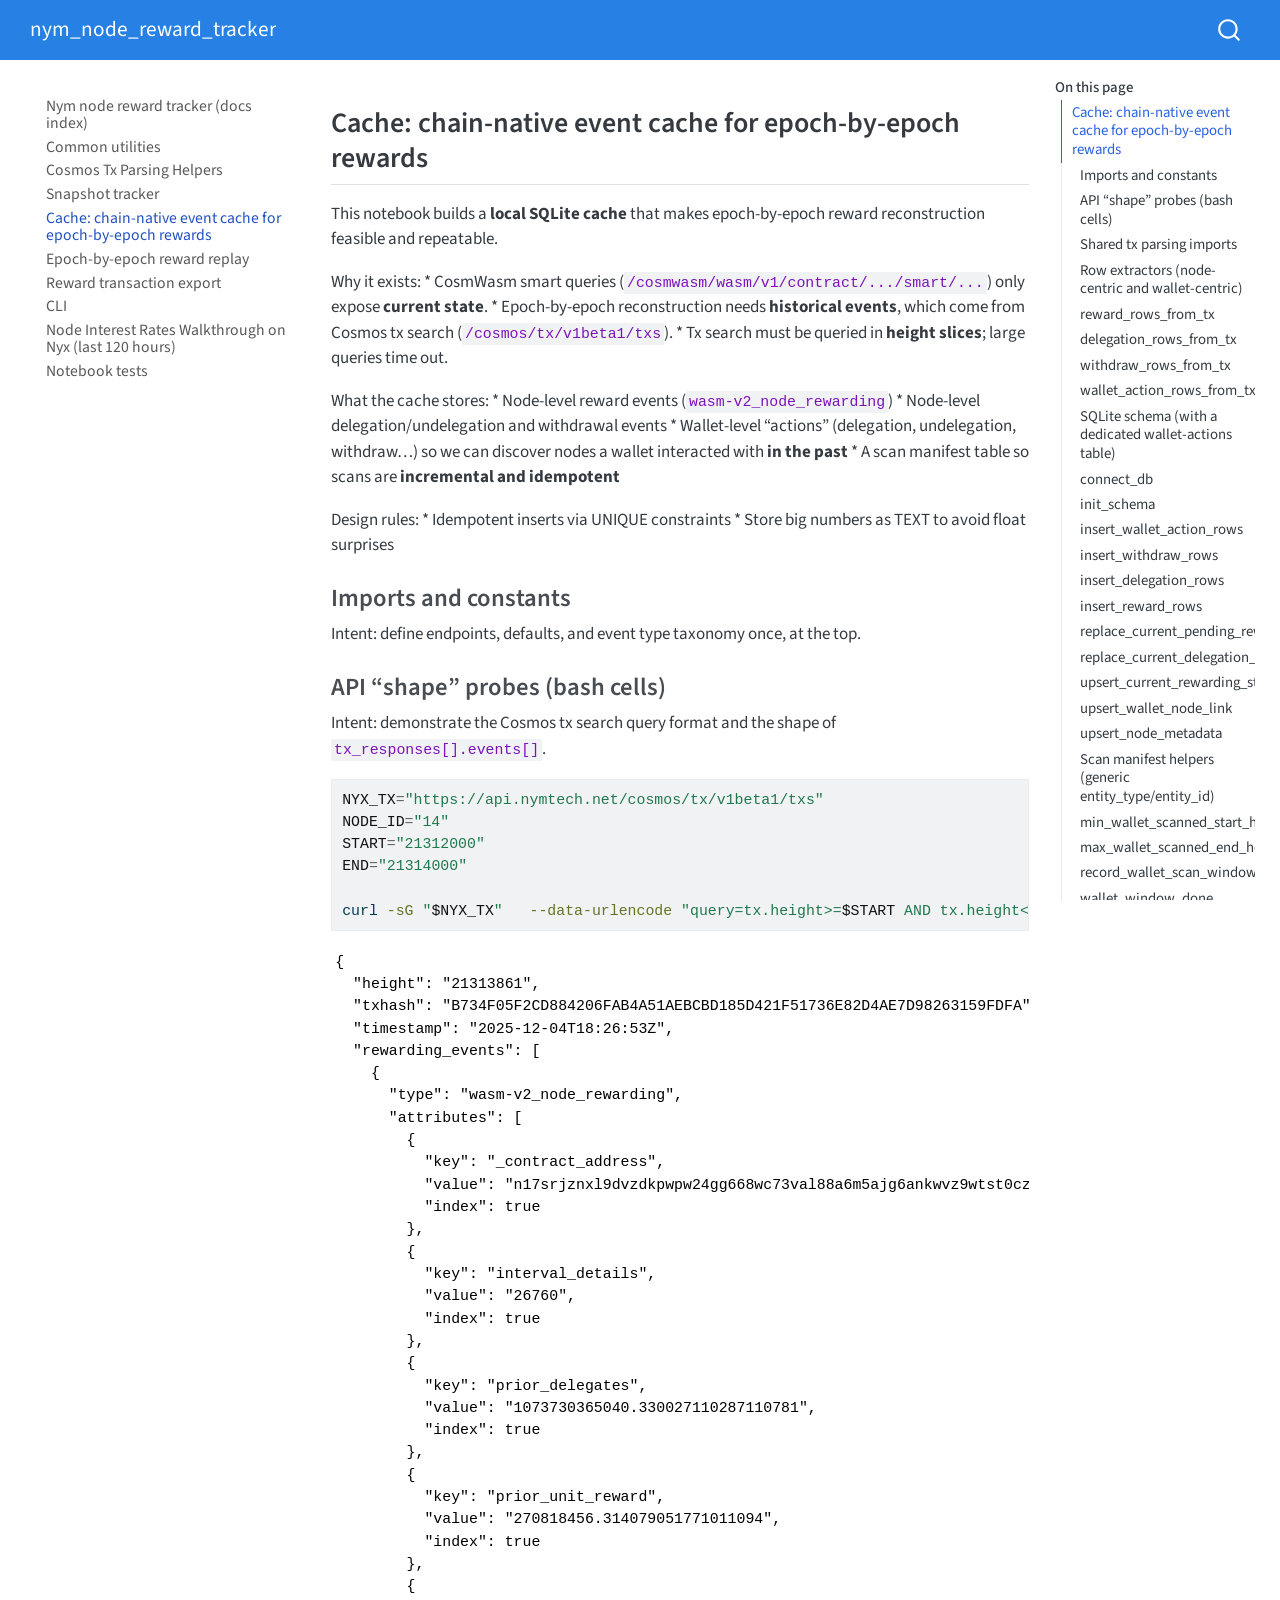
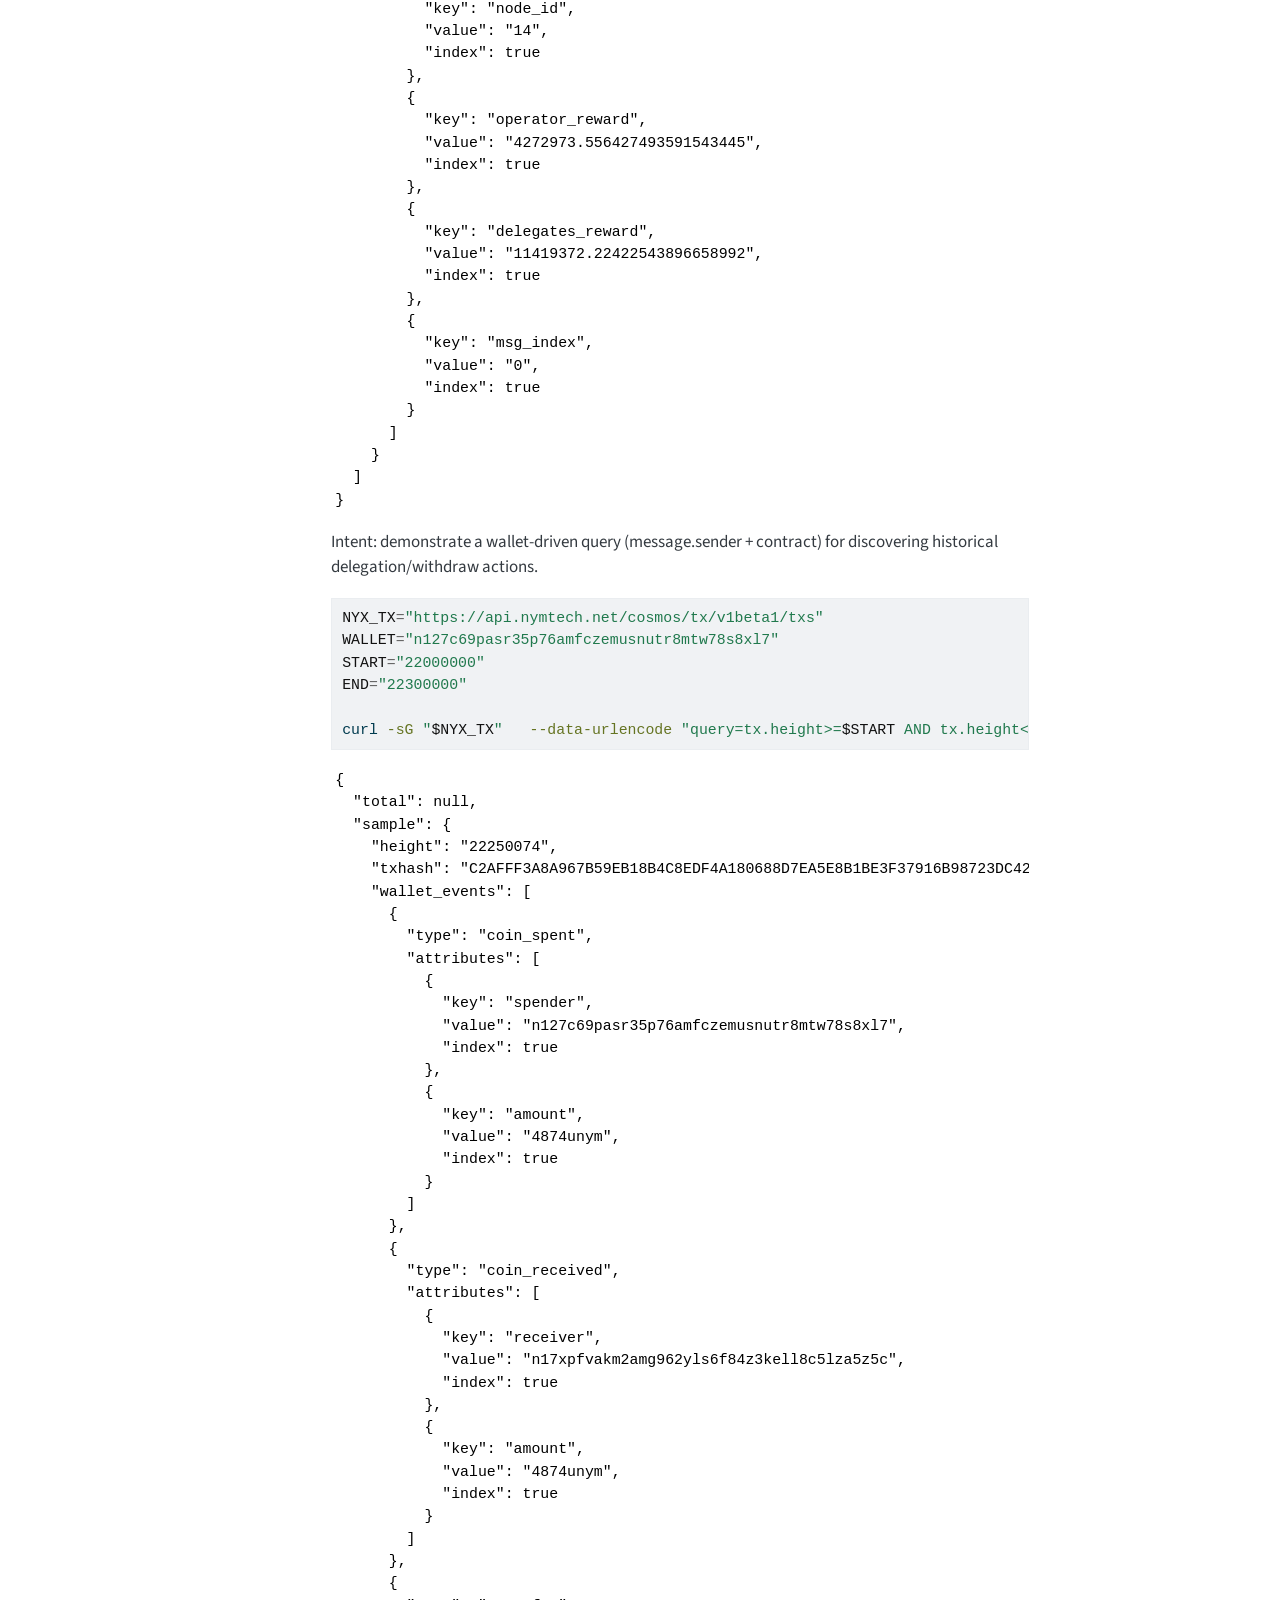
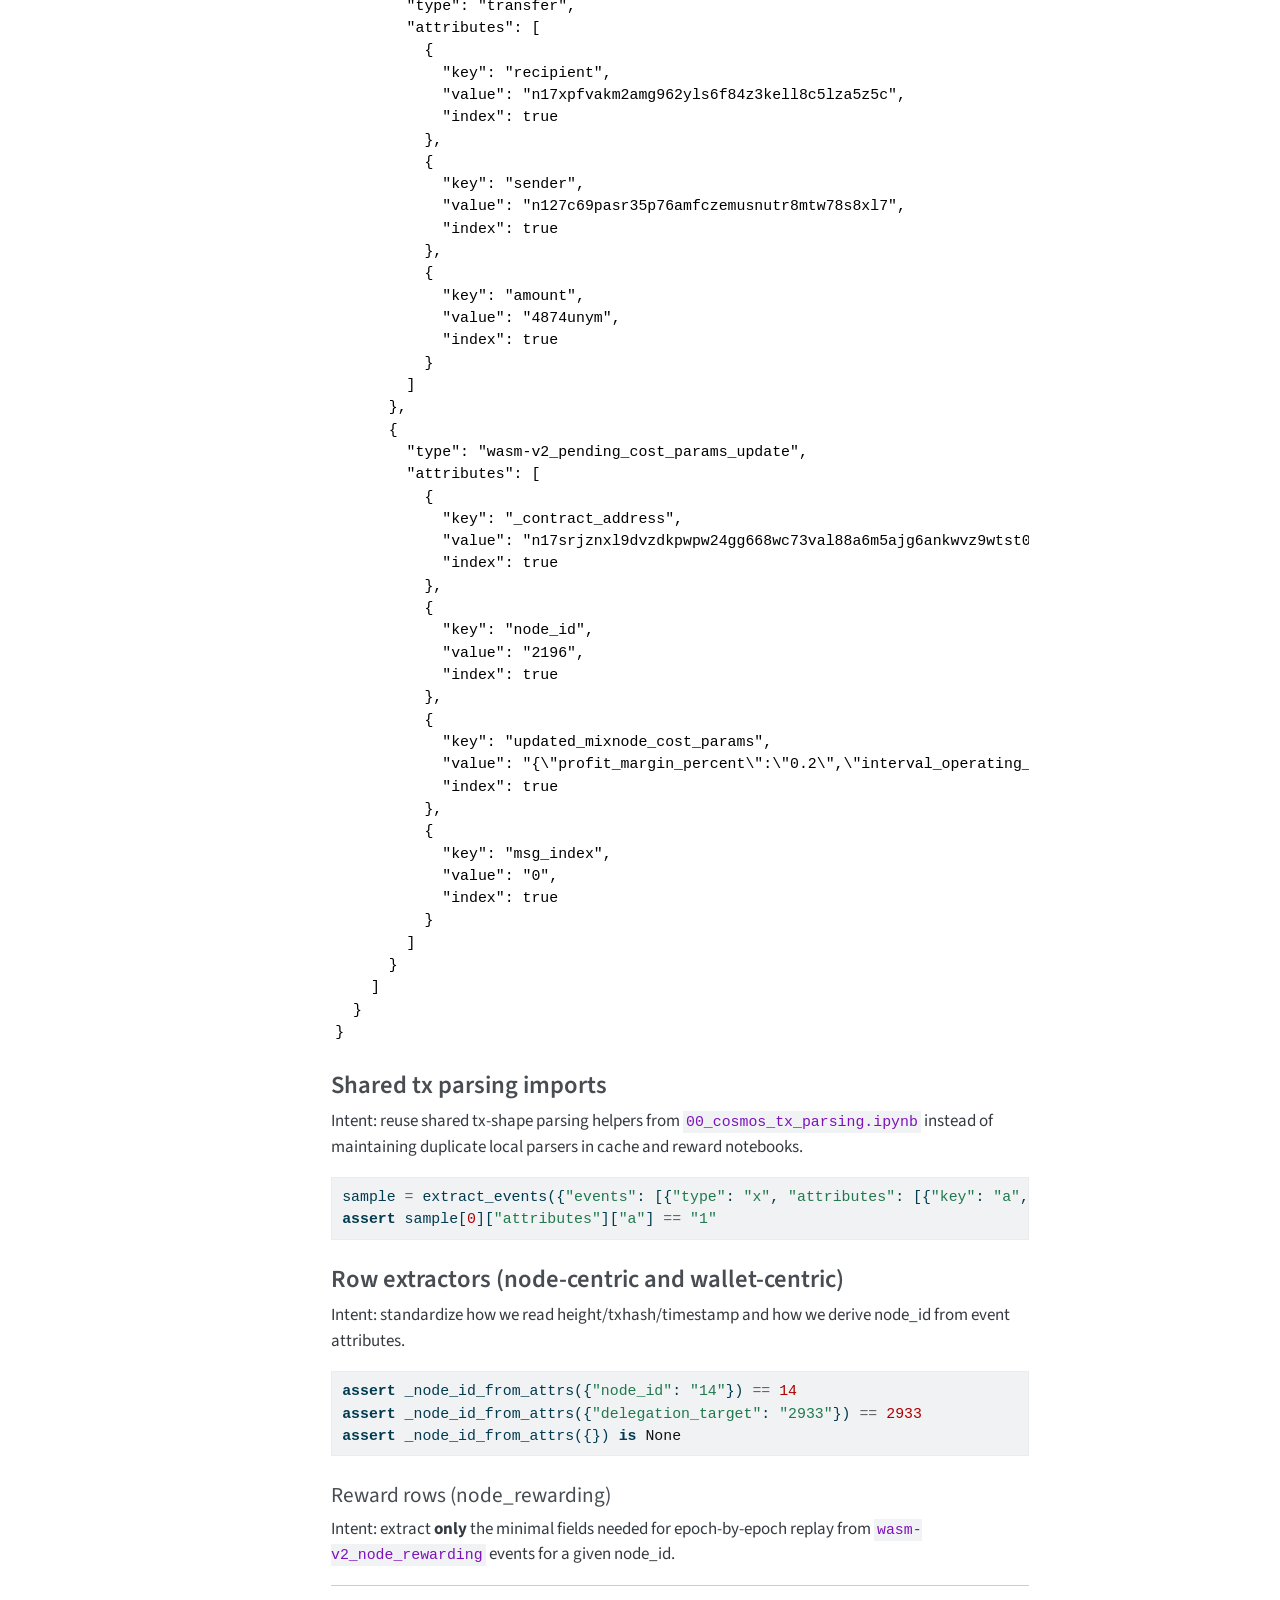
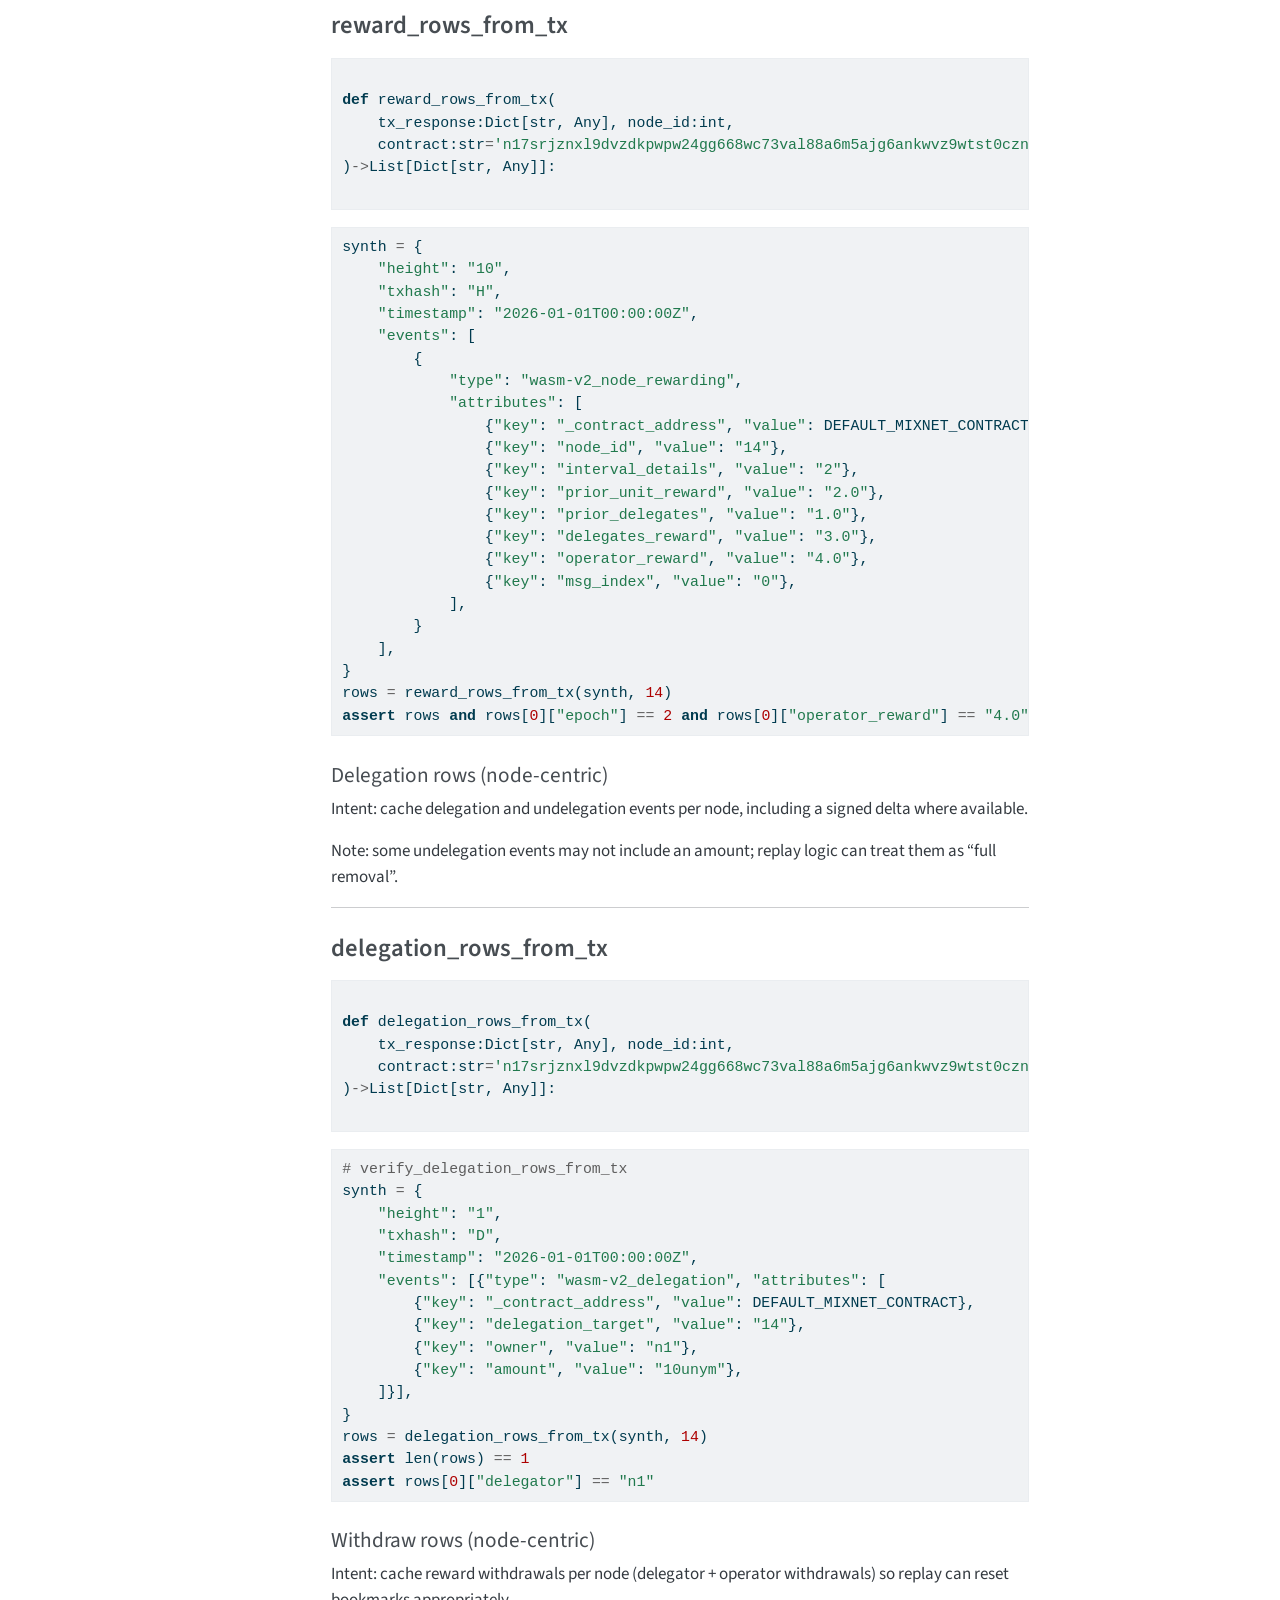
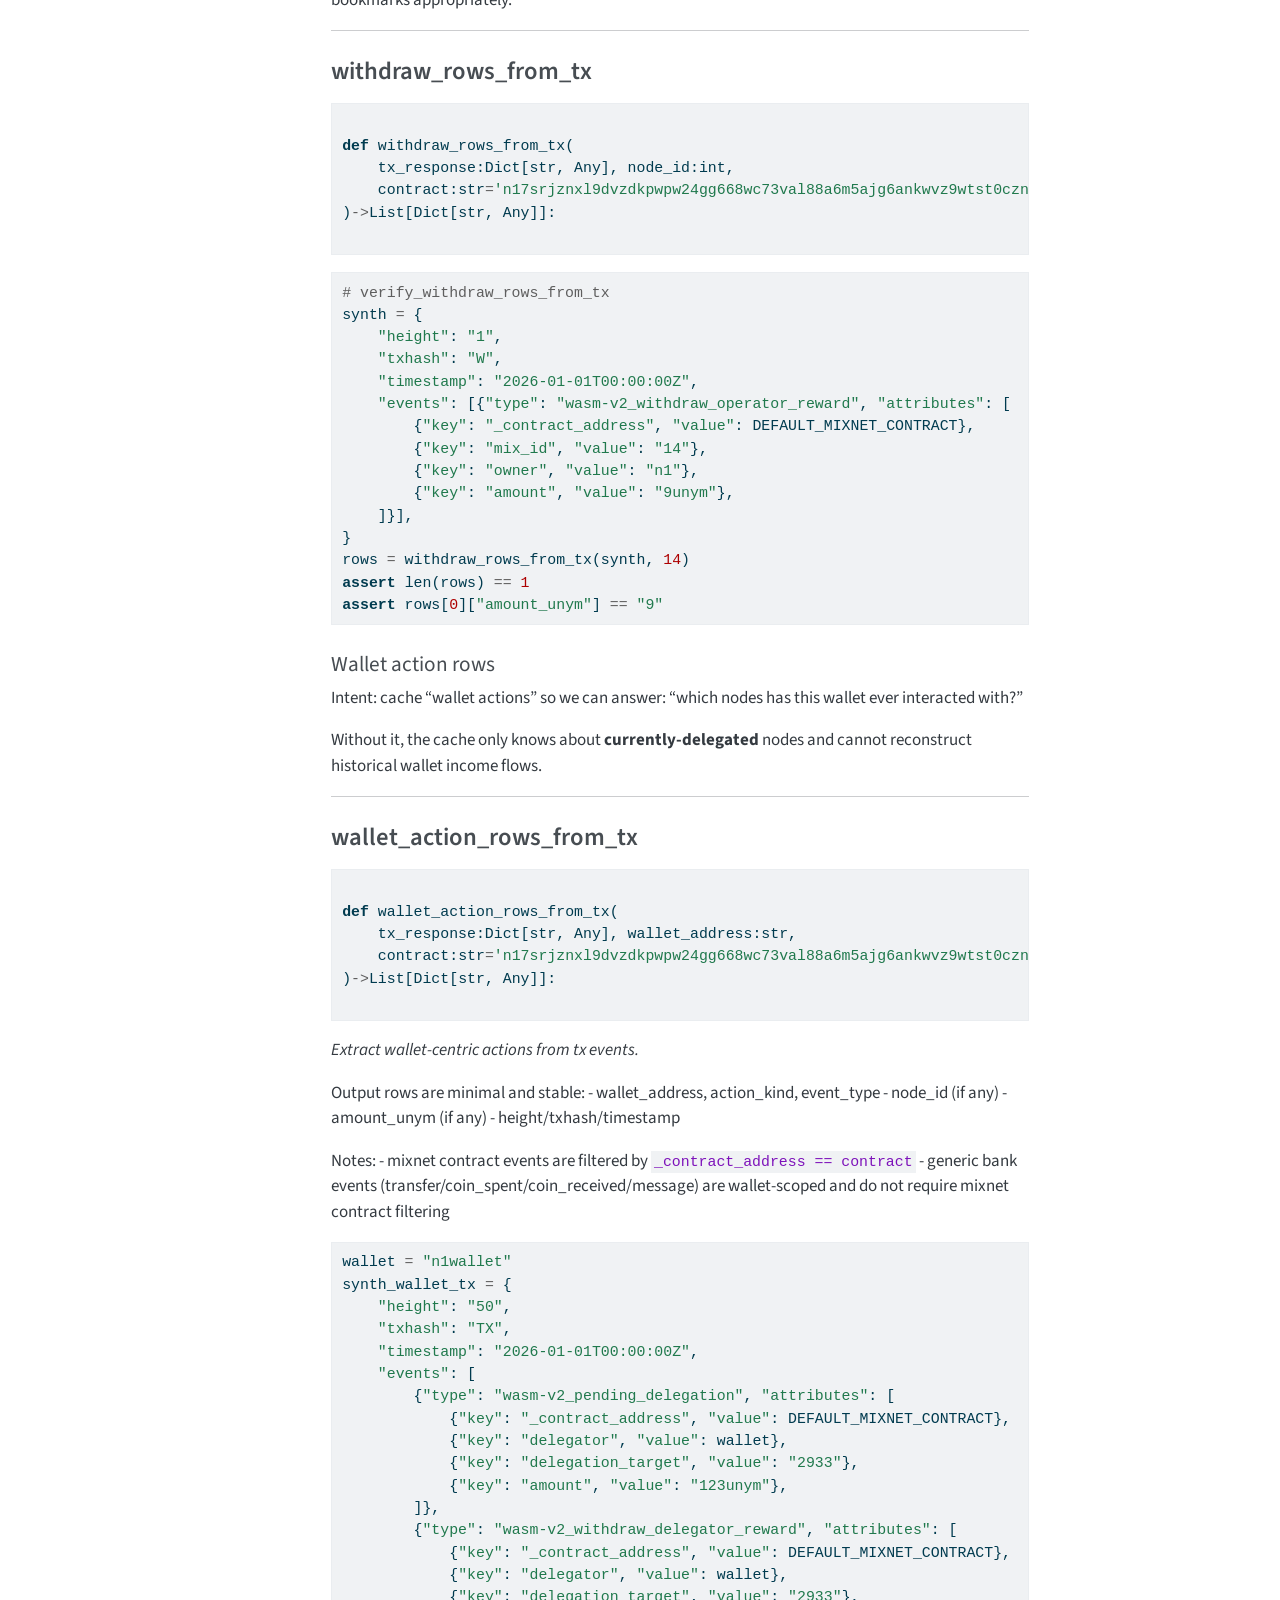
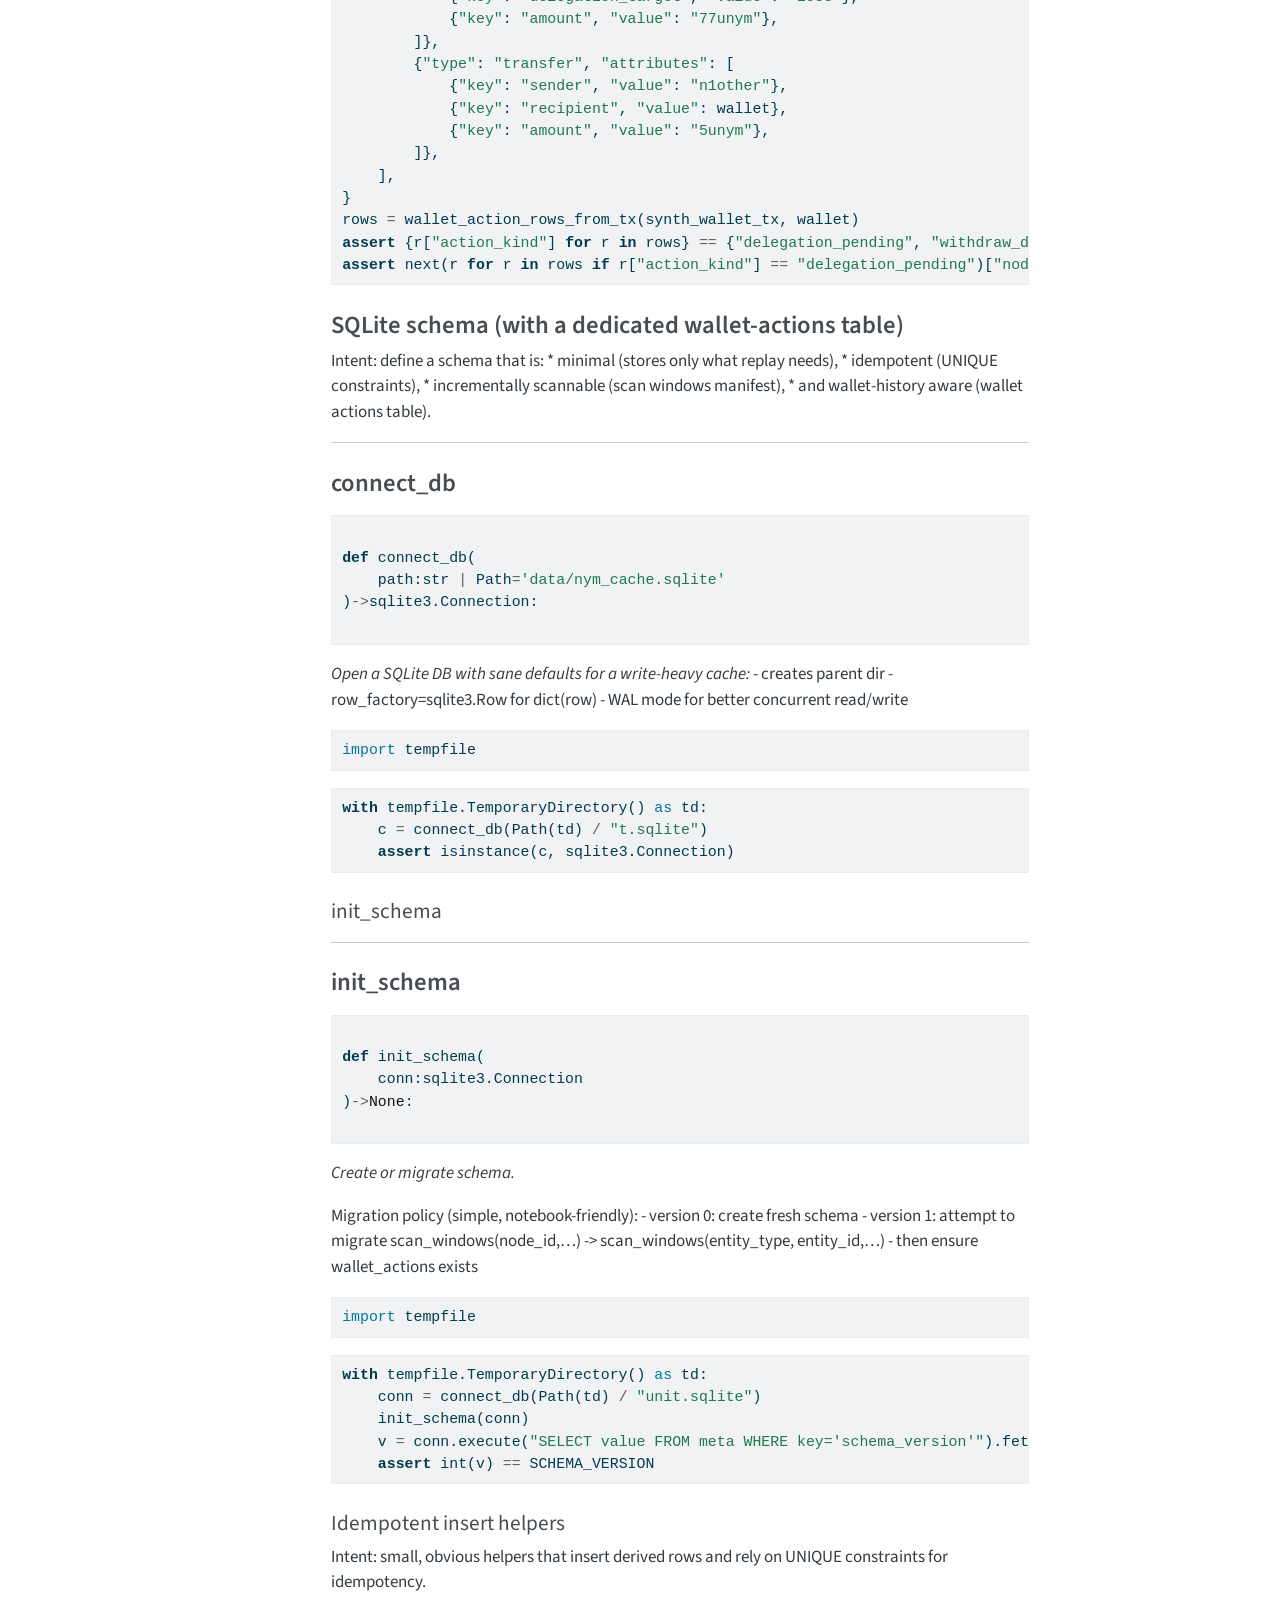
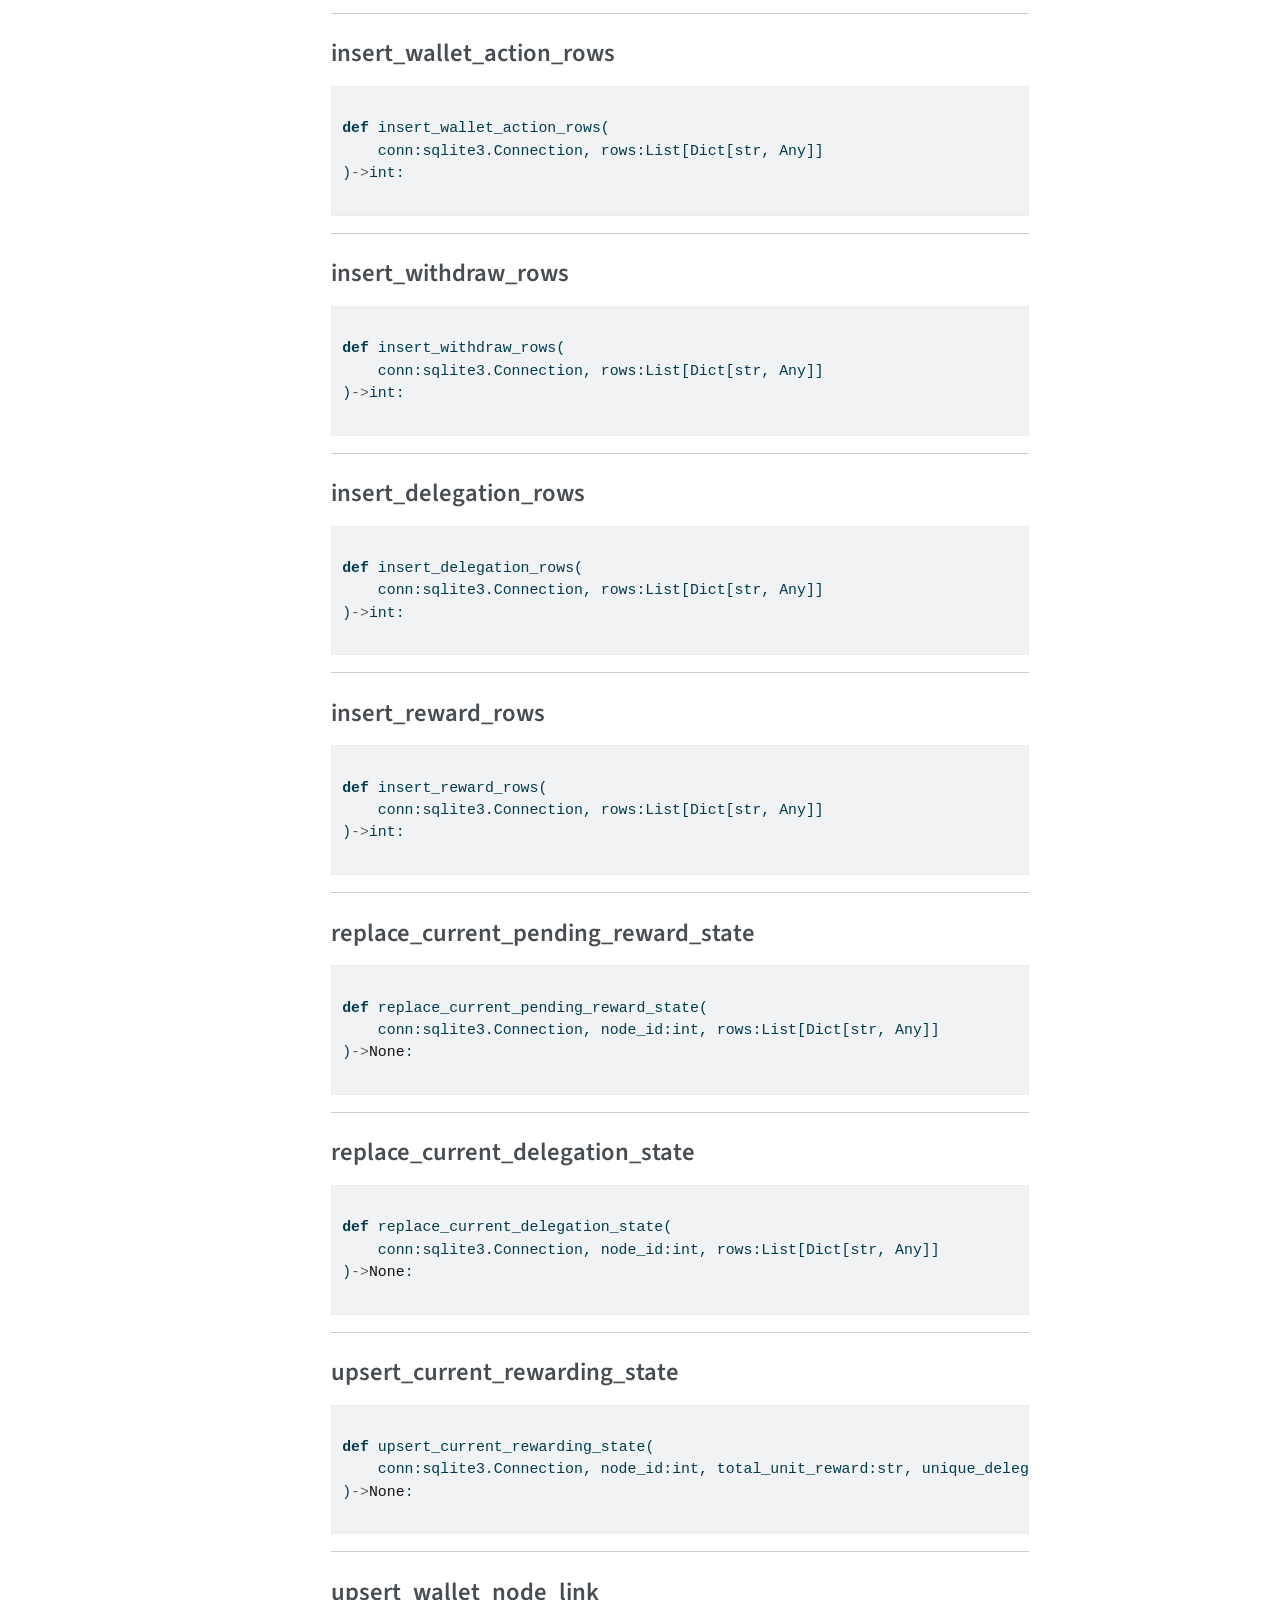
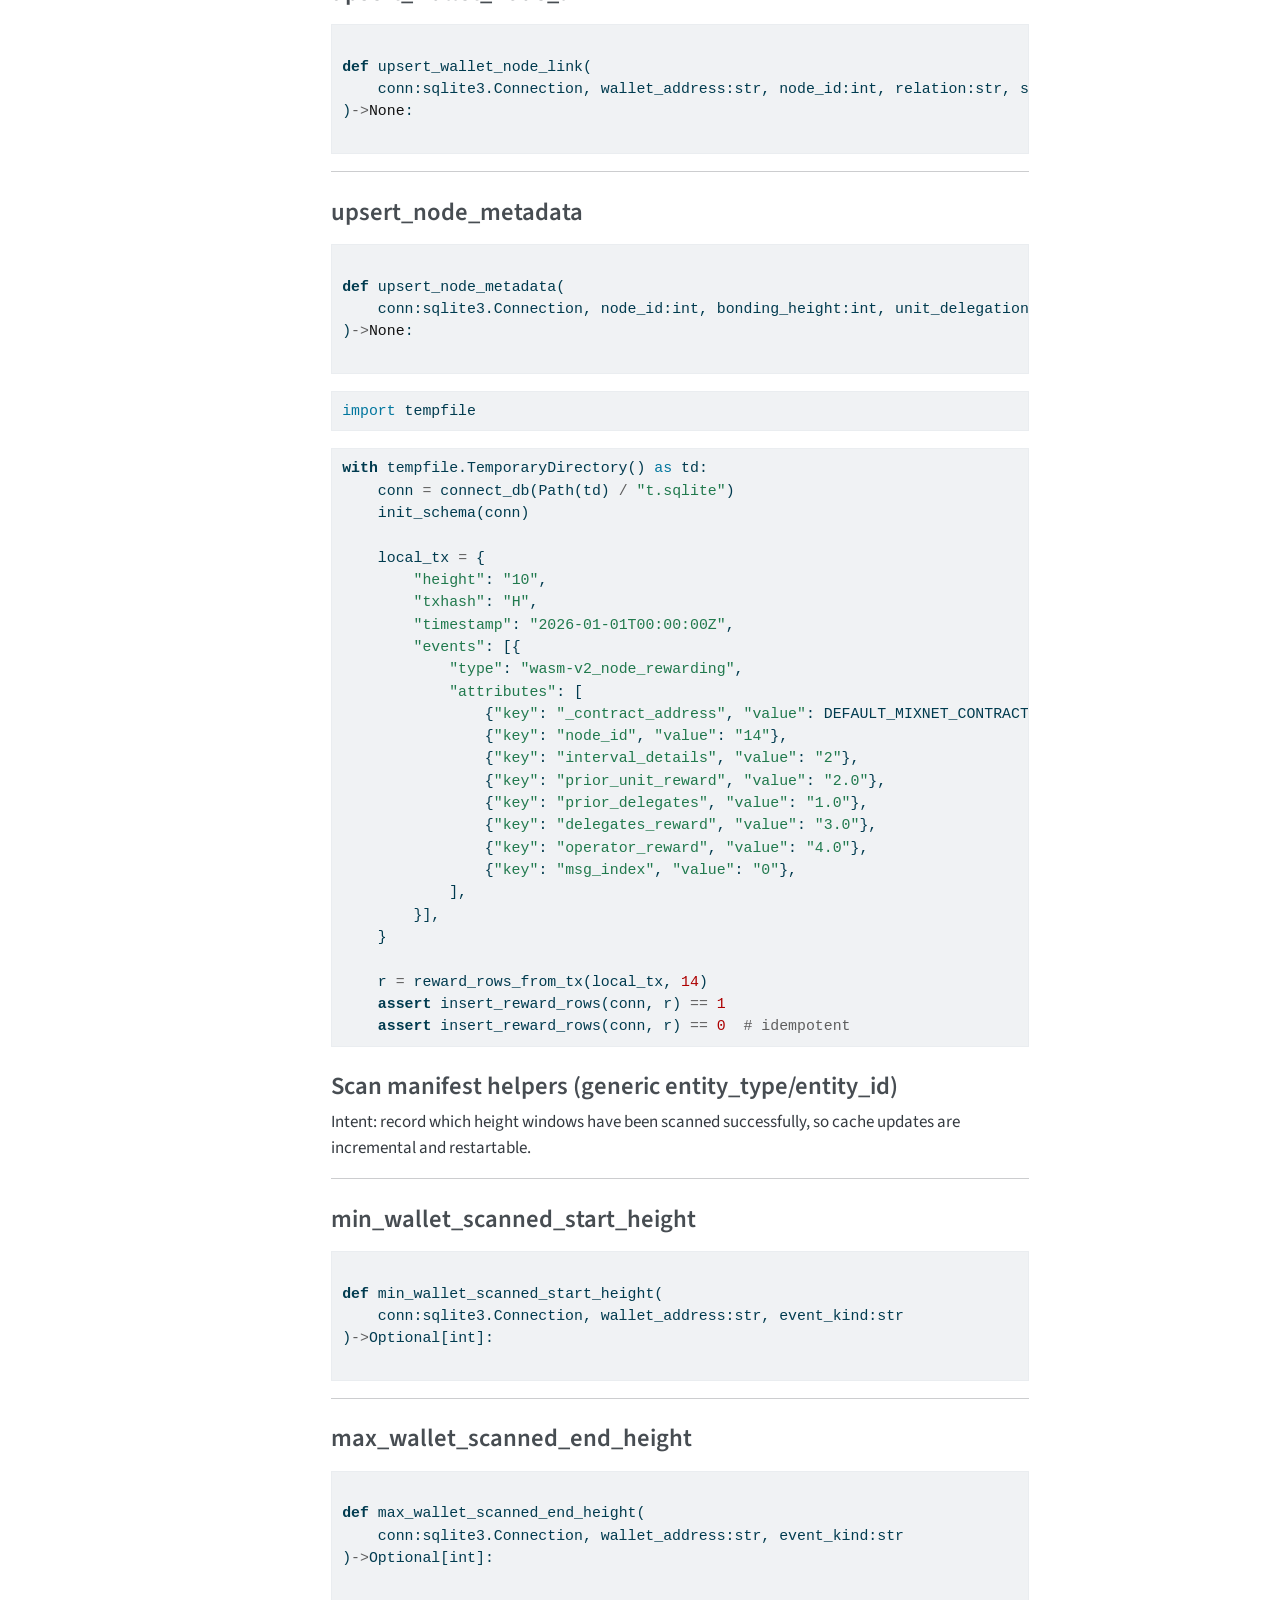
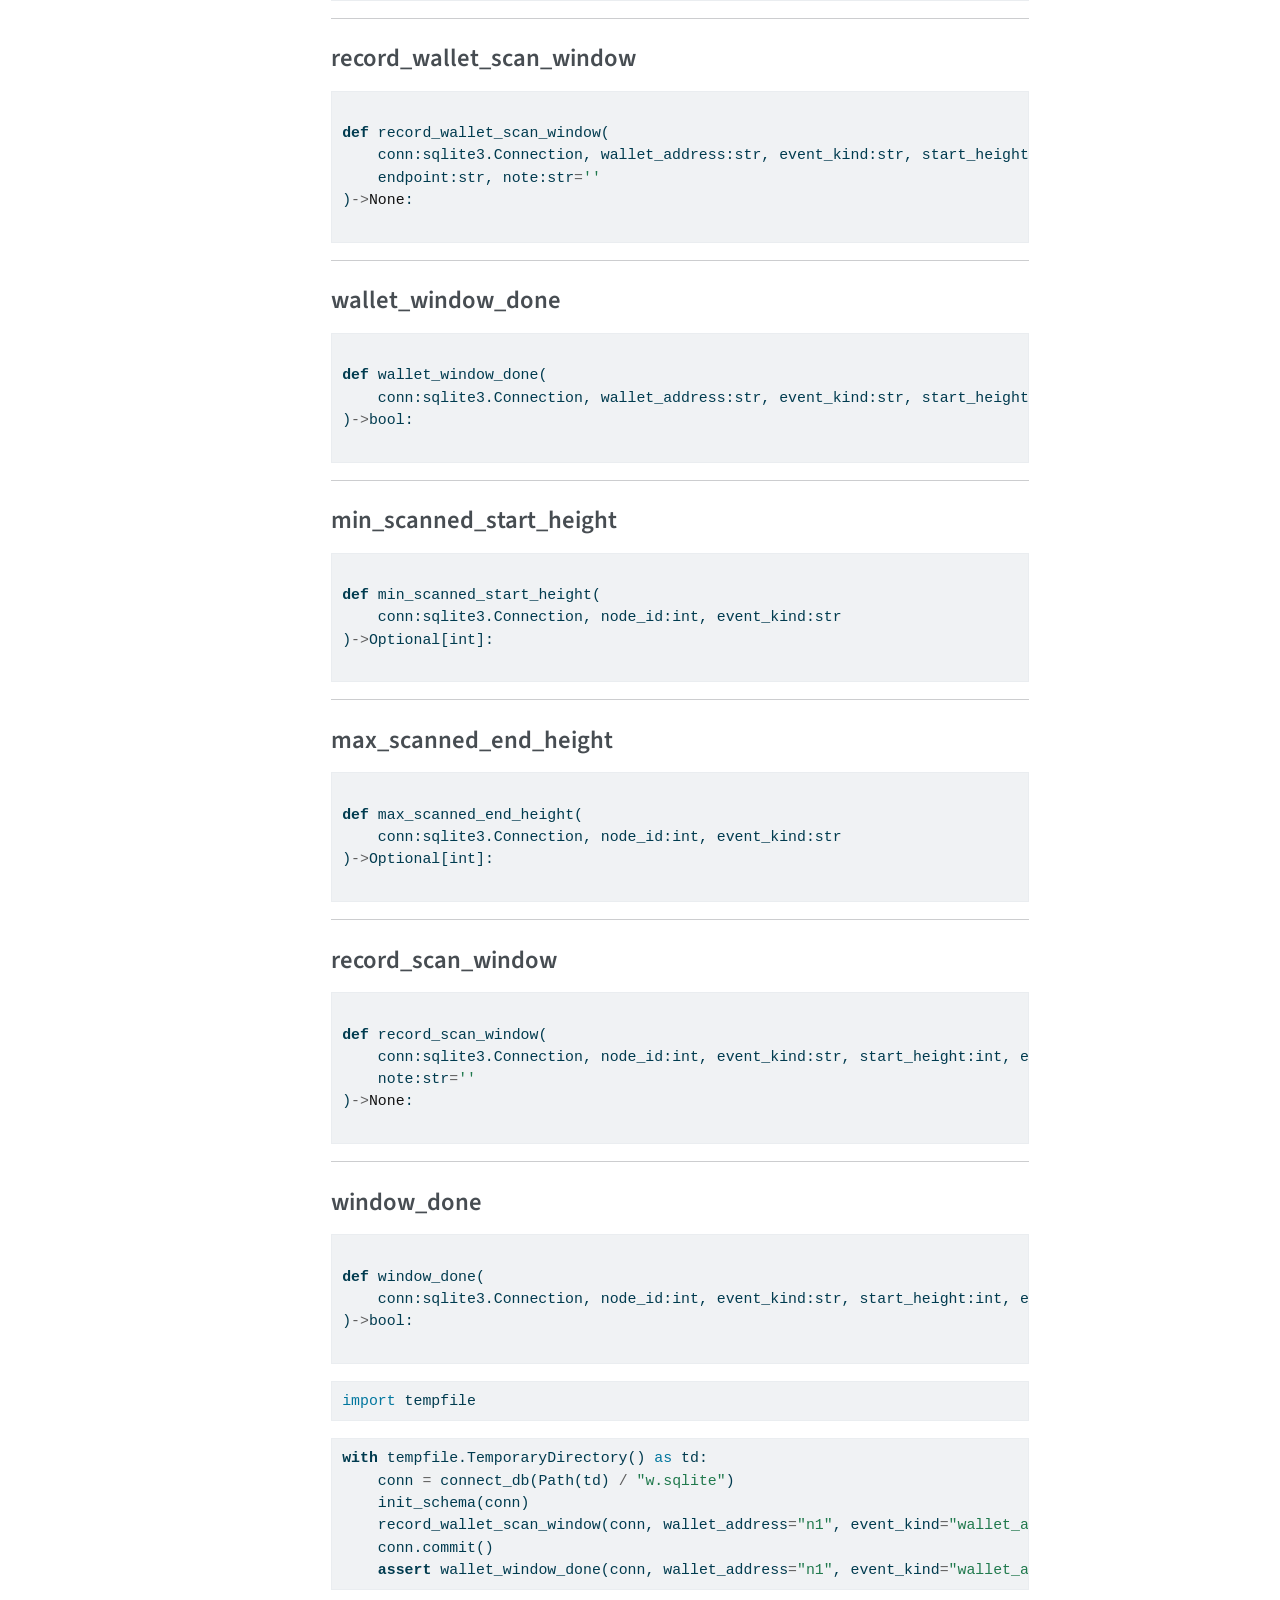
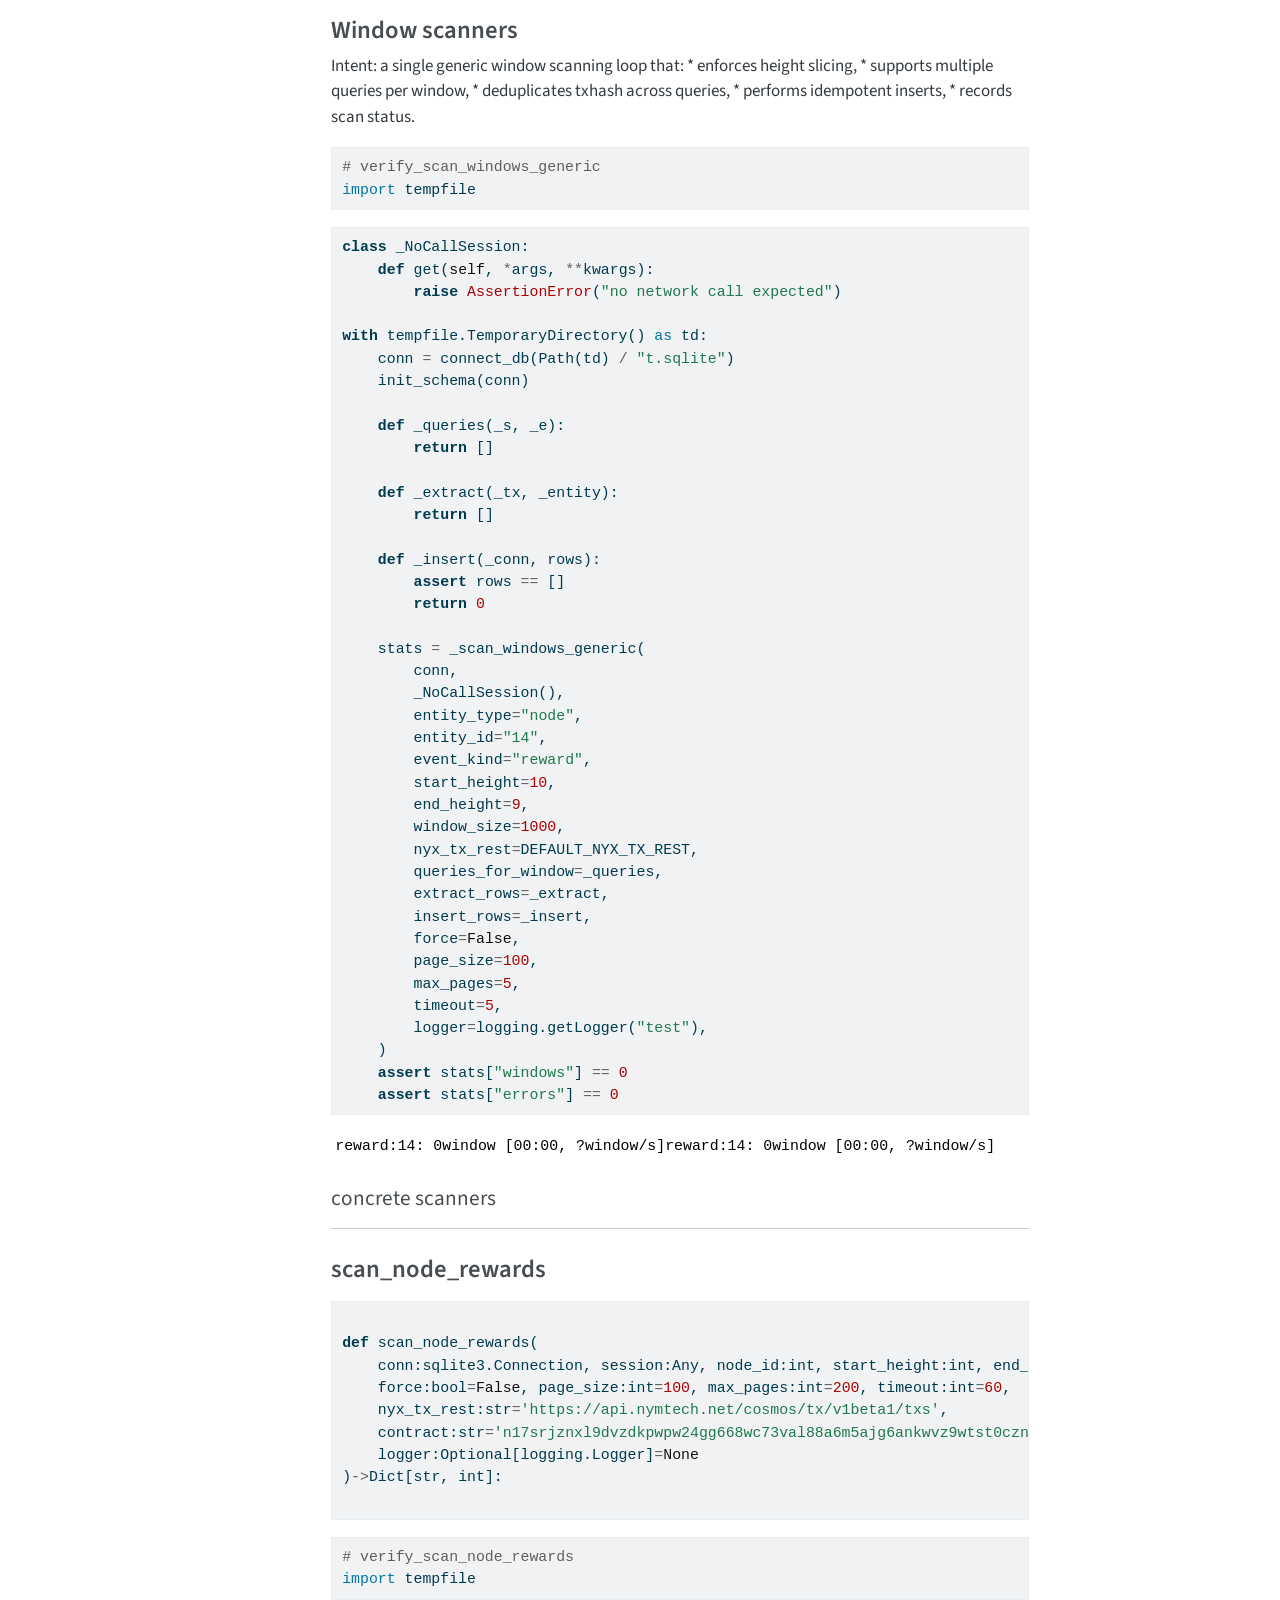
<file: 02_cache.html>
<!DOCTYPE html>
<html xmlns="http://www.w3.org/1999/xhtml" lang="en" xml:lang="en"><head>

<meta charset="utf-8">
<meta name="generator" content="quarto-1.8.26">

<meta name="viewport" content="width=device-width, initial-scale=1.0, user-scalable=yes">


<title>cache – nym_node_reward_tracker</title>
<style>
code{white-space: pre-wrap;}
span.smallcaps{font-variant: small-caps;}
div.columns{display: flex; gap: min(4vw, 1.5em);}
div.column{flex: auto; overflow-x: auto;}
div.hanging-indent{margin-left: 1.5em; text-indent: -1.5em;}
ul.task-list{list-style: none;}
ul.task-list li input[type="checkbox"] {
  width: 0.8em;
  margin: 0 0.8em 0.2em -1em; /* quarto-specific, see https://github.com/quarto-dev/quarto-cli/issues/4556 */ 
  vertical-align: middle;
}
/* CSS for syntax highlighting */
html { -webkit-text-size-adjust: 100%; }
pre > code.sourceCode { white-space: pre; position: relative; }
pre > code.sourceCode > span { display: inline-block; line-height: 1.25; }
pre > code.sourceCode > span:empty { height: 1.2em; }
.sourceCode { overflow: visible; }
code.sourceCode > span { color: inherit; text-decoration: inherit; }
div.sourceCode { margin: 1em 0; }
pre.sourceCode { margin: 0; }
@media screen {
div.sourceCode { overflow: auto; }
}
@media print {
pre > code.sourceCode { white-space: pre-wrap; }
pre > code.sourceCode > span { text-indent: -5em; padding-left: 5em; }
}
pre.numberSource code
  { counter-reset: source-line 0; }
pre.numberSource code > span
  { position: relative; left: -4em; counter-increment: source-line; }
pre.numberSource code > span > a:first-child::before
  { content: counter(source-line);
    position: relative; left: -1em; text-align: right; vertical-align: baseline;
    border: none; display: inline-block;
    -webkit-touch-callout: none; -webkit-user-select: none;
    -khtml-user-select: none; -moz-user-select: none;
    -ms-user-select: none; user-select: none;
    padding: 0 4px; width: 4em;
  }
pre.numberSource { margin-left: 3em;  padding-left: 4px; }
div.sourceCode
  {   }
@media screen {
pre > code.sourceCode > span > a:first-child::before { text-decoration: underline; }
}
</style>


<script src="site_libs/quarto-nav/quarto-nav.js"></script>
<script src="site_libs/quarto-nav/headroom.min.js"></script>
<script src="site_libs/clipboard/clipboard.min.js"></script>
<script src="site_libs/quarto-search/autocomplete.umd.js"></script>
<script src="site_libs/quarto-search/fuse.min.js"></script>
<script src="site_libs/quarto-search/quarto-search.js"></script>
<meta name="quarto:offset" content="./">
<script src="site_libs/quarto-html/quarto.js" type="module"></script>
<script src="site_libs/quarto-html/tabsets/tabsets.js" type="module"></script>
<script src="site_libs/quarto-html/axe/axe-check.js" type="module"></script>
<script src="site_libs/quarto-html/popper.min.js"></script>
<script src="site_libs/quarto-html/tippy.umd.min.js"></script>
<script src="site_libs/quarto-html/anchor.min.js"></script>
<link href="site_libs/quarto-html/tippy.css" rel="stylesheet">
<link href="site_libs/quarto-html/quarto-syntax-highlighting-587c61ba64f3a5504c4d52d930310e48.css" rel="stylesheet" id="quarto-text-highlighting-styles">
<script src="site_libs/bootstrap/bootstrap.min.js"></script>
<link href="site_libs/bootstrap/bootstrap-icons.css" rel="stylesheet">
<link href="site_libs/bootstrap/bootstrap-9d5a2df094f07d3ebac2a9aad7ed09f6.min.css" rel="stylesheet" append-hash="true" id="quarto-bootstrap" data-mode="light">
<script id="quarto-search-options" type="application/json">{
  "location": "navbar",
  "copy-button": false,
  "collapse-after": 3,
  "panel-placement": "end",
  "type": "overlay",
  "limit": 50,
  "keyboard-shortcut": [
    "f",
    "/",
    "s"
  ],
  "show-item-context": false,
  "language": {
    "search-no-results-text": "No results",
    "search-matching-documents-text": "matching documents",
    "search-copy-link-title": "Copy link to search",
    "search-hide-matches-text": "Hide additional matches",
    "search-more-match-text": "more match in this document",
    "search-more-matches-text": "more matches in this document",
    "search-clear-button-title": "Clear",
    "search-text-placeholder": "",
    "search-detached-cancel-button-title": "Cancel",
    "search-submit-button-title": "Submit",
    "search-label": "Search"
  }
}</script>


<link rel="stylesheet" href="styles.css">
<meta property="og:title" content="nym_node_reward_tracker">
<meta property="og:description" content="Track Nym node rewards and export reward withdrawal transactions">
<meta property="og:site_name" content="nym_node_reward_tracker">
<meta name="twitter:title" content="nym_node_reward_tracker">
<meta name="twitter:description" content="Track Nym node rewards and export reward withdrawal transactions">
<meta name="twitter:card" content="summary">
</head>

<body class="nav-sidebar floating nav-fixed quarto-light">

<div id="quarto-search-results"></div>
  <header id="quarto-header" class="headroom fixed-top">
    <nav class="navbar navbar-expand-lg " data-bs-theme="dark">
      <div class="navbar-container container-fluid">
      <div class="navbar-brand-container mx-auto">
    <a class="navbar-brand" href="./index.html">
    <span class="navbar-title">nym_node_reward_tracker</span>
    </a>
  </div>
        <div class="quarto-navbar-tools tools-end">
</div>
          <div id="quarto-search" class="" title="Search"></div>
      </div> <!-- /container-fluid -->
    </nav>
  <nav class="quarto-secondary-nav">
    <div class="container-fluid d-flex">
      <button type="button" class="quarto-btn-toggle btn" data-bs-toggle="collapse" role="button" data-bs-target=".quarto-sidebar-collapse-item" aria-controls="quarto-sidebar" aria-expanded="false" aria-label="Toggle sidebar navigation" onclick="if (window.quartoToggleHeadroom) { window.quartoToggleHeadroom(); }">
        <i class="bi bi-layout-text-sidebar-reverse"></i>
      </button>
        <nav class="quarto-page-breadcrumbs" aria-label="breadcrumb"><ol class="breadcrumb"><li class="breadcrumb-item"><a href="./02_cache.html">Cache: chain-native event cache for epoch-by-epoch rewards</a></li></ol></nav>
        <a class="flex-grow-1" role="navigation" data-bs-toggle="collapse" data-bs-target=".quarto-sidebar-collapse-item" aria-controls="quarto-sidebar" aria-expanded="false" aria-label="Toggle sidebar navigation" onclick="if (window.quartoToggleHeadroom) { window.quartoToggleHeadroom(); }">      
        </a>
    </div>
  </nav>
</header>
<!-- content -->
<div id="quarto-content" class="quarto-container page-columns page-rows-contents page-layout-full page-navbar">
<!-- sidebar -->
  <nav id="quarto-sidebar" class="sidebar collapse collapse-horizontal quarto-sidebar-collapse-item sidebar-navigation floating overflow-auto">
    <div class="sidebar-menu-container"> 
    <ul class="list-unstyled mt-1">
        <li class="sidebar-item">
  <div class="sidebar-item-container"> 
  <a href="./index.html" class="sidebar-item-text sidebar-link">
 <span class="menu-text">Nym node reward tracker (docs index)</span></a>
  </div>
</li>
        <li class="sidebar-item">
  <div class="sidebar-item-container"> 
  <a href="./common.html" class="sidebar-item-text sidebar-link">
 <span class="menu-text">Common utilities</span></a>
  </div>
</li>
        <li class="sidebar-item">
  <div class="sidebar-item-container"> 
  <a href="./cosmos_tx_parsing.html" class="sidebar-item-text sidebar-link">
 <span class="menu-text">Cosmos Tx Parsing Helpers</span></a>
  </div>
</li>
        <li class="sidebar-item">
  <div class="sidebar-item-container"> 
  <a href="./snapshot.html" class="sidebar-item-text sidebar-link">
 <span class="menu-text">Snapshot tracker</span></a>
  </div>
</li>
        <li class="sidebar-item">
  <div class="sidebar-item-container"> 
  <a href="./02_cache.html" class="sidebar-item-text sidebar-link active">
 <span class="menu-text">Cache: chain-native event cache for epoch-by-epoch rewards</span></a>
  </div>
</li>
        <li class="sidebar-item">
  <div class="sidebar-item-container"> 
  <a href="./epoch_by_epoch.html" class="sidebar-item-text sidebar-link">
 <span class="menu-text">Epoch-by-epoch reward replay</span></a>
  </div>
</li>
        <li class="sidebar-item">
  <div class="sidebar-item-container"> 
  <a href="./reward_transactions.html" class="sidebar-item-text sidebar-link">
 <span class="menu-text">Reward transaction export</span></a>
  </div>
</li>
        <li class="sidebar-item">
  <div class="sidebar-item-container"> 
  <a href="./cli.html" class="sidebar-item-text sidebar-link">
 <span class="menu-text">CLI</span></a>
  </div>
</li>
        <li class="sidebar-item">
  <div class="sidebar-item-container"> 
  <a href="./node_interest_rates_estimation.html" class="sidebar-item-text sidebar-link">
 <span class="menu-text">Node Interest Rates Walkthrough on Nyx (last 120 hours)</span></a>
  </div>
</li>
        <li class="sidebar-item">
  <div class="sidebar-item-container"> 
  <a href="./tests.html" class="sidebar-item-text sidebar-link">
 <span class="menu-text">Notebook tests</span></a>
  </div>
</li>
    </ul>
    </div>
</nav>
<div id="quarto-sidebar-glass" class="quarto-sidebar-collapse-item" data-bs-toggle="collapse" data-bs-target=".quarto-sidebar-collapse-item"></div>
<!-- margin-sidebar -->
    <div id="quarto-margin-sidebar" class="sidebar margin-sidebar">
        <nav id="TOC" role="doc-toc" class="toc-active">
    <h2 id="toc-title">On this page</h2>
   
  <ul>
  <li><a href="#cache-chain-native-event-cache-for-epoch-by-epoch-rewards" id="toc-cache-chain-native-event-cache-for-epoch-by-epoch-rewards" class="nav-link active" data-scroll-target="#cache-chain-native-event-cache-for-epoch-by-epoch-rewards">Cache: chain-native event cache for epoch-by-epoch rewards</a>
  <ul class="collapse">
  <li><a href="#imports-and-constants" id="toc-imports-and-constants" class="nav-link" data-scroll-target="#imports-and-constants">Imports and constants</a></li>
  <li><a href="#api-shape-probes-bash-cells" id="toc-api-shape-probes-bash-cells" class="nav-link" data-scroll-target="#api-shape-probes-bash-cells">API “shape” probes (bash cells)</a></li>
  <li><a href="#shared-tx-parsing-imports" id="toc-shared-tx-parsing-imports" class="nav-link" data-scroll-target="#shared-tx-parsing-imports">Shared tx parsing imports</a></li>
  <li><a href="#row-extractors-node-centric-and-wallet-centric" id="toc-row-extractors-node-centric-and-wallet-centric" class="nav-link" data-scroll-target="#row-extractors-node-centric-and-wallet-centric">Row extractors (node-centric and wallet-centric)</a></li>
  <li><a href="#reward_rows_from_tx" id="toc-reward_rows_from_tx" class="nav-link" data-scroll-target="#reward_rows_from_tx">reward_rows_from_tx</a></li>
  <li><a href="#delegation_rows_from_tx" id="toc-delegation_rows_from_tx" class="nav-link" data-scroll-target="#delegation_rows_from_tx">delegation_rows_from_tx</a></li>
  <li><a href="#withdraw_rows_from_tx" id="toc-withdraw_rows_from_tx" class="nav-link" data-scroll-target="#withdraw_rows_from_tx">withdraw_rows_from_tx</a></li>
  <li><a href="#wallet_action_rows_from_tx" id="toc-wallet_action_rows_from_tx" class="nav-link" data-scroll-target="#wallet_action_rows_from_tx">wallet_action_rows_from_tx</a></li>
  <li><a href="#sqlite-schema-with-a-dedicated-wallet-actions-table" id="toc-sqlite-schema-with-a-dedicated-wallet-actions-table" class="nav-link" data-scroll-target="#sqlite-schema-with-a-dedicated-wallet-actions-table">SQLite schema (with a dedicated wallet-actions table)</a></li>
  <li><a href="#connect_db" id="toc-connect_db" class="nav-link" data-scroll-target="#connect_db">connect_db</a></li>
  <li><a href="#init_schema-1" id="toc-init_schema-1" class="nav-link" data-scroll-target="#init_schema-1">init_schema</a></li>
  <li><a href="#insert_wallet_action_rows" id="toc-insert_wallet_action_rows" class="nav-link" data-scroll-target="#insert_wallet_action_rows">insert_wallet_action_rows</a></li>
  <li><a href="#insert_withdraw_rows" id="toc-insert_withdraw_rows" class="nav-link" data-scroll-target="#insert_withdraw_rows">insert_withdraw_rows</a></li>
  <li><a href="#insert_delegation_rows" id="toc-insert_delegation_rows" class="nav-link" data-scroll-target="#insert_delegation_rows">insert_delegation_rows</a></li>
  <li><a href="#insert_reward_rows" id="toc-insert_reward_rows" class="nav-link" data-scroll-target="#insert_reward_rows">insert_reward_rows</a></li>
  <li><a href="#replace_current_pending_reward_state" id="toc-replace_current_pending_reward_state" class="nav-link" data-scroll-target="#replace_current_pending_reward_state">replace_current_pending_reward_state</a></li>
  <li><a href="#replace_current_delegation_state" id="toc-replace_current_delegation_state" class="nav-link" data-scroll-target="#replace_current_delegation_state">replace_current_delegation_state</a></li>
  <li><a href="#upsert_current_rewarding_state" id="toc-upsert_current_rewarding_state" class="nav-link" data-scroll-target="#upsert_current_rewarding_state">upsert_current_rewarding_state</a></li>
  <li><a href="#upsert_wallet_node_link" id="toc-upsert_wallet_node_link" class="nav-link" data-scroll-target="#upsert_wallet_node_link">upsert_wallet_node_link</a></li>
  <li><a href="#upsert_node_metadata" id="toc-upsert_node_metadata" class="nav-link" data-scroll-target="#upsert_node_metadata">upsert_node_metadata</a></li>
  <li><a href="#scan-manifest-helpers-generic-entity_typeentity_id" id="toc-scan-manifest-helpers-generic-entity_typeentity_id" class="nav-link" data-scroll-target="#scan-manifest-helpers-generic-entity_typeentity_id">Scan manifest helpers (generic entity_type/entity_id)</a></li>
  <li><a href="#min_wallet_scanned_start_height" id="toc-min_wallet_scanned_start_height" class="nav-link" data-scroll-target="#min_wallet_scanned_start_height">min_wallet_scanned_start_height</a></li>
  <li><a href="#max_wallet_scanned_end_height" id="toc-max_wallet_scanned_end_height" class="nav-link" data-scroll-target="#max_wallet_scanned_end_height">max_wallet_scanned_end_height</a></li>
  <li><a href="#record_wallet_scan_window" id="toc-record_wallet_scan_window" class="nav-link" data-scroll-target="#record_wallet_scan_window">record_wallet_scan_window</a></li>
  <li><a href="#wallet_window_done" id="toc-wallet_window_done" class="nav-link" data-scroll-target="#wallet_window_done">wallet_window_done</a></li>
  <li><a href="#min_scanned_start_height" id="toc-min_scanned_start_height" class="nav-link" data-scroll-target="#min_scanned_start_height">min_scanned_start_height</a></li>
  <li><a href="#max_scanned_end_height" id="toc-max_scanned_end_height" class="nav-link" data-scroll-target="#max_scanned_end_height">max_scanned_end_height</a></li>
  <li><a href="#record_scan_window" id="toc-record_scan_window" class="nav-link" data-scroll-target="#record_scan_window">record_scan_window</a></li>
  <li><a href="#window_done" id="toc-window_done" class="nav-link" data-scroll-target="#window_done">window_done</a></li>
  <li><a href="#window-scanners" id="toc-window-scanners" class="nav-link" data-scroll-target="#window-scanners">Window scanners</a></li>
  <li><a href="#scan_node_rewards" id="toc-scan_node_rewards" class="nav-link" data-scroll-target="#scan_node_rewards">scan_node_rewards</a></li>
  <li><a href="#scan_node_delegations" id="toc-scan_node_delegations" class="nav-link" data-scroll-target="#scan_node_delegations">scan_node_delegations</a></li>
  <li><a href="#scan_node_withdrawals" id="toc-scan_node_withdrawals" class="nav-link" data-scroll-target="#scan_node_withdrawals">scan_node_withdrawals</a></li>
  <li><a href="#scan_wallet_actions" id="toc-scan_wallet_actions" class="nav-link" data-scroll-target="#scan_wallet_actions">scan_wallet_actions</a></li>
  <li><a href="#cached-read-helpers" id="toc-cached-read-helpers" class="nav-link" data-scroll-target="#cached-read-helpers">Cached read helpers</a></li>
  <li><a href="#get_cached_wallet_actions" id="toc-get_cached_wallet_actions" class="nav-link" data-scroll-target="#get_cached_wallet_actions">get_cached_wallet_actions</a></li>
  <li><a href="#get_cached_current_pending_reward_state" id="toc-get_cached_current_pending_reward_state" class="nav-link" data-scroll-target="#get_cached_current_pending_reward_state">get_cached_current_pending_reward_state</a></li>
  <li><a href="#get_cached_current_rewarding_state" id="toc-get_cached_current_rewarding_state" class="nav-link" data-scroll-target="#get_cached_current_rewarding_state">get_cached_current_rewarding_state</a></li>
  <li><a href="#get_cached_current_delegation_state" id="toc-get_cached_current_delegation_state" class="nav-link" data-scroll-target="#get_cached_current_delegation_state">get_cached_current_delegation_state</a></li>
  <li><a href="#get_cached_withdraw_events" id="toc-get_cached_withdraw_events" class="nav-link" data-scroll-target="#get_cached_withdraw_events">get_cached_withdraw_events</a></li>
  <li><a href="#get_cached_delegation_events" id="toc-get_cached_delegation_events" class="nav-link" data-scroll-target="#get_cached_delegation_events">get_cached_delegation_events</a></li>
  <li><a href="#get_cached_reward_events" id="toc-get_cached_reward_events" class="nav-link" data-scroll-target="#get_cached_reward_events">get_cached_reward_events</a></li>
  <li><a href="#derive-historical-node-set-per-wallet-from-wallet_actions" id="toc-derive-historical-node-set-per-wallet-from-wallet_actions" class="nav-link" data-scroll-target="#derive-historical-node-set-per-wallet-from-wallet_actions">Derive “historical node set” per wallet from wallet_actions</a></li>
  <li><a href="#wallet_nodes_from_cache" id="toc-wallet_nodes_from_cache" class="nav-link" data-scroll-target="#wallet_nodes_from_cache">wallet_nodes_from_cache</a></li>
  <li><a href="#current-state-snapshots" id="toc-current-state-snapshots" class="nav-link" data-scroll-target="#current-state-snapshots">Current-state snapshots</a></li>
  <li><a href="#fetch_latest_height" id="toc-fetch_latest_height" class="nav-link" data-scroll-target="#fetch_latest_height">fetch_latest_height</a></li>
  <li><a href="#get_node_metadata" id="toc-get_node_metadata" class="nav-link" data-scroll-target="#get_node_metadata">get_node_metadata</a></li>
  <li><a href="#get_node_delegations_current" id="toc-get_node_delegations_current" class="nav-link" data-scroll-target="#get_node_delegations_current">get_node_delegations_current</a></li>
  <li><a href="#get_owned_node_id" id="toc-get_owned_node_id" class="nav-link" data-scroll-target="#get_owned_node_id">get_owned_node_id</a></li>
  <li><a href="#get_delegator_delegations" id="toc-get_delegator_delegations" class="nav-link" data-scroll-target="#get_delegator_delegations">get_delegator_delegations</a></li>
  <li><a href="#discover_wallet_nodes" id="toc-discover_wallet_nodes" class="nav-link" data-scroll-target="#discover_wallet_nodes">discover_wallet_nodes</a></li>
  <li><a href="#get_pending_delegator_reward" id="toc-get_pending_delegator_reward" class="nav-link" data-scroll-target="#get_pending_delegator_reward">get_pending_delegator_reward</a></li>
  <li><a href="#run_cache-orchestration-wallet-actions-first" id="toc-run_cache-orchestration-wallet-actions-first" class="nav-link" data-scroll-target="#run_cache-orchestration-wallet-actions-first">run_cache orchestration (wallet actions first)</a></li>
  <li><a href="#run_cache" id="toc-run_cache" class="nav-link" data-scroll-target="#run_cache">run_cache</a></li>
  <li><a href="#deterministic-unit-checks-offline" id="toc-deterministic-unit-checks-offline" class="nav-link" data-scroll-target="#deterministic-unit-checks-offline">Deterministic unit checks (offline)</a></li>
  </ul></li>
  </ul>
<div class="toc-actions"><ul><li><a href="https://github.com/cs224/nym-node-reward-tracker/issues/new" class="toc-action"><i class="bi bi-github"></i>Report an issue</a></li></ul></div><div class="quarto-alternate-formats"><h2>Other Formats</h2><ul><li><a href="02_cache.md"><i class="bi bi-file-code"></i>CommonMark</a></li></ul></div></nav>
    </div>
<!-- main -->
<main class="content column-body" id="quarto-document-content"><header id="title-block-header" class="quarto-title-block"></header>




<!-- WARNING: THIS FILE WAS AUTOGENERATED! DO NOT EDIT! -->
<section id="cache-chain-native-event-cache-for-epoch-by-epoch-rewards" class="level2">
<h2 class="anchored" data-anchor-id="cache-chain-native-event-cache-for-epoch-by-epoch-rewards">Cache: chain-native event cache for epoch-by-epoch rewards</h2>
<p>This notebook builds a <strong>local SQLite cache</strong> that makes epoch-by-epoch reward reconstruction feasible and repeatable.</p>
<p>Why it exists: * CosmWasm smart queries (<code>/cosmwasm/wasm/v1/contract/.../smart/...</code>) only expose <strong>current state</strong>. * Epoch-by-epoch reconstruction needs <strong>historical events</strong>, which come from Cosmos tx search (<code>/cosmos/tx/v1beta1/txs</code>). * Tx search must be queried in <strong>height slices</strong>; large queries time out.</p>
<p>What the cache stores: * Node-level reward events (<code>wasm-v2_node_rewarding</code>) * Node-level delegation/undelegation and withdrawal events * Wallet-level “actions” (delegation, undelegation, withdraw…) so we can discover nodes a wallet interacted with <strong>in the past</strong> * A scan manifest table so scans are <strong>incremental and idempotent</strong></p>
<p>Design rules: * Idempotent inserts via UNIQUE constraints * Store big numbers as TEXT to avoid float surprises</p>
<section id="imports-and-constants" class="level3">
<h3 class="anchored" data-anchor-id="imports-and-constants">Imports and constants</h3>
<p>Intent: define endpoints, defaults, and event type taxonomy once, at the top.</p>
</section>
<section id="api-shape-probes-bash-cells" class="level3">
<h3 class="anchored" data-anchor-id="api-shape-probes-bash-cells">API “shape” probes (bash cells)</h3>
<p>Intent: demonstrate the Cosmos tx search query format and the shape of <code>tx_responses[].events[]</code>.</p>
<div id="56c9664f-908e-4430-b0ad-07fa2586eb97" class="cell" data-quarto-private-1="{&quot;key&quot;:&quot;execution&quot;,&quot;value&quot;:{&quot;iopub.execute_input&quot;:&quot;2026-02-12T12:37:02.097529Z&quot;,&quot;iopub.status.busy&quot;:&quot;2026-02-12T12:37:02.097398Z&quot;,&quot;iopub.status.idle&quot;:&quot;2026-02-12T12:37:02.478006Z&quot;,&quot;shell.execute_reply&quot;:&quot;2026-02-12T12:37:02.477230Z&quot;}}" data-execution_count="5">
<div class="code-copy-outer-scaffold"><div class="sourceCode cell-code" id="cb1"><pre class="sourceCode bash code-with-copy"><code class="sourceCode bash"><span id="cb1-1"><a href="#cb1-1" aria-hidden="true" tabindex="-1"></a><span class="va">NYX_TX</span><span class="op">=</span><span class="st">"https://api.nymtech.net/cosmos/tx/v1beta1/txs"</span></span>
<span id="cb1-2"><a href="#cb1-2" aria-hidden="true" tabindex="-1"></a><span class="va">NODE_ID</span><span class="op">=</span><span class="st">"14"</span></span>
<span id="cb1-3"><a href="#cb1-3" aria-hidden="true" tabindex="-1"></a><span class="va">START</span><span class="op">=</span><span class="st">"21312000"</span></span>
<span id="cb1-4"><a href="#cb1-4" aria-hidden="true" tabindex="-1"></a><span class="va">END</span><span class="op">=</span><span class="st">"21314000"</span></span>
<span id="cb1-5"><a href="#cb1-5" aria-hidden="true" tabindex="-1"></a></span>
<span id="cb1-6"><a href="#cb1-6" aria-hidden="true" tabindex="-1"></a><span class="ex">curl</span> <span class="at">-sG</span> <span class="st">"</span><span class="va">$NYX_TX</span><span class="st">"</span>   <span class="at">--data-urlencode</span> <span class="st">"query=tx.height&gt;=</span><span class="va">$START</span><span class="st"> AND tx.height&lt;=</span><span class="va">$END</span><span class="st"> AND wasm-v2_node_rewarding.node_id='</span><span class="va">$NODE_ID</span><span class="st">'"</span>   <span class="at">--data-urlencode</span> <span class="st">"pagination.limit=1"</span>   <span class="at">--data-urlencode</span> <span class="st">"pagination.offset=0"</span>   <span class="at">--data-urlencode</span> <span class="st">"order_by=ORDER_BY_DESC"</span> <span class="kw">|</span> <span class="ex">jq</span> <span class="st">'.tx_responses[0] | {height, txhash, timestamp, rewarding_events: ([.events[] | select(.type=="wasm-v2_node_rewarding")][0:1])}'</span></span></code></pre></div><button title="Copy to Clipboard" class="code-copy-button"><i class="bi"></i></button></div>
<div class="cell-output cell-output-stdout">
<pre><code>{
  "height": "21313861",
  "txhash": "B734F05F2CD884206FAB4A51AEBCBD185D421F51736E82D4AE7D98263159FDFA",
  "timestamp": "2025-12-04T18:26:53Z",
  "rewarding_events": [
    {
      "type": "wasm-v2_node_rewarding",
      "attributes": [
        {
          "key": "_contract_address",
          "value": "n17srjznxl9dvzdkpwpw24gg668wc73val88a6m5ajg6ankwvz9wtst0cznr",
          "index": true
        },
        {
          "key": "interval_details",
          "value": "26760",
          "index": true
        },
        {
          "key": "prior_delegates",
          "value": "1073730365040.330027110287110781",
          "index": true
        },
        {
          "key": "prior_unit_reward",
          "value": "270818456.314079051771011094",
          "index": true
        },
        {
          "key": "node_id",
          "value": "14",
          "index": true
        },
        {
          "key": "operator_reward",
          "value": "4272973.556427493591543445",
          "index": true
        },
        {
          "key": "delegates_reward",
          "value": "11419372.22422543896658992",
          "index": true
        },
        {
          "key": "msg_index",
          "value": "0",
          "index": true
        }
      ]
    }
  ]
}</code></pre>
</div>
</div>
<p>Intent: demonstrate a wallet-driven query (message.sender + contract) for discovering historical delegation/withdraw actions.</p>
<div id="0368e73b-791e-4179-b8e1-89b1dd913d1c" class="cell" data-quarto-private-1="{&quot;key&quot;:&quot;execution&quot;,&quot;value&quot;:{&quot;iopub.execute_input&quot;:&quot;2026-02-12T12:37:02.481203Z&quot;,&quot;iopub.status.busy&quot;:&quot;2026-02-12T12:37:02.481030Z&quot;,&quot;iopub.status.idle&quot;:&quot;2026-02-12T12:37:02.562750Z&quot;,&quot;shell.execute_reply&quot;:&quot;2026-02-12T12:37:02.562122Z&quot;}}" data-execution_count="6">
<div class="code-copy-outer-scaffold"><div class="sourceCode cell-code" id="cb3"><pre class="sourceCode bash code-with-copy"><code class="sourceCode bash"><span id="cb3-1"><a href="#cb3-1" aria-hidden="true" tabindex="-1"></a><span class="va">NYX_TX</span><span class="op">=</span><span class="st">"https://api.nymtech.net/cosmos/tx/v1beta1/txs"</span></span>
<span id="cb3-2"><a href="#cb3-2" aria-hidden="true" tabindex="-1"></a><span class="va">WALLET</span><span class="op">=</span><span class="st">"n127c69pasr35p76amfczemusnutr8mtw78s8xl7"</span></span>
<span id="cb3-3"><a href="#cb3-3" aria-hidden="true" tabindex="-1"></a><span class="va">START</span><span class="op">=</span><span class="st">"22000000"</span></span>
<span id="cb3-4"><a href="#cb3-4" aria-hidden="true" tabindex="-1"></a><span class="va">END</span><span class="op">=</span><span class="st">"22300000"</span></span>
<span id="cb3-5"><a href="#cb3-5" aria-hidden="true" tabindex="-1"></a></span>
<span id="cb3-6"><a href="#cb3-6" aria-hidden="true" tabindex="-1"></a><span class="ex">curl</span> <span class="at">-sG</span> <span class="st">"</span><span class="va">$NYX_TX</span><span class="st">"</span>   <span class="at">--data-urlencode</span> <span class="st">"query=tx.height&gt;=</span><span class="va">$START</span><span class="st"> AND tx.height&lt;=</span><span class="va">$END</span><span class="st"> AND message.sender='</span><span class="va">$WALLET</span><span class="st">'"</span>   <span class="at">--data-urlencode</span> <span class="st">"pagination.limit=1"</span>   <span class="at">--data-urlencode</span> <span class="st">"pagination.offset=0"</span>   <span class="at">--data-urlencode</span> <span class="st">"order_by=ORDER_BY_DESC"</span> <span class="kw">|</span> <span class="ex">jq</span> <span class="st">'{total: .pagination.total, sample: (.tx_responses[0] | {height, txhash, wallet_events: ([.events[] | select((.type|startswith("wasm-v2_")) or .type=="transfer" or .type=="coin_spent" or .type=="coin_received")][0:6])})}'</span></span></code></pre></div><button title="Copy to Clipboard" class="code-copy-button"><i class="bi"></i></button></div>
<div class="cell-output cell-output-stdout">
<pre><code>{
  "total": null,
  "sample": {
    "height": "22250074",
    "txhash": "C2AFFF3A8A967B59EB18B4C8EDF4A180688D7EA5E8B1BE3F37916B98723DC420",
    "wallet_events": [
      {
        "type": "coin_spent",
        "attributes": [
          {
            "key": "spender",
            "value": "n127c69pasr35p76amfczemusnutr8mtw78s8xl7",
            "index": true
          },
          {
            "key": "amount",
            "value": "4874unym",
            "index": true
          }
        ]
      },
      {
        "type": "coin_received",
        "attributes": [
          {
            "key": "receiver",
            "value": "n17xpfvakm2amg962yls6f84z3kell8c5lza5z5c",
            "index": true
          },
          {
            "key": "amount",
            "value": "4874unym",
            "index": true
          }
        ]
      },
      {
        "type": "transfer",
        "attributes": [
          {
            "key": "recipient",
            "value": "n17xpfvakm2amg962yls6f84z3kell8c5lza5z5c",
            "index": true
          },
          {
            "key": "sender",
            "value": "n127c69pasr35p76amfczemusnutr8mtw78s8xl7",
            "index": true
          },
          {
            "key": "amount",
            "value": "4874unym",
            "index": true
          }
        ]
      },
      {
        "type": "wasm-v2_pending_cost_params_update",
        "attributes": [
          {
            "key": "_contract_address",
            "value": "n17srjznxl9dvzdkpwpw24gg668wc73val88a6m5ajg6ankwvz9wtst0cznr",
            "index": true
          },
          {
            "key": "node_id",
            "value": "2196",
            "index": true
          },
          {
            "key": "updated_mixnode_cost_params",
            "value": "{\"profit_margin_percent\":\"0.2\",\"interval_operating_cost\":{\"denom\":\"unym\",\"amount\":\"400000000\"}}",
            "index": true
          },
          {
            "key": "msg_index",
            "value": "0",
            "index": true
          }
        ]
      }
    ]
  }
}</code></pre>
</div>
</div>
</section>
<section id="shared-tx-parsing-imports" class="level3">
<h3 class="anchored" data-anchor-id="shared-tx-parsing-imports">Shared tx parsing imports</h3>
<p>Intent: reuse shared tx-shape parsing helpers from <code>00_cosmos_tx_parsing.ipynb</code> instead of maintaining duplicate local parsers in cache and reward notebooks.</p>
<div id="aa501834-4e2f-4e7b-bd83-3bbc3f1f5c4e" class="cell" data-quarto-private-1="{&quot;key&quot;:&quot;execution&quot;,&quot;value&quot;:{&quot;iopub.execute_input&quot;:&quot;2026-02-12T12:37:02.569968Z&quot;,&quot;iopub.status.busy&quot;:&quot;2026-02-12T12:37:02.569836Z&quot;,&quot;iopub.status.idle&quot;:&quot;2026-02-12T12:37:02.572403Z&quot;,&quot;shell.execute_reply&quot;:&quot;2026-02-12T12:37:02.571763Z&quot;}}" data-execution_count="8">
<div class="code-copy-outer-scaffold"><div class="sourceCode cell-code" id="cb5"><pre class="sourceCode python code-with-copy"><code class="sourceCode python"><span id="cb5-1"><a href="#cb5-1" aria-hidden="true" tabindex="-1"></a>sample <span class="op">=</span> extract_events({<span class="st">"events"</span>: [{<span class="st">"type"</span>: <span class="st">"x"</span>, <span class="st">"attributes"</span>: [{<span class="st">"key"</span>: <span class="st">"a"</span>, <span class="st">"value"</span>: <span class="st">"1"</span>}]}]})</span>
<span id="cb5-2"><a href="#cb5-2" aria-hidden="true" tabindex="-1"></a><span class="cf">assert</span> sample[<span class="dv">0</span>][<span class="st">"attributes"</span>][<span class="st">"a"</span>] <span class="op">==</span> <span class="st">"1"</span></span></code></pre></div><button title="Copy to Clipboard" class="code-copy-button"><i class="bi"></i></button></div>
</div>
</section>
<section id="row-extractors-node-centric-and-wallet-centric" class="level3">
<h3 class="anchored" data-anchor-id="row-extractors-node-centric-and-wallet-centric">Row extractors (node-centric and wallet-centric)</h3>
<p>Intent: standardize how we read height/txhash/timestamp and how we derive node_id from event attributes.</p>
<div id="0c912b97-9b91-4807-aee1-38ce920b5946" class="cell" data-quarto-private-1="{&quot;key&quot;:&quot;execution&quot;,&quot;value&quot;:{&quot;iopub.execute_input&quot;:&quot;2026-02-12T12:37:02.578327Z&quot;,&quot;iopub.status.busy&quot;:&quot;2026-02-12T12:37:02.578188Z&quot;,&quot;iopub.status.idle&quot;:&quot;2026-02-12T12:37:02.580655Z&quot;,&quot;shell.execute_reply&quot;:&quot;2026-02-12T12:37:02.580089Z&quot;}}" data-execution_count="10">
<div class="code-copy-outer-scaffold"><div class="sourceCode cell-code" id="cb6"><pre class="sourceCode python code-with-copy"><code class="sourceCode python"><span id="cb6-1"><a href="#cb6-1" aria-hidden="true" tabindex="-1"></a><span class="cf">assert</span> _node_id_from_attrs({<span class="st">"node_id"</span>: <span class="st">"14"</span>}) <span class="op">==</span> <span class="dv">14</span></span>
<span id="cb6-2"><a href="#cb6-2" aria-hidden="true" tabindex="-1"></a><span class="cf">assert</span> _node_id_from_attrs({<span class="st">"delegation_target"</span>: <span class="st">"2933"</span>}) <span class="op">==</span> <span class="dv">2933</span></span>
<span id="cb6-3"><a href="#cb6-3" aria-hidden="true" tabindex="-1"></a><span class="cf">assert</span> _node_id_from_attrs({}) <span class="kw">is</span> <span class="va">None</span></span></code></pre></div><button title="Copy to Clipboard" class="code-copy-button"><i class="bi"></i></button></div>
</div>
<section id="reward-rows-node_rewarding" class="level4">
<h4 class="anchored" data-anchor-id="reward-rows-node_rewarding">Reward rows (node_rewarding)</h4>
<p>Intent: extract <strong>only</strong> the minimal fields needed for epoch-by-epoch replay from <code>wasm-v2_node_rewarding</code> events for a given node_id.</p>
<hr>
</section>
</section>
<section id="reward_rows_from_tx" class="level3">
<h3 class="anchored" data-anchor-id="reward_rows_from_tx">reward_rows_from_tx</h3>
<div class="code-copy-outer-scaffold"><div class="sourceCode" id="cb7"><pre class="sourceCode python code-with-copy"><code class="sourceCode python"><span id="cb7-1"><a href="#cb7-1" aria-hidden="true" tabindex="-1"></a></span>
<span id="cb7-2"><a href="#cb7-2" aria-hidden="true" tabindex="-1"></a><span class="kw">def</span> reward_rows_from_tx(</span>
<span id="cb7-3"><a href="#cb7-3" aria-hidden="true" tabindex="-1"></a>    tx_response:Dict[<span class="bu">str</span>, Any], node_id:<span class="bu">int</span>,</span>
<span id="cb7-4"><a href="#cb7-4" aria-hidden="true" tabindex="-1"></a>    contract:<span class="bu">str</span><span class="op">=</span><span class="st">'n17srjznxl9dvzdkpwpw24gg668wc73val88a6m5ajg6ankwvz9wtst0cznr'</span></span>
<span id="cb7-5"><a href="#cb7-5" aria-hidden="true" tabindex="-1"></a>)<span class="op">-&gt;</span>List[Dict[<span class="bu">str</span>, Any]]:</span>
<span id="cb7-6"><a href="#cb7-6" aria-hidden="true" tabindex="-1"></a></span></code></pre></div><button title="Copy to Clipboard" class="code-copy-button"><i class="bi"></i></button></div>
<div id="fb7e4dbc-1672-443e-baf2-607a8f07af2c" class="cell" data-quarto-private-1="{&quot;key&quot;:&quot;execution&quot;,&quot;value&quot;:{&quot;iopub.execute_input&quot;:&quot;2026-02-12T12:37:02.587652Z&quot;,&quot;iopub.status.busy&quot;:&quot;2026-02-12T12:37:02.587521Z&quot;,&quot;iopub.status.idle&quot;:&quot;2026-02-12T12:37:02.590489Z&quot;,&quot;shell.execute_reply&quot;:&quot;2026-02-12T12:37:02.590020Z&quot;}}" data-execution_count="12">
<div class="code-copy-outer-scaffold"><div class="sourceCode cell-code" id="cb8"><pre class="sourceCode python code-with-copy"><code class="sourceCode python"><span id="cb8-1"><a href="#cb8-1" aria-hidden="true" tabindex="-1"></a>synth <span class="op">=</span> {</span>
<span id="cb8-2"><a href="#cb8-2" aria-hidden="true" tabindex="-1"></a>    <span class="st">"height"</span>: <span class="st">"10"</span>,</span>
<span id="cb8-3"><a href="#cb8-3" aria-hidden="true" tabindex="-1"></a>    <span class="st">"txhash"</span>: <span class="st">"H"</span>,</span>
<span id="cb8-4"><a href="#cb8-4" aria-hidden="true" tabindex="-1"></a>    <span class="st">"timestamp"</span>: <span class="st">"2026-01-01T00:00:00Z"</span>,</span>
<span id="cb8-5"><a href="#cb8-5" aria-hidden="true" tabindex="-1"></a>    <span class="st">"events"</span>: [</span>
<span id="cb8-6"><a href="#cb8-6" aria-hidden="true" tabindex="-1"></a>        {</span>
<span id="cb8-7"><a href="#cb8-7" aria-hidden="true" tabindex="-1"></a>            <span class="st">"type"</span>: <span class="st">"wasm-v2_node_rewarding"</span>,</span>
<span id="cb8-8"><a href="#cb8-8" aria-hidden="true" tabindex="-1"></a>            <span class="st">"attributes"</span>: [</span>
<span id="cb8-9"><a href="#cb8-9" aria-hidden="true" tabindex="-1"></a>                {<span class="st">"key"</span>: <span class="st">"_contract_address"</span>, <span class="st">"value"</span>: DEFAULT_MIXNET_CONTRACT},</span>
<span id="cb8-10"><a href="#cb8-10" aria-hidden="true" tabindex="-1"></a>                {<span class="st">"key"</span>: <span class="st">"node_id"</span>, <span class="st">"value"</span>: <span class="st">"14"</span>},</span>
<span id="cb8-11"><a href="#cb8-11" aria-hidden="true" tabindex="-1"></a>                {<span class="st">"key"</span>: <span class="st">"interval_details"</span>, <span class="st">"value"</span>: <span class="st">"2"</span>},</span>
<span id="cb8-12"><a href="#cb8-12" aria-hidden="true" tabindex="-1"></a>                {<span class="st">"key"</span>: <span class="st">"prior_unit_reward"</span>, <span class="st">"value"</span>: <span class="st">"2.0"</span>},</span>
<span id="cb8-13"><a href="#cb8-13" aria-hidden="true" tabindex="-1"></a>                {<span class="st">"key"</span>: <span class="st">"prior_delegates"</span>, <span class="st">"value"</span>: <span class="st">"1.0"</span>},</span>
<span id="cb8-14"><a href="#cb8-14" aria-hidden="true" tabindex="-1"></a>                {<span class="st">"key"</span>: <span class="st">"delegates_reward"</span>, <span class="st">"value"</span>: <span class="st">"3.0"</span>},</span>
<span id="cb8-15"><a href="#cb8-15" aria-hidden="true" tabindex="-1"></a>                {<span class="st">"key"</span>: <span class="st">"operator_reward"</span>, <span class="st">"value"</span>: <span class="st">"4.0"</span>},</span>
<span id="cb8-16"><a href="#cb8-16" aria-hidden="true" tabindex="-1"></a>                {<span class="st">"key"</span>: <span class="st">"msg_index"</span>, <span class="st">"value"</span>: <span class="st">"0"</span>},</span>
<span id="cb8-17"><a href="#cb8-17" aria-hidden="true" tabindex="-1"></a>            ],</span>
<span id="cb8-18"><a href="#cb8-18" aria-hidden="true" tabindex="-1"></a>        }</span>
<span id="cb8-19"><a href="#cb8-19" aria-hidden="true" tabindex="-1"></a>    ],</span>
<span id="cb8-20"><a href="#cb8-20" aria-hidden="true" tabindex="-1"></a>}</span>
<span id="cb8-21"><a href="#cb8-21" aria-hidden="true" tabindex="-1"></a>rows <span class="op">=</span> reward_rows_from_tx(synth, <span class="dv">14</span>)</span>
<span id="cb8-22"><a href="#cb8-22" aria-hidden="true" tabindex="-1"></a><span class="cf">assert</span> rows <span class="kw">and</span> rows[<span class="dv">0</span>][<span class="st">"epoch"</span>] <span class="op">==</span> <span class="dv">2</span> <span class="kw">and</span> rows[<span class="dv">0</span>][<span class="st">"operator_reward"</span>] <span class="op">==</span> <span class="st">"4.0"</span></span></code></pre></div><button title="Copy to Clipboard" class="code-copy-button"><i class="bi"></i></button></div>
</div>
<section id="delegation-rows-node-centric" class="level4">
<h4 class="anchored" data-anchor-id="delegation-rows-node-centric">Delegation rows (node-centric)</h4>
<p>Intent: cache delegation and undelegation events per node, including a signed delta where available.</p>
<p>Note: some undelegation events may not include an amount; replay logic can treat them as “full removal”.</p>
<hr>
</section>
</section>
<section id="delegation_rows_from_tx" class="level3">
<h3 class="anchored" data-anchor-id="delegation_rows_from_tx">delegation_rows_from_tx</h3>
<div class="code-copy-outer-scaffold"><div class="sourceCode" id="cb9"><pre class="sourceCode python code-with-copy"><code class="sourceCode python"><span id="cb9-1"><a href="#cb9-1" aria-hidden="true" tabindex="-1"></a></span>
<span id="cb9-2"><a href="#cb9-2" aria-hidden="true" tabindex="-1"></a><span class="kw">def</span> delegation_rows_from_tx(</span>
<span id="cb9-3"><a href="#cb9-3" aria-hidden="true" tabindex="-1"></a>    tx_response:Dict[<span class="bu">str</span>, Any], node_id:<span class="bu">int</span>,</span>
<span id="cb9-4"><a href="#cb9-4" aria-hidden="true" tabindex="-1"></a>    contract:<span class="bu">str</span><span class="op">=</span><span class="st">'n17srjznxl9dvzdkpwpw24gg668wc73val88a6m5ajg6ankwvz9wtst0cznr'</span></span>
<span id="cb9-5"><a href="#cb9-5" aria-hidden="true" tabindex="-1"></a>)<span class="op">-&gt;</span>List[Dict[<span class="bu">str</span>, Any]]:</span>
<span id="cb9-6"><a href="#cb9-6" aria-hidden="true" tabindex="-1"></a></span></code></pre></div><button title="Copy to Clipboard" class="code-copy-button"><i class="bi"></i></button></div>
<div id="668760e7" class="cell" data-quarto-private-1="{&quot;key&quot;:&quot;execution&quot;,&quot;value&quot;:{&quot;iopub.execute_input&quot;:&quot;2026-02-12T12:37:02.597614Z&quot;,&quot;iopub.status.busy&quot;:&quot;2026-02-12T12:37:02.597485Z&quot;,&quot;iopub.status.idle&quot;:&quot;2026-02-12T12:37:02.600296Z&quot;,&quot;shell.execute_reply&quot;:&quot;2026-02-12T12:37:02.599729Z&quot;}}" data-execution_count="14">
<div class="code-copy-outer-scaffold"><div class="sourceCode cell-code" id="cb10"><pre class="sourceCode python code-with-copy"><code class="sourceCode python"><span id="cb10-1"><a href="#cb10-1" aria-hidden="true" tabindex="-1"></a><span class="co"># verify_delegation_rows_from_tx</span></span>
<span id="cb10-2"><a href="#cb10-2" aria-hidden="true" tabindex="-1"></a>synth <span class="op">=</span> {</span>
<span id="cb10-3"><a href="#cb10-3" aria-hidden="true" tabindex="-1"></a>    <span class="st">"height"</span>: <span class="st">"1"</span>,</span>
<span id="cb10-4"><a href="#cb10-4" aria-hidden="true" tabindex="-1"></a>    <span class="st">"txhash"</span>: <span class="st">"D"</span>,</span>
<span id="cb10-5"><a href="#cb10-5" aria-hidden="true" tabindex="-1"></a>    <span class="st">"timestamp"</span>: <span class="st">"2026-01-01T00:00:00Z"</span>,</span>
<span id="cb10-6"><a href="#cb10-6" aria-hidden="true" tabindex="-1"></a>    <span class="st">"events"</span>: [{<span class="st">"type"</span>: <span class="st">"wasm-v2_delegation"</span>, <span class="st">"attributes"</span>: [</span>
<span id="cb10-7"><a href="#cb10-7" aria-hidden="true" tabindex="-1"></a>        {<span class="st">"key"</span>: <span class="st">"_contract_address"</span>, <span class="st">"value"</span>: DEFAULT_MIXNET_CONTRACT},</span>
<span id="cb10-8"><a href="#cb10-8" aria-hidden="true" tabindex="-1"></a>        {<span class="st">"key"</span>: <span class="st">"delegation_target"</span>, <span class="st">"value"</span>: <span class="st">"14"</span>},</span>
<span id="cb10-9"><a href="#cb10-9" aria-hidden="true" tabindex="-1"></a>        {<span class="st">"key"</span>: <span class="st">"owner"</span>, <span class="st">"value"</span>: <span class="st">"n1"</span>},</span>
<span id="cb10-10"><a href="#cb10-10" aria-hidden="true" tabindex="-1"></a>        {<span class="st">"key"</span>: <span class="st">"amount"</span>, <span class="st">"value"</span>: <span class="st">"10unym"</span>},</span>
<span id="cb10-11"><a href="#cb10-11" aria-hidden="true" tabindex="-1"></a>    ]}],</span>
<span id="cb10-12"><a href="#cb10-12" aria-hidden="true" tabindex="-1"></a>}</span>
<span id="cb10-13"><a href="#cb10-13" aria-hidden="true" tabindex="-1"></a>rows <span class="op">=</span> delegation_rows_from_tx(synth, <span class="dv">14</span>)</span>
<span id="cb10-14"><a href="#cb10-14" aria-hidden="true" tabindex="-1"></a><span class="cf">assert</span> <span class="bu">len</span>(rows) <span class="op">==</span> <span class="dv">1</span></span>
<span id="cb10-15"><a href="#cb10-15" aria-hidden="true" tabindex="-1"></a><span class="cf">assert</span> rows[<span class="dv">0</span>][<span class="st">"delegator"</span>] <span class="op">==</span> <span class="st">"n1"</span></span></code></pre></div><button title="Copy to Clipboard" class="code-copy-button"><i class="bi"></i></button></div>
</div>
<section id="withdraw-rows-node-centric" class="level4">
<h4 class="anchored" data-anchor-id="withdraw-rows-node-centric">Withdraw rows (node-centric)</h4>
<p>Intent: cache reward withdrawals per node (delegator + operator withdrawals) so replay can reset bookmarks appropriately.</p>
<hr>
</section>
</section>
<section id="withdraw_rows_from_tx" class="level3">
<h3 class="anchored" data-anchor-id="withdraw_rows_from_tx">withdraw_rows_from_tx</h3>
<div class="code-copy-outer-scaffold"><div class="sourceCode" id="cb11"><pre class="sourceCode python code-with-copy"><code class="sourceCode python"><span id="cb11-1"><a href="#cb11-1" aria-hidden="true" tabindex="-1"></a></span>
<span id="cb11-2"><a href="#cb11-2" aria-hidden="true" tabindex="-1"></a><span class="kw">def</span> withdraw_rows_from_tx(</span>
<span id="cb11-3"><a href="#cb11-3" aria-hidden="true" tabindex="-1"></a>    tx_response:Dict[<span class="bu">str</span>, Any], node_id:<span class="bu">int</span>,</span>
<span id="cb11-4"><a href="#cb11-4" aria-hidden="true" tabindex="-1"></a>    contract:<span class="bu">str</span><span class="op">=</span><span class="st">'n17srjznxl9dvzdkpwpw24gg668wc73val88a6m5ajg6ankwvz9wtst0cznr'</span></span>
<span id="cb11-5"><a href="#cb11-5" aria-hidden="true" tabindex="-1"></a>)<span class="op">-&gt;</span>List[Dict[<span class="bu">str</span>, Any]]:</span>
<span id="cb11-6"><a href="#cb11-6" aria-hidden="true" tabindex="-1"></a></span></code></pre></div><button title="Copy to Clipboard" class="code-copy-button"><i class="bi"></i></button></div>
<div id="10de9b17" class="cell" data-quarto-private-1="{&quot;key&quot;:&quot;execution&quot;,&quot;value&quot;:{&quot;iopub.execute_input&quot;:&quot;2026-02-12T12:37:02.607048Z&quot;,&quot;iopub.status.busy&quot;:&quot;2026-02-12T12:37:02.606920Z&quot;,&quot;iopub.status.idle&quot;:&quot;2026-02-12T12:37:02.609824Z&quot;,&quot;shell.execute_reply&quot;:&quot;2026-02-12T12:37:02.609301Z&quot;}}" data-execution_count="16">
<div class="code-copy-outer-scaffold"><div class="sourceCode cell-code" id="cb12"><pre class="sourceCode python code-with-copy"><code class="sourceCode python"><span id="cb12-1"><a href="#cb12-1" aria-hidden="true" tabindex="-1"></a><span class="co"># verify_withdraw_rows_from_tx</span></span>
<span id="cb12-2"><a href="#cb12-2" aria-hidden="true" tabindex="-1"></a>synth <span class="op">=</span> {</span>
<span id="cb12-3"><a href="#cb12-3" aria-hidden="true" tabindex="-1"></a>    <span class="st">"height"</span>: <span class="st">"1"</span>,</span>
<span id="cb12-4"><a href="#cb12-4" aria-hidden="true" tabindex="-1"></a>    <span class="st">"txhash"</span>: <span class="st">"W"</span>,</span>
<span id="cb12-5"><a href="#cb12-5" aria-hidden="true" tabindex="-1"></a>    <span class="st">"timestamp"</span>: <span class="st">"2026-01-01T00:00:00Z"</span>,</span>
<span id="cb12-6"><a href="#cb12-6" aria-hidden="true" tabindex="-1"></a>    <span class="st">"events"</span>: [{<span class="st">"type"</span>: <span class="st">"wasm-v2_withdraw_operator_reward"</span>, <span class="st">"attributes"</span>: [</span>
<span id="cb12-7"><a href="#cb12-7" aria-hidden="true" tabindex="-1"></a>        {<span class="st">"key"</span>: <span class="st">"_contract_address"</span>, <span class="st">"value"</span>: DEFAULT_MIXNET_CONTRACT},</span>
<span id="cb12-8"><a href="#cb12-8" aria-hidden="true" tabindex="-1"></a>        {<span class="st">"key"</span>: <span class="st">"mix_id"</span>, <span class="st">"value"</span>: <span class="st">"14"</span>},</span>
<span id="cb12-9"><a href="#cb12-9" aria-hidden="true" tabindex="-1"></a>        {<span class="st">"key"</span>: <span class="st">"owner"</span>, <span class="st">"value"</span>: <span class="st">"n1"</span>},</span>
<span id="cb12-10"><a href="#cb12-10" aria-hidden="true" tabindex="-1"></a>        {<span class="st">"key"</span>: <span class="st">"amount"</span>, <span class="st">"value"</span>: <span class="st">"9unym"</span>},</span>
<span id="cb12-11"><a href="#cb12-11" aria-hidden="true" tabindex="-1"></a>    ]}],</span>
<span id="cb12-12"><a href="#cb12-12" aria-hidden="true" tabindex="-1"></a>}</span>
<span id="cb12-13"><a href="#cb12-13" aria-hidden="true" tabindex="-1"></a>rows <span class="op">=</span> withdraw_rows_from_tx(synth, <span class="dv">14</span>)</span>
<span id="cb12-14"><a href="#cb12-14" aria-hidden="true" tabindex="-1"></a><span class="cf">assert</span> <span class="bu">len</span>(rows) <span class="op">==</span> <span class="dv">1</span></span>
<span id="cb12-15"><a href="#cb12-15" aria-hidden="true" tabindex="-1"></a><span class="cf">assert</span> rows[<span class="dv">0</span>][<span class="st">"amount_unym"</span>] <span class="op">==</span> <span class="st">"9"</span></span></code></pre></div><button title="Copy to Clipboard" class="code-copy-button"><i class="bi"></i></button></div>
</div>
<section id="wallet-action-rows" class="level4">
<h4 class="anchored" data-anchor-id="wallet-action-rows">Wallet action rows</h4>
<p>Intent: cache “wallet actions” so we can answer: “which nodes has this wallet ever interacted with?”</p>
<p>Without it, the cache only knows about <strong>currently-delegated</strong> nodes and cannot reconstruct historical wallet income flows.</p>
<hr>
</section>
</section>
<section id="wallet_action_rows_from_tx" class="level3">
<h3 class="anchored" data-anchor-id="wallet_action_rows_from_tx">wallet_action_rows_from_tx</h3>
<div class="code-copy-outer-scaffold"><div class="sourceCode" id="cb13"><pre class="sourceCode python code-with-copy"><code class="sourceCode python"><span id="cb13-1"><a href="#cb13-1" aria-hidden="true" tabindex="-1"></a></span>
<span id="cb13-2"><a href="#cb13-2" aria-hidden="true" tabindex="-1"></a><span class="kw">def</span> wallet_action_rows_from_tx(</span>
<span id="cb13-3"><a href="#cb13-3" aria-hidden="true" tabindex="-1"></a>    tx_response:Dict[<span class="bu">str</span>, Any], wallet_address:<span class="bu">str</span>,</span>
<span id="cb13-4"><a href="#cb13-4" aria-hidden="true" tabindex="-1"></a>    contract:<span class="bu">str</span><span class="op">=</span><span class="st">'n17srjznxl9dvzdkpwpw24gg668wc73val88a6m5ajg6ankwvz9wtst0cznr'</span></span>
<span id="cb13-5"><a href="#cb13-5" aria-hidden="true" tabindex="-1"></a>)<span class="op">-&gt;</span>List[Dict[<span class="bu">str</span>, Any]]:</span>
<span id="cb13-6"><a href="#cb13-6" aria-hidden="true" tabindex="-1"></a></span></code></pre></div><button title="Copy to Clipboard" class="code-copy-button"><i class="bi"></i></button></div>
<p><em>Extract wallet-centric actions from tx events.</em></p>
<p>Output rows are minimal and stable: - wallet_address, action_kind, event_type - node_id (if any) - amount_unym (if any) - height/txhash/timestamp</p>
<p>Notes: - mixnet contract events are filtered by <code>_contract_address == contract</code> - generic bank events (transfer/coin_spent/coin_received/message) are wallet-scoped and do not require mixnet contract filtering</p>
<div id="8cd85411-091d-427b-8f27-f4dfde0fb5fb" class="cell" data-quarto-private-1="{&quot;key&quot;:&quot;execution&quot;,&quot;value&quot;:{&quot;iopub.execute_input&quot;:&quot;2026-02-12T12:37:02.619829Z&quot;,&quot;iopub.status.busy&quot;:&quot;2026-02-12T12:37:02.619696Z&quot;,&quot;iopub.status.idle&quot;:&quot;2026-02-12T12:37:02.623399Z&quot;,&quot;shell.execute_reply&quot;:&quot;2026-02-12T12:37:02.622891Z&quot;}}" data-execution_count="18">
<div class="code-copy-outer-scaffold"><div class="sourceCode cell-code" id="cb14"><pre class="sourceCode python code-with-copy"><code class="sourceCode python"><span id="cb14-1"><a href="#cb14-1" aria-hidden="true" tabindex="-1"></a>wallet <span class="op">=</span> <span class="st">"n1wallet"</span></span>
<span id="cb14-2"><a href="#cb14-2" aria-hidden="true" tabindex="-1"></a>synth_wallet_tx <span class="op">=</span> {</span>
<span id="cb14-3"><a href="#cb14-3" aria-hidden="true" tabindex="-1"></a>    <span class="st">"height"</span>: <span class="st">"50"</span>,</span>
<span id="cb14-4"><a href="#cb14-4" aria-hidden="true" tabindex="-1"></a>    <span class="st">"txhash"</span>: <span class="st">"TX"</span>,</span>
<span id="cb14-5"><a href="#cb14-5" aria-hidden="true" tabindex="-1"></a>    <span class="st">"timestamp"</span>: <span class="st">"2026-01-01T00:00:00Z"</span>,</span>
<span id="cb14-6"><a href="#cb14-6" aria-hidden="true" tabindex="-1"></a>    <span class="st">"events"</span>: [</span>
<span id="cb14-7"><a href="#cb14-7" aria-hidden="true" tabindex="-1"></a>        {<span class="st">"type"</span>: <span class="st">"wasm-v2_pending_delegation"</span>, <span class="st">"attributes"</span>: [</span>
<span id="cb14-8"><a href="#cb14-8" aria-hidden="true" tabindex="-1"></a>            {<span class="st">"key"</span>: <span class="st">"_contract_address"</span>, <span class="st">"value"</span>: DEFAULT_MIXNET_CONTRACT},</span>
<span id="cb14-9"><a href="#cb14-9" aria-hidden="true" tabindex="-1"></a>            {<span class="st">"key"</span>: <span class="st">"delegator"</span>, <span class="st">"value"</span>: wallet},</span>
<span id="cb14-10"><a href="#cb14-10" aria-hidden="true" tabindex="-1"></a>            {<span class="st">"key"</span>: <span class="st">"delegation_target"</span>, <span class="st">"value"</span>: <span class="st">"2933"</span>},</span>
<span id="cb14-11"><a href="#cb14-11" aria-hidden="true" tabindex="-1"></a>            {<span class="st">"key"</span>: <span class="st">"amount"</span>, <span class="st">"value"</span>: <span class="st">"123unym"</span>},</span>
<span id="cb14-12"><a href="#cb14-12" aria-hidden="true" tabindex="-1"></a>        ]},</span>
<span id="cb14-13"><a href="#cb14-13" aria-hidden="true" tabindex="-1"></a>        {<span class="st">"type"</span>: <span class="st">"wasm-v2_withdraw_delegator_reward"</span>, <span class="st">"attributes"</span>: [</span>
<span id="cb14-14"><a href="#cb14-14" aria-hidden="true" tabindex="-1"></a>            {<span class="st">"key"</span>: <span class="st">"_contract_address"</span>, <span class="st">"value"</span>: DEFAULT_MIXNET_CONTRACT},</span>
<span id="cb14-15"><a href="#cb14-15" aria-hidden="true" tabindex="-1"></a>            {<span class="st">"key"</span>: <span class="st">"delegator"</span>, <span class="st">"value"</span>: wallet},</span>
<span id="cb14-16"><a href="#cb14-16" aria-hidden="true" tabindex="-1"></a>            {<span class="st">"key"</span>: <span class="st">"delegation_target"</span>, <span class="st">"value"</span>: <span class="st">"2933"</span>},</span>
<span id="cb14-17"><a href="#cb14-17" aria-hidden="true" tabindex="-1"></a>            {<span class="st">"key"</span>: <span class="st">"amount"</span>, <span class="st">"value"</span>: <span class="st">"77unym"</span>},</span>
<span id="cb14-18"><a href="#cb14-18" aria-hidden="true" tabindex="-1"></a>        ]},</span>
<span id="cb14-19"><a href="#cb14-19" aria-hidden="true" tabindex="-1"></a>        {<span class="st">"type"</span>: <span class="st">"transfer"</span>, <span class="st">"attributes"</span>: [</span>
<span id="cb14-20"><a href="#cb14-20" aria-hidden="true" tabindex="-1"></a>            {<span class="st">"key"</span>: <span class="st">"sender"</span>, <span class="st">"value"</span>: <span class="st">"n1other"</span>},</span>
<span id="cb14-21"><a href="#cb14-21" aria-hidden="true" tabindex="-1"></a>            {<span class="st">"key"</span>: <span class="st">"recipient"</span>, <span class="st">"value"</span>: wallet},</span>
<span id="cb14-22"><a href="#cb14-22" aria-hidden="true" tabindex="-1"></a>            {<span class="st">"key"</span>: <span class="st">"amount"</span>, <span class="st">"value"</span>: <span class="st">"5unym"</span>},</span>
<span id="cb14-23"><a href="#cb14-23" aria-hidden="true" tabindex="-1"></a>        ]},</span>
<span id="cb14-24"><a href="#cb14-24" aria-hidden="true" tabindex="-1"></a>    ],</span>
<span id="cb14-25"><a href="#cb14-25" aria-hidden="true" tabindex="-1"></a>}</span>
<span id="cb14-26"><a href="#cb14-26" aria-hidden="true" tabindex="-1"></a>rows <span class="op">=</span> wallet_action_rows_from_tx(synth_wallet_tx, wallet)</span>
<span id="cb14-27"><a href="#cb14-27" aria-hidden="true" tabindex="-1"></a><span class="cf">assert</span> {r[<span class="st">"action_kind"</span>] <span class="cf">for</span> r <span class="kw">in</span> rows} <span class="op">==</span> {<span class="st">"delegation_pending"</span>, <span class="st">"withdraw_delegator_reward"</span>, <span class="st">"transfer_receive"</span>}</span>
<span id="cb14-28"><a href="#cb14-28" aria-hidden="true" tabindex="-1"></a><span class="cf">assert</span> <span class="bu">next</span>(r <span class="cf">for</span> r <span class="kw">in</span> rows <span class="cf">if</span> r[<span class="st">"action_kind"</span>] <span class="op">==</span> <span class="st">"delegation_pending"</span>)[<span class="st">"node_id"</span>] <span class="op">==</span> <span class="dv">2933</span></span></code></pre></div><button title="Copy to Clipboard" class="code-copy-button"><i class="bi"></i></button></div>
</div>
</section>
<section id="sqlite-schema-with-a-dedicated-wallet-actions-table" class="level3">
<h3 class="anchored" data-anchor-id="sqlite-schema-with-a-dedicated-wallet-actions-table">SQLite schema (with a dedicated wallet-actions table)</h3>
<p>Intent: define a schema that is: * minimal (stores only what replay needs), * idempotent (UNIQUE constraints), * incrementally scannable (scan windows manifest), * and wallet-history aware (wallet actions table).</p>
<hr>
</section>
<section id="connect_db" class="level3">
<h3 class="anchored" data-anchor-id="connect_db">connect_db</h3>
<div class="code-copy-outer-scaffold"><div class="sourceCode" id="cb15"><pre class="sourceCode python code-with-copy"><code class="sourceCode python"><span id="cb15-1"><a href="#cb15-1" aria-hidden="true" tabindex="-1"></a></span>
<span id="cb15-2"><a href="#cb15-2" aria-hidden="true" tabindex="-1"></a><span class="kw">def</span> connect_db(</span>
<span id="cb15-3"><a href="#cb15-3" aria-hidden="true" tabindex="-1"></a>    path:<span class="bu">str</span> <span class="op">|</span> Path<span class="op">=</span><span class="st">'data/nym_cache.sqlite'</span></span>
<span id="cb15-4"><a href="#cb15-4" aria-hidden="true" tabindex="-1"></a>)<span class="op">-&gt;</span>sqlite3.Connection:</span>
<span id="cb15-5"><a href="#cb15-5" aria-hidden="true" tabindex="-1"></a></span></code></pre></div><button title="Copy to Clipboard" class="code-copy-button"><i class="bi"></i></button></div>
<p><em>Open a SQLite DB with sane defaults for a write-heavy cache:</em> - creates parent dir - row_factory=sqlite3.Row for dict(row) - WAL mode for better concurrent read/write</p>
<div id="5f5a1b61-7f54-4d74-a7bf-a1faa53c53e6" class="cell" data-quarto-private-1="{&quot;key&quot;:&quot;execution&quot;,&quot;value&quot;:{&quot;iopub.execute_input&quot;:&quot;2026-02-12T12:37:02.629835Z&quot;,&quot;iopub.status.busy&quot;:&quot;2026-02-12T12:37:02.629698Z&quot;,&quot;iopub.status.idle&quot;:&quot;2026-02-12T12:37:02.631864Z&quot;,&quot;shell.execute_reply&quot;:&quot;2026-02-12T12:37:02.631245Z&quot;}}" data-execution_count="20">
<div class="code-copy-outer-scaffold"><div class="sourceCode cell-code" id="cb16"><pre class="sourceCode python code-with-copy"><code class="sourceCode python"><span id="cb16-1"><a href="#cb16-1" aria-hidden="true" tabindex="-1"></a><span class="im">import</span> tempfile</span></code></pre></div><button title="Copy to Clipboard" class="code-copy-button"><i class="bi"></i></button></div>
</div>
<div id="234e6188" class="cell" data-quarto-private-1="{&quot;key&quot;:&quot;execution&quot;,&quot;value&quot;:{&quot;iopub.execute_input&quot;:&quot;2026-02-12T12:37:02.633323Z&quot;,&quot;iopub.status.busy&quot;:&quot;2026-02-12T12:37:02.633184Z&quot;,&quot;iopub.status.idle&quot;:&quot;2026-02-12T12:37:02.652699Z&quot;,&quot;shell.execute_reply&quot;:&quot;2026-02-12T12:37:02.651943Z&quot;}}" data-execution_count="21">
<div class="code-copy-outer-scaffold"><div class="sourceCode cell-code" id="cb17"><pre class="sourceCode python code-with-copy"><code class="sourceCode python"><span id="cb17-1"><a href="#cb17-1" aria-hidden="true" tabindex="-1"></a><span class="cf">with</span> tempfile.TemporaryDirectory() <span class="im">as</span> td:</span>
<span id="cb17-2"><a href="#cb17-2" aria-hidden="true" tabindex="-1"></a>    c <span class="op">=</span> connect_db(Path(td) <span class="op">/</span> <span class="st">"t.sqlite"</span>)</span>
<span id="cb17-3"><a href="#cb17-3" aria-hidden="true" tabindex="-1"></a>    <span class="cf">assert</span> <span class="bu">isinstance</span>(c, sqlite3.Connection)</span></code></pre></div><button title="Copy to Clipboard" class="code-copy-button"><i class="bi"></i></button></div>
</div>
<section id="init_schema" class="level4">
<h4 class="anchored" data-anchor-id="init_schema">init_schema</h4>
<hr>
</section>
</section>
<section id="init_schema-1" class="level3">
<h3 class="anchored" data-anchor-id="init_schema-1">init_schema</h3>
<div class="code-copy-outer-scaffold"><div class="sourceCode" id="cb18"><pre class="sourceCode python code-with-copy"><code class="sourceCode python"><span id="cb18-1"><a href="#cb18-1" aria-hidden="true" tabindex="-1"></a></span>
<span id="cb18-2"><a href="#cb18-2" aria-hidden="true" tabindex="-1"></a><span class="kw">def</span> init_schema(</span>
<span id="cb18-3"><a href="#cb18-3" aria-hidden="true" tabindex="-1"></a>    conn:sqlite3.Connection</span>
<span id="cb18-4"><a href="#cb18-4" aria-hidden="true" tabindex="-1"></a>)<span class="op">-&gt;</span><span class="va">None</span>:</span>
<span id="cb18-5"><a href="#cb18-5" aria-hidden="true" tabindex="-1"></a></span></code></pre></div><button title="Copy to Clipboard" class="code-copy-button"><i class="bi"></i></button></div>
<p><em>Create or migrate schema.</em></p>
<p>Migration policy (simple, notebook-friendly): - version 0: create fresh schema - version 1: attempt to migrate scan_windows(node_id,…) -&gt; scan_windows(entity_type, entity_id,…) - then ensure wallet_actions exists</p>
<div id="11f0b77c-6936-4dce-8d0d-22083331ef1b" class="cell" data-quarto-private-1="{&quot;key&quot;:&quot;execution&quot;,&quot;value&quot;:{&quot;iopub.execute_input&quot;:&quot;2026-02-12T12:37:02.663643Z&quot;,&quot;iopub.status.busy&quot;:&quot;2026-02-12T12:37:02.663508Z&quot;,&quot;iopub.status.idle&quot;:&quot;2026-02-12T12:37:02.665923Z&quot;,&quot;shell.execute_reply&quot;:&quot;2026-02-12T12:37:02.665193Z&quot;}}" data-execution_count="23">
<div class="code-copy-outer-scaffold"><div class="sourceCode cell-code" id="cb19"><pre class="sourceCode python code-with-copy"><code class="sourceCode python"><span id="cb19-1"><a href="#cb19-1" aria-hidden="true" tabindex="-1"></a><span class="im">import</span> tempfile</span></code></pre></div><button title="Copy to Clipboard" class="code-copy-button"><i class="bi"></i></button></div>
</div>
<div id="8f35d6cc" class="cell" data-quarto-private-1="{&quot;key&quot;:&quot;execution&quot;,&quot;value&quot;:{&quot;iopub.execute_input&quot;:&quot;2026-02-12T12:37:02.667427Z&quot;,&quot;iopub.status.busy&quot;:&quot;2026-02-12T12:37:02.667293Z&quot;,&quot;iopub.status.idle&quot;:&quot;2026-02-12T12:37:02.702524Z&quot;,&quot;shell.execute_reply&quot;:&quot;2026-02-12T12:37:02.701743Z&quot;}}" data-execution_count="24">
<div class="code-copy-outer-scaffold"><div class="sourceCode cell-code" id="cb20"><pre class="sourceCode python code-with-copy"><code class="sourceCode python"><span id="cb20-1"><a href="#cb20-1" aria-hidden="true" tabindex="-1"></a><span class="cf">with</span> tempfile.TemporaryDirectory() <span class="im">as</span> td:</span>
<span id="cb20-2"><a href="#cb20-2" aria-hidden="true" tabindex="-1"></a>    conn <span class="op">=</span> connect_db(Path(td) <span class="op">/</span> <span class="st">"unit.sqlite"</span>)</span>
<span id="cb20-3"><a href="#cb20-3" aria-hidden="true" tabindex="-1"></a>    init_schema(conn)</span>
<span id="cb20-4"><a href="#cb20-4" aria-hidden="true" tabindex="-1"></a>    v <span class="op">=</span> conn.execute(<span class="st">"SELECT value FROM meta WHERE key='schema_version'"</span>).fetchone()[<span class="dv">0</span>]</span>
<span id="cb20-5"><a href="#cb20-5" aria-hidden="true" tabindex="-1"></a>    <span class="cf">assert</span> <span class="bu">int</span>(v) <span class="op">==</span> SCHEMA_VERSION</span></code></pre></div><button title="Copy to Clipboard" class="code-copy-button"><i class="bi"></i></button></div>
</div>
<section id="idempotent-insert-helpers" class="level4">
<h4 class="anchored" data-anchor-id="idempotent-insert-helpers">Idempotent insert helpers</h4>
<p>Intent: small, obvious helpers that insert derived rows and rely on UNIQUE constraints for idempotency.</p>
<hr>
</section>
</section>
<section id="insert_wallet_action_rows" class="level3">
<h3 class="anchored" data-anchor-id="insert_wallet_action_rows">insert_wallet_action_rows</h3>
<div class="code-copy-outer-scaffold"><div class="sourceCode" id="cb21"><pre class="sourceCode python code-with-copy"><code class="sourceCode python"><span id="cb21-1"><a href="#cb21-1" aria-hidden="true" tabindex="-1"></a></span>
<span id="cb21-2"><a href="#cb21-2" aria-hidden="true" tabindex="-1"></a><span class="kw">def</span> insert_wallet_action_rows(</span>
<span id="cb21-3"><a href="#cb21-3" aria-hidden="true" tabindex="-1"></a>    conn:sqlite3.Connection, rows:List[Dict[<span class="bu">str</span>, Any]]</span>
<span id="cb21-4"><a href="#cb21-4" aria-hidden="true" tabindex="-1"></a>)<span class="op">-&gt;</span><span class="bu">int</span>:</span>
<span id="cb21-5"><a href="#cb21-5" aria-hidden="true" tabindex="-1"></a></span></code></pre></div><button title="Copy to Clipboard" class="code-copy-button"><i class="bi"></i></button></div>
<hr>
</section>
<section id="insert_withdraw_rows" class="level3">
<h3 class="anchored" data-anchor-id="insert_withdraw_rows">insert_withdraw_rows</h3>
<div class="code-copy-outer-scaffold"><div class="sourceCode" id="cb22"><pre class="sourceCode python code-with-copy"><code class="sourceCode python"><span id="cb22-1"><a href="#cb22-1" aria-hidden="true" tabindex="-1"></a></span>
<span id="cb22-2"><a href="#cb22-2" aria-hidden="true" tabindex="-1"></a><span class="kw">def</span> insert_withdraw_rows(</span>
<span id="cb22-3"><a href="#cb22-3" aria-hidden="true" tabindex="-1"></a>    conn:sqlite3.Connection, rows:List[Dict[<span class="bu">str</span>, Any]]</span>
<span id="cb22-4"><a href="#cb22-4" aria-hidden="true" tabindex="-1"></a>)<span class="op">-&gt;</span><span class="bu">int</span>:</span>
<span id="cb22-5"><a href="#cb22-5" aria-hidden="true" tabindex="-1"></a></span></code></pre></div><button title="Copy to Clipboard" class="code-copy-button"><i class="bi"></i></button></div>
<hr>
</section>
<section id="insert_delegation_rows" class="level3">
<h3 class="anchored" data-anchor-id="insert_delegation_rows">insert_delegation_rows</h3>
<div class="code-copy-outer-scaffold"><div class="sourceCode" id="cb23"><pre class="sourceCode python code-with-copy"><code class="sourceCode python"><span id="cb23-1"><a href="#cb23-1" aria-hidden="true" tabindex="-1"></a></span>
<span id="cb23-2"><a href="#cb23-2" aria-hidden="true" tabindex="-1"></a><span class="kw">def</span> insert_delegation_rows(</span>
<span id="cb23-3"><a href="#cb23-3" aria-hidden="true" tabindex="-1"></a>    conn:sqlite3.Connection, rows:List[Dict[<span class="bu">str</span>, Any]]</span>
<span id="cb23-4"><a href="#cb23-4" aria-hidden="true" tabindex="-1"></a>)<span class="op">-&gt;</span><span class="bu">int</span>:</span>
<span id="cb23-5"><a href="#cb23-5" aria-hidden="true" tabindex="-1"></a></span></code></pre></div><button title="Copy to Clipboard" class="code-copy-button"><i class="bi"></i></button></div>
<hr>
</section>
<section id="insert_reward_rows" class="level3">
<h3 class="anchored" data-anchor-id="insert_reward_rows">insert_reward_rows</h3>
<div class="code-copy-outer-scaffold"><div class="sourceCode" id="cb24"><pre class="sourceCode python code-with-copy"><code class="sourceCode python"><span id="cb24-1"><a href="#cb24-1" aria-hidden="true" tabindex="-1"></a></span>
<span id="cb24-2"><a href="#cb24-2" aria-hidden="true" tabindex="-1"></a><span class="kw">def</span> insert_reward_rows(</span>
<span id="cb24-3"><a href="#cb24-3" aria-hidden="true" tabindex="-1"></a>    conn:sqlite3.Connection, rows:List[Dict[<span class="bu">str</span>, Any]]</span>
<span id="cb24-4"><a href="#cb24-4" aria-hidden="true" tabindex="-1"></a>)<span class="op">-&gt;</span><span class="bu">int</span>:</span>
<span id="cb24-5"><a href="#cb24-5" aria-hidden="true" tabindex="-1"></a></span></code></pre></div><button title="Copy to Clipboard" class="code-copy-button"><i class="bi"></i></button></div>
<hr>
</section>
<section id="replace_current_pending_reward_state" class="level3">
<h3 class="anchored" data-anchor-id="replace_current_pending_reward_state">replace_current_pending_reward_state</h3>
<div class="code-copy-outer-scaffold"><div class="sourceCode" id="cb25"><pre class="sourceCode python code-with-copy"><code class="sourceCode python"><span id="cb25-1"><a href="#cb25-1" aria-hidden="true" tabindex="-1"></a></span>
<span id="cb25-2"><a href="#cb25-2" aria-hidden="true" tabindex="-1"></a><span class="kw">def</span> replace_current_pending_reward_state(</span>
<span id="cb25-3"><a href="#cb25-3" aria-hidden="true" tabindex="-1"></a>    conn:sqlite3.Connection, node_id:<span class="bu">int</span>, rows:List[Dict[<span class="bu">str</span>, Any]]</span>
<span id="cb25-4"><a href="#cb25-4" aria-hidden="true" tabindex="-1"></a>)<span class="op">-&gt;</span><span class="va">None</span>:</span>
<span id="cb25-5"><a href="#cb25-5" aria-hidden="true" tabindex="-1"></a></span></code></pre></div><button title="Copy to Clipboard" class="code-copy-button"><i class="bi"></i></button></div>
<hr>
</section>
<section id="replace_current_delegation_state" class="level3">
<h3 class="anchored" data-anchor-id="replace_current_delegation_state">replace_current_delegation_state</h3>
<div class="code-copy-outer-scaffold"><div class="sourceCode" id="cb26"><pre class="sourceCode python code-with-copy"><code class="sourceCode python"><span id="cb26-1"><a href="#cb26-1" aria-hidden="true" tabindex="-1"></a></span>
<span id="cb26-2"><a href="#cb26-2" aria-hidden="true" tabindex="-1"></a><span class="kw">def</span> replace_current_delegation_state(</span>
<span id="cb26-3"><a href="#cb26-3" aria-hidden="true" tabindex="-1"></a>    conn:sqlite3.Connection, node_id:<span class="bu">int</span>, rows:List[Dict[<span class="bu">str</span>, Any]]</span>
<span id="cb26-4"><a href="#cb26-4" aria-hidden="true" tabindex="-1"></a>)<span class="op">-&gt;</span><span class="va">None</span>:</span>
<span id="cb26-5"><a href="#cb26-5" aria-hidden="true" tabindex="-1"></a></span></code></pre></div><button title="Copy to Clipboard" class="code-copy-button"><i class="bi"></i></button></div>
<hr>
</section>
<section id="upsert_current_rewarding_state" class="level3">
<h3 class="anchored" data-anchor-id="upsert_current_rewarding_state">upsert_current_rewarding_state</h3>
<div class="code-copy-outer-scaffold"><div class="sourceCode" id="cb27"><pre class="sourceCode python code-with-copy"><code class="sourceCode python"><span id="cb27-1"><a href="#cb27-1" aria-hidden="true" tabindex="-1"></a></span>
<span id="cb27-2"><a href="#cb27-2" aria-hidden="true" tabindex="-1"></a><span class="kw">def</span> upsert_current_rewarding_state(</span>
<span id="cb27-3"><a href="#cb27-3" aria-hidden="true" tabindex="-1"></a>    conn:sqlite3.Connection, node_id:<span class="bu">int</span>, total_unit_reward:<span class="bu">str</span>, unique_delegations:<span class="bu">int</span></span>
<span id="cb27-4"><a href="#cb27-4" aria-hidden="true" tabindex="-1"></a>)<span class="op">-&gt;</span><span class="va">None</span>:</span>
<span id="cb27-5"><a href="#cb27-5" aria-hidden="true" tabindex="-1"></a></span></code></pre></div><button title="Copy to Clipboard" class="code-copy-button"><i class="bi"></i></button></div>
<hr>
</section>
<section id="upsert_wallet_node_link" class="level3">
<h3 class="anchored" data-anchor-id="upsert_wallet_node_link">upsert_wallet_node_link</h3>
<div class="code-copy-outer-scaffold"><div class="sourceCode" id="cb28"><pre class="sourceCode python code-with-copy"><code class="sourceCode python"><span id="cb28-1"><a href="#cb28-1" aria-hidden="true" tabindex="-1"></a></span>
<span id="cb28-2"><a href="#cb28-2" aria-hidden="true" tabindex="-1"></a><span class="kw">def</span> upsert_wallet_node_link(</span>
<span id="cb28-3"><a href="#cb28-3" aria-hidden="true" tabindex="-1"></a>    conn:sqlite3.Connection, wallet_address:<span class="bu">str</span>, node_id:<span class="bu">int</span>, relation:<span class="bu">str</span>, start_height:Optional[<span class="bu">int</span>]</span>
<span id="cb28-4"><a href="#cb28-4" aria-hidden="true" tabindex="-1"></a>)<span class="op">-&gt;</span><span class="va">None</span>:</span>
<span id="cb28-5"><a href="#cb28-5" aria-hidden="true" tabindex="-1"></a></span></code></pre></div><button title="Copy to Clipboard" class="code-copy-button"><i class="bi"></i></button></div>
<hr>
</section>
<section id="upsert_node_metadata" class="level3">
<h3 class="anchored" data-anchor-id="upsert_node_metadata">upsert_node_metadata</h3>
<div class="code-copy-outer-scaffold"><div class="sourceCode" id="cb29"><pre class="sourceCode python code-with-copy"><code class="sourceCode python"><span id="cb29-1"><a href="#cb29-1" aria-hidden="true" tabindex="-1"></a></span>
<span id="cb29-2"><a href="#cb29-2" aria-hidden="true" tabindex="-1"></a><span class="kw">def</span> upsert_node_metadata(</span>
<span id="cb29-3"><a href="#cb29-3" aria-hidden="true" tabindex="-1"></a>    conn:sqlite3.Connection, node_id:<span class="bu">int</span>, bonding_height:<span class="bu">int</span>, unit_delegation:<span class="bu">str</span>, contract:<span class="bu">str</span></span>
<span id="cb29-4"><a href="#cb29-4" aria-hidden="true" tabindex="-1"></a>)<span class="op">-&gt;</span><span class="va">None</span>:</span>
<span id="cb29-5"><a href="#cb29-5" aria-hidden="true" tabindex="-1"></a></span></code></pre></div><button title="Copy to Clipboard" class="code-copy-button"><i class="bi"></i></button></div>
<div id="5643c085-02bb-41cb-a196-abda55a1b4af" class="cell" data-quarto-private-1="{&quot;key&quot;:&quot;execution&quot;,&quot;value&quot;:{&quot;iopub.execute_input&quot;:&quot;2026-02-12T12:37:02.716268Z&quot;,&quot;iopub.status.busy&quot;:&quot;2026-02-12T12:37:02.716131Z&quot;,&quot;iopub.status.idle&quot;:&quot;2026-02-12T12:37:02.718532Z&quot;,&quot;shell.execute_reply&quot;:&quot;2026-02-12T12:37:02.717883Z&quot;}}" data-execution_count="26">
<div class="code-copy-outer-scaffold"><div class="sourceCode cell-code" id="cb30"><pre class="sourceCode python code-with-copy"><code class="sourceCode python"><span id="cb30-1"><a href="#cb30-1" aria-hidden="true" tabindex="-1"></a><span class="im">import</span> tempfile</span></code></pre></div><button title="Copy to Clipboard" class="code-copy-button"><i class="bi"></i></button></div>
</div>
<div id="6bba2cab" class="cell" data-quarto-private-1="{&quot;key&quot;:&quot;execution&quot;,&quot;value&quot;:{&quot;iopub.execute_input&quot;:&quot;2026-02-12T12:37:02.719892Z&quot;,&quot;iopub.status.busy&quot;:&quot;2026-02-12T12:37:02.719747Z&quot;,&quot;iopub.status.idle&quot;:&quot;2026-02-12T12:37:02.748864Z&quot;,&quot;shell.execute_reply&quot;:&quot;2026-02-12T12:37:02.748018Z&quot;}}" data-execution_count="27">
<div class="code-copy-outer-scaffold"><div class="sourceCode cell-code" id="cb31"><pre class="sourceCode python code-with-copy"><code class="sourceCode python"><span id="cb31-1"><a href="#cb31-1" aria-hidden="true" tabindex="-1"></a><span class="cf">with</span> tempfile.TemporaryDirectory() <span class="im">as</span> td:</span>
<span id="cb31-2"><a href="#cb31-2" aria-hidden="true" tabindex="-1"></a>    conn <span class="op">=</span> connect_db(Path(td) <span class="op">/</span> <span class="st">"t.sqlite"</span>)</span>
<span id="cb31-3"><a href="#cb31-3" aria-hidden="true" tabindex="-1"></a>    init_schema(conn)</span>
<span id="cb31-4"><a href="#cb31-4" aria-hidden="true" tabindex="-1"></a></span>
<span id="cb31-5"><a href="#cb31-5" aria-hidden="true" tabindex="-1"></a>    local_tx <span class="op">=</span> {</span>
<span id="cb31-6"><a href="#cb31-6" aria-hidden="true" tabindex="-1"></a>        <span class="st">"height"</span>: <span class="st">"10"</span>,</span>
<span id="cb31-7"><a href="#cb31-7" aria-hidden="true" tabindex="-1"></a>        <span class="st">"txhash"</span>: <span class="st">"H"</span>,</span>
<span id="cb31-8"><a href="#cb31-8" aria-hidden="true" tabindex="-1"></a>        <span class="st">"timestamp"</span>: <span class="st">"2026-01-01T00:00:00Z"</span>,</span>
<span id="cb31-9"><a href="#cb31-9" aria-hidden="true" tabindex="-1"></a>        <span class="st">"events"</span>: [{</span>
<span id="cb31-10"><a href="#cb31-10" aria-hidden="true" tabindex="-1"></a>            <span class="st">"type"</span>: <span class="st">"wasm-v2_node_rewarding"</span>,</span>
<span id="cb31-11"><a href="#cb31-11" aria-hidden="true" tabindex="-1"></a>            <span class="st">"attributes"</span>: [</span>
<span id="cb31-12"><a href="#cb31-12" aria-hidden="true" tabindex="-1"></a>                {<span class="st">"key"</span>: <span class="st">"_contract_address"</span>, <span class="st">"value"</span>: DEFAULT_MIXNET_CONTRACT},</span>
<span id="cb31-13"><a href="#cb31-13" aria-hidden="true" tabindex="-1"></a>                {<span class="st">"key"</span>: <span class="st">"node_id"</span>, <span class="st">"value"</span>: <span class="st">"14"</span>},</span>
<span id="cb31-14"><a href="#cb31-14" aria-hidden="true" tabindex="-1"></a>                {<span class="st">"key"</span>: <span class="st">"interval_details"</span>, <span class="st">"value"</span>: <span class="st">"2"</span>},</span>
<span id="cb31-15"><a href="#cb31-15" aria-hidden="true" tabindex="-1"></a>                {<span class="st">"key"</span>: <span class="st">"prior_unit_reward"</span>, <span class="st">"value"</span>: <span class="st">"2.0"</span>},</span>
<span id="cb31-16"><a href="#cb31-16" aria-hidden="true" tabindex="-1"></a>                {<span class="st">"key"</span>: <span class="st">"prior_delegates"</span>, <span class="st">"value"</span>: <span class="st">"1.0"</span>},</span>
<span id="cb31-17"><a href="#cb31-17" aria-hidden="true" tabindex="-1"></a>                {<span class="st">"key"</span>: <span class="st">"delegates_reward"</span>, <span class="st">"value"</span>: <span class="st">"3.0"</span>},</span>
<span id="cb31-18"><a href="#cb31-18" aria-hidden="true" tabindex="-1"></a>                {<span class="st">"key"</span>: <span class="st">"operator_reward"</span>, <span class="st">"value"</span>: <span class="st">"4.0"</span>},</span>
<span id="cb31-19"><a href="#cb31-19" aria-hidden="true" tabindex="-1"></a>                {<span class="st">"key"</span>: <span class="st">"msg_index"</span>, <span class="st">"value"</span>: <span class="st">"0"</span>},</span>
<span id="cb31-20"><a href="#cb31-20" aria-hidden="true" tabindex="-1"></a>            ],</span>
<span id="cb31-21"><a href="#cb31-21" aria-hidden="true" tabindex="-1"></a>        }],</span>
<span id="cb31-22"><a href="#cb31-22" aria-hidden="true" tabindex="-1"></a>    }</span>
<span id="cb31-23"><a href="#cb31-23" aria-hidden="true" tabindex="-1"></a></span>
<span id="cb31-24"><a href="#cb31-24" aria-hidden="true" tabindex="-1"></a>    r <span class="op">=</span> reward_rows_from_tx(local_tx, <span class="dv">14</span>)</span>
<span id="cb31-25"><a href="#cb31-25" aria-hidden="true" tabindex="-1"></a>    <span class="cf">assert</span> insert_reward_rows(conn, r) <span class="op">==</span> <span class="dv">1</span></span>
<span id="cb31-26"><a href="#cb31-26" aria-hidden="true" tabindex="-1"></a>    <span class="cf">assert</span> insert_reward_rows(conn, r) <span class="op">==</span> <span class="dv">0</span>  <span class="co"># idempotent</span></span></code></pre></div><button title="Copy to Clipboard" class="code-copy-button"><i class="bi"></i></button></div>
</div>
</section>
<section id="scan-manifest-helpers-generic-entity_typeentity_id" class="level3">
<h3 class="anchored" data-anchor-id="scan-manifest-helpers-generic-entity_typeentity_id">Scan manifest helpers (generic entity_type/entity_id)</h3>
<p>Intent: record which height windows have been scanned successfully, so cache updates are incremental and restartable.</p>
<hr>
</section>
<section id="min_wallet_scanned_start_height" class="level3">
<h3 class="anchored" data-anchor-id="min_wallet_scanned_start_height">min_wallet_scanned_start_height</h3>
<div class="code-copy-outer-scaffold"><div class="sourceCode" id="cb32"><pre class="sourceCode python code-with-copy"><code class="sourceCode python"><span id="cb32-1"><a href="#cb32-1" aria-hidden="true" tabindex="-1"></a></span>
<span id="cb32-2"><a href="#cb32-2" aria-hidden="true" tabindex="-1"></a><span class="kw">def</span> min_wallet_scanned_start_height(</span>
<span id="cb32-3"><a href="#cb32-3" aria-hidden="true" tabindex="-1"></a>    conn:sqlite3.Connection, wallet_address:<span class="bu">str</span>, event_kind:<span class="bu">str</span></span>
<span id="cb32-4"><a href="#cb32-4" aria-hidden="true" tabindex="-1"></a>)<span class="op">-&gt;</span>Optional[<span class="bu">int</span>]:</span>
<span id="cb32-5"><a href="#cb32-5" aria-hidden="true" tabindex="-1"></a></span></code></pre></div><button title="Copy to Clipboard" class="code-copy-button"><i class="bi"></i></button></div>
<hr>
</section>
<section id="max_wallet_scanned_end_height" class="level3">
<h3 class="anchored" data-anchor-id="max_wallet_scanned_end_height">max_wallet_scanned_end_height</h3>
<div class="code-copy-outer-scaffold"><div class="sourceCode" id="cb33"><pre class="sourceCode python code-with-copy"><code class="sourceCode python"><span id="cb33-1"><a href="#cb33-1" aria-hidden="true" tabindex="-1"></a></span>
<span id="cb33-2"><a href="#cb33-2" aria-hidden="true" tabindex="-1"></a><span class="kw">def</span> max_wallet_scanned_end_height(</span>
<span id="cb33-3"><a href="#cb33-3" aria-hidden="true" tabindex="-1"></a>    conn:sqlite3.Connection, wallet_address:<span class="bu">str</span>, event_kind:<span class="bu">str</span></span>
<span id="cb33-4"><a href="#cb33-4" aria-hidden="true" tabindex="-1"></a>)<span class="op">-&gt;</span>Optional[<span class="bu">int</span>]:</span>
<span id="cb33-5"><a href="#cb33-5" aria-hidden="true" tabindex="-1"></a></span></code></pre></div><button title="Copy to Clipboard" class="code-copy-button"><i class="bi"></i></button></div>
<hr>
</section>
<section id="record_wallet_scan_window" class="level3">
<h3 class="anchored" data-anchor-id="record_wallet_scan_window">record_wallet_scan_window</h3>
<div class="code-copy-outer-scaffold"><div class="sourceCode" id="cb34"><pre class="sourceCode python code-with-copy"><code class="sourceCode python"><span id="cb34-1"><a href="#cb34-1" aria-hidden="true" tabindex="-1"></a></span>
<span id="cb34-2"><a href="#cb34-2" aria-hidden="true" tabindex="-1"></a><span class="kw">def</span> record_wallet_scan_window(</span>
<span id="cb34-3"><a href="#cb34-3" aria-hidden="true" tabindex="-1"></a>    conn:sqlite3.Connection, wallet_address:<span class="bu">str</span>, event_kind:<span class="bu">str</span>, start_height:<span class="bu">int</span>, end_height:<span class="bu">int</span>, status:<span class="bu">str</span>,</span>
<span id="cb34-4"><a href="#cb34-4" aria-hidden="true" tabindex="-1"></a>    endpoint:<span class="bu">str</span>, note:<span class="bu">str</span><span class="op">=</span><span class="st">''</span></span>
<span id="cb34-5"><a href="#cb34-5" aria-hidden="true" tabindex="-1"></a>)<span class="op">-&gt;</span><span class="va">None</span>:</span>
<span id="cb34-6"><a href="#cb34-6" aria-hidden="true" tabindex="-1"></a></span></code></pre></div><button title="Copy to Clipboard" class="code-copy-button"><i class="bi"></i></button></div>
<hr>
</section>
<section id="wallet_window_done" class="level3">
<h3 class="anchored" data-anchor-id="wallet_window_done">wallet_window_done</h3>
<div class="code-copy-outer-scaffold"><div class="sourceCode" id="cb35"><pre class="sourceCode python code-with-copy"><code class="sourceCode python"><span id="cb35-1"><a href="#cb35-1" aria-hidden="true" tabindex="-1"></a></span>
<span id="cb35-2"><a href="#cb35-2" aria-hidden="true" tabindex="-1"></a><span class="kw">def</span> wallet_window_done(</span>
<span id="cb35-3"><a href="#cb35-3" aria-hidden="true" tabindex="-1"></a>    conn:sqlite3.Connection, wallet_address:<span class="bu">str</span>, event_kind:<span class="bu">str</span>, start_height:<span class="bu">int</span>, end_height:<span class="bu">int</span></span>
<span id="cb35-4"><a href="#cb35-4" aria-hidden="true" tabindex="-1"></a>)<span class="op">-&gt;</span><span class="bu">bool</span>:</span>
<span id="cb35-5"><a href="#cb35-5" aria-hidden="true" tabindex="-1"></a></span></code></pre></div><button title="Copy to Clipboard" class="code-copy-button"><i class="bi"></i></button></div>
<hr>
</section>
<section id="min_scanned_start_height" class="level3">
<h3 class="anchored" data-anchor-id="min_scanned_start_height">min_scanned_start_height</h3>
<div class="code-copy-outer-scaffold"><div class="sourceCode" id="cb36"><pre class="sourceCode python code-with-copy"><code class="sourceCode python"><span id="cb36-1"><a href="#cb36-1" aria-hidden="true" tabindex="-1"></a></span>
<span id="cb36-2"><a href="#cb36-2" aria-hidden="true" tabindex="-1"></a><span class="kw">def</span> min_scanned_start_height(</span>
<span id="cb36-3"><a href="#cb36-3" aria-hidden="true" tabindex="-1"></a>    conn:sqlite3.Connection, node_id:<span class="bu">int</span>, event_kind:<span class="bu">str</span></span>
<span id="cb36-4"><a href="#cb36-4" aria-hidden="true" tabindex="-1"></a>)<span class="op">-&gt;</span>Optional[<span class="bu">int</span>]:</span>
<span id="cb36-5"><a href="#cb36-5" aria-hidden="true" tabindex="-1"></a></span></code></pre></div><button title="Copy to Clipboard" class="code-copy-button"><i class="bi"></i></button></div>
<hr>
</section>
<section id="max_scanned_end_height" class="level3">
<h3 class="anchored" data-anchor-id="max_scanned_end_height">max_scanned_end_height</h3>
<div class="code-copy-outer-scaffold"><div class="sourceCode" id="cb37"><pre class="sourceCode python code-with-copy"><code class="sourceCode python"><span id="cb37-1"><a href="#cb37-1" aria-hidden="true" tabindex="-1"></a></span>
<span id="cb37-2"><a href="#cb37-2" aria-hidden="true" tabindex="-1"></a><span class="kw">def</span> max_scanned_end_height(</span>
<span id="cb37-3"><a href="#cb37-3" aria-hidden="true" tabindex="-1"></a>    conn:sqlite3.Connection, node_id:<span class="bu">int</span>, event_kind:<span class="bu">str</span></span>
<span id="cb37-4"><a href="#cb37-4" aria-hidden="true" tabindex="-1"></a>)<span class="op">-&gt;</span>Optional[<span class="bu">int</span>]:</span>
<span id="cb37-5"><a href="#cb37-5" aria-hidden="true" tabindex="-1"></a></span></code></pre></div><button title="Copy to Clipboard" class="code-copy-button"><i class="bi"></i></button></div>
<hr>
</section>
<section id="record_scan_window" class="level3">
<h3 class="anchored" data-anchor-id="record_scan_window">record_scan_window</h3>
<div class="code-copy-outer-scaffold"><div class="sourceCode" id="cb38"><pre class="sourceCode python code-with-copy"><code class="sourceCode python"><span id="cb38-1"><a href="#cb38-1" aria-hidden="true" tabindex="-1"></a></span>
<span id="cb38-2"><a href="#cb38-2" aria-hidden="true" tabindex="-1"></a><span class="kw">def</span> record_scan_window(</span>
<span id="cb38-3"><a href="#cb38-3" aria-hidden="true" tabindex="-1"></a>    conn:sqlite3.Connection, node_id:<span class="bu">int</span>, event_kind:<span class="bu">str</span>, start_height:<span class="bu">int</span>, end_height:<span class="bu">int</span>, status:<span class="bu">str</span>, endpoint:<span class="bu">str</span>,</span>
<span id="cb38-4"><a href="#cb38-4" aria-hidden="true" tabindex="-1"></a>    note:<span class="bu">str</span><span class="op">=</span><span class="st">''</span></span>
<span id="cb38-5"><a href="#cb38-5" aria-hidden="true" tabindex="-1"></a>)<span class="op">-&gt;</span><span class="va">None</span>:</span>
<span id="cb38-6"><a href="#cb38-6" aria-hidden="true" tabindex="-1"></a></span></code></pre></div><button title="Copy to Clipboard" class="code-copy-button"><i class="bi"></i></button></div>
<hr>
</section>
<section id="window_done" class="level3">
<h3 class="anchored" data-anchor-id="window_done">window_done</h3>
<div class="code-copy-outer-scaffold"><div class="sourceCode" id="cb39"><pre class="sourceCode python code-with-copy"><code class="sourceCode python"><span id="cb39-1"><a href="#cb39-1" aria-hidden="true" tabindex="-1"></a></span>
<span id="cb39-2"><a href="#cb39-2" aria-hidden="true" tabindex="-1"></a><span class="kw">def</span> window_done(</span>
<span id="cb39-3"><a href="#cb39-3" aria-hidden="true" tabindex="-1"></a>    conn:sqlite3.Connection, node_id:<span class="bu">int</span>, event_kind:<span class="bu">str</span>, start_height:<span class="bu">int</span>, end_height:<span class="bu">int</span></span>
<span id="cb39-4"><a href="#cb39-4" aria-hidden="true" tabindex="-1"></a>)<span class="op">-&gt;</span><span class="bu">bool</span>:</span>
<span id="cb39-5"><a href="#cb39-5" aria-hidden="true" tabindex="-1"></a></span></code></pre></div><button title="Copy to Clipboard" class="code-copy-button"><i class="bi"></i></button></div>
<div id="dfa08d88-3dc9-4fbd-acf5-52698bdbc254" class="cell" data-quarto-private-1="{&quot;key&quot;:&quot;execution&quot;,&quot;value&quot;:{&quot;iopub.execute_input&quot;:&quot;2026-02-12T12:37:02.761588Z&quot;,&quot;iopub.status.busy&quot;:&quot;2026-02-12T12:37:02.761378Z&quot;,&quot;iopub.status.idle&quot;:&quot;2026-02-12T12:37:02.763781Z&quot;,&quot;shell.execute_reply&quot;:&quot;2026-02-12T12:37:02.763116Z&quot;}}" data-execution_count="29">
<div class="code-copy-outer-scaffold"><div class="sourceCode cell-code" id="cb40"><pre class="sourceCode python code-with-copy"><code class="sourceCode python"><span id="cb40-1"><a href="#cb40-1" aria-hidden="true" tabindex="-1"></a><span class="im">import</span> tempfile</span></code></pre></div><button title="Copy to Clipboard" class="code-copy-button"><i class="bi"></i></button></div>
</div>
<div id="25a90f9d" class="cell" data-quarto-private-1="{&quot;key&quot;:&quot;execution&quot;,&quot;value&quot;:{&quot;iopub.execute_input&quot;:&quot;2026-02-12T12:37:02.765217Z&quot;,&quot;iopub.status.busy&quot;:&quot;2026-02-12T12:37:02.765088Z&quot;,&quot;iopub.status.idle&quot;:&quot;2026-02-12T12:37:02.794108Z&quot;,&quot;shell.execute_reply&quot;:&quot;2026-02-12T12:37:02.793232Z&quot;}}" data-execution_count="30">
<div class="code-copy-outer-scaffold"><div class="sourceCode cell-code" id="cb41"><pre class="sourceCode python code-with-copy"><code class="sourceCode python"><span id="cb41-1"><a href="#cb41-1" aria-hidden="true" tabindex="-1"></a><span class="cf">with</span> tempfile.TemporaryDirectory() <span class="im">as</span> td:</span>
<span id="cb41-2"><a href="#cb41-2" aria-hidden="true" tabindex="-1"></a>    conn <span class="op">=</span> connect_db(Path(td) <span class="op">/</span> <span class="st">"w.sqlite"</span>)</span>
<span id="cb41-3"><a href="#cb41-3" aria-hidden="true" tabindex="-1"></a>    init_schema(conn)</span>
<span id="cb41-4"><a href="#cb41-4" aria-hidden="true" tabindex="-1"></a>    record_wallet_scan_window(conn, wallet_address<span class="op">=</span><span class="st">"n1"</span>, event_kind<span class="op">=</span><span class="st">"wallet_actions"</span>, start_height<span class="op">=</span><span class="dv">1</span>, end_height<span class="op">=</span><span class="dv">10</span>, status<span class="op">=</span><span class="st">"ok"</span>, endpoint<span class="op">=</span>DEFAULT_NYX_TX_REST)</span>
<span id="cb41-5"><a href="#cb41-5" aria-hidden="true" tabindex="-1"></a>    conn.commit()</span>
<span id="cb41-6"><a href="#cb41-6" aria-hidden="true" tabindex="-1"></a>    <span class="cf">assert</span> wallet_window_done(conn, wallet_address<span class="op">=</span><span class="st">"n1"</span>, event_kind<span class="op">=</span><span class="st">"wallet_actions"</span>, start_height<span class="op">=</span><span class="dv">1</span>, end_height<span class="op">=</span><span class="dv">10</span>)</span></code></pre></div><button title="Copy to Clipboard" class="code-copy-button"><i class="bi"></i></button></div>
</div>
</section>
<section id="window-scanners" class="level3">
<h3 class="anchored" data-anchor-id="window-scanners">Window scanners</h3>
<p>Intent: a single generic window scanning loop that: * enforces height slicing, * supports multiple queries per window, * deduplicates txhash across queries, * performs idempotent inserts, * records scan status.</p>
<div id="e99c87c6" class="cell" data-quarto-private-1="{&quot;key&quot;:&quot;execution&quot;,&quot;value&quot;:{&quot;iopub.execute_input&quot;:&quot;2026-02-12T12:37:02.805572Z&quot;,&quot;iopub.status.busy&quot;:&quot;2026-02-12T12:37:02.805432Z&quot;,&quot;iopub.status.idle&quot;:&quot;2026-02-12T12:37:02.807797Z&quot;,&quot;shell.execute_reply&quot;:&quot;2026-02-12T12:37:02.807042Z&quot;}}" data-execution_count="32">
<div class="code-copy-outer-scaffold"><div class="sourceCode cell-code" id="cb42"><pre class="sourceCode python code-with-copy"><code class="sourceCode python"><span id="cb42-1"><a href="#cb42-1" aria-hidden="true" tabindex="-1"></a><span class="co"># verify_scan_windows_generic</span></span>
<span id="cb42-2"><a href="#cb42-2" aria-hidden="true" tabindex="-1"></a><span class="im">import</span> tempfile</span></code></pre></div><button title="Copy to Clipboard" class="code-copy-button"><i class="bi"></i></button></div>
</div>
<div id="8199a8d6" class="cell" data-quarto-private-1="{&quot;key&quot;:&quot;execution&quot;,&quot;value&quot;:{&quot;iopub.execute_input&quot;:&quot;2026-02-12T12:37:02.809435Z&quot;,&quot;iopub.status.busy&quot;:&quot;2026-02-12T12:37:02.809301Z&quot;,&quot;iopub.status.idle&quot;:&quot;2026-02-12T12:37:02.849914Z&quot;,&quot;shell.execute_reply&quot;:&quot;2026-02-12T12:37:02.849214Z&quot;}}" data-execution_count="33">
<div class="code-copy-outer-scaffold"><div class="sourceCode cell-code" id="cb43"><pre class="sourceCode python code-with-copy"><code class="sourceCode python"><span id="cb43-1"><a href="#cb43-1" aria-hidden="true" tabindex="-1"></a><span class="kw">class</span> _NoCallSession:</span>
<span id="cb43-2"><a href="#cb43-2" aria-hidden="true" tabindex="-1"></a>    <span class="kw">def</span> get(<span class="va">self</span>, <span class="op">*</span>args, <span class="op">**</span>kwargs):</span>
<span id="cb43-3"><a href="#cb43-3" aria-hidden="true" tabindex="-1"></a>        <span class="cf">raise</span> <span class="pp">AssertionError</span>(<span class="st">"no network call expected"</span>)</span>
<span id="cb43-4"><a href="#cb43-4" aria-hidden="true" tabindex="-1"></a></span>
<span id="cb43-5"><a href="#cb43-5" aria-hidden="true" tabindex="-1"></a><span class="cf">with</span> tempfile.TemporaryDirectory() <span class="im">as</span> td:</span>
<span id="cb43-6"><a href="#cb43-6" aria-hidden="true" tabindex="-1"></a>    conn <span class="op">=</span> connect_db(Path(td) <span class="op">/</span> <span class="st">"t.sqlite"</span>)</span>
<span id="cb43-7"><a href="#cb43-7" aria-hidden="true" tabindex="-1"></a>    init_schema(conn)</span>
<span id="cb43-8"><a href="#cb43-8" aria-hidden="true" tabindex="-1"></a></span>
<span id="cb43-9"><a href="#cb43-9" aria-hidden="true" tabindex="-1"></a>    <span class="kw">def</span> _queries(_s, _e):</span>
<span id="cb43-10"><a href="#cb43-10" aria-hidden="true" tabindex="-1"></a>        <span class="cf">return</span> []</span>
<span id="cb43-11"><a href="#cb43-11" aria-hidden="true" tabindex="-1"></a></span>
<span id="cb43-12"><a href="#cb43-12" aria-hidden="true" tabindex="-1"></a>    <span class="kw">def</span> _extract(_tx, _entity):</span>
<span id="cb43-13"><a href="#cb43-13" aria-hidden="true" tabindex="-1"></a>        <span class="cf">return</span> []</span>
<span id="cb43-14"><a href="#cb43-14" aria-hidden="true" tabindex="-1"></a></span>
<span id="cb43-15"><a href="#cb43-15" aria-hidden="true" tabindex="-1"></a>    <span class="kw">def</span> _insert(_conn, rows):</span>
<span id="cb43-16"><a href="#cb43-16" aria-hidden="true" tabindex="-1"></a>        <span class="cf">assert</span> rows <span class="op">==</span> []</span>
<span id="cb43-17"><a href="#cb43-17" aria-hidden="true" tabindex="-1"></a>        <span class="cf">return</span> <span class="dv">0</span></span>
<span id="cb43-18"><a href="#cb43-18" aria-hidden="true" tabindex="-1"></a></span>
<span id="cb43-19"><a href="#cb43-19" aria-hidden="true" tabindex="-1"></a>    stats <span class="op">=</span> _scan_windows_generic(</span>
<span id="cb43-20"><a href="#cb43-20" aria-hidden="true" tabindex="-1"></a>        conn,</span>
<span id="cb43-21"><a href="#cb43-21" aria-hidden="true" tabindex="-1"></a>        _NoCallSession(),</span>
<span id="cb43-22"><a href="#cb43-22" aria-hidden="true" tabindex="-1"></a>        entity_type<span class="op">=</span><span class="st">"node"</span>,</span>
<span id="cb43-23"><a href="#cb43-23" aria-hidden="true" tabindex="-1"></a>        entity_id<span class="op">=</span><span class="st">"14"</span>,</span>
<span id="cb43-24"><a href="#cb43-24" aria-hidden="true" tabindex="-1"></a>        event_kind<span class="op">=</span><span class="st">"reward"</span>,</span>
<span id="cb43-25"><a href="#cb43-25" aria-hidden="true" tabindex="-1"></a>        start_height<span class="op">=</span><span class="dv">10</span>,</span>
<span id="cb43-26"><a href="#cb43-26" aria-hidden="true" tabindex="-1"></a>        end_height<span class="op">=</span><span class="dv">9</span>,</span>
<span id="cb43-27"><a href="#cb43-27" aria-hidden="true" tabindex="-1"></a>        window_size<span class="op">=</span><span class="dv">1000</span>,</span>
<span id="cb43-28"><a href="#cb43-28" aria-hidden="true" tabindex="-1"></a>        nyx_tx_rest<span class="op">=</span>DEFAULT_NYX_TX_REST,</span>
<span id="cb43-29"><a href="#cb43-29" aria-hidden="true" tabindex="-1"></a>        queries_for_window<span class="op">=</span>_queries,</span>
<span id="cb43-30"><a href="#cb43-30" aria-hidden="true" tabindex="-1"></a>        extract_rows<span class="op">=</span>_extract,</span>
<span id="cb43-31"><a href="#cb43-31" aria-hidden="true" tabindex="-1"></a>        insert_rows<span class="op">=</span>_insert,</span>
<span id="cb43-32"><a href="#cb43-32" aria-hidden="true" tabindex="-1"></a>        force<span class="op">=</span><span class="va">False</span>,</span>
<span id="cb43-33"><a href="#cb43-33" aria-hidden="true" tabindex="-1"></a>        page_size<span class="op">=</span><span class="dv">100</span>,</span>
<span id="cb43-34"><a href="#cb43-34" aria-hidden="true" tabindex="-1"></a>        max_pages<span class="op">=</span><span class="dv">5</span>,</span>
<span id="cb43-35"><a href="#cb43-35" aria-hidden="true" tabindex="-1"></a>        timeout<span class="op">=</span><span class="dv">5</span>,</span>
<span id="cb43-36"><a href="#cb43-36" aria-hidden="true" tabindex="-1"></a>        logger<span class="op">=</span>logging.getLogger(<span class="st">"test"</span>),</span>
<span id="cb43-37"><a href="#cb43-37" aria-hidden="true" tabindex="-1"></a>    )</span>
<span id="cb43-38"><a href="#cb43-38" aria-hidden="true" tabindex="-1"></a>    <span class="cf">assert</span> stats[<span class="st">"windows"</span>] <span class="op">==</span> <span class="dv">0</span></span>
<span id="cb43-39"><a href="#cb43-39" aria-hidden="true" tabindex="-1"></a>    <span class="cf">assert</span> stats[<span class="st">"errors"</span>] <span class="op">==</span> <span class="dv">0</span></span></code></pre></div><button title="Copy to Clipboard" class="code-copy-button"><i class="bi"></i></button></div>
<div class="cell-output cell-output-stderr">
<pre><code>reward:14: 0window [00:00, ?window/s]reward:14: 0window [00:00, ?window/s]</code></pre>
</div>
</div>
<section id="concrete-scanners" class="level4">
<h4 class="anchored" data-anchor-id="concrete-scanners">concrete scanners</h4>
<hr>
</section>
</section>
<section id="scan_node_rewards" class="level3">
<h3 class="anchored" data-anchor-id="scan_node_rewards">scan_node_rewards</h3>
<div class="code-copy-outer-scaffold"><div class="sourceCode" id="cb45"><pre class="sourceCode python code-with-copy"><code class="sourceCode python"><span id="cb45-1"><a href="#cb45-1" aria-hidden="true" tabindex="-1"></a></span>
<span id="cb45-2"><a href="#cb45-2" aria-hidden="true" tabindex="-1"></a><span class="kw">def</span> scan_node_rewards(</span>
<span id="cb45-3"><a href="#cb45-3" aria-hidden="true" tabindex="-1"></a>    conn:sqlite3.Connection, session:Any, node_id:<span class="bu">int</span>, start_height:<span class="bu">int</span>, end_height:<span class="bu">int</span>, window_size:<span class="bu">int</span><span class="op">=</span><span class="dv">2000</span>,</span>
<span id="cb45-4"><a href="#cb45-4" aria-hidden="true" tabindex="-1"></a>    force:<span class="bu">bool</span><span class="op">=</span><span class="va">False</span>, page_size:<span class="bu">int</span><span class="op">=</span><span class="dv">100</span>, max_pages:<span class="bu">int</span><span class="op">=</span><span class="dv">200</span>, timeout:<span class="bu">int</span><span class="op">=</span><span class="dv">60</span>,</span>
<span id="cb45-5"><a href="#cb45-5" aria-hidden="true" tabindex="-1"></a>    nyx_tx_rest:<span class="bu">str</span><span class="op">=</span><span class="st">'https://api.nymtech.net/cosmos/tx/v1beta1/txs'</span>,</span>
<span id="cb45-6"><a href="#cb45-6" aria-hidden="true" tabindex="-1"></a>    contract:<span class="bu">str</span><span class="op">=</span><span class="st">'n17srjznxl9dvzdkpwpw24gg668wc73val88a6m5ajg6ankwvz9wtst0cznr'</span>,</span>
<span id="cb45-7"><a href="#cb45-7" aria-hidden="true" tabindex="-1"></a>    logger:Optional[logging.Logger]<span class="op">=</span><span class="va">None</span></span>
<span id="cb45-8"><a href="#cb45-8" aria-hidden="true" tabindex="-1"></a>)<span class="op">-&gt;</span>Dict[<span class="bu">str</span>, <span class="bu">int</span>]:</span>
<span id="cb45-9"><a href="#cb45-9" aria-hidden="true" tabindex="-1"></a></span></code></pre></div><button title="Copy to Clipboard" class="code-copy-button"><i class="bi"></i></button></div>
<div id="de9b15e4" class="cell" data-quarto-private-1="{&quot;key&quot;:&quot;execution&quot;,&quot;value&quot;:{&quot;iopub.execute_input&quot;:&quot;2026-02-12T12:37:02.857876Z&quot;,&quot;iopub.status.busy&quot;:&quot;2026-02-12T12:37:02.857734Z&quot;,&quot;iopub.status.idle&quot;:&quot;2026-02-12T12:37:02.859764Z&quot;,&quot;shell.execute_reply&quot;:&quot;2026-02-12T12:37:02.859244Z&quot;}}" data-execution_count="35">
<div class="code-copy-outer-scaffold"><div class="sourceCode cell-code" id="cb46"><pre class="sourceCode python code-with-copy"><code class="sourceCode python"><span id="cb46-1"><a href="#cb46-1" aria-hidden="true" tabindex="-1"></a><span class="co"># verify_scan_node_rewards</span></span>
<span id="cb46-2"><a href="#cb46-2" aria-hidden="true" tabindex="-1"></a><span class="im">import</span> tempfile</span></code></pre></div><button title="Copy to Clipboard" class="code-copy-button"><i class="bi"></i></button></div>
</div>
<div id="de7eaeeb" class="cell" data-quarto-private-1="{&quot;key&quot;:&quot;execution&quot;,&quot;value&quot;:{&quot;iopub.execute_input&quot;:&quot;2026-02-12T12:37:02.861510Z&quot;,&quot;iopub.status.busy&quot;:&quot;2026-02-12T12:37:02.861371Z&quot;,&quot;iopub.status.idle&quot;:&quot;2026-02-12T12:37:02.892236Z&quot;,&quot;shell.execute_reply&quot;:&quot;2026-02-12T12:37:02.891590Z&quot;}}" data-execution_count="36">
<div class="code-copy-outer-scaffold"><div class="sourceCode cell-code" id="cb47"><pre class="sourceCode python code-with-copy"><code class="sourceCode python"><span id="cb47-1"><a href="#cb47-1" aria-hidden="true" tabindex="-1"></a><span class="kw">class</span> _NoCallSession:</span>
<span id="cb47-2"><a href="#cb47-2" aria-hidden="true" tabindex="-1"></a>    <span class="kw">def</span> get(<span class="va">self</span>, <span class="op">*</span>args, <span class="op">**</span>kwargs):</span>
<span id="cb47-3"><a href="#cb47-3" aria-hidden="true" tabindex="-1"></a>        <span class="cf">raise</span> <span class="pp">AssertionError</span>(<span class="st">"no network call expected"</span>)</span>
<span id="cb47-4"><a href="#cb47-4" aria-hidden="true" tabindex="-1"></a></span>
<span id="cb47-5"><a href="#cb47-5" aria-hidden="true" tabindex="-1"></a><span class="cf">with</span> tempfile.TemporaryDirectory() <span class="im">as</span> td:</span>
<span id="cb47-6"><a href="#cb47-6" aria-hidden="true" tabindex="-1"></a>    conn <span class="op">=</span> connect_db(Path(td) <span class="op">/</span> <span class="st">"t.sqlite"</span>)</span>
<span id="cb47-7"><a href="#cb47-7" aria-hidden="true" tabindex="-1"></a>    init_schema(conn)</span>
<span id="cb47-8"><a href="#cb47-8" aria-hidden="true" tabindex="-1"></a>    stats <span class="op">=</span> scan_node_rewards(</span>
<span id="cb47-9"><a href="#cb47-9" aria-hidden="true" tabindex="-1"></a>        conn,</span>
<span id="cb47-10"><a href="#cb47-10" aria-hidden="true" tabindex="-1"></a>        _NoCallSession(),</span>
<span id="cb47-11"><a href="#cb47-11" aria-hidden="true" tabindex="-1"></a>        node_id<span class="op">=</span><span class="dv">14</span>,</span>
<span id="cb47-12"><a href="#cb47-12" aria-hidden="true" tabindex="-1"></a>        start_height<span class="op">=</span><span class="dv">10</span>,</span>
<span id="cb47-13"><a href="#cb47-13" aria-hidden="true" tabindex="-1"></a>        end_height<span class="op">=</span><span class="dv">9</span>,</span>
<span id="cb47-14"><a href="#cb47-14" aria-hidden="true" tabindex="-1"></a>        logger<span class="op">=</span>logging.getLogger(<span class="st">"test"</span>),</span>
<span id="cb47-15"><a href="#cb47-15" aria-hidden="true" tabindex="-1"></a>    )</span>
<span id="cb47-16"><a href="#cb47-16" aria-hidden="true" tabindex="-1"></a>    <span class="cf">assert</span> stats[<span class="st">"windows"</span>] <span class="op">==</span> <span class="dv">0</span></span>
<span id="cb47-17"><a href="#cb47-17" aria-hidden="true" tabindex="-1"></a>    <span class="cf">assert</span> stats[<span class="st">"errors"</span>] <span class="op">==</span> <span class="dv">0</span></span></code></pre></div><button title="Copy to Clipboard" class="code-copy-button"><i class="bi"></i></button></div>
<div class="cell-output cell-output-stderr">
<pre><code>reward:14: 0window [00:00, ?window/s]reward:14: 0window [00:00, ?window/s]</code></pre>
</div>
</div>
<p>Intent: scan delegation-related tx events for one node across height windows.</p>
<hr>
</section>
<section id="scan_node_delegations" class="level3">
<h3 class="anchored" data-anchor-id="scan_node_delegations">scan_node_delegations</h3>
<div class="code-copy-outer-scaffold"><div class="sourceCode" id="cb49"><pre class="sourceCode python code-with-copy"><code class="sourceCode python"><span id="cb49-1"><a href="#cb49-1" aria-hidden="true" tabindex="-1"></a></span>
<span id="cb49-2"><a href="#cb49-2" aria-hidden="true" tabindex="-1"></a><span class="kw">def</span> scan_node_delegations(</span>
<span id="cb49-3"><a href="#cb49-3" aria-hidden="true" tabindex="-1"></a>    conn:sqlite3.Connection, session:Any, node_id:<span class="bu">int</span>, start_height:<span class="bu">int</span>, end_height:<span class="bu">int</span>, window_size:<span class="bu">int</span><span class="op">=</span><span class="dv">10000</span>,</span>
<span id="cb49-4"><a href="#cb49-4" aria-hidden="true" tabindex="-1"></a>    force:<span class="bu">bool</span><span class="op">=</span><span class="va">False</span>, page_size:<span class="bu">int</span><span class="op">=</span><span class="dv">100</span>, max_pages:<span class="bu">int</span><span class="op">=</span><span class="dv">200</span>, timeout:<span class="bu">int</span><span class="op">=</span><span class="dv">60</span>,</span>
<span id="cb49-5"><a href="#cb49-5" aria-hidden="true" tabindex="-1"></a>    nyx_tx_rest:<span class="bu">str</span><span class="op">=</span><span class="st">'https://api.nymtech.net/cosmos/tx/v1beta1/txs'</span>,</span>
<span id="cb49-6"><a href="#cb49-6" aria-hidden="true" tabindex="-1"></a>    contract:<span class="bu">str</span><span class="op">=</span><span class="st">'n17srjznxl9dvzdkpwpw24gg668wc73val88a6m5ajg6ankwvz9wtst0cznr'</span>,</span>
<span id="cb49-7"><a href="#cb49-7" aria-hidden="true" tabindex="-1"></a>    logger:Optional[logging.Logger]<span class="op">=</span><span class="va">None</span></span>
<span id="cb49-8"><a href="#cb49-8" aria-hidden="true" tabindex="-1"></a>)<span class="op">-&gt;</span>Dict[<span class="bu">str</span>, <span class="bu">int</span>]:</span>
<span id="cb49-9"><a href="#cb49-9" aria-hidden="true" tabindex="-1"></a></span></code></pre></div><button title="Copy to Clipboard" class="code-copy-button"><i class="bi"></i></button></div>
<div id="423b8de0" class="cell" data-quarto-private-1="{&quot;key&quot;:&quot;execution&quot;,&quot;value&quot;:{&quot;iopub.execute_input&quot;:&quot;2026-02-12T12:37:02.901925Z&quot;,&quot;iopub.status.busy&quot;:&quot;2026-02-12T12:37:02.901782Z&quot;,&quot;iopub.status.idle&quot;:&quot;2026-02-12T12:37:02.904055Z&quot;,&quot;shell.execute_reply&quot;:&quot;2026-02-12T12:37:02.903306Z&quot;}}" data-execution_count="38">
<div class="code-copy-outer-scaffold"><div class="sourceCode cell-code" id="cb50"><pre class="sourceCode python code-with-copy"><code class="sourceCode python"><span id="cb50-1"><a href="#cb50-1" aria-hidden="true" tabindex="-1"></a><span class="co"># verify_scan_node_delegations</span></span>
<span id="cb50-2"><a href="#cb50-2" aria-hidden="true" tabindex="-1"></a><span class="im">import</span> tempfile</span></code></pre></div><button title="Copy to Clipboard" class="code-copy-button"><i class="bi"></i></button></div>
</div>
<div id="5df49ba9" class="cell" data-quarto-private-1="{&quot;key&quot;:&quot;execution&quot;,&quot;value&quot;:{&quot;iopub.execute_input&quot;:&quot;2026-02-12T12:37:02.905583Z&quot;,&quot;iopub.status.busy&quot;:&quot;2026-02-12T12:37:02.905442Z&quot;,&quot;iopub.status.idle&quot;:&quot;2026-02-12T12:37:02.936161Z&quot;,&quot;shell.execute_reply&quot;:&quot;2026-02-12T12:37:02.935560Z&quot;}}" data-execution_count="39">
<div class="code-copy-outer-scaffold"><div class="sourceCode cell-code" id="cb51"><pre class="sourceCode python code-with-copy"><code class="sourceCode python"><span id="cb51-1"><a href="#cb51-1" aria-hidden="true" tabindex="-1"></a><span class="kw">class</span> _NoCallSession:</span>
<span id="cb51-2"><a href="#cb51-2" aria-hidden="true" tabindex="-1"></a>    <span class="kw">def</span> get(<span class="va">self</span>, <span class="op">*</span>args, <span class="op">**</span>kwargs):</span>
<span id="cb51-3"><a href="#cb51-3" aria-hidden="true" tabindex="-1"></a>        <span class="cf">raise</span> <span class="pp">AssertionError</span>(<span class="st">"no network call expected"</span>)</span>
<span id="cb51-4"><a href="#cb51-4" aria-hidden="true" tabindex="-1"></a></span>
<span id="cb51-5"><a href="#cb51-5" aria-hidden="true" tabindex="-1"></a><span class="cf">with</span> tempfile.TemporaryDirectory() <span class="im">as</span> td:</span>
<span id="cb51-6"><a href="#cb51-6" aria-hidden="true" tabindex="-1"></a>    conn <span class="op">=</span> connect_db(Path(td) <span class="op">/</span> <span class="st">"t.sqlite"</span>)</span>
<span id="cb51-7"><a href="#cb51-7" aria-hidden="true" tabindex="-1"></a>    init_schema(conn)</span>
<span id="cb51-8"><a href="#cb51-8" aria-hidden="true" tabindex="-1"></a>    stats <span class="op">=</span> scan_node_delegations(</span>
<span id="cb51-9"><a href="#cb51-9" aria-hidden="true" tabindex="-1"></a>        conn,</span>
<span id="cb51-10"><a href="#cb51-10" aria-hidden="true" tabindex="-1"></a>        _NoCallSession(),</span>
<span id="cb51-11"><a href="#cb51-11" aria-hidden="true" tabindex="-1"></a>        node_id<span class="op">=</span><span class="dv">14</span>,</span>
<span id="cb51-12"><a href="#cb51-12" aria-hidden="true" tabindex="-1"></a>        start_height<span class="op">=</span><span class="dv">10</span>,</span>
<span id="cb51-13"><a href="#cb51-13" aria-hidden="true" tabindex="-1"></a>        end_height<span class="op">=</span><span class="dv">9</span>,</span>
<span id="cb51-14"><a href="#cb51-14" aria-hidden="true" tabindex="-1"></a>        logger<span class="op">=</span>logging.getLogger(<span class="st">"test"</span>),</span>
<span id="cb51-15"><a href="#cb51-15" aria-hidden="true" tabindex="-1"></a>    )</span>
<span id="cb51-16"><a href="#cb51-16" aria-hidden="true" tabindex="-1"></a>    <span class="cf">assert</span> stats[<span class="st">"windows"</span>] <span class="op">==</span> <span class="dv">0</span></span>
<span id="cb51-17"><a href="#cb51-17" aria-hidden="true" tabindex="-1"></a>    <span class="cf">assert</span> stats[<span class="st">"errors"</span>] <span class="op">==</span> <span class="dv">0</span></span></code></pre></div><button title="Copy to Clipboard" class="code-copy-button"><i class="bi"></i></button></div>
<div class="cell-output cell-output-stderr">
<pre><code>delegation:14: 0window [00:00, ?window/s]delegation:14: 0window [00:00, ?window/s]</code></pre>
</div>
</div>
<p>Intent: scan withdraw-related tx events for one node across height windows.</p>
<hr>
</section>
<section id="scan_node_withdrawals" class="level3">
<h3 class="anchored" data-anchor-id="scan_node_withdrawals">scan_node_withdrawals</h3>
<div class="code-copy-outer-scaffold"><div class="sourceCode" id="cb53"><pre class="sourceCode python code-with-copy"><code class="sourceCode python"><span id="cb53-1"><a href="#cb53-1" aria-hidden="true" tabindex="-1"></a></span>
<span id="cb53-2"><a href="#cb53-2" aria-hidden="true" tabindex="-1"></a><span class="kw">def</span> scan_node_withdrawals(</span>
<span id="cb53-3"><a href="#cb53-3" aria-hidden="true" tabindex="-1"></a>    conn:sqlite3.Connection, session:Any, node_id:<span class="bu">int</span>, start_height:<span class="bu">int</span>, end_height:<span class="bu">int</span>, window_size:<span class="bu">int</span><span class="op">=</span><span class="dv">20000</span>,</span>
<span id="cb53-4"><a href="#cb53-4" aria-hidden="true" tabindex="-1"></a>    force:<span class="bu">bool</span><span class="op">=</span><span class="va">False</span>, page_size:<span class="bu">int</span><span class="op">=</span><span class="dv">100</span>, max_pages:<span class="bu">int</span><span class="op">=</span><span class="dv">200</span>, timeout:<span class="bu">int</span><span class="op">=</span><span class="dv">60</span>,</span>
<span id="cb53-5"><a href="#cb53-5" aria-hidden="true" tabindex="-1"></a>    nyx_tx_rest:<span class="bu">str</span><span class="op">=</span><span class="st">'https://api.nymtech.net/cosmos/tx/v1beta1/txs'</span>,</span>
<span id="cb53-6"><a href="#cb53-6" aria-hidden="true" tabindex="-1"></a>    contract:<span class="bu">str</span><span class="op">=</span><span class="st">'n17srjznxl9dvzdkpwpw24gg668wc73val88a6m5ajg6ankwvz9wtst0cznr'</span>,</span>
<span id="cb53-7"><a href="#cb53-7" aria-hidden="true" tabindex="-1"></a>    logger:Optional[logging.Logger]<span class="op">=</span><span class="va">None</span></span>
<span id="cb53-8"><a href="#cb53-8" aria-hidden="true" tabindex="-1"></a>)<span class="op">-&gt;</span>Dict[<span class="bu">str</span>, <span class="bu">int</span>]:</span>
<span id="cb53-9"><a href="#cb53-9" aria-hidden="true" tabindex="-1"></a></span></code></pre></div><button title="Copy to Clipboard" class="code-copy-button"><i class="bi"></i></button></div>
<div id="7dadb3e8" class="cell" data-quarto-private-1="{&quot;key&quot;:&quot;execution&quot;,&quot;value&quot;:{&quot;iopub.execute_input&quot;:&quot;2026-02-12T12:37:02.943105Z&quot;,&quot;iopub.status.busy&quot;:&quot;2026-02-12T12:37:02.942965Z&quot;,&quot;iopub.status.idle&quot;:&quot;2026-02-12T12:37:02.944968Z&quot;,&quot;shell.execute_reply&quot;:&quot;2026-02-12T12:37:02.944544Z&quot;}}" data-execution_count="41">
<div class="code-copy-outer-scaffold"><div class="sourceCode cell-code" id="cb54"><pre class="sourceCode python code-with-copy"><code class="sourceCode python"><span id="cb54-1"><a href="#cb54-1" aria-hidden="true" tabindex="-1"></a><span class="co"># verify_scan_node_withdrawals</span></span>
<span id="cb54-2"><a href="#cb54-2" aria-hidden="true" tabindex="-1"></a><span class="im">import</span> tempfile</span></code></pre></div><button title="Copy to Clipboard" class="code-copy-button"><i class="bi"></i></button></div>
</div>
<div id="4f7e81cd" class="cell" data-quarto-private-1="{&quot;key&quot;:&quot;execution&quot;,&quot;value&quot;:{&quot;iopub.execute_input&quot;:&quot;2026-02-12T12:37:02.946761Z&quot;,&quot;iopub.status.busy&quot;:&quot;2026-02-12T12:37:02.946605Z&quot;,&quot;iopub.status.idle&quot;:&quot;2026-02-12T12:37:02.983119Z&quot;,&quot;shell.execute_reply&quot;:&quot;2026-02-12T12:37:02.982358Z&quot;}}" data-execution_count="42">
<div class="code-copy-outer-scaffold"><div class="sourceCode cell-code" id="cb55"><pre class="sourceCode python code-with-copy"><code class="sourceCode python"><span id="cb55-1"><a href="#cb55-1" aria-hidden="true" tabindex="-1"></a><span class="kw">class</span> _NoCallSession:</span>
<span id="cb55-2"><a href="#cb55-2" aria-hidden="true" tabindex="-1"></a>    <span class="kw">def</span> get(<span class="va">self</span>, <span class="op">*</span>args, <span class="op">**</span>kwargs):</span>
<span id="cb55-3"><a href="#cb55-3" aria-hidden="true" tabindex="-1"></a>        <span class="cf">raise</span> <span class="pp">AssertionError</span>(<span class="st">"no network call expected"</span>)</span>
<span id="cb55-4"><a href="#cb55-4" aria-hidden="true" tabindex="-1"></a></span>
<span id="cb55-5"><a href="#cb55-5" aria-hidden="true" tabindex="-1"></a><span class="cf">with</span> tempfile.TemporaryDirectory() <span class="im">as</span> td:</span>
<span id="cb55-6"><a href="#cb55-6" aria-hidden="true" tabindex="-1"></a>    conn <span class="op">=</span> connect_db(Path(td) <span class="op">/</span> <span class="st">"t.sqlite"</span>)</span>
<span id="cb55-7"><a href="#cb55-7" aria-hidden="true" tabindex="-1"></a>    init_schema(conn)</span>
<span id="cb55-8"><a href="#cb55-8" aria-hidden="true" tabindex="-1"></a>    stats <span class="op">=</span> scan_node_withdrawals(</span>
<span id="cb55-9"><a href="#cb55-9" aria-hidden="true" tabindex="-1"></a>        conn,</span>
<span id="cb55-10"><a href="#cb55-10" aria-hidden="true" tabindex="-1"></a>        _NoCallSession(),</span>
<span id="cb55-11"><a href="#cb55-11" aria-hidden="true" tabindex="-1"></a>        node_id<span class="op">=</span><span class="dv">14</span>,</span>
<span id="cb55-12"><a href="#cb55-12" aria-hidden="true" tabindex="-1"></a>        start_height<span class="op">=</span><span class="dv">10</span>,</span>
<span id="cb55-13"><a href="#cb55-13" aria-hidden="true" tabindex="-1"></a>        end_height<span class="op">=</span><span class="dv">9</span>,</span>
<span id="cb55-14"><a href="#cb55-14" aria-hidden="true" tabindex="-1"></a>        logger<span class="op">=</span>logging.getLogger(<span class="st">"test"</span>),</span>
<span id="cb55-15"><a href="#cb55-15" aria-hidden="true" tabindex="-1"></a>    )</span>
<span id="cb55-16"><a href="#cb55-16" aria-hidden="true" tabindex="-1"></a>    <span class="cf">assert</span> stats[<span class="st">"windows"</span>] <span class="op">==</span> <span class="dv">0</span></span>
<span id="cb55-17"><a href="#cb55-17" aria-hidden="true" tabindex="-1"></a>    <span class="cf">assert</span> stats[<span class="st">"errors"</span>] <span class="op">==</span> <span class="dv">0</span></span></code></pre></div><button title="Copy to Clipboard" class="code-copy-button"><i class="bi"></i></button></div>
<div class="cell-output cell-output-stderr">
<pre><code>withdraw:14: 0window [00:00, ?window/s]withdraw:14: 0window [00:00, ?window/s]</code></pre>
</div>
</div>
<p>Intent: scan wallet-originated and wallet-received tx actions for discovery and history.</p>
<hr>
</section>
<section id="scan_wallet_actions" class="level3">
<h3 class="anchored" data-anchor-id="scan_wallet_actions">scan_wallet_actions</h3>
<div class="code-copy-outer-scaffold"><div class="sourceCode" id="cb57"><pre class="sourceCode python code-with-copy"><code class="sourceCode python"><span id="cb57-1"><a href="#cb57-1" aria-hidden="true" tabindex="-1"></a></span>
<span id="cb57-2"><a href="#cb57-2" aria-hidden="true" tabindex="-1"></a><span class="kw">def</span> scan_wallet_actions(</span>
<span id="cb57-3"><a href="#cb57-3" aria-hidden="true" tabindex="-1"></a>    conn:sqlite3.Connection, session:Any, wallet_address:<span class="bu">str</span>, start_height:<span class="bu">int</span>, end_height:<span class="bu">int</span>,</span>
<span id="cb57-4"><a href="#cb57-4" aria-hidden="true" tabindex="-1"></a>    window_size:<span class="bu">int</span><span class="op">=</span><span class="dv">500000</span>, force:<span class="bu">bool</span><span class="op">=</span><span class="va">False</span>, page_size:<span class="bu">int</span><span class="op">=</span><span class="dv">100</span>, max_pages:<span class="bu">int</span><span class="op">=</span><span class="dv">200</span>, timeout:<span class="bu">int</span><span class="op">=</span><span class="dv">60</span>,</span>
<span id="cb57-5"><a href="#cb57-5" aria-hidden="true" tabindex="-1"></a>    nyx_tx_rest:<span class="bu">str</span><span class="op">=</span><span class="st">'https://api.nymtech.net/cosmos/tx/v1beta1/txs'</span>,</span>
<span id="cb57-6"><a href="#cb57-6" aria-hidden="true" tabindex="-1"></a>    contract:<span class="bu">str</span><span class="op">=</span><span class="st">'n17srjznxl9dvzdkpwpw24gg668wc73val88a6m5ajg6ankwvz9wtst0cznr'</span>,</span>
<span id="cb57-7"><a href="#cb57-7" aria-hidden="true" tabindex="-1"></a>    logger:Optional[logging.Logger]<span class="op">=</span><span class="va">None</span></span>
<span id="cb57-8"><a href="#cb57-8" aria-hidden="true" tabindex="-1"></a>)<span class="op">-&gt;</span>Dict[<span class="bu">str</span>, <span class="bu">int</span>]:</span>
<span id="cb57-9"><a href="#cb57-9" aria-hidden="true" tabindex="-1"></a></span></code></pre></div><button title="Copy to Clipboard" class="code-copy-button"><i class="bi"></i></button></div>
<div id="578dc4e5" class="cell" data-quarto-private-1="{&quot;key&quot;:&quot;execution&quot;,&quot;value&quot;:{&quot;iopub.execute_input&quot;:&quot;2026-02-12T12:37:02.990915Z&quot;,&quot;iopub.status.busy&quot;:&quot;2026-02-12T12:37:02.990748Z&quot;,&quot;iopub.status.idle&quot;:&quot;2026-02-12T12:37:02.992967Z&quot;,&quot;shell.execute_reply&quot;:&quot;2026-02-12T12:37:02.992476Z&quot;}}" data-execution_count="44">
<div class="code-copy-outer-scaffold"><div class="sourceCode cell-code" id="cb58"><pre class="sourceCode python code-with-copy"><code class="sourceCode python"><span id="cb58-1"><a href="#cb58-1" aria-hidden="true" tabindex="-1"></a><span class="co"># verify_scan_wallet_actions</span></span>
<span id="cb58-2"><a href="#cb58-2" aria-hidden="true" tabindex="-1"></a><span class="im">import</span> tempfile</span></code></pre></div><button title="Copy to Clipboard" class="code-copy-button"><i class="bi"></i></button></div>
</div>
<div id="010e92c3" class="cell" data-quarto-private-1="{&quot;key&quot;:&quot;execution&quot;,&quot;value&quot;:{&quot;iopub.execute_input&quot;:&quot;2026-02-12T12:37:02.994883Z&quot;,&quot;iopub.status.busy&quot;:&quot;2026-02-12T12:37:02.994741Z&quot;,&quot;iopub.status.idle&quot;:&quot;2026-02-12T12:37:03.025675Z&quot;,&quot;shell.execute_reply&quot;:&quot;2026-02-12T12:37:03.025006Z&quot;}}" data-execution_count="45">
<div class="code-copy-outer-scaffold"><div class="sourceCode cell-code" id="cb59"><pre class="sourceCode python code-with-copy"><code class="sourceCode python"><span id="cb59-1"><a href="#cb59-1" aria-hidden="true" tabindex="-1"></a><span class="kw">class</span> _NoCallSession:</span>
<span id="cb59-2"><a href="#cb59-2" aria-hidden="true" tabindex="-1"></a>    <span class="kw">def</span> get(<span class="va">self</span>, <span class="op">*</span>args, <span class="op">**</span>kwargs):</span>
<span id="cb59-3"><a href="#cb59-3" aria-hidden="true" tabindex="-1"></a>        <span class="cf">raise</span> <span class="pp">AssertionError</span>(<span class="st">"no network call expected"</span>)</span>
<span id="cb59-4"><a href="#cb59-4" aria-hidden="true" tabindex="-1"></a></span>
<span id="cb59-5"><a href="#cb59-5" aria-hidden="true" tabindex="-1"></a><span class="cf">with</span> tempfile.TemporaryDirectory() <span class="im">as</span> td:</span>
<span id="cb59-6"><a href="#cb59-6" aria-hidden="true" tabindex="-1"></a>    conn <span class="op">=</span> connect_db(Path(td) <span class="op">/</span> <span class="st">"t.sqlite"</span>)</span>
<span id="cb59-7"><a href="#cb59-7" aria-hidden="true" tabindex="-1"></a>    init_schema(conn)</span>
<span id="cb59-8"><a href="#cb59-8" aria-hidden="true" tabindex="-1"></a>    stats <span class="op">=</span> scan_wallet_actions(</span>
<span id="cb59-9"><a href="#cb59-9" aria-hidden="true" tabindex="-1"></a>        conn,</span>
<span id="cb59-10"><a href="#cb59-10" aria-hidden="true" tabindex="-1"></a>        _NoCallSession(),</span>
<span id="cb59-11"><a href="#cb59-11" aria-hidden="true" tabindex="-1"></a>        wallet_address<span class="op">=</span><span class="st">"n1"</span>,</span>
<span id="cb59-12"><a href="#cb59-12" aria-hidden="true" tabindex="-1"></a>        start_height<span class="op">=</span><span class="dv">10</span>,</span>
<span id="cb59-13"><a href="#cb59-13" aria-hidden="true" tabindex="-1"></a>        end_height<span class="op">=</span><span class="dv">9</span>,</span>
<span id="cb59-14"><a href="#cb59-14" aria-hidden="true" tabindex="-1"></a>        logger<span class="op">=</span>logging.getLogger(<span class="st">"test"</span>),</span>
<span id="cb59-15"><a href="#cb59-15" aria-hidden="true" tabindex="-1"></a>    )</span>
<span id="cb59-16"><a href="#cb59-16" aria-hidden="true" tabindex="-1"></a>    <span class="cf">assert</span> stats[<span class="st">"windows"</span>] <span class="op">==</span> <span class="dv">0</span></span>
<span id="cb59-17"><a href="#cb59-17" aria-hidden="true" tabindex="-1"></a>    <span class="cf">assert</span> stats[<span class="st">"errors"</span>] <span class="op">==</span> <span class="dv">0</span></span></code></pre></div><button title="Copy to Clipboard" class="code-copy-button"><i class="bi"></i></button></div>
<div class="cell-output cell-output-stderr">
<pre><code>wallet_actions:n1: 0window [00:00, ?window/s]wallet_actions:n1: 0window [00:00, ?window/s]</code></pre>
</div>
</div>
</section>
<section id="cached-read-helpers" class="level3">
<h3 class="anchored" data-anchor-id="cached-read-helpers">Cached read helpers</h3>
<hr>
</section>
<section id="get_cached_wallet_actions" class="level3">
<h3 class="anchored" data-anchor-id="get_cached_wallet_actions">get_cached_wallet_actions</h3>
<div class="code-copy-outer-scaffold"><div class="sourceCode" id="cb61"><pre class="sourceCode python code-with-copy"><code class="sourceCode python"><span id="cb61-1"><a href="#cb61-1" aria-hidden="true" tabindex="-1"></a></span>
<span id="cb61-2"><a href="#cb61-2" aria-hidden="true" tabindex="-1"></a><span class="kw">def</span> get_cached_wallet_actions(</span>
<span id="cb61-3"><a href="#cb61-3" aria-hidden="true" tabindex="-1"></a>    conn:sqlite3.Connection, wallet_address:<span class="bu">str</span>, height_min:Optional[<span class="bu">int</span>]<span class="op">=</span><span class="va">None</span>, height_max:Optional[<span class="bu">int</span>]<span class="op">=</span><span class="va">None</span></span>
<span id="cb61-4"><a href="#cb61-4" aria-hidden="true" tabindex="-1"></a>)<span class="op">-&gt;</span>Any:</span>
<span id="cb61-5"><a href="#cb61-5" aria-hidden="true" tabindex="-1"></a></span></code></pre></div><button title="Copy to Clipboard" class="code-copy-button"><i class="bi"></i></button></div>
<hr>
</section>
<section id="get_cached_current_pending_reward_state" class="level3">
<h3 class="anchored" data-anchor-id="get_cached_current_pending_reward_state">get_cached_current_pending_reward_state</h3>
<div class="code-copy-outer-scaffold"><div class="sourceCode" id="cb62"><pre class="sourceCode python code-with-copy"><code class="sourceCode python"><span id="cb62-1"><a href="#cb62-1" aria-hidden="true" tabindex="-1"></a></span>
<span id="cb62-2"><a href="#cb62-2" aria-hidden="true" tabindex="-1"></a><span class="kw">def</span> get_cached_current_pending_reward_state(</span>
<span id="cb62-3"><a href="#cb62-3" aria-hidden="true" tabindex="-1"></a>    conn:sqlite3.Connection, node_id:<span class="bu">int</span></span>
<span id="cb62-4"><a href="#cb62-4" aria-hidden="true" tabindex="-1"></a>)<span class="op">-&gt;</span>Any:</span>
<span id="cb62-5"><a href="#cb62-5" aria-hidden="true" tabindex="-1"></a></span></code></pre></div><button title="Copy to Clipboard" class="code-copy-button"><i class="bi"></i></button></div>
<hr>
</section>
<section id="get_cached_current_rewarding_state" class="level3">
<h3 class="anchored" data-anchor-id="get_cached_current_rewarding_state">get_cached_current_rewarding_state</h3>
<div class="code-copy-outer-scaffold"><div class="sourceCode" id="cb63"><pre class="sourceCode python code-with-copy"><code class="sourceCode python"><span id="cb63-1"><a href="#cb63-1" aria-hidden="true" tabindex="-1"></a></span>
<span id="cb63-2"><a href="#cb63-2" aria-hidden="true" tabindex="-1"></a><span class="kw">def</span> get_cached_current_rewarding_state(</span>
<span id="cb63-3"><a href="#cb63-3" aria-hidden="true" tabindex="-1"></a>    conn:sqlite3.Connection, node_id:<span class="bu">int</span></span>
<span id="cb63-4"><a href="#cb63-4" aria-hidden="true" tabindex="-1"></a>)<span class="op">-&gt;</span>Any:</span>
<span id="cb63-5"><a href="#cb63-5" aria-hidden="true" tabindex="-1"></a></span></code></pre></div><button title="Copy to Clipboard" class="code-copy-button"><i class="bi"></i></button></div>
<hr>
</section>
<section id="get_cached_current_delegation_state" class="level3">
<h3 class="anchored" data-anchor-id="get_cached_current_delegation_state">get_cached_current_delegation_state</h3>
<div class="code-copy-outer-scaffold"><div class="sourceCode" id="cb64"><pre class="sourceCode python code-with-copy"><code class="sourceCode python"><span id="cb64-1"><a href="#cb64-1" aria-hidden="true" tabindex="-1"></a></span>
<span id="cb64-2"><a href="#cb64-2" aria-hidden="true" tabindex="-1"></a><span class="kw">def</span> get_cached_current_delegation_state(</span>
<span id="cb64-3"><a href="#cb64-3" aria-hidden="true" tabindex="-1"></a>    conn:sqlite3.Connection, node_id:<span class="bu">int</span></span>
<span id="cb64-4"><a href="#cb64-4" aria-hidden="true" tabindex="-1"></a>)<span class="op">-&gt;</span>Any:</span>
<span id="cb64-5"><a href="#cb64-5" aria-hidden="true" tabindex="-1"></a></span></code></pre></div><button title="Copy to Clipboard" class="code-copy-button"><i class="bi"></i></button></div>
<hr>
</section>
<section id="get_cached_withdraw_events" class="level3">
<h3 class="anchored" data-anchor-id="get_cached_withdraw_events">get_cached_withdraw_events</h3>
<div class="code-copy-outer-scaffold"><div class="sourceCode" id="cb65"><pre class="sourceCode python code-with-copy"><code class="sourceCode python"><span id="cb65-1"><a href="#cb65-1" aria-hidden="true" tabindex="-1"></a></span>
<span id="cb65-2"><a href="#cb65-2" aria-hidden="true" tabindex="-1"></a><span class="kw">def</span> get_cached_withdraw_events(</span>
<span id="cb65-3"><a href="#cb65-3" aria-hidden="true" tabindex="-1"></a>    conn:sqlite3.Connection, node_id:<span class="bu">int</span>, height_min:Optional[<span class="bu">int</span>]<span class="op">=</span><span class="va">None</span>, height_max:Optional[<span class="bu">int</span>]<span class="op">=</span><span class="va">None</span></span>
<span id="cb65-4"><a href="#cb65-4" aria-hidden="true" tabindex="-1"></a>)<span class="op">-&gt;</span>Any:</span>
<span id="cb65-5"><a href="#cb65-5" aria-hidden="true" tabindex="-1"></a></span></code></pre></div><button title="Copy to Clipboard" class="code-copy-button"><i class="bi"></i></button></div>
<hr>
</section>
<section id="get_cached_delegation_events" class="level3">
<h3 class="anchored" data-anchor-id="get_cached_delegation_events">get_cached_delegation_events</h3>
<div class="code-copy-outer-scaffold"><div class="sourceCode" id="cb66"><pre class="sourceCode python code-with-copy"><code class="sourceCode python"><span id="cb66-1"><a href="#cb66-1" aria-hidden="true" tabindex="-1"></a></span>
<span id="cb66-2"><a href="#cb66-2" aria-hidden="true" tabindex="-1"></a><span class="kw">def</span> get_cached_delegation_events(</span>
<span id="cb66-3"><a href="#cb66-3" aria-hidden="true" tabindex="-1"></a>    conn:sqlite3.Connection, node_id:<span class="bu">int</span>, height_min:Optional[<span class="bu">int</span>]<span class="op">=</span><span class="va">None</span>, height_max:Optional[<span class="bu">int</span>]<span class="op">=</span><span class="va">None</span></span>
<span id="cb66-4"><a href="#cb66-4" aria-hidden="true" tabindex="-1"></a>)<span class="op">-&gt;</span>Any:</span>
<span id="cb66-5"><a href="#cb66-5" aria-hidden="true" tabindex="-1"></a></span></code></pre></div><button title="Copy to Clipboard" class="code-copy-button"><i class="bi"></i></button></div>
<hr>
</section>
<section id="get_cached_reward_events" class="level3">
<h3 class="anchored" data-anchor-id="get_cached_reward_events">get_cached_reward_events</h3>
<div class="code-copy-outer-scaffold"><div class="sourceCode" id="cb67"><pre class="sourceCode python code-with-copy"><code class="sourceCode python"><span id="cb67-1"><a href="#cb67-1" aria-hidden="true" tabindex="-1"></a></span>
<span id="cb67-2"><a href="#cb67-2" aria-hidden="true" tabindex="-1"></a><span class="kw">def</span> get_cached_reward_events(</span>
<span id="cb67-3"><a href="#cb67-3" aria-hidden="true" tabindex="-1"></a>    conn:sqlite3.Connection, node_id:<span class="bu">int</span>, height_min:Optional[<span class="bu">int</span>]<span class="op">=</span><span class="va">None</span>, height_max:Optional[<span class="bu">int</span>]<span class="op">=</span><span class="va">None</span></span>
<span id="cb67-4"><a href="#cb67-4" aria-hidden="true" tabindex="-1"></a>)<span class="op">-&gt;</span>Any:</span>
<span id="cb67-5"><a href="#cb67-5" aria-hidden="true" tabindex="-1"></a></span></code></pre></div><button title="Copy to Clipboard" class="code-copy-button"><i class="bi"></i></button></div>
<div id="d4558dd8" class="cell" data-quarto-private-1="{&quot;key&quot;:&quot;execution&quot;,&quot;value&quot;:{&quot;iopub.execute_input&quot;:&quot;2026-02-12T12:37:03.037706Z&quot;,&quot;iopub.status.busy&quot;:&quot;2026-02-12T12:37:03.037564Z&quot;,&quot;iopub.status.idle&quot;:&quot;2026-02-12T12:37:03.039767Z&quot;,&quot;shell.execute_reply&quot;:&quot;2026-02-12T12:37:03.039307Z&quot;}}" data-execution_count="47">
<div class="code-copy-outer-scaffold"><div class="sourceCode cell-code" id="cb68"><pre class="sourceCode python code-with-copy"><code class="sourceCode python"><span id="cb68-1"><a href="#cb68-1" aria-hidden="true" tabindex="-1"></a><span class="co"># verify_query_cached_rows</span></span>
<span id="cb68-2"><a href="#cb68-2" aria-hidden="true" tabindex="-1"></a><span class="im">import</span> tempfile</span></code></pre></div><button title="Copy to Clipboard" class="code-copy-button"><i class="bi"></i></button></div>
</div>
<div id="6cc71ce9" class="cell" data-quarto-private-1="{&quot;key&quot;:&quot;execution&quot;,&quot;value&quot;:{&quot;iopub.execute_input&quot;:&quot;2026-02-12T12:37:03.041347Z&quot;,&quot;iopub.status.busy&quot;:&quot;2026-02-12T12:37:03.041209Z&quot;,&quot;iopub.status.idle&quot;:&quot;2026-02-12T12:37:03.070858Z&quot;,&quot;shell.execute_reply&quot;:&quot;2026-02-12T12:37:03.070167Z&quot;}}" data-execution_count="48">
<div class="code-copy-outer-scaffold"><div class="sourceCode cell-code" id="cb69"><pre class="sourceCode python code-with-copy"><code class="sourceCode python"><span id="cb69-1"><a href="#cb69-1" aria-hidden="true" tabindex="-1"></a><span class="cf">with</span> tempfile.TemporaryDirectory() <span class="im">as</span> td:</span>
<span id="cb69-2"><a href="#cb69-2" aria-hidden="true" tabindex="-1"></a>    conn <span class="op">=</span> connect_db(Path(td) <span class="op">/</span> <span class="st">"q.sqlite"</span>)</span>
<span id="cb69-3"><a href="#cb69-3" aria-hidden="true" tabindex="-1"></a>    init_schema(conn)</span>
<span id="cb69-4"><a href="#cb69-4" aria-hidden="true" tabindex="-1"></a>    insert_reward_rows(conn, [{</span>
<span id="cb69-5"><a href="#cb69-5" aria-hidden="true" tabindex="-1"></a>        <span class="st">"node_id"</span>: <span class="dv">14</span>,</span>
<span id="cb69-6"><a href="#cb69-6" aria-hidden="true" tabindex="-1"></a>        <span class="st">"height"</span>: <span class="dv">1</span>,</span>
<span id="cb69-7"><a href="#cb69-7" aria-hidden="true" tabindex="-1"></a>        <span class="st">"txhash"</span>: <span class="st">"R"</span>,</span>
<span id="cb69-8"><a href="#cb69-8" aria-hidden="true" tabindex="-1"></a>        <span class="st">"timestamp"</span>: <span class="st">""</span>,</span>
<span id="cb69-9"><a href="#cb69-9" aria-hidden="true" tabindex="-1"></a>        <span class="st">"epoch"</span>: <span class="dv">1</span>,</span>
<span id="cb69-10"><a href="#cb69-10" aria-hidden="true" tabindex="-1"></a>        <span class="st">"prior_unit_reward"</span>: <span class="st">"1"</span>,</span>
<span id="cb69-11"><a href="#cb69-11" aria-hidden="true" tabindex="-1"></a>        <span class="st">"prior_delegates"</span>: <span class="st">"1"</span>,</span>
<span id="cb69-12"><a href="#cb69-12" aria-hidden="true" tabindex="-1"></a>        <span class="st">"delegates_reward"</span>: <span class="st">"1"</span>,</span>
<span id="cb69-13"><a href="#cb69-13" aria-hidden="true" tabindex="-1"></a>        <span class="st">"operator_reward"</span>: <span class="st">"1"</span>,</span>
<span id="cb69-14"><a href="#cb69-14" aria-hidden="true" tabindex="-1"></a>        <span class="st">"msg_index"</span>: <span class="dv">0</span>,</span>
<span id="cb69-15"><a href="#cb69-15" aria-hidden="true" tabindex="-1"></a>        <span class="st">"contract_address"</span>: DEFAULT_MIXNET_CONTRACT,</span>
<span id="cb69-16"><a href="#cb69-16" aria-hidden="true" tabindex="-1"></a>    }])</span>
<span id="cb69-17"><a href="#cb69-17" aria-hidden="true" tabindex="-1"></a>    out <span class="op">=</span> _query_cached_rows(conn, <span class="st">"reward_events"</span>, <span class="dv">14</span>)</span>
<span id="cb69-18"><a href="#cb69-18" aria-hidden="true" tabindex="-1"></a>    <span class="cf">assert</span> <span class="bu">len</span>(out) <span class="op">==</span> <span class="dv">1</span></span></code></pre></div><button title="Copy to Clipboard" class="code-copy-button"><i class="bi"></i></button></div>
</div>
</section>
<section id="derive-historical-node-set-per-wallet-from-wallet_actions" class="level3">
<h3 class="anchored" data-anchor-id="derive-historical-node-set-per-wallet-from-wallet_actions">Derive “historical node set” per wallet from wallet_actions</h3>
<p>Intent: from cached wallet actions, produce the set of node_ids a wallet interacted with, including the earliest observed height per (wallet,node_id). This is used to ensure we scan nodes that were delegated to <strong>in the past</strong>, not only those currently delegated to.</p>
<hr>
</section>
<section id="wallet_nodes_from_cache" class="level3">
<h3 class="anchored" data-anchor-id="wallet_nodes_from_cache">wallet_nodes_from_cache</h3>
<div class="code-copy-outer-scaffold"><div class="sourceCode" id="cb70"><pre class="sourceCode python code-with-copy"><code class="sourceCode python"><span id="cb70-1"><a href="#cb70-1" aria-hidden="true" tabindex="-1"></a></span>
<span id="cb70-2"><a href="#cb70-2" aria-hidden="true" tabindex="-1"></a><span class="kw">def</span> wallet_nodes_from_cache(</span>
<span id="cb70-3"><a href="#cb70-3" aria-hidden="true" tabindex="-1"></a>    conn:sqlite3.Connection, wallet_address:<span class="bu">str</span></span>
<span id="cb70-4"><a href="#cb70-4" aria-hidden="true" tabindex="-1"></a>)<span class="op">-&gt;</span>Dict[<span class="bu">int</span>, <span class="bu">int</span>]:</span>
<span id="cb70-5"><a href="#cb70-5" aria-hidden="true" tabindex="-1"></a></span></code></pre></div><button title="Copy to Clipboard" class="code-copy-button"><i class="bi"></i></button></div>
<p><em>Returns {node_id: first_seen_height} for nodes discovered via wallet_actions.</em></p>
<div id="83cc8dc1-fcc0-40f2-8e02-247c96be14c7" class="cell" data-quarto-private-1="{&quot;key&quot;:&quot;execution&quot;,&quot;value&quot;:{&quot;iopub.execute_input&quot;:&quot;2026-02-12T12:37:03.078292Z&quot;,&quot;iopub.status.busy&quot;:&quot;2026-02-12T12:37:03.078130Z&quot;,&quot;iopub.status.idle&quot;:&quot;2026-02-12T12:37:03.080593Z&quot;,&quot;shell.execute_reply&quot;:&quot;2026-02-12T12:37:03.079924Z&quot;}}" data-execution_count="50">
<div class="code-copy-outer-scaffold"><div class="sourceCode cell-code" id="cb71"><pre class="sourceCode python code-with-copy"><code class="sourceCode python"><span id="cb71-1"><a href="#cb71-1" aria-hidden="true" tabindex="-1"></a><span class="im">import</span> tempfile</span></code></pre></div><button title="Copy to Clipboard" class="code-copy-button"><i class="bi"></i></button></div>
</div>
<div id="aa04af5f" class="cell" data-quarto-private-1="{&quot;key&quot;:&quot;execution&quot;,&quot;value&quot;:{&quot;iopub.execute_input&quot;:&quot;2026-02-12T12:37:03.082254Z&quot;,&quot;iopub.status.busy&quot;:&quot;2026-02-12T12:37:03.082098Z&quot;,&quot;iopub.status.idle&quot;:&quot;2026-02-12T12:37:03.111230Z&quot;,&quot;shell.execute_reply&quot;:&quot;2026-02-12T12:37:03.110628Z&quot;}}" data-execution_count="51">
<div class="code-copy-outer-scaffold"><div class="sourceCode cell-code" id="cb72"><pre class="sourceCode python code-with-copy"><code class="sourceCode python"><span id="cb72-1"><a href="#cb72-1" aria-hidden="true" tabindex="-1"></a><span class="cf">with</span> tempfile.TemporaryDirectory() <span class="im">as</span> td:</span>
<span id="cb72-2"><a href="#cb72-2" aria-hidden="true" tabindex="-1"></a>    conn <span class="op">=</span> connect_db(Path(td) <span class="op">/</span> <span class="st">"x.sqlite"</span>)</span>
<span id="cb72-3"><a href="#cb72-3" aria-hidden="true" tabindex="-1"></a>    init_schema(conn)</span>
<span id="cb72-4"><a href="#cb72-4" aria-hidden="true" tabindex="-1"></a>    insert_wallet_action_rows(conn, [{</span>
<span id="cb72-5"><a href="#cb72-5" aria-hidden="true" tabindex="-1"></a>        <span class="st">"wallet_address"</span>: <span class="st">"n1"</span>,</span>
<span id="cb72-6"><a href="#cb72-6" aria-hidden="true" tabindex="-1"></a>        <span class="st">"height"</span>: <span class="dv">10</span>,</span>
<span id="cb72-7"><a href="#cb72-7" aria-hidden="true" tabindex="-1"></a>        <span class="st">"txhash"</span>: <span class="st">"t"</span>,</span>
<span id="cb72-8"><a href="#cb72-8" aria-hidden="true" tabindex="-1"></a>        <span class="st">"timestamp"</span>: <span class="st">""</span>,</span>
<span id="cb72-9"><a href="#cb72-9" aria-hidden="true" tabindex="-1"></a>        <span class="st">"action_kind"</span>: <span class="st">"delegation"</span>,</span>
<span id="cb72-10"><a href="#cb72-10" aria-hidden="true" tabindex="-1"></a>        <span class="st">"event_type"</span>: <span class="st">"wasm-v2_delegation"</span>,</span>
<span id="cb72-11"><a href="#cb72-11" aria-hidden="true" tabindex="-1"></a>        <span class="st">"node_id"</span>: <span class="dv">2933</span>,</span>
<span id="cb72-12"><a href="#cb72-12" aria-hidden="true" tabindex="-1"></a>        <span class="st">"amount_unym"</span>: <span class="st">"1"</span>,</span>
<span id="cb72-13"><a href="#cb72-13" aria-hidden="true" tabindex="-1"></a>        <span class="st">"msg_index"</span>: <span class="dv">0</span>,</span>
<span id="cb72-14"><a href="#cb72-14" aria-hidden="true" tabindex="-1"></a>        <span class="st">"contract_address"</span>: DEFAULT_MIXNET_CONTRACT,</span>
<span id="cb72-15"><a href="#cb72-15" aria-hidden="true" tabindex="-1"></a>    }])</span>
<span id="cb72-16"><a href="#cb72-16" aria-hidden="true" tabindex="-1"></a>    conn.commit()</span>
<span id="cb72-17"><a href="#cb72-17" aria-hidden="true" tabindex="-1"></a>    <span class="cf">assert</span> wallet_nodes_from_cache(conn, <span class="st">"n1"</span>)[<span class="dv">2933</span>] <span class="op">==</span> <span class="dv">10</span></span></code></pre></div><button title="Copy to Clipboard" class="code-copy-button"><i class="bi"></i></button></div>
</div>
</section>
<section id="current-state-snapshots" class="level3">
<h3 class="anchored" data-anchor-id="current-state-snapshots">Current-state snapshots</h3>
<p>Define -&gt; use -&gt; verify for live-state helpers used by <code>run_cache</code>:</p>
<ul>
<li>latest height fetch,</li>
<li>node metadata,</li>
<li>current node delegations,</li>
<li>pending delegator rewards,</li>
<li>wallet-&gt;node discovery from owned + delegated + cached historical links.</li>
</ul>
<p>Important semantic note: - these helpers are evaluated individually below, - and scanner/orchestration behavior is documented based on observed runtime logs (not only intended behavior).</p>
<section id="api-quick-intro-current-state-helpers" class="level4">
<h4 class="anchored" data-anchor-id="api-quick-intro-current-state-helpers">API Quick Intro (Current-State Helpers)</h4>
<p>These <code>%%bash</code> examples mirror the REST calls used by the helper functions below. They show request shape and the key JSON fields to inspect before reading the Python wrappers.</p>
<p>Latest height (<code>fetch_latest_height</code>): inspect <code>block.header.height</code> and <code>block.header.time</code>.</p>
<div id="91f077a0" class="cell" data-quarto-private-1="{&quot;key&quot;:&quot;execution&quot;,&quot;value&quot;:{&quot;iopub.execute_input&quot;:&quot;2026-02-12T12:37:03.113481Z&quot;,&quot;iopub.status.busy&quot;:&quot;2026-02-12T12:37:03.113287Z&quot;,&quot;iopub.status.idle&quot;:&quot;2026-02-12T12:37:03.181120Z&quot;,&quot;shell.execute_reply&quot;:&quot;2026-02-12T12:37:03.180446Z&quot;}}" data-execution_count="52">
<div class="code-copy-outer-scaffold"><div class="sourceCode cell-code" id="cb73"><pre class="sourceCode bash code-with-copy"><code class="sourceCode bash"><span id="cb73-1"><a href="#cb73-1" aria-hidden="true" tabindex="-1"></a><span class="va">TM</span><span class="op">=</span><span class="st">"https://api.nymtech.net/cosmos/base/tendermint/v1beta1"</span></span>
<span id="cb73-2"><a href="#cb73-2" aria-hidden="true" tabindex="-1"></a><span class="ex">curl</span> <span class="at">-s</span> <span class="st">"</span><span class="va">$TM</span><span class="st">/blocks/latest"</span> <span class="kw">|</span> <span class="ex">jq</span> <span class="st">'{height:.block.header.height, time:.block.header.time}'</span></span></code></pre></div><button title="Copy to Clipboard" class="code-copy-button"><i class="bi"></i></button></div>
<div class="cell-output cell-output-stdout">
<pre><code>{
  "height": "22371647",
  "time": "2026-02-12T12:36:52.454968768Z"
}</code></pre>
</div>
</div>
<p>Node metadata (<code>get_node_metadata</code>): inspect bonding height, identity, and rewarding fields.</p>
<div id="cae00d0d" class="cell" data-quarto-private-1="{&quot;key&quot;:&quot;execution&quot;,&quot;value&quot;:{&quot;iopub.execute_input&quot;:&quot;2026-02-12T12:37:03.182970Z&quot;,&quot;iopub.status.busy&quot;:&quot;2026-02-12T12:37:03.182787Z&quot;,&quot;iopub.status.idle&quot;:&quot;2026-02-12T12:37:03.306786Z&quot;,&quot;shell.execute_reply&quot;:&quot;2026-02-12T12:37:03.306157Z&quot;}}" data-execution_count="53">
<div class="code-copy-outer-scaffold"><div class="sourceCode cell-code" id="cb75"><pre class="sourceCode bash code-with-copy"><code class="sourceCode bash"><span id="cb75-1"><a href="#cb75-1" aria-hidden="true" tabindex="-1"></a><span class="va">WASM</span><span class="op">=</span><span class="st">"https://api.nymtech.net/cosmwasm/wasm/v1/contract"</span></span>
<span id="cb75-2"><a href="#cb75-2" aria-hidden="true" tabindex="-1"></a><span class="va">CONTRACT</span><span class="op">=</span><span class="st">"n17srjznxl9dvzdkpwpw24gg668wc73val88a6m5ajg6ankwvz9wtst0cznr"</span></span>
<span id="cb75-3"><a href="#cb75-3" aria-hidden="true" tabindex="-1"></a><span class="va">NODE_ID</span><span class="op">=</span>2196</span>
<span id="cb75-4"><a href="#cb75-4" aria-hidden="true" tabindex="-1"></a></span>
<span id="cb75-5"><a href="#cb75-5" aria-hidden="true" tabindex="-1"></a><span class="va">Q_DETAILS</span><span class="op">=</span><span class="va">$(</span><span class="ex">jq</span> <span class="at">-cn</span> <span class="at">--argjson</span> node_id <span class="st">"</span><span class="va">$NODE_ID</span><span class="st">"</span> <span class="st">'{"get_nym_node_details":{"node_id":$node_id}}'</span> <span class="kw">|</span> <span class="fu">base64</span> <span class="kw">|</span> <span class="fu">tr</span> <span class="at">-d</span> <span class="st">'\n'</span><span class="va">)</span></span>
<span id="cb75-6"><a href="#cb75-6" aria-hidden="true" tabindex="-1"></a><span class="va">Q_REWARD</span><span class="op">=</span><span class="va">$(</span><span class="ex">jq</span> <span class="at">-cn</span> <span class="at">--argjson</span> node_id <span class="st">"</span><span class="va">$NODE_ID</span><span class="st">"</span> <span class="st">'{"get_node_rewarding_details":{"node_id":$node_id}}'</span> <span class="kw">|</span> <span class="fu">base64</span> <span class="kw">|</span> <span class="fu">tr</span> <span class="at">-d</span> <span class="st">'\n'</span><span class="va">)</span></span>
<span id="cb75-7"><a href="#cb75-7" aria-hidden="true" tabindex="-1"></a></span>
<span id="cb75-8"><a href="#cb75-8" aria-hidden="true" tabindex="-1"></a><span class="va">DETAILS</span><span class="op">=</span><span class="va">$(</span><span class="ex">curl</span> <span class="at">-s</span> <span class="st">"</span><span class="va">$WASM</span><span class="st">/</span><span class="va">$CONTRACT</span><span class="st">/smart/</span><span class="va">$Q_DETAILS</span><span class="st">"</span><span class="va">)</span></span>
<span id="cb75-9"><a href="#cb75-9" aria-hidden="true" tabindex="-1"></a><span class="va">REWARD</span><span class="op">=</span><span class="va">$(</span><span class="ex">curl</span> <span class="at">-s</span> <span class="st">"</span><span class="va">$WASM</span><span class="st">/</span><span class="va">$CONTRACT</span><span class="st">/smart/</span><span class="va">$Q_REWARD</span><span class="st">"</span><span class="va">)</span></span>
<span id="cb75-10"><a href="#cb75-10" aria-hidden="true" tabindex="-1"></a></span>
<span id="cb75-11"><a href="#cb75-11" aria-hidden="true" tabindex="-1"></a><span class="ex">jq</span> <span class="at">-n</span> <span class="at">--argjson</span> d <span class="st">"</span><span class="va">$DETAILS</span><span class="st">"</span> <span class="at">--argjson</span> r <span class="st">"</span><span class="va">$REWARD</span><span class="st">"</span> <span class="st">'{</span></span>
<span id="cb75-12"><a href="#cb75-12" aria-hidden="true" tabindex="-1"></a><span class="st">  bonding_height: $d.data.details.bond_information.bonding_height,</span></span>
<span id="cb75-13"><a href="#cb75-13" aria-hidden="true" tabindex="-1"></a><span class="st">  identity_key: $d.data.details.bond_information.identity_key,</span></span>
<span id="cb75-14"><a href="#cb75-14" aria-hidden="true" tabindex="-1"></a><span class="st">  total_unit_reward: $r.data.rewarding_details.total_unit_reward,</span></span>
<span id="cb75-15"><a href="#cb75-15" aria-hidden="true" tabindex="-1"></a><span class="st">  unique_delegations: $r.data.rewarding_details.unique_delegations</span></span>
<span id="cb75-16"><a href="#cb75-16" aria-hidden="true" tabindex="-1"></a><span class="st">}'</span></span></code></pre></div><button title="Copy to Clipboard" class="code-copy-button"><i class="bi"></i></button></div>
<div class="cell-output cell-output-stdout">
<pre><code>{
  "bonding_height": 16380988,
  "identity_key": null,
  "total_unit_reward": "66985424.766269536600989211",
  "unique_delegations": 4
}</code></pre>
</div>
</div>
<p>Current node delegations (<code>get_node_delegations_current</code>): inspect <code>delegations[]</code> and <code>start_next_after</code> for pagination.</p>
<div id="2ed1df44" class="cell" data-quarto-private-1="{&quot;key&quot;:&quot;execution&quot;,&quot;value&quot;:{&quot;iopub.execute_input&quot;:&quot;2026-02-12T12:37:03.308291Z&quot;,&quot;iopub.status.busy&quot;:&quot;2026-02-12T12:37:03.308135Z&quot;,&quot;iopub.status.idle&quot;:&quot;2026-02-12T12:37:03.371874Z&quot;,&quot;shell.execute_reply&quot;:&quot;2026-02-12T12:37:03.371329Z&quot;}}" data-execution_count="54">
<div class="code-copy-outer-scaffold"><div class="sourceCode cell-code" id="cb77"><pre class="sourceCode bash code-with-copy"><code class="sourceCode bash"><span id="cb77-1"><a href="#cb77-1" aria-hidden="true" tabindex="-1"></a><span class="va">WASM</span><span class="op">=</span><span class="st">"https://api.nymtech.net/cosmwasm/wasm/v1/contract"</span></span>
<span id="cb77-2"><a href="#cb77-2" aria-hidden="true" tabindex="-1"></a><span class="va">CONTRACT</span><span class="op">=</span><span class="st">"n17srjznxl9dvzdkpwpw24gg668wc73val88a6m5ajg6ankwvz9wtst0cznr"</span></span>
<span id="cb77-3"><a href="#cb77-3" aria-hidden="true" tabindex="-1"></a><span class="va">NODE_ID</span><span class="op">=</span>2196</span>
<span id="cb77-4"><a href="#cb77-4" aria-hidden="true" tabindex="-1"></a></span>
<span id="cb77-5"><a href="#cb77-5" aria-hidden="true" tabindex="-1"></a><span class="va">Q</span><span class="op">=</span><span class="va">$(</span><span class="ex">jq</span> <span class="at">-cn</span> <span class="at">--argjson</span> node_id <span class="st">"</span><span class="va">$NODE_ID</span><span class="st">"</span> <span class="st">'{"get_node_delegations":{"node_id":$node_id,"start_after":null,"limit":2}}'</span> <span class="kw">|</span> <span class="fu">base64</span> <span class="kw">|</span> <span class="fu">tr</span> <span class="at">-d</span> <span class="st">'\n'</span><span class="va">)</span></span>
<span id="cb77-6"><a href="#cb77-6" aria-hidden="true" tabindex="-1"></a></span>
<span id="cb77-7"><a href="#cb77-7" aria-hidden="true" tabindex="-1"></a><span class="ex">curl</span> <span class="at">-s</span> <span class="st">"</span><span class="va">$WASM</span><span class="st">/</span><span class="va">$CONTRACT</span><span class="st">/smart/</span><span class="va">$Q</span><span class="st">"</span> <span class="kw">|</span> <span class="ex">jq</span> <span class="st">'{count:(.data.delegations|length), next_key:.data.start_next_after, sample:(.data.delegations[0] // {})}'</span></span></code></pre></div><button title="Copy to Clipboard" class="code-copy-button"><i class="bi"></i></button></div>
<div class="cell-output cell-output-stdout">
<pre><code>{
  "count": 2,
  "next_key": "n1hhl9jd3rwk63sdkqjq58le7677lemtkgnq7mmh",
  "sample": {
    "owner": "n1gx3s4zenfs7qz0m742xvte2m0nh86rkz9ygq0q",
    "node_id": 2196,
    "cumulative_reward_ratio": "44429242.232656255693475965",
    "amount": {
      "denom": "unym",
      "amount": "5000146592"
    },
    "height": 20917079,
    "proxy": null
  }
}</code></pre>
</div>
</div>
<p>Owned node lookup (<code>get_owned_node_id</code>): inspect <code>data.details.bond_information.node_id</code>.</p>
<div id="cfe9f905" class="cell" data-quarto-private-1="{&quot;key&quot;:&quot;execution&quot;,&quot;value&quot;:{&quot;iopub.execute_input&quot;:&quot;2026-02-12T12:37:03.373290Z&quot;,&quot;iopub.status.busy&quot;:&quot;2026-02-12T12:37:03.373144Z&quot;,&quot;iopub.status.idle&quot;:&quot;2026-02-12T12:37:03.433243Z&quot;,&quot;shell.execute_reply&quot;:&quot;2026-02-12T12:37:03.432589Z&quot;}}" data-execution_count="55">
<div class="code-copy-outer-scaffold"><div class="sourceCode cell-code" id="cb79"><pre class="sourceCode bash code-with-copy"><code class="sourceCode bash"><span id="cb79-1"><a href="#cb79-1" aria-hidden="true" tabindex="-1"></a><span class="va">WASM</span><span class="op">=</span><span class="st">"https://api.nymtech.net/cosmwasm/wasm/v1/contract"</span></span>
<span id="cb79-2"><a href="#cb79-2" aria-hidden="true" tabindex="-1"></a><span class="va">CONTRACT</span><span class="op">=</span><span class="st">"n17srjznxl9dvzdkpwpw24gg668wc73val88a6m5ajg6ankwvz9wtst0cznr"</span></span>
<span id="cb79-3"><a href="#cb79-3" aria-hidden="true" tabindex="-1"></a><span class="va">WALLET</span><span class="op">=</span><span class="st">"n127c69pasr35p76amfczemusnutr8mtw78s8xl7"</span></span>
<span id="cb79-4"><a href="#cb79-4" aria-hidden="true" tabindex="-1"></a></span>
<span id="cb79-5"><a href="#cb79-5" aria-hidden="true" tabindex="-1"></a><span class="va">Q</span><span class="op">=</span><span class="va">$(</span><span class="ex">jq</span> <span class="at">-cn</span> <span class="at">--arg</span> wallet <span class="st">"</span><span class="va">$WALLET</span><span class="st">"</span> <span class="st">'{"get_owned_nym_node":{"address":$wallet}}'</span> <span class="kw">|</span> <span class="fu">base64</span> <span class="kw">|</span> <span class="fu">tr</span> <span class="at">-d</span> <span class="st">'\n'</span><span class="va">)</span></span>
<span id="cb79-6"><a href="#cb79-6" aria-hidden="true" tabindex="-1"></a></span>
<span id="cb79-7"><a href="#cb79-7" aria-hidden="true" tabindex="-1"></a><span class="ex">curl</span> <span class="at">-s</span> <span class="st">"</span><span class="va">$WASM</span><span class="st">/</span><span class="va">$CONTRACT</span><span class="st">/smart/</span><span class="va">$Q</span><span class="st">"</span> <span class="kw">|</span> <span class="ex">jq</span> <span class="st">'{node_id: .data.details.bond_information.node_id, details_present:(.data.details != null)}'</span></span></code></pre></div><button title="Copy to Clipboard" class="code-copy-button"><i class="bi"></i></button></div>
<div class="cell-output cell-output-stdout">
<pre><code>{
  "node_id": 2196,
  "details_present": true
}</code></pre>
</div>
</div>
<p>Delegator delegations (<code>get_delegator_delegations</code>): inspect <code>delegations[]</code> and <code>start_next_after</code>.</p>
<div id="1065bca5" class="cell" data-quarto-private-1="{&quot;key&quot;:&quot;execution&quot;,&quot;value&quot;:{&quot;iopub.execute_input&quot;:&quot;2026-02-12T12:37:03.434696Z&quot;,&quot;iopub.status.busy&quot;:&quot;2026-02-12T12:37:03.434538Z&quot;,&quot;iopub.status.idle&quot;:&quot;2026-02-12T12:37:03.496561Z&quot;,&quot;shell.execute_reply&quot;:&quot;2026-02-12T12:37:03.495967Z&quot;}}" data-execution_count="56">
<div class="code-copy-outer-scaffold"><div class="sourceCode cell-code" id="cb81"><pre class="sourceCode bash code-with-copy"><code class="sourceCode bash"><span id="cb81-1"><a href="#cb81-1" aria-hidden="true" tabindex="-1"></a><span class="va">WASM</span><span class="op">=</span><span class="st">"https://api.nymtech.net/cosmwasm/wasm/v1/contract"</span></span>
<span id="cb81-2"><a href="#cb81-2" aria-hidden="true" tabindex="-1"></a><span class="va">CONTRACT</span><span class="op">=</span><span class="st">"n17srjznxl9dvzdkpwpw24gg668wc73val88a6m5ajg6ankwvz9wtst0cznr"</span></span>
<span id="cb81-3"><a href="#cb81-3" aria-hidden="true" tabindex="-1"></a><span class="va">WALLET</span><span class="op">=</span><span class="st">"n127c69pasr35p76amfczemusnutr8mtw78s8xl7"</span></span>
<span id="cb81-4"><a href="#cb81-4" aria-hidden="true" tabindex="-1"></a></span>
<span id="cb81-5"><a href="#cb81-5" aria-hidden="true" tabindex="-1"></a><span class="va">Q</span><span class="op">=</span><span class="va">$(</span><span class="ex">jq</span> <span class="at">-cn</span> <span class="at">--arg</span> wallet <span class="st">"</span><span class="va">$WALLET</span><span class="st">"</span> <span class="st">'{"get_delegator_delegations":{"delegator":$wallet,"start_after":null,"limit":2}}'</span> <span class="kw">|</span> <span class="fu">base64</span> <span class="kw">|</span> <span class="fu">tr</span> <span class="at">-d</span> <span class="st">'\n'</span><span class="va">)</span></span>
<span id="cb81-6"><a href="#cb81-6" aria-hidden="true" tabindex="-1"></a></span>
<span id="cb81-7"><a href="#cb81-7" aria-hidden="true" tabindex="-1"></a><span class="ex">curl</span> <span class="at">-s</span> <span class="st">"</span><span class="va">$WASM</span><span class="st">/</span><span class="va">$CONTRACT</span><span class="st">/smart/</span><span class="va">$Q</span><span class="st">"</span> <span class="kw">|</span> <span class="ex">jq</span> <span class="st">'{count:(.data.delegations|length), next_key:.data.start_next_after, sample:(.data.delegations[0] // {})}'</span></span></code></pre></div><button title="Copy to Clipboard" class="code-copy-button"><i class="bi"></i></button></div>
<div class="cell-output cell-output-stdout">
<pre><code>{
  "count": 1,
  "next_key": [
    2933,
    "n127c69pasr35p76amfczemusnutr8mtw78s8xl7"
  ],
  "sample": {
    "owner": "n127c69pasr35p76amfczemusnutr8mtw78s8xl7",
    "node_id": 2933,
    "cumulative_reward_ratio": "669788.748216958693826745",
    "amount": {
      "denom": "unym",
      "amount": "200977025706"
    },
    "height": 22222929,
    "proxy": null
  }
}</code></pre>
</div>
</div>
<p>Pending delegator reward (<code>get_pending_delegator_reward</code>): inspect <code>amount_staked</code>, <code>amount_earned</code>, and bond-state flags.</p>
<p>Null values mean the wallet currently has no active delegation for that node, or the node is not fully bonded.</p>
<div id="970c8e1c" class="cell" data-quarto-private-1="{&quot;key&quot;:&quot;execution&quot;,&quot;value&quot;:{&quot;iopub.execute_input&quot;:&quot;2026-02-12T12:37:03.497922Z&quot;,&quot;iopub.status.busy&quot;:&quot;2026-02-12T12:37:03.497772Z&quot;,&quot;iopub.status.idle&quot;:&quot;2026-02-12T12:37:03.560529Z&quot;,&quot;shell.execute_reply&quot;:&quot;2026-02-12T12:37:03.560088Z&quot;}}" data-execution_count="57">
<div class="code-copy-outer-scaffold"><div class="sourceCode cell-code" id="cb83"><pre class="sourceCode bash code-with-copy"><code class="sourceCode bash"><span id="cb83-1"><a href="#cb83-1" aria-hidden="true" tabindex="-1"></a><span class="va">WASM</span><span class="op">=</span><span class="st">"https://api.nymtech.net/cosmwasm/wasm/v1/contract"</span></span>
<span id="cb83-2"><a href="#cb83-2" aria-hidden="true" tabindex="-1"></a><span class="va">CONTRACT</span><span class="op">=</span><span class="st">"n17srjznxl9dvzdkpwpw24gg668wc73val88a6m5ajg6ankwvz9wtst0cznr"</span></span>
<span id="cb83-3"><a href="#cb83-3" aria-hidden="true" tabindex="-1"></a><span class="va">WALLET</span><span class="op">=</span><span class="st">"n127c69pasr35p76amfczemusnutr8mtw78s8xl7"</span></span>
<span id="cb83-4"><a href="#cb83-4" aria-hidden="true" tabindex="-1"></a><span class="va">NODE_ID</span><span class="op">=</span>2933</span>
<span id="cb83-5"><a href="#cb83-5" aria-hidden="true" tabindex="-1"></a></span>
<span id="cb83-6"><a href="#cb83-6" aria-hidden="true" tabindex="-1"></a><span class="va">Q</span><span class="op">=</span><span class="va">$(</span><span class="ex">jq</span> <span class="at">-cn</span> <span class="at">--arg</span> wallet <span class="st">"</span><span class="va">$WALLET</span><span class="st">"</span> <span class="at">--argjson</span> node_id <span class="st">"</span><span class="va">$NODE_ID</span><span class="st">"</span> <span class="st">'{"get_pending_delegator_reward":{"address":$wallet,"node_id":$node_id}}'</span> <span class="kw">|</span> <span class="fu">base64</span> <span class="kw">|</span> <span class="fu">tr</span> <span class="at">-d</span> <span class="st">'\n'</span><span class="va">)</span></span>
<span id="cb83-7"><a href="#cb83-7" aria-hidden="true" tabindex="-1"></a></span>
<span id="cb83-8"><a href="#cb83-8" aria-hidden="true" tabindex="-1"></a><span class="ex">curl</span> <span class="at">-s</span> <span class="st">"</span><span class="va">$WASM</span><span class="st">/</span><span class="va">$CONTRACT</span><span class="st">/smart/</span><span class="va">$Q</span><span class="st">"</span> <span class="kw">|</span> <span class="ex">jq</span> <span class="st">'{amount_staked:.data.amount_staked.amount, amount_earned:.data.amount_earned.amount, node_still_fully_bonded:.data.node_still_fully_bonded}'</span></span></code></pre></div><button title="Copy to Clipboard" class="code-copy-button"><i class="bi"></i></button></div>
<div class="cell-output cell-output-stdout">
<pre><code>{
  "amount_staked": "200977025706",
  "amount_earned": "524574066",
  "node_still_fully_bonded": true
}</code></pre>
</div>
</div>
<p>Intent: fetch the latest chain height from Tendermint REST so scanners can anchor window ranges to current chain state.</p>
<hr>
</section>
</section>
<section id="fetch_latest_height" class="level3">
<h3 class="anchored" data-anchor-id="fetch_latest_height">fetch_latest_height</h3>
<div class="code-copy-outer-scaffold"><div class="sourceCode" id="cb85"><pre class="sourceCode python code-with-copy"><code class="sourceCode python"><span id="cb85-1"><a href="#cb85-1" aria-hidden="true" tabindex="-1"></a></span>
<span id="cb85-2"><a href="#cb85-2" aria-hidden="true" tabindex="-1"></a><span class="kw">def</span> fetch_latest_height(</span>
<span id="cb85-3"><a href="#cb85-3" aria-hidden="true" tabindex="-1"></a>    session:Any, nyx_tm_rest:<span class="bu">str</span><span class="op">=</span><span class="st">'https://api.nymtech.net/cosmos/base/tendermint/v1beta1'</span>, timeout:<span class="bu">int</span><span class="op">=</span><span class="dv">60</span>,</span>
<span id="cb85-4"><a href="#cb85-4" aria-hidden="true" tabindex="-1"></a>    logger:Optional[logging.Logger]<span class="op">=</span><span class="va">None</span></span>
<span id="cb85-5"><a href="#cb85-5" aria-hidden="true" tabindex="-1"></a>)<span class="op">-&gt;</span><span class="bu">int</span>:</span>
<span id="cb85-6"><a href="#cb85-6" aria-hidden="true" tabindex="-1"></a></span></code></pre></div><button title="Copy to Clipboard" class="code-copy-button"><i class="bi"></i></button></div>
<div id="2bb881d1" class="cell" data-quarto-private-1="{&quot;key&quot;:&quot;execution&quot;,&quot;value&quot;:{&quot;iopub.execute_input&quot;:&quot;2026-02-12T12:37:03.566331Z&quot;,&quot;iopub.status.busy&quot;:&quot;2026-02-12T12:37:03.566189Z&quot;,&quot;iopub.status.idle&quot;:&quot;2026-02-12T12:37:03.569961Z&quot;,&quot;shell.execute_reply&quot;:&quot;2026-02-12T12:37:03.569185Z&quot;}}" data-execution_count="59">
<div class="code-copy-outer-scaffold"><div class="sourceCode cell-code" id="cb86"><pre class="sourceCode python code-with-copy"><code class="sourceCode python"><span id="cb86-1"><a href="#cb86-1" aria-hidden="true" tabindex="-1"></a><span class="co"># verify_fetch_latest_height</span></span>
<span id="cb86-2"><a href="#cb86-2" aria-hidden="true" tabindex="-1"></a>js <span class="op">=</span> {<span class="st">"block"</span>: {<span class="st">"header"</span>: {<span class="st">"height"</span>: <span class="st">"42"</span>}}}</span>
<span id="cb86-3"><a href="#cb86-3" aria-hidden="true" tabindex="-1"></a><span class="kw">class</span> _Resp:</span>
<span id="cb86-4"><a href="#cb86-4" aria-hidden="true" tabindex="-1"></a>    status_code <span class="op">=</span> <span class="dv">200</span></span>
<span id="cb86-5"><a href="#cb86-5" aria-hidden="true" tabindex="-1"></a>    text <span class="op">=</span> <span class="st">"</span><span class="sc">{}</span><span class="st">"</span></span>
<span id="cb86-6"><a href="#cb86-6" aria-hidden="true" tabindex="-1"></a>    <span class="kw">def</span> <span class="fu">__init__</span>(<span class="va">self</span>, payload): <span class="va">self</span>.payload <span class="op">=</span> payload</span>
<span id="cb86-7"><a href="#cb86-7" aria-hidden="true" tabindex="-1"></a>    <span class="kw">def</span> raise_for_status(<span class="va">self</span>): <span class="cf">return</span> <span class="va">None</span></span>
<span id="cb86-8"><a href="#cb86-8" aria-hidden="true" tabindex="-1"></a>    <span class="kw">def</span> json(<span class="va">self</span>): <span class="cf">return</span> <span class="va">self</span>.payload</span>
<span id="cb86-9"><a href="#cb86-9" aria-hidden="true" tabindex="-1"></a><span class="kw">class</span> _Session:</span>
<span id="cb86-10"><a href="#cb86-10" aria-hidden="true" tabindex="-1"></a>    <span class="kw">def</span> <span class="fu">__init__</span>(<span class="va">self</span>, payload): <span class="va">self</span>.payload <span class="op">=</span> payload</span>
<span id="cb86-11"><a href="#cb86-11" aria-hidden="true" tabindex="-1"></a>    <span class="kw">def</span> get(<span class="va">self</span>, <span class="op">*</span>args, <span class="op">**</span>kwargs): <span class="cf">return</span> _Resp(<span class="va">self</span>.payload)</span>
<span id="cb86-12"><a href="#cb86-12" aria-hidden="true" tabindex="-1"></a><span class="cf">assert</span> fetch_latest_height(_Session(js), nyx_tm_rest<span class="op">=</span><span class="st">"https://x"</span>, timeout<span class="op">=</span><span class="dv">1</span>) <span class="op">==</span> <span class="dv">42</span></span></code></pre></div><button title="Copy to Clipboard" class="code-copy-button"><i class="bi"></i></button></div>
</div>
<p>Intent: fetch current node metadata and rewarding state via smart queries.</p>
<hr>
</section>
<section id="get_node_metadata" class="level3">
<h3 class="anchored" data-anchor-id="get_node_metadata">get_node_metadata</h3>
<div class="code-copy-outer-scaffold"><div class="sourceCode" id="cb87"><pre class="sourceCode python code-with-copy"><code class="sourceCode python"><span id="cb87-1"><a href="#cb87-1" aria-hidden="true" tabindex="-1"></a></span>
<span id="cb87-2"><a href="#cb87-2" aria-hidden="true" tabindex="-1"></a><span class="kw">def</span> get_node_metadata(</span>
<span id="cb87-3"><a href="#cb87-3" aria-hidden="true" tabindex="-1"></a>    session:Any, node_id:<span class="bu">int</span>, contract:<span class="bu">str</span><span class="op">=</span><span class="st">'n17srjznxl9dvzdkpwpw24gg668wc73val88a6m5ajg6ankwvz9wtst0cznr'</span>,</span>
<span id="cb87-4"><a href="#cb87-4" aria-hidden="true" tabindex="-1"></a>    nyx_wasm_rest:<span class="bu">str</span><span class="op">=</span><span class="st">'https://api.nymtech.net/cosmwasm/wasm/v1/contract'</span>, timeout:<span class="bu">int</span><span class="op">=</span><span class="dv">60</span>,</span>
<span id="cb87-5"><a href="#cb87-5" aria-hidden="true" tabindex="-1"></a>    logger:Optional[logging.Logger]<span class="op">=</span><span class="va">None</span></span>
<span id="cb87-6"><a href="#cb87-6" aria-hidden="true" tabindex="-1"></a>)<span class="op">-&gt;</span>Dict[<span class="bu">str</span>, Any]:</span>
<span id="cb87-7"><a href="#cb87-7" aria-hidden="true" tabindex="-1"></a></span></code></pre></div><button title="Copy to Clipboard" class="code-copy-button"><i class="bi"></i></button></div>
<div id="c30deb4a" class="cell" data-quarto-private-1="{&quot;key&quot;:&quot;execution&quot;,&quot;value&quot;:{&quot;iopub.execute_input&quot;:&quot;2026-02-12T12:37:03.576319Z&quot;,&quot;iopub.status.busy&quot;:&quot;2026-02-12T12:37:03.576175Z&quot;,&quot;iopub.status.idle&quot;:&quot;2026-02-12T12:37:03.579656Z&quot;,&quot;shell.execute_reply&quot;:&quot;2026-02-12T12:37:03.579044Z&quot;}}" data-execution_count="61">
<div class="code-copy-outer-scaffold"><div class="sourceCode cell-code" id="cb88"><pre class="sourceCode python code-with-copy"><code class="sourceCode python"><span id="cb88-1"><a href="#cb88-1" aria-hidden="true" tabindex="-1"></a><span class="co"># verify_get_node_metadata</span></span>
<span id="cb88-2"><a href="#cb88-2" aria-hidden="true" tabindex="-1"></a>payload <span class="op">=</span> {</span>
<span id="cb88-3"><a href="#cb88-3" aria-hidden="true" tabindex="-1"></a>    <span class="st">"data"</span>: {</span>
<span id="cb88-4"><a href="#cb88-4" aria-hidden="true" tabindex="-1"></a>        <span class="st">"details"</span>: {<span class="st">"bond_information"</span>: {<span class="st">"bonding_height"</span>: <span class="dv">123</span>}},</span>
<span id="cb88-5"><a href="#cb88-5" aria-hidden="true" tabindex="-1"></a>        <span class="st">"rewarding_details"</span>: {<span class="st">"cost_params"</span>: {<span class="st">"profit_margin_percent"</span>: <span class="st">"0.1"</span>}, <span class="st">"operator"</span>: <span class="st">"5"</span>},</span>
<span id="cb88-6"><a href="#cb88-6" aria-hidden="true" tabindex="-1"></a>    }</span>
<span id="cb88-7"><a href="#cb88-7" aria-hidden="true" tabindex="-1"></a>}</span>
<span id="cb88-8"><a href="#cb88-8" aria-hidden="true" tabindex="-1"></a><span class="kw">class</span> _Resp:</span>
<span id="cb88-9"><a href="#cb88-9" aria-hidden="true" tabindex="-1"></a>    status_code <span class="op">=</span> <span class="dv">200</span></span>
<span id="cb88-10"><a href="#cb88-10" aria-hidden="true" tabindex="-1"></a>    text <span class="op">=</span> <span class="st">"</span><span class="sc">{}</span><span class="st">"</span></span>
<span id="cb88-11"><a href="#cb88-11" aria-hidden="true" tabindex="-1"></a>    <span class="kw">def</span> <span class="fu">__init__</span>(<span class="va">self</span>, payload): <span class="va">self</span>.payload <span class="op">=</span> payload</span>
<span id="cb88-12"><a href="#cb88-12" aria-hidden="true" tabindex="-1"></a>    <span class="kw">def</span> raise_for_status(<span class="va">self</span>): <span class="cf">return</span> <span class="va">None</span></span>
<span id="cb88-13"><a href="#cb88-13" aria-hidden="true" tabindex="-1"></a>    <span class="kw">def</span> json(<span class="va">self</span>): <span class="cf">return</span> <span class="va">self</span>.payload</span>
<span id="cb88-14"><a href="#cb88-14" aria-hidden="true" tabindex="-1"></a><span class="kw">class</span> _Session:</span>
<span id="cb88-15"><a href="#cb88-15" aria-hidden="true" tabindex="-1"></a>    <span class="kw">def</span> <span class="fu">__init__</span>(<span class="va">self</span>, payload): <span class="va">self</span>.payload <span class="op">=</span> payload</span>
<span id="cb88-16"><a href="#cb88-16" aria-hidden="true" tabindex="-1"></a>    <span class="kw">def</span> get(<span class="va">self</span>, <span class="op">*</span>args, <span class="op">**</span>kwargs): <span class="cf">return</span> _Resp(<span class="va">self</span>.payload)</span>
<span id="cb88-17"><a href="#cb88-17" aria-hidden="true" tabindex="-1"></a>out <span class="op">=</span> get_node_metadata(_Session(payload), <span class="dv">14</span>, nyx_wasm_rest<span class="op">=</span><span class="st">"https://x"</span>)</span>
<span id="cb88-18"><a href="#cb88-18" aria-hidden="true" tabindex="-1"></a><span class="cf">assert</span> out[<span class="st">"bonding_height"</span>] <span class="op">==</span> <span class="dv">123</span></span></code></pre></div><button title="Copy to Clipboard" class="code-copy-button"><i class="bi"></i></button></div>
</div>
<p>Intent: fetch the current delegation set for a node using paginated smart queries.</p>
<hr>
</section>
<section id="get_node_delegations_current" class="level3">
<h3 class="anchored" data-anchor-id="get_node_delegations_current">get_node_delegations_current</h3>
<div class="code-copy-outer-scaffold"><div class="sourceCode" id="cb89"><pre class="sourceCode python code-with-copy"><code class="sourceCode python"><span id="cb89-1"><a href="#cb89-1" aria-hidden="true" tabindex="-1"></a></span>
<span id="cb89-2"><a href="#cb89-2" aria-hidden="true" tabindex="-1"></a><span class="kw">def</span> get_node_delegations_current(</span>
<span id="cb89-3"><a href="#cb89-3" aria-hidden="true" tabindex="-1"></a>    session:Any, node_id:<span class="bu">int</span>, contract:<span class="bu">str</span><span class="op">=</span><span class="st">'n17srjznxl9dvzdkpwpw24gg668wc73val88a6m5ajg6ankwvz9wtst0cznr'</span>,</span>
<span id="cb89-4"><a href="#cb89-4" aria-hidden="true" tabindex="-1"></a>    nyx_wasm_rest:<span class="bu">str</span><span class="op">=</span><span class="st">'https://api.nymtech.net/cosmwasm/wasm/v1/contract'</span>, page_limit:<span class="bu">int</span><span class="op">=</span><span class="dv">200</span>, timeout:<span class="bu">int</span><span class="op">=</span><span class="dv">60</span>,</span>
<span id="cb89-5"><a href="#cb89-5" aria-hidden="true" tabindex="-1"></a>    max_pages:<span class="bu">int</span><span class="op">=</span><span class="dv">30</span>, logger:Optional[logging.Logger]<span class="op">=</span><span class="va">None</span></span>
<span id="cb89-6"><a href="#cb89-6" aria-hidden="true" tabindex="-1"></a>)<span class="op">-&gt;</span>List[Dict[<span class="bu">str</span>, Any]]:</span>
<span id="cb89-7"><a href="#cb89-7" aria-hidden="true" tabindex="-1"></a></span></code></pre></div><button title="Copy to Clipboard" class="code-copy-button"><i class="bi"></i></button></div>
<div id="bda9331e" class="cell" data-quarto-private-1="{&quot;key&quot;:&quot;execution&quot;,&quot;value&quot;:{&quot;iopub.execute_input&quot;:&quot;2026-02-12T12:37:03.586301Z&quot;,&quot;iopub.status.busy&quot;:&quot;2026-02-12T12:37:03.586155Z&quot;,&quot;iopub.status.idle&quot;:&quot;2026-02-12T12:37:03.589712Z&quot;,&quot;shell.execute_reply&quot;:&quot;2026-02-12T12:37:03.589039Z&quot;}}" data-execution_count="63">
<div class="code-copy-outer-scaffold"><div class="sourceCode cell-code" id="cb90"><pre class="sourceCode python code-with-copy"><code class="sourceCode python"><span id="cb90-1"><a href="#cb90-1" aria-hidden="true" tabindex="-1"></a><span class="co"># verify_get_node_delegations_current</span></span>
<span id="cb90-2"><a href="#cb90-2" aria-hidden="true" tabindex="-1"></a>payload <span class="op">=</span> {<span class="st">"data"</span>: {<span class="st">"delegations"</span>: [{<span class="st">"owner"</span>: <span class="st">"n1"</span>, <span class="st">"amount"</span>: {<span class="st">"amount"</span>: <span class="st">"1"</span>}}], <span class="st">"start_next_after"</span>: <span class="va">None</span>}}</span>
<span id="cb90-3"><a href="#cb90-3" aria-hidden="true" tabindex="-1"></a><span class="kw">class</span> _Resp:</span>
<span id="cb90-4"><a href="#cb90-4" aria-hidden="true" tabindex="-1"></a>    status_code <span class="op">=</span> <span class="dv">200</span></span>
<span id="cb90-5"><a href="#cb90-5" aria-hidden="true" tabindex="-1"></a>    text <span class="op">=</span> <span class="st">"</span><span class="sc">{}</span><span class="st">"</span></span>
<span id="cb90-6"><a href="#cb90-6" aria-hidden="true" tabindex="-1"></a>    <span class="kw">def</span> <span class="fu">__init__</span>(<span class="va">self</span>, payload): <span class="va">self</span>.payload <span class="op">=</span> payload</span>
<span id="cb90-7"><a href="#cb90-7" aria-hidden="true" tabindex="-1"></a>    <span class="kw">def</span> raise_for_status(<span class="va">self</span>): <span class="cf">return</span> <span class="va">None</span></span>
<span id="cb90-8"><a href="#cb90-8" aria-hidden="true" tabindex="-1"></a>    <span class="kw">def</span> json(<span class="va">self</span>): <span class="cf">return</span> <span class="va">self</span>.payload</span>
<span id="cb90-9"><a href="#cb90-9" aria-hidden="true" tabindex="-1"></a><span class="kw">class</span> _Session:</span>
<span id="cb90-10"><a href="#cb90-10" aria-hidden="true" tabindex="-1"></a>    <span class="kw">def</span> <span class="fu">__init__</span>(<span class="va">self</span>, payload): <span class="va">self</span>.payload <span class="op">=</span> payload</span>
<span id="cb90-11"><a href="#cb90-11" aria-hidden="true" tabindex="-1"></a>    <span class="kw">def</span> get(<span class="va">self</span>, <span class="op">*</span>args, <span class="op">**</span>kwargs): <span class="cf">return</span> _Resp(<span class="va">self</span>.payload)</span>
<span id="cb90-12"><a href="#cb90-12" aria-hidden="true" tabindex="-1"></a>rows <span class="op">=</span> get_node_delegations_current(_Session(payload), <span class="dv">14</span>, nyx_wasm_rest<span class="op">=</span><span class="st">"https://x"</span>)</span>
<span id="cb90-13"><a href="#cb90-13" aria-hidden="true" tabindex="-1"></a><span class="cf">assert</span> <span class="bu">len</span>(rows) <span class="op">==</span> <span class="dv">1</span></span>
<span id="cb90-14"><a href="#cb90-14" aria-hidden="true" tabindex="-1"></a><span class="cf">assert</span> rows[<span class="dv">0</span>][<span class="st">"owner"</span>] <span class="op">==</span> <span class="st">"n1"</span></span></code></pre></div><button title="Copy to Clipboard" class="code-copy-button"><i class="bi"></i></button></div>
</div>
<p>Intent: resolve a wallet’s currently owned node id from contract state.</p>
<hr>
</section>
<section id="get_owned_node_id" class="level3">
<h3 class="anchored" data-anchor-id="get_owned_node_id">get_owned_node_id</h3>
<div class="code-copy-outer-scaffold"><div class="sourceCode" id="cb91"><pre class="sourceCode python code-with-copy"><code class="sourceCode python"><span id="cb91-1"><a href="#cb91-1" aria-hidden="true" tabindex="-1"></a></span>
<span id="cb91-2"><a href="#cb91-2" aria-hidden="true" tabindex="-1"></a><span class="kw">def</span> get_owned_node_id(</span>
<span id="cb91-3"><a href="#cb91-3" aria-hidden="true" tabindex="-1"></a>    session:Any, wallet_address:<span class="bu">str</span>, contract:<span class="bu">str</span><span class="op">=</span><span class="st">'n17srjznxl9dvzdkpwpw24gg668wc73val88a6m5ajg6ankwvz9wtst0cznr'</span>,</span>
<span id="cb91-4"><a href="#cb91-4" aria-hidden="true" tabindex="-1"></a>    nyx_wasm_rest:<span class="bu">str</span><span class="op">=</span><span class="st">'https://api.nymtech.net/cosmwasm/wasm/v1/contract'</span>, timeout:<span class="bu">int</span><span class="op">=</span><span class="dv">60</span>,</span>
<span id="cb91-5"><a href="#cb91-5" aria-hidden="true" tabindex="-1"></a>    logger:Optional[logging.Logger]<span class="op">=</span><span class="va">None</span></span>
<span id="cb91-6"><a href="#cb91-6" aria-hidden="true" tabindex="-1"></a>)<span class="op">-&gt;</span>Optional[<span class="bu">int</span>]:</span>
<span id="cb91-7"><a href="#cb91-7" aria-hidden="true" tabindex="-1"></a></span></code></pre></div><button title="Copy to Clipboard" class="code-copy-button"><i class="bi"></i></button></div>
<div id="ac18700e" class="cell" data-quarto-private-1="{&quot;key&quot;:&quot;execution&quot;,&quot;value&quot;:{&quot;iopub.execute_input&quot;:&quot;2026-02-12T12:37:03.595323Z&quot;,&quot;iopub.status.busy&quot;:&quot;2026-02-12T12:37:03.595185Z&quot;,&quot;iopub.status.idle&quot;:&quot;2026-02-12T12:37:03.598429Z&quot;,&quot;shell.execute_reply&quot;:&quot;2026-02-12T12:37:03.597755Z&quot;}}" data-execution_count="65">
<div class="code-copy-outer-scaffold"><div class="sourceCode cell-code" id="cb92"><pre class="sourceCode python code-with-copy"><code class="sourceCode python"><span id="cb92-1"><a href="#cb92-1" aria-hidden="true" tabindex="-1"></a><span class="co"># verify_get_owned_node_id</span></span>
<span id="cb92-2"><a href="#cb92-2" aria-hidden="true" tabindex="-1"></a>payload <span class="op">=</span> {<span class="st">"data"</span>: {<span class="st">"details"</span>: {<span class="st">"bond_information"</span>: {<span class="st">"node_id"</span>: <span class="dv">77</span>}}}}</span>
<span id="cb92-3"><a href="#cb92-3" aria-hidden="true" tabindex="-1"></a><span class="kw">class</span> _Resp:</span>
<span id="cb92-4"><a href="#cb92-4" aria-hidden="true" tabindex="-1"></a>    status_code <span class="op">=</span> <span class="dv">200</span></span>
<span id="cb92-5"><a href="#cb92-5" aria-hidden="true" tabindex="-1"></a>    text <span class="op">=</span> <span class="st">"</span><span class="sc">{}</span><span class="st">"</span></span>
<span id="cb92-6"><a href="#cb92-6" aria-hidden="true" tabindex="-1"></a>    <span class="kw">def</span> <span class="fu">__init__</span>(<span class="va">self</span>, payload): <span class="va">self</span>.payload <span class="op">=</span> payload</span>
<span id="cb92-7"><a href="#cb92-7" aria-hidden="true" tabindex="-1"></a>    <span class="kw">def</span> raise_for_status(<span class="va">self</span>): <span class="cf">return</span> <span class="va">None</span></span>
<span id="cb92-8"><a href="#cb92-8" aria-hidden="true" tabindex="-1"></a>    <span class="kw">def</span> json(<span class="va">self</span>): <span class="cf">return</span> <span class="va">self</span>.payload</span>
<span id="cb92-9"><a href="#cb92-9" aria-hidden="true" tabindex="-1"></a><span class="kw">class</span> _Session:</span>
<span id="cb92-10"><a href="#cb92-10" aria-hidden="true" tabindex="-1"></a>    <span class="kw">def</span> <span class="fu">__init__</span>(<span class="va">self</span>, payload): <span class="va">self</span>.payload <span class="op">=</span> payload</span>
<span id="cb92-11"><a href="#cb92-11" aria-hidden="true" tabindex="-1"></a>    <span class="kw">def</span> get(<span class="va">self</span>, <span class="op">*</span>args, <span class="op">**</span>kwargs): <span class="cf">return</span> _Resp(<span class="va">self</span>.payload)</span>
<span id="cb92-12"><a href="#cb92-12" aria-hidden="true" tabindex="-1"></a><span class="cf">assert</span> get_owned_node_id(_Session(payload), <span class="st">"n1"</span>, nyx_wasm_rest<span class="op">=</span><span class="st">"https://x"</span>) <span class="op">==</span> <span class="dv">77</span></span></code></pre></div><button title="Copy to Clipboard" class="code-copy-button"><i class="bi"></i></button></div>
</div>
<p>Intent: fetch a wallet’s current delegations with pagination support.</p>
<hr>
</section>
<section id="get_delegator_delegations" class="level3">
<h3 class="anchored" data-anchor-id="get_delegator_delegations">get_delegator_delegations</h3>
<div class="code-copy-outer-scaffold"><div class="sourceCode" id="cb93"><pre class="sourceCode python code-with-copy"><code class="sourceCode python"><span id="cb93-1"><a href="#cb93-1" aria-hidden="true" tabindex="-1"></a></span>
<span id="cb93-2"><a href="#cb93-2" aria-hidden="true" tabindex="-1"></a><span class="kw">def</span> get_delegator_delegations(</span>
<span id="cb93-3"><a href="#cb93-3" aria-hidden="true" tabindex="-1"></a>    session:Any, wallet_address:<span class="bu">str</span>, contract:<span class="bu">str</span><span class="op">=</span><span class="st">'n17srjznxl9dvzdkpwpw24gg668wc73val88a6m5ajg6ankwvz9wtst0cznr'</span>,</span>
<span id="cb93-4"><a href="#cb93-4" aria-hidden="true" tabindex="-1"></a>    nyx_wasm_rest:<span class="bu">str</span><span class="op">=</span><span class="st">'https://api.nymtech.net/cosmwasm/wasm/v1/contract'</span>, page_limit:<span class="bu">int</span><span class="op">=</span><span class="dv">200</span>, timeout:<span class="bu">int</span><span class="op">=</span><span class="dv">60</span>,</span>
<span id="cb93-5"><a href="#cb93-5" aria-hidden="true" tabindex="-1"></a>    max_pages:<span class="bu">int</span><span class="op">=</span><span class="dv">30</span>, logger:Optional[logging.Logger]<span class="op">=</span><span class="va">None</span></span>
<span id="cb93-6"><a href="#cb93-6" aria-hidden="true" tabindex="-1"></a>)<span class="op">-&gt;</span>List[Dict[<span class="bu">str</span>, Any]]:</span>
<span id="cb93-7"><a href="#cb93-7" aria-hidden="true" tabindex="-1"></a></span></code></pre></div><button title="Copy to Clipboard" class="code-copy-button"><i class="bi"></i></button></div>
<div id="e9e04658" class="cell" data-quarto-private-1="{&quot;key&quot;:&quot;execution&quot;,&quot;value&quot;:{&quot;iopub.execute_input&quot;:&quot;2026-02-12T12:37:03.605988Z&quot;,&quot;iopub.status.busy&quot;:&quot;2026-02-12T12:37:03.605779Z&quot;,&quot;iopub.status.idle&quot;:&quot;2026-02-12T12:37:03.609365Z&quot;,&quot;shell.execute_reply&quot;:&quot;2026-02-12T12:37:03.608812Z&quot;}}" data-execution_count="67">
<div class="code-copy-outer-scaffold"><div class="sourceCode cell-code" id="cb94"><pre class="sourceCode python code-with-copy"><code class="sourceCode python"><span id="cb94-1"><a href="#cb94-1" aria-hidden="true" tabindex="-1"></a><span class="co"># verify_get_delegator_delegations</span></span>
<span id="cb94-2"><a href="#cb94-2" aria-hidden="true" tabindex="-1"></a>payload <span class="op">=</span> {<span class="st">"data"</span>: {<span class="st">"delegations"</span>: [{<span class="st">"node_id"</span>: <span class="dv">14</span>, <span class="st">"height"</span>: <span class="dv">10</span>}], <span class="st">"start_next_after"</span>: <span class="va">None</span>}}</span>
<span id="cb94-3"><a href="#cb94-3" aria-hidden="true" tabindex="-1"></a><span class="kw">class</span> _Resp:</span>
<span id="cb94-4"><a href="#cb94-4" aria-hidden="true" tabindex="-1"></a>    status_code <span class="op">=</span> <span class="dv">200</span></span>
<span id="cb94-5"><a href="#cb94-5" aria-hidden="true" tabindex="-1"></a>    text <span class="op">=</span> <span class="st">"</span><span class="sc">{}</span><span class="st">"</span></span>
<span id="cb94-6"><a href="#cb94-6" aria-hidden="true" tabindex="-1"></a>    <span class="kw">def</span> <span class="fu">__init__</span>(<span class="va">self</span>, payload): <span class="va">self</span>.payload <span class="op">=</span> payload</span>
<span id="cb94-7"><a href="#cb94-7" aria-hidden="true" tabindex="-1"></a>    <span class="kw">def</span> raise_for_status(<span class="va">self</span>): <span class="cf">return</span> <span class="va">None</span></span>
<span id="cb94-8"><a href="#cb94-8" aria-hidden="true" tabindex="-1"></a>    <span class="kw">def</span> json(<span class="va">self</span>): <span class="cf">return</span> <span class="va">self</span>.payload</span>
<span id="cb94-9"><a href="#cb94-9" aria-hidden="true" tabindex="-1"></a><span class="kw">class</span> _Session:</span>
<span id="cb94-10"><a href="#cb94-10" aria-hidden="true" tabindex="-1"></a>    <span class="kw">def</span> <span class="fu">__init__</span>(<span class="va">self</span>, payload): <span class="va">self</span>.payload <span class="op">=</span> payload</span>
<span id="cb94-11"><a href="#cb94-11" aria-hidden="true" tabindex="-1"></a>    <span class="kw">def</span> get(<span class="va">self</span>, <span class="op">*</span>args, <span class="op">**</span>kwargs): <span class="cf">return</span> _Resp(<span class="va">self</span>.payload)</span>
<span id="cb94-12"><a href="#cb94-12" aria-hidden="true" tabindex="-1"></a>rows <span class="op">=</span> get_delegator_delegations(_Session(payload), <span class="st">"n1"</span>, nyx_wasm_rest<span class="op">=</span><span class="st">"https://x"</span>)</span>
<span id="cb94-13"><a href="#cb94-13" aria-hidden="true" tabindex="-1"></a><span class="cf">assert</span> rows[<span class="dv">0</span>][<span class="st">"node_id"</span>] <span class="op">==</span> <span class="dv">14</span></span></code></pre></div><button title="Copy to Clipboard" class="code-copy-button"><i class="bi"></i></button></div>
</div>
<p>Intent: combine cached historical links with current contract state to discover relevant node ids.</p>
<hr>
</section>
<section id="discover_wallet_nodes" class="level3">
<h3 class="anchored" data-anchor-id="discover_wallet_nodes">discover_wallet_nodes</h3>
<div class="code-copy-outer-scaffold"><div class="sourceCode" id="cb95"><pre class="sourceCode python code-with-copy"><code class="sourceCode python"><span id="cb95-1"><a href="#cb95-1" aria-hidden="true" tabindex="-1"></a></span>
<span id="cb95-2"><a href="#cb95-2" aria-hidden="true" tabindex="-1"></a><span class="kw">def</span> discover_wallet_nodes(</span>
<span id="cb95-3"><a href="#cb95-3" aria-hidden="true" tabindex="-1"></a>    conn:sqlite3.Connection, session:Any, wallets:List[Tuple[<span class="bu">str</span>, <span class="bu">str</span>]],</span>
<span id="cb95-4"><a href="#cb95-4" aria-hidden="true" tabindex="-1"></a>    contract:<span class="bu">str</span><span class="op">=</span><span class="st">'n17srjznxl9dvzdkpwpw24gg668wc73val88a6m5ajg6ankwvz9wtst0cznr'</span>,</span>
<span id="cb95-5"><a href="#cb95-5" aria-hidden="true" tabindex="-1"></a>    nyx_wasm_rest:<span class="bu">str</span><span class="op">=</span><span class="st">'https://api.nymtech.net/cosmwasm/wasm/v1/contract'</span>, timeout:<span class="bu">int</span><span class="op">=</span><span class="dv">60</span>,</span>
<span id="cb95-6"><a href="#cb95-6" aria-hidden="true" tabindex="-1"></a>    logger:Optional[logging.Logger]<span class="op">=</span><span class="va">None</span></span>
<span id="cb95-7"><a href="#cb95-7" aria-hidden="true" tabindex="-1"></a>)<span class="op">-&gt;</span>Dict[<span class="bu">int</span>, Dict[<span class="bu">str</span>, Any]]:</span>
<span id="cb95-8"><a href="#cb95-8" aria-hidden="true" tabindex="-1"></a></span></code></pre></div><button title="Copy to Clipboard" class="code-copy-button"><i class="bi"></i></button></div>
<div id="d51ef281" class="cell" data-quarto-private-1="{&quot;key&quot;:&quot;execution&quot;,&quot;value&quot;:{&quot;iopub.execute_input&quot;:&quot;2026-02-12T12:37:03.616917Z&quot;,&quot;iopub.status.busy&quot;:&quot;2026-02-12T12:37:03.616771Z&quot;,&quot;iopub.status.idle&quot;:&quot;2026-02-12T12:37:03.618783Z&quot;,&quot;shell.execute_reply&quot;:&quot;2026-02-12T12:37:03.618301Z&quot;}}" data-execution_count="69">
<div class="code-copy-outer-scaffold"><div class="sourceCode cell-code" id="cb96"><pre class="sourceCode python code-with-copy"><code class="sourceCode python"><span id="cb96-1"><a href="#cb96-1" aria-hidden="true" tabindex="-1"></a><span class="co"># verify_discover_wallet_nodes</span></span>
<span id="cb96-2"><a href="#cb96-2" aria-hidden="true" tabindex="-1"></a><span class="im">import</span> tempfile</span></code></pre></div><button title="Copy to Clipboard" class="code-copy-button"><i class="bi"></i></button></div>
</div>
<div id="d623f87e" class="cell" data-quarto-private-1="{&quot;key&quot;:&quot;execution&quot;,&quot;value&quot;:{&quot;iopub.execute_input&quot;:&quot;2026-02-12T12:37:03.620135Z&quot;,&quot;iopub.status.busy&quot;:&quot;2026-02-12T12:37:03.620000Z&quot;,&quot;iopub.status.idle&quot;:&quot;2026-02-12T12:37:03.657810Z&quot;,&quot;shell.execute_reply&quot;:&quot;2026-02-12T12:37:03.657101Z&quot;}}" data-execution_count="70">
<div class="code-copy-outer-scaffold"><div class="sourceCode cell-code" id="cb97"><pre class="sourceCode python code-with-copy"><code class="sourceCode python"><span id="cb97-1"><a href="#cb97-1" aria-hidden="true" tabindex="-1"></a><span class="kw">class</span> _Resp:</span>
<span id="cb97-2"><a href="#cb97-2" aria-hidden="true" tabindex="-1"></a>    status_code <span class="op">=</span> <span class="dv">200</span></span>
<span id="cb97-3"><a href="#cb97-3" aria-hidden="true" tabindex="-1"></a>    text <span class="op">=</span> <span class="st">"</span><span class="sc">{}</span><span class="st">"</span></span>
<span id="cb97-4"><a href="#cb97-4" aria-hidden="true" tabindex="-1"></a>    <span class="kw">def</span> <span class="fu">__init__</span>(<span class="va">self</span>, payload): <span class="va">self</span>.payload <span class="op">=</span> payload</span>
<span id="cb97-5"><a href="#cb97-5" aria-hidden="true" tabindex="-1"></a>    <span class="kw">def</span> raise_for_status(<span class="va">self</span>): <span class="cf">return</span> <span class="va">None</span></span>
<span id="cb97-6"><a href="#cb97-6" aria-hidden="true" tabindex="-1"></a>    <span class="kw">def</span> json(<span class="va">self</span>): <span class="cf">return</span> <span class="va">self</span>.payload</span>
<span id="cb97-7"><a href="#cb97-7" aria-hidden="true" tabindex="-1"></a><span class="kw">class</span> _Session:</span>
<span id="cb97-8"><a href="#cb97-8" aria-hidden="true" tabindex="-1"></a>    <span class="kw">def</span> get(<span class="va">self</span>, <span class="op">*</span>args, <span class="op">**</span>kwargs):</span>
<span id="cb97-9"><a href="#cb97-9" aria-hidden="true" tabindex="-1"></a>        <span class="co"># get_owned_nym_node and get_delegator_delegations shape</span></span>
<span id="cb97-10"><a href="#cb97-10" aria-hidden="true" tabindex="-1"></a>        <span class="cf">return</span> _Resp({<span class="st">"data"</span>: {<span class="st">"details"</span>: {}, <span class="st">"delegations"</span>: [], <span class="st">"start_next_after"</span>: <span class="va">None</span>}})</span>
<span id="cb97-11"><a href="#cb97-11" aria-hidden="true" tabindex="-1"></a><span class="cf">with</span> tempfile.TemporaryDirectory() <span class="im">as</span> td:</span>
<span id="cb97-12"><a href="#cb97-12" aria-hidden="true" tabindex="-1"></a>    conn <span class="op">=</span> connect_db(Path(td) <span class="op">/</span> <span class="st">"t.sqlite"</span>)</span>
<span id="cb97-13"><a href="#cb97-13" aria-hidden="true" tabindex="-1"></a>    init_schema(conn)</span>
<span id="cb97-14"><a href="#cb97-14" aria-hidden="true" tabindex="-1"></a>    out <span class="op">=</span> discover_wallet_nodes(conn, _Session(), [(<span class="st">"n1"</span>, <span class="st">"tag"</span>)], nyx_wasm_rest<span class="op">=</span><span class="st">"https://x"</span>)</span>
<span id="cb97-15"><a href="#cb97-15" aria-hidden="true" tabindex="-1"></a>    <span class="cf">assert</span> <span class="bu">isinstance</span>(out, <span class="bu">dict</span>)</span></code></pre></div><button title="Copy to Clipboard" class="code-copy-button"><i class="bi"></i></button></div>
</div>
<p>Intent: fetch pending delegator reward details for one (node, delegator) pair.</p>
<hr>
</section>
<section id="get_pending_delegator_reward" class="level3">
<h3 class="anchored" data-anchor-id="get_pending_delegator_reward">get_pending_delegator_reward</h3>
<div class="code-copy-outer-scaffold"><div class="sourceCode" id="cb98"><pre class="sourceCode python code-with-copy"><code class="sourceCode python"><span id="cb98-1"><a href="#cb98-1" aria-hidden="true" tabindex="-1"></a></span>
<span id="cb98-2"><a href="#cb98-2" aria-hidden="true" tabindex="-1"></a><span class="kw">def</span> get_pending_delegator_reward(</span>
<span id="cb98-3"><a href="#cb98-3" aria-hidden="true" tabindex="-1"></a>    session:Any, node_id:<span class="bu">int</span>, delegator:<span class="bu">str</span>,</span>
<span id="cb98-4"><a href="#cb98-4" aria-hidden="true" tabindex="-1"></a>    contract:<span class="bu">str</span><span class="op">=</span><span class="st">'n17srjznxl9dvzdkpwpw24gg668wc73val88a6m5ajg6ankwvz9wtst0cznr'</span>,</span>
<span id="cb98-5"><a href="#cb98-5" aria-hidden="true" tabindex="-1"></a>    nyx_wasm_rest:<span class="bu">str</span><span class="op">=</span><span class="st">'https://api.nymtech.net/cosmwasm/wasm/v1/contract'</span>, timeout:<span class="bu">int</span><span class="op">=</span><span class="dv">60</span>,</span>
<span id="cb98-6"><a href="#cb98-6" aria-hidden="true" tabindex="-1"></a>    logger:Optional[logging.Logger]<span class="op">=</span><span class="va">None</span></span>
<span id="cb98-7"><a href="#cb98-7" aria-hidden="true" tabindex="-1"></a>)<span class="op">-&gt;</span>Dict[<span class="bu">str</span>, Any]:</span>
<span id="cb98-8"><a href="#cb98-8" aria-hidden="true" tabindex="-1"></a></span></code></pre></div><button title="Copy to Clipboard" class="code-copy-button"><i class="bi"></i></button></div>
<div id="636ce709" class="cell" data-quarto-private-1="{&quot;key&quot;:&quot;execution&quot;,&quot;value&quot;:{&quot;iopub.execute_input&quot;:&quot;2026-02-12T12:37:03.664625Z&quot;,&quot;iopub.status.busy&quot;:&quot;2026-02-12T12:37:03.664433Z&quot;,&quot;iopub.status.idle&quot;:&quot;2026-02-12T12:37:03.668238Z&quot;,&quot;shell.execute_reply&quot;:&quot;2026-02-12T12:37:03.667705Z&quot;}}" data-execution_count="72">
<div class="code-copy-outer-scaffold"><div class="sourceCode cell-code" id="cb99"><pre class="sourceCode python code-with-copy"><code class="sourceCode python"><span id="cb99-1"><a href="#cb99-1" aria-hidden="true" tabindex="-1"></a><span class="co"># verify_get_pending_delegator_reward</span></span>
<span id="cb99-2"><a href="#cb99-2" aria-hidden="true" tabindex="-1"></a>payload <span class="op">=</span> {<span class="st">"data"</span>: {<span class="st">"amount_staked"</span>: {<span class="st">"amount"</span>: <span class="st">"1"</span>}, <span class="st">"amount_earned"</span>: {<span class="st">"amount"</span>: <span class="st">"2"</span>}}}</span>
<span id="cb99-3"><a href="#cb99-3" aria-hidden="true" tabindex="-1"></a><span class="kw">class</span> _Resp:</span>
<span id="cb99-4"><a href="#cb99-4" aria-hidden="true" tabindex="-1"></a>    status_code <span class="op">=</span> <span class="dv">200</span></span>
<span id="cb99-5"><a href="#cb99-5" aria-hidden="true" tabindex="-1"></a>    text <span class="op">=</span> <span class="st">"</span><span class="sc">{}</span><span class="st">"</span></span>
<span id="cb99-6"><a href="#cb99-6" aria-hidden="true" tabindex="-1"></a>    <span class="kw">def</span> <span class="fu">__init__</span>(<span class="va">self</span>, payload): <span class="va">self</span>.payload <span class="op">=</span> payload</span>
<span id="cb99-7"><a href="#cb99-7" aria-hidden="true" tabindex="-1"></a>    <span class="kw">def</span> raise_for_status(<span class="va">self</span>): <span class="cf">return</span> <span class="va">None</span></span>
<span id="cb99-8"><a href="#cb99-8" aria-hidden="true" tabindex="-1"></a>    <span class="kw">def</span> json(<span class="va">self</span>): <span class="cf">return</span> <span class="va">self</span>.payload</span>
<span id="cb99-9"><a href="#cb99-9" aria-hidden="true" tabindex="-1"></a><span class="kw">class</span> _Session:</span>
<span id="cb99-10"><a href="#cb99-10" aria-hidden="true" tabindex="-1"></a>    <span class="kw">def</span> <span class="fu">__init__</span>(<span class="va">self</span>, payload): <span class="va">self</span>.payload <span class="op">=</span> payload</span>
<span id="cb99-11"><a href="#cb99-11" aria-hidden="true" tabindex="-1"></a>    <span class="kw">def</span> get(<span class="va">self</span>, <span class="op">*</span>args, <span class="op">**</span>kwargs): <span class="cf">return</span> _Resp(<span class="va">self</span>.payload)</span>
<span id="cb99-12"><a href="#cb99-12" aria-hidden="true" tabindex="-1"></a>out <span class="op">=</span> get_pending_delegator_reward(_Session(payload), <span class="dv">14</span>, <span class="st">"n1"</span>, nyx_wasm_rest<span class="op">=</span><span class="st">"https://x"</span>)</span>
<span id="cb99-13"><a href="#cb99-13" aria-hidden="true" tabindex="-1"></a><span class="cf">assert</span> out[<span class="st">"amount_staked"</span>][<span class="st">"amount"</span>] <span class="op">==</span> <span class="st">"1"</span></span></code></pre></div><button title="Copy to Clipboard" class="code-copy-button"><i class="bi"></i></button></div>
</div>
</section>
<section id="run_cache-orchestration-wallet-actions-first" class="level3">
<h3 class="anchored" data-anchor-id="run_cache-orchestration-wallet-actions-first">run_cache orchestration (wallet actions first)</h3>
<p>Intent: update cache end-to-end with incremental behavior and explicit tradeoffs:</p>
<ul>
<li>scan wallet actions incrementally (with backfill if an older range is missing),</li>
<li>discover node ids from wallet history plus current contract state,</li>
<li>refresh current-state snapshot tables,</li>
<li>scan reward/delegation/withdraw windows with strict tx paging.</li>
</ul>
<p>Important semantic notes: - adaptive reward window sizing can improve request count but changes window boundaries, - boundary changes may reduce scan-window reuse against historical fixed-window runs, - large windows can trigger payload-limit errors; cap and logs should be treated as operational safety signals.</p>
<p>Intent: update the cache end-to-end:</p>
<ul>
<li>scan wallet actions for each wallet (incremental)</li>
<li>discover node_ids from wallet actions + owned nodes + current delegations</li>
<li>refresh current state snapshots per node</li>
<li>scan reward/delegation/withdraw windows per node (incremental)</li>
</ul>
<hr>
</section>
<section id="run_cache" class="level3">
<h3 class="anchored" data-anchor-id="run_cache">run_cache</h3>
<div class="code-copy-outer-scaffold"><div class="sourceCode" id="cb100"><pre class="sourceCode python code-with-copy"><code class="sourceCode python"><span id="cb100-1"><a href="#cb100-1" aria-hidden="true" tabindex="-1"></a></span>
<span id="cb100-2"><a href="#cb100-2" aria-hidden="true" tabindex="-1"></a><span class="kw">def</span> run_cache(</span>
<span id="cb100-3"><a href="#cb100-3" aria-hidden="true" tabindex="-1"></a>    data_dir:<span class="bu">str</span><span class="op">=</span><span class="st">'data'</span>, wallets_csv:<span class="bu">str</span><span class="op">=</span><span class="st">'wallet-addresses.csv'</span>, db_path:<span class="bu">str</span><span class="op">=</span><span class="st">'data/nym_cache.sqlite'</span>,</span>
<span id="cb100-4"><a href="#cb100-4" aria-hidden="true" tabindex="-1"></a>    contract:<span class="bu">str</span><span class="op">=</span><span class="st">'n17srjznxl9dvzdkpwpw24gg668wc73val88a6m5ajg6ankwvz9wtst0cznr'</span>,</span>
<span id="cb100-5"><a href="#cb100-5" aria-hidden="true" tabindex="-1"></a>    nyx_wasm_rest:<span class="bu">str</span><span class="op">=</span><span class="st">'https://api.nymtech.net/cosmwasm/wasm/v1/contract'</span>,</span>
<span id="cb100-6"><a href="#cb100-6" aria-hidden="true" tabindex="-1"></a>    nyx_tx_rest:<span class="bu">str</span><span class="op">=</span><span class="st">'https://api.nymtech.net/cosmos/tx/v1beta1/txs'</span>,</span>
<span id="cb100-7"><a href="#cb100-7" aria-hidden="true" tabindex="-1"></a>    nyx_tm_rest:<span class="bu">str</span><span class="op">=</span><span class="st">'https://api.nymtech.net/cosmos/base/tendermint/v1beta1'</span>,</span>
<span id="cb100-8"><a href="#cb100-8" aria-hidden="true" tabindex="-1"></a>    window_size:Optional[<span class="bu">int</span>]<span class="op">=</span><span class="va">None</span>, <span class="co"># window sizing</span></span>
<span id="cb100-9"><a href="#cb100-9" aria-hidden="true" tabindex="-1"></a>    window_size_reward:<span class="bu">int</span><span class="op">=</span><span class="dv">10000</span>, window_size_delegation:<span class="bu">int</span><span class="op">=</span><span class="dv">10000</span>, window_size_withdraw:<span class="bu">int</span><span class="op">=</span><span class="dv">20000</span>,</span>
<span id="cb100-10"><a href="#cb100-10" aria-hidden="true" tabindex="-1"></a>    wallet_window_size:<span class="bu">int</span><span class="op">=</span><span class="dv">100000</span>, page_size:<span class="bu">int</span><span class="op">=</span><span class="dv">100</span>, <span class="co"># paging</span></span>
<span id="cb100-11"><a href="#cb100-11" aria-hidden="true" tabindex="-1"></a>    max_pages:<span class="bu">int</span><span class="op">=</span><span class="dv">200</span>, timeout:<span class="bu">int</span><span class="op">=</span><span class="dv">60</span>, force:<span class="bu">bool</span><span class="op">=</span><span class="va">False</span>, <span class="co"># behavior</span></span>
<span id="cb100-12"><a href="#cb100-12" aria-hidden="true" tabindex="-1"></a>    wallet_start_height:<span class="bu">int</span><span class="op">=</span><span class="dv">0</span>, log_file:Optional[<span class="bu">str</span>]<span class="op">=</span><span class="st">'nym_cache.log'</span>, log_level:<span class="bu">str</span><span class="op">=</span><span class="st">'INFO'</span></span>
<span id="cb100-13"><a href="#cb100-13" aria-hidden="true" tabindex="-1"></a>)<span class="op">-&gt;</span><span class="bu">int</span>:</span>
<span id="cb100-14"><a href="#cb100-14" aria-hidden="true" tabindex="-1"></a></span></code></pre></div><button title="Copy to Clipboard" class="code-copy-button"><i class="bi"></i></button></div>
<div id="62e8cc20" class="cell" data-quarto-private-1="{&quot;key&quot;:&quot;execution&quot;,&quot;value&quot;:{&quot;iopub.execute_input&quot;:&quot;2026-02-12T12:37:03.692650Z&quot;,&quot;iopub.status.busy&quot;:&quot;2026-02-12T12:37:03.692514Z&quot;,&quot;iopub.status.idle&quot;:&quot;2026-02-12T12:37:03.695021Z&quot;,&quot;shell.execute_reply&quot;:&quot;2026-02-12T12:37:03.694407Z&quot;}}" data-execution_count="74">
<div class="code-copy-outer-scaffold"><div class="sourceCode cell-code" id="cb101"><pre class="sourceCode python code-with-copy"><code class="sourceCode python"><span id="cb101-1"><a href="#cb101-1" aria-hidden="true" tabindex="-1"></a><span class="co"># verify_run_cache_helpers</span></span>
<span id="cb101-2"><a href="#cb101-2" aria-hidden="true" tabindex="-1"></a><span class="cf">assert</span> _adaptive_reward_window_size(start_height<span class="op">=</span><span class="dv">1</span>, end_height<span class="op">=</span><span class="dv">100</span>, base_window_size<span class="op">=</span><span class="dv">10000</span>) <span class="op">==</span> <span class="dv">10000</span></span>
<span id="cb101-3"><a href="#cb101-3" aria-hidden="true" tabindex="-1"></a><span class="cf">assert</span> _adaptive_reward_window_size(start_height<span class="op">=</span><span class="dv">1</span>, end_height<span class="op">=</span><span class="dv">5_000_000</span>, base_window_size<span class="op">=</span><span class="dv">10000</span>) <span class="op">&lt;=</span> <span class="dv">20000</span></span></code></pre></div><button title="Copy to Clipboard" class="code-copy-button"><i class="bi"></i></button></div>
</div>
</section>
<section id="deterministic-unit-checks-offline" class="level3">
<h3 class="anchored" data-anchor-id="deterministic-unit-checks-offline">Deterministic unit checks (offline)</h3>
<p>This section performs deterministic offline checks:</p>
<ul>
<li>creates a temp DB and initializes schema,</li>
<li>inserts one row into each event table (including <code>wallet_actions</code>),</li>
<li>records node + wallet scan windows,</li>
<li>verifies idempotency for inserts and window checks.</li>
</ul>
<div id="82dd6890-0837-41fa-ade5-9526ef4edc71" class="cell" data-quarto-private-1="{&quot;key&quot;:&quot;execution&quot;,&quot;value&quot;:{&quot;iopub.execute_input&quot;:&quot;2026-02-12T12:37:03.696391Z&quot;,&quot;iopub.status.busy&quot;:&quot;2026-02-12T12:37:03.696250Z&quot;,&quot;iopub.status.idle&quot;:&quot;2026-02-12T12:37:03.698469Z&quot;,&quot;shell.execute_reply&quot;:&quot;2026-02-12T12:37:03.697887Z&quot;}}" data-execution_count="75">
<div class="code-copy-outer-scaffold"><div class="sourceCode cell-code" id="cb102"><pre class="sourceCode python code-with-copy"><code class="sourceCode python"><span id="cb102-1"><a href="#cb102-1" aria-hidden="true" tabindex="-1"></a><span class="im">import</span> tempfile</span></code></pre></div><button title="Copy to Clipboard" class="code-copy-button"><i class="bi"></i></button></div>
</div>
<div id="0dfd498c" class="cell" data-quarto-private-1="{&quot;key&quot;:&quot;execution&quot;,&quot;value&quot;:{&quot;iopub.execute_input&quot;:&quot;2026-02-12T12:37:03.699988Z&quot;,&quot;iopub.status.busy&quot;:&quot;2026-02-12T12:37:03.699852Z&quot;,&quot;iopub.status.idle&quot;:&quot;2026-02-12T12:37:03.734485Z&quot;,&quot;shell.execute_reply&quot;:&quot;2026-02-12T12:37:03.733721Z&quot;}}" data-execution_count="76">
<div class="code-copy-outer-scaffold"><div class="sourceCode cell-code" id="cb103"><pre class="sourceCode python code-with-copy"><code class="sourceCode python"><span id="cb103-1"><a href="#cb103-1" aria-hidden="true" tabindex="-1"></a><span class="cf">with</span> tempfile.TemporaryDirectory() <span class="im">as</span> td:</span>
<span id="cb103-2"><a href="#cb103-2" aria-hidden="true" tabindex="-1"></a>    conn <span class="op">=</span> connect_db(Path(td) <span class="op">/</span> <span class="st">"unit.sqlite"</span>)</span>
<span id="cb103-3"><a href="#cb103-3" aria-hidden="true" tabindex="-1"></a>    init_schema(conn)</span>
<span id="cb103-4"><a href="#cb103-4" aria-hidden="true" tabindex="-1"></a></span>
<span id="cb103-5"><a href="#cb103-5" aria-hidden="true" tabindex="-1"></a>    reward_row <span class="op">=</span> {</span>
<span id="cb103-6"><a href="#cb103-6" aria-hidden="true" tabindex="-1"></a>        <span class="st">"node_id"</span>: <span class="dv">14</span>,</span>
<span id="cb103-7"><a href="#cb103-7" aria-hidden="true" tabindex="-1"></a>        <span class="st">"height"</span>: <span class="dv">21312001</span>,</span>
<span id="cb103-8"><a href="#cb103-8" aria-hidden="true" tabindex="-1"></a>        <span class="st">"txhash"</span>: <span class="st">"R1"</span>,</span>
<span id="cb103-9"><a href="#cb103-9" aria-hidden="true" tabindex="-1"></a>        <span class="st">"timestamp"</span>: <span class="st">"2026-01-01T00:00:00Z"</span>,</span>
<span id="cb103-10"><a href="#cb103-10" aria-hidden="true" tabindex="-1"></a>        <span class="st">"epoch"</span>: <span class="dv">1</span>,</span>
<span id="cb103-11"><a href="#cb103-11" aria-hidden="true" tabindex="-1"></a>        <span class="st">"prior_unit_reward"</span>: <span class="st">"1"</span>,</span>
<span id="cb103-12"><a href="#cb103-12" aria-hidden="true" tabindex="-1"></a>        <span class="st">"prior_delegates"</span>: <span class="st">"1"</span>,</span>
<span id="cb103-13"><a href="#cb103-13" aria-hidden="true" tabindex="-1"></a>        <span class="st">"delegates_reward"</span>: <span class="st">"1"</span>,</span>
<span id="cb103-14"><a href="#cb103-14" aria-hidden="true" tabindex="-1"></a>        <span class="st">"operator_reward"</span>: <span class="st">"1"</span>,</span>
<span id="cb103-15"><a href="#cb103-15" aria-hidden="true" tabindex="-1"></a>        <span class="st">"msg_index"</span>: <span class="dv">0</span>,</span>
<span id="cb103-16"><a href="#cb103-16" aria-hidden="true" tabindex="-1"></a>        <span class="st">"contract_address"</span>: DEFAULT_MIXNET_CONTRACT,</span>
<span id="cb103-17"><a href="#cb103-17" aria-hidden="true" tabindex="-1"></a>    }</span>
<span id="cb103-18"><a href="#cb103-18" aria-hidden="true" tabindex="-1"></a>    delegation_row <span class="op">=</span> {</span>
<span id="cb103-19"><a href="#cb103-19" aria-hidden="true" tabindex="-1"></a>        <span class="st">"node_id"</span>: <span class="dv">14</span>,</span>
<span id="cb103-20"><a href="#cb103-20" aria-hidden="true" tabindex="-1"></a>        <span class="st">"height"</span>: <span class="dv">21312002</span>,</span>
<span id="cb103-21"><a href="#cb103-21" aria-hidden="true" tabindex="-1"></a>        <span class="st">"txhash"</span>: <span class="st">"D1"</span>,</span>
<span id="cb103-22"><a href="#cb103-22" aria-hidden="true" tabindex="-1"></a>        <span class="st">"timestamp"</span>: <span class="st">"2026-01-01T00:00:01Z"</span>,</span>
<span id="cb103-23"><a href="#cb103-23" aria-hidden="true" tabindex="-1"></a>        <span class="st">"event_type"</span>: <span class="st">"wasm-v2_delegation"</span>,</span>
<span id="cb103-24"><a href="#cb103-24" aria-hidden="true" tabindex="-1"></a>        <span class="st">"delegator"</span>: <span class="st">"n1deleg"</span>,</span>
<span id="cb103-25"><a href="#cb103-25" aria-hidden="true" tabindex="-1"></a>        <span class="st">"delta_amount_unym"</span>: <span class="st">"100"</span>,</span>
<span id="cb103-26"><a href="#cb103-26" aria-hidden="true" tabindex="-1"></a>        <span class="st">"contract_address"</span>: DEFAULT_MIXNET_CONTRACT,</span>
<span id="cb103-27"><a href="#cb103-27" aria-hidden="true" tabindex="-1"></a>    }</span>
<span id="cb103-28"><a href="#cb103-28" aria-hidden="true" tabindex="-1"></a>    withdraw_row <span class="op">=</span> {</span>
<span id="cb103-29"><a href="#cb103-29" aria-hidden="true" tabindex="-1"></a>        <span class="st">"node_id"</span>: <span class="dv">14</span>,</span>
<span id="cb103-30"><a href="#cb103-30" aria-hidden="true" tabindex="-1"></a>        <span class="st">"height"</span>: <span class="dv">21312003</span>,</span>
<span id="cb103-31"><a href="#cb103-31" aria-hidden="true" tabindex="-1"></a>        <span class="st">"txhash"</span>: <span class="st">"W1"</span>,</span>
<span id="cb103-32"><a href="#cb103-32" aria-hidden="true" tabindex="-1"></a>        <span class="st">"timestamp"</span>: <span class="st">"2026-01-01T00:00:02Z"</span>,</span>
<span id="cb103-33"><a href="#cb103-33" aria-hidden="true" tabindex="-1"></a>        <span class="st">"event_type"</span>: <span class="st">"wasm-v2_withdraw_delegator_reward"</span>,</span>
<span id="cb103-34"><a href="#cb103-34" aria-hidden="true" tabindex="-1"></a>        <span class="st">"delegator"</span>: <span class="st">"n1deleg"</span>,</span>
<span id="cb103-35"><a href="#cb103-35" aria-hidden="true" tabindex="-1"></a>        <span class="st">"amount_unym"</span>: <span class="st">"10"</span>,</span>
<span id="cb103-36"><a href="#cb103-36" aria-hidden="true" tabindex="-1"></a>        <span class="st">"contract_address"</span>: DEFAULT_MIXNET_CONTRACT,</span>
<span id="cb103-37"><a href="#cb103-37" aria-hidden="true" tabindex="-1"></a>    }</span>
<span id="cb103-38"><a href="#cb103-38" aria-hidden="true" tabindex="-1"></a>    wallet_row <span class="op">=</span> {</span>
<span id="cb103-39"><a href="#cb103-39" aria-hidden="true" tabindex="-1"></a>        <span class="st">"wallet_address"</span>: <span class="st">"n1wallet"</span>,</span>
<span id="cb103-40"><a href="#cb103-40" aria-hidden="true" tabindex="-1"></a>        <span class="st">"height"</span>: <span class="dv">21312004</span>,</span>
<span id="cb103-41"><a href="#cb103-41" aria-hidden="true" tabindex="-1"></a>        <span class="st">"txhash"</span>: <span class="st">"T1"</span>,</span>
<span id="cb103-42"><a href="#cb103-42" aria-hidden="true" tabindex="-1"></a>        <span class="st">"timestamp"</span>: <span class="st">"2026-01-01T00:00:03Z"</span>,</span>
<span id="cb103-43"><a href="#cb103-43" aria-hidden="true" tabindex="-1"></a>        <span class="st">"action_kind"</span>: <span class="st">"transfer_receive"</span>,</span>
<span id="cb103-44"><a href="#cb103-44" aria-hidden="true" tabindex="-1"></a>        <span class="st">"event_type"</span>: <span class="st">"transfer"</span>,</span>
<span id="cb103-45"><a href="#cb103-45" aria-hidden="true" tabindex="-1"></a>        <span class="st">"node_id"</span>: <span class="va">None</span>,</span>
<span id="cb103-46"><a href="#cb103-46" aria-hidden="true" tabindex="-1"></a>        <span class="st">"amount_unym"</span>: <span class="st">"7"</span>,</span>
<span id="cb103-47"><a href="#cb103-47" aria-hidden="true" tabindex="-1"></a>        <span class="st">"msg_index"</span>: <span class="op">-</span><span class="dv">1</span>,</span>
<span id="cb103-48"><a href="#cb103-48" aria-hidden="true" tabindex="-1"></a>        <span class="st">"contract_address"</span>: <span class="st">""</span>,</span>
<span id="cb103-49"><a href="#cb103-49" aria-hidden="true" tabindex="-1"></a>    }</span>
<span id="cb103-50"><a href="#cb103-50" aria-hidden="true" tabindex="-1"></a></span>
<span id="cb103-51"><a href="#cb103-51" aria-hidden="true" tabindex="-1"></a>    <span class="cf">assert</span> insert_reward_rows(conn, [reward_row]) <span class="op">==</span> <span class="dv">1</span></span>
<span id="cb103-52"><a href="#cb103-52" aria-hidden="true" tabindex="-1"></a>    <span class="cf">assert</span> insert_reward_rows(conn, [reward_row]) <span class="op">==</span> <span class="dv">0</span></span>
<span id="cb103-53"><a href="#cb103-53" aria-hidden="true" tabindex="-1"></a></span>
<span id="cb103-54"><a href="#cb103-54" aria-hidden="true" tabindex="-1"></a>    <span class="cf">assert</span> insert_delegation_rows(conn, [delegation_row]) <span class="op">==</span> <span class="dv">1</span></span>
<span id="cb103-55"><a href="#cb103-55" aria-hidden="true" tabindex="-1"></a>    <span class="cf">assert</span> insert_delegation_rows(conn, [delegation_row]) <span class="op">==</span> <span class="dv">0</span></span>
<span id="cb103-56"><a href="#cb103-56" aria-hidden="true" tabindex="-1"></a></span>
<span id="cb103-57"><a href="#cb103-57" aria-hidden="true" tabindex="-1"></a>    <span class="cf">assert</span> insert_withdraw_rows(conn, [withdraw_row]) <span class="op">==</span> <span class="dv">1</span></span>
<span id="cb103-58"><a href="#cb103-58" aria-hidden="true" tabindex="-1"></a>    <span class="cf">assert</span> insert_withdraw_rows(conn, [withdraw_row]) <span class="op">==</span> <span class="dv">0</span></span>
<span id="cb103-59"><a href="#cb103-59" aria-hidden="true" tabindex="-1"></a></span>
<span id="cb103-60"><a href="#cb103-60" aria-hidden="true" tabindex="-1"></a>    <span class="cf">assert</span> insert_wallet_action_rows(conn, [wallet_row]) <span class="op">==</span> <span class="dv">1</span></span>
<span id="cb103-61"><a href="#cb103-61" aria-hidden="true" tabindex="-1"></a>    <span class="cf">assert</span> insert_wallet_action_rows(conn, [wallet_row]) <span class="op">==</span> <span class="dv">0</span></span>
<span id="cb103-62"><a href="#cb103-62" aria-hidden="true" tabindex="-1"></a></span>
<span id="cb103-63"><a href="#cb103-63" aria-hidden="true" tabindex="-1"></a>    upsert_node_metadata(conn, node_id<span class="op">=</span><span class="dv">14</span>, bonding_height<span class="op">=</span><span class="dv">21300000</span>, unit_delegation<span class="op">=</span><span class="st">"1"</span>, contract<span class="op">=</span>DEFAULT_MIXNET_CONTRACT)</span>
<span id="cb103-64"><a href="#cb103-64" aria-hidden="true" tabindex="-1"></a>    upsert_current_rewarding_state(conn, node_id<span class="op">=</span><span class="dv">14</span>, total_unit_reward<span class="op">=</span><span class="st">"12"</span>, unique_delegations<span class="op">=</span><span class="dv">2</span>)</span>
<span id="cb103-65"><a href="#cb103-65" aria-hidden="true" tabindex="-1"></a>    replace_current_delegation_state(conn, node_id<span class="op">=</span><span class="dv">14</span>, rows<span class="op">=</span>[{<span class="st">"owner"</span>: <span class="st">"n1deleg"</span>, <span class="st">"amount"</span>: {<span class="st">"amount"</span>: <span class="st">"100"</span>}, <span class="st">"cumulative_reward_ratio"</span>: <span class="st">"0"</span>}])</span>
<span id="cb103-66"><a href="#cb103-66" aria-hidden="true" tabindex="-1"></a>    replace_current_pending_reward_state(conn, node_id<span class="op">=</span><span class="dv">14</span>, rows<span class="op">=</span>[{</span>
<span id="cb103-67"><a href="#cb103-67" aria-hidden="true" tabindex="-1"></a>        <span class="st">"delegator"</span>: <span class="st">"n1deleg"</span>,</span>
<span id="cb103-68"><a href="#cb103-68" aria-hidden="true" tabindex="-1"></a>        <span class="st">"amount_staked_unym"</span>: <span class="st">"100"</span>,</span>
<span id="cb103-69"><a href="#cb103-69" aria-hidden="true" tabindex="-1"></a>        <span class="st">"amount_earned_unym"</span>: <span class="st">"1"</span>,</span>
<span id="cb103-70"><a href="#cb103-70" aria-hidden="true" tabindex="-1"></a>        <span class="st">"amount_earned_detailed"</span>: <span class="st">"1.0"</span>,</span>
<span id="cb103-71"><a href="#cb103-71" aria-hidden="true" tabindex="-1"></a>        <span class="st">"node_still_fully_bonded"</span>: <span class="va">True</span>,</span>
<span id="cb103-72"><a href="#cb103-72" aria-hidden="true" tabindex="-1"></a>        <span class="st">"mixnode_still_fully_bonded"</span>: <span class="va">True</span>,</span>
<span id="cb103-73"><a href="#cb103-73" aria-hidden="true" tabindex="-1"></a>    }])</span>
<span id="cb103-74"><a href="#cb103-74" aria-hidden="true" tabindex="-1"></a>    upsert_wallet_node_link(conn, wallet_address<span class="op">=</span><span class="st">"n1wallet"</span>, node_id<span class="op">=</span><span class="dv">14</span>, relation<span class="op">=</span><span class="st">"delegator"</span>, start_height<span class="op">=</span><span class="dv">21312002</span>)</span>
<span id="cb103-75"><a href="#cb103-75" aria-hidden="true" tabindex="-1"></a></span>
<span id="cb103-76"><a href="#cb103-76" aria-hidden="true" tabindex="-1"></a>    record_scan_window(conn, node_id<span class="op">=</span><span class="dv">14</span>, event_kind<span class="op">=</span><span class="st">"reward"</span>, start_height<span class="op">=</span><span class="dv">21312000</span>, end_height<span class="op">=</span><span class="dv">21312999</span>, status<span class="op">=</span><span class="st">"ok"</span>, endpoint<span class="op">=</span>DEFAULT_NYX_TX_REST)</span>
<span id="cb103-77"><a href="#cb103-77" aria-hidden="true" tabindex="-1"></a>    record_wallet_scan_window(conn, wallet_address<span class="op">=</span><span class="st">"n1wallet"</span>, event_kind<span class="op">=</span><span class="st">"wallet_actions"</span>, start_height<span class="op">=</span><span class="dv">21312000</span>, end_height<span class="op">=</span><span class="dv">21312999</span>, status<span class="op">=</span><span class="st">"ok"</span>, endpoint<span class="op">=</span>DEFAULT_NYX_TX_REST)</span>
<span id="cb103-78"><a href="#cb103-78" aria-hidden="true" tabindex="-1"></a></span>
<span id="cb103-79"><a href="#cb103-79" aria-hidden="true" tabindex="-1"></a>    conn.commit()</span>
<span id="cb103-80"><a href="#cb103-80" aria-hidden="true" tabindex="-1"></a></span>
<span id="cb103-81"><a href="#cb103-81" aria-hidden="true" tabindex="-1"></a>    <span class="cf">assert</span> window_done(conn, node_id<span class="op">=</span><span class="dv">14</span>, event_kind<span class="op">=</span><span class="st">"reward"</span>, start_height<span class="op">=</span><span class="dv">21312000</span>, end_height<span class="op">=</span><span class="dv">21312999</span>)</span>
<span id="cb103-82"><a href="#cb103-82" aria-hidden="true" tabindex="-1"></a>    <span class="cf">assert</span> wallet_window_done(conn, wallet_address<span class="op">=</span><span class="st">"n1wallet"</span>, event_kind<span class="op">=</span><span class="st">"wallet_actions"</span>, start_height<span class="op">=</span><span class="dv">21312000</span>, end_height<span class="op">=</span><span class="dv">21312999</span>)</span>
<span id="cb103-83"><a href="#cb103-83" aria-hidden="true" tabindex="-1"></a>    <span class="cf">assert</span> max_scanned_end_height(conn, node_id<span class="op">=</span><span class="dv">14</span>, event_kind<span class="op">=</span><span class="st">"reward"</span>) <span class="op">==</span> <span class="dv">21312999</span></span>
<span id="cb103-84"><a href="#cb103-84" aria-hidden="true" tabindex="-1"></a>    <span class="cf">assert</span> max_wallet_scanned_end_height(conn, wallet_address<span class="op">=</span><span class="st">"n1wallet"</span>, event_kind<span class="op">=</span><span class="st">"wallet_actions"</span>) <span class="op">==</span> <span class="dv">21312999</span></span>
<span id="cb103-85"><a href="#cb103-85" aria-hidden="true" tabindex="-1"></a></span>
<span id="cb103-86"><a href="#cb103-86" aria-hidden="true" tabindex="-1"></a>    <span class="cf">assert</span> <span class="bu">len</span>(_query_cached_rows(conn, <span class="st">"reward_events"</span>, <span class="dv">14</span>)) <span class="op">==</span> <span class="dv">1</span></span>
<span id="cb103-87"><a href="#cb103-87" aria-hidden="true" tabindex="-1"></a>    <span class="cf">assert</span> <span class="bu">len</span>(_query_cached_rows(conn, <span class="st">"delegation_events"</span>, <span class="dv">14</span>)) <span class="op">==</span> <span class="dv">1</span></span>
<span id="cb103-88"><a href="#cb103-88" aria-hidden="true" tabindex="-1"></a>    <span class="cf">assert</span> <span class="bu">len</span>(_query_cached_rows(conn, <span class="st">"withdraw_events"</span>, <span class="dv">14</span>)) <span class="op">==</span> <span class="dv">1</span></span>
<span id="cb103-89"><a href="#cb103-89" aria-hidden="true" tabindex="-1"></a>    <span class="cf">assert</span> <span class="bu">len</span>([<span class="bu">dict</span>(r) <span class="cf">for</span> r <span class="kw">in</span> conn.execute(<span class="st">"SELECT * FROM wallet_actions"</span>).fetchall()]) <span class="op">==</span> <span class="dv">1</span></span></code></pre></div><button title="Copy to Clipboard" class="code-copy-button"><i class="bi"></i></button></div>
</div>


</section>
</section>

</main> <!-- /main -->
<script id="quarto-html-after-body" type="application/javascript">
  window.document.addEventListener("DOMContentLoaded", function (event) {
    const icon = "";
    const anchorJS = new window.AnchorJS();
    anchorJS.options = {
      placement: 'right',
      icon: icon
    };
    anchorJS.add('.anchored');
    const isCodeAnnotation = (el) => {
      for (const clz of el.classList) {
        if (clz.startsWith('code-annotation-')) {                     
          return true;
        }
      }
      return false;
    }
    const onCopySuccess = function(e) {
      // button target
      const button = e.trigger;
      // don't keep focus
      button.blur();
      // flash "checked"
      button.classList.add('code-copy-button-checked');
      var currentTitle = button.getAttribute("title");
      button.setAttribute("title", "Copied!");
      let tooltip;
      if (window.bootstrap) {
        button.setAttribute("data-bs-toggle", "tooltip");
        button.setAttribute("data-bs-placement", "left");
        button.setAttribute("data-bs-title", "Copied!");
        tooltip = new bootstrap.Tooltip(button, 
          { trigger: "manual", 
            customClass: "code-copy-button-tooltip",
            offset: [0, -8]});
        tooltip.show();    
      }
      setTimeout(function() {
        if (tooltip) {
          tooltip.hide();
          button.removeAttribute("data-bs-title");
          button.removeAttribute("data-bs-toggle");
          button.removeAttribute("data-bs-placement");
        }
        button.setAttribute("title", currentTitle);
        button.classList.remove('code-copy-button-checked');
      }, 1000);
      // clear code selection
      e.clearSelection();
    }
    const getTextToCopy = function(trigger) {
      const outerScaffold = trigger.parentElement.cloneNode(true);
      const codeEl = outerScaffold.querySelector('code');
      for (const childEl of codeEl.children) {
        if (isCodeAnnotation(childEl)) {
          childEl.remove();
        }
      }
      return codeEl.innerText;
    }
    const clipboard = new window.ClipboardJS('.code-copy-button:not([data-in-quarto-modal])', {
      text: getTextToCopy
    });
    clipboard.on('success', onCopySuccess);
    if (window.document.getElementById('quarto-embedded-source-code-modal')) {
      const clipboardModal = new window.ClipboardJS('.code-copy-button[data-in-quarto-modal]', {
        text: getTextToCopy,
        container: window.document.getElementById('quarto-embedded-source-code-modal')
      });
      clipboardModal.on('success', onCopySuccess);
    }
      var localhostRegex = new RegExp(/^(?:http|https):\/\/localhost\:?[0-9]*\//);
      var mailtoRegex = new RegExp(/^mailto:/);
        var filterRegex = new RegExp("https:\/\/cs224\.github\.io\/nym-node-reward-tracker");
      var isInternal = (href) => {
          return filterRegex.test(href) || localhostRegex.test(href) || mailtoRegex.test(href);
      }
      // Inspect non-navigation links and adorn them if external
     var links = window.document.querySelectorAll('a[href]:not(.nav-link):not(.navbar-brand):not(.toc-action):not(.sidebar-link):not(.sidebar-item-toggle):not(.pagination-link):not(.no-external):not([aria-hidden]):not(.dropdown-item):not(.quarto-navigation-tool):not(.about-link)');
      for (var i=0; i<links.length; i++) {
        const link = links[i];
        if (!isInternal(link.href)) {
          // undo the damage that might have been done by quarto-nav.js in the case of
          // links that we want to consider external
          if (link.dataset.originalHref !== undefined) {
            link.href = link.dataset.originalHref;
          }
        }
      }
    function tippyHover(el, contentFn, onTriggerFn, onUntriggerFn) {
      const config = {
        allowHTML: true,
        maxWidth: 500,
        delay: 100,
        arrow: false,
        appendTo: function(el) {
            return el.parentElement;
        },
        interactive: true,
        interactiveBorder: 10,
        theme: 'quarto',
        placement: 'bottom-start',
      };
      if (contentFn) {
        config.content = contentFn;
      }
      if (onTriggerFn) {
        config.onTrigger = onTriggerFn;
      }
      if (onUntriggerFn) {
        config.onUntrigger = onUntriggerFn;
      }
      window.tippy(el, config); 
    }
    const noterefs = window.document.querySelectorAll('a[role="doc-noteref"]');
    for (var i=0; i<noterefs.length; i++) {
      const ref = noterefs[i];
      tippyHover(ref, function() {
        // use id or data attribute instead here
        let href = ref.getAttribute('data-footnote-href') || ref.getAttribute('href');
        try { href = new URL(href).hash; } catch {}
        const id = href.replace(/^#\/?/, "");
        const note = window.document.getElementById(id);
        if (note) {
          return note.innerHTML;
        } else {
          return "";
        }
      });
    }
    const xrefs = window.document.querySelectorAll('a.quarto-xref');
    const processXRef = (id, note) => {
      // Strip column container classes
      const stripColumnClz = (el) => {
        el.classList.remove("page-full", "page-columns");
        if (el.children) {
          for (const child of el.children) {
            stripColumnClz(child);
          }
        }
      }
      stripColumnClz(note)
      if (id === null || id.startsWith('sec-')) {
        // Special case sections, only their first couple elements
        const container = document.createElement("div");
        if (note.children && note.children.length > 2) {
          container.appendChild(note.children[0].cloneNode(true));
          for (let i = 1; i < note.children.length; i++) {
            const child = note.children[i];
            if (child.tagName === "P" && child.innerText === "") {
              continue;
            } else {
              container.appendChild(child.cloneNode(true));
              break;
            }
          }
          if (window.Quarto?.typesetMath) {
            window.Quarto.typesetMath(container);
          }
          return container.innerHTML
        } else {
          if (window.Quarto?.typesetMath) {
            window.Quarto.typesetMath(note);
          }
          return note.innerHTML;
        }
      } else {
        // Remove any anchor links if they are present
        const anchorLink = note.querySelector('a.anchorjs-link');
        if (anchorLink) {
          anchorLink.remove();
        }
        if (window.Quarto?.typesetMath) {
          window.Quarto.typesetMath(note);
        }
        if (note.classList.contains("callout")) {
          return note.outerHTML;
        } else {
          return note.innerHTML;
        }
      }
    }
    for (var i=0; i<xrefs.length; i++) {
      const xref = xrefs[i];
      tippyHover(xref, undefined, function(instance) {
        instance.disable();
        let url = xref.getAttribute('href');
        let hash = undefined; 
        if (url.startsWith('#')) {
          hash = url;
        } else {
          try { hash = new URL(url).hash; } catch {}
        }
        if (hash) {
          const id = hash.replace(/^#\/?/, "");
          const note = window.document.getElementById(id);
          if (note !== null) {
            try {
              const html = processXRef(id, note.cloneNode(true));
              instance.setContent(html);
            } finally {
              instance.enable();
              instance.show();
            }
          } else {
            // See if we can fetch this
            fetch(url.split('#')[0])
            .then(res => res.text())
            .then(html => {
              const parser = new DOMParser();
              const htmlDoc = parser.parseFromString(html, "text/html");
              const note = htmlDoc.getElementById(id);
              if (note !== null) {
                const html = processXRef(id, note);
                instance.setContent(html);
              } 
            }).finally(() => {
              instance.enable();
              instance.show();
            });
          }
        } else {
          // See if we can fetch a full url (with no hash to target)
          // This is a special case and we should probably do some content thinning / targeting
          fetch(url)
          .then(res => res.text())
          .then(html => {
            const parser = new DOMParser();
            const htmlDoc = parser.parseFromString(html, "text/html");
            const note = htmlDoc.querySelector('main.content');
            if (note !== null) {
              // This should only happen for chapter cross references
              // (since there is no id in the URL)
              // remove the first header
              if (note.children.length > 0 && note.children[0].tagName === "HEADER") {
                note.children[0].remove();
              }
              const html = processXRef(null, note);
              instance.setContent(html);
            } 
          }).finally(() => {
            instance.enable();
            instance.show();
          });
        }
      }, function(instance) {
      });
    }
        let selectedAnnoteEl;
        const selectorForAnnotation = ( cell, annotation) => {
          let cellAttr = 'data-code-cell="' + cell + '"';
          let lineAttr = 'data-code-annotation="' +  annotation + '"';
          const selector = 'span[' + cellAttr + '][' + lineAttr + ']';
          return selector;
        }
        const selectCodeLines = (annoteEl) => {
          const doc = window.document;
          const targetCell = annoteEl.getAttribute("data-target-cell");
          const targetAnnotation = annoteEl.getAttribute("data-target-annotation");
          const annoteSpan = window.document.querySelector(selectorForAnnotation(targetCell, targetAnnotation));
          const lines = annoteSpan.getAttribute("data-code-lines").split(",");
          const lineIds = lines.map((line) => {
            return targetCell + "-" + line;
          })
          let top = null;
          let height = null;
          let parent = null;
          if (lineIds.length > 0) {
              //compute the position of the single el (top and bottom and make a div)
              const el = window.document.getElementById(lineIds[0]);
              top = el.offsetTop;
              height = el.offsetHeight;
              parent = el.parentElement.parentElement;
            if (lineIds.length > 1) {
              const lastEl = window.document.getElementById(lineIds[lineIds.length - 1]);
              const bottom = lastEl.offsetTop + lastEl.offsetHeight;
              height = bottom - top;
            }
            if (top !== null && height !== null && parent !== null) {
              // cook up a div (if necessary) and position it 
              let div = window.document.getElementById("code-annotation-line-highlight");
              if (div === null) {
                div = window.document.createElement("div");
                div.setAttribute("id", "code-annotation-line-highlight");
                div.style.position = 'absolute';
                parent.appendChild(div);
              }
              div.style.top = top - 2 + "px";
              div.style.height = height + 4 + "px";
              div.style.left = 0;
              let gutterDiv = window.document.getElementById("code-annotation-line-highlight-gutter");
              if (gutterDiv === null) {
                gutterDiv = window.document.createElement("div");
                gutterDiv.setAttribute("id", "code-annotation-line-highlight-gutter");
                gutterDiv.style.position = 'absolute';
                const codeCell = window.document.getElementById(targetCell);
                const gutter = codeCell.querySelector('.code-annotation-gutter');
                gutter.appendChild(gutterDiv);
              }
              gutterDiv.style.top = top - 2 + "px";
              gutterDiv.style.height = height + 4 + "px";
            }
            selectedAnnoteEl = annoteEl;
          }
        };
        const unselectCodeLines = () => {
          const elementsIds = ["code-annotation-line-highlight", "code-annotation-line-highlight-gutter"];
          elementsIds.forEach((elId) => {
            const div = window.document.getElementById(elId);
            if (div) {
              div.remove();
            }
          });
          selectedAnnoteEl = undefined;
        };
          // Handle positioning of the toggle
      window.addEventListener(
        "resize",
        throttle(() => {
          elRect = undefined;
          if (selectedAnnoteEl) {
            selectCodeLines(selectedAnnoteEl);
          }
        }, 10)
      );
      function throttle(fn, ms) {
      let throttle = false;
      let timer;
        return (...args) => {
          if(!throttle) { // first call gets through
              fn.apply(this, args);
              throttle = true;
          } else { // all the others get throttled
              if(timer) clearTimeout(timer); // cancel #2
              timer = setTimeout(() => {
                fn.apply(this, args);
                timer = throttle = false;
              }, ms);
          }
        };
      }
        // Attach click handler to the DT
        const annoteDls = window.document.querySelectorAll('dt[data-target-cell]');
        for (const annoteDlNode of annoteDls) {
          annoteDlNode.addEventListener('click', (event) => {
            const clickedEl = event.target;
            if (clickedEl !== selectedAnnoteEl) {
              unselectCodeLines();
              const activeEl = window.document.querySelector('dt[data-target-cell].code-annotation-active');
              if (activeEl) {
                activeEl.classList.remove('code-annotation-active');
              }
              selectCodeLines(clickedEl);
              clickedEl.classList.add('code-annotation-active');
            } else {
              // Unselect the line
              unselectCodeLines();
              clickedEl.classList.remove('code-annotation-active');
            }
          });
        }
    const findCites = (el) => {
      const parentEl = el.parentElement;
      if (parentEl) {
        const cites = parentEl.dataset.cites;
        if (cites) {
          return {
            el,
            cites: cites.split(' ')
          };
        } else {
          return findCites(el.parentElement)
        }
      } else {
        return undefined;
      }
    };
    var bibliorefs = window.document.querySelectorAll('a[role="doc-biblioref"]');
    for (var i=0; i<bibliorefs.length; i++) {
      const ref = bibliorefs[i];
      const citeInfo = findCites(ref);
      if (citeInfo) {
        tippyHover(citeInfo.el, function() {
          var popup = window.document.createElement('div');
          citeInfo.cites.forEach(function(cite) {
            var citeDiv = window.document.createElement('div');
            citeDiv.classList.add('hanging-indent');
            citeDiv.classList.add('csl-entry');
            var biblioDiv = window.document.getElementById('ref-' + cite);
            if (biblioDiv) {
              citeDiv.innerHTML = biblioDiv.innerHTML;
            }
            popup.appendChild(citeDiv);
          });
          return popup.innerHTML;
        });
      }
    }
  });
  </script>
</div> <!-- /content -->




<footer class="footer"><div class="nav-footer"><div class="nav-footer-center"><div class="toc-actions d-sm-block d-md-none"><ul><li><a href="https://github.com/cs224/nym-node-reward-tracker/issues/new" class="toc-action"><i class="bi bi-github"></i>Report an issue</a></li></ul></div></div></div></footer></body></html>
</file>
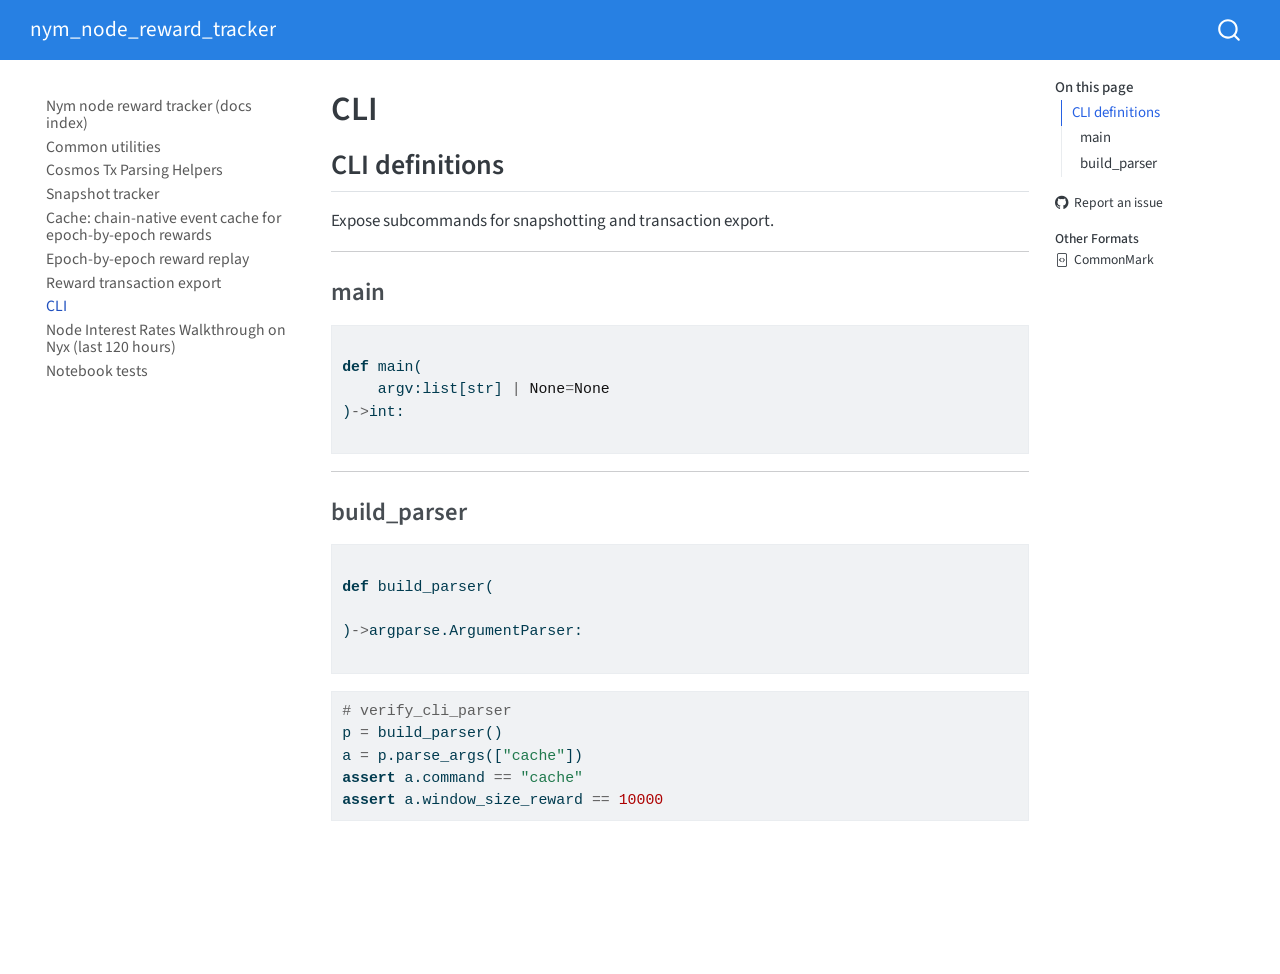
<file: cli.html>
<!DOCTYPE html>
<html xmlns="http://www.w3.org/1999/xhtml" lang="en" xml:lang="en"><head>

<meta charset="utf-8">
<meta name="generator" content="quarto-1.8.26">

<meta name="viewport" content="width=device-width, initial-scale=1.0, user-scalable=yes">


<title>CLI – nym_node_reward_tracker</title>
<style>
code{white-space: pre-wrap;}
span.smallcaps{font-variant: small-caps;}
div.columns{display: flex; gap: min(4vw, 1.5em);}
div.column{flex: auto; overflow-x: auto;}
div.hanging-indent{margin-left: 1.5em; text-indent: -1.5em;}
ul.task-list{list-style: none;}
ul.task-list li input[type="checkbox"] {
  width: 0.8em;
  margin: 0 0.8em 0.2em -1em; /* quarto-specific, see https://github.com/quarto-dev/quarto-cli/issues/4556 */ 
  vertical-align: middle;
}
/* CSS for syntax highlighting */
html { -webkit-text-size-adjust: 100%; }
pre > code.sourceCode { white-space: pre; position: relative; }
pre > code.sourceCode > span { display: inline-block; line-height: 1.25; }
pre > code.sourceCode > span:empty { height: 1.2em; }
.sourceCode { overflow: visible; }
code.sourceCode > span { color: inherit; text-decoration: inherit; }
div.sourceCode { margin: 1em 0; }
pre.sourceCode { margin: 0; }
@media screen {
div.sourceCode { overflow: auto; }
}
@media print {
pre > code.sourceCode { white-space: pre-wrap; }
pre > code.sourceCode > span { text-indent: -5em; padding-left: 5em; }
}
pre.numberSource code
  { counter-reset: source-line 0; }
pre.numberSource code > span
  { position: relative; left: -4em; counter-increment: source-line; }
pre.numberSource code > span > a:first-child::before
  { content: counter(source-line);
    position: relative; left: -1em; text-align: right; vertical-align: baseline;
    border: none; display: inline-block;
    -webkit-touch-callout: none; -webkit-user-select: none;
    -khtml-user-select: none; -moz-user-select: none;
    -ms-user-select: none; user-select: none;
    padding: 0 4px; width: 4em;
  }
pre.numberSource { margin-left: 3em;  padding-left: 4px; }
div.sourceCode
  {   }
@media screen {
pre > code.sourceCode > span > a:first-child::before { text-decoration: underline; }
}
</style>


<script src="site_libs/quarto-nav/quarto-nav.js"></script>
<script src="site_libs/quarto-nav/headroom.min.js"></script>
<script src="site_libs/clipboard/clipboard.min.js"></script>
<script src="site_libs/quarto-search/autocomplete.umd.js"></script>
<script src="site_libs/quarto-search/fuse.min.js"></script>
<script src="site_libs/quarto-search/quarto-search.js"></script>
<meta name="quarto:offset" content="./">
<script src="site_libs/quarto-html/quarto.js" type="module"></script>
<script src="site_libs/quarto-html/tabsets/tabsets.js" type="module"></script>
<script src="site_libs/quarto-html/axe/axe-check.js" type="module"></script>
<script src="site_libs/quarto-html/popper.min.js"></script>
<script src="site_libs/quarto-html/tippy.umd.min.js"></script>
<script src="site_libs/quarto-html/anchor.min.js"></script>
<link href="site_libs/quarto-html/tippy.css" rel="stylesheet">
<link href="site_libs/quarto-html/quarto-syntax-highlighting-587c61ba64f3a5504c4d52d930310e48.css" rel="stylesheet" id="quarto-text-highlighting-styles">
<script src="site_libs/bootstrap/bootstrap.min.js"></script>
<link href="site_libs/bootstrap/bootstrap-icons.css" rel="stylesheet">
<link href="site_libs/bootstrap/bootstrap-9d5a2df094f07d3ebac2a9aad7ed09f6.min.css" rel="stylesheet" append-hash="true" id="quarto-bootstrap" data-mode="light">
<script id="quarto-search-options" type="application/json">{
  "location": "navbar",
  "copy-button": false,
  "collapse-after": 3,
  "panel-placement": "end",
  "type": "overlay",
  "limit": 50,
  "keyboard-shortcut": [
    "f",
    "/",
    "s"
  ],
  "show-item-context": false,
  "language": {
    "search-no-results-text": "No results",
    "search-matching-documents-text": "matching documents",
    "search-copy-link-title": "Copy link to search",
    "search-hide-matches-text": "Hide additional matches",
    "search-more-match-text": "more match in this document",
    "search-more-matches-text": "more matches in this document",
    "search-clear-button-title": "Clear",
    "search-text-placeholder": "",
    "search-detached-cancel-button-title": "Cancel",
    "search-submit-button-title": "Submit",
    "search-label": "Search"
  }
}</script>


<link rel="stylesheet" href="styles.css">
<meta property="og:title" content="CLI – nym_node_reward_tracker">
<meta property="og:description" content="Track Nym node rewards and export reward withdrawal transactions">
<meta property="og:site_name" content="nym_node_reward_tracker">
<meta name="twitter:title" content="CLI – nym_node_reward_tracker">
<meta name="twitter:description" content="Track Nym node rewards and export reward withdrawal transactions">
<meta name="twitter:card" content="summary">
</head>

<body class="nav-sidebar floating nav-fixed quarto-light">

<div id="quarto-search-results"></div>
  <header id="quarto-header" class="headroom fixed-top">
    <nav class="navbar navbar-expand-lg " data-bs-theme="dark">
      <div class="navbar-container container-fluid">
      <div class="navbar-brand-container mx-auto">
    <a class="navbar-brand" href="./index.html">
    <span class="navbar-title">nym_node_reward_tracker</span>
    </a>
  </div>
        <div class="quarto-navbar-tools tools-end">
</div>
          <div id="quarto-search" class="" title="Search"></div>
      </div> <!-- /container-fluid -->
    </nav>
  <nav class="quarto-secondary-nav">
    <div class="container-fluid d-flex">
      <button type="button" class="quarto-btn-toggle btn" data-bs-toggle="collapse" role="button" data-bs-target=".quarto-sidebar-collapse-item" aria-controls="quarto-sidebar" aria-expanded="false" aria-label="Toggle sidebar navigation" onclick="if (window.quartoToggleHeadroom) { window.quartoToggleHeadroom(); }">
        <i class="bi bi-layout-text-sidebar-reverse"></i>
      </button>
        <nav class="quarto-page-breadcrumbs" aria-label="breadcrumb"><ol class="breadcrumb"><li class="breadcrumb-item"><a href="./cli.html">CLI</a></li></ol></nav>
        <a class="flex-grow-1" role="navigation" data-bs-toggle="collapse" data-bs-target=".quarto-sidebar-collapse-item" aria-controls="quarto-sidebar" aria-expanded="false" aria-label="Toggle sidebar navigation" onclick="if (window.quartoToggleHeadroom) { window.quartoToggleHeadroom(); }">      
        </a>
    </div>
  </nav>
</header>
<!-- content -->
<div id="quarto-content" class="quarto-container page-columns page-rows-contents page-layout-full page-navbar">
<!-- sidebar -->
  <nav id="quarto-sidebar" class="sidebar collapse collapse-horizontal quarto-sidebar-collapse-item sidebar-navigation floating overflow-auto">
    <div class="sidebar-menu-container"> 
    <ul class="list-unstyled mt-1">
        <li class="sidebar-item">
  <div class="sidebar-item-container"> 
  <a href="./index.html" class="sidebar-item-text sidebar-link">
 <span class="menu-text">Nym node reward tracker (docs index)</span></a>
  </div>
</li>
        <li class="sidebar-item">
  <div class="sidebar-item-container"> 
  <a href="./common.html" class="sidebar-item-text sidebar-link">
 <span class="menu-text">Common utilities</span></a>
  </div>
</li>
        <li class="sidebar-item">
  <div class="sidebar-item-container"> 
  <a href="./cosmos_tx_parsing.html" class="sidebar-item-text sidebar-link">
 <span class="menu-text">Cosmos Tx Parsing Helpers</span></a>
  </div>
</li>
        <li class="sidebar-item">
  <div class="sidebar-item-container"> 
  <a href="./snapshot.html" class="sidebar-item-text sidebar-link">
 <span class="menu-text">Snapshot tracker</span></a>
  </div>
</li>
        <li class="sidebar-item">
  <div class="sidebar-item-container"> 
  <a href="./02_cache.html" class="sidebar-item-text sidebar-link">
 <span class="menu-text">Cache: chain-native event cache for epoch-by-epoch rewards</span></a>
  </div>
</li>
        <li class="sidebar-item">
  <div class="sidebar-item-container"> 
  <a href="./epoch_by_epoch.html" class="sidebar-item-text sidebar-link">
 <span class="menu-text">Epoch-by-epoch reward replay</span></a>
  </div>
</li>
        <li class="sidebar-item">
  <div class="sidebar-item-container"> 
  <a href="./reward_transactions.html" class="sidebar-item-text sidebar-link">
 <span class="menu-text">Reward transaction export</span></a>
  </div>
</li>
        <li class="sidebar-item">
  <div class="sidebar-item-container"> 
  <a href="./cli.html" class="sidebar-item-text sidebar-link active">
 <span class="menu-text">CLI</span></a>
  </div>
</li>
        <li class="sidebar-item">
  <div class="sidebar-item-container"> 
  <a href="./node_interest_rates_estimation.html" class="sidebar-item-text sidebar-link">
 <span class="menu-text">Node Interest Rates Walkthrough on Nyx (last 120 hours)</span></a>
  </div>
</li>
        <li class="sidebar-item">
  <div class="sidebar-item-container"> 
  <a href="./tests.html" class="sidebar-item-text sidebar-link">
 <span class="menu-text">Notebook tests</span></a>
  </div>
</li>
    </ul>
    </div>
</nav>
<div id="quarto-sidebar-glass" class="quarto-sidebar-collapse-item" data-bs-toggle="collapse" data-bs-target=".quarto-sidebar-collapse-item"></div>
<!-- margin-sidebar -->
    <div id="quarto-margin-sidebar" class="sidebar margin-sidebar">
        <nav id="TOC" role="doc-toc" class="toc-active">
    <h2 id="toc-title">On this page</h2>
   
  <ul>
  <li><a href="#cli-definitions" id="toc-cli-definitions" class="nav-link active" data-scroll-target="#cli-definitions">CLI definitions</a>
  <ul class="collapse">
  <li><a href="#main" id="toc-main" class="nav-link" data-scroll-target="#main">main</a></li>
  <li><a href="#build_parser" id="toc-build_parser" class="nav-link" data-scroll-target="#build_parser">build_parser</a></li>
  </ul></li>
  </ul>
<div class="toc-actions"><ul><li><a href="https://github.com/cs224/nym-node-reward-tracker/issues/new" class="toc-action"><i class="bi bi-github"></i>Report an issue</a></li></ul></div><div class="quarto-alternate-formats"><h2>Other Formats</h2><ul><li><a href="cli.html.md"><i class="bi bi-file-code"></i>CommonMark</a></li></ul></div></nav>
    </div>
<!-- main -->
<main class="content column-body" id="quarto-document-content">

<header id="title-block-header" class="quarto-title-block default">
<div class="quarto-title">
<h1 class="title">CLI</h1>
</div>



<div class="quarto-title-meta column-body">

    
  
    
  </div>
  


</header>


<!-- WARNING: THIS FILE WAS AUTOGENERATED! DO NOT EDIT! -->
<section id="cli-definitions" class="level2">
<h2 class="anchored" data-anchor-id="cli-definitions">CLI definitions</h2>
<p>Expose subcommands for snapshotting and transaction export.</p>
<hr>
<section id="main" class="level3">
<h3 class="anchored" data-anchor-id="main">main</h3>
<div class="code-copy-outer-scaffold"><div class="sourceCode" id="cb1"><pre class="sourceCode python code-with-copy"><code class="sourceCode python"><span id="cb1-1"><a href="#cb1-1" aria-hidden="true" tabindex="-1"></a></span>
<span id="cb1-2"><a href="#cb1-2" aria-hidden="true" tabindex="-1"></a><span class="kw">def</span> main(</span>
<span id="cb1-3"><a href="#cb1-3" aria-hidden="true" tabindex="-1"></a>    argv:<span class="bu">list</span>[<span class="bu">str</span>] <span class="op">|</span> <span class="va">None</span><span class="op">=</span><span class="va">None</span></span>
<span id="cb1-4"><a href="#cb1-4" aria-hidden="true" tabindex="-1"></a>)<span class="op">-&gt;</span><span class="bu">int</span>:</span>
<span id="cb1-5"><a href="#cb1-5" aria-hidden="true" tabindex="-1"></a></span></code></pre></div><button title="Copy to Clipboard" class="code-copy-button"><i class="bi"></i></button></div>
<hr>
</section>
<section id="build_parser" class="level3">
<h3 class="anchored" data-anchor-id="build_parser">build_parser</h3>
<div class="code-copy-outer-scaffold"><div class="sourceCode" id="cb2"><pre class="sourceCode python code-with-copy"><code class="sourceCode python"><span id="cb2-1"><a href="#cb2-1" aria-hidden="true" tabindex="-1"></a></span>
<span id="cb2-2"><a href="#cb2-2" aria-hidden="true" tabindex="-1"></a><span class="kw">def</span> build_parser(</span>
<span id="cb2-3"><a href="#cb2-3" aria-hidden="true" tabindex="-1"></a>    </span>
<span id="cb2-4"><a href="#cb2-4" aria-hidden="true" tabindex="-1"></a>)<span class="op">-&gt;</span>argparse.ArgumentParser:</span>
<span id="cb2-5"><a href="#cb2-5" aria-hidden="true" tabindex="-1"></a></span></code></pre></div><button title="Copy to Clipboard" class="code-copy-button"><i class="bi"></i></button></div>
<div id="1a0e0f77" class="cell" data-quarto-private-1="{&quot;key&quot;:&quot;execution&quot;,&quot;value&quot;:{&quot;iopub.execute_input&quot;:&quot;2026-02-12T12:37:09.522786Z&quot;,&quot;iopub.status.busy&quot;:&quot;2026-02-12T12:37:09.522631Z&quot;,&quot;iopub.status.idle&quot;:&quot;2026-02-12T12:37:09.527825Z&quot;,&quot;shell.execute_reply&quot;:&quot;2026-02-12T12:37:09.527250Z&quot;}}" data-execution_count="3">
<div class="code-copy-outer-scaffold"><div class="sourceCode cell-code" id="cb3"><pre class="sourceCode python code-with-copy"><code class="sourceCode python"><span id="cb3-1"><a href="#cb3-1" aria-hidden="true" tabindex="-1"></a><span class="co"># verify_cli_parser</span></span>
<span id="cb3-2"><a href="#cb3-2" aria-hidden="true" tabindex="-1"></a>p <span class="op">=</span> build_parser()</span>
<span id="cb3-3"><a href="#cb3-3" aria-hidden="true" tabindex="-1"></a>a <span class="op">=</span> p.parse_args([<span class="st">"cache"</span>])</span>
<span id="cb3-4"><a href="#cb3-4" aria-hidden="true" tabindex="-1"></a><span class="cf">assert</span> a.command <span class="op">==</span> <span class="st">"cache"</span></span>
<span id="cb3-5"><a href="#cb3-5" aria-hidden="true" tabindex="-1"></a><span class="cf">assert</span> a.window_size_reward <span class="op">==</span> <span class="dv">10000</span></span></code></pre></div><button title="Copy to Clipboard" class="code-copy-button"><i class="bi"></i></button></div>
</div>


</section>
</section>

</main> <!-- /main -->
<script id="quarto-html-after-body" type="application/javascript">
  window.document.addEventListener("DOMContentLoaded", function (event) {
    const icon = "";
    const anchorJS = new window.AnchorJS();
    anchorJS.options = {
      placement: 'right',
      icon: icon
    };
    anchorJS.add('.anchored');
    const isCodeAnnotation = (el) => {
      for (const clz of el.classList) {
        if (clz.startsWith('code-annotation-')) {                     
          return true;
        }
      }
      return false;
    }
    const onCopySuccess = function(e) {
      // button target
      const button = e.trigger;
      // don't keep focus
      button.blur();
      // flash "checked"
      button.classList.add('code-copy-button-checked');
      var currentTitle = button.getAttribute("title");
      button.setAttribute("title", "Copied!");
      let tooltip;
      if (window.bootstrap) {
        button.setAttribute("data-bs-toggle", "tooltip");
        button.setAttribute("data-bs-placement", "left");
        button.setAttribute("data-bs-title", "Copied!");
        tooltip = new bootstrap.Tooltip(button, 
          { trigger: "manual", 
            customClass: "code-copy-button-tooltip",
            offset: [0, -8]});
        tooltip.show();    
      }
      setTimeout(function() {
        if (tooltip) {
          tooltip.hide();
          button.removeAttribute("data-bs-title");
          button.removeAttribute("data-bs-toggle");
          button.removeAttribute("data-bs-placement");
        }
        button.setAttribute("title", currentTitle);
        button.classList.remove('code-copy-button-checked');
      }, 1000);
      // clear code selection
      e.clearSelection();
    }
    const getTextToCopy = function(trigger) {
      const outerScaffold = trigger.parentElement.cloneNode(true);
      const codeEl = outerScaffold.querySelector('code');
      for (const childEl of codeEl.children) {
        if (isCodeAnnotation(childEl)) {
          childEl.remove();
        }
      }
      return codeEl.innerText;
    }
    const clipboard = new window.ClipboardJS('.code-copy-button:not([data-in-quarto-modal])', {
      text: getTextToCopy
    });
    clipboard.on('success', onCopySuccess);
    if (window.document.getElementById('quarto-embedded-source-code-modal')) {
      const clipboardModal = new window.ClipboardJS('.code-copy-button[data-in-quarto-modal]', {
        text: getTextToCopy,
        container: window.document.getElementById('quarto-embedded-source-code-modal')
      });
      clipboardModal.on('success', onCopySuccess);
    }
      var localhostRegex = new RegExp(/^(?:http|https):\/\/localhost\:?[0-9]*\//);
      var mailtoRegex = new RegExp(/^mailto:/);
        var filterRegex = new RegExp("https:\/\/cs224\.github\.io\/nym-node-reward-tracker");
      var isInternal = (href) => {
          return filterRegex.test(href) || localhostRegex.test(href) || mailtoRegex.test(href);
      }
      // Inspect non-navigation links and adorn them if external
     var links = window.document.querySelectorAll('a[href]:not(.nav-link):not(.navbar-brand):not(.toc-action):not(.sidebar-link):not(.sidebar-item-toggle):not(.pagination-link):not(.no-external):not([aria-hidden]):not(.dropdown-item):not(.quarto-navigation-tool):not(.about-link)');
      for (var i=0; i<links.length; i++) {
        const link = links[i];
        if (!isInternal(link.href)) {
          // undo the damage that might have been done by quarto-nav.js in the case of
          // links that we want to consider external
          if (link.dataset.originalHref !== undefined) {
            link.href = link.dataset.originalHref;
          }
        }
      }
    function tippyHover(el, contentFn, onTriggerFn, onUntriggerFn) {
      const config = {
        allowHTML: true,
        maxWidth: 500,
        delay: 100,
        arrow: false,
        appendTo: function(el) {
            return el.parentElement;
        },
        interactive: true,
        interactiveBorder: 10,
        theme: 'quarto',
        placement: 'bottom-start',
      };
      if (contentFn) {
        config.content = contentFn;
      }
      if (onTriggerFn) {
        config.onTrigger = onTriggerFn;
      }
      if (onUntriggerFn) {
        config.onUntrigger = onUntriggerFn;
      }
      window.tippy(el, config); 
    }
    const noterefs = window.document.querySelectorAll('a[role="doc-noteref"]');
    for (var i=0; i<noterefs.length; i++) {
      const ref = noterefs[i];
      tippyHover(ref, function() {
        // use id or data attribute instead here
        let href = ref.getAttribute('data-footnote-href') || ref.getAttribute('href');
        try { href = new URL(href).hash; } catch {}
        const id = href.replace(/^#\/?/, "");
        const note = window.document.getElementById(id);
        if (note) {
          return note.innerHTML;
        } else {
          return "";
        }
      });
    }
    const xrefs = window.document.querySelectorAll('a.quarto-xref');
    const processXRef = (id, note) => {
      // Strip column container classes
      const stripColumnClz = (el) => {
        el.classList.remove("page-full", "page-columns");
        if (el.children) {
          for (const child of el.children) {
            stripColumnClz(child);
          }
        }
      }
      stripColumnClz(note)
      if (id === null || id.startsWith('sec-')) {
        // Special case sections, only their first couple elements
        const container = document.createElement("div");
        if (note.children && note.children.length > 2) {
          container.appendChild(note.children[0].cloneNode(true));
          for (let i = 1; i < note.children.length; i++) {
            const child = note.children[i];
            if (child.tagName === "P" && child.innerText === "") {
              continue;
            } else {
              container.appendChild(child.cloneNode(true));
              break;
            }
          }
          if (window.Quarto?.typesetMath) {
            window.Quarto.typesetMath(container);
          }
          return container.innerHTML
        } else {
          if (window.Quarto?.typesetMath) {
            window.Quarto.typesetMath(note);
          }
          return note.innerHTML;
        }
      } else {
        // Remove any anchor links if they are present
        const anchorLink = note.querySelector('a.anchorjs-link');
        if (anchorLink) {
          anchorLink.remove();
        }
        if (window.Quarto?.typesetMath) {
          window.Quarto.typesetMath(note);
        }
        if (note.classList.contains("callout")) {
          return note.outerHTML;
        } else {
          return note.innerHTML;
        }
      }
    }
    for (var i=0; i<xrefs.length; i++) {
      const xref = xrefs[i];
      tippyHover(xref, undefined, function(instance) {
        instance.disable();
        let url = xref.getAttribute('href');
        let hash = undefined; 
        if (url.startsWith('#')) {
          hash = url;
        } else {
          try { hash = new URL(url).hash; } catch {}
        }
        if (hash) {
          const id = hash.replace(/^#\/?/, "");
          const note = window.document.getElementById(id);
          if (note !== null) {
            try {
              const html = processXRef(id, note.cloneNode(true));
              instance.setContent(html);
            } finally {
              instance.enable();
              instance.show();
            }
          } else {
            // See if we can fetch this
            fetch(url.split('#')[0])
            .then(res => res.text())
            .then(html => {
              const parser = new DOMParser();
              const htmlDoc = parser.parseFromString(html, "text/html");
              const note = htmlDoc.getElementById(id);
              if (note !== null) {
                const html = processXRef(id, note);
                instance.setContent(html);
              } 
            }).finally(() => {
              instance.enable();
              instance.show();
            });
          }
        } else {
          // See if we can fetch a full url (with no hash to target)
          // This is a special case and we should probably do some content thinning / targeting
          fetch(url)
          .then(res => res.text())
          .then(html => {
            const parser = new DOMParser();
            const htmlDoc = parser.parseFromString(html, "text/html");
            const note = htmlDoc.querySelector('main.content');
            if (note !== null) {
              // This should only happen for chapter cross references
              // (since there is no id in the URL)
              // remove the first header
              if (note.children.length > 0 && note.children[0].tagName === "HEADER") {
                note.children[0].remove();
              }
              const html = processXRef(null, note);
              instance.setContent(html);
            } 
          }).finally(() => {
            instance.enable();
            instance.show();
          });
        }
      }, function(instance) {
      });
    }
        let selectedAnnoteEl;
        const selectorForAnnotation = ( cell, annotation) => {
          let cellAttr = 'data-code-cell="' + cell + '"';
          let lineAttr = 'data-code-annotation="' +  annotation + '"';
          const selector = 'span[' + cellAttr + '][' + lineAttr + ']';
          return selector;
        }
        const selectCodeLines = (annoteEl) => {
          const doc = window.document;
          const targetCell = annoteEl.getAttribute("data-target-cell");
          const targetAnnotation = annoteEl.getAttribute("data-target-annotation");
          const annoteSpan = window.document.querySelector(selectorForAnnotation(targetCell, targetAnnotation));
          const lines = annoteSpan.getAttribute("data-code-lines").split(",");
          const lineIds = lines.map((line) => {
            return targetCell + "-" + line;
          })
          let top = null;
          let height = null;
          let parent = null;
          if (lineIds.length > 0) {
              //compute the position of the single el (top and bottom and make a div)
              const el = window.document.getElementById(lineIds[0]);
              top = el.offsetTop;
              height = el.offsetHeight;
              parent = el.parentElement.parentElement;
            if (lineIds.length > 1) {
              const lastEl = window.document.getElementById(lineIds[lineIds.length - 1]);
              const bottom = lastEl.offsetTop + lastEl.offsetHeight;
              height = bottom - top;
            }
            if (top !== null && height !== null && parent !== null) {
              // cook up a div (if necessary) and position it 
              let div = window.document.getElementById("code-annotation-line-highlight");
              if (div === null) {
                div = window.document.createElement("div");
                div.setAttribute("id", "code-annotation-line-highlight");
                div.style.position = 'absolute';
                parent.appendChild(div);
              }
              div.style.top = top - 2 + "px";
              div.style.height = height + 4 + "px";
              div.style.left = 0;
              let gutterDiv = window.document.getElementById("code-annotation-line-highlight-gutter");
              if (gutterDiv === null) {
                gutterDiv = window.document.createElement("div");
                gutterDiv.setAttribute("id", "code-annotation-line-highlight-gutter");
                gutterDiv.style.position = 'absolute';
                const codeCell = window.document.getElementById(targetCell);
                const gutter = codeCell.querySelector('.code-annotation-gutter');
                gutter.appendChild(gutterDiv);
              }
              gutterDiv.style.top = top - 2 + "px";
              gutterDiv.style.height = height + 4 + "px";
            }
            selectedAnnoteEl = annoteEl;
          }
        };
        const unselectCodeLines = () => {
          const elementsIds = ["code-annotation-line-highlight", "code-annotation-line-highlight-gutter"];
          elementsIds.forEach((elId) => {
            const div = window.document.getElementById(elId);
            if (div) {
              div.remove();
            }
          });
          selectedAnnoteEl = undefined;
        };
          // Handle positioning of the toggle
      window.addEventListener(
        "resize",
        throttle(() => {
          elRect = undefined;
          if (selectedAnnoteEl) {
            selectCodeLines(selectedAnnoteEl);
          }
        }, 10)
      );
      function throttle(fn, ms) {
      let throttle = false;
      let timer;
        return (...args) => {
          if(!throttle) { // first call gets through
              fn.apply(this, args);
              throttle = true;
          } else { // all the others get throttled
              if(timer) clearTimeout(timer); // cancel #2
              timer = setTimeout(() => {
                fn.apply(this, args);
                timer = throttle = false;
              }, ms);
          }
        };
      }
        // Attach click handler to the DT
        const annoteDls = window.document.querySelectorAll('dt[data-target-cell]');
        for (const annoteDlNode of annoteDls) {
          annoteDlNode.addEventListener('click', (event) => {
            const clickedEl = event.target;
            if (clickedEl !== selectedAnnoteEl) {
              unselectCodeLines();
              const activeEl = window.document.querySelector('dt[data-target-cell].code-annotation-active');
              if (activeEl) {
                activeEl.classList.remove('code-annotation-active');
              }
              selectCodeLines(clickedEl);
              clickedEl.classList.add('code-annotation-active');
            } else {
              // Unselect the line
              unselectCodeLines();
              clickedEl.classList.remove('code-annotation-active');
            }
          });
        }
    const findCites = (el) => {
      const parentEl = el.parentElement;
      if (parentEl) {
        const cites = parentEl.dataset.cites;
        if (cites) {
          return {
            el,
            cites: cites.split(' ')
          };
        } else {
          return findCites(el.parentElement)
        }
      } else {
        return undefined;
      }
    };
    var bibliorefs = window.document.querySelectorAll('a[role="doc-biblioref"]');
    for (var i=0; i<bibliorefs.length; i++) {
      const ref = bibliorefs[i];
      const citeInfo = findCites(ref);
      if (citeInfo) {
        tippyHover(citeInfo.el, function() {
          var popup = window.document.createElement('div');
          citeInfo.cites.forEach(function(cite) {
            var citeDiv = window.document.createElement('div');
            citeDiv.classList.add('hanging-indent');
            citeDiv.classList.add('csl-entry');
            var biblioDiv = window.document.getElementById('ref-' + cite);
            if (biblioDiv) {
              citeDiv.innerHTML = biblioDiv.innerHTML;
            }
            popup.appendChild(citeDiv);
          });
          return popup.innerHTML;
        });
      }
    }
  });
  </script>
</div> <!-- /content -->




<footer class="footer"><div class="nav-footer"><div class="nav-footer-center"><div class="toc-actions d-sm-block d-md-none"><ul><li><a href="https://github.com/cs224/nym-node-reward-tracker/issues/new" class="toc-action"><i class="bi bi-github"></i>Report an issue</a></li></ul></div></div></div></footer></body></html>
</file>
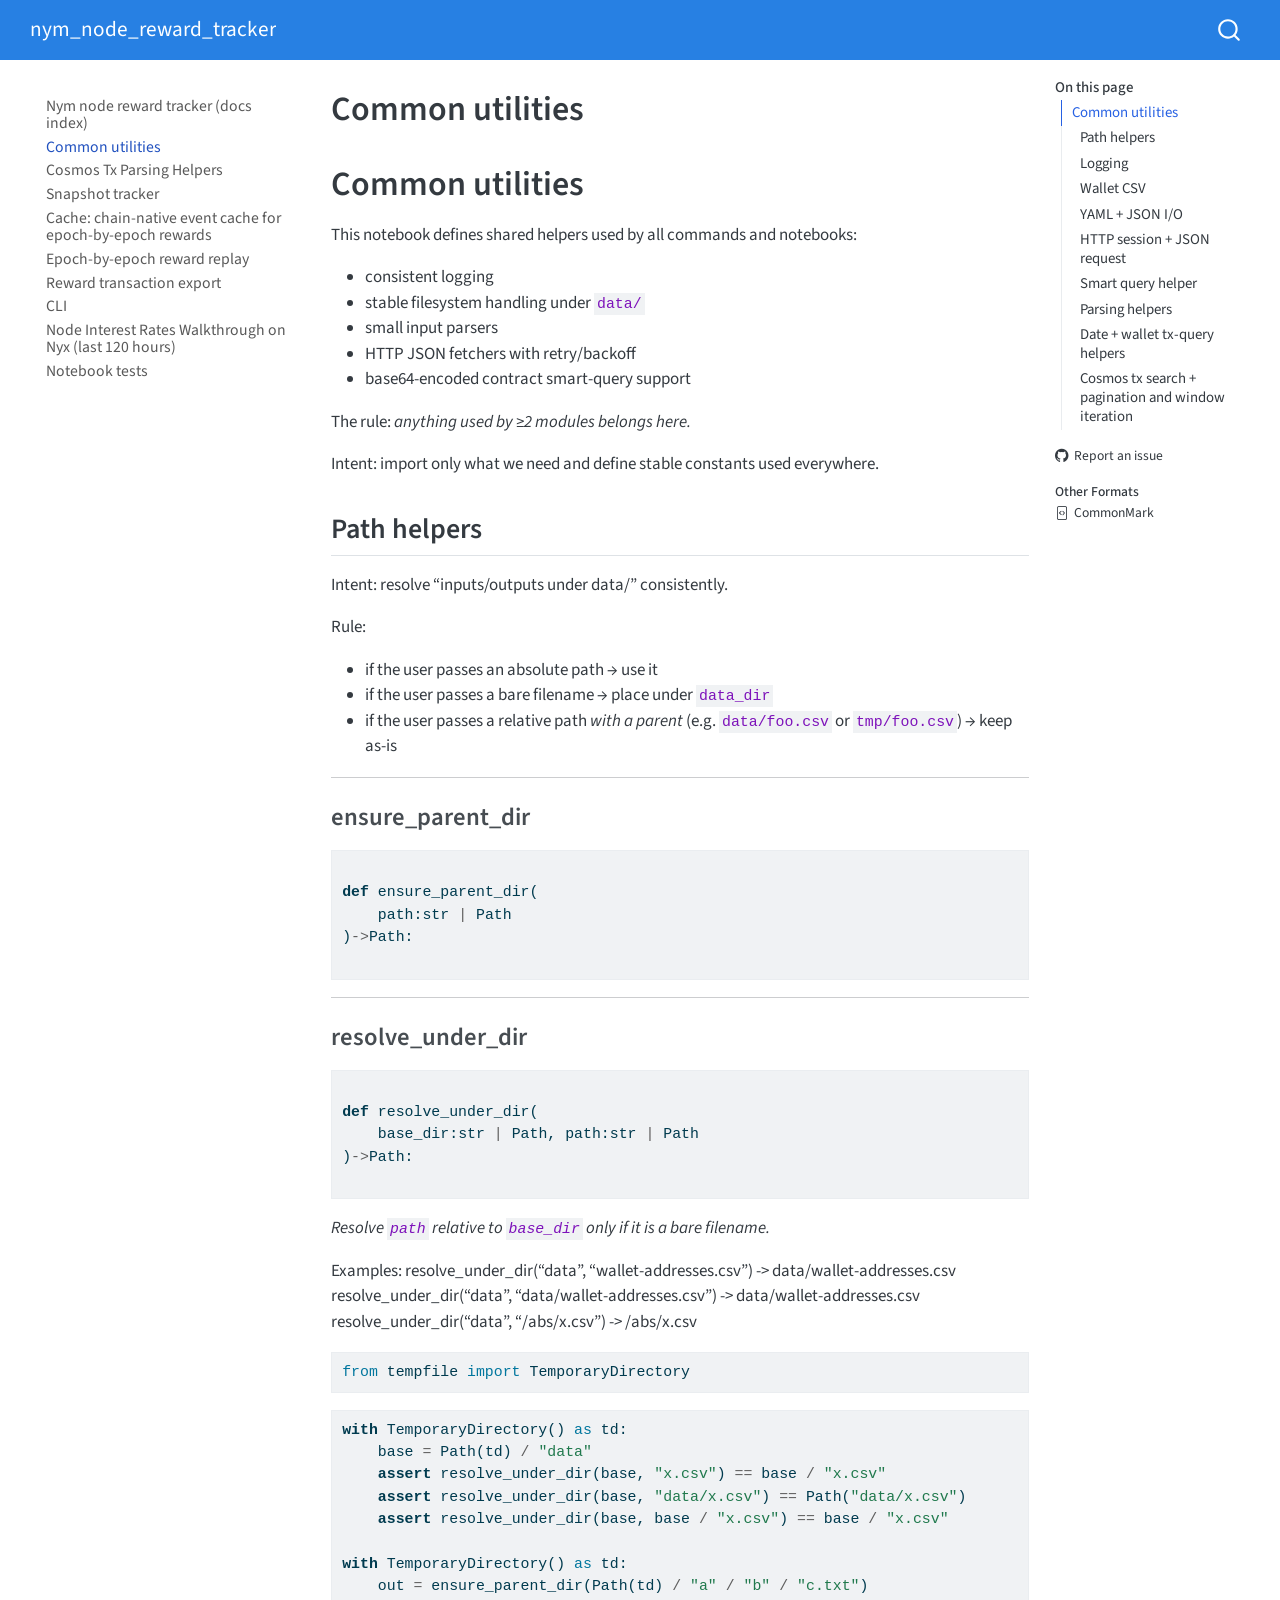
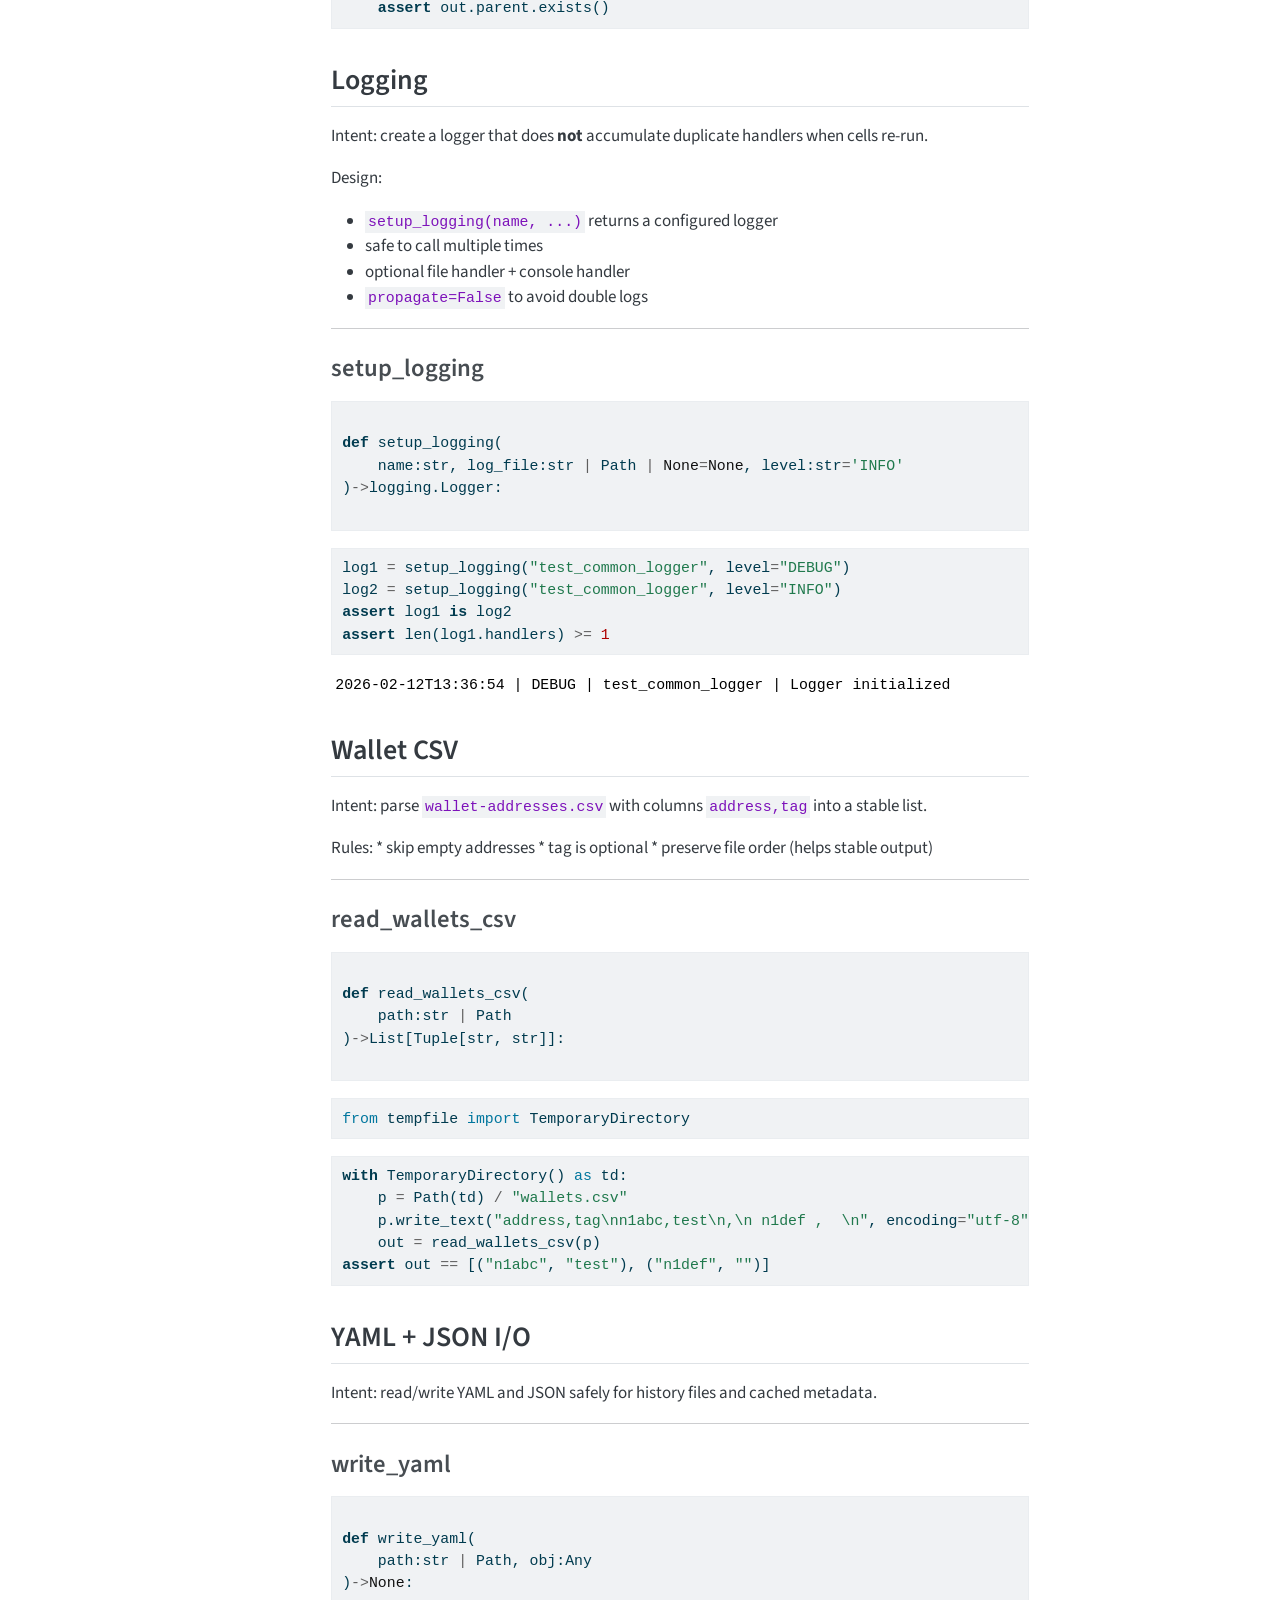
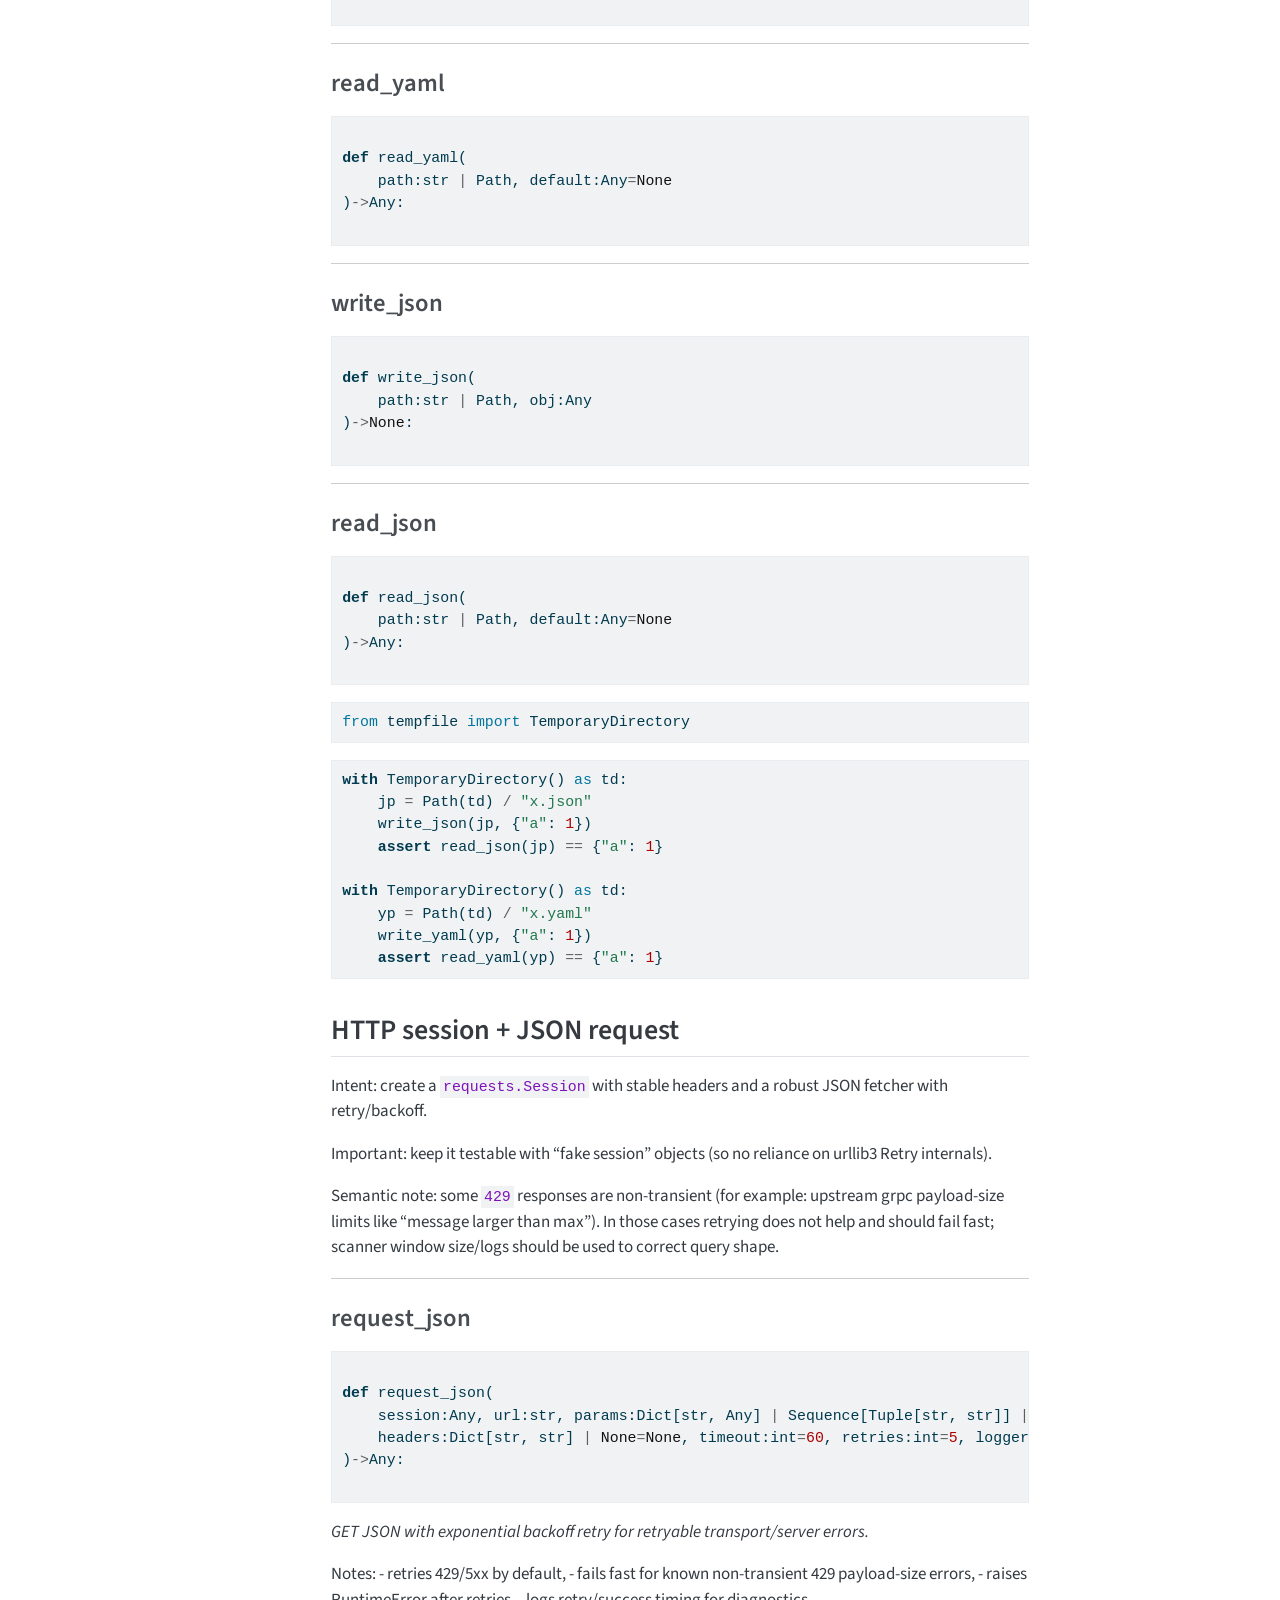
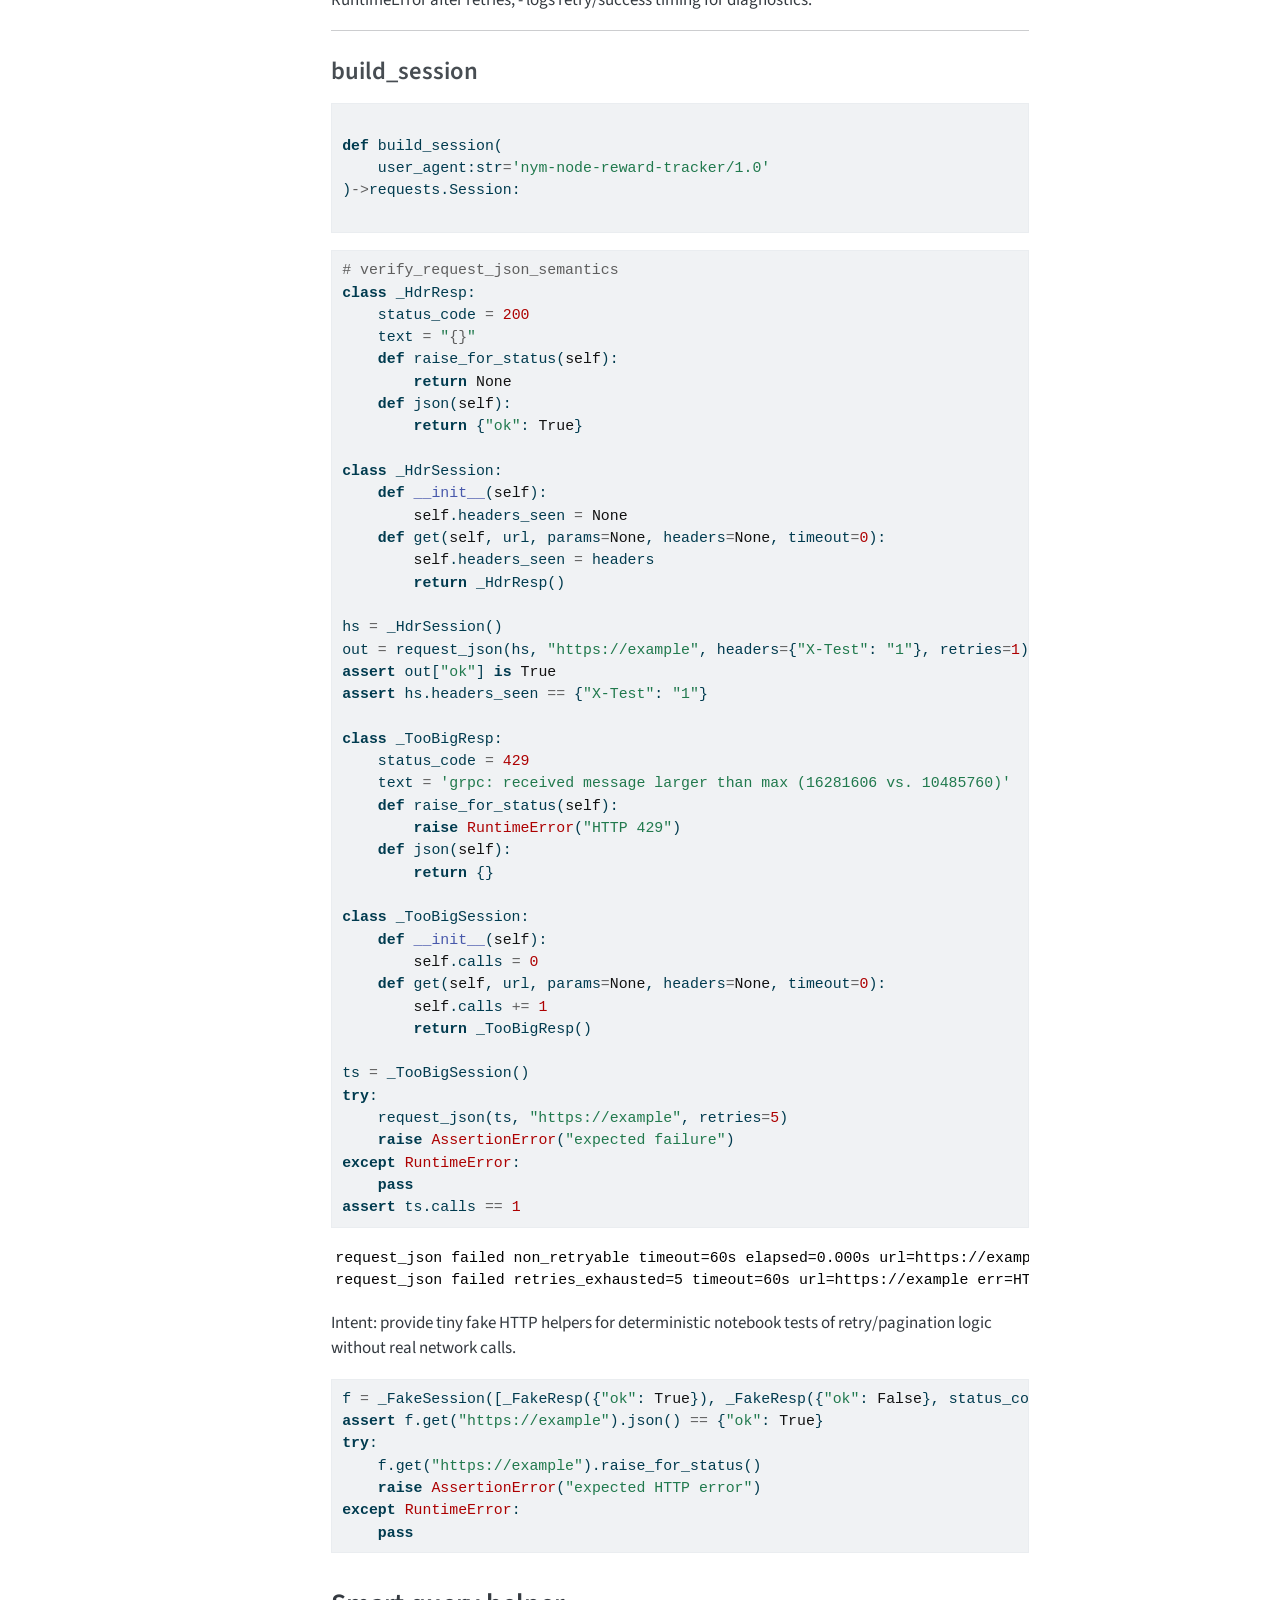
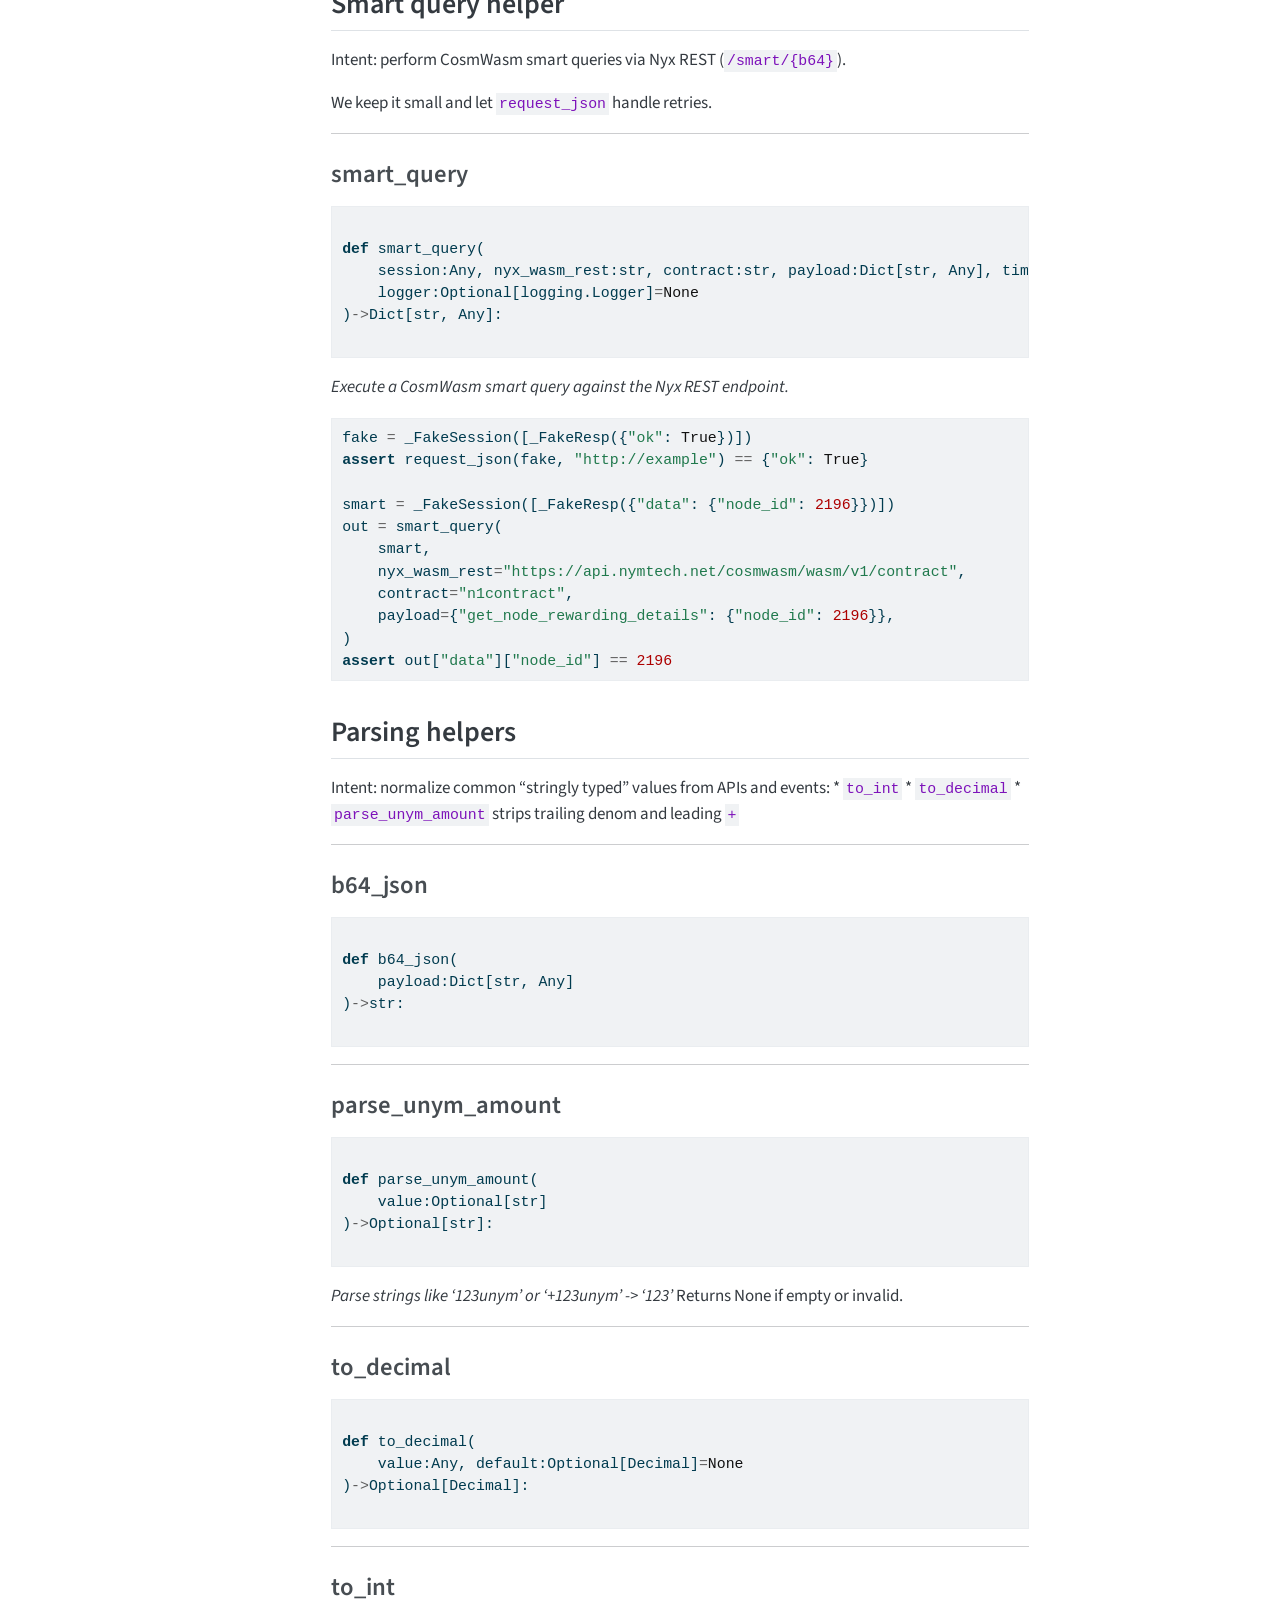
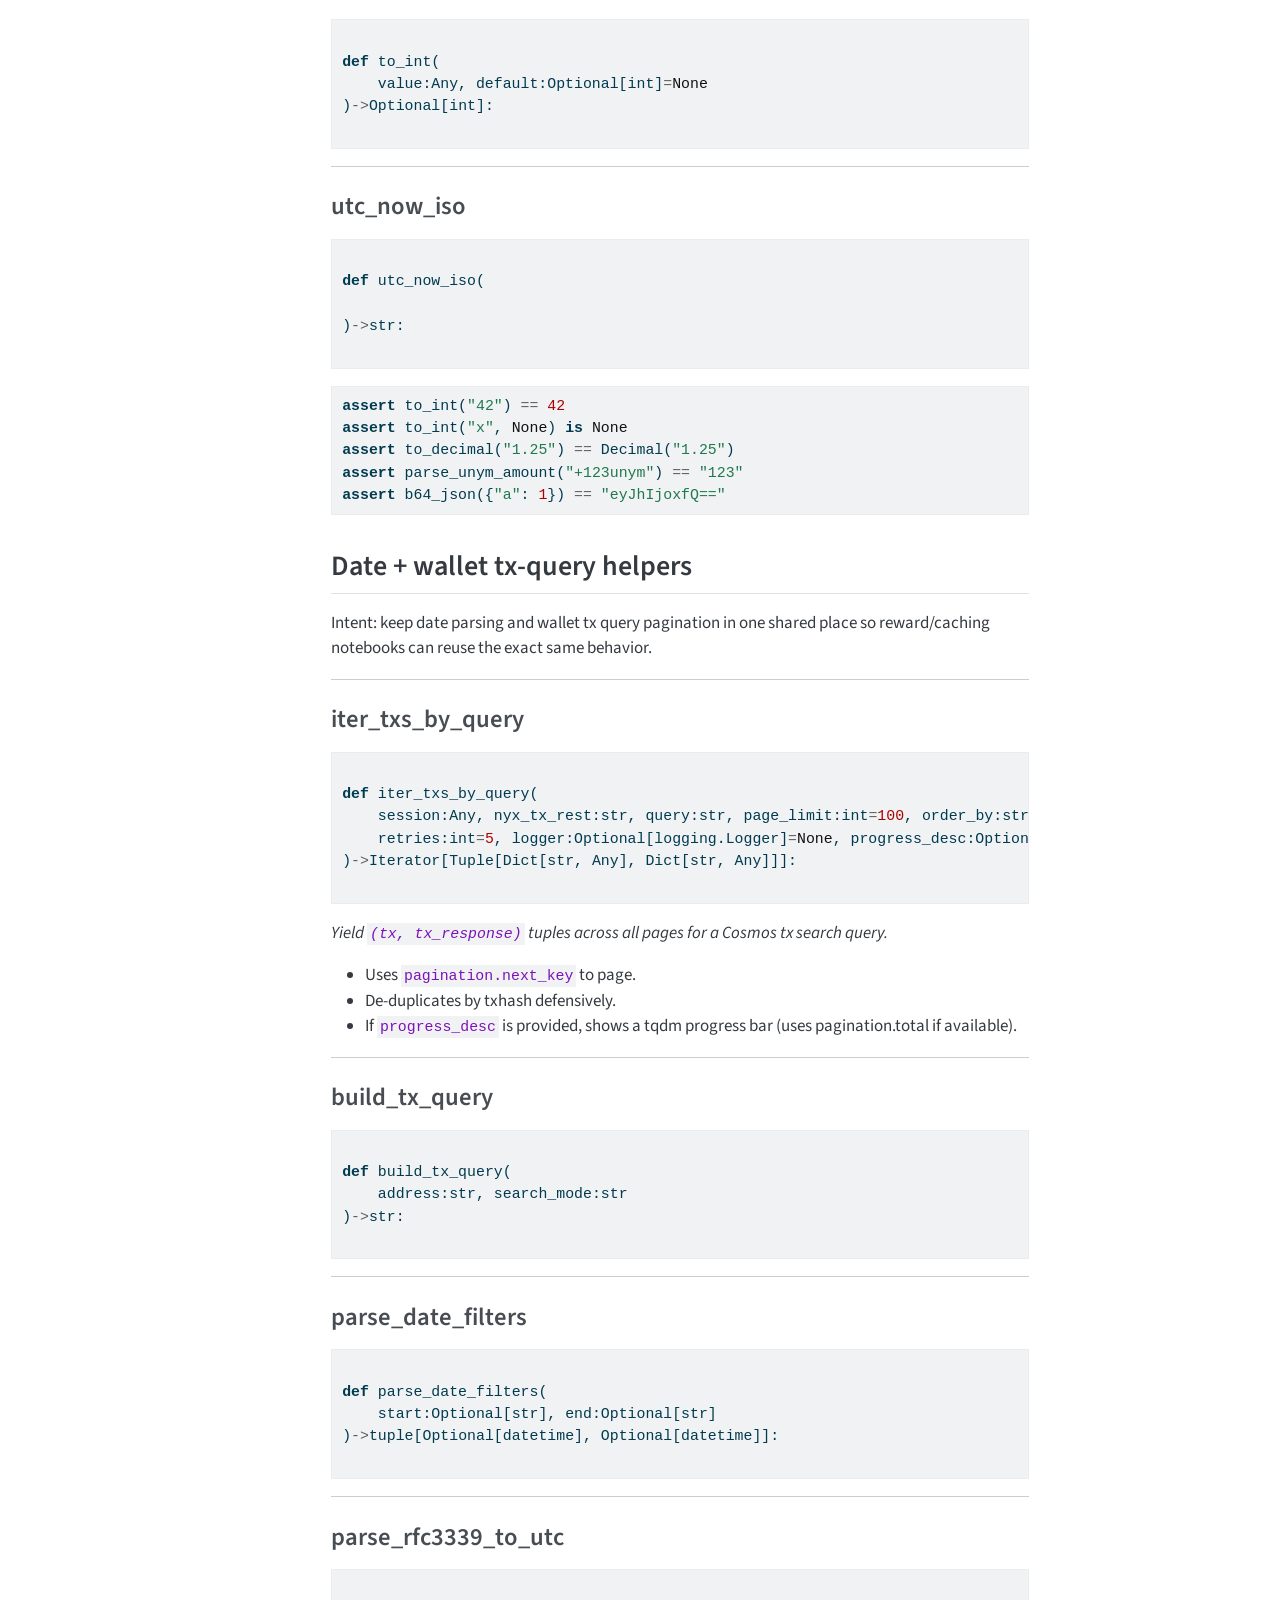
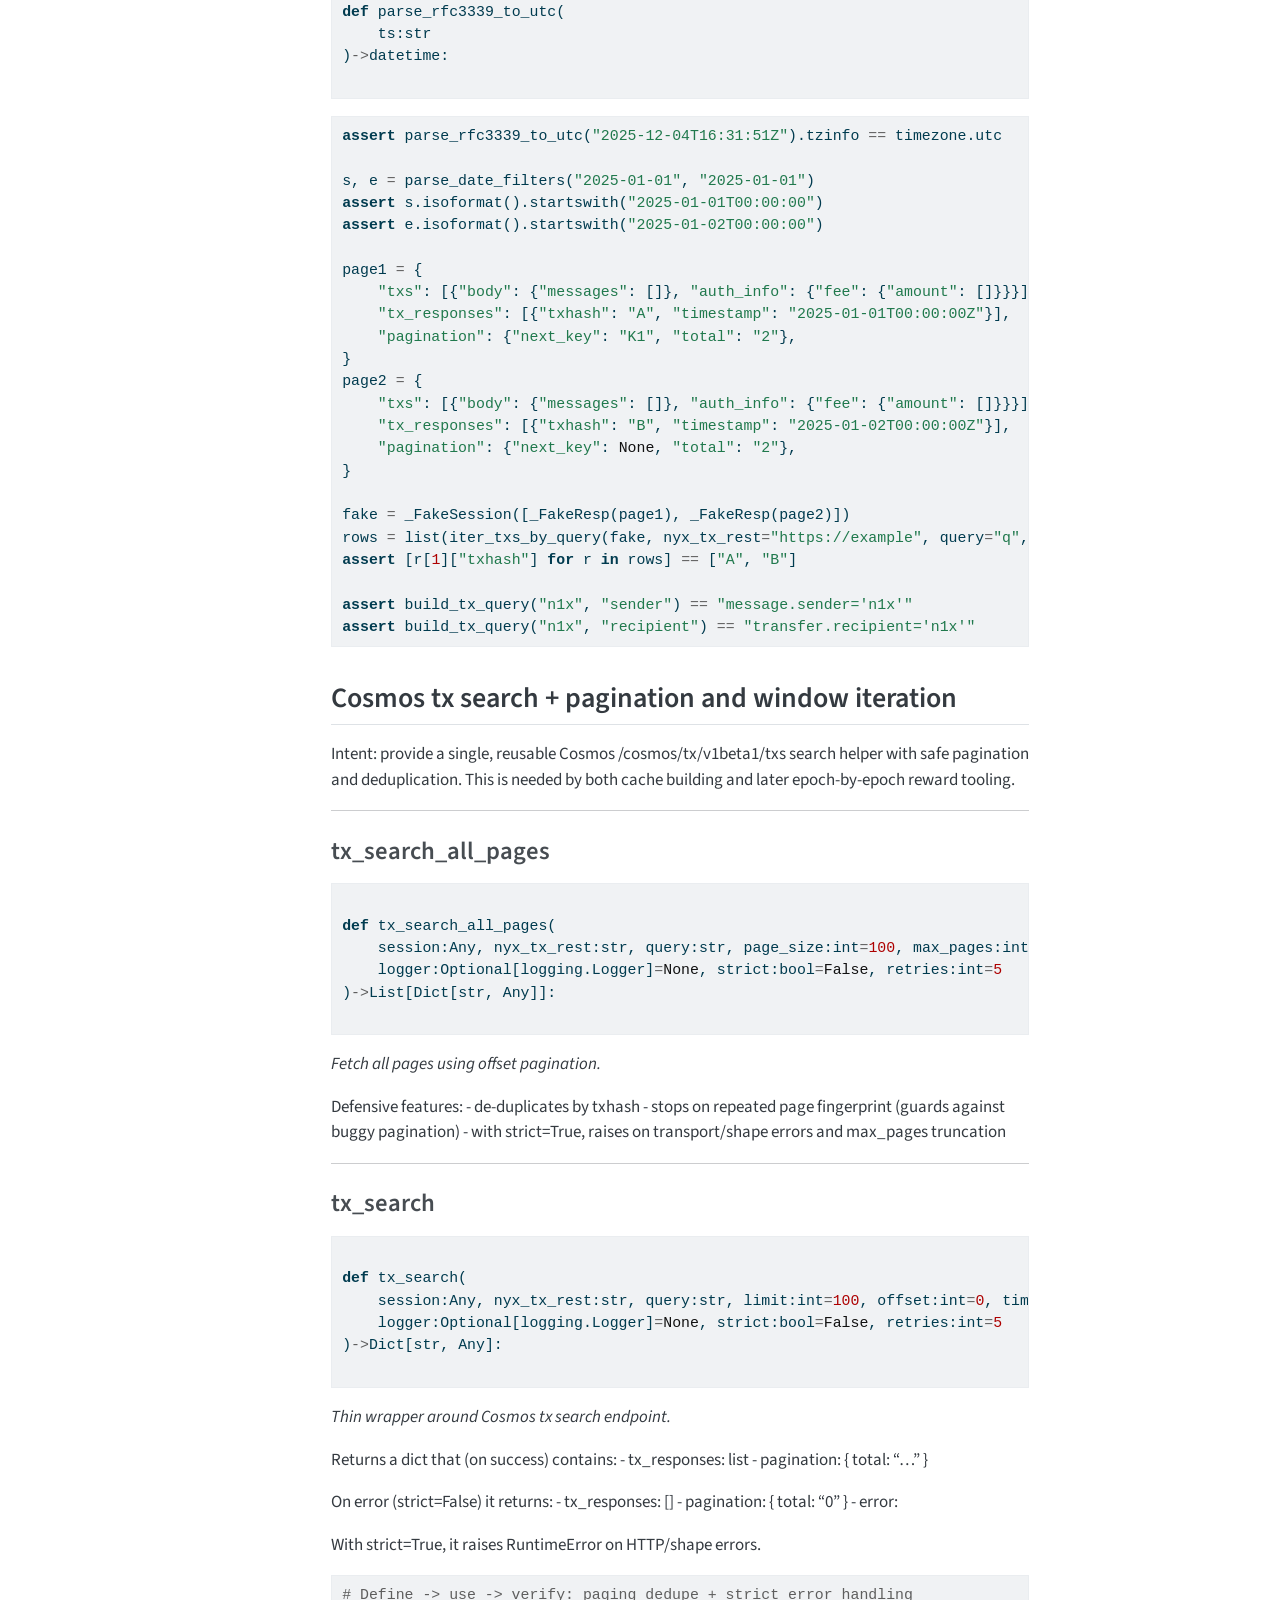
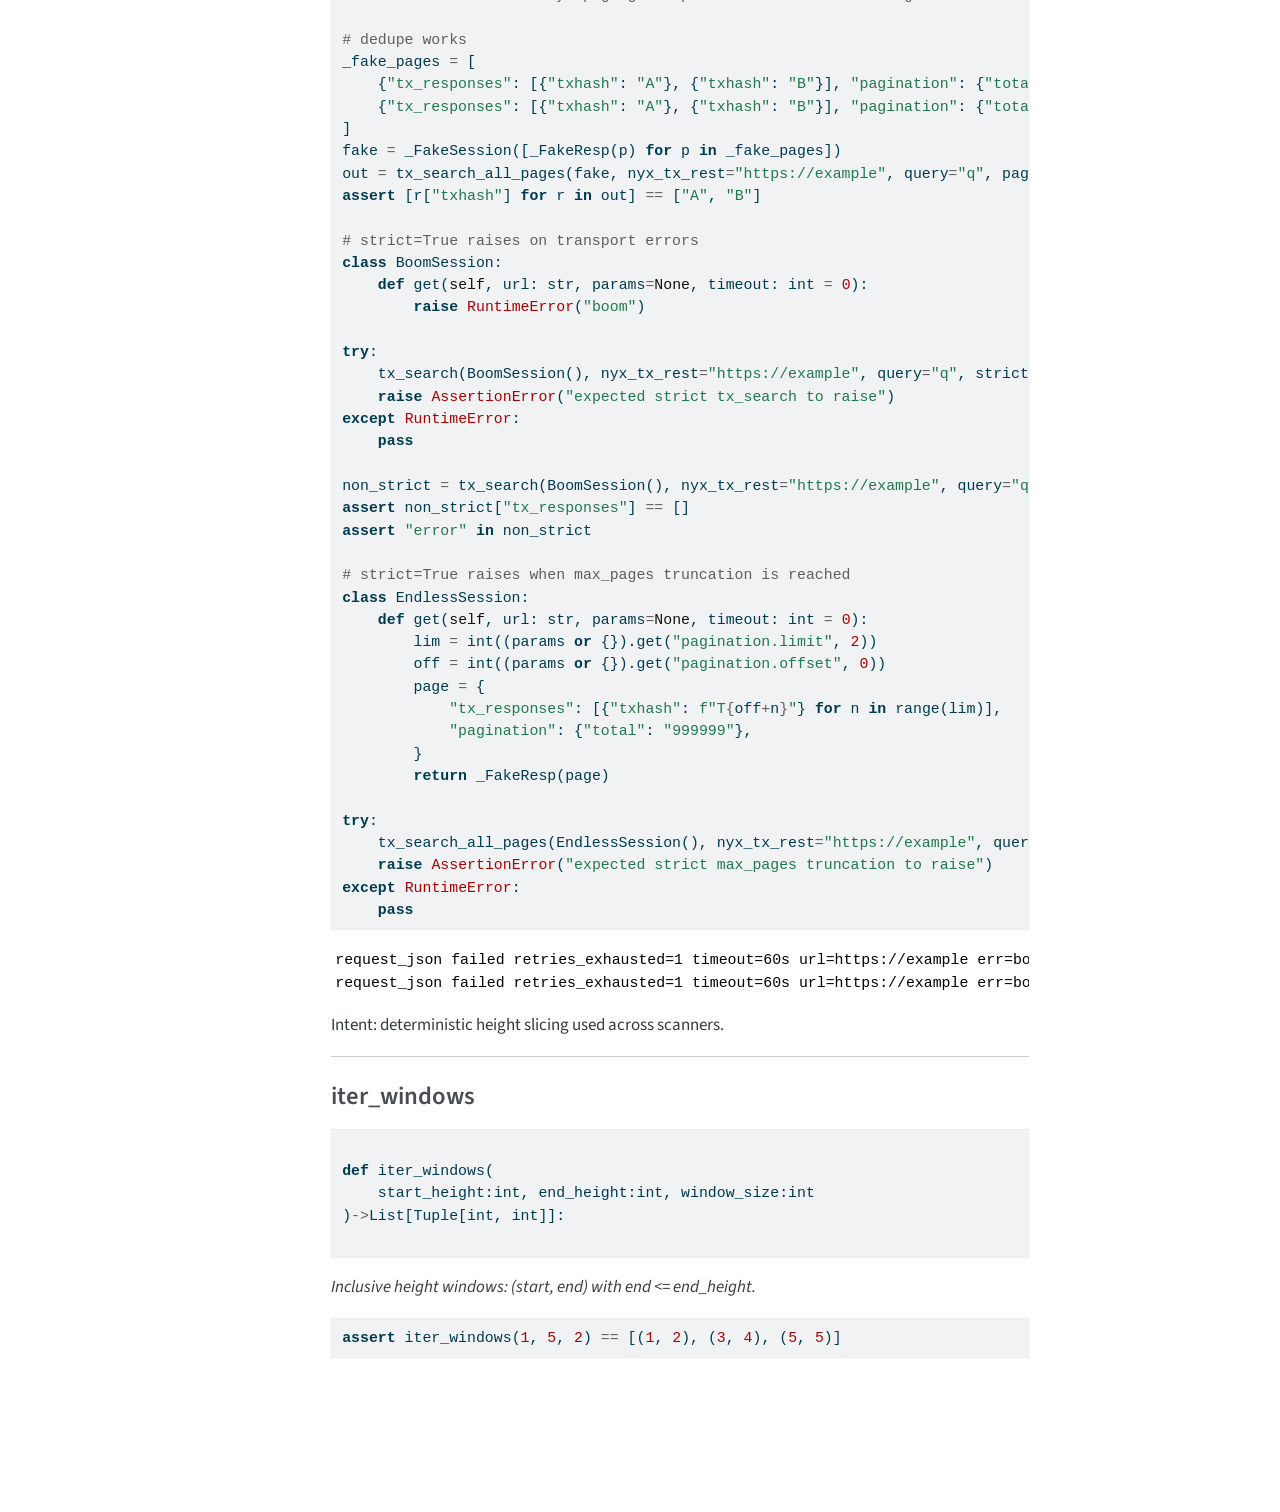
<file: common.html>
<!DOCTYPE html>
<html xmlns="http://www.w3.org/1999/xhtml" lang="en" xml:lang="en"><head>

<meta charset="utf-8">
<meta name="generator" content="quarto-1.8.26">

<meta name="viewport" content="width=device-width, initial-scale=1.0, user-scalable=yes">


<title>Common utilities – nym_node_reward_tracker</title>
<style>
code{white-space: pre-wrap;}
span.smallcaps{font-variant: small-caps;}
div.columns{display: flex; gap: min(4vw, 1.5em);}
div.column{flex: auto; overflow-x: auto;}
div.hanging-indent{margin-left: 1.5em; text-indent: -1.5em;}
ul.task-list{list-style: none;}
ul.task-list li input[type="checkbox"] {
  width: 0.8em;
  margin: 0 0.8em 0.2em -1em; /* quarto-specific, see https://github.com/quarto-dev/quarto-cli/issues/4556 */ 
  vertical-align: middle;
}
/* CSS for syntax highlighting */
html { -webkit-text-size-adjust: 100%; }
pre > code.sourceCode { white-space: pre; position: relative; }
pre > code.sourceCode > span { display: inline-block; line-height: 1.25; }
pre > code.sourceCode > span:empty { height: 1.2em; }
.sourceCode { overflow: visible; }
code.sourceCode > span { color: inherit; text-decoration: inherit; }
div.sourceCode { margin: 1em 0; }
pre.sourceCode { margin: 0; }
@media screen {
div.sourceCode { overflow: auto; }
}
@media print {
pre > code.sourceCode { white-space: pre-wrap; }
pre > code.sourceCode > span { text-indent: -5em; padding-left: 5em; }
}
pre.numberSource code
  { counter-reset: source-line 0; }
pre.numberSource code > span
  { position: relative; left: -4em; counter-increment: source-line; }
pre.numberSource code > span > a:first-child::before
  { content: counter(source-line);
    position: relative; left: -1em; text-align: right; vertical-align: baseline;
    border: none; display: inline-block;
    -webkit-touch-callout: none; -webkit-user-select: none;
    -khtml-user-select: none; -moz-user-select: none;
    -ms-user-select: none; user-select: none;
    padding: 0 4px; width: 4em;
  }
pre.numberSource { margin-left: 3em;  padding-left: 4px; }
div.sourceCode
  {   }
@media screen {
pre > code.sourceCode > span > a:first-child::before { text-decoration: underline; }
}
</style>


<script src="site_libs/quarto-nav/quarto-nav.js"></script>
<script src="site_libs/quarto-nav/headroom.min.js"></script>
<script src="site_libs/clipboard/clipboard.min.js"></script>
<script src="site_libs/quarto-search/autocomplete.umd.js"></script>
<script src="site_libs/quarto-search/fuse.min.js"></script>
<script src="site_libs/quarto-search/quarto-search.js"></script>
<meta name="quarto:offset" content="./">
<script src="site_libs/quarto-html/quarto.js" type="module"></script>
<script src="site_libs/quarto-html/tabsets/tabsets.js" type="module"></script>
<script src="site_libs/quarto-html/axe/axe-check.js" type="module"></script>
<script src="site_libs/quarto-html/popper.min.js"></script>
<script src="site_libs/quarto-html/tippy.umd.min.js"></script>
<script src="site_libs/quarto-html/anchor.min.js"></script>
<link href="site_libs/quarto-html/tippy.css" rel="stylesheet">
<link href="site_libs/quarto-html/quarto-syntax-highlighting-587c61ba64f3a5504c4d52d930310e48.css" rel="stylesheet" id="quarto-text-highlighting-styles">
<script src="site_libs/bootstrap/bootstrap.min.js"></script>
<link href="site_libs/bootstrap/bootstrap-icons.css" rel="stylesheet">
<link href="site_libs/bootstrap/bootstrap-9d5a2df094f07d3ebac2a9aad7ed09f6.min.css" rel="stylesheet" append-hash="true" id="quarto-bootstrap" data-mode="light">
<script id="quarto-search-options" type="application/json">{
  "location": "navbar",
  "copy-button": false,
  "collapse-after": 3,
  "panel-placement": "end",
  "type": "overlay",
  "limit": 50,
  "keyboard-shortcut": [
    "f",
    "/",
    "s"
  ],
  "show-item-context": false,
  "language": {
    "search-no-results-text": "No results",
    "search-matching-documents-text": "matching documents",
    "search-copy-link-title": "Copy link to search",
    "search-hide-matches-text": "Hide additional matches",
    "search-more-match-text": "more match in this document",
    "search-more-matches-text": "more matches in this document",
    "search-clear-button-title": "Clear",
    "search-text-placeholder": "",
    "search-detached-cancel-button-title": "Cancel",
    "search-submit-button-title": "Submit",
    "search-label": "Search"
  }
}</script>


<link rel="stylesheet" href="styles.css">
<meta property="og:title" content="Common utilities – nym_node_reward_tracker">
<meta property="og:description" content="Track Nym node rewards and export reward withdrawal transactions">
<meta property="og:site_name" content="nym_node_reward_tracker">
<meta name="twitter:title" content="Common utilities – nym_node_reward_tracker">
<meta name="twitter:description" content="Track Nym node rewards and export reward withdrawal transactions">
<meta name="twitter:card" content="summary">
</head>

<body class="nav-sidebar floating nav-fixed quarto-light">

<div id="quarto-search-results"></div>
  <header id="quarto-header" class="headroom fixed-top">
    <nav class="navbar navbar-expand-lg " data-bs-theme="dark">
      <div class="navbar-container container-fluid">
      <div class="navbar-brand-container mx-auto">
    <a class="navbar-brand" href="./index.html">
    <span class="navbar-title">nym_node_reward_tracker</span>
    </a>
  </div>
        <div class="quarto-navbar-tools tools-end">
</div>
          <div id="quarto-search" class="" title="Search"></div>
      </div> <!-- /container-fluid -->
    </nav>
  <nav class="quarto-secondary-nav">
    <div class="container-fluid d-flex">
      <button type="button" class="quarto-btn-toggle btn" data-bs-toggle="collapse" role="button" data-bs-target=".quarto-sidebar-collapse-item" aria-controls="quarto-sidebar" aria-expanded="false" aria-label="Toggle sidebar navigation" onclick="if (window.quartoToggleHeadroom) { window.quartoToggleHeadroom(); }">
        <i class="bi bi-layout-text-sidebar-reverse"></i>
      </button>
        <nav class="quarto-page-breadcrumbs" aria-label="breadcrumb"><ol class="breadcrumb"><li class="breadcrumb-item"><a href="./common.html">Common utilities</a></li></ol></nav>
        <a class="flex-grow-1" role="navigation" data-bs-toggle="collapse" data-bs-target=".quarto-sidebar-collapse-item" aria-controls="quarto-sidebar" aria-expanded="false" aria-label="Toggle sidebar navigation" onclick="if (window.quartoToggleHeadroom) { window.quartoToggleHeadroom(); }">      
        </a>
    </div>
  </nav>
</header>
<!-- content -->
<div id="quarto-content" class="quarto-container page-columns page-rows-contents page-layout-full page-navbar">
<!-- sidebar -->
  <nav id="quarto-sidebar" class="sidebar collapse collapse-horizontal quarto-sidebar-collapse-item sidebar-navigation floating overflow-auto">
    <div class="sidebar-menu-container"> 
    <ul class="list-unstyled mt-1">
        <li class="sidebar-item">
  <div class="sidebar-item-container"> 
  <a href="./index.html" class="sidebar-item-text sidebar-link">
 <span class="menu-text">Nym node reward tracker (docs index)</span></a>
  </div>
</li>
        <li class="sidebar-item">
  <div class="sidebar-item-container"> 
  <a href="./common.html" class="sidebar-item-text sidebar-link active">
 <span class="menu-text">Common utilities</span></a>
  </div>
</li>
        <li class="sidebar-item">
  <div class="sidebar-item-container"> 
  <a href="./cosmos_tx_parsing.html" class="sidebar-item-text sidebar-link">
 <span class="menu-text">Cosmos Tx Parsing Helpers</span></a>
  </div>
</li>
        <li class="sidebar-item">
  <div class="sidebar-item-container"> 
  <a href="./snapshot.html" class="sidebar-item-text sidebar-link">
 <span class="menu-text">Snapshot tracker</span></a>
  </div>
</li>
        <li class="sidebar-item">
  <div class="sidebar-item-container"> 
  <a href="./02_cache.html" class="sidebar-item-text sidebar-link">
 <span class="menu-text">Cache: chain-native event cache for epoch-by-epoch rewards</span></a>
  </div>
</li>
        <li class="sidebar-item">
  <div class="sidebar-item-container"> 
  <a href="./epoch_by_epoch.html" class="sidebar-item-text sidebar-link">
 <span class="menu-text">Epoch-by-epoch reward replay</span></a>
  </div>
</li>
        <li class="sidebar-item">
  <div class="sidebar-item-container"> 
  <a href="./reward_transactions.html" class="sidebar-item-text sidebar-link">
 <span class="menu-text">Reward transaction export</span></a>
  </div>
</li>
        <li class="sidebar-item">
  <div class="sidebar-item-container"> 
  <a href="./cli.html" class="sidebar-item-text sidebar-link">
 <span class="menu-text">CLI</span></a>
  </div>
</li>
        <li class="sidebar-item">
  <div class="sidebar-item-container"> 
  <a href="./node_interest_rates_estimation.html" class="sidebar-item-text sidebar-link">
 <span class="menu-text">Node Interest Rates Walkthrough on Nyx (last 120 hours)</span></a>
  </div>
</li>
        <li class="sidebar-item">
  <div class="sidebar-item-container"> 
  <a href="./tests.html" class="sidebar-item-text sidebar-link">
 <span class="menu-text">Notebook tests</span></a>
  </div>
</li>
    </ul>
    </div>
</nav>
<div id="quarto-sidebar-glass" class="quarto-sidebar-collapse-item" data-bs-toggle="collapse" data-bs-target=".quarto-sidebar-collapse-item"></div>
<!-- margin-sidebar -->
    <div id="quarto-margin-sidebar" class="sidebar margin-sidebar">
        <nav id="TOC" role="doc-toc" class="toc-active">
    <h2 id="toc-title">On this page</h2>
   
  <ul>
  <li><a href="#common-utilities" id="toc-common-utilities" class="nav-link active" data-scroll-target="#common-utilities">Common utilities</a>
  <ul class="collapse">
  <li><a href="#path-helpers" id="toc-path-helpers" class="nav-link" data-scroll-target="#path-helpers">Path helpers</a>
  <ul class="collapse">
  <li><a href="#ensure_parent_dir" id="toc-ensure_parent_dir" class="nav-link" data-scroll-target="#ensure_parent_dir">ensure_parent_dir</a></li>
  <li><a href="#resolve_under_dir" id="toc-resolve_under_dir" class="nav-link" data-scroll-target="#resolve_under_dir">resolve_under_dir</a></li>
  </ul></li>
  <li><a href="#logging" id="toc-logging" class="nav-link" data-scroll-target="#logging">Logging</a>
  <ul class="collapse">
  <li><a href="#setup_logging" id="toc-setup_logging" class="nav-link" data-scroll-target="#setup_logging">setup_logging</a></li>
  </ul></li>
  <li><a href="#wallet-csv" id="toc-wallet-csv" class="nav-link" data-scroll-target="#wallet-csv">Wallet CSV</a>
  <ul class="collapse">
  <li><a href="#read_wallets_csv" id="toc-read_wallets_csv" class="nav-link" data-scroll-target="#read_wallets_csv">read_wallets_csv</a></li>
  </ul></li>
  <li><a href="#yaml-json-io" id="toc-yaml-json-io" class="nav-link" data-scroll-target="#yaml-json-io">YAML + JSON I/O</a>
  <ul class="collapse">
  <li><a href="#write_yaml" id="toc-write_yaml" class="nav-link" data-scroll-target="#write_yaml">write_yaml</a></li>
  <li><a href="#read_yaml" id="toc-read_yaml" class="nav-link" data-scroll-target="#read_yaml">read_yaml</a></li>
  <li><a href="#write_json" id="toc-write_json" class="nav-link" data-scroll-target="#write_json">write_json</a></li>
  <li><a href="#read_json" id="toc-read_json" class="nav-link" data-scroll-target="#read_json">read_json</a></li>
  </ul></li>
  <li><a href="#http-session-json-request" id="toc-http-session-json-request" class="nav-link" data-scroll-target="#http-session-json-request">HTTP session + JSON request</a>
  <ul class="collapse">
  <li><a href="#request_json" id="toc-request_json" class="nav-link" data-scroll-target="#request_json">request_json</a></li>
  <li><a href="#build_session" id="toc-build_session" class="nav-link" data-scroll-target="#build_session">build_session</a></li>
  </ul></li>
  <li><a href="#smart-query-helper" id="toc-smart-query-helper" class="nav-link" data-scroll-target="#smart-query-helper">Smart query helper</a>
  <ul class="collapse">
  <li><a href="#smart_query" id="toc-smart_query" class="nav-link" data-scroll-target="#smart_query">smart_query</a></li>
  </ul></li>
  <li><a href="#parsing-helpers" id="toc-parsing-helpers" class="nav-link" data-scroll-target="#parsing-helpers">Parsing helpers</a>
  <ul class="collapse">
  <li><a href="#b64_json" id="toc-b64_json" class="nav-link" data-scroll-target="#b64_json">b64_json</a></li>
  <li><a href="#parse_unym_amount" id="toc-parse_unym_amount" class="nav-link" data-scroll-target="#parse_unym_amount">parse_unym_amount</a></li>
  <li><a href="#to_decimal" id="toc-to_decimal" class="nav-link" data-scroll-target="#to_decimal">to_decimal</a></li>
  <li><a href="#to_int" id="toc-to_int" class="nav-link" data-scroll-target="#to_int">to_int</a></li>
  <li><a href="#utc_now_iso" id="toc-utc_now_iso" class="nav-link" data-scroll-target="#utc_now_iso">utc_now_iso</a></li>
  </ul></li>
  <li><a href="#date-wallet-tx-query-helpers" id="toc-date-wallet-tx-query-helpers" class="nav-link" data-scroll-target="#date-wallet-tx-query-helpers">Date + wallet tx-query helpers</a>
  <ul class="collapse">
  <li><a href="#iter_txs_by_query" id="toc-iter_txs_by_query" class="nav-link" data-scroll-target="#iter_txs_by_query">iter_txs_by_query</a></li>
  <li><a href="#build_tx_query" id="toc-build_tx_query" class="nav-link" data-scroll-target="#build_tx_query">build_tx_query</a></li>
  <li><a href="#parse_date_filters" id="toc-parse_date_filters" class="nav-link" data-scroll-target="#parse_date_filters">parse_date_filters</a></li>
  <li><a href="#parse_rfc3339_to_utc" id="toc-parse_rfc3339_to_utc" class="nav-link" data-scroll-target="#parse_rfc3339_to_utc">parse_rfc3339_to_utc</a></li>
  </ul></li>
  <li><a href="#cosmos-tx-search-pagination-and-window-iteration" id="toc-cosmos-tx-search-pagination-and-window-iteration" class="nav-link" data-scroll-target="#cosmos-tx-search-pagination-and-window-iteration">Cosmos tx search + pagination and window iteration</a>
  <ul class="collapse">
  <li><a href="#tx_search_all_pages" id="toc-tx_search_all_pages" class="nav-link" data-scroll-target="#tx_search_all_pages">tx_search_all_pages</a></li>
  <li><a href="#tx_search" id="toc-tx_search" class="nav-link" data-scroll-target="#tx_search">tx_search</a></li>
  <li><a href="#iter_windows" id="toc-iter_windows" class="nav-link" data-scroll-target="#iter_windows">iter_windows</a></li>
  </ul></li>
  </ul></li>
  </ul>
<div class="toc-actions"><ul><li><a href="https://github.com/cs224/nym-node-reward-tracker/issues/new" class="toc-action"><i class="bi bi-github"></i>Report an issue</a></li></ul></div><div class="quarto-alternate-formats"><h2>Other Formats</h2><ul><li><a href="common.html.md"><i class="bi bi-file-code"></i>CommonMark</a></li></ul></div></nav>
    </div>
<!-- main -->
<main class="content column-body" id="quarto-document-content">

<header id="title-block-header" class="quarto-title-block default">
<div class="quarto-title">
<h1 class="title">Common utilities</h1>
</div>



<div class="quarto-title-meta column-body">

    
  
    
  </div>
  


</header>


<!-- WARNING: THIS FILE WAS AUTOGENERATED! DO NOT EDIT! -->
<section id="common-utilities" class="level1">
<h1>Common utilities</h1>
<p>This notebook defines shared helpers used by all commands and notebooks:</p>
<ul>
<li>consistent logging</li>
<li>stable filesystem handling under <code>data/</code></li>
<li>small input parsers</li>
<li>HTTP JSON fetchers with retry/backoff</li>
<li>base64-encoded contract smart-query support</li>
</ul>
<p>The rule: <em>anything used by ≥2 modules belongs here.</em></p>
<p>Intent: import only what we need and define stable constants used everywhere.</p>
<section id="path-helpers" class="level2">
<h2 class="anchored" data-anchor-id="path-helpers">Path helpers</h2>
<p>Intent: resolve “inputs/outputs under data/” consistently.</p>
<p>Rule:</p>
<ul>
<li>if the user passes an absolute path → use it</li>
<li>if the user passes a bare filename → place under <code>data_dir</code></li>
<li>if the user passes a relative path <em>with a parent</em> (e.g.&nbsp;<code>data/foo.csv</code> or <code>tmp/foo.csv</code>) → keep as-is</li>
</ul>
<hr>
<section id="ensure_parent_dir" class="level3">
<h3 class="anchored" data-anchor-id="ensure_parent_dir">ensure_parent_dir</h3>
<div class="code-copy-outer-scaffold"><div class="sourceCode" id="cb1"><pre class="sourceCode python code-with-copy"><code class="sourceCode python"><span id="cb1-1"><a href="#cb1-1" aria-hidden="true" tabindex="-1"></a></span>
<span id="cb1-2"><a href="#cb1-2" aria-hidden="true" tabindex="-1"></a><span class="kw">def</span> ensure_parent_dir(</span>
<span id="cb1-3"><a href="#cb1-3" aria-hidden="true" tabindex="-1"></a>    path:<span class="bu">str</span> <span class="op">|</span> Path</span>
<span id="cb1-4"><a href="#cb1-4" aria-hidden="true" tabindex="-1"></a>)<span class="op">-&gt;</span>Path:</span>
<span id="cb1-5"><a href="#cb1-5" aria-hidden="true" tabindex="-1"></a></span></code></pre></div><button title="Copy to Clipboard" class="code-copy-button"><i class="bi"></i></button></div>
<hr>
</section>
<section id="resolve_under_dir" class="level3">
<h3 class="anchored" data-anchor-id="resolve_under_dir">resolve_under_dir</h3>
<div class="code-copy-outer-scaffold"><div class="sourceCode" id="cb2"><pre class="sourceCode python code-with-copy"><code class="sourceCode python"><span id="cb2-1"><a href="#cb2-1" aria-hidden="true" tabindex="-1"></a></span>
<span id="cb2-2"><a href="#cb2-2" aria-hidden="true" tabindex="-1"></a><span class="kw">def</span> resolve_under_dir(</span>
<span id="cb2-3"><a href="#cb2-3" aria-hidden="true" tabindex="-1"></a>    base_dir:<span class="bu">str</span> <span class="op">|</span> Path, path:<span class="bu">str</span> <span class="op">|</span> Path</span>
<span id="cb2-4"><a href="#cb2-4" aria-hidden="true" tabindex="-1"></a>)<span class="op">-&gt;</span>Path:</span>
<span id="cb2-5"><a href="#cb2-5" aria-hidden="true" tabindex="-1"></a></span></code></pre></div><button title="Copy to Clipboard" class="code-copy-button"><i class="bi"></i></button></div>
<p><em>Resolve <code>path</code> relative to <code>base_dir</code> only if it is a bare filename.</em></p>
<p>Examples: resolve_under_dir(“data”, “wallet-addresses.csv”) -&gt; data/wallet-addresses.csv resolve_under_dir(“data”, “data/wallet-addresses.csv”) -&gt; data/wallet-addresses.csv resolve_under_dir(“data”, “/abs/x.csv”) -&gt; /abs/x.csv</p>
<div id="63039b68" class="cell" data-quarto-private-1="{&quot;key&quot;:&quot;execution&quot;,&quot;value&quot;:{&quot;iopub.execute_input&quot;:&quot;2026-02-12T12:36:54.929855Z&quot;,&quot;iopub.status.busy&quot;:&quot;2026-02-12T12:36:54.929681Z&quot;,&quot;iopub.status.idle&quot;:&quot;2026-02-12T12:36:54.932132Z&quot;,&quot;shell.execute_reply&quot;:&quot;2026-02-12T12:36:54.931508Z&quot;}}" data-execution_count="6">
<div class="code-copy-outer-scaffold"><div class="sourceCode cell-code" id="cb3"><pre class="sourceCode python code-with-copy"><code class="sourceCode python"><span id="cb3-1"><a href="#cb3-1" aria-hidden="true" tabindex="-1"></a><span class="im">from</span> tempfile <span class="im">import</span> TemporaryDirectory</span></code></pre></div><button title="Copy to Clipboard" class="code-copy-button"><i class="bi"></i></button></div>
</div>
<div id="93f55b89" class="cell" data-quarto-private-1="{&quot;key&quot;:&quot;execution&quot;,&quot;value&quot;:{&quot;iopub.execute_input&quot;:&quot;2026-02-12T12:36:54.933641Z&quot;,&quot;iopub.status.busy&quot;:&quot;2026-02-12T12:36:54.933482Z&quot;,&quot;iopub.status.idle&quot;:&quot;2026-02-12T12:36:54.937616Z&quot;,&quot;shell.execute_reply&quot;:&quot;2026-02-12T12:36:54.937053Z&quot;}}" data-execution_count="7">
<div class="code-copy-outer-scaffold"><div class="sourceCode cell-code" id="cb4"><pre class="sourceCode python code-with-copy"><code class="sourceCode python"><span id="cb4-1"><a href="#cb4-1" aria-hidden="true" tabindex="-1"></a><span class="cf">with</span> TemporaryDirectory() <span class="im">as</span> td:</span>
<span id="cb4-2"><a href="#cb4-2" aria-hidden="true" tabindex="-1"></a>    base <span class="op">=</span> Path(td) <span class="op">/</span> <span class="st">"data"</span></span>
<span id="cb4-3"><a href="#cb4-3" aria-hidden="true" tabindex="-1"></a>    <span class="cf">assert</span> resolve_under_dir(base, <span class="st">"x.csv"</span>) <span class="op">==</span> base <span class="op">/</span> <span class="st">"x.csv"</span></span>
<span id="cb4-4"><a href="#cb4-4" aria-hidden="true" tabindex="-1"></a>    <span class="cf">assert</span> resolve_under_dir(base, <span class="st">"data/x.csv"</span>) <span class="op">==</span> Path(<span class="st">"data/x.csv"</span>)</span>
<span id="cb4-5"><a href="#cb4-5" aria-hidden="true" tabindex="-1"></a>    <span class="cf">assert</span> resolve_under_dir(base, base <span class="op">/</span> <span class="st">"x.csv"</span>) <span class="op">==</span> base <span class="op">/</span> <span class="st">"x.csv"</span></span>
<span id="cb4-6"><a href="#cb4-6" aria-hidden="true" tabindex="-1"></a></span>
<span id="cb4-7"><a href="#cb4-7" aria-hidden="true" tabindex="-1"></a><span class="cf">with</span> TemporaryDirectory() <span class="im">as</span> td:</span>
<span id="cb4-8"><a href="#cb4-8" aria-hidden="true" tabindex="-1"></a>    out <span class="op">=</span> ensure_parent_dir(Path(td) <span class="op">/</span> <span class="st">"a"</span> <span class="op">/</span> <span class="st">"b"</span> <span class="op">/</span> <span class="st">"c.txt"</span>)</span>
<span id="cb4-9"><a href="#cb4-9" aria-hidden="true" tabindex="-1"></a>    <span class="cf">assert</span> out.parent.exists()</span></code></pre></div><button title="Copy to Clipboard" class="code-copy-button"><i class="bi"></i></button></div>
</div>
</section>
</section>
<section id="logging" class="level2">
<h2 class="anchored" data-anchor-id="logging">Logging</h2>
<p>Intent: create a logger that does <strong>not</strong> accumulate duplicate handlers when cells re-run.</p>
<p>Design:</p>
<ul>
<li><code>setup_logging(name, ...)</code> returns a configured logger</li>
<li>safe to call multiple times</li>
<li>optional file handler + console handler</li>
<li><code>propagate=False</code> to avoid double logs</li>
</ul>
<hr>
<section id="setup_logging" class="level3">
<h3 class="anchored" data-anchor-id="setup_logging">setup_logging</h3>
<div class="code-copy-outer-scaffold"><div class="sourceCode" id="cb5"><pre class="sourceCode python code-with-copy"><code class="sourceCode python"><span id="cb5-1"><a href="#cb5-1" aria-hidden="true" tabindex="-1"></a></span>
<span id="cb5-2"><a href="#cb5-2" aria-hidden="true" tabindex="-1"></a><span class="kw">def</span> setup_logging(</span>
<span id="cb5-3"><a href="#cb5-3" aria-hidden="true" tabindex="-1"></a>    name:<span class="bu">str</span>, log_file:<span class="bu">str</span> <span class="op">|</span> Path <span class="op">|</span> <span class="va">None</span><span class="op">=</span><span class="va">None</span>, level:<span class="bu">str</span><span class="op">=</span><span class="st">'INFO'</span></span>
<span id="cb5-4"><a href="#cb5-4" aria-hidden="true" tabindex="-1"></a>)<span class="op">-&gt;</span>logging.Logger:</span>
<span id="cb5-5"><a href="#cb5-5" aria-hidden="true" tabindex="-1"></a></span></code></pre></div><button title="Copy to Clipboard" class="code-copy-button"><i class="bi"></i></button></div>
<div id="af094776" class="cell" data-quarto-private-1="{&quot;key&quot;:&quot;execution&quot;,&quot;value&quot;:{&quot;iopub.execute_input&quot;:&quot;2026-02-12T12:36:54.944501Z&quot;,&quot;iopub.status.busy&quot;:&quot;2026-02-12T12:36:54.944343Z&quot;,&quot;iopub.status.idle&quot;:&quot;2026-02-12T12:36:54.947444Z&quot;,&quot;shell.execute_reply&quot;:&quot;2026-02-12T12:36:54.946827Z&quot;}}" data-execution_count="9">
<div class="code-copy-outer-scaffold"><div class="sourceCode cell-code" id="cb6"><pre class="sourceCode python code-with-copy"><code class="sourceCode python"><span id="cb6-1"><a href="#cb6-1" aria-hidden="true" tabindex="-1"></a>log1 <span class="op">=</span> setup_logging(<span class="st">"test_common_logger"</span>, level<span class="op">=</span><span class="st">"DEBUG"</span>)</span>
<span id="cb6-2"><a href="#cb6-2" aria-hidden="true" tabindex="-1"></a>log2 <span class="op">=</span> setup_logging(<span class="st">"test_common_logger"</span>, level<span class="op">=</span><span class="st">"INFO"</span>)</span>
<span id="cb6-3"><a href="#cb6-3" aria-hidden="true" tabindex="-1"></a><span class="cf">assert</span> log1 <span class="kw">is</span> log2</span>
<span id="cb6-4"><a href="#cb6-4" aria-hidden="true" tabindex="-1"></a><span class="cf">assert</span> <span class="bu">len</span>(log1.handlers) <span class="op">&gt;=</span> <span class="dv">1</span></span></code></pre></div><button title="Copy to Clipboard" class="code-copy-button"><i class="bi"></i></button></div>
<div class="cell-output cell-output-stderr">
<pre><code>2026-02-12T13:36:54 | DEBUG | test_common_logger | Logger initialized</code></pre>
</div>
</div>
</section>
</section>
<section id="wallet-csv" class="level2">
<h2 class="anchored" data-anchor-id="wallet-csv">Wallet CSV</h2>
<p>Intent: parse <code>wallet-addresses.csv</code> with columns <code>address,tag</code> into a stable list.</p>
<p>Rules: * skip empty addresses * tag is optional * preserve file order (helps stable output)</p>
<hr>
<section id="read_wallets_csv" class="level3">
<h3 class="anchored" data-anchor-id="read_wallets_csv">read_wallets_csv</h3>
<div class="code-copy-outer-scaffold"><div class="sourceCode" id="cb8"><pre class="sourceCode python code-with-copy"><code class="sourceCode python"><span id="cb8-1"><a href="#cb8-1" aria-hidden="true" tabindex="-1"></a></span>
<span id="cb8-2"><a href="#cb8-2" aria-hidden="true" tabindex="-1"></a><span class="kw">def</span> read_wallets_csv(</span>
<span id="cb8-3"><a href="#cb8-3" aria-hidden="true" tabindex="-1"></a>    path:<span class="bu">str</span> <span class="op">|</span> Path</span>
<span id="cb8-4"><a href="#cb8-4" aria-hidden="true" tabindex="-1"></a>)<span class="op">-&gt;</span>List[Tuple[<span class="bu">str</span>, <span class="bu">str</span>]]:</span>
<span id="cb8-5"><a href="#cb8-5" aria-hidden="true" tabindex="-1"></a></span></code></pre></div><button title="Copy to Clipboard" class="code-copy-button"><i class="bi"></i></button></div>
<div id="ba062aa6" class="cell" data-quarto-private-1="{&quot;key&quot;:&quot;execution&quot;,&quot;value&quot;:{&quot;iopub.execute_input&quot;:&quot;2026-02-12T12:36:54.953610Z&quot;,&quot;iopub.status.busy&quot;:&quot;2026-02-12T12:36:54.953450Z&quot;,&quot;iopub.status.idle&quot;:&quot;2026-02-12T12:36:54.955716Z&quot;,&quot;shell.execute_reply&quot;:&quot;2026-02-12T12:36:54.955142Z&quot;}}" data-execution_count="11">
<div class="code-copy-outer-scaffold"><div class="sourceCode cell-code" id="cb9"><pre class="sourceCode python code-with-copy"><code class="sourceCode python"><span id="cb9-1"><a href="#cb9-1" aria-hidden="true" tabindex="-1"></a><span class="im">from</span> tempfile <span class="im">import</span> TemporaryDirectory</span></code></pre></div><button title="Copy to Clipboard" class="code-copy-button"><i class="bi"></i></button></div>
</div>
<div id="7be002df" class="cell" data-quarto-private-1="{&quot;key&quot;:&quot;execution&quot;,&quot;value&quot;:{&quot;iopub.execute_input&quot;:&quot;2026-02-12T12:36:54.957333Z&quot;,&quot;iopub.status.busy&quot;:&quot;2026-02-12T12:36:54.957178Z&quot;,&quot;iopub.status.idle&quot;:&quot;2026-02-12T12:36:54.960286Z&quot;,&quot;shell.execute_reply&quot;:&quot;2026-02-12T12:36:54.959777Z&quot;}}" data-execution_count="12">
<div class="code-copy-outer-scaffold"><div class="sourceCode cell-code" id="cb10"><pre class="sourceCode python code-with-copy"><code class="sourceCode python"><span id="cb10-1"><a href="#cb10-1" aria-hidden="true" tabindex="-1"></a><span class="cf">with</span> TemporaryDirectory() <span class="im">as</span> td:</span>
<span id="cb10-2"><a href="#cb10-2" aria-hidden="true" tabindex="-1"></a>    p <span class="op">=</span> Path(td) <span class="op">/</span> <span class="st">"wallets.csv"</span></span>
<span id="cb10-3"><a href="#cb10-3" aria-hidden="true" tabindex="-1"></a>    p.write_text(<span class="st">"address,tag</span><span class="ch">\n</span><span class="st">n1abc,test</span><span class="ch">\n</span><span class="st">,</span><span class="ch">\n</span><span class="st"> n1def ,  </span><span class="ch">\n</span><span class="st">"</span>, encoding<span class="op">=</span><span class="st">"utf-8"</span>)</span>
<span id="cb10-4"><a href="#cb10-4" aria-hidden="true" tabindex="-1"></a>    out <span class="op">=</span> read_wallets_csv(p)</span>
<span id="cb10-5"><a href="#cb10-5" aria-hidden="true" tabindex="-1"></a><span class="cf">assert</span> out <span class="op">==</span> [(<span class="st">"n1abc"</span>, <span class="st">"test"</span>), (<span class="st">"n1def"</span>, <span class="st">""</span>)]</span></code></pre></div><button title="Copy to Clipboard" class="code-copy-button"><i class="bi"></i></button></div>
</div>
</section>
</section>
<section id="yaml-json-io" class="level2">
<h2 class="anchored" data-anchor-id="yaml-json-io">YAML + JSON I/O</h2>
<p>Intent: read/write YAML and JSON safely for history files and cached metadata.</p>
<hr>
<section id="write_yaml" class="level3">
<h3 class="anchored" data-anchor-id="write_yaml">write_yaml</h3>
<div class="code-copy-outer-scaffold"><div class="sourceCode" id="cb11"><pre class="sourceCode python code-with-copy"><code class="sourceCode python"><span id="cb11-1"><a href="#cb11-1" aria-hidden="true" tabindex="-1"></a></span>
<span id="cb11-2"><a href="#cb11-2" aria-hidden="true" tabindex="-1"></a><span class="kw">def</span> write_yaml(</span>
<span id="cb11-3"><a href="#cb11-3" aria-hidden="true" tabindex="-1"></a>    path:<span class="bu">str</span> <span class="op">|</span> Path, obj:Any</span>
<span id="cb11-4"><a href="#cb11-4" aria-hidden="true" tabindex="-1"></a>)<span class="op">-&gt;</span><span class="va">None</span>:</span>
<span id="cb11-5"><a href="#cb11-5" aria-hidden="true" tabindex="-1"></a></span></code></pre></div><button title="Copy to Clipboard" class="code-copy-button"><i class="bi"></i></button></div>
<hr>
</section>
<section id="read_yaml" class="level3">
<h3 class="anchored" data-anchor-id="read_yaml">read_yaml</h3>
<div class="code-copy-outer-scaffold"><div class="sourceCode" id="cb12"><pre class="sourceCode python code-with-copy"><code class="sourceCode python"><span id="cb12-1"><a href="#cb12-1" aria-hidden="true" tabindex="-1"></a></span>
<span id="cb12-2"><a href="#cb12-2" aria-hidden="true" tabindex="-1"></a><span class="kw">def</span> read_yaml(</span>
<span id="cb12-3"><a href="#cb12-3" aria-hidden="true" tabindex="-1"></a>    path:<span class="bu">str</span> <span class="op">|</span> Path, default:Any<span class="op">=</span><span class="va">None</span></span>
<span id="cb12-4"><a href="#cb12-4" aria-hidden="true" tabindex="-1"></a>)<span class="op">-&gt;</span>Any:</span>
<span id="cb12-5"><a href="#cb12-5" aria-hidden="true" tabindex="-1"></a></span></code></pre></div><button title="Copy to Clipboard" class="code-copy-button"><i class="bi"></i></button></div>
<hr>
</section>
<section id="write_json" class="level3">
<h3 class="anchored" data-anchor-id="write_json">write_json</h3>
<div class="code-copy-outer-scaffold"><div class="sourceCode" id="cb13"><pre class="sourceCode python code-with-copy"><code class="sourceCode python"><span id="cb13-1"><a href="#cb13-1" aria-hidden="true" tabindex="-1"></a></span>
<span id="cb13-2"><a href="#cb13-2" aria-hidden="true" tabindex="-1"></a><span class="kw">def</span> write_json(</span>
<span id="cb13-3"><a href="#cb13-3" aria-hidden="true" tabindex="-1"></a>    path:<span class="bu">str</span> <span class="op">|</span> Path, obj:Any</span>
<span id="cb13-4"><a href="#cb13-4" aria-hidden="true" tabindex="-1"></a>)<span class="op">-&gt;</span><span class="va">None</span>:</span>
<span id="cb13-5"><a href="#cb13-5" aria-hidden="true" tabindex="-1"></a></span></code></pre></div><button title="Copy to Clipboard" class="code-copy-button"><i class="bi"></i></button></div>
<hr>
</section>
<section id="read_json" class="level3">
<h3 class="anchored" data-anchor-id="read_json">read_json</h3>
<div class="code-copy-outer-scaffold"><div class="sourceCode" id="cb14"><pre class="sourceCode python code-with-copy"><code class="sourceCode python"><span id="cb14-1"><a href="#cb14-1" aria-hidden="true" tabindex="-1"></a></span>
<span id="cb14-2"><a href="#cb14-2" aria-hidden="true" tabindex="-1"></a><span class="kw">def</span> read_json(</span>
<span id="cb14-3"><a href="#cb14-3" aria-hidden="true" tabindex="-1"></a>    path:<span class="bu">str</span> <span class="op">|</span> Path, default:Any<span class="op">=</span><span class="va">None</span></span>
<span id="cb14-4"><a href="#cb14-4" aria-hidden="true" tabindex="-1"></a>)<span class="op">-&gt;</span>Any:</span>
<span id="cb14-5"><a href="#cb14-5" aria-hidden="true" tabindex="-1"></a></span></code></pre></div><button title="Copy to Clipboard" class="code-copy-button"><i class="bi"></i></button></div>
<div id="419f61cf" class="cell" data-quarto-private-1="{&quot;key&quot;:&quot;execution&quot;,&quot;value&quot;:{&quot;iopub.execute_input&quot;:&quot;2026-02-12T12:36:54.967144Z&quot;,&quot;iopub.status.busy&quot;:&quot;2026-02-12T12:36:54.966991Z&quot;,&quot;iopub.status.idle&quot;:&quot;2026-02-12T12:36:54.969105Z&quot;,&quot;shell.execute_reply&quot;:&quot;2026-02-12T12:36:54.968705Z&quot;}}" data-execution_count="14">
<div class="code-copy-outer-scaffold"><div class="sourceCode cell-code" id="cb15"><pre class="sourceCode python code-with-copy"><code class="sourceCode python"><span id="cb15-1"><a href="#cb15-1" aria-hidden="true" tabindex="-1"></a><span class="im">from</span> tempfile <span class="im">import</span> TemporaryDirectory</span></code></pre></div><button title="Copy to Clipboard" class="code-copy-button"><i class="bi"></i></button></div>
</div>
<div id="b4c419af" class="cell" data-quarto-private-1="{&quot;key&quot;:&quot;execution&quot;,&quot;value&quot;:{&quot;iopub.execute_input&quot;:&quot;2026-02-12T12:36:54.970755Z&quot;,&quot;iopub.status.busy&quot;:&quot;2026-02-12T12:36:54.970605Z&quot;,&quot;iopub.status.idle&quot;:&quot;2026-02-12T12:36:54.987359Z&quot;,&quot;shell.execute_reply&quot;:&quot;2026-02-12T12:36:54.986567Z&quot;}}" data-execution_count="15">
<div class="code-copy-outer-scaffold"><div class="sourceCode cell-code" id="cb16"><pre class="sourceCode python code-with-copy"><code class="sourceCode python"><span id="cb16-1"><a href="#cb16-1" aria-hidden="true" tabindex="-1"></a><span class="cf">with</span> TemporaryDirectory() <span class="im">as</span> td:</span>
<span id="cb16-2"><a href="#cb16-2" aria-hidden="true" tabindex="-1"></a>    jp <span class="op">=</span> Path(td) <span class="op">/</span> <span class="st">"x.json"</span></span>
<span id="cb16-3"><a href="#cb16-3" aria-hidden="true" tabindex="-1"></a>    write_json(jp, {<span class="st">"a"</span>: <span class="dv">1</span>})</span>
<span id="cb16-4"><a href="#cb16-4" aria-hidden="true" tabindex="-1"></a>    <span class="cf">assert</span> read_json(jp) <span class="op">==</span> {<span class="st">"a"</span>: <span class="dv">1</span>}</span>
<span id="cb16-5"><a href="#cb16-5" aria-hidden="true" tabindex="-1"></a></span>
<span id="cb16-6"><a href="#cb16-6" aria-hidden="true" tabindex="-1"></a><span class="cf">with</span> TemporaryDirectory() <span class="im">as</span> td:</span>
<span id="cb16-7"><a href="#cb16-7" aria-hidden="true" tabindex="-1"></a>    yp <span class="op">=</span> Path(td) <span class="op">/</span> <span class="st">"x.yaml"</span></span>
<span id="cb16-8"><a href="#cb16-8" aria-hidden="true" tabindex="-1"></a>    write_yaml(yp, {<span class="st">"a"</span>: <span class="dv">1</span>})</span>
<span id="cb16-9"><a href="#cb16-9" aria-hidden="true" tabindex="-1"></a>    <span class="cf">assert</span> read_yaml(yp) <span class="op">==</span> {<span class="st">"a"</span>: <span class="dv">1</span>}</span></code></pre></div><button title="Copy to Clipboard" class="code-copy-button"><i class="bi"></i></button></div>
</div>
</section>
</section>
<section id="http-session-json-request" class="level2">
<h2 class="anchored" data-anchor-id="http-session-json-request">HTTP session + JSON request</h2>
<p>Intent: create a <code>requests.Session</code> with stable headers and a robust JSON fetcher with retry/backoff.</p>
<p>Important: keep it testable with “fake session” objects (so no reliance on urllib3 Retry internals).</p>
<p>Semantic note: some <code>429</code> responses are non-transient (for example: upstream grpc payload-size limits like “message larger than max”). In those cases retrying does not help and should fail fast; scanner window size/logs should be used to correct query shape.</p>
<hr>
<section id="request_json" class="level3">
<h3 class="anchored" data-anchor-id="request_json">request_json</h3>
<div class="code-copy-outer-scaffold"><div class="sourceCode" id="cb17"><pre class="sourceCode python code-with-copy"><code class="sourceCode python"><span id="cb17-1"><a href="#cb17-1" aria-hidden="true" tabindex="-1"></a></span>
<span id="cb17-2"><a href="#cb17-2" aria-hidden="true" tabindex="-1"></a><span class="kw">def</span> request_json(</span>
<span id="cb17-3"><a href="#cb17-3" aria-hidden="true" tabindex="-1"></a>    session:Any, url:<span class="bu">str</span>, params:Dict[<span class="bu">str</span>, Any] <span class="op">|</span> Sequence[Tuple[<span class="bu">str</span>, <span class="bu">str</span>]] <span class="op">|</span> <span class="va">None</span><span class="op">=</span><span class="va">None</span>,</span>
<span id="cb17-4"><a href="#cb17-4" aria-hidden="true" tabindex="-1"></a>    headers:Dict[<span class="bu">str</span>, <span class="bu">str</span>] <span class="op">|</span> <span class="va">None</span><span class="op">=</span><span class="va">None</span>, timeout:<span class="bu">int</span><span class="op">=</span><span class="dv">60</span>, retries:<span class="bu">int</span><span class="op">=</span><span class="dv">5</span>, logger:Optional[logging.Logger]<span class="op">=</span><span class="va">None</span></span>
<span id="cb17-5"><a href="#cb17-5" aria-hidden="true" tabindex="-1"></a>)<span class="op">-&gt;</span>Any:</span>
<span id="cb17-6"><a href="#cb17-6" aria-hidden="true" tabindex="-1"></a></span></code></pre></div><button title="Copy to Clipboard" class="code-copy-button"><i class="bi"></i></button></div>
<p><em>GET JSON with exponential backoff retry for retryable transport/server errors.</em></p>
<p>Notes: - retries 429/5xx by default, - fails fast for known non-transient 429 payload-size errors, - raises RuntimeError after retries, - logs retry/success timing for diagnostics.</p>
<hr>
</section>
<section id="build_session" class="level3">
<h3 class="anchored" data-anchor-id="build_session">build_session</h3>
<div class="code-copy-outer-scaffold"><div class="sourceCode" id="cb18"><pre class="sourceCode python code-with-copy"><code class="sourceCode python"><span id="cb18-1"><a href="#cb18-1" aria-hidden="true" tabindex="-1"></a></span>
<span id="cb18-2"><a href="#cb18-2" aria-hidden="true" tabindex="-1"></a><span class="kw">def</span> build_session(</span>
<span id="cb18-3"><a href="#cb18-3" aria-hidden="true" tabindex="-1"></a>    user_agent:<span class="bu">str</span><span class="op">=</span><span class="st">'nym-node-reward-tracker/1.0'</span></span>
<span id="cb18-4"><a href="#cb18-4" aria-hidden="true" tabindex="-1"></a>)<span class="op">-&gt;</span>requests.Session:</span>
<span id="cb18-5"><a href="#cb18-5" aria-hidden="true" tabindex="-1"></a></span></code></pre></div><button title="Copy to Clipboard" class="code-copy-button"><i class="bi"></i></button></div>
<div id="dc46810f" class="cell" data-quarto-private-1="{&quot;key&quot;:&quot;execution&quot;,&quot;value&quot;:{&quot;iopub.execute_input&quot;:&quot;2026-02-12T12:36:54.997256Z&quot;,&quot;iopub.status.busy&quot;:&quot;2026-02-12T12:36:54.997095Z&quot;,&quot;iopub.status.idle&quot;:&quot;2026-02-12T12:36:55.003168Z&quot;,&quot;shell.execute_reply&quot;:&quot;2026-02-12T12:36:55.002452Z&quot;}}" data-execution_count="17">
<div class="code-copy-outer-scaffold"><div class="sourceCode cell-code" id="cb19"><pre class="sourceCode python code-with-copy"><code class="sourceCode python"><span id="cb19-1"><a href="#cb19-1" aria-hidden="true" tabindex="-1"></a><span class="co"># verify_request_json_semantics</span></span>
<span id="cb19-2"><a href="#cb19-2" aria-hidden="true" tabindex="-1"></a><span class="kw">class</span> _HdrResp:</span>
<span id="cb19-3"><a href="#cb19-3" aria-hidden="true" tabindex="-1"></a>    status_code <span class="op">=</span> <span class="dv">200</span></span>
<span id="cb19-4"><a href="#cb19-4" aria-hidden="true" tabindex="-1"></a>    text <span class="op">=</span> <span class="st">"</span><span class="sc">{}</span><span class="st">"</span></span>
<span id="cb19-5"><a href="#cb19-5" aria-hidden="true" tabindex="-1"></a>    <span class="kw">def</span> raise_for_status(<span class="va">self</span>):</span>
<span id="cb19-6"><a href="#cb19-6" aria-hidden="true" tabindex="-1"></a>        <span class="cf">return</span> <span class="va">None</span></span>
<span id="cb19-7"><a href="#cb19-7" aria-hidden="true" tabindex="-1"></a>    <span class="kw">def</span> json(<span class="va">self</span>):</span>
<span id="cb19-8"><a href="#cb19-8" aria-hidden="true" tabindex="-1"></a>        <span class="cf">return</span> {<span class="st">"ok"</span>: <span class="va">True</span>}</span>
<span id="cb19-9"><a href="#cb19-9" aria-hidden="true" tabindex="-1"></a></span>
<span id="cb19-10"><a href="#cb19-10" aria-hidden="true" tabindex="-1"></a><span class="kw">class</span> _HdrSession:</span>
<span id="cb19-11"><a href="#cb19-11" aria-hidden="true" tabindex="-1"></a>    <span class="kw">def</span> <span class="fu">__init__</span>(<span class="va">self</span>):</span>
<span id="cb19-12"><a href="#cb19-12" aria-hidden="true" tabindex="-1"></a>        <span class="va">self</span>.headers_seen <span class="op">=</span> <span class="va">None</span></span>
<span id="cb19-13"><a href="#cb19-13" aria-hidden="true" tabindex="-1"></a>    <span class="kw">def</span> get(<span class="va">self</span>, url, params<span class="op">=</span><span class="va">None</span>, headers<span class="op">=</span><span class="va">None</span>, timeout<span class="op">=</span><span class="dv">0</span>):</span>
<span id="cb19-14"><a href="#cb19-14" aria-hidden="true" tabindex="-1"></a>        <span class="va">self</span>.headers_seen <span class="op">=</span> headers</span>
<span id="cb19-15"><a href="#cb19-15" aria-hidden="true" tabindex="-1"></a>        <span class="cf">return</span> _HdrResp()</span>
<span id="cb19-16"><a href="#cb19-16" aria-hidden="true" tabindex="-1"></a></span>
<span id="cb19-17"><a href="#cb19-17" aria-hidden="true" tabindex="-1"></a>hs <span class="op">=</span> _HdrSession()</span>
<span id="cb19-18"><a href="#cb19-18" aria-hidden="true" tabindex="-1"></a>out <span class="op">=</span> request_json(hs, <span class="st">"https://example"</span>, headers<span class="op">=</span>{<span class="st">"X-Test"</span>: <span class="st">"1"</span>}, retries<span class="op">=</span><span class="dv">1</span>)</span>
<span id="cb19-19"><a href="#cb19-19" aria-hidden="true" tabindex="-1"></a><span class="cf">assert</span> out[<span class="st">"ok"</span>] <span class="kw">is</span> <span class="va">True</span></span>
<span id="cb19-20"><a href="#cb19-20" aria-hidden="true" tabindex="-1"></a><span class="cf">assert</span> hs.headers_seen <span class="op">==</span> {<span class="st">"X-Test"</span>: <span class="st">"1"</span>}</span>
<span id="cb19-21"><a href="#cb19-21" aria-hidden="true" tabindex="-1"></a></span>
<span id="cb19-22"><a href="#cb19-22" aria-hidden="true" tabindex="-1"></a><span class="kw">class</span> _TooBigResp:</span>
<span id="cb19-23"><a href="#cb19-23" aria-hidden="true" tabindex="-1"></a>    status_code <span class="op">=</span> <span class="dv">429</span></span>
<span id="cb19-24"><a href="#cb19-24" aria-hidden="true" tabindex="-1"></a>    text <span class="op">=</span> <span class="st">'grpc: received message larger than max (16281606 vs. 10485760)'</span></span>
<span id="cb19-25"><a href="#cb19-25" aria-hidden="true" tabindex="-1"></a>    <span class="kw">def</span> raise_for_status(<span class="va">self</span>):</span>
<span id="cb19-26"><a href="#cb19-26" aria-hidden="true" tabindex="-1"></a>        <span class="cf">raise</span> <span class="pp">RuntimeError</span>(<span class="st">"HTTP 429"</span>)</span>
<span id="cb19-27"><a href="#cb19-27" aria-hidden="true" tabindex="-1"></a>    <span class="kw">def</span> json(<span class="va">self</span>):</span>
<span id="cb19-28"><a href="#cb19-28" aria-hidden="true" tabindex="-1"></a>        <span class="cf">return</span> {}</span>
<span id="cb19-29"><a href="#cb19-29" aria-hidden="true" tabindex="-1"></a></span>
<span id="cb19-30"><a href="#cb19-30" aria-hidden="true" tabindex="-1"></a><span class="kw">class</span> _TooBigSession:</span>
<span id="cb19-31"><a href="#cb19-31" aria-hidden="true" tabindex="-1"></a>    <span class="kw">def</span> <span class="fu">__init__</span>(<span class="va">self</span>):</span>
<span id="cb19-32"><a href="#cb19-32" aria-hidden="true" tabindex="-1"></a>        <span class="va">self</span>.calls <span class="op">=</span> <span class="dv">0</span></span>
<span id="cb19-33"><a href="#cb19-33" aria-hidden="true" tabindex="-1"></a>    <span class="kw">def</span> get(<span class="va">self</span>, url, params<span class="op">=</span><span class="va">None</span>, headers<span class="op">=</span><span class="va">None</span>, timeout<span class="op">=</span><span class="dv">0</span>):</span>
<span id="cb19-34"><a href="#cb19-34" aria-hidden="true" tabindex="-1"></a>        <span class="va">self</span>.calls <span class="op">+=</span> <span class="dv">1</span></span>
<span id="cb19-35"><a href="#cb19-35" aria-hidden="true" tabindex="-1"></a>        <span class="cf">return</span> _TooBigResp()</span>
<span id="cb19-36"><a href="#cb19-36" aria-hidden="true" tabindex="-1"></a></span>
<span id="cb19-37"><a href="#cb19-37" aria-hidden="true" tabindex="-1"></a>ts <span class="op">=</span> _TooBigSession()</span>
<span id="cb19-38"><a href="#cb19-38" aria-hidden="true" tabindex="-1"></a><span class="cf">try</span>:</span>
<span id="cb19-39"><a href="#cb19-39" aria-hidden="true" tabindex="-1"></a>    request_json(ts, <span class="st">"https://example"</span>, retries<span class="op">=</span><span class="dv">5</span>)</span>
<span id="cb19-40"><a href="#cb19-40" aria-hidden="true" tabindex="-1"></a>    <span class="cf">raise</span> <span class="pp">AssertionError</span>(<span class="st">"expected failure"</span>)</span>
<span id="cb19-41"><a href="#cb19-41" aria-hidden="true" tabindex="-1"></a><span class="cf">except</span> <span class="pp">RuntimeError</span>:</span>
<span id="cb19-42"><a href="#cb19-42" aria-hidden="true" tabindex="-1"></a>    <span class="cf">pass</span></span>
<span id="cb19-43"><a href="#cb19-43" aria-hidden="true" tabindex="-1"></a><span class="cf">assert</span> ts.calls <span class="op">==</span> <span class="dv">1</span></span></code></pre></div><button title="Copy to Clipboard" class="code-copy-button"><i class="bi"></i></button></div>
<div class="cell-output cell-output-stderr">
<pre><code>request_json failed non_retryable timeout=60s elapsed=0.000s url=https://example err=HTTP 429 non-retryable payload-too-large: grpc: received message larger than max (16281606 vs. 10485760)
request_json failed retries_exhausted=5 timeout=60s url=https://example err=HTTP 429 non-retryable payload-too-large: grpc: received message larger than max (16281606 vs. 10485760)</code></pre>
</div>
</div>
<p>Intent: provide tiny fake HTTP helpers for deterministic notebook tests of retry/pagination logic without real network calls.</p>
<div id="253358ee" class="cell" data-quarto-private-1="{&quot;key&quot;:&quot;execution&quot;,&quot;value&quot;:{&quot;iopub.execute_input&quot;:&quot;2026-02-12T12:36:55.010402Z&quot;,&quot;iopub.status.busy&quot;:&quot;2026-02-12T12:36:55.010247Z&quot;,&quot;iopub.status.idle&quot;:&quot;2026-02-12T12:36:55.013042Z&quot;,&quot;shell.execute_reply&quot;:&quot;2026-02-12T12:36:55.012423Z&quot;}}" data-execution_count="19">
<div class="code-copy-outer-scaffold"><div class="sourceCode cell-code" id="cb21"><pre class="sourceCode python code-with-copy"><code class="sourceCode python"><span id="cb21-1"><a href="#cb21-1" aria-hidden="true" tabindex="-1"></a>f <span class="op">=</span> _FakeSession([_FakeResp({<span class="st">"ok"</span>: <span class="va">True</span>}), _FakeResp({<span class="st">"ok"</span>: <span class="va">False</span>}, status_code<span class="op">=</span><span class="dv">500</span>)])</span>
<span id="cb21-2"><a href="#cb21-2" aria-hidden="true" tabindex="-1"></a><span class="cf">assert</span> f.get(<span class="st">"https://example"</span>).json() <span class="op">==</span> {<span class="st">"ok"</span>: <span class="va">True</span>}</span>
<span id="cb21-3"><a href="#cb21-3" aria-hidden="true" tabindex="-1"></a><span class="cf">try</span>:</span>
<span id="cb21-4"><a href="#cb21-4" aria-hidden="true" tabindex="-1"></a>    f.get(<span class="st">"https://example"</span>).raise_for_status()</span>
<span id="cb21-5"><a href="#cb21-5" aria-hidden="true" tabindex="-1"></a>    <span class="cf">raise</span> <span class="pp">AssertionError</span>(<span class="st">"expected HTTP error"</span>)</span>
<span id="cb21-6"><a href="#cb21-6" aria-hidden="true" tabindex="-1"></a><span class="cf">except</span> <span class="pp">RuntimeError</span>:</span>
<span id="cb21-7"><a href="#cb21-7" aria-hidden="true" tabindex="-1"></a>    <span class="cf">pass</span></span></code></pre></div><button title="Copy to Clipboard" class="code-copy-button"><i class="bi"></i></button></div>
</div>
</section>
</section>
<section id="smart-query-helper" class="level2">
<h2 class="anchored" data-anchor-id="smart-query-helper">Smart query helper</h2>
<p>Intent: perform CosmWasm smart queries via Nyx REST (<code>/smart/{b64}</code>).</p>
<p>We keep it small and let <code>request_json</code> handle retries.</p>
<hr>
<section id="smart_query" class="level3">
<h3 class="anchored" data-anchor-id="smart_query">smart_query</h3>
<div class="code-copy-outer-scaffold"><div class="sourceCode" id="cb22"><pre class="sourceCode python code-with-copy"><code class="sourceCode python"><span id="cb22-1"><a href="#cb22-1" aria-hidden="true" tabindex="-1"></a></span>
<span id="cb22-2"><a href="#cb22-2" aria-hidden="true" tabindex="-1"></a><span class="kw">def</span> smart_query(</span>
<span id="cb22-3"><a href="#cb22-3" aria-hidden="true" tabindex="-1"></a>    session:Any, nyx_wasm_rest:<span class="bu">str</span>, contract:<span class="bu">str</span>, payload:Dict[<span class="bu">str</span>, Any], timeout:<span class="bu">int</span><span class="op">=</span><span class="dv">60</span>,</span>
<span id="cb22-4"><a href="#cb22-4" aria-hidden="true" tabindex="-1"></a>    logger:Optional[logging.Logger]<span class="op">=</span><span class="va">None</span></span>
<span id="cb22-5"><a href="#cb22-5" aria-hidden="true" tabindex="-1"></a>)<span class="op">-&gt;</span>Dict[<span class="bu">str</span>, Any]:</span>
<span id="cb22-6"><a href="#cb22-6" aria-hidden="true" tabindex="-1"></a></span></code></pre></div><button title="Copy to Clipboard" class="code-copy-button"><i class="bi"></i></button></div>
<p><em>Execute a CosmWasm smart query against the Nyx REST endpoint.</em></p>
<div id="6494a9e3" class="cell" data-quarto-private-1="{&quot;key&quot;:&quot;execution&quot;,&quot;value&quot;:{&quot;iopub.execute_input&quot;:&quot;2026-02-12T12:36:55.019980Z&quot;,&quot;iopub.status.busy&quot;:&quot;2026-02-12T12:36:55.019825Z&quot;,&quot;iopub.status.idle&quot;:&quot;2026-02-12T12:36:55.022919Z&quot;,&quot;shell.execute_reply&quot;:&quot;2026-02-12T12:36:55.022121Z&quot;}}" data-execution_count="21">
<div class="code-copy-outer-scaffold"><div class="sourceCode cell-code" id="cb23"><pre class="sourceCode python code-with-copy"><code class="sourceCode python"><span id="cb23-1"><a href="#cb23-1" aria-hidden="true" tabindex="-1"></a>fake <span class="op">=</span> _FakeSession([_FakeResp({<span class="st">"ok"</span>: <span class="va">True</span>})])</span>
<span id="cb23-2"><a href="#cb23-2" aria-hidden="true" tabindex="-1"></a><span class="cf">assert</span> request_json(fake, <span class="st">"http://example"</span>) <span class="op">==</span> {<span class="st">"ok"</span>: <span class="va">True</span>}</span>
<span id="cb23-3"><a href="#cb23-3" aria-hidden="true" tabindex="-1"></a></span>
<span id="cb23-4"><a href="#cb23-4" aria-hidden="true" tabindex="-1"></a>smart <span class="op">=</span> _FakeSession([_FakeResp({<span class="st">"data"</span>: {<span class="st">"node_id"</span>: <span class="dv">2196</span>}})])</span>
<span id="cb23-5"><a href="#cb23-5" aria-hidden="true" tabindex="-1"></a>out <span class="op">=</span> smart_query(</span>
<span id="cb23-6"><a href="#cb23-6" aria-hidden="true" tabindex="-1"></a>    smart,</span>
<span id="cb23-7"><a href="#cb23-7" aria-hidden="true" tabindex="-1"></a>    nyx_wasm_rest<span class="op">=</span><span class="st">"https://api.nymtech.net/cosmwasm/wasm/v1/contract"</span>,</span>
<span id="cb23-8"><a href="#cb23-8" aria-hidden="true" tabindex="-1"></a>    contract<span class="op">=</span><span class="st">"n1contract"</span>,</span>
<span id="cb23-9"><a href="#cb23-9" aria-hidden="true" tabindex="-1"></a>    payload<span class="op">=</span>{<span class="st">"get_node_rewarding_details"</span>: {<span class="st">"node_id"</span>: <span class="dv">2196</span>}},</span>
<span id="cb23-10"><a href="#cb23-10" aria-hidden="true" tabindex="-1"></a>)</span>
<span id="cb23-11"><a href="#cb23-11" aria-hidden="true" tabindex="-1"></a><span class="cf">assert</span> out[<span class="st">"data"</span>][<span class="st">"node_id"</span>] <span class="op">==</span> <span class="dv">2196</span></span></code></pre></div><button title="Copy to Clipboard" class="code-copy-button"><i class="bi"></i></button></div>
</div>
</section>
</section>
<section id="parsing-helpers" class="level2">
<h2 class="anchored" data-anchor-id="parsing-helpers">Parsing helpers</h2>
<p>Intent: normalize common “stringly typed” values from APIs and events: * <code>to_int</code> * <code>to_decimal</code> * <code>parse_unym_amount</code> strips trailing denom and leading <code>+</code></p>
<hr>
<section id="b64_json" class="level3">
<h3 class="anchored" data-anchor-id="b64_json">b64_json</h3>
<div class="code-copy-outer-scaffold"><div class="sourceCode" id="cb24"><pre class="sourceCode python code-with-copy"><code class="sourceCode python"><span id="cb24-1"><a href="#cb24-1" aria-hidden="true" tabindex="-1"></a></span>
<span id="cb24-2"><a href="#cb24-2" aria-hidden="true" tabindex="-1"></a><span class="kw">def</span> b64_json(</span>
<span id="cb24-3"><a href="#cb24-3" aria-hidden="true" tabindex="-1"></a>    payload:Dict[<span class="bu">str</span>, Any]</span>
<span id="cb24-4"><a href="#cb24-4" aria-hidden="true" tabindex="-1"></a>)<span class="op">-&gt;</span><span class="bu">str</span>:</span>
<span id="cb24-5"><a href="#cb24-5" aria-hidden="true" tabindex="-1"></a></span></code></pre></div><button title="Copy to Clipboard" class="code-copy-button"><i class="bi"></i></button></div>
<hr>
</section>
<section id="parse_unym_amount" class="level3">
<h3 class="anchored" data-anchor-id="parse_unym_amount">parse_unym_amount</h3>
<div class="code-copy-outer-scaffold"><div class="sourceCode" id="cb25"><pre class="sourceCode python code-with-copy"><code class="sourceCode python"><span id="cb25-1"><a href="#cb25-1" aria-hidden="true" tabindex="-1"></a></span>
<span id="cb25-2"><a href="#cb25-2" aria-hidden="true" tabindex="-1"></a><span class="kw">def</span> parse_unym_amount(</span>
<span id="cb25-3"><a href="#cb25-3" aria-hidden="true" tabindex="-1"></a>    value:Optional[<span class="bu">str</span>]</span>
<span id="cb25-4"><a href="#cb25-4" aria-hidden="true" tabindex="-1"></a>)<span class="op">-&gt;</span>Optional[<span class="bu">str</span>]:</span>
<span id="cb25-5"><a href="#cb25-5" aria-hidden="true" tabindex="-1"></a></span></code></pre></div><button title="Copy to Clipboard" class="code-copy-button"><i class="bi"></i></button></div>
<p><em>Parse strings like ‘123unym’ or ‘+123unym’ -&gt; ‘123’</em> Returns None if empty or invalid.</p>
<hr>
</section>
<section id="to_decimal" class="level3">
<h3 class="anchored" data-anchor-id="to_decimal">to_decimal</h3>
<div class="code-copy-outer-scaffold"><div class="sourceCode" id="cb26"><pre class="sourceCode python code-with-copy"><code class="sourceCode python"><span id="cb26-1"><a href="#cb26-1" aria-hidden="true" tabindex="-1"></a></span>
<span id="cb26-2"><a href="#cb26-2" aria-hidden="true" tabindex="-1"></a><span class="kw">def</span> to_decimal(</span>
<span id="cb26-3"><a href="#cb26-3" aria-hidden="true" tabindex="-1"></a>    value:Any, default:Optional[Decimal]<span class="op">=</span><span class="va">None</span></span>
<span id="cb26-4"><a href="#cb26-4" aria-hidden="true" tabindex="-1"></a>)<span class="op">-&gt;</span>Optional[Decimal]:</span>
<span id="cb26-5"><a href="#cb26-5" aria-hidden="true" tabindex="-1"></a></span></code></pre></div><button title="Copy to Clipboard" class="code-copy-button"><i class="bi"></i></button></div>
<hr>
</section>
<section id="to_int" class="level3">
<h3 class="anchored" data-anchor-id="to_int">to_int</h3>
<div class="code-copy-outer-scaffold"><div class="sourceCode" id="cb27"><pre class="sourceCode python code-with-copy"><code class="sourceCode python"><span id="cb27-1"><a href="#cb27-1" aria-hidden="true" tabindex="-1"></a></span>
<span id="cb27-2"><a href="#cb27-2" aria-hidden="true" tabindex="-1"></a><span class="kw">def</span> to_int(</span>
<span id="cb27-3"><a href="#cb27-3" aria-hidden="true" tabindex="-1"></a>    value:Any, default:Optional[<span class="bu">int</span>]<span class="op">=</span><span class="va">None</span></span>
<span id="cb27-4"><a href="#cb27-4" aria-hidden="true" tabindex="-1"></a>)<span class="op">-&gt;</span>Optional[<span class="bu">int</span>]:</span>
<span id="cb27-5"><a href="#cb27-5" aria-hidden="true" tabindex="-1"></a></span></code></pre></div><button title="Copy to Clipboard" class="code-copy-button"><i class="bi"></i></button></div>
<hr>
</section>
<section id="utc_now_iso" class="level3">
<h3 class="anchored" data-anchor-id="utc_now_iso">utc_now_iso</h3>
<div class="code-copy-outer-scaffold"><div class="sourceCode" id="cb28"><pre class="sourceCode python code-with-copy"><code class="sourceCode python"><span id="cb28-1"><a href="#cb28-1" aria-hidden="true" tabindex="-1"></a></span>
<span id="cb28-2"><a href="#cb28-2" aria-hidden="true" tabindex="-1"></a><span class="kw">def</span> utc_now_iso(</span>
<span id="cb28-3"><a href="#cb28-3" aria-hidden="true" tabindex="-1"></a>    </span>
<span id="cb28-4"><a href="#cb28-4" aria-hidden="true" tabindex="-1"></a>)<span class="op">-&gt;</span><span class="bu">str</span>:</span>
<span id="cb28-5"><a href="#cb28-5" aria-hidden="true" tabindex="-1"></a></span></code></pre></div><button title="Copy to Clipboard" class="code-copy-button"><i class="bi"></i></button></div>
<div id="24092a7e" class="cell" data-quarto-private-1="{&quot;key&quot;:&quot;execution&quot;,&quot;value&quot;:{&quot;iopub.execute_input&quot;:&quot;2026-02-12T12:36:55.030273Z&quot;,&quot;iopub.status.busy&quot;:&quot;2026-02-12T12:36:55.030120Z&quot;,&quot;iopub.status.idle&quot;:&quot;2026-02-12T12:36:55.032840Z&quot;,&quot;shell.execute_reply&quot;:&quot;2026-02-12T12:36:55.032134Z&quot;}}" data-execution_count="23">
<div class="code-copy-outer-scaffold"><div class="sourceCode cell-code" id="cb29"><pre class="sourceCode python code-with-copy"><code class="sourceCode python"><span id="cb29-1"><a href="#cb29-1" aria-hidden="true" tabindex="-1"></a><span class="cf">assert</span> to_int(<span class="st">"42"</span>) <span class="op">==</span> <span class="dv">42</span></span>
<span id="cb29-2"><a href="#cb29-2" aria-hidden="true" tabindex="-1"></a><span class="cf">assert</span> to_int(<span class="st">"x"</span>, <span class="va">None</span>) <span class="kw">is</span> <span class="va">None</span></span>
<span id="cb29-3"><a href="#cb29-3" aria-hidden="true" tabindex="-1"></a><span class="cf">assert</span> to_decimal(<span class="st">"1.25"</span>) <span class="op">==</span> Decimal(<span class="st">"1.25"</span>)</span>
<span id="cb29-4"><a href="#cb29-4" aria-hidden="true" tabindex="-1"></a><span class="cf">assert</span> parse_unym_amount(<span class="st">"+123unym"</span>) <span class="op">==</span> <span class="st">"123"</span></span>
<span id="cb29-5"><a href="#cb29-5" aria-hidden="true" tabindex="-1"></a><span class="cf">assert</span> b64_json({<span class="st">"a"</span>: <span class="dv">1</span>}) <span class="op">==</span> <span class="st">"eyJhIjoxfQ=="</span></span></code></pre></div><button title="Copy to Clipboard" class="code-copy-button"><i class="bi"></i></button></div>
</div>
</section>
</section>
<section id="date-wallet-tx-query-helpers" class="level2">
<h2 class="anchored" data-anchor-id="date-wallet-tx-query-helpers">Date + wallet tx-query helpers</h2>
<p>Intent: keep date parsing and wallet tx query pagination in one shared place so reward/caching notebooks can reuse the exact same behavior.</p>
<hr>
<section id="iter_txs_by_query" class="level3">
<h3 class="anchored" data-anchor-id="iter_txs_by_query">iter_txs_by_query</h3>
<div class="code-copy-outer-scaffold"><div class="sourceCode" id="cb30"><pre class="sourceCode python code-with-copy"><code class="sourceCode python"><span id="cb30-1"><a href="#cb30-1" aria-hidden="true" tabindex="-1"></a></span>
<span id="cb30-2"><a href="#cb30-2" aria-hidden="true" tabindex="-1"></a><span class="kw">def</span> iter_txs_by_query(</span>
<span id="cb30-3"><a href="#cb30-3" aria-hidden="true" tabindex="-1"></a>    session:Any, nyx_tx_rest:<span class="bu">str</span>, query:<span class="bu">str</span>, page_limit:<span class="bu">int</span><span class="op">=</span><span class="dv">100</span>, order_by:<span class="bu">str</span><span class="op">=</span><span class="st">'ORDER_BY_ASC'</span>, timeout:<span class="bu">int</span><span class="op">=</span><span class="dv">60</span>,</span>
<span id="cb30-4"><a href="#cb30-4" aria-hidden="true" tabindex="-1"></a>    retries:<span class="bu">int</span><span class="op">=</span><span class="dv">5</span>, logger:Optional[logging.Logger]<span class="op">=</span><span class="va">None</span>, progress_desc:Optional[<span class="bu">str</span>]<span class="op">=</span><span class="va">None</span></span>
<span id="cb30-5"><a href="#cb30-5" aria-hidden="true" tabindex="-1"></a>)<span class="op">-&gt;</span>Iterator[Tuple[Dict[<span class="bu">str</span>, Any], Dict[<span class="bu">str</span>, Any]]]:</span>
<span id="cb30-6"><a href="#cb30-6" aria-hidden="true" tabindex="-1"></a></span></code></pre></div><button title="Copy to Clipboard" class="code-copy-button"><i class="bi"></i></button></div>
<p><em>Yield <code>(tx, tx_response)</code> tuples across all pages for a Cosmos tx search query.</em></p>
<ul>
<li>Uses <code>pagination.next_key</code> to page.</li>
<li>De-duplicates by txhash defensively.</li>
<li>If <code>progress_desc</code> is provided, shows a tqdm progress bar (uses pagination.total if available).</li>
</ul>
<hr>
</section>
<section id="build_tx_query" class="level3">
<h3 class="anchored" data-anchor-id="build_tx_query">build_tx_query</h3>
<div class="code-copy-outer-scaffold"><div class="sourceCode" id="cb31"><pre class="sourceCode python code-with-copy"><code class="sourceCode python"><span id="cb31-1"><a href="#cb31-1" aria-hidden="true" tabindex="-1"></a></span>
<span id="cb31-2"><a href="#cb31-2" aria-hidden="true" tabindex="-1"></a><span class="kw">def</span> build_tx_query(</span>
<span id="cb31-3"><a href="#cb31-3" aria-hidden="true" tabindex="-1"></a>    address:<span class="bu">str</span>, search_mode:<span class="bu">str</span></span>
<span id="cb31-4"><a href="#cb31-4" aria-hidden="true" tabindex="-1"></a>)<span class="op">-&gt;</span><span class="bu">str</span>:</span>
<span id="cb31-5"><a href="#cb31-5" aria-hidden="true" tabindex="-1"></a></span></code></pre></div><button title="Copy to Clipboard" class="code-copy-button"><i class="bi"></i></button></div>
<hr>
</section>
<section id="parse_date_filters" class="level3">
<h3 class="anchored" data-anchor-id="parse_date_filters">parse_date_filters</h3>
<div class="code-copy-outer-scaffold"><div class="sourceCode" id="cb32"><pre class="sourceCode python code-with-copy"><code class="sourceCode python"><span id="cb32-1"><a href="#cb32-1" aria-hidden="true" tabindex="-1"></a></span>
<span id="cb32-2"><a href="#cb32-2" aria-hidden="true" tabindex="-1"></a><span class="kw">def</span> parse_date_filters(</span>
<span id="cb32-3"><a href="#cb32-3" aria-hidden="true" tabindex="-1"></a>    start:Optional[<span class="bu">str</span>], end:Optional[<span class="bu">str</span>]</span>
<span id="cb32-4"><a href="#cb32-4" aria-hidden="true" tabindex="-1"></a>)<span class="op">-&gt;</span><span class="bu">tuple</span>[Optional[datetime], Optional[datetime]]:</span>
<span id="cb32-5"><a href="#cb32-5" aria-hidden="true" tabindex="-1"></a></span></code></pre></div><button title="Copy to Clipboard" class="code-copy-button"><i class="bi"></i></button></div>
<hr>
</section>
<section id="parse_rfc3339_to_utc" class="level3">
<h3 class="anchored" data-anchor-id="parse_rfc3339_to_utc">parse_rfc3339_to_utc</h3>
<div class="code-copy-outer-scaffold"><div class="sourceCode" id="cb33"><pre class="sourceCode python code-with-copy"><code class="sourceCode python"><span id="cb33-1"><a href="#cb33-1" aria-hidden="true" tabindex="-1"></a></span>
<span id="cb33-2"><a href="#cb33-2" aria-hidden="true" tabindex="-1"></a><span class="kw">def</span> parse_rfc3339_to_utc(</span>
<span id="cb33-3"><a href="#cb33-3" aria-hidden="true" tabindex="-1"></a>    ts:<span class="bu">str</span></span>
<span id="cb33-4"><a href="#cb33-4" aria-hidden="true" tabindex="-1"></a>)<span class="op">-&gt;</span>datetime:</span>
<span id="cb33-5"><a href="#cb33-5" aria-hidden="true" tabindex="-1"></a></span></code></pre></div><button title="Copy to Clipboard" class="code-copy-button"><i class="bi"></i></button></div>
<div id="4218f9e6" class="cell" data-quarto-private-1="{&quot;key&quot;:&quot;execution&quot;,&quot;value&quot;:{&quot;iopub.execute_input&quot;:&quot;2026-02-12T12:36:55.043114Z&quot;,&quot;iopub.status.busy&quot;:&quot;2026-02-12T12:36:55.042958Z&quot;,&quot;iopub.status.idle&quot;:&quot;2026-02-12T12:36:55.046931Z&quot;,&quot;shell.execute_reply&quot;:&quot;2026-02-12T12:36:55.046244Z&quot;}}" data-execution_count="25">
<div class="code-copy-outer-scaffold"><div class="sourceCode cell-code" id="cb34"><pre class="sourceCode python code-with-copy"><code class="sourceCode python"><span id="cb34-1"><a href="#cb34-1" aria-hidden="true" tabindex="-1"></a><span class="cf">assert</span> parse_rfc3339_to_utc(<span class="st">"2025-12-04T16:31:51Z"</span>).tzinfo <span class="op">==</span> timezone.utc</span>
<span id="cb34-2"><a href="#cb34-2" aria-hidden="true" tabindex="-1"></a></span>
<span id="cb34-3"><a href="#cb34-3" aria-hidden="true" tabindex="-1"></a>s, e <span class="op">=</span> parse_date_filters(<span class="st">"2025-01-01"</span>, <span class="st">"2025-01-01"</span>)</span>
<span id="cb34-4"><a href="#cb34-4" aria-hidden="true" tabindex="-1"></a><span class="cf">assert</span> s.isoformat().startswith(<span class="st">"2025-01-01T00:00:00"</span>)</span>
<span id="cb34-5"><a href="#cb34-5" aria-hidden="true" tabindex="-1"></a><span class="cf">assert</span> e.isoformat().startswith(<span class="st">"2025-01-02T00:00:00"</span>)</span>
<span id="cb34-6"><a href="#cb34-6" aria-hidden="true" tabindex="-1"></a></span>
<span id="cb34-7"><a href="#cb34-7" aria-hidden="true" tabindex="-1"></a>page1 <span class="op">=</span> {</span>
<span id="cb34-8"><a href="#cb34-8" aria-hidden="true" tabindex="-1"></a>    <span class="st">"txs"</span>: [{<span class="st">"body"</span>: {<span class="st">"messages"</span>: []}, <span class="st">"auth_info"</span>: {<span class="st">"fee"</span>: {<span class="st">"amount"</span>: []}}}],</span>
<span id="cb34-9"><a href="#cb34-9" aria-hidden="true" tabindex="-1"></a>    <span class="st">"tx_responses"</span>: [{<span class="st">"txhash"</span>: <span class="st">"A"</span>, <span class="st">"timestamp"</span>: <span class="st">"2025-01-01T00:00:00Z"</span>}],</span>
<span id="cb34-10"><a href="#cb34-10" aria-hidden="true" tabindex="-1"></a>    <span class="st">"pagination"</span>: {<span class="st">"next_key"</span>: <span class="st">"K1"</span>, <span class="st">"total"</span>: <span class="st">"2"</span>},</span>
<span id="cb34-11"><a href="#cb34-11" aria-hidden="true" tabindex="-1"></a>}</span>
<span id="cb34-12"><a href="#cb34-12" aria-hidden="true" tabindex="-1"></a>page2 <span class="op">=</span> {</span>
<span id="cb34-13"><a href="#cb34-13" aria-hidden="true" tabindex="-1"></a>    <span class="st">"txs"</span>: [{<span class="st">"body"</span>: {<span class="st">"messages"</span>: []}, <span class="st">"auth_info"</span>: {<span class="st">"fee"</span>: {<span class="st">"amount"</span>: []}}}],</span>
<span id="cb34-14"><a href="#cb34-14" aria-hidden="true" tabindex="-1"></a>    <span class="st">"tx_responses"</span>: [{<span class="st">"txhash"</span>: <span class="st">"B"</span>, <span class="st">"timestamp"</span>: <span class="st">"2025-01-02T00:00:00Z"</span>}],</span>
<span id="cb34-15"><a href="#cb34-15" aria-hidden="true" tabindex="-1"></a>    <span class="st">"pagination"</span>: {<span class="st">"next_key"</span>: <span class="va">None</span>, <span class="st">"total"</span>: <span class="st">"2"</span>},</span>
<span id="cb34-16"><a href="#cb34-16" aria-hidden="true" tabindex="-1"></a>}</span>
<span id="cb34-17"><a href="#cb34-17" aria-hidden="true" tabindex="-1"></a></span>
<span id="cb34-18"><a href="#cb34-18" aria-hidden="true" tabindex="-1"></a>fake <span class="op">=</span> _FakeSession([_FakeResp(page1), _FakeResp(page2)])</span>
<span id="cb34-19"><a href="#cb34-19" aria-hidden="true" tabindex="-1"></a>rows <span class="op">=</span> <span class="bu">list</span>(iter_txs_by_query(fake, nyx_tx_rest<span class="op">=</span><span class="st">"https://example"</span>, query<span class="op">=</span><span class="st">"q"</span>, page_limit<span class="op">=</span><span class="dv">1</span>))</span>
<span id="cb34-20"><a href="#cb34-20" aria-hidden="true" tabindex="-1"></a><span class="cf">assert</span> [r[<span class="dv">1</span>][<span class="st">"txhash"</span>] <span class="cf">for</span> r <span class="kw">in</span> rows] <span class="op">==</span> [<span class="st">"A"</span>, <span class="st">"B"</span>]</span>
<span id="cb34-21"><a href="#cb34-21" aria-hidden="true" tabindex="-1"></a></span>
<span id="cb34-22"><a href="#cb34-22" aria-hidden="true" tabindex="-1"></a><span class="cf">assert</span> build_tx_query(<span class="st">"n1x"</span>, <span class="st">"sender"</span>) <span class="op">==</span> <span class="st">"message.sender='n1x'"</span></span>
<span id="cb34-23"><a href="#cb34-23" aria-hidden="true" tabindex="-1"></a><span class="cf">assert</span> build_tx_query(<span class="st">"n1x"</span>, <span class="st">"recipient"</span>) <span class="op">==</span> <span class="st">"transfer.recipient='n1x'"</span></span></code></pre></div><button title="Copy to Clipboard" class="code-copy-button"><i class="bi"></i></button></div>
</div>
</section>
</section>
<section id="cosmos-tx-search-pagination-and-window-iteration" class="level2">
<h2 class="anchored" data-anchor-id="cosmos-tx-search-pagination-and-window-iteration">Cosmos tx search + pagination and window iteration</h2>
<p>Intent: provide a single, reusable Cosmos /cosmos/tx/v1beta1/txs search helper with safe pagination and deduplication. This is needed by both cache building and later epoch-by-epoch reward tooling.</p>
<hr>
<section id="tx_search_all_pages" class="level3">
<h3 class="anchored" data-anchor-id="tx_search_all_pages">tx_search_all_pages</h3>
<div class="code-copy-outer-scaffold"><div class="sourceCode" id="cb35"><pre class="sourceCode python code-with-copy"><code class="sourceCode python"><span id="cb35-1"><a href="#cb35-1" aria-hidden="true" tabindex="-1"></a></span>
<span id="cb35-2"><a href="#cb35-2" aria-hidden="true" tabindex="-1"></a><span class="kw">def</span> tx_search_all_pages(</span>
<span id="cb35-3"><a href="#cb35-3" aria-hidden="true" tabindex="-1"></a>    session:Any, nyx_tx_rest:<span class="bu">str</span>, query:<span class="bu">str</span>, page_size:<span class="bu">int</span><span class="op">=</span><span class="dv">100</span>, max_pages:<span class="bu">int</span><span class="op">=</span><span class="dv">200</span>, timeout:<span class="bu">int</span><span class="op">=</span><span class="dv">60</span>,</span>
<span id="cb35-4"><a href="#cb35-4" aria-hidden="true" tabindex="-1"></a>    logger:Optional[logging.Logger]<span class="op">=</span><span class="va">None</span>, strict:<span class="bu">bool</span><span class="op">=</span><span class="va">False</span>, retries:<span class="bu">int</span><span class="op">=</span><span class="dv">5</span></span>
<span id="cb35-5"><a href="#cb35-5" aria-hidden="true" tabindex="-1"></a>)<span class="op">-&gt;</span>List[Dict[<span class="bu">str</span>, Any]]:</span>
<span id="cb35-6"><a href="#cb35-6" aria-hidden="true" tabindex="-1"></a></span></code></pre></div><button title="Copy to Clipboard" class="code-copy-button"><i class="bi"></i></button></div>
<p><em>Fetch all pages using offset pagination.</em></p>
<p>Defensive features: - de-duplicates by txhash - stops on repeated page fingerprint (guards against buggy pagination) - with strict=True, raises on transport/shape errors and max_pages truncation</p>
<hr>
</section>
<section id="tx_search" class="level3">
<h3 class="anchored" data-anchor-id="tx_search">tx_search</h3>
<div class="code-copy-outer-scaffold"><div class="sourceCode" id="cb36"><pre class="sourceCode python code-with-copy"><code class="sourceCode python"><span id="cb36-1"><a href="#cb36-1" aria-hidden="true" tabindex="-1"></a></span>
<span id="cb36-2"><a href="#cb36-2" aria-hidden="true" tabindex="-1"></a><span class="kw">def</span> tx_search(</span>
<span id="cb36-3"><a href="#cb36-3" aria-hidden="true" tabindex="-1"></a>    session:Any, nyx_tx_rest:<span class="bu">str</span>, query:<span class="bu">str</span>, limit:<span class="bu">int</span><span class="op">=</span><span class="dv">100</span>, offset:<span class="bu">int</span><span class="op">=</span><span class="dv">0</span>, timeout:<span class="bu">int</span><span class="op">=</span><span class="dv">60</span>,</span>
<span id="cb36-4"><a href="#cb36-4" aria-hidden="true" tabindex="-1"></a>    logger:Optional[logging.Logger]<span class="op">=</span><span class="va">None</span>, strict:<span class="bu">bool</span><span class="op">=</span><span class="va">False</span>, retries:<span class="bu">int</span><span class="op">=</span><span class="dv">5</span></span>
<span id="cb36-5"><a href="#cb36-5" aria-hidden="true" tabindex="-1"></a>)<span class="op">-&gt;</span>Dict[<span class="bu">str</span>, Any]:</span>
<span id="cb36-6"><a href="#cb36-6" aria-hidden="true" tabindex="-1"></a></span></code></pre></div><button title="Copy to Clipboard" class="code-copy-button"><i class="bi"></i></button></div>
<p><em>Thin wrapper around Cosmos tx search endpoint.</em></p>
<p>Returns a dict that (on success) contains: - tx_responses: list - pagination: { total: “…” }</p>
<p>On error (strict=False) it returns: - tx_responses: [] - pagination: { total: “0” } - error: <original payload="" or="" exception="" string=""></original></p>
<p>With strict=True, it raises RuntimeError on HTTP/shape errors.</p>
<div id="091a50e4-735e-4e88-a8d1-f2a8f5c9f36e" class="cell" data-quarto-private-1="{&quot;key&quot;:&quot;execution&quot;,&quot;value&quot;:{&quot;iopub.execute_input&quot;:&quot;2026-02-12T12:36:55.058477Z&quot;,&quot;iopub.status.busy&quot;:&quot;2026-02-12T12:36:55.058318Z&quot;,&quot;iopub.status.idle&quot;:&quot;2026-02-12T12:36:55.065126Z&quot;,&quot;shell.execute_reply&quot;:&quot;2026-02-12T12:36:55.064472Z&quot;}}" data-execution_count="27">
<div class="code-copy-outer-scaffold"><div class="sourceCode cell-code" id="cb37"><pre class="sourceCode python code-with-copy"><code class="sourceCode python"><span id="cb37-1"><a href="#cb37-1" aria-hidden="true" tabindex="-1"></a><span class="co"># Define -&gt; use -&gt; verify: paging dedupe + strict error handling</span></span>
<span id="cb37-2"><a href="#cb37-2" aria-hidden="true" tabindex="-1"></a></span>
<span id="cb37-3"><a href="#cb37-3" aria-hidden="true" tabindex="-1"></a><span class="co"># dedupe works</span></span>
<span id="cb37-4"><a href="#cb37-4" aria-hidden="true" tabindex="-1"></a>_fake_pages <span class="op">=</span> [</span>
<span id="cb37-5"><a href="#cb37-5" aria-hidden="true" tabindex="-1"></a>    {<span class="st">"tx_responses"</span>: [{<span class="st">"txhash"</span>: <span class="st">"A"</span>}, {<span class="st">"txhash"</span>: <span class="st">"B"</span>}], <span class="st">"pagination"</span>: {<span class="st">"total"</span>: <span class="st">"2"</span>}},</span>
<span id="cb37-6"><a href="#cb37-6" aria-hidden="true" tabindex="-1"></a>    {<span class="st">"tx_responses"</span>: [{<span class="st">"txhash"</span>: <span class="st">"A"</span>}, {<span class="st">"txhash"</span>: <span class="st">"B"</span>}], <span class="st">"pagination"</span>: {<span class="st">"total"</span>: <span class="st">"2"</span>}},</span>
<span id="cb37-7"><a href="#cb37-7" aria-hidden="true" tabindex="-1"></a>]</span>
<span id="cb37-8"><a href="#cb37-8" aria-hidden="true" tabindex="-1"></a>fake <span class="op">=</span> _FakeSession([_FakeResp(p) <span class="cf">for</span> p <span class="kw">in</span> _fake_pages])</span>
<span id="cb37-9"><a href="#cb37-9" aria-hidden="true" tabindex="-1"></a>out <span class="op">=</span> tx_search_all_pages(fake, nyx_tx_rest<span class="op">=</span><span class="st">"https://example"</span>, query<span class="op">=</span><span class="st">"q"</span>, page_size<span class="op">=</span><span class="dv">2</span>, max_pages<span class="op">=</span><span class="dv">5</span>)</span>
<span id="cb37-10"><a href="#cb37-10" aria-hidden="true" tabindex="-1"></a><span class="cf">assert</span> [r[<span class="st">"txhash"</span>] <span class="cf">for</span> r <span class="kw">in</span> out] <span class="op">==</span> [<span class="st">"A"</span>, <span class="st">"B"</span>]</span>
<span id="cb37-11"><a href="#cb37-11" aria-hidden="true" tabindex="-1"></a></span>
<span id="cb37-12"><a href="#cb37-12" aria-hidden="true" tabindex="-1"></a><span class="co"># strict=True raises on transport errors</span></span>
<span id="cb37-13"><a href="#cb37-13" aria-hidden="true" tabindex="-1"></a><span class="kw">class</span> BoomSession:</span>
<span id="cb37-14"><a href="#cb37-14" aria-hidden="true" tabindex="-1"></a>    <span class="kw">def</span> get(<span class="va">self</span>, url: <span class="bu">str</span>, params<span class="op">=</span><span class="va">None</span>, timeout: <span class="bu">int</span> <span class="op">=</span> <span class="dv">0</span>):</span>
<span id="cb37-15"><a href="#cb37-15" aria-hidden="true" tabindex="-1"></a>        <span class="cf">raise</span> <span class="pp">RuntimeError</span>(<span class="st">"boom"</span>)</span>
<span id="cb37-16"><a href="#cb37-16" aria-hidden="true" tabindex="-1"></a></span>
<span id="cb37-17"><a href="#cb37-17" aria-hidden="true" tabindex="-1"></a><span class="cf">try</span>:</span>
<span id="cb37-18"><a href="#cb37-18" aria-hidden="true" tabindex="-1"></a>    tx_search(BoomSession(), nyx_tx_rest<span class="op">=</span><span class="st">"https://example"</span>, query<span class="op">=</span><span class="st">"q"</span>, strict<span class="op">=</span><span class="va">True</span>, retries<span class="op">=</span><span class="dv">1</span>)</span>
<span id="cb37-19"><a href="#cb37-19" aria-hidden="true" tabindex="-1"></a>    <span class="cf">raise</span> <span class="pp">AssertionError</span>(<span class="st">"expected strict tx_search to raise"</span>)</span>
<span id="cb37-20"><a href="#cb37-20" aria-hidden="true" tabindex="-1"></a><span class="cf">except</span> <span class="pp">RuntimeError</span>:</span>
<span id="cb37-21"><a href="#cb37-21" aria-hidden="true" tabindex="-1"></a>    <span class="cf">pass</span></span>
<span id="cb37-22"><a href="#cb37-22" aria-hidden="true" tabindex="-1"></a></span>
<span id="cb37-23"><a href="#cb37-23" aria-hidden="true" tabindex="-1"></a>non_strict <span class="op">=</span> tx_search(BoomSession(), nyx_tx_rest<span class="op">=</span><span class="st">"https://example"</span>, query<span class="op">=</span><span class="st">"q"</span>, strict<span class="op">=</span><span class="va">False</span>, retries<span class="op">=</span><span class="dv">1</span>)</span>
<span id="cb37-24"><a href="#cb37-24" aria-hidden="true" tabindex="-1"></a><span class="cf">assert</span> non_strict[<span class="st">"tx_responses"</span>] <span class="op">==</span> []</span>
<span id="cb37-25"><a href="#cb37-25" aria-hidden="true" tabindex="-1"></a><span class="cf">assert</span> <span class="st">"error"</span> <span class="kw">in</span> non_strict</span>
<span id="cb37-26"><a href="#cb37-26" aria-hidden="true" tabindex="-1"></a></span>
<span id="cb37-27"><a href="#cb37-27" aria-hidden="true" tabindex="-1"></a><span class="co"># strict=True raises when max_pages truncation is reached</span></span>
<span id="cb37-28"><a href="#cb37-28" aria-hidden="true" tabindex="-1"></a><span class="kw">class</span> EndlessSession:</span>
<span id="cb37-29"><a href="#cb37-29" aria-hidden="true" tabindex="-1"></a>    <span class="kw">def</span> get(<span class="va">self</span>, url: <span class="bu">str</span>, params<span class="op">=</span><span class="va">None</span>, timeout: <span class="bu">int</span> <span class="op">=</span> <span class="dv">0</span>):</span>
<span id="cb37-30"><a href="#cb37-30" aria-hidden="true" tabindex="-1"></a>        lim <span class="op">=</span> <span class="bu">int</span>((params <span class="kw">or</span> {}).get(<span class="st">"pagination.limit"</span>, <span class="dv">2</span>))</span>
<span id="cb37-31"><a href="#cb37-31" aria-hidden="true" tabindex="-1"></a>        off <span class="op">=</span> <span class="bu">int</span>((params <span class="kw">or</span> {}).get(<span class="st">"pagination.offset"</span>, <span class="dv">0</span>))</span>
<span id="cb37-32"><a href="#cb37-32" aria-hidden="true" tabindex="-1"></a>        page <span class="op">=</span> {</span>
<span id="cb37-33"><a href="#cb37-33" aria-hidden="true" tabindex="-1"></a>            <span class="st">"tx_responses"</span>: [{<span class="st">"txhash"</span>: <span class="ss">f"T</span><span class="sc">{</span>off<span class="op">+</span>n<span class="sc">}</span><span class="ss">"</span>} <span class="cf">for</span> n <span class="kw">in</span> <span class="bu">range</span>(lim)],</span>
<span id="cb37-34"><a href="#cb37-34" aria-hidden="true" tabindex="-1"></a>            <span class="st">"pagination"</span>: {<span class="st">"total"</span>: <span class="st">"999999"</span>},</span>
<span id="cb37-35"><a href="#cb37-35" aria-hidden="true" tabindex="-1"></a>        }</span>
<span id="cb37-36"><a href="#cb37-36" aria-hidden="true" tabindex="-1"></a>        <span class="cf">return</span> _FakeResp(page)</span>
<span id="cb37-37"><a href="#cb37-37" aria-hidden="true" tabindex="-1"></a></span>
<span id="cb37-38"><a href="#cb37-38" aria-hidden="true" tabindex="-1"></a><span class="cf">try</span>:</span>
<span id="cb37-39"><a href="#cb37-39" aria-hidden="true" tabindex="-1"></a>    tx_search_all_pages(EndlessSession(), nyx_tx_rest<span class="op">=</span><span class="st">"https://example"</span>, query<span class="op">=</span><span class="st">"q"</span>, page_size<span class="op">=</span><span class="dv">2</span>, max_pages<span class="op">=</span><span class="dv">2</span>, strict<span class="op">=</span><span class="va">True</span>, retries<span class="op">=</span><span class="dv">1</span>)</span>
<span id="cb37-40"><a href="#cb37-40" aria-hidden="true" tabindex="-1"></a>    <span class="cf">raise</span> <span class="pp">AssertionError</span>(<span class="st">"expected strict max_pages truncation to raise"</span>)</span>
<span id="cb37-41"><a href="#cb37-41" aria-hidden="true" tabindex="-1"></a><span class="cf">except</span> <span class="pp">RuntimeError</span>:</span>
<span id="cb37-42"><a href="#cb37-42" aria-hidden="true" tabindex="-1"></a>    <span class="cf">pass</span></span></code></pre></div><button title="Copy to Clipboard" class="code-copy-button"><i class="bi"></i></button></div>
<div class="cell-output cell-output-stderr">
<pre><code>request_json failed retries_exhausted=1 timeout=60s url=https://example err=boom
request_json failed retries_exhausted=1 timeout=60s url=https://example err=boom</code></pre>
</div>
</div>
<p>Intent: deterministic height slicing used across scanners.</p>
<hr>
</section>
<section id="iter_windows" class="level3">
<h3 class="anchored" data-anchor-id="iter_windows">iter_windows</h3>
<div class="code-copy-outer-scaffold"><div class="sourceCode" id="cb39"><pre class="sourceCode python code-with-copy"><code class="sourceCode python"><span id="cb39-1"><a href="#cb39-1" aria-hidden="true" tabindex="-1"></a></span>
<span id="cb39-2"><a href="#cb39-2" aria-hidden="true" tabindex="-1"></a><span class="kw">def</span> iter_windows(</span>
<span id="cb39-3"><a href="#cb39-3" aria-hidden="true" tabindex="-1"></a>    start_height:<span class="bu">int</span>, end_height:<span class="bu">int</span>, window_size:<span class="bu">int</span></span>
<span id="cb39-4"><a href="#cb39-4" aria-hidden="true" tabindex="-1"></a>)<span class="op">-&gt;</span>List[Tuple[<span class="bu">int</span>, <span class="bu">int</span>]]:</span>
<span id="cb39-5"><a href="#cb39-5" aria-hidden="true" tabindex="-1"></a></span></code></pre></div><button title="Copy to Clipboard" class="code-copy-button"><i class="bi"></i></button></div>
<p><em>Inclusive height windows: (start, end) with end &lt;= end_height.</em></p>
<div id="723dd46b-8473-4fb3-9b49-939f3d579c8b" class="cell" data-quarto-private-1="{&quot;key&quot;:&quot;execution&quot;,&quot;value&quot;:{&quot;iopub.execute_input&quot;:&quot;2026-02-12T12:36:55.071459Z&quot;,&quot;iopub.status.busy&quot;:&quot;2026-02-12T12:36:55.071300Z&quot;,&quot;iopub.status.idle&quot;:&quot;2026-02-12T12:36:55.073873Z&quot;,&quot;shell.execute_reply&quot;:&quot;2026-02-12T12:36:55.073155Z&quot;}}" data-execution_count="29">
<div class="code-copy-outer-scaffold"><div class="sourceCode cell-code" id="cb40"><pre class="sourceCode python code-with-copy"><code class="sourceCode python"><span id="cb40-1"><a href="#cb40-1" aria-hidden="true" tabindex="-1"></a><span class="cf">assert</span> iter_windows(<span class="dv">1</span>, <span class="dv">5</span>, <span class="dv">2</span>) <span class="op">==</span> [(<span class="dv">1</span>, <span class="dv">2</span>), (<span class="dv">3</span>, <span class="dv">4</span>), (<span class="dv">5</span>, <span class="dv">5</span>)]</span></code></pre></div><button title="Copy to Clipboard" class="code-copy-button"><i class="bi"></i></button></div>
</div>


</section>
</section>
</section>

</main> <!-- /main -->
<script id="quarto-html-after-body" type="application/javascript">
  window.document.addEventListener("DOMContentLoaded", function (event) {
    const icon = "";
    const anchorJS = new window.AnchorJS();
    anchorJS.options = {
      placement: 'right',
      icon: icon
    };
    anchorJS.add('.anchored');
    const isCodeAnnotation = (el) => {
      for (const clz of el.classList) {
        if (clz.startsWith('code-annotation-')) {                     
          return true;
        }
      }
      return false;
    }
    const onCopySuccess = function(e) {
      // button target
      const button = e.trigger;
      // don't keep focus
      button.blur();
      // flash "checked"
      button.classList.add('code-copy-button-checked');
      var currentTitle = button.getAttribute("title");
      button.setAttribute("title", "Copied!");
      let tooltip;
      if (window.bootstrap) {
        button.setAttribute("data-bs-toggle", "tooltip");
        button.setAttribute("data-bs-placement", "left");
        button.setAttribute("data-bs-title", "Copied!");
        tooltip = new bootstrap.Tooltip(button, 
          { trigger: "manual", 
            customClass: "code-copy-button-tooltip",
            offset: [0, -8]});
        tooltip.show();    
      }
      setTimeout(function() {
        if (tooltip) {
          tooltip.hide();
          button.removeAttribute("data-bs-title");
          button.removeAttribute("data-bs-toggle");
          button.removeAttribute("data-bs-placement");
        }
        button.setAttribute("title", currentTitle);
        button.classList.remove('code-copy-button-checked');
      }, 1000);
      // clear code selection
      e.clearSelection();
    }
    const getTextToCopy = function(trigger) {
      const outerScaffold = trigger.parentElement.cloneNode(true);
      const codeEl = outerScaffold.querySelector('code');
      for (const childEl of codeEl.children) {
        if (isCodeAnnotation(childEl)) {
          childEl.remove();
        }
      }
      return codeEl.innerText;
    }
    const clipboard = new window.ClipboardJS('.code-copy-button:not([data-in-quarto-modal])', {
      text: getTextToCopy
    });
    clipboard.on('success', onCopySuccess);
    if (window.document.getElementById('quarto-embedded-source-code-modal')) {
      const clipboardModal = new window.ClipboardJS('.code-copy-button[data-in-quarto-modal]', {
        text: getTextToCopy,
        container: window.document.getElementById('quarto-embedded-source-code-modal')
      });
      clipboardModal.on('success', onCopySuccess);
    }
      var localhostRegex = new RegExp(/^(?:http|https):\/\/localhost\:?[0-9]*\//);
      var mailtoRegex = new RegExp(/^mailto:/);
        var filterRegex = new RegExp("https:\/\/cs224\.github\.io\/nym-node-reward-tracker");
      var isInternal = (href) => {
          return filterRegex.test(href) || localhostRegex.test(href) || mailtoRegex.test(href);
      }
      // Inspect non-navigation links and adorn them if external
     var links = window.document.querySelectorAll('a[href]:not(.nav-link):not(.navbar-brand):not(.toc-action):not(.sidebar-link):not(.sidebar-item-toggle):not(.pagination-link):not(.no-external):not([aria-hidden]):not(.dropdown-item):not(.quarto-navigation-tool):not(.about-link)');
      for (var i=0; i<links.length; i++) {
        const link = links[i];
        if (!isInternal(link.href)) {
          // undo the damage that might have been done by quarto-nav.js in the case of
          // links that we want to consider external
          if (link.dataset.originalHref !== undefined) {
            link.href = link.dataset.originalHref;
          }
        }
      }
    function tippyHover(el, contentFn, onTriggerFn, onUntriggerFn) {
      const config = {
        allowHTML: true,
        maxWidth: 500,
        delay: 100,
        arrow: false,
        appendTo: function(el) {
            return el.parentElement;
        },
        interactive: true,
        interactiveBorder: 10,
        theme: 'quarto',
        placement: 'bottom-start',
      };
      if (contentFn) {
        config.content = contentFn;
      }
      if (onTriggerFn) {
        config.onTrigger = onTriggerFn;
      }
      if (onUntriggerFn) {
        config.onUntrigger = onUntriggerFn;
      }
      window.tippy(el, config); 
    }
    const noterefs = window.document.querySelectorAll('a[role="doc-noteref"]');
    for (var i=0; i<noterefs.length; i++) {
      const ref = noterefs[i];
      tippyHover(ref, function() {
        // use id or data attribute instead here
        let href = ref.getAttribute('data-footnote-href') || ref.getAttribute('href');
        try { href = new URL(href).hash; } catch {}
        const id = href.replace(/^#\/?/, "");
        const note = window.document.getElementById(id);
        if (note) {
          return note.innerHTML;
        } else {
          return "";
        }
      });
    }
    const xrefs = window.document.querySelectorAll('a.quarto-xref');
    const processXRef = (id, note) => {
      // Strip column container classes
      const stripColumnClz = (el) => {
        el.classList.remove("page-full", "page-columns");
        if (el.children) {
          for (const child of el.children) {
            stripColumnClz(child);
          }
        }
      }
      stripColumnClz(note)
      if (id === null || id.startsWith('sec-')) {
        // Special case sections, only their first couple elements
        const container = document.createElement("div");
        if (note.children && note.children.length > 2) {
          container.appendChild(note.children[0].cloneNode(true));
          for (let i = 1; i < note.children.length; i++) {
            const child = note.children[i];
            if (child.tagName === "P" && child.innerText === "") {
              continue;
            } else {
              container.appendChild(child.cloneNode(true));
              break;
            }
          }
          if (window.Quarto?.typesetMath) {
            window.Quarto.typesetMath(container);
          }
          return container.innerHTML
        } else {
          if (window.Quarto?.typesetMath) {
            window.Quarto.typesetMath(note);
          }
          return note.innerHTML;
        }
      } else {
        // Remove any anchor links if they are present
        const anchorLink = note.querySelector('a.anchorjs-link');
        if (anchorLink) {
          anchorLink.remove();
        }
        if (window.Quarto?.typesetMath) {
          window.Quarto.typesetMath(note);
        }
        if (note.classList.contains("callout")) {
          return note.outerHTML;
        } else {
          return note.innerHTML;
        }
      }
    }
    for (var i=0; i<xrefs.length; i++) {
      const xref = xrefs[i];
      tippyHover(xref, undefined, function(instance) {
        instance.disable();
        let url = xref.getAttribute('href');
        let hash = undefined; 
        if (url.startsWith('#')) {
          hash = url;
        } else {
          try { hash = new URL(url).hash; } catch {}
        }
        if (hash) {
          const id = hash.replace(/^#\/?/, "");
          const note = window.document.getElementById(id);
          if (note !== null) {
            try {
              const html = processXRef(id, note.cloneNode(true));
              instance.setContent(html);
            } finally {
              instance.enable();
              instance.show();
            }
          } else {
            // See if we can fetch this
            fetch(url.split('#')[0])
            .then(res => res.text())
            .then(html => {
              const parser = new DOMParser();
              const htmlDoc = parser.parseFromString(html, "text/html");
              const note = htmlDoc.getElementById(id);
              if (note !== null) {
                const html = processXRef(id, note);
                instance.setContent(html);
              } 
            }).finally(() => {
              instance.enable();
              instance.show();
            });
          }
        } else {
          // See if we can fetch a full url (with no hash to target)
          // This is a special case and we should probably do some content thinning / targeting
          fetch(url)
          .then(res => res.text())
          .then(html => {
            const parser = new DOMParser();
            const htmlDoc = parser.parseFromString(html, "text/html");
            const note = htmlDoc.querySelector('main.content');
            if (note !== null) {
              // This should only happen for chapter cross references
              // (since there is no id in the URL)
              // remove the first header
              if (note.children.length > 0 && note.children[0].tagName === "HEADER") {
                note.children[0].remove();
              }
              const html = processXRef(null, note);
              instance.setContent(html);
            } 
          }).finally(() => {
            instance.enable();
            instance.show();
          });
        }
      }, function(instance) {
      });
    }
        let selectedAnnoteEl;
        const selectorForAnnotation = ( cell, annotation) => {
          let cellAttr = 'data-code-cell="' + cell + '"';
          let lineAttr = 'data-code-annotation="' +  annotation + '"';
          const selector = 'span[' + cellAttr + '][' + lineAttr + ']';
          return selector;
        }
        const selectCodeLines = (annoteEl) => {
          const doc = window.document;
          const targetCell = annoteEl.getAttribute("data-target-cell");
          const targetAnnotation = annoteEl.getAttribute("data-target-annotation");
          const annoteSpan = window.document.querySelector(selectorForAnnotation(targetCell, targetAnnotation));
          const lines = annoteSpan.getAttribute("data-code-lines").split(",");
          const lineIds = lines.map((line) => {
            return targetCell + "-" + line;
          })
          let top = null;
          let height = null;
          let parent = null;
          if (lineIds.length > 0) {
              //compute the position of the single el (top and bottom and make a div)
              const el = window.document.getElementById(lineIds[0]);
              top = el.offsetTop;
              height = el.offsetHeight;
              parent = el.parentElement.parentElement;
            if (lineIds.length > 1) {
              const lastEl = window.document.getElementById(lineIds[lineIds.length - 1]);
              const bottom = lastEl.offsetTop + lastEl.offsetHeight;
              height = bottom - top;
            }
            if (top !== null && height !== null && parent !== null) {
              // cook up a div (if necessary) and position it 
              let div = window.document.getElementById("code-annotation-line-highlight");
              if (div === null) {
                div = window.document.createElement("div");
                div.setAttribute("id", "code-annotation-line-highlight");
                div.style.position = 'absolute';
                parent.appendChild(div);
              }
              div.style.top = top - 2 + "px";
              div.style.height = height + 4 + "px";
              div.style.left = 0;
              let gutterDiv = window.document.getElementById("code-annotation-line-highlight-gutter");
              if (gutterDiv === null) {
                gutterDiv = window.document.createElement("div");
                gutterDiv.setAttribute("id", "code-annotation-line-highlight-gutter");
                gutterDiv.style.position = 'absolute';
                const codeCell = window.document.getElementById(targetCell);
                const gutter = codeCell.querySelector('.code-annotation-gutter');
                gutter.appendChild(gutterDiv);
              }
              gutterDiv.style.top = top - 2 + "px";
              gutterDiv.style.height = height + 4 + "px";
            }
            selectedAnnoteEl = annoteEl;
          }
        };
        const unselectCodeLines = () => {
          const elementsIds = ["code-annotation-line-highlight", "code-annotation-line-highlight-gutter"];
          elementsIds.forEach((elId) => {
            const div = window.document.getElementById(elId);
            if (div) {
              div.remove();
            }
          });
          selectedAnnoteEl = undefined;
        };
          // Handle positioning of the toggle
      window.addEventListener(
        "resize",
        throttle(() => {
          elRect = undefined;
          if (selectedAnnoteEl) {
            selectCodeLines(selectedAnnoteEl);
          }
        }, 10)
      );
      function throttle(fn, ms) {
      let throttle = false;
      let timer;
        return (...args) => {
          if(!throttle) { // first call gets through
              fn.apply(this, args);
              throttle = true;
          } else { // all the others get throttled
              if(timer) clearTimeout(timer); // cancel #2
              timer = setTimeout(() => {
                fn.apply(this, args);
                timer = throttle = false;
              }, ms);
          }
        };
      }
        // Attach click handler to the DT
        const annoteDls = window.document.querySelectorAll('dt[data-target-cell]');
        for (const annoteDlNode of annoteDls) {
          annoteDlNode.addEventListener('click', (event) => {
            const clickedEl = event.target;
            if (clickedEl !== selectedAnnoteEl) {
              unselectCodeLines();
              const activeEl = window.document.querySelector('dt[data-target-cell].code-annotation-active');
              if (activeEl) {
                activeEl.classList.remove('code-annotation-active');
              }
              selectCodeLines(clickedEl);
              clickedEl.classList.add('code-annotation-active');
            } else {
              // Unselect the line
              unselectCodeLines();
              clickedEl.classList.remove('code-annotation-active');
            }
          });
        }
    const findCites = (el) => {
      const parentEl = el.parentElement;
      if (parentEl) {
        const cites = parentEl.dataset.cites;
        if (cites) {
          return {
            el,
            cites: cites.split(' ')
          };
        } else {
          return findCites(el.parentElement)
        }
      } else {
        return undefined;
      }
    };
    var bibliorefs = window.document.querySelectorAll('a[role="doc-biblioref"]');
    for (var i=0; i<bibliorefs.length; i++) {
      const ref = bibliorefs[i];
      const citeInfo = findCites(ref);
      if (citeInfo) {
        tippyHover(citeInfo.el, function() {
          var popup = window.document.createElement('div');
          citeInfo.cites.forEach(function(cite) {
            var citeDiv = window.document.createElement('div');
            citeDiv.classList.add('hanging-indent');
            citeDiv.classList.add('csl-entry');
            var biblioDiv = window.document.getElementById('ref-' + cite);
            if (biblioDiv) {
              citeDiv.innerHTML = biblioDiv.innerHTML;
            }
            popup.appendChild(citeDiv);
          });
          return popup.innerHTML;
        });
      }
    }
  });
  </script>
</div> <!-- /content -->




<footer class="footer"><div class="nav-footer"><div class="nav-footer-center"><div class="toc-actions d-sm-block d-md-none"><ul><li><a href="https://github.com/cs224/nym-node-reward-tracker/issues/new" class="toc-action"><i class="bi bi-github"></i>Report an issue</a></li></ul></div></div></div></footer></body></html>
</file>
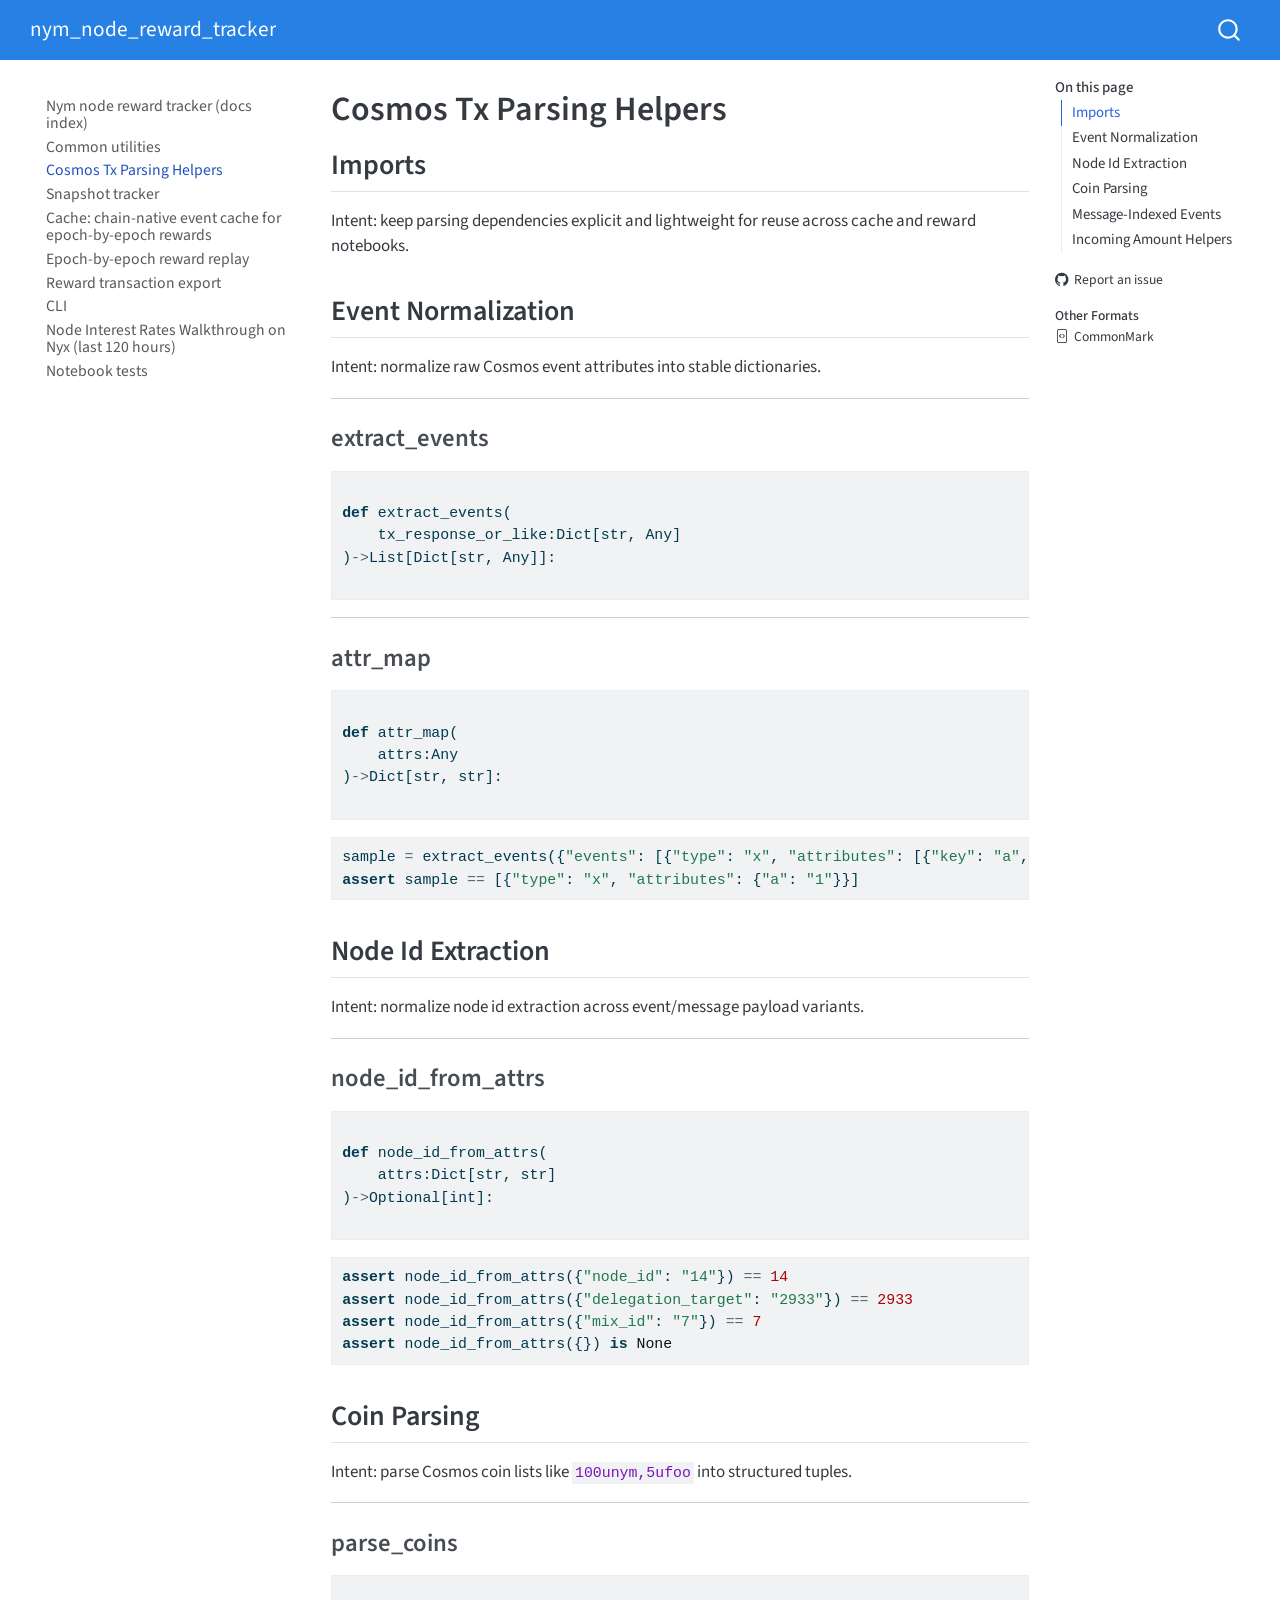
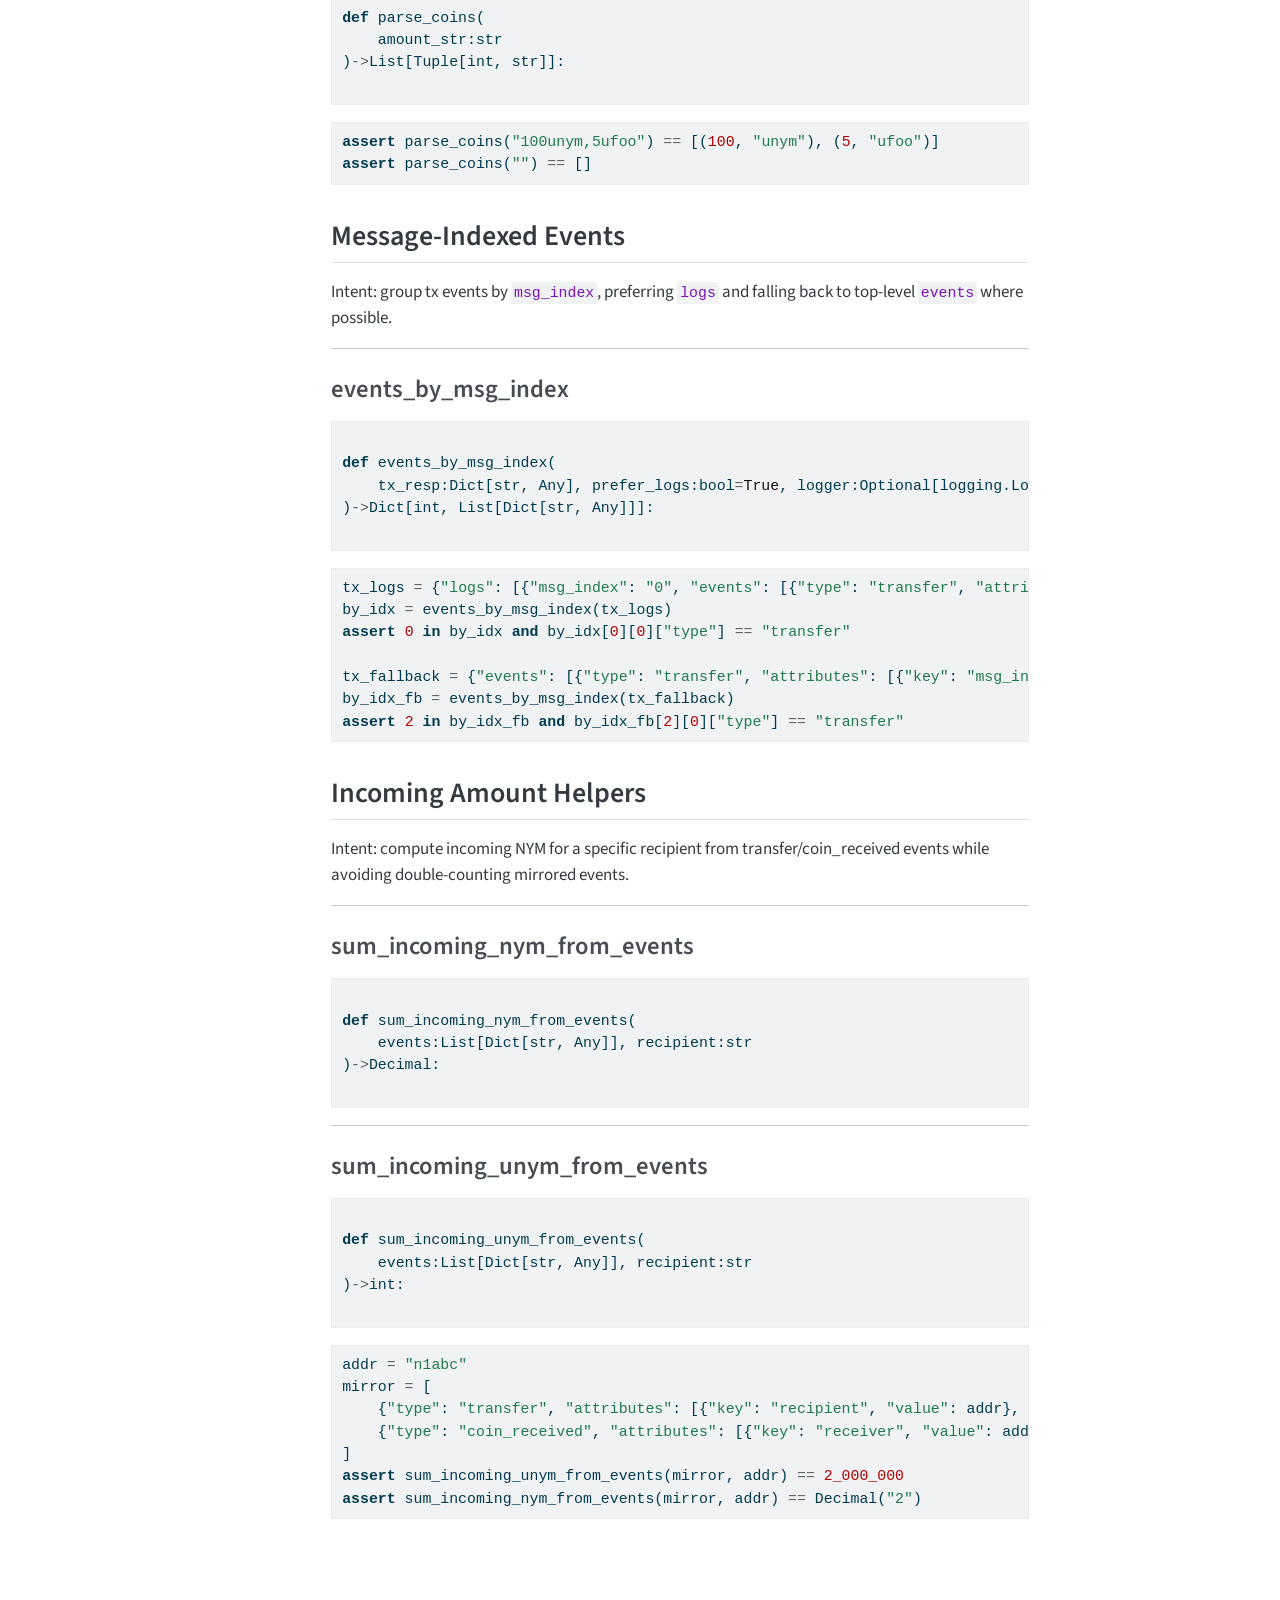
<file: cosmos_tx_parsing.html>
<!DOCTYPE html>
<html xmlns="http://www.w3.org/1999/xhtml" lang="en" xml:lang="en"><head>

<meta charset="utf-8">
<meta name="generator" content="quarto-1.8.26">

<meta name="viewport" content="width=device-width, initial-scale=1.0, user-scalable=yes">


<title>Cosmos Tx Parsing Helpers – nym_node_reward_tracker</title>
<style>
code{white-space: pre-wrap;}
span.smallcaps{font-variant: small-caps;}
div.columns{display: flex; gap: min(4vw, 1.5em);}
div.column{flex: auto; overflow-x: auto;}
div.hanging-indent{margin-left: 1.5em; text-indent: -1.5em;}
ul.task-list{list-style: none;}
ul.task-list li input[type="checkbox"] {
  width: 0.8em;
  margin: 0 0.8em 0.2em -1em; /* quarto-specific, see https://github.com/quarto-dev/quarto-cli/issues/4556 */ 
  vertical-align: middle;
}
/* CSS for syntax highlighting */
html { -webkit-text-size-adjust: 100%; }
pre > code.sourceCode { white-space: pre; position: relative; }
pre > code.sourceCode > span { display: inline-block; line-height: 1.25; }
pre > code.sourceCode > span:empty { height: 1.2em; }
.sourceCode { overflow: visible; }
code.sourceCode > span { color: inherit; text-decoration: inherit; }
div.sourceCode { margin: 1em 0; }
pre.sourceCode { margin: 0; }
@media screen {
div.sourceCode { overflow: auto; }
}
@media print {
pre > code.sourceCode { white-space: pre-wrap; }
pre > code.sourceCode > span { text-indent: -5em; padding-left: 5em; }
}
pre.numberSource code
  { counter-reset: source-line 0; }
pre.numberSource code > span
  { position: relative; left: -4em; counter-increment: source-line; }
pre.numberSource code > span > a:first-child::before
  { content: counter(source-line);
    position: relative; left: -1em; text-align: right; vertical-align: baseline;
    border: none; display: inline-block;
    -webkit-touch-callout: none; -webkit-user-select: none;
    -khtml-user-select: none; -moz-user-select: none;
    -ms-user-select: none; user-select: none;
    padding: 0 4px; width: 4em;
  }
pre.numberSource { margin-left: 3em;  padding-left: 4px; }
div.sourceCode
  {   }
@media screen {
pre > code.sourceCode > span > a:first-child::before { text-decoration: underline; }
}
</style>


<script src="site_libs/quarto-nav/quarto-nav.js"></script>
<script src="site_libs/quarto-nav/headroom.min.js"></script>
<script src="site_libs/clipboard/clipboard.min.js"></script>
<script src="site_libs/quarto-search/autocomplete.umd.js"></script>
<script src="site_libs/quarto-search/fuse.min.js"></script>
<script src="site_libs/quarto-search/quarto-search.js"></script>
<meta name="quarto:offset" content="./">
<script src="site_libs/quarto-html/quarto.js" type="module"></script>
<script src="site_libs/quarto-html/tabsets/tabsets.js" type="module"></script>
<script src="site_libs/quarto-html/axe/axe-check.js" type="module"></script>
<script src="site_libs/quarto-html/popper.min.js"></script>
<script src="site_libs/quarto-html/tippy.umd.min.js"></script>
<script src="site_libs/quarto-html/anchor.min.js"></script>
<link href="site_libs/quarto-html/tippy.css" rel="stylesheet">
<link href="site_libs/quarto-html/quarto-syntax-highlighting-587c61ba64f3a5504c4d52d930310e48.css" rel="stylesheet" id="quarto-text-highlighting-styles">
<script src="site_libs/bootstrap/bootstrap.min.js"></script>
<link href="site_libs/bootstrap/bootstrap-icons.css" rel="stylesheet">
<link href="site_libs/bootstrap/bootstrap-9d5a2df094f07d3ebac2a9aad7ed09f6.min.css" rel="stylesheet" append-hash="true" id="quarto-bootstrap" data-mode="light">
<script id="quarto-search-options" type="application/json">{
  "location": "navbar",
  "copy-button": false,
  "collapse-after": 3,
  "panel-placement": "end",
  "type": "overlay",
  "limit": 50,
  "keyboard-shortcut": [
    "f",
    "/",
    "s"
  ],
  "show-item-context": false,
  "language": {
    "search-no-results-text": "No results",
    "search-matching-documents-text": "matching documents",
    "search-copy-link-title": "Copy link to search",
    "search-hide-matches-text": "Hide additional matches",
    "search-more-match-text": "more match in this document",
    "search-more-matches-text": "more matches in this document",
    "search-clear-button-title": "Clear",
    "search-text-placeholder": "",
    "search-detached-cancel-button-title": "Cancel",
    "search-submit-button-title": "Submit",
    "search-label": "Search"
  }
}</script>


<link rel="stylesheet" href="styles.css">
<meta property="og:title" content="Cosmos Tx Parsing Helpers – nym_node_reward_tracker">
<meta property="og:description" content="Track Nym node rewards and export reward withdrawal transactions">
<meta property="og:site_name" content="nym_node_reward_tracker">
<meta name="twitter:title" content="Cosmos Tx Parsing Helpers – nym_node_reward_tracker">
<meta name="twitter:description" content="Track Nym node rewards and export reward withdrawal transactions">
<meta name="twitter:card" content="summary">
</head>

<body class="nav-sidebar floating nav-fixed quarto-light">

<div id="quarto-search-results"></div>
  <header id="quarto-header" class="headroom fixed-top">
    <nav class="navbar navbar-expand-lg " data-bs-theme="dark">
      <div class="navbar-container container-fluid">
      <div class="navbar-brand-container mx-auto">
    <a class="navbar-brand" href="./index.html">
    <span class="navbar-title">nym_node_reward_tracker</span>
    </a>
  </div>
        <div class="quarto-navbar-tools tools-end">
</div>
          <div id="quarto-search" class="" title="Search"></div>
      </div> <!-- /container-fluid -->
    </nav>
  <nav class="quarto-secondary-nav">
    <div class="container-fluid d-flex">
      <button type="button" class="quarto-btn-toggle btn" data-bs-toggle="collapse" role="button" data-bs-target=".quarto-sidebar-collapse-item" aria-controls="quarto-sidebar" aria-expanded="false" aria-label="Toggle sidebar navigation" onclick="if (window.quartoToggleHeadroom) { window.quartoToggleHeadroom(); }">
        <i class="bi bi-layout-text-sidebar-reverse"></i>
      </button>
        <nav class="quarto-page-breadcrumbs" aria-label="breadcrumb"><ol class="breadcrumb"><li class="breadcrumb-item"><a href="./cosmos_tx_parsing.html">Cosmos Tx Parsing Helpers</a></li></ol></nav>
        <a class="flex-grow-1" role="navigation" data-bs-toggle="collapse" data-bs-target=".quarto-sidebar-collapse-item" aria-controls="quarto-sidebar" aria-expanded="false" aria-label="Toggle sidebar navigation" onclick="if (window.quartoToggleHeadroom) { window.quartoToggleHeadroom(); }">      
        </a>
    </div>
  </nav>
</header>
<!-- content -->
<div id="quarto-content" class="quarto-container page-columns page-rows-contents page-layout-full page-navbar">
<!-- sidebar -->
  <nav id="quarto-sidebar" class="sidebar collapse collapse-horizontal quarto-sidebar-collapse-item sidebar-navigation floating overflow-auto">
    <div class="sidebar-menu-container"> 
    <ul class="list-unstyled mt-1">
        <li class="sidebar-item">
  <div class="sidebar-item-container"> 
  <a href="./index.html" class="sidebar-item-text sidebar-link">
 <span class="menu-text">Nym node reward tracker (docs index)</span></a>
  </div>
</li>
        <li class="sidebar-item">
  <div class="sidebar-item-container"> 
  <a href="./common.html" class="sidebar-item-text sidebar-link">
 <span class="menu-text">Common utilities</span></a>
  </div>
</li>
        <li class="sidebar-item">
  <div class="sidebar-item-container"> 
  <a href="./cosmos_tx_parsing.html" class="sidebar-item-text sidebar-link active">
 <span class="menu-text">Cosmos Tx Parsing Helpers</span></a>
  </div>
</li>
        <li class="sidebar-item">
  <div class="sidebar-item-container"> 
  <a href="./snapshot.html" class="sidebar-item-text sidebar-link">
 <span class="menu-text">Snapshot tracker</span></a>
  </div>
</li>
        <li class="sidebar-item">
  <div class="sidebar-item-container"> 
  <a href="./02_cache.html" class="sidebar-item-text sidebar-link">
 <span class="menu-text">Cache: chain-native event cache for epoch-by-epoch rewards</span></a>
  </div>
</li>
        <li class="sidebar-item">
  <div class="sidebar-item-container"> 
  <a href="./epoch_by_epoch.html" class="sidebar-item-text sidebar-link">
 <span class="menu-text">Epoch-by-epoch reward replay</span></a>
  </div>
</li>
        <li class="sidebar-item">
  <div class="sidebar-item-container"> 
  <a href="./reward_transactions.html" class="sidebar-item-text sidebar-link">
 <span class="menu-text">Reward transaction export</span></a>
  </div>
</li>
        <li class="sidebar-item">
  <div class="sidebar-item-container"> 
  <a href="./cli.html" class="sidebar-item-text sidebar-link">
 <span class="menu-text">CLI</span></a>
  </div>
</li>
        <li class="sidebar-item">
  <div class="sidebar-item-container"> 
  <a href="./node_interest_rates_estimation.html" class="sidebar-item-text sidebar-link">
 <span class="menu-text">Node Interest Rates Walkthrough on Nyx (last 120 hours)</span></a>
  </div>
</li>
        <li class="sidebar-item">
  <div class="sidebar-item-container"> 
  <a href="./tests.html" class="sidebar-item-text sidebar-link">
 <span class="menu-text">Notebook tests</span></a>
  </div>
</li>
    </ul>
    </div>
</nav>
<div id="quarto-sidebar-glass" class="quarto-sidebar-collapse-item" data-bs-toggle="collapse" data-bs-target=".quarto-sidebar-collapse-item"></div>
<!-- margin-sidebar -->
    <div id="quarto-margin-sidebar" class="sidebar margin-sidebar">
        <nav id="TOC" role="doc-toc" class="toc-active">
    <h2 id="toc-title">On this page</h2>
   
  <ul>
  <li><a href="#imports" id="toc-imports" class="nav-link active" data-scroll-target="#imports">Imports</a></li>
  <li><a href="#event-normalization" id="toc-event-normalization" class="nav-link" data-scroll-target="#event-normalization">Event Normalization</a>
  <ul class="collapse">
  <li><a href="#extract_events" id="toc-extract_events" class="nav-link" data-scroll-target="#extract_events">extract_events</a></li>
  <li><a href="#attr_map" id="toc-attr_map" class="nav-link" data-scroll-target="#attr_map">attr_map</a></li>
  </ul></li>
  <li><a href="#node-id-extraction" id="toc-node-id-extraction" class="nav-link" data-scroll-target="#node-id-extraction">Node Id Extraction</a>
  <ul class="collapse">
  <li><a href="#node_id_from_attrs" id="toc-node_id_from_attrs" class="nav-link" data-scroll-target="#node_id_from_attrs">node_id_from_attrs</a></li>
  </ul></li>
  <li><a href="#coin-parsing" id="toc-coin-parsing" class="nav-link" data-scroll-target="#coin-parsing">Coin Parsing</a>
  <ul class="collapse">
  <li><a href="#parse_coins" id="toc-parse_coins" class="nav-link" data-scroll-target="#parse_coins">parse_coins</a></li>
  </ul></li>
  <li><a href="#message-indexed-events" id="toc-message-indexed-events" class="nav-link" data-scroll-target="#message-indexed-events">Message-Indexed Events</a>
  <ul class="collapse">
  <li><a href="#events_by_msg_index" id="toc-events_by_msg_index" class="nav-link" data-scroll-target="#events_by_msg_index">events_by_msg_index</a></li>
  </ul></li>
  <li><a href="#incoming-amount-helpers" id="toc-incoming-amount-helpers" class="nav-link" data-scroll-target="#incoming-amount-helpers">Incoming Amount Helpers</a>
  <ul class="collapse">
  <li><a href="#sum_incoming_nym_from_events" id="toc-sum_incoming_nym_from_events" class="nav-link" data-scroll-target="#sum_incoming_nym_from_events">sum_incoming_nym_from_events</a></li>
  <li><a href="#sum_incoming_unym_from_events" id="toc-sum_incoming_unym_from_events" class="nav-link" data-scroll-target="#sum_incoming_unym_from_events">sum_incoming_unym_from_events</a></li>
  </ul></li>
  </ul>
<div class="toc-actions"><ul><li><a href="https://github.com/cs224/nym-node-reward-tracker/issues/new" class="toc-action"><i class="bi bi-github"></i>Report an issue</a></li></ul></div><div class="quarto-alternate-formats"><h2>Other Formats</h2><ul><li><a href="cosmos_tx_parsing.html.md"><i class="bi bi-file-code"></i>CommonMark</a></li></ul></div></nav>
    </div>
<!-- main -->
<main class="content column-body" id="quarto-document-content">

<header id="title-block-header" class="quarto-title-block default">
<div class="quarto-title">
<h1 class="title">Cosmos Tx Parsing Helpers</h1>
</div>



<div class="quarto-title-meta column-body">

    
  
    
  </div>
  


</header>


<!-- WARNING: THIS FILE WAS AUTOGENERATED! DO NOT EDIT! -->
<section id="imports" class="level2">
<h2 class="anchored" data-anchor-id="imports">Imports</h2>
<p>Intent: keep parsing dependencies explicit and lightweight for reuse across cache and reward notebooks.</p>
</section>
<section id="event-normalization" class="level2">
<h2 class="anchored" data-anchor-id="event-normalization">Event Normalization</h2>
<p>Intent: normalize raw Cosmos event attributes into stable dictionaries.</p>
<hr>
<section id="extract_events" class="level3">
<h3 class="anchored" data-anchor-id="extract_events">extract_events</h3>
<div class="code-copy-outer-scaffold"><div class="sourceCode" id="cb1"><pre class="sourceCode python code-with-copy"><code class="sourceCode python"><span id="cb1-1"><a href="#cb1-1" aria-hidden="true" tabindex="-1"></a></span>
<span id="cb1-2"><a href="#cb1-2" aria-hidden="true" tabindex="-1"></a><span class="kw">def</span> extract_events(</span>
<span id="cb1-3"><a href="#cb1-3" aria-hidden="true" tabindex="-1"></a>    tx_response_or_like:Dict[<span class="bu">str</span>, Any]</span>
<span id="cb1-4"><a href="#cb1-4" aria-hidden="true" tabindex="-1"></a>)<span class="op">-&gt;</span>List[Dict[<span class="bu">str</span>, Any]]:</span>
<span id="cb1-5"><a href="#cb1-5" aria-hidden="true" tabindex="-1"></a></span></code></pre></div><button title="Copy to Clipboard" class="code-copy-button"><i class="bi"></i></button></div>
<hr>
</section>
<section id="attr_map" class="level3">
<h3 class="anchored" data-anchor-id="attr_map">attr_map</h3>
<div class="code-copy-outer-scaffold"><div class="sourceCode" id="cb2"><pre class="sourceCode python code-with-copy"><code class="sourceCode python"><span id="cb2-1"><a href="#cb2-1" aria-hidden="true" tabindex="-1"></a></span>
<span id="cb2-2"><a href="#cb2-2" aria-hidden="true" tabindex="-1"></a><span class="kw">def</span> attr_map(</span>
<span id="cb2-3"><a href="#cb2-3" aria-hidden="true" tabindex="-1"></a>    attrs:Any</span>
<span id="cb2-4"><a href="#cb2-4" aria-hidden="true" tabindex="-1"></a>)<span class="op">-&gt;</span>Dict[<span class="bu">str</span>, <span class="bu">str</span>]:</span>
<span id="cb2-5"><a href="#cb2-5" aria-hidden="true" tabindex="-1"></a></span></code></pre></div><button title="Copy to Clipboard" class="code-copy-button"><i class="bi"></i></button></div>
<div id="5eeceef5" class="cell" data-quarto-private-1="{&quot;key&quot;:&quot;execution&quot;,&quot;value&quot;:{&quot;iopub.execute_input&quot;:&quot;2026-02-12T12:36:56.707646Z&quot;,&quot;iopub.status.busy&quot;:&quot;2026-02-12T12:36:56.707510Z&quot;,&quot;iopub.status.idle&quot;:&quot;2026-02-12T12:36:56.709936Z&quot;,&quot;shell.execute_reply&quot;:&quot;2026-02-12T12:36:56.709369Z&quot;}}" data-execution_count="6">
<div class="code-copy-outer-scaffold"><div class="sourceCode cell-code" id="cb3"><pre class="sourceCode python code-with-copy"><code class="sourceCode python"><span id="cb3-1"><a href="#cb3-1" aria-hidden="true" tabindex="-1"></a>sample <span class="op">=</span> extract_events({<span class="st">"events"</span>: [{<span class="st">"type"</span>: <span class="st">"x"</span>, <span class="st">"attributes"</span>: [{<span class="st">"key"</span>: <span class="st">"a"</span>, <span class="st">"value"</span>: <span class="st">"1"</span>}]}]})</span>
<span id="cb3-2"><a href="#cb3-2" aria-hidden="true" tabindex="-1"></a><span class="cf">assert</span> sample <span class="op">==</span> [{<span class="st">"type"</span>: <span class="st">"x"</span>, <span class="st">"attributes"</span>: {<span class="st">"a"</span>: <span class="st">"1"</span>}}]</span></code></pre></div><button title="Copy to Clipboard" class="code-copy-button"><i class="bi"></i></button></div>
</div>
</section>
</section>
<section id="node-id-extraction" class="level2">
<h2 class="anchored" data-anchor-id="node-id-extraction">Node Id Extraction</h2>
<p>Intent: normalize node id extraction across event/message payload variants.</p>
<hr>
<section id="node_id_from_attrs" class="level3">
<h3 class="anchored" data-anchor-id="node_id_from_attrs">node_id_from_attrs</h3>
<div class="code-copy-outer-scaffold"><div class="sourceCode" id="cb4"><pre class="sourceCode python code-with-copy"><code class="sourceCode python"><span id="cb4-1"><a href="#cb4-1" aria-hidden="true" tabindex="-1"></a></span>
<span id="cb4-2"><a href="#cb4-2" aria-hidden="true" tabindex="-1"></a><span class="kw">def</span> node_id_from_attrs(</span>
<span id="cb4-3"><a href="#cb4-3" aria-hidden="true" tabindex="-1"></a>    attrs:Dict[<span class="bu">str</span>, <span class="bu">str</span>]</span>
<span id="cb4-4"><a href="#cb4-4" aria-hidden="true" tabindex="-1"></a>)<span class="op">-&gt;</span>Optional[<span class="bu">int</span>]:</span>
<span id="cb4-5"><a href="#cb4-5" aria-hidden="true" tabindex="-1"></a></span></code></pre></div><button title="Copy to Clipboard" class="code-copy-button"><i class="bi"></i></button></div>
<div id="53da185a" class="cell" data-quarto-private-1="{&quot;key&quot;:&quot;execution&quot;,&quot;value&quot;:{&quot;iopub.execute_input&quot;:&quot;2026-02-12T12:36:56.715534Z&quot;,&quot;iopub.status.busy&quot;:&quot;2026-02-12T12:36:56.715400Z&quot;,&quot;iopub.status.idle&quot;:&quot;2026-02-12T12:36:56.717934Z&quot;,&quot;shell.execute_reply&quot;:&quot;2026-02-12T12:36:56.717330Z&quot;}}" data-execution_count="8">
<div class="code-copy-outer-scaffold"><div class="sourceCode cell-code" id="cb5"><pre class="sourceCode python code-with-copy"><code class="sourceCode python"><span id="cb5-1"><a href="#cb5-1" aria-hidden="true" tabindex="-1"></a><span class="cf">assert</span> node_id_from_attrs({<span class="st">"node_id"</span>: <span class="st">"14"</span>}) <span class="op">==</span> <span class="dv">14</span></span>
<span id="cb5-2"><a href="#cb5-2" aria-hidden="true" tabindex="-1"></a><span class="cf">assert</span> node_id_from_attrs({<span class="st">"delegation_target"</span>: <span class="st">"2933"</span>}) <span class="op">==</span> <span class="dv">2933</span></span>
<span id="cb5-3"><a href="#cb5-3" aria-hidden="true" tabindex="-1"></a><span class="cf">assert</span> node_id_from_attrs({<span class="st">"mix_id"</span>: <span class="st">"7"</span>}) <span class="op">==</span> <span class="dv">7</span></span>
<span id="cb5-4"><a href="#cb5-4" aria-hidden="true" tabindex="-1"></a><span class="cf">assert</span> node_id_from_attrs({}) <span class="kw">is</span> <span class="va">None</span></span></code></pre></div><button title="Copy to Clipboard" class="code-copy-button"><i class="bi"></i></button></div>
</div>
</section>
</section>
<section id="coin-parsing" class="level2">
<h2 class="anchored" data-anchor-id="coin-parsing">Coin Parsing</h2>
<p>Intent: parse Cosmos coin lists like <code>100unym,5ufoo</code> into structured tuples.</p>
<hr>
<section id="parse_coins" class="level3">
<h3 class="anchored" data-anchor-id="parse_coins">parse_coins</h3>
<div class="code-copy-outer-scaffold"><div class="sourceCode" id="cb6"><pre class="sourceCode python code-with-copy"><code class="sourceCode python"><span id="cb6-1"><a href="#cb6-1" aria-hidden="true" tabindex="-1"></a></span>
<span id="cb6-2"><a href="#cb6-2" aria-hidden="true" tabindex="-1"></a><span class="kw">def</span> parse_coins(</span>
<span id="cb6-3"><a href="#cb6-3" aria-hidden="true" tabindex="-1"></a>    amount_str:<span class="bu">str</span></span>
<span id="cb6-4"><a href="#cb6-4" aria-hidden="true" tabindex="-1"></a>)<span class="op">-&gt;</span>List[Tuple[<span class="bu">int</span>, <span class="bu">str</span>]]:</span>
<span id="cb6-5"><a href="#cb6-5" aria-hidden="true" tabindex="-1"></a></span></code></pre></div><button title="Copy to Clipboard" class="code-copy-button"><i class="bi"></i></button></div>
<div id="a21b87a5" class="cell" data-quarto-private-1="{&quot;key&quot;:&quot;execution&quot;,&quot;value&quot;:{&quot;iopub.execute_input&quot;:&quot;2026-02-12T12:36:56.724159Z&quot;,&quot;iopub.status.busy&quot;:&quot;2026-02-12T12:36:56.724019Z&quot;,&quot;iopub.status.idle&quot;:&quot;2026-02-12T12:36:56.726381Z&quot;,&quot;shell.execute_reply&quot;:&quot;2026-02-12T12:36:56.725809Z&quot;}}" data-execution_count="10">
<div class="code-copy-outer-scaffold"><div class="sourceCode cell-code" id="cb7"><pre class="sourceCode python code-with-copy"><code class="sourceCode python"><span id="cb7-1"><a href="#cb7-1" aria-hidden="true" tabindex="-1"></a><span class="cf">assert</span> parse_coins(<span class="st">"100unym,5ufoo"</span>) <span class="op">==</span> [(<span class="dv">100</span>, <span class="st">"unym"</span>), (<span class="dv">5</span>, <span class="st">"ufoo"</span>)]</span>
<span id="cb7-2"><a href="#cb7-2" aria-hidden="true" tabindex="-1"></a><span class="cf">assert</span> parse_coins(<span class="st">""</span>) <span class="op">==</span> []</span></code></pre></div><button title="Copy to Clipboard" class="code-copy-button"><i class="bi"></i></button></div>
</div>
</section>
</section>
<section id="message-indexed-events" class="level2">
<h2 class="anchored" data-anchor-id="message-indexed-events">Message-Indexed Events</h2>
<p>Intent: group tx events by <code>msg_index</code>, preferring <code>logs</code> and falling back to top-level <code>events</code> where possible.</p>
<hr>
<section id="events_by_msg_index" class="level3">
<h3 class="anchored" data-anchor-id="events_by_msg_index">events_by_msg_index</h3>
<div class="code-copy-outer-scaffold"><div class="sourceCode" id="cb8"><pre class="sourceCode python code-with-copy"><code class="sourceCode python"><span id="cb8-1"><a href="#cb8-1" aria-hidden="true" tabindex="-1"></a></span>
<span id="cb8-2"><a href="#cb8-2" aria-hidden="true" tabindex="-1"></a><span class="kw">def</span> events_by_msg_index(</span>
<span id="cb8-3"><a href="#cb8-3" aria-hidden="true" tabindex="-1"></a>    tx_resp:Dict[<span class="bu">str</span>, Any], prefer_logs:<span class="bu">bool</span><span class="op">=</span><span class="va">True</span>, logger:Optional[logging.Logger]<span class="op">=</span><span class="va">None</span>, txhash:<span class="bu">str</span><span class="op">=</span><span class="st">''</span></span>
<span id="cb8-4"><a href="#cb8-4" aria-hidden="true" tabindex="-1"></a>)<span class="op">-&gt;</span>Dict[<span class="bu">int</span>, List[Dict[<span class="bu">str</span>, Any]]]:</span>
<span id="cb8-5"><a href="#cb8-5" aria-hidden="true" tabindex="-1"></a></span></code></pre></div><button title="Copy to Clipboard" class="code-copy-button"><i class="bi"></i></button></div>
<div id="c50c7313" class="cell" data-quarto-private-1="{&quot;key&quot;:&quot;execution&quot;,&quot;value&quot;:{&quot;iopub.execute_input&quot;:&quot;2026-02-12T12:36:56.733741Z&quot;,&quot;iopub.status.busy&quot;:&quot;2026-02-12T12:36:56.733608Z&quot;,&quot;iopub.status.idle&quot;:&quot;2026-02-12T12:36:56.736529Z&quot;,&quot;shell.execute_reply&quot;:&quot;2026-02-12T12:36:56.735951Z&quot;}}" data-execution_count="12">
<div class="code-copy-outer-scaffold"><div class="sourceCode cell-code" id="cb9"><pre class="sourceCode python code-with-copy"><code class="sourceCode python"><span id="cb9-1"><a href="#cb9-1" aria-hidden="true" tabindex="-1"></a>tx_logs <span class="op">=</span> {<span class="st">"logs"</span>: [{<span class="st">"msg_index"</span>: <span class="st">"0"</span>, <span class="st">"events"</span>: [{<span class="st">"type"</span>: <span class="st">"transfer"</span>, <span class="st">"attributes"</span>: []}]}]}</span>
<span id="cb9-2"><a href="#cb9-2" aria-hidden="true" tabindex="-1"></a>by_idx <span class="op">=</span> events_by_msg_index(tx_logs)</span>
<span id="cb9-3"><a href="#cb9-3" aria-hidden="true" tabindex="-1"></a><span class="cf">assert</span> <span class="dv">0</span> <span class="kw">in</span> by_idx <span class="kw">and</span> by_idx[<span class="dv">0</span>][<span class="dv">0</span>][<span class="st">"type"</span>] <span class="op">==</span> <span class="st">"transfer"</span></span>
<span id="cb9-4"><a href="#cb9-4" aria-hidden="true" tabindex="-1"></a></span>
<span id="cb9-5"><a href="#cb9-5" aria-hidden="true" tabindex="-1"></a>tx_fallback <span class="op">=</span> {<span class="st">"events"</span>: [{<span class="st">"type"</span>: <span class="st">"transfer"</span>, <span class="st">"attributes"</span>: [{<span class="st">"key"</span>: <span class="st">"msg_index"</span>, <span class="st">"value"</span>: <span class="st">"2"</span>}]}]}</span>
<span id="cb9-6"><a href="#cb9-6" aria-hidden="true" tabindex="-1"></a>by_idx_fb <span class="op">=</span> events_by_msg_index(tx_fallback)</span>
<span id="cb9-7"><a href="#cb9-7" aria-hidden="true" tabindex="-1"></a><span class="cf">assert</span> <span class="dv">2</span> <span class="kw">in</span> by_idx_fb <span class="kw">and</span> by_idx_fb[<span class="dv">2</span>][<span class="dv">0</span>][<span class="st">"type"</span>] <span class="op">==</span> <span class="st">"transfer"</span></span></code></pre></div><button title="Copy to Clipboard" class="code-copy-button"><i class="bi"></i></button></div>
</div>
</section>
</section>
<section id="incoming-amount-helpers" class="level2">
<h2 class="anchored" data-anchor-id="incoming-amount-helpers">Incoming Amount Helpers</h2>
<p>Intent: compute incoming NYM for a specific recipient from transfer/coin_received events while avoiding double-counting mirrored events.</p>
<hr>
<section id="sum_incoming_nym_from_events" class="level3">
<h3 class="anchored" data-anchor-id="sum_incoming_nym_from_events">sum_incoming_nym_from_events</h3>
<div class="code-copy-outer-scaffold"><div class="sourceCode" id="cb10"><pre class="sourceCode python code-with-copy"><code class="sourceCode python"><span id="cb10-1"><a href="#cb10-1" aria-hidden="true" tabindex="-1"></a></span>
<span id="cb10-2"><a href="#cb10-2" aria-hidden="true" tabindex="-1"></a><span class="kw">def</span> sum_incoming_nym_from_events(</span>
<span id="cb10-3"><a href="#cb10-3" aria-hidden="true" tabindex="-1"></a>    events:List[Dict[<span class="bu">str</span>, Any]], recipient:<span class="bu">str</span></span>
<span id="cb10-4"><a href="#cb10-4" aria-hidden="true" tabindex="-1"></a>)<span class="op">-&gt;</span>Decimal:</span>
<span id="cb10-5"><a href="#cb10-5" aria-hidden="true" tabindex="-1"></a></span></code></pre></div><button title="Copy to Clipboard" class="code-copy-button"><i class="bi"></i></button></div>
<hr>
</section>
<section id="sum_incoming_unym_from_events" class="level3">
<h3 class="anchored" data-anchor-id="sum_incoming_unym_from_events">sum_incoming_unym_from_events</h3>
<div class="code-copy-outer-scaffold"><div class="sourceCode" id="cb11"><pre class="sourceCode python code-with-copy"><code class="sourceCode python"><span id="cb11-1"><a href="#cb11-1" aria-hidden="true" tabindex="-1"></a></span>
<span id="cb11-2"><a href="#cb11-2" aria-hidden="true" tabindex="-1"></a><span class="kw">def</span> sum_incoming_unym_from_events(</span>
<span id="cb11-3"><a href="#cb11-3" aria-hidden="true" tabindex="-1"></a>    events:List[Dict[<span class="bu">str</span>, Any]], recipient:<span class="bu">str</span></span>
<span id="cb11-4"><a href="#cb11-4" aria-hidden="true" tabindex="-1"></a>)<span class="op">-&gt;</span><span class="bu">int</span>:</span>
<span id="cb11-5"><a href="#cb11-5" aria-hidden="true" tabindex="-1"></a></span></code></pre></div><button title="Copy to Clipboard" class="code-copy-button"><i class="bi"></i></button></div>
<div id="a668b7b4" class="cell" data-quarto-private-1="{&quot;key&quot;:&quot;execution&quot;,&quot;value&quot;:{&quot;iopub.execute_input&quot;:&quot;2026-02-12T12:36:56.744191Z&quot;,&quot;iopub.status.busy&quot;:&quot;2026-02-12T12:36:56.744056Z&quot;,&quot;iopub.status.idle&quot;:&quot;2026-02-12T12:36:56.746830Z&quot;,&quot;shell.execute_reply&quot;:&quot;2026-02-12T12:36:56.746210Z&quot;}}" data-execution_count="14">
<div class="code-copy-outer-scaffold"><div class="sourceCode cell-code" id="cb12"><pre class="sourceCode python code-with-copy"><code class="sourceCode python"><span id="cb12-1"><a href="#cb12-1" aria-hidden="true" tabindex="-1"></a>addr <span class="op">=</span> <span class="st">"n1abc"</span></span>
<span id="cb12-2"><a href="#cb12-2" aria-hidden="true" tabindex="-1"></a>mirror <span class="op">=</span> [</span>
<span id="cb12-3"><a href="#cb12-3" aria-hidden="true" tabindex="-1"></a>    {<span class="st">"type"</span>: <span class="st">"transfer"</span>, <span class="st">"attributes"</span>: [{<span class="st">"key"</span>: <span class="st">"recipient"</span>, <span class="st">"value"</span>: addr}, {<span class="st">"key"</span>: <span class="st">"amount"</span>, <span class="st">"value"</span>: <span class="st">"2000000unym"</span>}]},</span>
<span id="cb12-4"><a href="#cb12-4" aria-hidden="true" tabindex="-1"></a>    {<span class="st">"type"</span>: <span class="st">"coin_received"</span>, <span class="st">"attributes"</span>: [{<span class="st">"key"</span>: <span class="st">"receiver"</span>, <span class="st">"value"</span>: addr}, {<span class="st">"key"</span>: <span class="st">"amount"</span>, <span class="st">"value"</span>: <span class="st">"2000000unym"</span>}]},</span>
<span id="cb12-5"><a href="#cb12-5" aria-hidden="true" tabindex="-1"></a>]</span>
<span id="cb12-6"><a href="#cb12-6" aria-hidden="true" tabindex="-1"></a><span class="cf">assert</span> sum_incoming_unym_from_events(mirror, addr) <span class="op">==</span> <span class="dv">2_000_000</span></span>
<span id="cb12-7"><a href="#cb12-7" aria-hidden="true" tabindex="-1"></a><span class="cf">assert</span> sum_incoming_nym_from_events(mirror, addr) <span class="op">==</span> Decimal(<span class="st">"2"</span>)</span></code></pre></div><button title="Copy to Clipboard" class="code-copy-button"><i class="bi"></i></button></div>
</div>


</section>
</section>

</main> <!-- /main -->
<script id="quarto-html-after-body" type="application/javascript">
  window.document.addEventListener("DOMContentLoaded", function (event) {
    const icon = "";
    const anchorJS = new window.AnchorJS();
    anchorJS.options = {
      placement: 'right',
      icon: icon
    };
    anchorJS.add('.anchored');
    const isCodeAnnotation = (el) => {
      for (const clz of el.classList) {
        if (clz.startsWith('code-annotation-')) {                     
          return true;
        }
      }
      return false;
    }
    const onCopySuccess = function(e) {
      // button target
      const button = e.trigger;
      // don't keep focus
      button.blur();
      // flash "checked"
      button.classList.add('code-copy-button-checked');
      var currentTitle = button.getAttribute("title");
      button.setAttribute("title", "Copied!");
      let tooltip;
      if (window.bootstrap) {
        button.setAttribute("data-bs-toggle", "tooltip");
        button.setAttribute("data-bs-placement", "left");
        button.setAttribute("data-bs-title", "Copied!");
        tooltip = new bootstrap.Tooltip(button, 
          { trigger: "manual", 
            customClass: "code-copy-button-tooltip",
            offset: [0, -8]});
        tooltip.show();    
      }
      setTimeout(function() {
        if (tooltip) {
          tooltip.hide();
          button.removeAttribute("data-bs-title");
          button.removeAttribute("data-bs-toggle");
          button.removeAttribute("data-bs-placement");
        }
        button.setAttribute("title", currentTitle);
        button.classList.remove('code-copy-button-checked');
      }, 1000);
      // clear code selection
      e.clearSelection();
    }
    const getTextToCopy = function(trigger) {
      const outerScaffold = trigger.parentElement.cloneNode(true);
      const codeEl = outerScaffold.querySelector('code');
      for (const childEl of codeEl.children) {
        if (isCodeAnnotation(childEl)) {
          childEl.remove();
        }
      }
      return codeEl.innerText;
    }
    const clipboard = new window.ClipboardJS('.code-copy-button:not([data-in-quarto-modal])', {
      text: getTextToCopy
    });
    clipboard.on('success', onCopySuccess);
    if (window.document.getElementById('quarto-embedded-source-code-modal')) {
      const clipboardModal = new window.ClipboardJS('.code-copy-button[data-in-quarto-modal]', {
        text: getTextToCopy,
        container: window.document.getElementById('quarto-embedded-source-code-modal')
      });
      clipboardModal.on('success', onCopySuccess);
    }
      var localhostRegex = new RegExp(/^(?:http|https):\/\/localhost\:?[0-9]*\//);
      var mailtoRegex = new RegExp(/^mailto:/);
        var filterRegex = new RegExp("https:\/\/cs224\.github\.io\/nym-node-reward-tracker");
      var isInternal = (href) => {
          return filterRegex.test(href) || localhostRegex.test(href) || mailtoRegex.test(href);
      }
      // Inspect non-navigation links and adorn them if external
     var links = window.document.querySelectorAll('a[href]:not(.nav-link):not(.navbar-brand):not(.toc-action):not(.sidebar-link):not(.sidebar-item-toggle):not(.pagination-link):not(.no-external):not([aria-hidden]):not(.dropdown-item):not(.quarto-navigation-tool):not(.about-link)');
      for (var i=0; i<links.length; i++) {
        const link = links[i];
        if (!isInternal(link.href)) {
          // undo the damage that might have been done by quarto-nav.js in the case of
          // links that we want to consider external
          if (link.dataset.originalHref !== undefined) {
            link.href = link.dataset.originalHref;
          }
        }
      }
    function tippyHover(el, contentFn, onTriggerFn, onUntriggerFn) {
      const config = {
        allowHTML: true,
        maxWidth: 500,
        delay: 100,
        arrow: false,
        appendTo: function(el) {
            return el.parentElement;
        },
        interactive: true,
        interactiveBorder: 10,
        theme: 'quarto',
        placement: 'bottom-start',
      };
      if (contentFn) {
        config.content = contentFn;
      }
      if (onTriggerFn) {
        config.onTrigger = onTriggerFn;
      }
      if (onUntriggerFn) {
        config.onUntrigger = onUntriggerFn;
      }
      window.tippy(el, config); 
    }
    const noterefs = window.document.querySelectorAll('a[role="doc-noteref"]');
    for (var i=0; i<noterefs.length; i++) {
      const ref = noterefs[i];
      tippyHover(ref, function() {
        // use id or data attribute instead here
        let href = ref.getAttribute('data-footnote-href') || ref.getAttribute('href');
        try { href = new URL(href).hash; } catch {}
        const id = href.replace(/^#\/?/, "");
        const note = window.document.getElementById(id);
        if (note) {
          return note.innerHTML;
        } else {
          return "";
        }
      });
    }
    const xrefs = window.document.querySelectorAll('a.quarto-xref');
    const processXRef = (id, note) => {
      // Strip column container classes
      const stripColumnClz = (el) => {
        el.classList.remove("page-full", "page-columns");
        if (el.children) {
          for (const child of el.children) {
            stripColumnClz(child);
          }
        }
      }
      stripColumnClz(note)
      if (id === null || id.startsWith('sec-')) {
        // Special case sections, only their first couple elements
        const container = document.createElement("div");
        if (note.children && note.children.length > 2) {
          container.appendChild(note.children[0].cloneNode(true));
          for (let i = 1; i < note.children.length; i++) {
            const child = note.children[i];
            if (child.tagName === "P" && child.innerText === "") {
              continue;
            } else {
              container.appendChild(child.cloneNode(true));
              break;
            }
          }
          if (window.Quarto?.typesetMath) {
            window.Quarto.typesetMath(container);
          }
          return container.innerHTML
        } else {
          if (window.Quarto?.typesetMath) {
            window.Quarto.typesetMath(note);
          }
          return note.innerHTML;
        }
      } else {
        // Remove any anchor links if they are present
        const anchorLink = note.querySelector('a.anchorjs-link');
        if (anchorLink) {
          anchorLink.remove();
        }
        if (window.Quarto?.typesetMath) {
          window.Quarto.typesetMath(note);
        }
        if (note.classList.contains("callout")) {
          return note.outerHTML;
        } else {
          return note.innerHTML;
        }
      }
    }
    for (var i=0; i<xrefs.length; i++) {
      const xref = xrefs[i];
      tippyHover(xref, undefined, function(instance) {
        instance.disable();
        let url = xref.getAttribute('href');
        let hash = undefined; 
        if (url.startsWith('#')) {
          hash = url;
        } else {
          try { hash = new URL(url).hash; } catch {}
        }
        if (hash) {
          const id = hash.replace(/^#\/?/, "");
          const note = window.document.getElementById(id);
          if (note !== null) {
            try {
              const html = processXRef(id, note.cloneNode(true));
              instance.setContent(html);
            } finally {
              instance.enable();
              instance.show();
            }
          } else {
            // See if we can fetch this
            fetch(url.split('#')[0])
            .then(res => res.text())
            .then(html => {
              const parser = new DOMParser();
              const htmlDoc = parser.parseFromString(html, "text/html");
              const note = htmlDoc.getElementById(id);
              if (note !== null) {
                const html = processXRef(id, note);
                instance.setContent(html);
              } 
            }).finally(() => {
              instance.enable();
              instance.show();
            });
          }
        } else {
          // See if we can fetch a full url (with no hash to target)
          // This is a special case and we should probably do some content thinning / targeting
          fetch(url)
          .then(res => res.text())
          .then(html => {
            const parser = new DOMParser();
            const htmlDoc = parser.parseFromString(html, "text/html");
            const note = htmlDoc.querySelector('main.content');
            if (note !== null) {
              // This should only happen for chapter cross references
              // (since there is no id in the URL)
              // remove the first header
              if (note.children.length > 0 && note.children[0].tagName === "HEADER") {
                note.children[0].remove();
              }
              const html = processXRef(null, note);
              instance.setContent(html);
            } 
          }).finally(() => {
            instance.enable();
            instance.show();
          });
        }
      }, function(instance) {
      });
    }
        let selectedAnnoteEl;
        const selectorForAnnotation = ( cell, annotation) => {
          let cellAttr = 'data-code-cell="' + cell + '"';
          let lineAttr = 'data-code-annotation="' +  annotation + '"';
          const selector = 'span[' + cellAttr + '][' + lineAttr + ']';
          return selector;
        }
        const selectCodeLines = (annoteEl) => {
          const doc = window.document;
          const targetCell = annoteEl.getAttribute("data-target-cell");
          const targetAnnotation = annoteEl.getAttribute("data-target-annotation");
          const annoteSpan = window.document.querySelector(selectorForAnnotation(targetCell, targetAnnotation));
          const lines = annoteSpan.getAttribute("data-code-lines").split(",");
          const lineIds = lines.map((line) => {
            return targetCell + "-" + line;
          })
          let top = null;
          let height = null;
          let parent = null;
          if (lineIds.length > 0) {
              //compute the position of the single el (top and bottom and make a div)
              const el = window.document.getElementById(lineIds[0]);
              top = el.offsetTop;
              height = el.offsetHeight;
              parent = el.parentElement.parentElement;
            if (lineIds.length > 1) {
              const lastEl = window.document.getElementById(lineIds[lineIds.length - 1]);
              const bottom = lastEl.offsetTop + lastEl.offsetHeight;
              height = bottom - top;
            }
            if (top !== null && height !== null && parent !== null) {
              // cook up a div (if necessary) and position it 
              let div = window.document.getElementById("code-annotation-line-highlight");
              if (div === null) {
                div = window.document.createElement("div");
                div.setAttribute("id", "code-annotation-line-highlight");
                div.style.position = 'absolute';
                parent.appendChild(div);
              }
              div.style.top = top - 2 + "px";
              div.style.height = height + 4 + "px";
              div.style.left = 0;
              let gutterDiv = window.document.getElementById("code-annotation-line-highlight-gutter");
              if (gutterDiv === null) {
                gutterDiv = window.document.createElement("div");
                gutterDiv.setAttribute("id", "code-annotation-line-highlight-gutter");
                gutterDiv.style.position = 'absolute';
                const codeCell = window.document.getElementById(targetCell);
                const gutter = codeCell.querySelector('.code-annotation-gutter');
                gutter.appendChild(gutterDiv);
              }
              gutterDiv.style.top = top - 2 + "px";
              gutterDiv.style.height = height + 4 + "px";
            }
            selectedAnnoteEl = annoteEl;
          }
        };
        const unselectCodeLines = () => {
          const elementsIds = ["code-annotation-line-highlight", "code-annotation-line-highlight-gutter"];
          elementsIds.forEach((elId) => {
            const div = window.document.getElementById(elId);
            if (div) {
              div.remove();
            }
          });
          selectedAnnoteEl = undefined;
        };
          // Handle positioning of the toggle
      window.addEventListener(
        "resize",
        throttle(() => {
          elRect = undefined;
          if (selectedAnnoteEl) {
            selectCodeLines(selectedAnnoteEl);
          }
        }, 10)
      );
      function throttle(fn, ms) {
      let throttle = false;
      let timer;
        return (...args) => {
          if(!throttle) { // first call gets through
              fn.apply(this, args);
              throttle = true;
          } else { // all the others get throttled
              if(timer) clearTimeout(timer); // cancel #2
              timer = setTimeout(() => {
                fn.apply(this, args);
                timer = throttle = false;
              }, ms);
          }
        };
      }
        // Attach click handler to the DT
        const annoteDls = window.document.querySelectorAll('dt[data-target-cell]');
        for (const annoteDlNode of annoteDls) {
          annoteDlNode.addEventListener('click', (event) => {
            const clickedEl = event.target;
            if (clickedEl !== selectedAnnoteEl) {
              unselectCodeLines();
              const activeEl = window.document.querySelector('dt[data-target-cell].code-annotation-active');
              if (activeEl) {
                activeEl.classList.remove('code-annotation-active');
              }
              selectCodeLines(clickedEl);
              clickedEl.classList.add('code-annotation-active');
            } else {
              // Unselect the line
              unselectCodeLines();
              clickedEl.classList.remove('code-annotation-active');
            }
          });
        }
    const findCites = (el) => {
      const parentEl = el.parentElement;
      if (parentEl) {
        const cites = parentEl.dataset.cites;
        if (cites) {
          return {
            el,
            cites: cites.split(' ')
          };
        } else {
          return findCites(el.parentElement)
        }
      } else {
        return undefined;
      }
    };
    var bibliorefs = window.document.querySelectorAll('a[role="doc-biblioref"]');
    for (var i=0; i<bibliorefs.length; i++) {
      const ref = bibliorefs[i];
      const citeInfo = findCites(ref);
      if (citeInfo) {
        tippyHover(citeInfo.el, function() {
          var popup = window.document.createElement('div');
          citeInfo.cites.forEach(function(cite) {
            var citeDiv = window.document.createElement('div');
            citeDiv.classList.add('hanging-indent');
            citeDiv.classList.add('csl-entry');
            var biblioDiv = window.document.getElementById('ref-' + cite);
            if (biblioDiv) {
              citeDiv.innerHTML = biblioDiv.innerHTML;
            }
            popup.appendChild(citeDiv);
          });
          return popup.innerHTML;
        });
      }
    }
  });
  </script>
</div> <!-- /content -->




<footer class="footer"><div class="nav-footer"><div class="nav-footer-center"><div class="toc-actions d-sm-block d-md-none"><ul><li><a href="https://github.com/cs224/nym-node-reward-tracker/issues/new" class="toc-action"><i class="bi bi-github"></i>Report an issue</a></li></ul></div></div></div></footer></body></html>
</file>
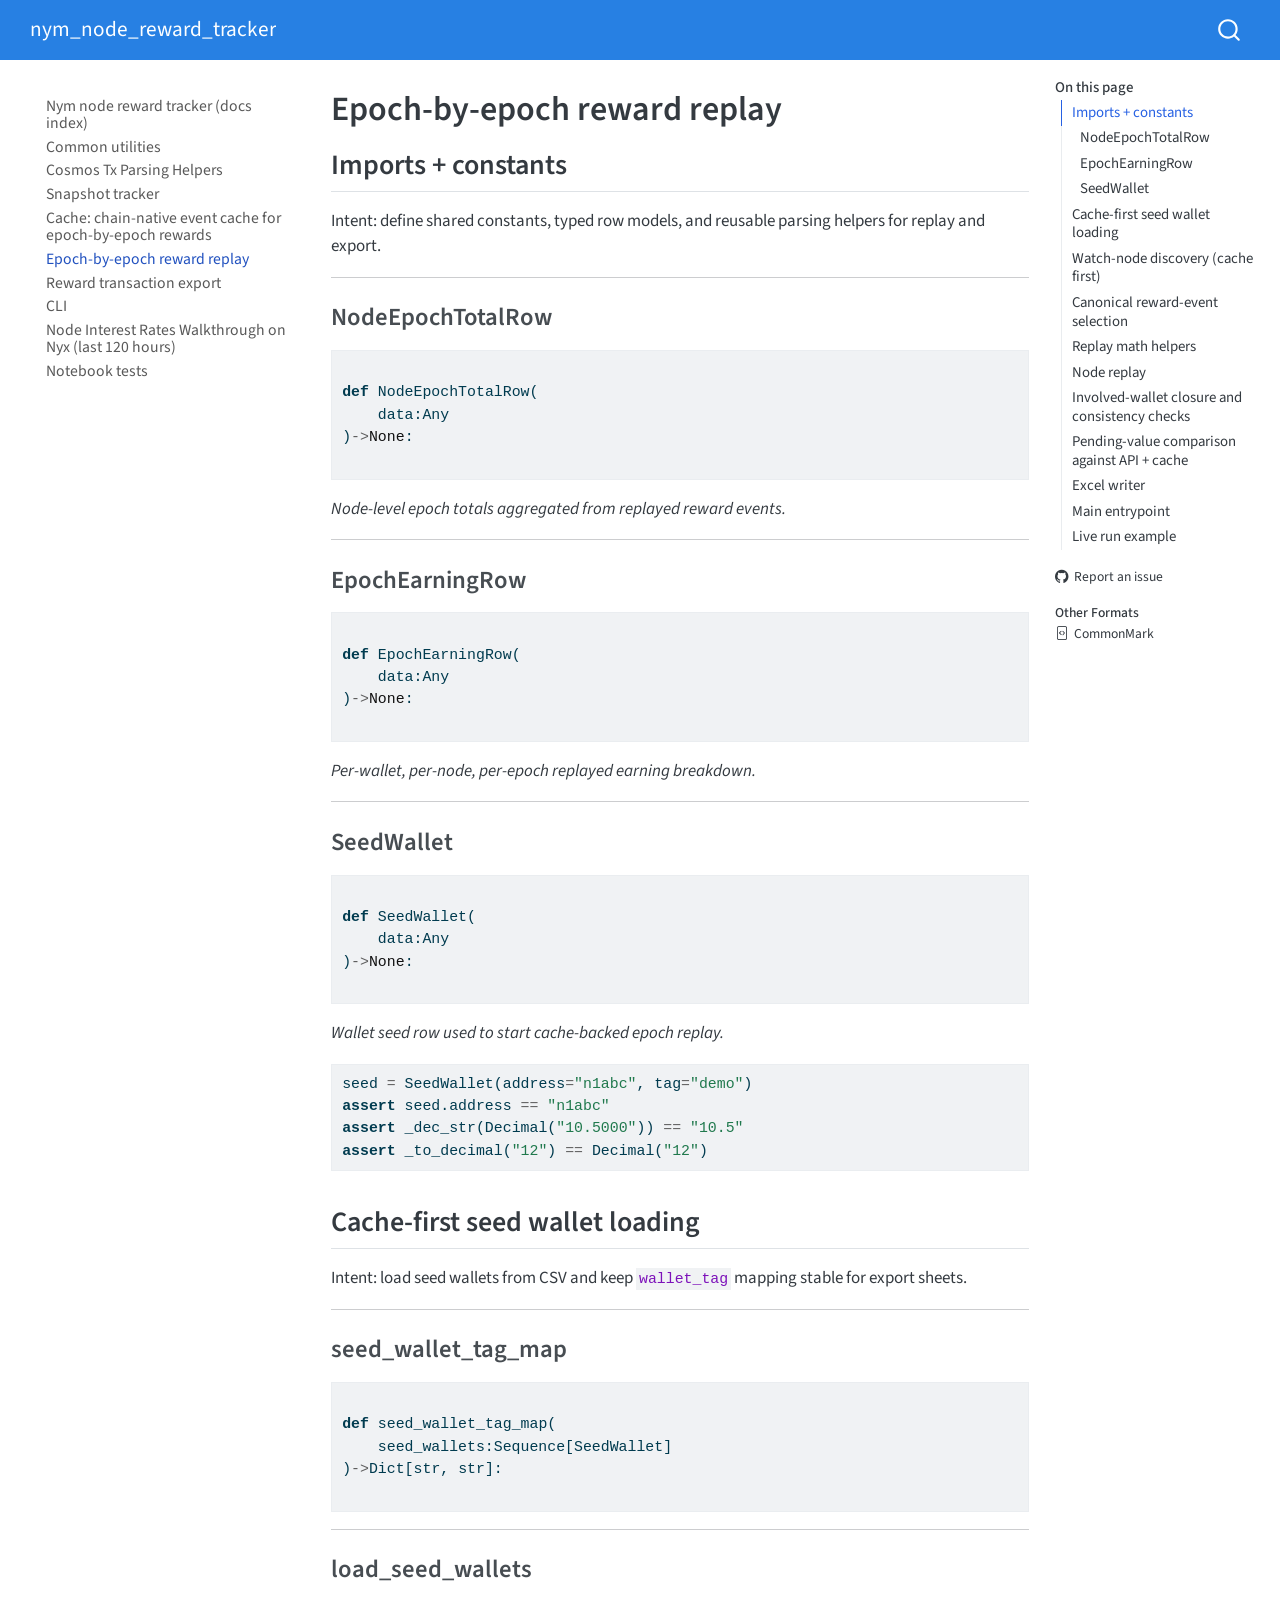
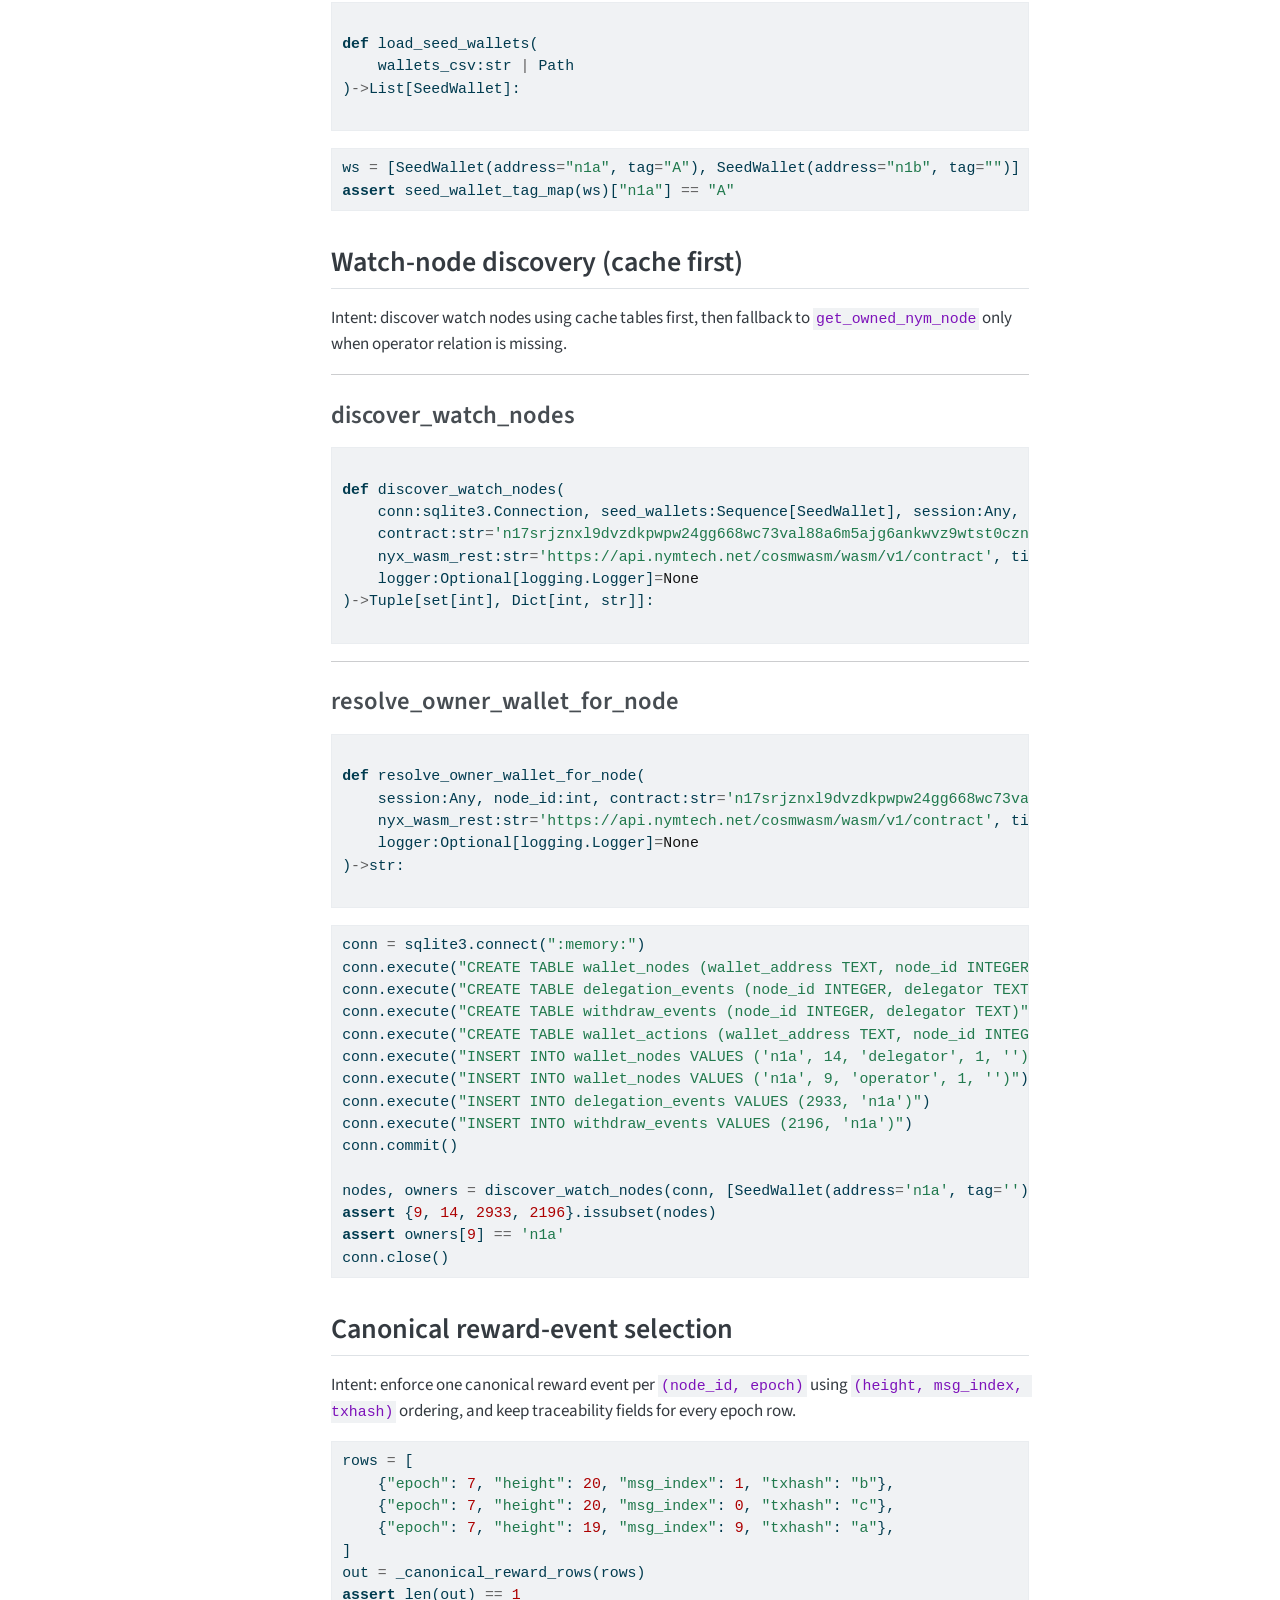
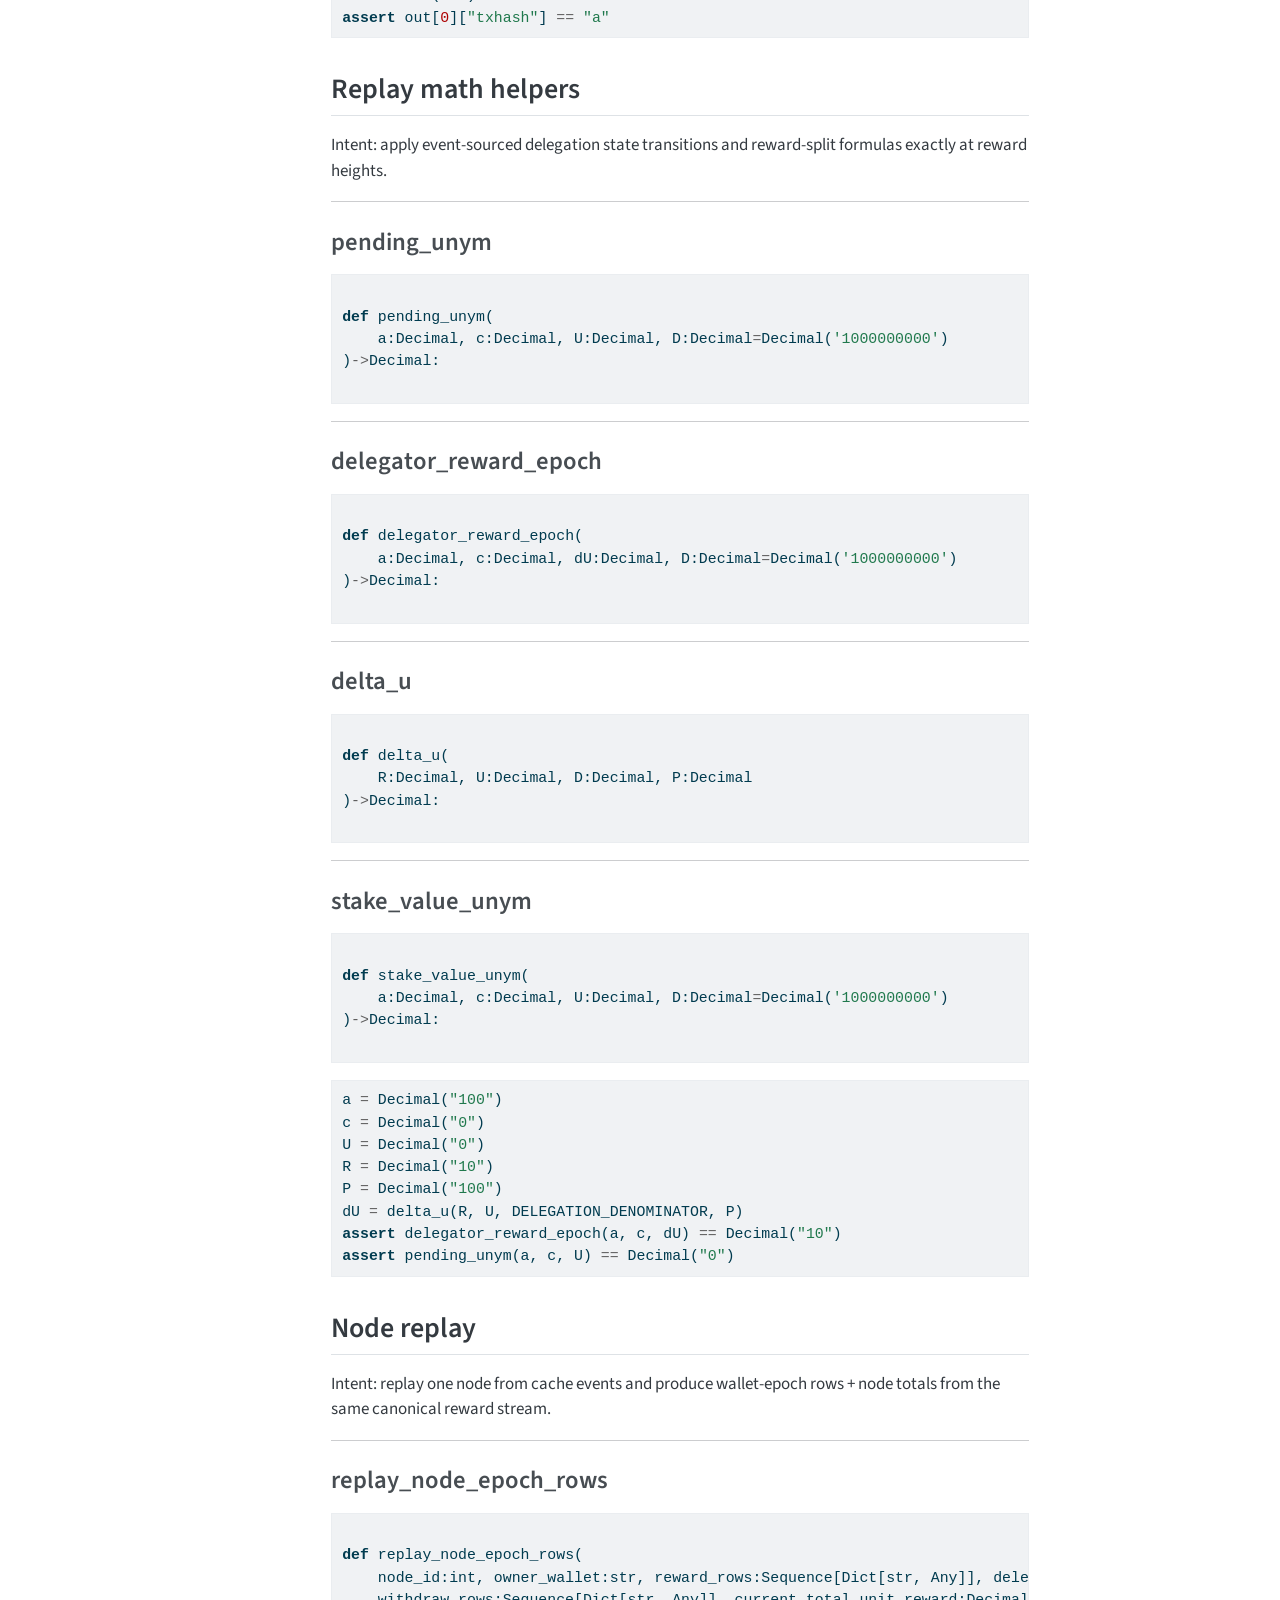
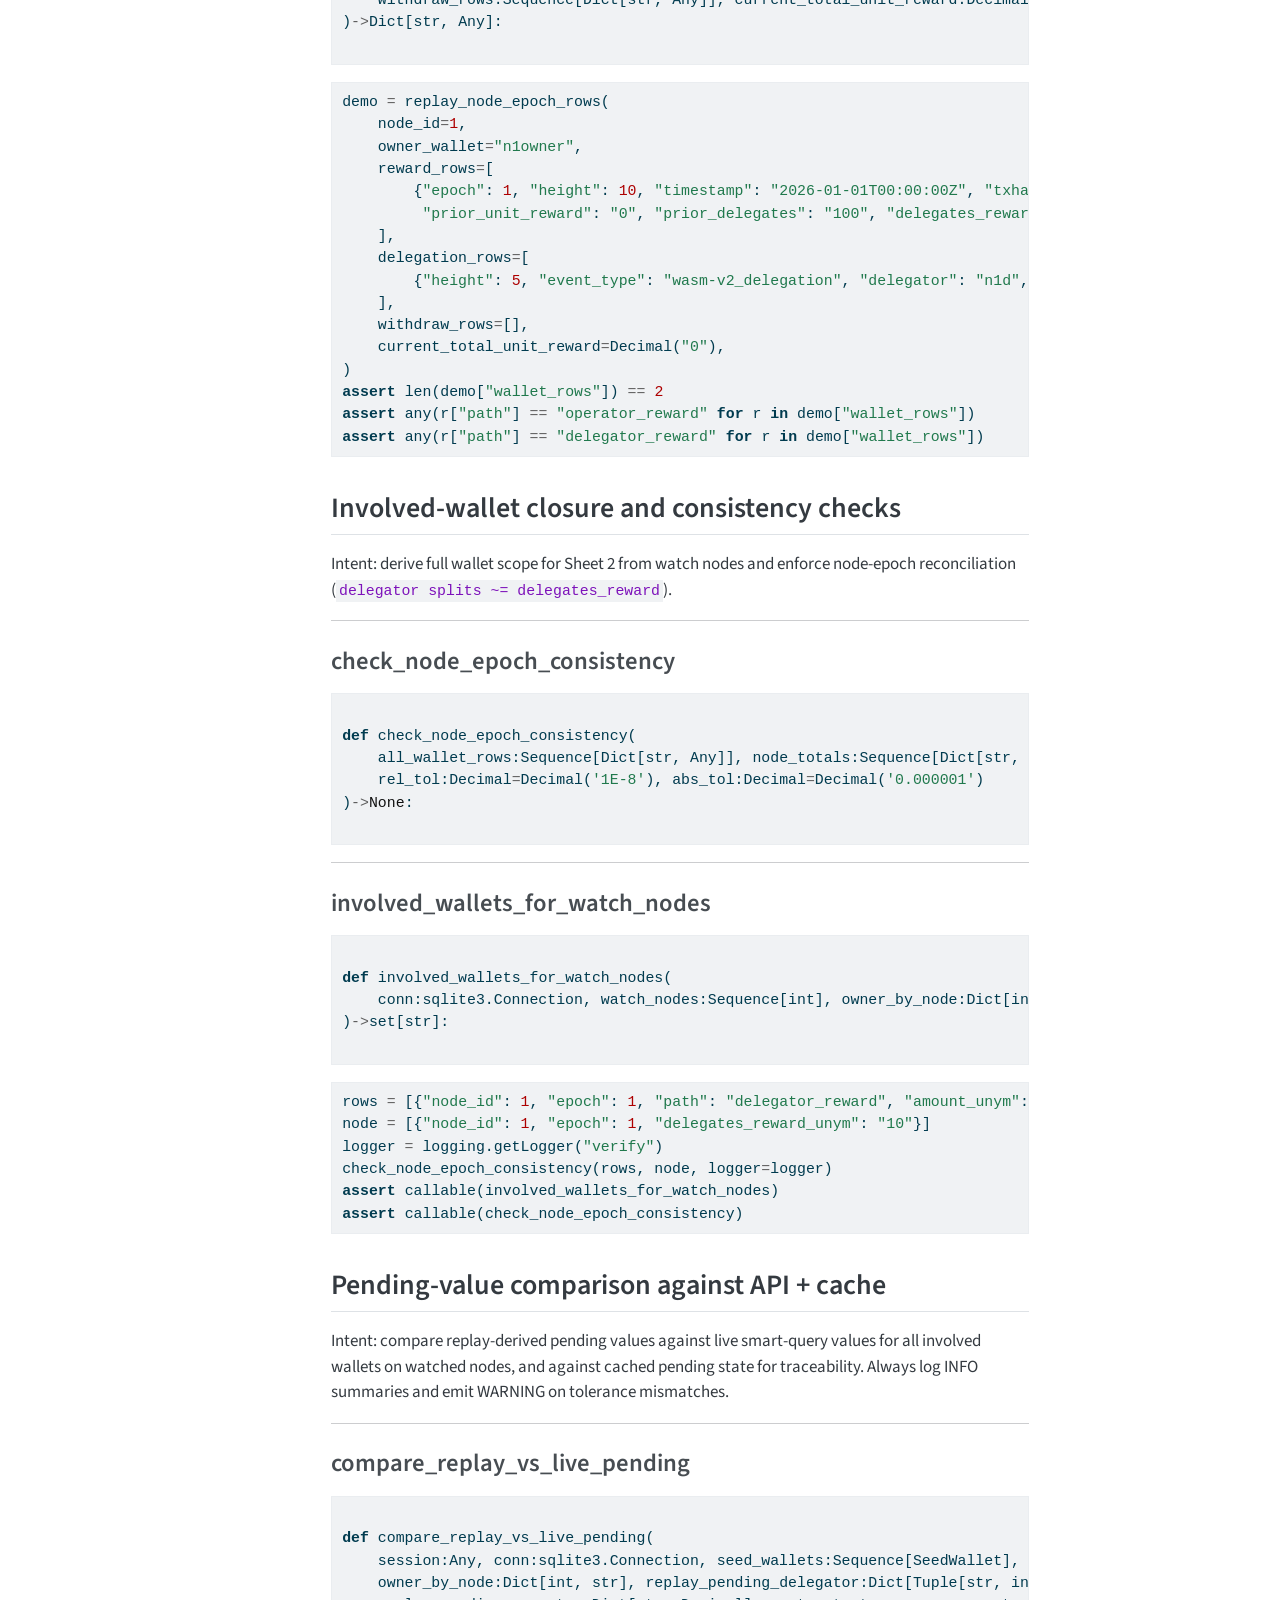
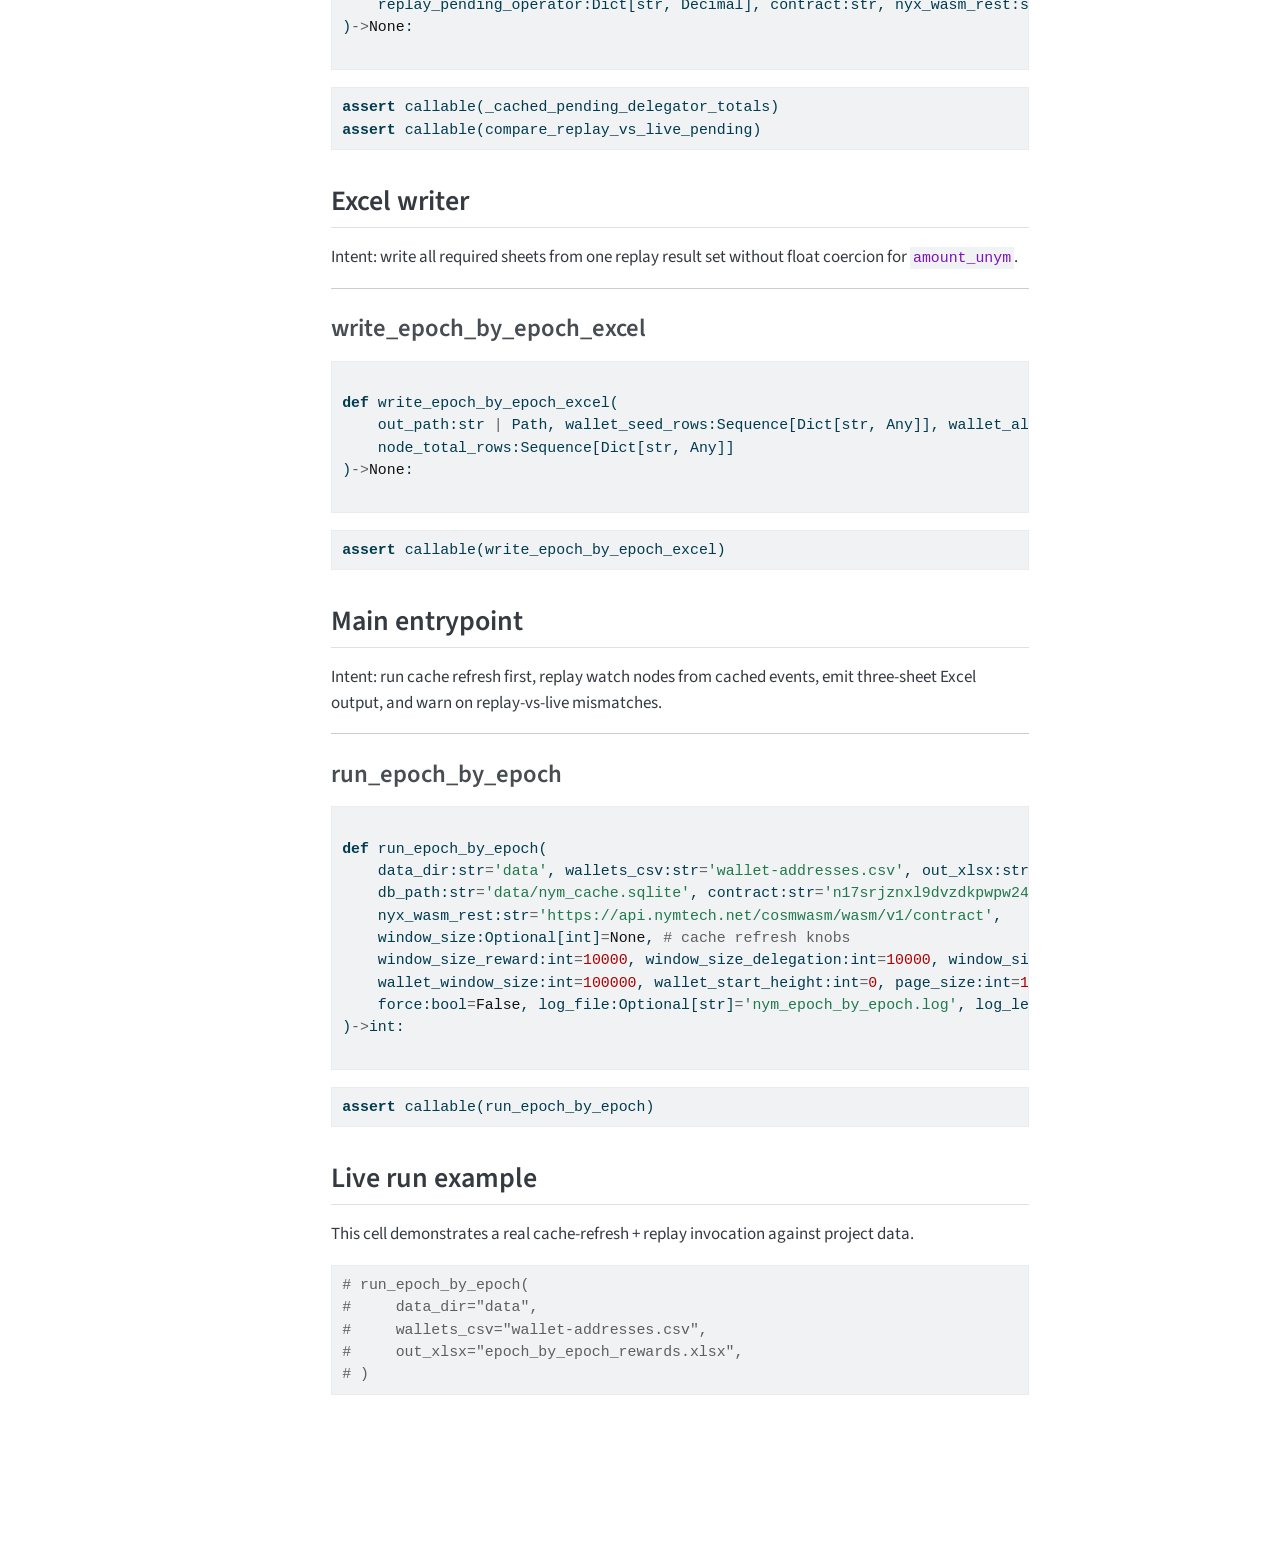
<file: epoch_by_epoch.html>
<!DOCTYPE html>
<html xmlns="http://www.w3.org/1999/xhtml" lang="en" xml:lang="en"><head>

<meta charset="utf-8">
<meta name="generator" content="quarto-1.8.26">

<meta name="viewport" content="width=device-width, initial-scale=1.0, user-scalable=yes">


<title>Epoch-by-epoch reward replay – nym_node_reward_tracker</title>
<style>
code{white-space: pre-wrap;}
span.smallcaps{font-variant: small-caps;}
div.columns{display: flex; gap: min(4vw, 1.5em);}
div.column{flex: auto; overflow-x: auto;}
div.hanging-indent{margin-left: 1.5em; text-indent: -1.5em;}
ul.task-list{list-style: none;}
ul.task-list li input[type="checkbox"] {
  width: 0.8em;
  margin: 0 0.8em 0.2em -1em; /* quarto-specific, see https://github.com/quarto-dev/quarto-cli/issues/4556 */ 
  vertical-align: middle;
}
/* CSS for syntax highlighting */
html { -webkit-text-size-adjust: 100%; }
pre > code.sourceCode { white-space: pre; position: relative; }
pre > code.sourceCode > span { display: inline-block; line-height: 1.25; }
pre > code.sourceCode > span:empty { height: 1.2em; }
.sourceCode { overflow: visible; }
code.sourceCode > span { color: inherit; text-decoration: inherit; }
div.sourceCode { margin: 1em 0; }
pre.sourceCode { margin: 0; }
@media screen {
div.sourceCode { overflow: auto; }
}
@media print {
pre > code.sourceCode { white-space: pre-wrap; }
pre > code.sourceCode > span { text-indent: -5em; padding-left: 5em; }
}
pre.numberSource code
  { counter-reset: source-line 0; }
pre.numberSource code > span
  { position: relative; left: -4em; counter-increment: source-line; }
pre.numberSource code > span > a:first-child::before
  { content: counter(source-line);
    position: relative; left: -1em; text-align: right; vertical-align: baseline;
    border: none; display: inline-block;
    -webkit-touch-callout: none; -webkit-user-select: none;
    -khtml-user-select: none; -moz-user-select: none;
    -ms-user-select: none; user-select: none;
    padding: 0 4px; width: 4em;
  }
pre.numberSource { margin-left: 3em;  padding-left: 4px; }
div.sourceCode
  {   }
@media screen {
pre > code.sourceCode > span > a:first-child::before { text-decoration: underline; }
}
</style>


<script src="site_libs/quarto-nav/quarto-nav.js"></script>
<script src="site_libs/quarto-nav/headroom.min.js"></script>
<script src="site_libs/clipboard/clipboard.min.js"></script>
<script src="site_libs/quarto-search/autocomplete.umd.js"></script>
<script src="site_libs/quarto-search/fuse.min.js"></script>
<script src="site_libs/quarto-search/quarto-search.js"></script>
<meta name="quarto:offset" content="./">
<script src="site_libs/quarto-html/quarto.js" type="module"></script>
<script src="site_libs/quarto-html/tabsets/tabsets.js" type="module"></script>
<script src="site_libs/quarto-html/axe/axe-check.js" type="module"></script>
<script src="site_libs/quarto-html/popper.min.js"></script>
<script src="site_libs/quarto-html/tippy.umd.min.js"></script>
<script src="site_libs/quarto-html/anchor.min.js"></script>
<link href="site_libs/quarto-html/tippy.css" rel="stylesheet">
<link href="site_libs/quarto-html/quarto-syntax-highlighting-587c61ba64f3a5504c4d52d930310e48.css" rel="stylesheet" id="quarto-text-highlighting-styles">
<script src="site_libs/bootstrap/bootstrap.min.js"></script>
<link href="site_libs/bootstrap/bootstrap-icons.css" rel="stylesheet">
<link href="site_libs/bootstrap/bootstrap-9d5a2df094f07d3ebac2a9aad7ed09f6.min.css" rel="stylesheet" append-hash="true" id="quarto-bootstrap" data-mode="light">
<script id="quarto-search-options" type="application/json">{
  "location": "navbar",
  "copy-button": false,
  "collapse-after": 3,
  "panel-placement": "end",
  "type": "overlay",
  "limit": 50,
  "keyboard-shortcut": [
    "f",
    "/",
    "s"
  ],
  "show-item-context": false,
  "language": {
    "search-no-results-text": "No results",
    "search-matching-documents-text": "matching documents",
    "search-copy-link-title": "Copy link to search",
    "search-hide-matches-text": "Hide additional matches",
    "search-more-match-text": "more match in this document",
    "search-more-matches-text": "more matches in this document",
    "search-clear-button-title": "Clear",
    "search-text-placeholder": "",
    "search-detached-cancel-button-title": "Cancel",
    "search-submit-button-title": "Submit",
    "search-label": "Search"
  }
}</script>


<link rel="stylesheet" href="styles.css">
<meta property="og:title" content="Epoch-by-epoch reward replay – nym_node_reward_tracker">
<meta property="og:description" content="Track Nym node rewards and export reward withdrawal transactions">
<meta property="og:site_name" content="nym_node_reward_tracker">
<meta name="twitter:title" content="Epoch-by-epoch reward replay – nym_node_reward_tracker">
<meta name="twitter:description" content="Track Nym node rewards and export reward withdrawal transactions">
<meta name="twitter:card" content="summary">
</head>

<body class="nav-sidebar floating nav-fixed quarto-light">

<div id="quarto-search-results"></div>
  <header id="quarto-header" class="headroom fixed-top">
    <nav class="navbar navbar-expand-lg " data-bs-theme="dark">
      <div class="navbar-container container-fluid">
      <div class="navbar-brand-container mx-auto">
    <a class="navbar-brand" href="./index.html">
    <span class="navbar-title">nym_node_reward_tracker</span>
    </a>
  </div>
        <div class="quarto-navbar-tools tools-end">
</div>
          <div id="quarto-search" class="" title="Search"></div>
      </div> <!-- /container-fluid -->
    </nav>
  <nav class="quarto-secondary-nav">
    <div class="container-fluid d-flex">
      <button type="button" class="quarto-btn-toggle btn" data-bs-toggle="collapse" role="button" data-bs-target=".quarto-sidebar-collapse-item" aria-controls="quarto-sidebar" aria-expanded="false" aria-label="Toggle sidebar navigation" onclick="if (window.quartoToggleHeadroom) { window.quartoToggleHeadroom(); }">
        <i class="bi bi-layout-text-sidebar-reverse"></i>
      </button>
        <nav class="quarto-page-breadcrumbs" aria-label="breadcrumb"><ol class="breadcrumb"><li class="breadcrumb-item"><a href="./epoch_by_epoch.html">Epoch-by-epoch reward replay</a></li></ol></nav>
        <a class="flex-grow-1" role="navigation" data-bs-toggle="collapse" data-bs-target=".quarto-sidebar-collapse-item" aria-controls="quarto-sidebar" aria-expanded="false" aria-label="Toggle sidebar navigation" onclick="if (window.quartoToggleHeadroom) { window.quartoToggleHeadroom(); }">      
        </a>
    </div>
  </nav>
</header>
<!-- content -->
<div id="quarto-content" class="quarto-container page-columns page-rows-contents page-layout-full page-navbar">
<!-- sidebar -->
  <nav id="quarto-sidebar" class="sidebar collapse collapse-horizontal quarto-sidebar-collapse-item sidebar-navigation floating overflow-auto">
    <div class="sidebar-menu-container"> 
    <ul class="list-unstyled mt-1">
        <li class="sidebar-item">
  <div class="sidebar-item-container"> 
  <a href="./index.html" class="sidebar-item-text sidebar-link">
 <span class="menu-text">Nym node reward tracker (docs index)</span></a>
  </div>
</li>
        <li class="sidebar-item">
  <div class="sidebar-item-container"> 
  <a href="./common.html" class="sidebar-item-text sidebar-link">
 <span class="menu-text">Common utilities</span></a>
  </div>
</li>
        <li class="sidebar-item">
  <div class="sidebar-item-container"> 
  <a href="./cosmos_tx_parsing.html" class="sidebar-item-text sidebar-link">
 <span class="menu-text">Cosmos Tx Parsing Helpers</span></a>
  </div>
</li>
        <li class="sidebar-item">
  <div class="sidebar-item-container"> 
  <a href="./snapshot.html" class="sidebar-item-text sidebar-link">
 <span class="menu-text">Snapshot tracker</span></a>
  </div>
</li>
        <li class="sidebar-item">
  <div class="sidebar-item-container"> 
  <a href="./02_cache.html" class="sidebar-item-text sidebar-link">
 <span class="menu-text">Cache: chain-native event cache for epoch-by-epoch rewards</span></a>
  </div>
</li>
        <li class="sidebar-item">
  <div class="sidebar-item-container"> 
  <a href="./epoch_by_epoch.html" class="sidebar-item-text sidebar-link active">
 <span class="menu-text">Epoch-by-epoch reward replay</span></a>
  </div>
</li>
        <li class="sidebar-item">
  <div class="sidebar-item-container"> 
  <a href="./reward_transactions.html" class="sidebar-item-text sidebar-link">
 <span class="menu-text">Reward transaction export</span></a>
  </div>
</li>
        <li class="sidebar-item">
  <div class="sidebar-item-container"> 
  <a href="./cli.html" class="sidebar-item-text sidebar-link">
 <span class="menu-text">CLI</span></a>
  </div>
</li>
        <li class="sidebar-item">
  <div class="sidebar-item-container"> 
  <a href="./node_interest_rates_estimation.html" class="sidebar-item-text sidebar-link">
 <span class="menu-text">Node Interest Rates Walkthrough on Nyx (last 120 hours)</span></a>
  </div>
</li>
        <li class="sidebar-item">
  <div class="sidebar-item-container"> 
  <a href="./tests.html" class="sidebar-item-text sidebar-link">
 <span class="menu-text">Notebook tests</span></a>
  </div>
</li>
    </ul>
    </div>
</nav>
<div id="quarto-sidebar-glass" class="quarto-sidebar-collapse-item" data-bs-toggle="collapse" data-bs-target=".quarto-sidebar-collapse-item"></div>
<!-- margin-sidebar -->
    <div id="quarto-margin-sidebar" class="sidebar margin-sidebar">
        <nav id="TOC" role="doc-toc" class="toc-active">
    <h2 id="toc-title">On this page</h2>
   
  <ul>
  <li><a href="#imports-constants" id="toc-imports-constants" class="nav-link active" data-scroll-target="#imports-constants">Imports + constants</a>
  <ul class="collapse">
  <li><a href="#nodeepochtotalrow" id="toc-nodeepochtotalrow" class="nav-link" data-scroll-target="#nodeepochtotalrow">NodeEpochTotalRow</a></li>
  <li><a href="#epochearningrow" id="toc-epochearningrow" class="nav-link" data-scroll-target="#epochearningrow">EpochEarningRow</a></li>
  <li><a href="#seedwallet" id="toc-seedwallet" class="nav-link" data-scroll-target="#seedwallet">SeedWallet</a></li>
  </ul></li>
  <li><a href="#cache-first-seed-wallet-loading" id="toc-cache-first-seed-wallet-loading" class="nav-link" data-scroll-target="#cache-first-seed-wallet-loading">Cache-first seed wallet loading</a>
  <ul class="collapse">
  <li><a href="#seed_wallet_tag_map" id="toc-seed_wallet_tag_map" class="nav-link" data-scroll-target="#seed_wallet_tag_map">seed_wallet_tag_map</a></li>
  <li><a href="#load_seed_wallets" id="toc-load_seed_wallets" class="nav-link" data-scroll-target="#load_seed_wallets">load_seed_wallets</a></li>
  </ul></li>
  <li><a href="#watch-node-discovery-cache-first" id="toc-watch-node-discovery-cache-first" class="nav-link" data-scroll-target="#watch-node-discovery-cache-first">Watch-node discovery (cache first)</a>
  <ul class="collapse">
  <li><a href="#discover_watch_nodes" id="toc-discover_watch_nodes" class="nav-link" data-scroll-target="#discover_watch_nodes">discover_watch_nodes</a></li>
  <li><a href="#resolve_owner_wallet_for_node" id="toc-resolve_owner_wallet_for_node" class="nav-link" data-scroll-target="#resolve_owner_wallet_for_node">resolve_owner_wallet_for_node</a></li>
  </ul></li>
  <li><a href="#canonical-reward-event-selection" id="toc-canonical-reward-event-selection" class="nav-link" data-scroll-target="#canonical-reward-event-selection">Canonical reward-event selection</a></li>
  <li><a href="#replay-math-helpers" id="toc-replay-math-helpers" class="nav-link" data-scroll-target="#replay-math-helpers">Replay math helpers</a>
  <ul class="collapse">
  <li><a href="#pending_unym" id="toc-pending_unym" class="nav-link" data-scroll-target="#pending_unym">pending_unym</a></li>
  <li><a href="#delegator_reward_epoch" id="toc-delegator_reward_epoch" class="nav-link" data-scroll-target="#delegator_reward_epoch">delegator_reward_epoch</a></li>
  <li><a href="#delta_u" id="toc-delta_u" class="nav-link" data-scroll-target="#delta_u">delta_u</a></li>
  <li><a href="#stake_value_unym" id="toc-stake_value_unym" class="nav-link" data-scroll-target="#stake_value_unym">stake_value_unym</a></li>
  </ul></li>
  <li><a href="#node-replay" id="toc-node-replay" class="nav-link" data-scroll-target="#node-replay">Node replay</a>
  <ul class="collapse">
  <li><a href="#replay_node_epoch_rows" id="toc-replay_node_epoch_rows" class="nav-link" data-scroll-target="#replay_node_epoch_rows">replay_node_epoch_rows</a></li>
  </ul></li>
  <li><a href="#involved-wallet-closure-and-consistency-checks" id="toc-involved-wallet-closure-and-consistency-checks" class="nav-link" data-scroll-target="#involved-wallet-closure-and-consistency-checks">Involved-wallet closure and consistency checks</a>
  <ul class="collapse">
  <li><a href="#check_node_epoch_consistency" id="toc-check_node_epoch_consistency" class="nav-link" data-scroll-target="#check_node_epoch_consistency">check_node_epoch_consistency</a></li>
  <li><a href="#involved_wallets_for_watch_nodes" id="toc-involved_wallets_for_watch_nodes" class="nav-link" data-scroll-target="#involved_wallets_for_watch_nodes">involved_wallets_for_watch_nodes</a></li>
  </ul></li>
  <li><a href="#pending-value-comparison-against-api-cache" id="toc-pending-value-comparison-against-api-cache" class="nav-link" data-scroll-target="#pending-value-comparison-against-api-cache">Pending-value comparison against API + cache</a>
  <ul class="collapse">
  <li><a href="#compare_replay_vs_live_pending" id="toc-compare_replay_vs_live_pending" class="nav-link" data-scroll-target="#compare_replay_vs_live_pending">compare_replay_vs_live_pending</a></li>
  </ul></li>
  <li><a href="#excel-writer" id="toc-excel-writer" class="nav-link" data-scroll-target="#excel-writer">Excel writer</a>
  <ul class="collapse">
  <li><a href="#write_epoch_by_epoch_excel" id="toc-write_epoch_by_epoch_excel" class="nav-link" data-scroll-target="#write_epoch_by_epoch_excel">write_epoch_by_epoch_excel</a></li>
  </ul></li>
  <li><a href="#main-entrypoint" id="toc-main-entrypoint" class="nav-link" data-scroll-target="#main-entrypoint">Main entrypoint</a>
  <ul class="collapse">
  <li><a href="#run_epoch_by_epoch" id="toc-run_epoch_by_epoch" class="nav-link" data-scroll-target="#run_epoch_by_epoch">run_epoch_by_epoch</a></li>
  </ul></li>
  <li><a href="#live-run-example" id="toc-live-run-example" class="nav-link" data-scroll-target="#live-run-example">Live run example</a></li>
  </ul>
<div class="toc-actions"><ul><li><a href="https://github.com/cs224/nym-node-reward-tracker/issues/new" class="toc-action"><i class="bi bi-github"></i>Report an issue</a></li></ul></div><div class="quarto-alternate-formats"><h2>Other Formats</h2><ul><li><a href="epoch_by_epoch.html.md"><i class="bi bi-file-code"></i>CommonMark</a></li></ul></div></nav>
    </div>
<!-- main -->
<main class="content column-body" id="quarto-document-content">

<header id="title-block-header" class="quarto-title-block default">
<div class="quarto-title">
<h1 class="title">Epoch-by-epoch reward replay</h1>
</div>



<div class="quarto-title-meta column-body">

    
  
    
  </div>
  


</header>


<!-- WARNING: THIS FILE WAS AUTOGENERATED! DO NOT EDIT! -->
<section id="imports-constants" class="level2">
<h2 class="anchored" data-anchor-id="imports-constants">Imports + constants</h2>
<p>Intent: define shared constants, typed row models, and reusable parsing helpers for replay and export.</p>
<hr>
<section id="nodeepochtotalrow" class="level3">
<h3 class="anchored" data-anchor-id="nodeepochtotalrow">NodeEpochTotalRow</h3>
<div class="code-copy-outer-scaffold"><div class="sourceCode" id="cb1"><pre class="sourceCode python code-with-copy"><code class="sourceCode python"><span id="cb1-1"><a href="#cb1-1" aria-hidden="true" tabindex="-1"></a></span>
<span id="cb1-2"><a href="#cb1-2" aria-hidden="true" tabindex="-1"></a><span class="kw">def</span> NodeEpochTotalRow(</span>
<span id="cb1-3"><a href="#cb1-3" aria-hidden="true" tabindex="-1"></a>    data:Any</span>
<span id="cb1-4"><a href="#cb1-4" aria-hidden="true" tabindex="-1"></a>)<span class="op">-&gt;</span><span class="va">None</span>:</span>
<span id="cb1-5"><a href="#cb1-5" aria-hidden="true" tabindex="-1"></a></span></code></pre></div><button title="Copy to Clipboard" class="code-copy-button"><i class="bi"></i></button></div>
<p><em>Node-level epoch totals aggregated from replayed reward events.</em></p>
<hr>
</section>
<section id="epochearningrow" class="level3">
<h3 class="anchored" data-anchor-id="epochearningrow">EpochEarningRow</h3>
<div class="code-copy-outer-scaffold"><div class="sourceCode" id="cb2"><pre class="sourceCode python code-with-copy"><code class="sourceCode python"><span id="cb2-1"><a href="#cb2-1" aria-hidden="true" tabindex="-1"></a></span>
<span id="cb2-2"><a href="#cb2-2" aria-hidden="true" tabindex="-1"></a><span class="kw">def</span> EpochEarningRow(</span>
<span id="cb2-3"><a href="#cb2-3" aria-hidden="true" tabindex="-1"></a>    data:Any</span>
<span id="cb2-4"><a href="#cb2-4" aria-hidden="true" tabindex="-1"></a>)<span class="op">-&gt;</span><span class="va">None</span>:</span>
<span id="cb2-5"><a href="#cb2-5" aria-hidden="true" tabindex="-1"></a></span></code></pre></div><button title="Copy to Clipboard" class="code-copy-button"><i class="bi"></i></button></div>
<p><em>Per-wallet, per-node, per-epoch replayed earning breakdown.</em></p>
<hr>
</section>
<section id="seedwallet" class="level3">
<h3 class="anchored" data-anchor-id="seedwallet">SeedWallet</h3>
<div class="code-copy-outer-scaffold"><div class="sourceCode" id="cb3"><pre class="sourceCode python code-with-copy"><code class="sourceCode python"><span id="cb3-1"><a href="#cb3-1" aria-hidden="true" tabindex="-1"></a></span>
<span id="cb3-2"><a href="#cb3-2" aria-hidden="true" tabindex="-1"></a><span class="kw">def</span> SeedWallet(</span>
<span id="cb3-3"><a href="#cb3-3" aria-hidden="true" tabindex="-1"></a>    data:Any</span>
<span id="cb3-4"><a href="#cb3-4" aria-hidden="true" tabindex="-1"></a>)<span class="op">-&gt;</span><span class="va">None</span>:</span>
<span id="cb3-5"><a href="#cb3-5" aria-hidden="true" tabindex="-1"></a></span></code></pre></div><button title="Copy to Clipboard" class="code-copy-button"><i class="bi"></i></button></div>
<p><em>Wallet seed row used to start cache-backed epoch replay.</em></p>
<div id="fed74d04" class="cell" data-quarto-private-1="{&quot;key&quot;:&quot;execution&quot;,&quot;value&quot;:{&quot;iopub.execute_input&quot;:&quot;2026-02-12T12:37:05.444989Z&quot;,&quot;iopub.status.busy&quot;:&quot;2026-02-12T12:37:05.444846Z&quot;,&quot;iopub.status.idle&quot;:&quot;2026-02-12T12:37:05.447916Z&quot;,&quot;shell.execute_reply&quot;:&quot;2026-02-12T12:37:05.447092Z&quot;}}" data-execution_count="4">
<div class="code-copy-outer-scaffold"><div class="sourceCode cell-code" id="cb4"><pre class="sourceCode python code-with-copy"><code class="sourceCode python"><span id="cb4-1"><a href="#cb4-1" aria-hidden="true" tabindex="-1"></a>seed <span class="op">=</span> SeedWallet(address<span class="op">=</span><span class="st">"n1abc"</span>, tag<span class="op">=</span><span class="st">"demo"</span>)</span>
<span id="cb4-2"><a href="#cb4-2" aria-hidden="true" tabindex="-1"></a><span class="cf">assert</span> seed.address <span class="op">==</span> <span class="st">"n1abc"</span></span>
<span id="cb4-3"><a href="#cb4-3" aria-hidden="true" tabindex="-1"></a><span class="cf">assert</span> _dec_str(Decimal(<span class="st">"10.5000"</span>)) <span class="op">==</span> <span class="st">"10.5"</span></span>
<span id="cb4-4"><a href="#cb4-4" aria-hidden="true" tabindex="-1"></a><span class="cf">assert</span> _to_decimal(<span class="st">"12"</span>) <span class="op">==</span> Decimal(<span class="st">"12"</span>)</span></code></pre></div><button title="Copy to Clipboard" class="code-copy-button"><i class="bi"></i></button></div>
</div>
</section>
</section>
<section id="cache-first-seed-wallet-loading" class="level2">
<h2 class="anchored" data-anchor-id="cache-first-seed-wallet-loading">Cache-first seed wallet loading</h2>
<p>Intent: load seed wallets from CSV and keep <code>wallet_tag</code> mapping stable for export sheets.</p>
<hr>
<section id="seed_wallet_tag_map" class="level3">
<h3 class="anchored" data-anchor-id="seed_wallet_tag_map">seed_wallet_tag_map</h3>
<div class="code-copy-outer-scaffold"><div class="sourceCode" id="cb5"><pre class="sourceCode python code-with-copy"><code class="sourceCode python"><span id="cb5-1"><a href="#cb5-1" aria-hidden="true" tabindex="-1"></a></span>
<span id="cb5-2"><a href="#cb5-2" aria-hidden="true" tabindex="-1"></a><span class="kw">def</span> seed_wallet_tag_map(</span>
<span id="cb5-3"><a href="#cb5-3" aria-hidden="true" tabindex="-1"></a>    seed_wallets:Sequence[SeedWallet]</span>
<span id="cb5-4"><a href="#cb5-4" aria-hidden="true" tabindex="-1"></a>)<span class="op">-&gt;</span>Dict[<span class="bu">str</span>, <span class="bu">str</span>]:</span>
<span id="cb5-5"><a href="#cb5-5" aria-hidden="true" tabindex="-1"></a></span></code></pre></div><button title="Copy to Clipboard" class="code-copy-button"><i class="bi"></i></button></div>
<hr>
</section>
<section id="load_seed_wallets" class="level3">
<h3 class="anchored" data-anchor-id="load_seed_wallets">load_seed_wallets</h3>
<div class="code-copy-outer-scaffold"><div class="sourceCode" id="cb6"><pre class="sourceCode python code-with-copy"><code class="sourceCode python"><span id="cb6-1"><a href="#cb6-1" aria-hidden="true" tabindex="-1"></a></span>
<span id="cb6-2"><a href="#cb6-2" aria-hidden="true" tabindex="-1"></a><span class="kw">def</span> load_seed_wallets(</span>
<span id="cb6-3"><a href="#cb6-3" aria-hidden="true" tabindex="-1"></a>    wallets_csv:<span class="bu">str</span> <span class="op">|</span> Path</span>
<span id="cb6-4"><a href="#cb6-4" aria-hidden="true" tabindex="-1"></a>)<span class="op">-&gt;</span>List[SeedWallet]:</span>
<span id="cb6-5"><a href="#cb6-5" aria-hidden="true" tabindex="-1"></a></span></code></pre></div><button title="Copy to Clipboard" class="code-copy-button"><i class="bi"></i></button></div>
<div id="fc5e4e73" class="cell" data-quarto-private-1="{&quot;key&quot;:&quot;execution&quot;,&quot;value&quot;:{&quot;iopub.execute_input&quot;:&quot;2026-02-12T12:37:05.454005Z&quot;,&quot;iopub.status.busy&quot;:&quot;2026-02-12T12:37:05.453871Z&quot;,&quot;iopub.status.idle&quot;:&quot;2026-02-12T12:37:05.456421Z&quot;,&quot;shell.execute_reply&quot;:&quot;2026-02-12T12:37:05.455755Z&quot;}}" data-execution_count="6">
<div class="code-copy-outer-scaffold"><div class="sourceCode cell-code" id="cb7"><pre class="sourceCode python code-with-copy"><code class="sourceCode python"><span id="cb7-1"><a href="#cb7-1" aria-hidden="true" tabindex="-1"></a>ws <span class="op">=</span> [SeedWallet(address<span class="op">=</span><span class="st">"n1a"</span>, tag<span class="op">=</span><span class="st">"A"</span>), SeedWallet(address<span class="op">=</span><span class="st">"n1b"</span>, tag<span class="op">=</span><span class="st">""</span>)]</span>
<span id="cb7-2"><a href="#cb7-2" aria-hidden="true" tabindex="-1"></a><span class="cf">assert</span> seed_wallet_tag_map(ws)[<span class="st">"n1a"</span>] <span class="op">==</span> <span class="st">"A"</span></span></code></pre></div><button title="Copy to Clipboard" class="code-copy-button"><i class="bi"></i></button></div>
</div>
</section>
</section>
<section id="watch-node-discovery-cache-first" class="level2">
<h2 class="anchored" data-anchor-id="watch-node-discovery-cache-first">Watch-node discovery (cache first)</h2>
<p>Intent: discover watch nodes using cache tables first, then fallback to <code>get_owned_nym_node</code> only when operator relation is missing.</p>
<hr>
<section id="discover_watch_nodes" class="level3">
<h3 class="anchored" data-anchor-id="discover_watch_nodes">discover_watch_nodes</h3>
<div class="code-copy-outer-scaffold"><div class="sourceCode" id="cb8"><pre class="sourceCode python code-with-copy"><code class="sourceCode python"><span id="cb8-1"><a href="#cb8-1" aria-hidden="true" tabindex="-1"></a></span>
<span id="cb8-2"><a href="#cb8-2" aria-hidden="true" tabindex="-1"></a><span class="kw">def</span> discover_watch_nodes(</span>
<span id="cb8-3"><a href="#cb8-3" aria-hidden="true" tabindex="-1"></a>    conn:sqlite3.Connection, seed_wallets:Sequence[SeedWallet], session:Any,</span>
<span id="cb8-4"><a href="#cb8-4" aria-hidden="true" tabindex="-1"></a>    contract:<span class="bu">str</span><span class="op">=</span><span class="st">'n17srjznxl9dvzdkpwpw24gg668wc73val88a6m5ajg6ankwvz9wtst0cznr'</span>,</span>
<span id="cb8-5"><a href="#cb8-5" aria-hidden="true" tabindex="-1"></a>    nyx_wasm_rest:<span class="bu">str</span><span class="op">=</span><span class="st">'https://api.nymtech.net/cosmwasm/wasm/v1/contract'</span>, timeout:<span class="bu">int</span><span class="op">=</span><span class="dv">60</span>,</span>
<span id="cb8-6"><a href="#cb8-6" aria-hidden="true" tabindex="-1"></a>    logger:Optional[logging.Logger]<span class="op">=</span><span class="va">None</span></span>
<span id="cb8-7"><a href="#cb8-7" aria-hidden="true" tabindex="-1"></a>)<span class="op">-&gt;</span>Tuple[<span class="bu">set</span>[<span class="bu">int</span>], Dict[<span class="bu">int</span>, <span class="bu">str</span>]]:</span>
<span id="cb8-8"><a href="#cb8-8" aria-hidden="true" tabindex="-1"></a></span></code></pre></div><button title="Copy to Clipboard" class="code-copy-button"><i class="bi"></i></button></div>
<hr>
</section>
<section id="resolve_owner_wallet_for_node" class="level3">
<h3 class="anchored" data-anchor-id="resolve_owner_wallet_for_node">resolve_owner_wallet_for_node</h3>
<div class="code-copy-outer-scaffold"><div class="sourceCode" id="cb9"><pre class="sourceCode python code-with-copy"><code class="sourceCode python"><span id="cb9-1"><a href="#cb9-1" aria-hidden="true" tabindex="-1"></a></span>
<span id="cb9-2"><a href="#cb9-2" aria-hidden="true" tabindex="-1"></a><span class="kw">def</span> resolve_owner_wallet_for_node(</span>
<span id="cb9-3"><a href="#cb9-3" aria-hidden="true" tabindex="-1"></a>    session:Any, node_id:<span class="bu">int</span>, contract:<span class="bu">str</span><span class="op">=</span><span class="st">'n17srjznxl9dvzdkpwpw24gg668wc73val88a6m5ajg6ankwvz9wtst0cznr'</span>,</span>
<span id="cb9-4"><a href="#cb9-4" aria-hidden="true" tabindex="-1"></a>    nyx_wasm_rest:<span class="bu">str</span><span class="op">=</span><span class="st">'https://api.nymtech.net/cosmwasm/wasm/v1/contract'</span>, timeout:<span class="bu">int</span><span class="op">=</span><span class="dv">60</span>,</span>
<span id="cb9-5"><a href="#cb9-5" aria-hidden="true" tabindex="-1"></a>    logger:Optional[logging.Logger]<span class="op">=</span><span class="va">None</span></span>
<span id="cb9-6"><a href="#cb9-6" aria-hidden="true" tabindex="-1"></a>)<span class="op">-&gt;</span><span class="bu">str</span>:</span>
<span id="cb9-7"><a href="#cb9-7" aria-hidden="true" tabindex="-1"></a></span></code></pre></div><button title="Copy to Clipboard" class="code-copy-button"><i class="bi"></i></button></div>
<div id="8d89a944" class="cell" data-quarto-private-1="{&quot;key&quot;:&quot;execution&quot;,&quot;value&quot;:{&quot;iopub.execute_input&quot;:&quot;2026-02-12T12:37:05.465809Z&quot;,&quot;iopub.status.busy&quot;:&quot;2026-02-12T12:37:05.465652Z&quot;,&quot;iopub.status.idle&quot;:&quot;2026-02-12T12:37:05.469698Z&quot;,&quot;shell.execute_reply&quot;:&quot;2026-02-12T12:37:05.469155Z&quot;}}" data-execution_count="8">
<div class="code-copy-outer-scaffold"><div class="sourceCode cell-code" id="cb10"><pre class="sourceCode python code-with-copy"><code class="sourceCode python"><span id="cb10-1"><a href="#cb10-1" aria-hidden="true" tabindex="-1"></a>conn <span class="op">=</span> sqlite3.<span class="ex">connect</span>(<span class="st">":memory:"</span>)</span>
<span id="cb10-2"><a href="#cb10-2" aria-hidden="true" tabindex="-1"></a>conn.execute(<span class="st">"CREATE TABLE wallet_nodes (wallet_address TEXT, node_id INTEGER, relation TEXT, start_height INTEGER, updated_at TEXT)"</span>)</span>
<span id="cb10-3"><a href="#cb10-3" aria-hidden="true" tabindex="-1"></a>conn.execute(<span class="st">"CREATE TABLE delegation_events (node_id INTEGER, delegator TEXT)"</span>)</span>
<span id="cb10-4"><a href="#cb10-4" aria-hidden="true" tabindex="-1"></a>conn.execute(<span class="st">"CREATE TABLE withdraw_events (node_id INTEGER, delegator TEXT)"</span>)</span>
<span id="cb10-5"><a href="#cb10-5" aria-hidden="true" tabindex="-1"></a>conn.execute(<span class="st">"CREATE TABLE wallet_actions (wallet_address TEXT, node_id INTEGER, height INTEGER)"</span>)</span>
<span id="cb10-6"><a href="#cb10-6" aria-hidden="true" tabindex="-1"></a>conn.execute(<span class="st">"INSERT INTO wallet_nodes VALUES ('n1a', 14, 'delegator', 1, '')"</span>)</span>
<span id="cb10-7"><a href="#cb10-7" aria-hidden="true" tabindex="-1"></a>conn.execute(<span class="st">"INSERT INTO wallet_nodes VALUES ('n1a', 9, 'operator', 1, '')"</span>)</span>
<span id="cb10-8"><a href="#cb10-8" aria-hidden="true" tabindex="-1"></a>conn.execute(<span class="st">"INSERT INTO delegation_events VALUES (2933, 'n1a')"</span>)</span>
<span id="cb10-9"><a href="#cb10-9" aria-hidden="true" tabindex="-1"></a>conn.execute(<span class="st">"INSERT INTO withdraw_events VALUES (2196, 'n1a')"</span>)</span>
<span id="cb10-10"><a href="#cb10-10" aria-hidden="true" tabindex="-1"></a>conn.commit()</span>
<span id="cb10-11"><a href="#cb10-11" aria-hidden="true" tabindex="-1"></a></span>
<span id="cb10-12"><a href="#cb10-12" aria-hidden="true" tabindex="-1"></a>nodes, owners <span class="op">=</span> discover_watch_nodes(conn, [SeedWallet(address<span class="op">=</span><span class="st">'n1a'</span>, tag<span class="op">=</span><span class="st">''</span>)], session<span class="op">=</span><span class="bu">object</span>())</span>
<span id="cb10-13"><a href="#cb10-13" aria-hidden="true" tabindex="-1"></a><span class="cf">assert</span> {<span class="dv">9</span>, <span class="dv">14</span>, <span class="dv">2933</span>, <span class="dv">2196</span>}.issubset(nodes)</span>
<span id="cb10-14"><a href="#cb10-14" aria-hidden="true" tabindex="-1"></a><span class="cf">assert</span> owners[<span class="dv">9</span>] <span class="op">==</span> <span class="st">'n1a'</span></span>
<span id="cb10-15"><a href="#cb10-15" aria-hidden="true" tabindex="-1"></a>conn.close()</span></code></pre></div><button title="Copy to Clipboard" class="code-copy-button"><i class="bi"></i></button></div>
</div>
</section>
</section>
<section id="canonical-reward-event-selection" class="level2">
<h2 class="anchored" data-anchor-id="canonical-reward-event-selection">Canonical reward-event selection</h2>
<p>Intent: enforce one canonical reward event per <code>(node_id, epoch)</code> using <code>(height, msg_index, txhash)</code> ordering, and keep traceability fields for every epoch row.</p>
<div id="dd1e31f1" class="cell" data-quarto-private-1="{&quot;key&quot;:&quot;execution&quot;,&quot;value&quot;:{&quot;iopub.execute_input&quot;:&quot;2026-02-12T12:37:05.476731Z&quot;,&quot;iopub.status.busy&quot;:&quot;2026-02-12T12:37:05.476589Z&quot;,&quot;iopub.status.idle&quot;:&quot;2026-02-12T12:37:05.479359Z&quot;,&quot;shell.execute_reply&quot;:&quot;2026-02-12T12:37:05.478810Z&quot;}}" data-execution_count="10">
<div class="code-copy-outer-scaffold"><div class="sourceCode cell-code" id="cb11"><pre class="sourceCode python code-with-copy"><code class="sourceCode python"><span id="cb11-1"><a href="#cb11-1" aria-hidden="true" tabindex="-1"></a>rows <span class="op">=</span> [</span>
<span id="cb11-2"><a href="#cb11-2" aria-hidden="true" tabindex="-1"></a>    {<span class="st">"epoch"</span>: <span class="dv">7</span>, <span class="st">"height"</span>: <span class="dv">20</span>, <span class="st">"msg_index"</span>: <span class="dv">1</span>, <span class="st">"txhash"</span>: <span class="st">"b"</span>},</span>
<span id="cb11-3"><a href="#cb11-3" aria-hidden="true" tabindex="-1"></a>    {<span class="st">"epoch"</span>: <span class="dv">7</span>, <span class="st">"height"</span>: <span class="dv">20</span>, <span class="st">"msg_index"</span>: <span class="dv">0</span>, <span class="st">"txhash"</span>: <span class="st">"c"</span>},</span>
<span id="cb11-4"><a href="#cb11-4" aria-hidden="true" tabindex="-1"></a>    {<span class="st">"epoch"</span>: <span class="dv">7</span>, <span class="st">"height"</span>: <span class="dv">19</span>, <span class="st">"msg_index"</span>: <span class="dv">9</span>, <span class="st">"txhash"</span>: <span class="st">"a"</span>},</span>
<span id="cb11-5"><a href="#cb11-5" aria-hidden="true" tabindex="-1"></a>]</span>
<span id="cb11-6"><a href="#cb11-6" aria-hidden="true" tabindex="-1"></a>out <span class="op">=</span> _canonical_reward_rows(rows)</span>
<span id="cb11-7"><a href="#cb11-7" aria-hidden="true" tabindex="-1"></a><span class="cf">assert</span> <span class="bu">len</span>(out) <span class="op">==</span> <span class="dv">1</span></span>
<span id="cb11-8"><a href="#cb11-8" aria-hidden="true" tabindex="-1"></a><span class="cf">assert</span> out[<span class="dv">0</span>][<span class="st">"txhash"</span>] <span class="op">==</span> <span class="st">"a"</span></span></code></pre></div><button title="Copy to Clipboard" class="code-copy-button"><i class="bi"></i></button></div>
</div>
</section>
<section id="replay-math-helpers" class="level2">
<h2 class="anchored" data-anchor-id="replay-math-helpers">Replay math helpers</h2>
<p>Intent: apply event-sourced delegation state transitions and reward-split formulas exactly at reward heights.</p>
<hr>
<section id="pending_unym" class="level3">
<h3 class="anchored" data-anchor-id="pending_unym">pending_unym</h3>
<div class="code-copy-outer-scaffold"><div class="sourceCode" id="cb12"><pre class="sourceCode python code-with-copy"><code class="sourceCode python"><span id="cb12-1"><a href="#cb12-1" aria-hidden="true" tabindex="-1"></a></span>
<span id="cb12-2"><a href="#cb12-2" aria-hidden="true" tabindex="-1"></a><span class="kw">def</span> pending_unym(</span>
<span id="cb12-3"><a href="#cb12-3" aria-hidden="true" tabindex="-1"></a>    a:Decimal, c:Decimal, U:Decimal, D:Decimal<span class="op">=</span>Decimal(<span class="st">'1000000000'</span>)</span>
<span id="cb12-4"><a href="#cb12-4" aria-hidden="true" tabindex="-1"></a>)<span class="op">-&gt;</span>Decimal:</span>
<span id="cb12-5"><a href="#cb12-5" aria-hidden="true" tabindex="-1"></a></span></code></pre></div><button title="Copy to Clipboard" class="code-copy-button"><i class="bi"></i></button></div>
<hr>
</section>
<section id="delegator_reward_epoch" class="level3">
<h3 class="anchored" data-anchor-id="delegator_reward_epoch">delegator_reward_epoch</h3>
<div class="code-copy-outer-scaffold"><div class="sourceCode" id="cb13"><pre class="sourceCode python code-with-copy"><code class="sourceCode python"><span id="cb13-1"><a href="#cb13-1" aria-hidden="true" tabindex="-1"></a></span>
<span id="cb13-2"><a href="#cb13-2" aria-hidden="true" tabindex="-1"></a><span class="kw">def</span> delegator_reward_epoch(</span>
<span id="cb13-3"><a href="#cb13-3" aria-hidden="true" tabindex="-1"></a>    a:Decimal, c:Decimal, dU:Decimal, D:Decimal<span class="op">=</span>Decimal(<span class="st">'1000000000'</span>)</span>
<span id="cb13-4"><a href="#cb13-4" aria-hidden="true" tabindex="-1"></a>)<span class="op">-&gt;</span>Decimal:</span>
<span id="cb13-5"><a href="#cb13-5" aria-hidden="true" tabindex="-1"></a></span></code></pre></div><button title="Copy to Clipboard" class="code-copy-button"><i class="bi"></i></button></div>
<hr>
</section>
<section id="delta_u" class="level3">
<h3 class="anchored" data-anchor-id="delta_u">delta_u</h3>
<div class="code-copy-outer-scaffold"><div class="sourceCode" id="cb14"><pre class="sourceCode python code-with-copy"><code class="sourceCode python"><span id="cb14-1"><a href="#cb14-1" aria-hidden="true" tabindex="-1"></a></span>
<span id="cb14-2"><a href="#cb14-2" aria-hidden="true" tabindex="-1"></a><span class="kw">def</span> delta_u(</span>
<span id="cb14-3"><a href="#cb14-3" aria-hidden="true" tabindex="-1"></a>    R:Decimal, U:Decimal, D:Decimal, P:Decimal</span>
<span id="cb14-4"><a href="#cb14-4" aria-hidden="true" tabindex="-1"></a>)<span class="op">-&gt;</span>Decimal:</span>
<span id="cb14-5"><a href="#cb14-5" aria-hidden="true" tabindex="-1"></a></span></code></pre></div><button title="Copy to Clipboard" class="code-copy-button"><i class="bi"></i></button></div>
<hr>
</section>
<section id="stake_value_unym" class="level3">
<h3 class="anchored" data-anchor-id="stake_value_unym">stake_value_unym</h3>
<div class="code-copy-outer-scaffold"><div class="sourceCode" id="cb15"><pre class="sourceCode python code-with-copy"><code class="sourceCode python"><span id="cb15-1"><a href="#cb15-1" aria-hidden="true" tabindex="-1"></a></span>
<span id="cb15-2"><a href="#cb15-2" aria-hidden="true" tabindex="-1"></a><span class="kw">def</span> stake_value_unym(</span>
<span id="cb15-3"><a href="#cb15-3" aria-hidden="true" tabindex="-1"></a>    a:Decimal, c:Decimal, U:Decimal, D:Decimal<span class="op">=</span>Decimal(<span class="st">'1000000000'</span>)</span>
<span id="cb15-4"><a href="#cb15-4" aria-hidden="true" tabindex="-1"></a>)<span class="op">-&gt;</span>Decimal:</span>
<span id="cb15-5"><a href="#cb15-5" aria-hidden="true" tabindex="-1"></a></span></code></pre></div><button title="Copy to Clipboard" class="code-copy-button"><i class="bi"></i></button></div>
<div id="5c36ef46" class="cell" data-quarto-private-1="{&quot;key&quot;:&quot;execution&quot;,&quot;value&quot;:{&quot;iopub.execute_input&quot;:&quot;2026-02-12T12:37:05.485764Z&quot;,&quot;iopub.status.busy&quot;:&quot;2026-02-12T12:37:05.485608Z&quot;,&quot;iopub.status.idle&quot;:&quot;2026-02-12T12:37:05.488399Z&quot;,&quot;shell.execute_reply&quot;:&quot;2026-02-12T12:37:05.487920Z&quot;}}" data-execution_count="12">
<div class="code-copy-outer-scaffold"><div class="sourceCode cell-code" id="cb16"><pre class="sourceCode python code-with-copy"><code class="sourceCode python"><span id="cb16-1"><a href="#cb16-1" aria-hidden="true" tabindex="-1"></a>a <span class="op">=</span> Decimal(<span class="st">"100"</span>)</span>
<span id="cb16-2"><a href="#cb16-2" aria-hidden="true" tabindex="-1"></a>c <span class="op">=</span> Decimal(<span class="st">"0"</span>)</span>
<span id="cb16-3"><a href="#cb16-3" aria-hidden="true" tabindex="-1"></a>U <span class="op">=</span> Decimal(<span class="st">"0"</span>)</span>
<span id="cb16-4"><a href="#cb16-4" aria-hidden="true" tabindex="-1"></a>R <span class="op">=</span> Decimal(<span class="st">"10"</span>)</span>
<span id="cb16-5"><a href="#cb16-5" aria-hidden="true" tabindex="-1"></a>P <span class="op">=</span> Decimal(<span class="st">"100"</span>)</span>
<span id="cb16-6"><a href="#cb16-6" aria-hidden="true" tabindex="-1"></a>dU <span class="op">=</span> delta_u(R, U, DELEGATION_DENOMINATOR, P)</span>
<span id="cb16-7"><a href="#cb16-7" aria-hidden="true" tabindex="-1"></a><span class="cf">assert</span> delegator_reward_epoch(a, c, dU) <span class="op">==</span> Decimal(<span class="st">"10"</span>)</span>
<span id="cb16-8"><a href="#cb16-8" aria-hidden="true" tabindex="-1"></a><span class="cf">assert</span> pending_unym(a, c, U) <span class="op">==</span> Decimal(<span class="st">"0"</span>)</span></code></pre></div><button title="Copy to Clipboard" class="code-copy-button"><i class="bi"></i></button></div>
</div>
</section>
</section>
<section id="node-replay" class="level2">
<h2 class="anchored" data-anchor-id="node-replay">Node replay</h2>
<p>Intent: replay one node from cache events and produce wallet-epoch rows + node totals from the same canonical reward stream.</p>
<hr>
<section id="replay_node_epoch_rows" class="level3">
<h3 class="anchored" data-anchor-id="replay_node_epoch_rows">replay_node_epoch_rows</h3>
<div class="code-copy-outer-scaffold"><div class="sourceCode" id="cb17"><pre class="sourceCode python code-with-copy"><code class="sourceCode python"><span id="cb17-1"><a href="#cb17-1" aria-hidden="true" tabindex="-1"></a></span>
<span id="cb17-2"><a href="#cb17-2" aria-hidden="true" tabindex="-1"></a><span class="kw">def</span> replay_node_epoch_rows(</span>
<span id="cb17-3"><a href="#cb17-3" aria-hidden="true" tabindex="-1"></a>    node_id:<span class="bu">int</span>, owner_wallet:<span class="bu">str</span>, reward_rows:Sequence[Dict[<span class="bu">str</span>, Any]], delegation_rows:Sequence[Dict[<span class="bu">str</span>, Any]],</span>
<span id="cb17-4"><a href="#cb17-4" aria-hidden="true" tabindex="-1"></a>    withdraw_rows:Sequence[Dict[<span class="bu">str</span>, Any]], current_total_unit_reward:Decimal, D:Decimal<span class="op">=</span>Decimal(<span class="st">'1000000000'</span>)</span>
<span id="cb17-5"><a href="#cb17-5" aria-hidden="true" tabindex="-1"></a>)<span class="op">-&gt;</span>Dict[<span class="bu">str</span>, Any]:</span>
<span id="cb17-6"><a href="#cb17-6" aria-hidden="true" tabindex="-1"></a></span></code></pre></div><button title="Copy to Clipboard" class="code-copy-button"><i class="bi"></i></button></div>
<div id="76b46f19" class="cell" data-quarto-private-1="{&quot;key&quot;:&quot;execution&quot;,&quot;value&quot;:{&quot;iopub.execute_input&quot;:&quot;2026-02-12T12:37:05.501691Z&quot;,&quot;iopub.status.busy&quot;:&quot;2026-02-12T12:37:05.501552Z&quot;,&quot;iopub.status.idle&quot;:&quot;2026-02-12T12:37:05.504833Z&quot;,&quot;shell.execute_reply&quot;:&quot;2026-02-12T12:37:05.504223Z&quot;}}" data-execution_count="14">
<div class="code-copy-outer-scaffold"><div class="sourceCode cell-code" id="cb18"><pre class="sourceCode python code-with-copy"><code class="sourceCode python"><span id="cb18-1"><a href="#cb18-1" aria-hidden="true" tabindex="-1"></a>demo <span class="op">=</span> replay_node_epoch_rows(</span>
<span id="cb18-2"><a href="#cb18-2" aria-hidden="true" tabindex="-1"></a>    node_id<span class="op">=</span><span class="dv">1</span>,</span>
<span id="cb18-3"><a href="#cb18-3" aria-hidden="true" tabindex="-1"></a>    owner_wallet<span class="op">=</span><span class="st">"n1owner"</span>,</span>
<span id="cb18-4"><a href="#cb18-4" aria-hidden="true" tabindex="-1"></a>    reward_rows<span class="op">=</span>[</span>
<span id="cb18-5"><a href="#cb18-5" aria-hidden="true" tabindex="-1"></a>        {<span class="st">"epoch"</span>: <span class="dv">1</span>, <span class="st">"height"</span>: <span class="dv">10</span>, <span class="st">"timestamp"</span>: <span class="st">"2026-01-01T00:00:00Z"</span>, <span class="st">"txhash"</span>: <span class="st">"tx1"</span>, <span class="st">"msg_index"</span>: <span class="dv">0</span>,</span>
<span id="cb18-6"><a href="#cb18-6" aria-hidden="true" tabindex="-1"></a>         <span class="st">"prior_unit_reward"</span>: <span class="st">"0"</span>, <span class="st">"prior_delegates"</span>: <span class="st">"100"</span>, <span class="st">"delegates_reward"</span>: <span class="st">"10"</span>, <span class="st">"operator_reward"</span>: <span class="st">"2"</span>}</span>
<span id="cb18-7"><a href="#cb18-7" aria-hidden="true" tabindex="-1"></a>    ],</span>
<span id="cb18-8"><a href="#cb18-8" aria-hidden="true" tabindex="-1"></a>    delegation_rows<span class="op">=</span>[</span>
<span id="cb18-9"><a href="#cb18-9" aria-hidden="true" tabindex="-1"></a>        {<span class="st">"height"</span>: <span class="dv">5</span>, <span class="st">"event_type"</span>: <span class="st">"wasm-v2_delegation"</span>, <span class="st">"delegator"</span>: <span class="st">"n1d"</span>, <span class="st">"delta_amount_unym"</span>: <span class="st">"100"</span>}</span>
<span id="cb18-10"><a href="#cb18-10" aria-hidden="true" tabindex="-1"></a>    ],</span>
<span id="cb18-11"><a href="#cb18-11" aria-hidden="true" tabindex="-1"></a>    withdraw_rows<span class="op">=</span>[],</span>
<span id="cb18-12"><a href="#cb18-12" aria-hidden="true" tabindex="-1"></a>    current_total_unit_reward<span class="op">=</span>Decimal(<span class="st">"0"</span>),</span>
<span id="cb18-13"><a href="#cb18-13" aria-hidden="true" tabindex="-1"></a>)</span>
<span id="cb18-14"><a href="#cb18-14" aria-hidden="true" tabindex="-1"></a><span class="cf">assert</span> <span class="bu">len</span>(demo[<span class="st">"wallet_rows"</span>]) <span class="op">==</span> <span class="dv">2</span></span>
<span id="cb18-15"><a href="#cb18-15" aria-hidden="true" tabindex="-1"></a><span class="cf">assert</span> <span class="bu">any</span>(r[<span class="st">"path"</span>] <span class="op">==</span> <span class="st">"operator_reward"</span> <span class="cf">for</span> r <span class="kw">in</span> demo[<span class="st">"wallet_rows"</span>])</span>
<span id="cb18-16"><a href="#cb18-16" aria-hidden="true" tabindex="-1"></a><span class="cf">assert</span> <span class="bu">any</span>(r[<span class="st">"path"</span>] <span class="op">==</span> <span class="st">"delegator_reward"</span> <span class="cf">for</span> r <span class="kw">in</span> demo[<span class="st">"wallet_rows"</span>])</span></code></pre></div><button title="Copy to Clipboard" class="code-copy-button"><i class="bi"></i></button></div>
</div>
</section>
</section>
<section id="involved-wallet-closure-and-consistency-checks" class="level2">
<h2 class="anchored" data-anchor-id="involved-wallet-closure-and-consistency-checks">Involved-wallet closure and consistency checks</h2>
<p>Intent: derive full wallet scope for Sheet 2 from watch nodes and enforce node-epoch reconciliation (<code>delegator splits ~= delegates_reward</code>).</p>
<hr>
<section id="check_node_epoch_consistency" class="level3">
<h3 class="anchored" data-anchor-id="check_node_epoch_consistency">check_node_epoch_consistency</h3>
<div class="code-copy-outer-scaffold"><div class="sourceCode" id="cb19"><pre class="sourceCode python code-with-copy"><code class="sourceCode python"><span id="cb19-1"><a href="#cb19-1" aria-hidden="true" tabindex="-1"></a></span>
<span id="cb19-2"><a href="#cb19-2" aria-hidden="true" tabindex="-1"></a><span class="kw">def</span> check_node_epoch_consistency(</span>
<span id="cb19-3"><a href="#cb19-3" aria-hidden="true" tabindex="-1"></a>    all_wallet_rows:Sequence[Dict[<span class="bu">str</span>, Any]], node_totals:Sequence[Dict[<span class="bu">str</span>, Any]], logger:logging.Logger,</span>
<span id="cb19-4"><a href="#cb19-4" aria-hidden="true" tabindex="-1"></a>    rel_tol:Decimal<span class="op">=</span>Decimal(<span class="st">'1E-8'</span>), abs_tol:Decimal<span class="op">=</span>Decimal(<span class="st">'0.000001'</span>)</span>
<span id="cb19-5"><a href="#cb19-5" aria-hidden="true" tabindex="-1"></a>)<span class="op">-&gt;</span><span class="va">None</span>:</span>
<span id="cb19-6"><a href="#cb19-6" aria-hidden="true" tabindex="-1"></a></span></code></pre></div><button title="Copy to Clipboard" class="code-copy-button"><i class="bi"></i></button></div>
<hr>
</section>
<section id="involved_wallets_for_watch_nodes" class="level3">
<h3 class="anchored" data-anchor-id="involved_wallets_for_watch_nodes">involved_wallets_for_watch_nodes</h3>
<div class="code-copy-outer-scaffold"><div class="sourceCode" id="cb20"><pre class="sourceCode python code-with-copy"><code class="sourceCode python"><span id="cb20-1"><a href="#cb20-1" aria-hidden="true" tabindex="-1"></a></span>
<span id="cb20-2"><a href="#cb20-2" aria-hidden="true" tabindex="-1"></a><span class="kw">def</span> involved_wallets_for_watch_nodes(</span>
<span id="cb20-3"><a href="#cb20-3" aria-hidden="true" tabindex="-1"></a>    conn:sqlite3.Connection, watch_nodes:Sequence[<span class="bu">int</span>], owner_by_node:Dict[<span class="bu">int</span>, <span class="bu">str</span>]</span>
<span id="cb20-4"><a href="#cb20-4" aria-hidden="true" tabindex="-1"></a>)<span class="op">-&gt;</span><span class="bu">set</span>[<span class="bu">str</span>]:</span>
<span id="cb20-5"><a href="#cb20-5" aria-hidden="true" tabindex="-1"></a></span></code></pre></div><button title="Copy to Clipboard" class="code-copy-button"><i class="bi"></i></button></div>
<div id="b674bb71" class="cell" data-quarto-private-1="{&quot;key&quot;:&quot;execution&quot;,&quot;value&quot;:{&quot;iopub.execute_input&quot;:&quot;2026-02-12T12:37:05.513717Z&quot;,&quot;iopub.status.busy&quot;:&quot;2026-02-12T12:37:05.513571Z&quot;,&quot;iopub.status.idle&quot;:&quot;2026-02-12T12:37:05.516540Z&quot;,&quot;shell.execute_reply&quot;:&quot;2026-02-12T12:37:05.515909Z&quot;}}" data-execution_count="16">
<div class="code-copy-outer-scaffold"><div class="sourceCode cell-code" id="cb21"><pre class="sourceCode python code-with-copy"><code class="sourceCode python"><span id="cb21-1"><a href="#cb21-1" aria-hidden="true" tabindex="-1"></a>rows <span class="op">=</span> [{<span class="st">"node_id"</span>: <span class="dv">1</span>, <span class="st">"epoch"</span>: <span class="dv">1</span>, <span class="st">"path"</span>: <span class="st">"delegator_reward"</span>, <span class="st">"amount_unym"</span>: <span class="st">"10"</span>}]</span>
<span id="cb21-2"><a href="#cb21-2" aria-hidden="true" tabindex="-1"></a>node <span class="op">=</span> [{<span class="st">"node_id"</span>: <span class="dv">1</span>, <span class="st">"epoch"</span>: <span class="dv">1</span>, <span class="st">"delegates_reward_unym"</span>: <span class="st">"10"</span>}]</span>
<span id="cb21-3"><a href="#cb21-3" aria-hidden="true" tabindex="-1"></a>logger <span class="op">=</span> logging.getLogger(<span class="st">"verify"</span>)</span>
<span id="cb21-4"><a href="#cb21-4" aria-hidden="true" tabindex="-1"></a>check_node_epoch_consistency(rows, node, logger<span class="op">=</span>logger)</span>
<span id="cb21-5"><a href="#cb21-5" aria-hidden="true" tabindex="-1"></a><span class="cf">assert</span> <span class="bu">callable</span>(involved_wallets_for_watch_nodes)</span>
<span id="cb21-6"><a href="#cb21-6" aria-hidden="true" tabindex="-1"></a><span class="cf">assert</span> <span class="bu">callable</span>(check_node_epoch_consistency)</span></code></pre></div><button title="Copy to Clipboard" class="code-copy-button"><i class="bi"></i></button></div>
</div>
</section>
</section>
<section id="pending-value-comparison-against-api-cache" class="level2">
<h2 class="anchored" data-anchor-id="pending-value-comparison-against-api-cache">Pending-value comparison against API + cache</h2>
<p>Intent: compare replay-derived pending values against live smart-query values for all involved wallets on watched nodes, and against cached pending state for traceability. Always log INFO summaries and emit WARNING on tolerance mismatches.</p>
<hr>
<section id="compare_replay_vs_live_pending" class="level3">
<h3 class="anchored" data-anchor-id="compare_replay_vs_live_pending">compare_replay_vs_live_pending</h3>
<div class="code-copy-outer-scaffold"><div class="sourceCode" id="cb22"><pre class="sourceCode python code-with-copy"><code class="sourceCode python"><span id="cb22-1"><a href="#cb22-1" aria-hidden="true" tabindex="-1"></a></span>
<span id="cb22-2"><a href="#cb22-2" aria-hidden="true" tabindex="-1"></a><span class="kw">def</span> compare_replay_vs_live_pending(</span>
<span id="cb22-3"><a href="#cb22-3" aria-hidden="true" tabindex="-1"></a>    session:Any, conn:sqlite3.Connection, seed_wallets:Sequence[SeedWallet], watch_nodes:Sequence[<span class="bu">int</span>],</span>
<span id="cb22-4"><a href="#cb22-4" aria-hidden="true" tabindex="-1"></a>    owner_by_node:Dict[<span class="bu">int</span>, <span class="bu">str</span>], replay_pending_delegator:Dict[Tuple[<span class="bu">str</span>, <span class="bu">int</span>], Decimal],</span>
<span id="cb22-5"><a href="#cb22-5" aria-hidden="true" tabindex="-1"></a>    replay_pending_operator:Dict[<span class="bu">str</span>, Decimal], contract:<span class="bu">str</span>, nyx_wasm_rest:<span class="bu">str</span>, timeout:<span class="bu">int</span>, logger:logging.Logger</span>
<span id="cb22-6"><a href="#cb22-6" aria-hidden="true" tabindex="-1"></a>)<span class="op">-&gt;</span><span class="va">None</span>:</span>
<span id="cb22-7"><a href="#cb22-7" aria-hidden="true" tabindex="-1"></a></span></code></pre></div><button title="Copy to Clipboard" class="code-copy-button"><i class="bi"></i></button></div>
<div id="12ed1ecd" class="cell" data-quarto-private-1="{&quot;key&quot;:&quot;execution&quot;,&quot;value&quot;:{&quot;iopub.execute_input&quot;:&quot;2026-02-12T12:37:05.529553Z&quot;,&quot;iopub.status.busy&quot;:&quot;2026-02-12T12:37:05.529406Z&quot;,&quot;iopub.status.idle&quot;:&quot;2026-02-12T12:37:05.531681Z&quot;,&quot;shell.execute_reply&quot;:&quot;2026-02-12T12:37:05.531122Z&quot;}}" data-execution_count="18">
<div class="code-copy-outer-scaffold"><div class="sourceCode cell-code" id="cb23"><pre class="sourceCode python code-with-copy"><code class="sourceCode python"><span id="cb23-1"><a href="#cb23-1" aria-hidden="true" tabindex="-1"></a><span class="cf">assert</span> <span class="bu">callable</span>(_cached_pending_delegator_totals)</span>
<span id="cb23-2"><a href="#cb23-2" aria-hidden="true" tabindex="-1"></a><span class="cf">assert</span> <span class="bu">callable</span>(compare_replay_vs_live_pending)</span></code></pre></div><button title="Copy to Clipboard" class="code-copy-button"><i class="bi"></i></button></div>
</div>
</section>
</section>
<section id="excel-writer" class="level2">
<h2 class="anchored" data-anchor-id="excel-writer">Excel writer</h2>
<p>Intent: write all required sheets from one replay result set without float coercion for <code>amount_unym</code>.</p>
<hr>
<section id="write_epoch_by_epoch_excel" class="level3">
<h3 class="anchored" data-anchor-id="write_epoch_by_epoch_excel">write_epoch_by_epoch_excel</h3>
<div class="code-copy-outer-scaffold"><div class="sourceCode" id="cb24"><pre class="sourceCode python code-with-copy"><code class="sourceCode python"><span id="cb24-1"><a href="#cb24-1" aria-hidden="true" tabindex="-1"></a></span>
<span id="cb24-2"><a href="#cb24-2" aria-hidden="true" tabindex="-1"></a><span class="kw">def</span> write_epoch_by_epoch_excel(</span>
<span id="cb24-3"><a href="#cb24-3" aria-hidden="true" tabindex="-1"></a>    out_path:<span class="bu">str</span> <span class="op">|</span> Path, wallet_seed_rows:Sequence[Dict[<span class="bu">str</span>, Any]], wallet_all_rows:Sequence[Dict[<span class="bu">str</span>, Any]],</span>
<span id="cb24-4"><a href="#cb24-4" aria-hidden="true" tabindex="-1"></a>    node_total_rows:Sequence[Dict[<span class="bu">str</span>, Any]]</span>
<span id="cb24-5"><a href="#cb24-5" aria-hidden="true" tabindex="-1"></a>)<span class="op">-&gt;</span><span class="va">None</span>:</span>
<span id="cb24-6"><a href="#cb24-6" aria-hidden="true" tabindex="-1"></a></span></code></pre></div><button title="Copy to Clipboard" class="code-copy-button"><i class="bi"></i></button></div>
<div id="a367e13a" class="cell" data-quarto-private-1="{&quot;key&quot;:&quot;execution&quot;,&quot;value&quot;:{&quot;iopub.execute_input&quot;:&quot;2026-02-12T12:37:05.538844Z&quot;,&quot;iopub.status.busy&quot;:&quot;2026-02-12T12:37:05.538688Z&quot;,&quot;iopub.status.idle&quot;:&quot;2026-02-12T12:37:05.541065Z&quot;,&quot;shell.execute_reply&quot;:&quot;2026-02-12T12:37:05.540452Z&quot;}}" data-execution_count="20">
<div class="code-copy-outer-scaffold"><div class="sourceCode cell-code" id="cb25"><pre class="sourceCode python code-with-copy"><code class="sourceCode python"><span id="cb25-1"><a href="#cb25-1" aria-hidden="true" tabindex="-1"></a><span class="cf">assert</span> <span class="bu">callable</span>(write_epoch_by_epoch_excel)</span></code></pre></div><button title="Copy to Clipboard" class="code-copy-button"><i class="bi"></i></button></div>
</div>
</section>
</section>
<section id="main-entrypoint" class="level2">
<h2 class="anchored" data-anchor-id="main-entrypoint">Main entrypoint</h2>
<p>Intent: run cache refresh first, replay watch nodes from cached events, emit three-sheet Excel output, and warn on replay-vs-live mismatches.</p>
<hr>
<section id="run_epoch_by_epoch" class="level3">
<h3 class="anchored" data-anchor-id="run_epoch_by_epoch">run_epoch_by_epoch</h3>
<div class="code-copy-outer-scaffold"><div class="sourceCode" id="cb26"><pre class="sourceCode python code-with-copy"><code class="sourceCode python"><span id="cb26-1"><a href="#cb26-1" aria-hidden="true" tabindex="-1"></a></span>
<span id="cb26-2"><a href="#cb26-2" aria-hidden="true" tabindex="-1"></a><span class="kw">def</span> run_epoch_by_epoch(</span>
<span id="cb26-3"><a href="#cb26-3" aria-hidden="true" tabindex="-1"></a>    data_dir:<span class="bu">str</span><span class="op">=</span><span class="st">'data'</span>, wallets_csv:<span class="bu">str</span><span class="op">=</span><span class="st">'wallet-addresses.csv'</span>, out_xlsx:<span class="bu">str</span><span class="op">=</span><span class="st">'epoch_by_epoch_rewards.xlsx'</span>,</span>
<span id="cb26-4"><a href="#cb26-4" aria-hidden="true" tabindex="-1"></a>    db_path:<span class="bu">str</span><span class="op">=</span><span class="st">'data/nym_cache.sqlite'</span>, contract:<span class="bu">str</span><span class="op">=</span><span class="st">'n17srjznxl9dvzdkpwpw24gg668wc73val88a6m5ajg6ankwvz9wtst0cznr'</span>,</span>
<span id="cb26-5"><a href="#cb26-5" aria-hidden="true" tabindex="-1"></a>    nyx_wasm_rest:<span class="bu">str</span><span class="op">=</span><span class="st">'https://api.nymtech.net/cosmwasm/wasm/v1/contract'</span>,</span>
<span id="cb26-6"><a href="#cb26-6" aria-hidden="true" tabindex="-1"></a>    window_size:Optional[<span class="bu">int</span>]<span class="op">=</span><span class="va">None</span>, <span class="co"># cache refresh knobs</span></span>
<span id="cb26-7"><a href="#cb26-7" aria-hidden="true" tabindex="-1"></a>    window_size_reward:<span class="bu">int</span><span class="op">=</span><span class="dv">10000</span>, window_size_delegation:<span class="bu">int</span><span class="op">=</span><span class="dv">10000</span>, window_size_withdraw:<span class="bu">int</span><span class="op">=</span><span class="dv">20000</span>,</span>
<span id="cb26-8"><a href="#cb26-8" aria-hidden="true" tabindex="-1"></a>    wallet_window_size:<span class="bu">int</span><span class="op">=</span><span class="dv">100000</span>, wallet_start_height:<span class="bu">int</span><span class="op">=</span><span class="dv">0</span>, page_size:<span class="bu">int</span><span class="op">=</span><span class="dv">100</span>, max_pages:<span class="bu">int</span><span class="op">=</span><span class="dv">200</span>, timeout:<span class="bu">int</span><span class="op">=</span><span class="dv">60</span>,</span>
<span id="cb26-9"><a href="#cb26-9" aria-hidden="true" tabindex="-1"></a>    force:<span class="bu">bool</span><span class="op">=</span><span class="va">False</span>, log_file:Optional[<span class="bu">str</span>]<span class="op">=</span><span class="st">'nym_epoch_by_epoch.log'</span>, log_level:<span class="bu">str</span><span class="op">=</span><span class="st">'INFO'</span></span>
<span id="cb26-10"><a href="#cb26-10" aria-hidden="true" tabindex="-1"></a>)<span class="op">-&gt;</span><span class="bu">int</span>:</span>
<span id="cb26-11"><a href="#cb26-11" aria-hidden="true" tabindex="-1"></a></span></code></pre></div><button title="Copy to Clipboard" class="code-copy-button"><i class="bi"></i></button></div>
<div id="45b49d60" class="cell" data-quarto-private-1="{&quot;key&quot;:&quot;execution&quot;,&quot;value&quot;:{&quot;iopub.execute_input&quot;:&quot;2026-02-12T12:37:05.555235Z&quot;,&quot;iopub.status.busy&quot;:&quot;2026-02-12T12:37:05.555096Z&quot;,&quot;iopub.status.idle&quot;:&quot;2026-02-12T12:37:05.557277Z&quot;,&quot;shell.execute_reply&quot;:&quot;2026-02-12T12:37:05.556700Z&quot;}}" data-execution_count="22">
<div class="code-copy-outer-scaffold"><div class="sourceCode cell-code" id="cb27"><pre class="sourceCode python code-with-copy"><code class="sourceCode python"><span id="cb27-1"><a href="#cb27-1" aria-hidden="true" tabindex="-1"></a><span class="cf">assert</span> <span class="bu">callable</span>(run_epoch_by_epoch)</span></code></pre></div><button title="Copy to Clipboard" class="code-copy-button"><i class="bi"></i></button></div>
</div>
</section>
</section>
<section id="live-run-example" class="level2">
<h2 class="anchored" data-anchor-id="live-run-example">Live run example</h2>
<p>This cell demonstrates a real cache-refresh + replay invocation against project data.</p>
<div id="d4d8bee1" class="cell" data-quarto-private-1="{&quot;key&quot;:&quot;execution&quot;,&quot;value&quot;:{&quot;iopub.execute_input&quot;:&quot;2026-02-12T12:37:05.558785Z&quot;,&quot;iopub.status.busy&quot;:&quot;2026-02-12T12:37:05.558647Z&quot;,&quot;iopub.status.idle&quot;:&quot;2026-02-12T12:37:05.560943Z&quot;,&quot;shell.execute_reply&quot;:&quot;2026-02-12T12:37:05.560382Z&quot;}}" data-execution_count="23">
<div class="code-copy-outer-scaffold"><div class="sourceCode cell-code" id="cb28"><pre class="sourceCode python code-with-copy"><code class="sourceCode python"><span id="cb28-1"><a href="#cb28-1" aria-hidden="true" tabindex="-1"></a><span class="co"># run_epoch_by_epoch(</span></span>
<span id="cb28-2"><a href="#cb28-2" aria-hidden="true" tabindex="-1"></a><span class="co">#     data_dir="data",</span></span>
<span id="cb28-3"><a href="#cb28-3" aria-hidden="true" tabindex="-1"></a><span class="co">#     wallets_csv="wallet-addresses.csv",</span></span>
<span id="cb28-4"><a href="#cb28-4" aria-hidden="true" tabindex="-1"></a><span class="co">#     out_xlsx="epoch_by_epoch_rewards.xlsx",</span></span>
<span id="cb28-5"><a href="#cb28-5" aria-hidden="true" tabindex="-1"></a><span class="co"># )</span></span></code></pre></div><button title="Copy to Clipboard" class="code-copy-button"><i class="bi"></i></button></div>
</div>


</section>

</main> <!-- /main -->
<script id="quarto-html-after-body" type="application/javascript">
  window.document.addEventListener("DOMContentLoaded", function (event) {
    const icon = "";
    const anchorJS = new window.AnchorJS();
    anchorJS.options = {
      placement: 'right',
      icon: icon
    };
    anchorJS.add('.anchored');
    const isCodeAnnotation = (el) => {
      for (const clz of el.classList) {
        if (clz.startsWith('code-annotation-')) {                     
          return true;
        }
      }
      return false;
    }
    const onCopySuccess = function(e) {
      // button target
      const button = e.trigger;
      // don't keep focus
      button.blur();
      // flash "checked"
      button.classList.add('code-copy-button-checked');
      var currentTitle = button.getAttribute("title");
      button.setAttribute("title", "Copied!");
      let tooltip;
      if (window.bootstrap) {
        button.setAttribute("data-bs-toggle", "tooltip");
        button.setAttribute("data-bs-placement", "left");
        button.setAttribute("data-bs-title", "Copied!");
        tooltip = new bootstrap.Tooltip(button, 
          { trigger: "manual", 
            customClass: "code-copy-button-tooltip",
            offset: [0, -8]});
        tooltip.show();    
      }
      setTimeout(function() {
        if (tooltip) {
          tooltip.hide();
          button.removeAttribute("data-bs-title");
          button.removeAttribute("data-bs-toggle");
          button.removeAttribute("data-bs-placement");
        }
        button.setAttribute("title", currentTitle);
        button.classList.remove('code-copy-button-checked');
      }, 1000);
      // clear code selection
      e.clearSelection();
    }
    const getTextToCopy = function(trigger) {
      const outerScaffold = trigger.parentElement.cloneNode(true);
      const codeEl = outerScaffold.querySelector('code');
      for (const childEl of codeEl.children) {
        if (isCodeAnnotation(childEl)) {
          childEl.remove();
        }
      }
      return codeEl.innerText;
    }
    const clipboard = new window.ClipboardJS('.code-copy-button:not([data-in-quarto-modal])', {
      text: getTextToCopy
    });
    clipboard.on('success', onCopySuccess);
    if (window.document.getElementById('quarto-embedded-source-code-modal')) {
      const clipboardModal = new window.ClipboardJS('.code-copy-button[data-in-quarto-modal]', {
        text: getTextToCopy,
        container: window.document.getElementById('quarto-embedded-source-code-modal')
      });
      clipboardModal.on('success', onCopySuccess);
    }
      var localhostRegex = new RegExp(/^(?:http|https):\/\/localhost\:?[0-9]*\//);
      var mailtoRegex = new RegExp(/^mailto:/);
        var filterRegex = new RegExp("https:\/\/cs224\.github\.io\/nym-node-reward-tracker");
      var isInternal = (href) => {
          return filterRegex.test(href) || localhostRegex.test(href) || mailtoRegex.test(href);
      }
      // Inspect non-navigation links and adorn them if external
     var links = window.document.querySelectorAll('a[href]:not(.nav-link):not(.navbar-brand):not(.toc-action):not(.sidebar-link):not(.sidebar-item-toggle):not(.pagination-link):not(.no-external):not([aria-hidden]):not(.dropdown-item):not(.quarto-navigation-tool):not(.about-link)');
      for (var i=0; i<links.length; i++) {
        const link = links[i];
        if (!isInternal(link.href)) {
          // undo the damage that might have been done by quarto-nav.js in the case of
          // links that we want to consider external
          if (link.dataset.originalHref !== undefined) {
            link.href = link.dataset.originalHref;
          }
        }
      }
    function tippyHover(el, contentFn, onTriggerFn, onUntriggerFn) {
      const config = {
        allowHTML: true,
        maxWidth: 500,
        delay: 100,
        arrow: false,
        appendTo: function(el) {
            return el.parentElement;
        },
        interactive: true,
        interactiveBorder: 10,
        theme: 'quarto',
        placement: 'bottom-start',
      };
      if (contentFn) {
        config.content = contentFn;
      }
      if (onTriggerFn) {
        config.onTrigger = onTriggerFn;
      }
      if (onUntriggerFn) {
        config.onUntrigger = onUntriggerFn;
      }
      window.tippy(el, config); 
    }
    const noterefs = window.document.querySelectorAll('a[role="doc-noteref"]');
    for (var i=0; i<noterefs.length; i++) {
      const ref = noterefs[i];
      tippyHover(ref, function() {
        // use id or data attribute instead here
        let href = ref.getAttribute('data-footnote-href') || ref.getAttribute('href');
        try { href = new URL(href).hash; } catch {}
        const id = href.replace(/^#\/?/, "");
        const note = window.document.getElementById(id);
        if (note) {
          return note.innerHTML;
        } else {
          return "";
        }
      });
    }
    const xrefs = window.document.querySelectorAll('a.quarto-xref');
    const processXRef = (id, note) => {
      // Strip column container classes
      const stripColumnClz = (el) => {
        el.classList.remove("page-full", "page-columns");
        if (el.children) {
          for (const child of el.children) {
            stripColumnClz(child);
          }
        }
      }
      stripColumnClz(note)
      if (id === null || id.startsWith('sec-')) {
        // Special case sections, only their first couple elements
        const container = document.createElement("div");
        if (note.children && note.children.length > 2) {
          container.appendChild(note.children[0].cloneNode(true));
          for (let i = 1; i < note.children.length; i++) {
            const child = note.children[i];
            if (child.tagName === "P" && child.innerText === "") {
              continue;
            } else {
              container.appendChild(child.cloneNode(true));
              break;
            }
          }
          if (window.Quarto?.typesetMath) {
            window.Quarto.typesetMath(container);
          }
          return container.innerHTML
        } else {
          if (window.Quarto?.typesetMath) {
            window.Quarto.typesetMath(note);
          }
          return note.innerHTML;
        }
      } else {
        // Remove any anchor links if they are present
        const anchorLink = note.querySelector('a.anchorjs-link');
        if (anchorLink) {
          anchorLink.remove();
        }
        if (window.Quarto?.typesetMath) {
          window.Quarto.typesetMath(note);
        }
        if (note.classList.contains("callout")) {
          return note.outerHTML;
        } else {
          return note.innerHTML;
        }
      }
    }
    for (var i=0; i<xrefs.length; i++) {
      const xref = xrefs[i];
      tippyHover(xref, undefined, function(instance) {
        instance.disable();
        let url = xref.getAttribute('href');
        let hash = undefined; 
        if (url.startsWith('#')) {
          hash = url;
        } else {
          try { hash = new URL(url).hash; } catch {}
        }
        if (hash) {
          const id = hash.replace(/^#\/?/, "");
          const note = window.document.getElementById(id);
          if (note !== null) {
            try {
              const html = processXRef(id, note.cloneNode(true));
              instance.setContent(html);
            } finally {
              instance.enable();
              instance.show();
            }
          } else {
            // See if we can fetch this
            fetch(url.split('#')[0])
            .then(res => res.text())
            .then(html => {
              const parser = new DOMParser();
              const htmlDoc = parser.parseFromString(html, "text/html");
              const note = htmlDoc.getElementById(id);
              if (note !== null) {
                const html = processXRef(id, note);
                instance.setContent(html);
              } 
            }).finally(() => {
              instance.enable();
              instance.show();
            });
          }
        } else {
          // See if we can fetch a full url (with no hash to target)
          // This is a special case and we should probably do some content thinning / targeting
          fetch(url)
          .then(res => res.text())
          .then(html => {
            const parser = new DOMParser();
            const htmlDoc = parser.parseFromString(html, "text/html");
            const note = htmlDoc.querySelector('main.content');
            if (note !== null) {
              // This should only happen for chapter cross references
              // (since there is no id in the URL)
              // remove the first header
              if (note.children.length > 0 && note.children[0].tagName === "HEADER") {
                note.children[0].remove();
              }
              const html = processXRef(null, note);
              instance.setContent(html);
            } 
          }).finally(() => {
            instance.enable();
            instance.show();
          });
        }
      }, function(instance) {
      });
    }
        let selectedAnnoteEl;
        const selectorForAnnotation = ( cell, annotation) => {
          let cellAttr = 'data-code-cell="' + cell + '"';
          let lineAttr = 'data-code-annotation="' +  annotation + '"';
          const selector = 'span[' + cellAttr + '][' + lineAttr + ']';
          return selector;
        }
        const selectCodeLines = (annoteEl) => {
          const doc = window.document;
          const targetCell = annoteEl.getAttribute("data-target-cell");
          const targetAnnotation = annoteEl.getAttribute("data-target-annotation");
          const annoteSpan = window.document.querySelector(selectorForAnnotation(targetCell, targetAnnotation));
          const lines = annoteSpan.getAttribute("data-code-lines").split(",");
          const lineIds = lines.map((line) => {
            return targetCell + "-" + line;
          })
          let top = null;
          let height = null;
          let parent = null;
          if (lineIds.length > 0) {
              //compute the position of the single el (top and bottom and make a div)
              const el = window.document.getElementById(lineIds[0]);
              top = el.offsetTop;
              height = el.offsetHeight;
              parent = el.parentElement.parentElement;
            if (lineIds.length > 1) {
              const lastEl = window.document.getElementById(lineIds[lineIds.length - 1]);
              const bottom = lastEl.offsetTop + lastEl.offsetHeight;
              height = bottom - top;
            }
            if (top !== null && height !== null && parent !== null) {
              // cook up a div (if necessary) and position it 
              let div = window.document.getElementById("code-annotation-line-highlight");
              if (div === null) {
                div = window.document.createElement("div");
                div.setAttribute("id", "code-annotation-line-highlight");
                div.style.position = 'absolute';
                parent.appendChild(div);
              }
              div.style.top = top - 2 + "px";
              div.style.height = height + 4 + "px";
              div.style.left = 0;
              let gutterDiv = window.document.getElementById("code-annotation-line-highlight-gutter");
              if (gutterDiv === null) {
                gutterDiv = window.document.createElement("div");
                gutterDiv.setAttribute("id", "code-annotation-line-highlight-gutter");
                gutterDiv.style.position = 'absolute';
                const codeCell = window.document.getElementById(targetCell);
                const gutter = codeCell.querySelector('.code-annotation-gutter');
                gutter.appendChild(gutterDiv);
              }
              gutterDiv.style.top = top - 2 + "px";
              gutterDiv.style.height = height + 4 + "px";
            }
            selectedAnnoteEl = annoteEl;
          }
        };
        const unselectCodeLines = () => {
          const elementsIds = ["code-annotation-line-highlight", "code-annotation-line-highlight-gutter"];
          elementsIds.forEach((elId) => {
            const div = window.document.getElementById(elId);
            if (div) {
              div.remove();
            }
          });
          selectedAnnoteEl = undefined;
        };
          // Handle positioning of the toggle
      window.addEventListener(
        "resize",
        throttle(() => {
          elRect = undefined;
          if (selectedAnnoteEl) {
            selectCodeLines(selectedAnnoteEl);
          }
        }, 10)
      );
      function throttle(fn, ms) {
      let throttle = false;
      let timer;
        return (...args) => {
          if(!throttle) { // first call gets through
              fn.apply(this, args);
              throttle = true;
          } else { // all the others get throttled
              if(timer) clearTimeout(timer); // cancel #2
              timer = setTimeout(() => {
                fn.apply(this, args);
                timer = throttle = false;
              }, ms);
          }
        };
      }
        // Attach click handler to the DT
        const annoteDls = window.document.querySelectorAll('dt[data-target-cell]');
        for (const annoteDlNode of annoteDls) {
          annoteDlNode.addEventListener('click', (event) => {
            const clickedEl = event.target;
            if (clickedEl !== selectedAnnoteEl) {
              unselectCodeLines();
              const activeEl = window.document.querySelector('dt[data-target-cell].code-annotation-active');
              if (activeEl) {
                activeEl.classList.remove('code-annotation-active');
              }
              selectCodeLines(clickedEl);
              clickedEl.classList.add('code-annotation-active');
            } else {
              // Unselect the line
              unselectCodeLines();
              clickedEl.classList.remove('code-annotation-active');
            }
          });
        }
    const findCites = (el) => {
      const parentEl = el.parentElement;
      if (parentEl) {
        const cites = parentEl.dataset.cites;
        if (cites) {
          return {
            el,
            cites: cites.split(' ')
          };
        } else {
          return findCites(el.parentElement)
        }
      } else {
        return undefined;
      }
    };
    var bibliorefs = window.document.querySelectorAll('a[role="doc-biblioref"]');
    for (var i=0; i<bibliorefs.length; i++) {
      const ref = bibliorefs[i];
      const citeInfo = findCites(ref);
      if (citeInfo) {
        tippyHover(citeInfo.el, function() {
          var popup = window.document.createElement('div');
          citeInfo.cites.forEach(function(cite) {
            var citeDiv = window.document.createElement('div');
            citeDiv.classList.add('hanging-indent');
            citeDiv.classList.add('csl-entry');
            var biblioDiv = window.document.getElementById('ref-' + cite);
            if (biblioDiv) {
              citeDiv.innerHTML = biblioDiv.innerHTML;
            }
            popup.appendChild(citeDiv);
          });
          return popup.innerHTML;
        });
      }
    }
  });
  </script>
</div> <!-- /content -->




<footer class="footer"><div class="nav-footer"><div class="nav-footer-center"><div class="toc-actions d-sm-block d-md-none"><ul><li><a href="https://github.com/cs224/nym-node-reward-tracker/issues/new" class="toc-action"><i class="bi bi-github"></i>Report an issue</a></li></ul></div></div></div></footer></body></html>
</file>
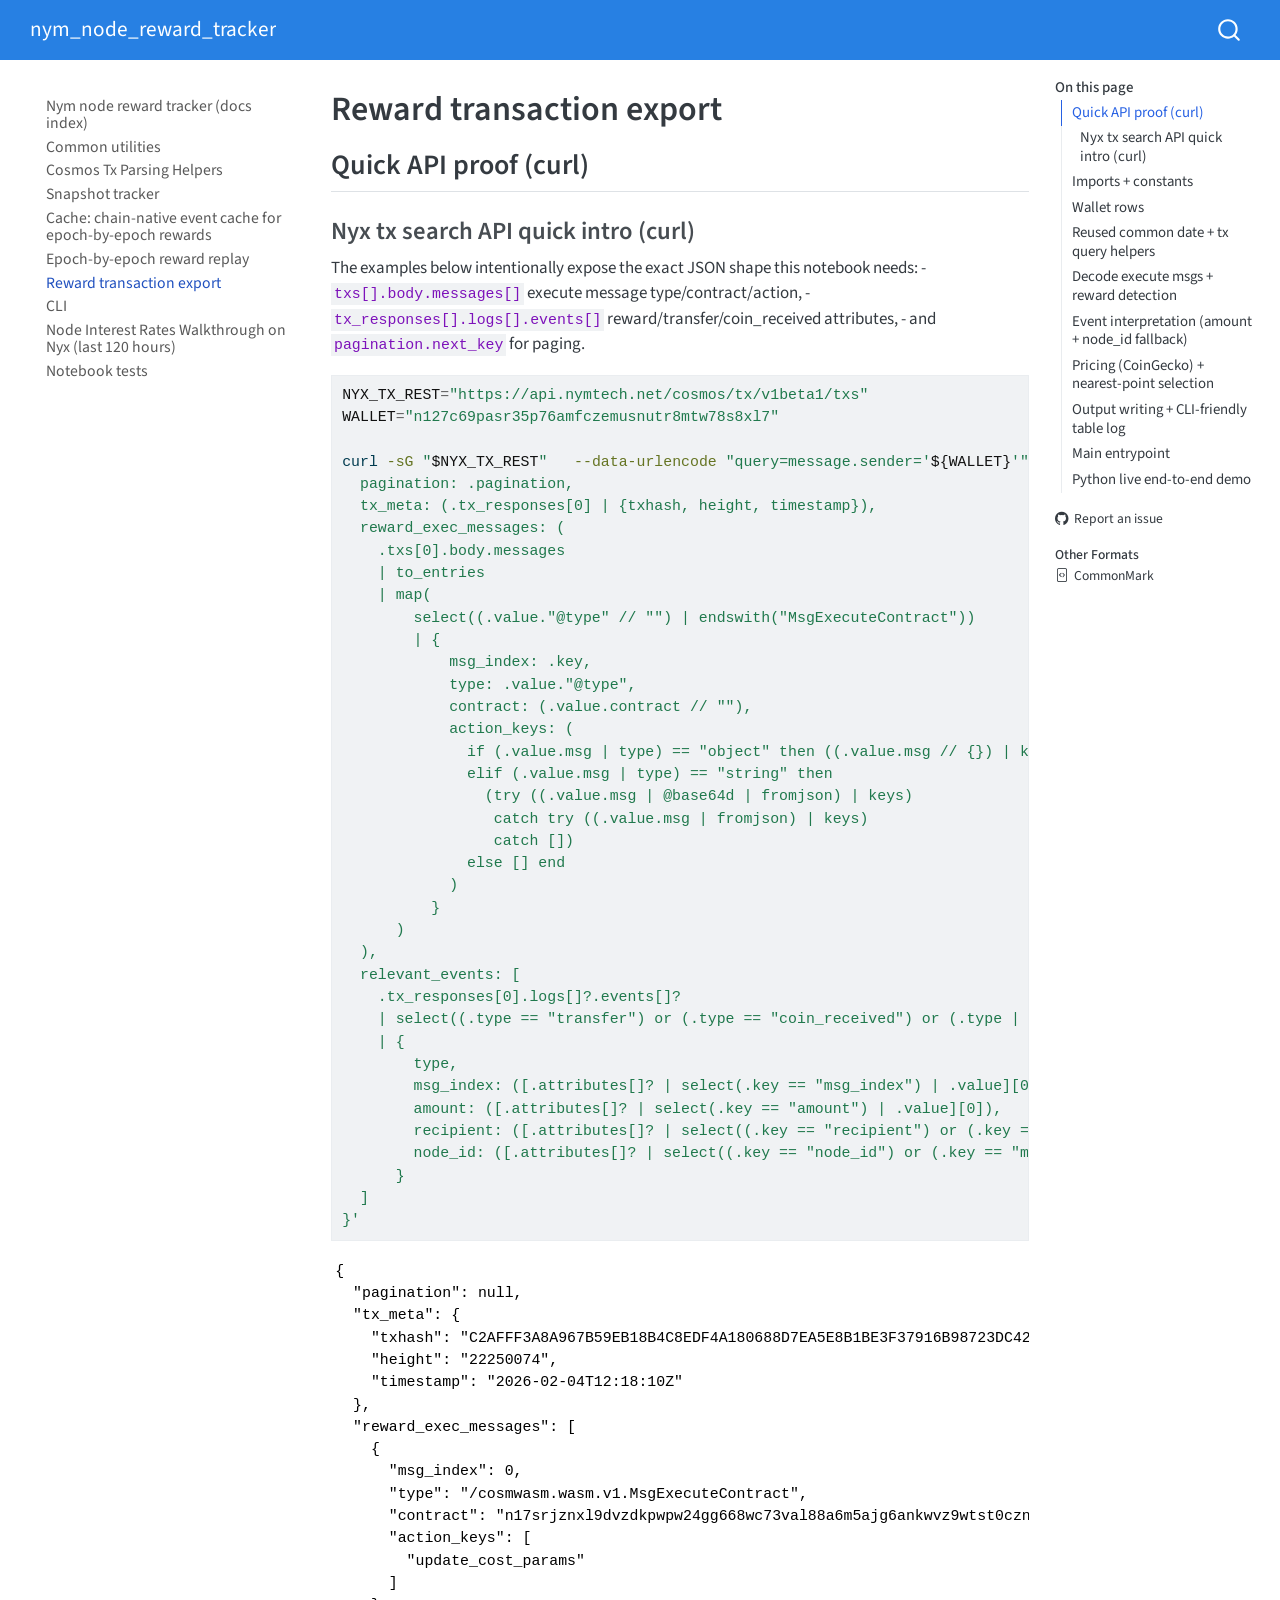
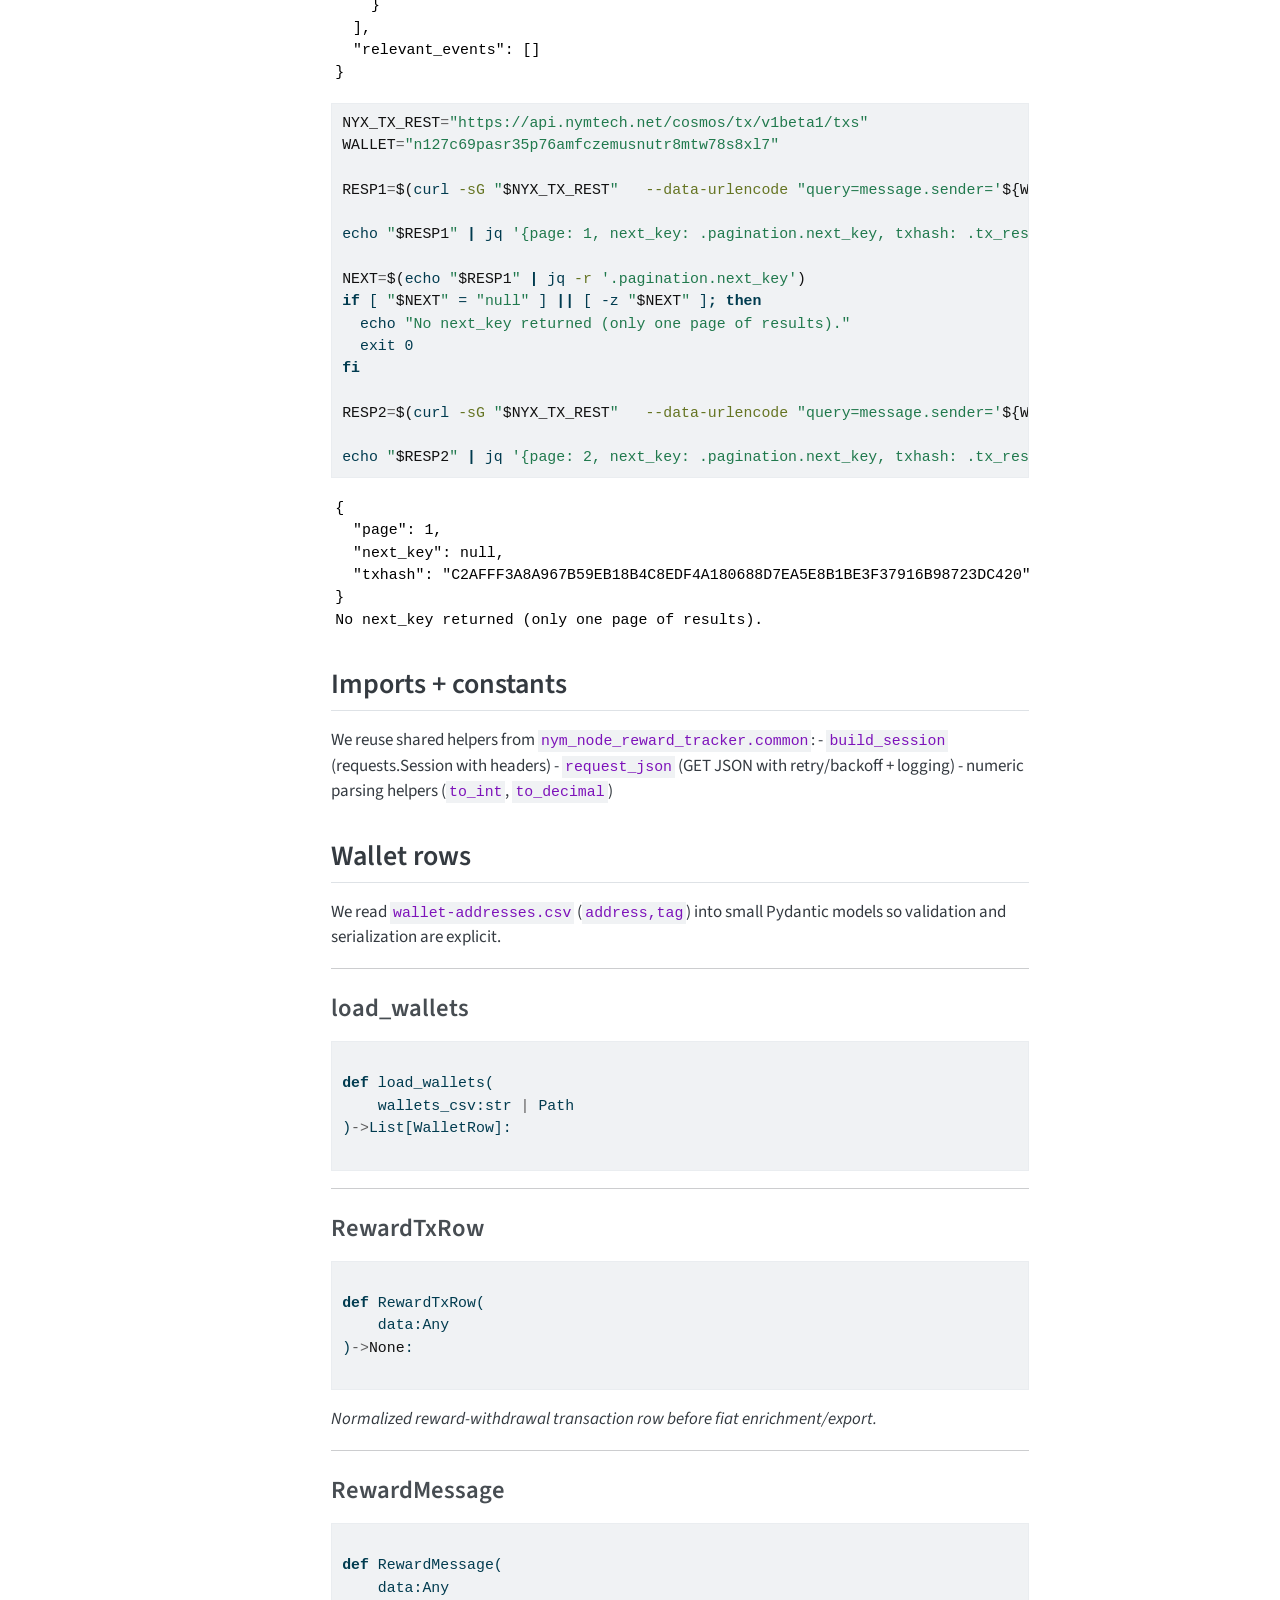
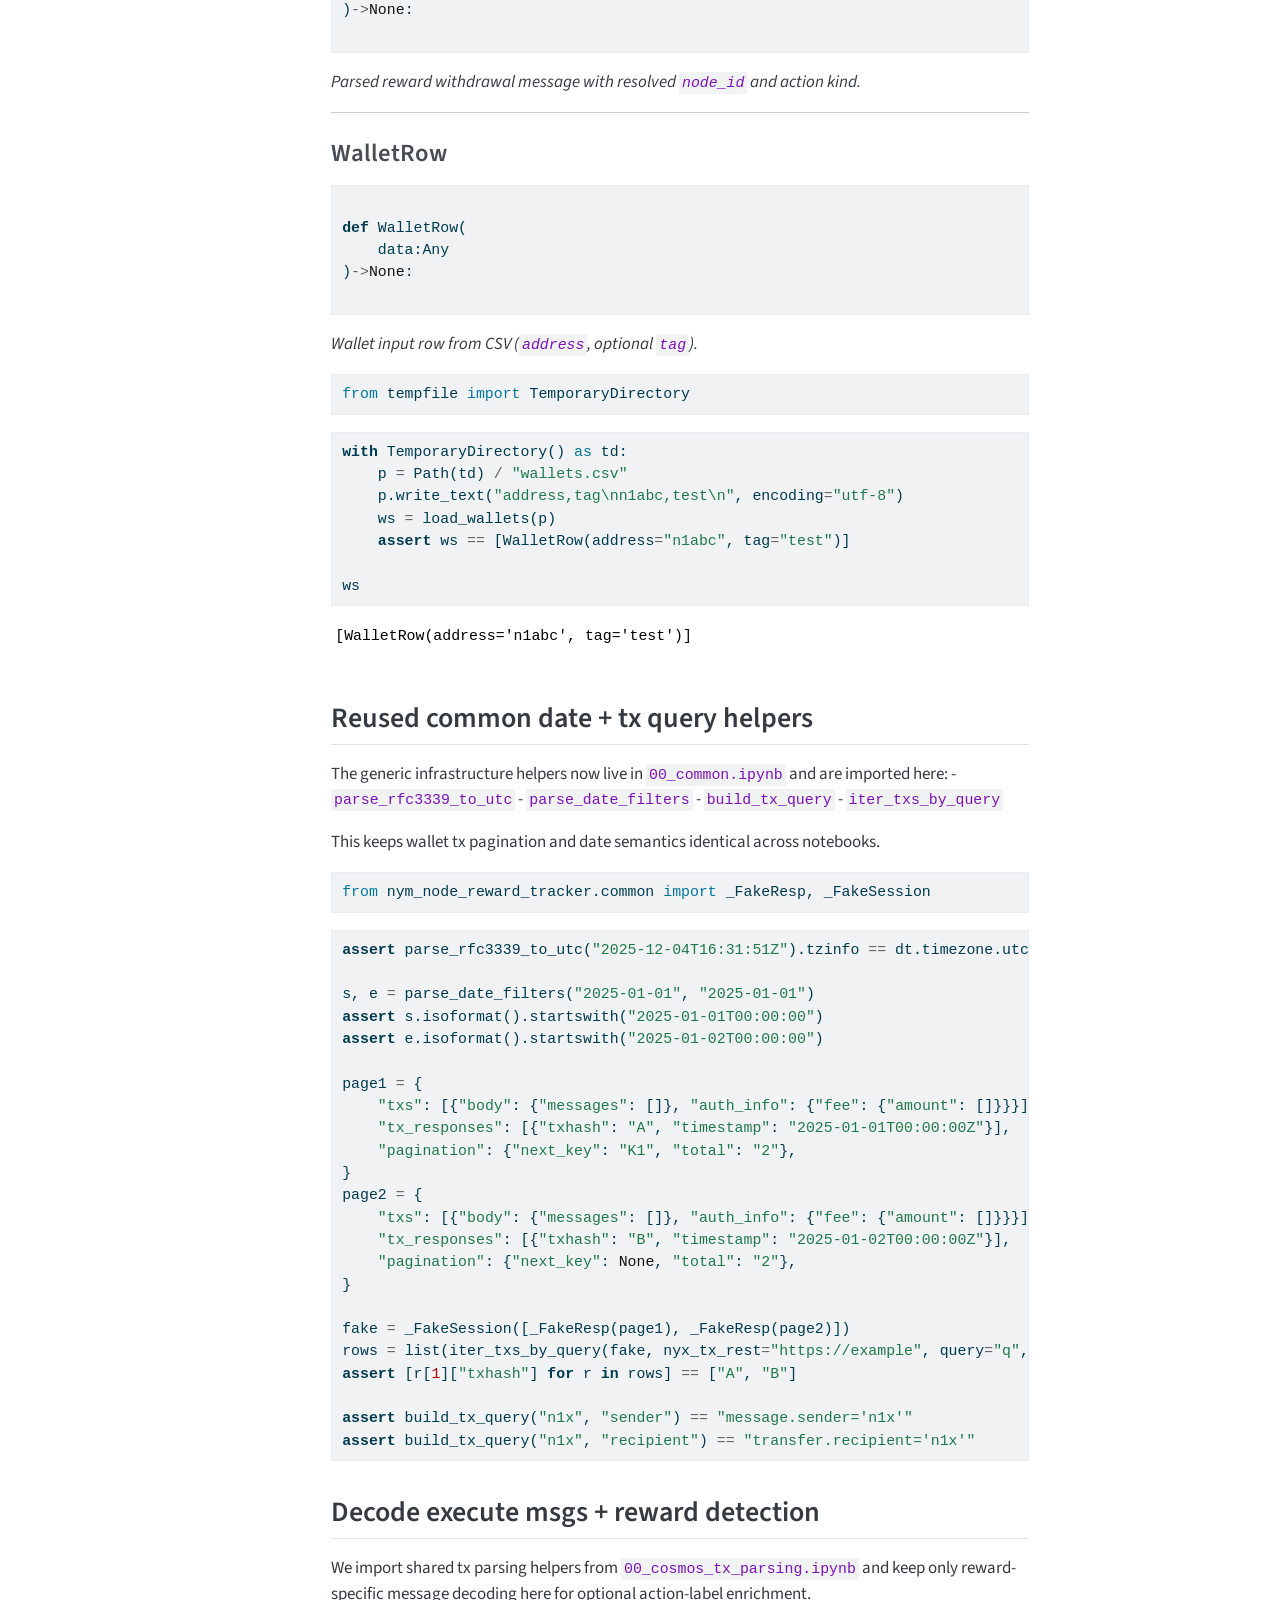
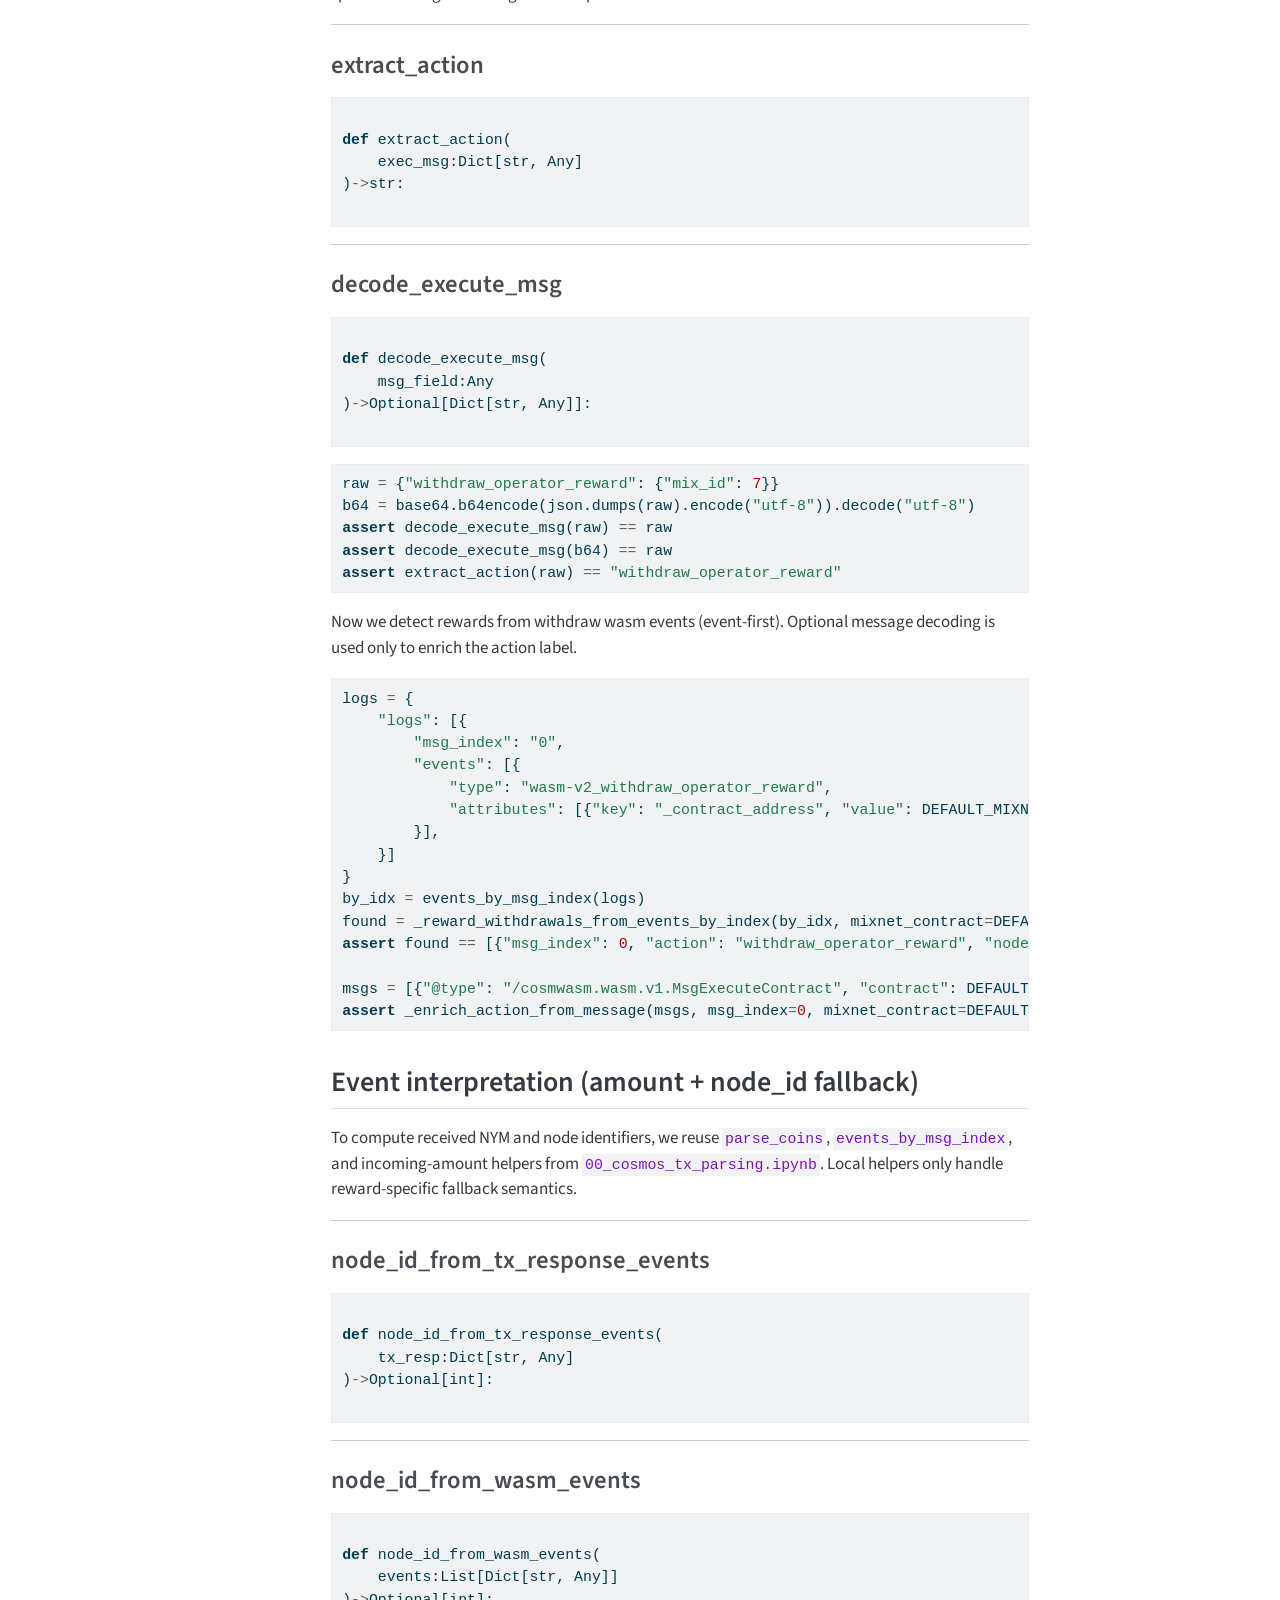
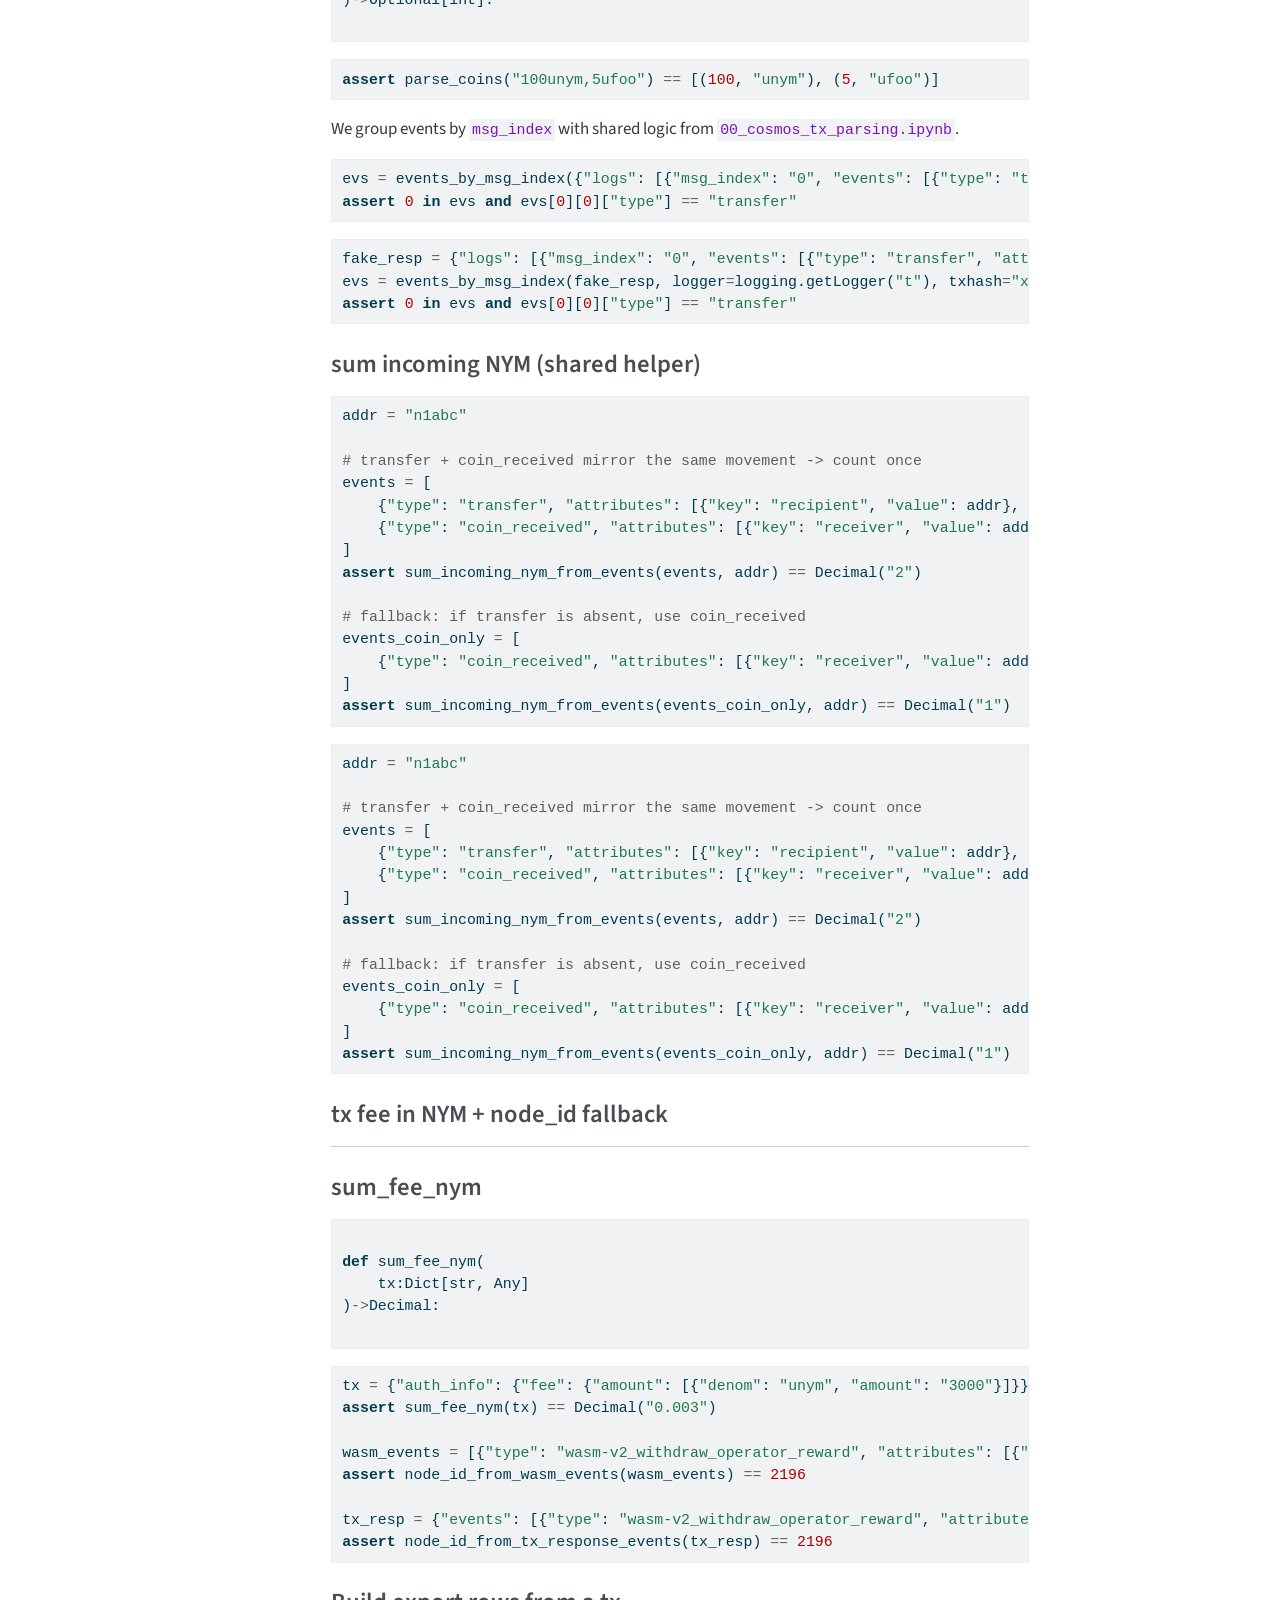
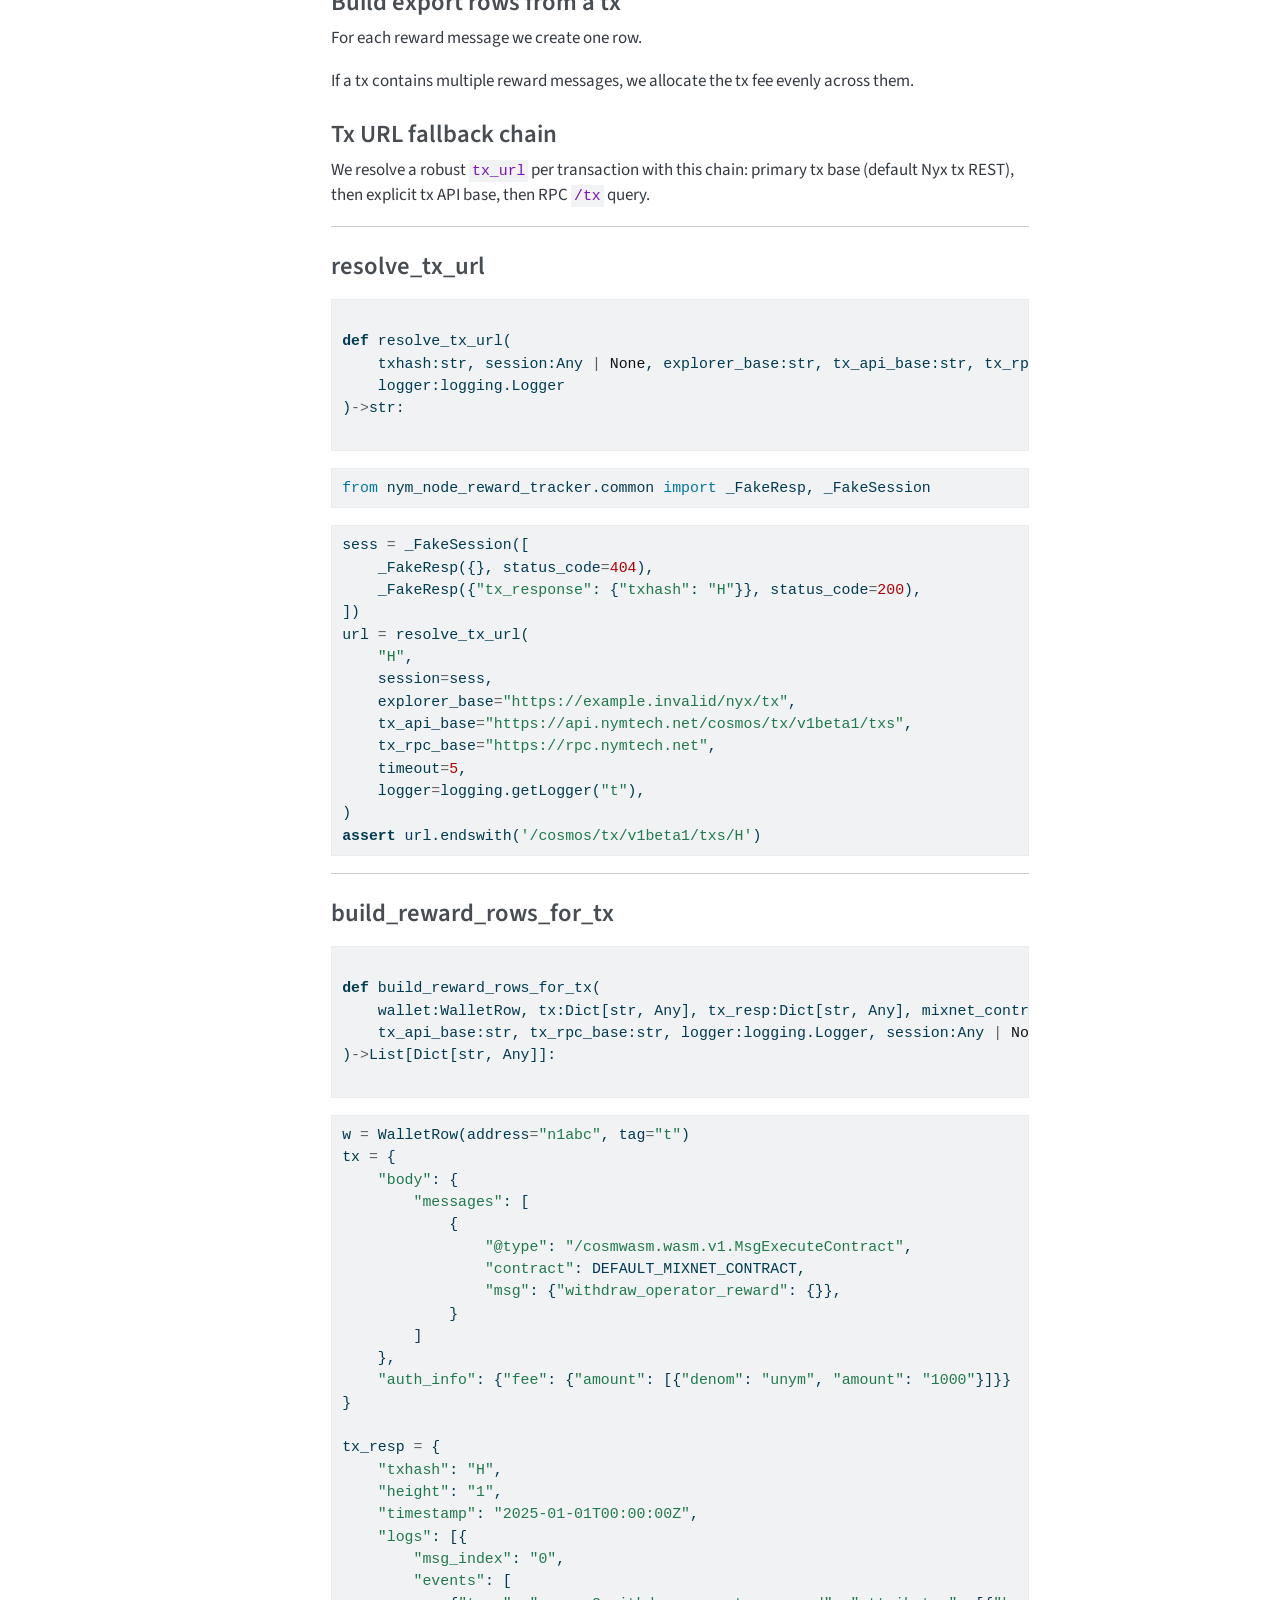
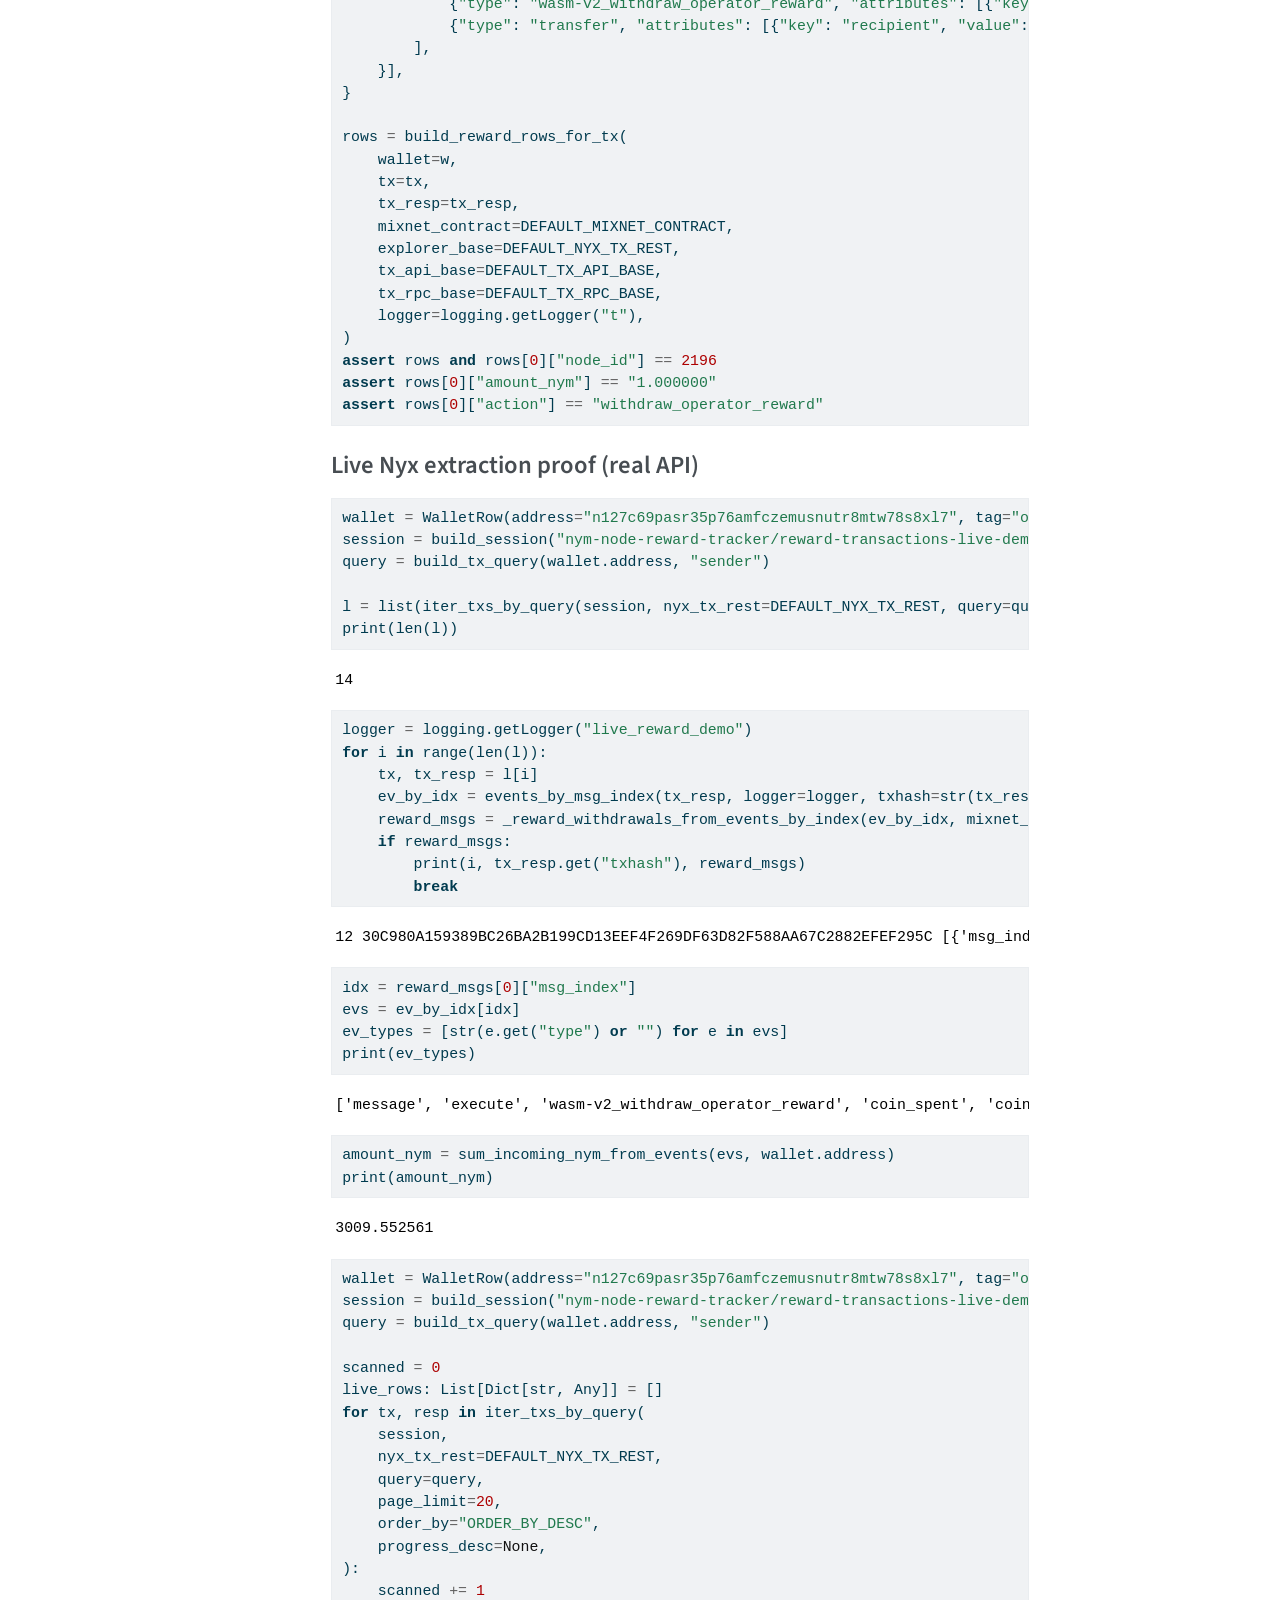
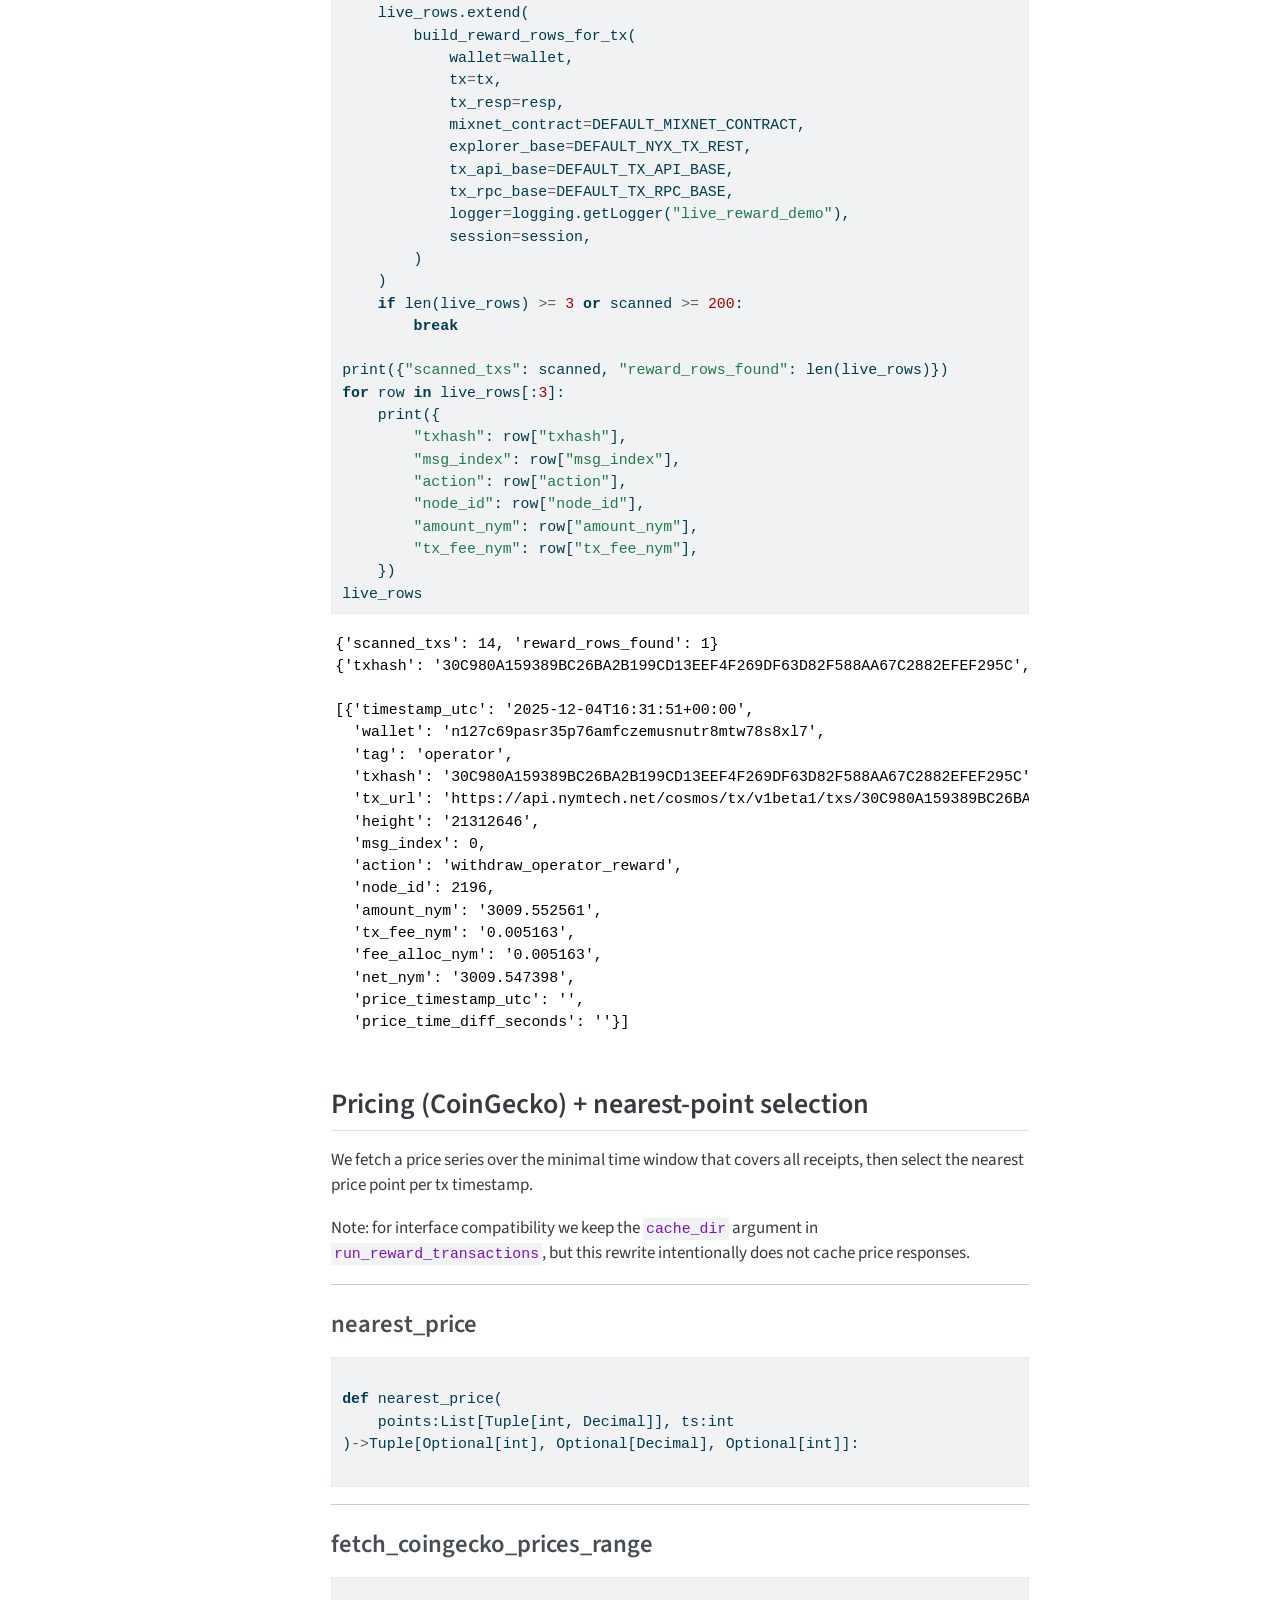
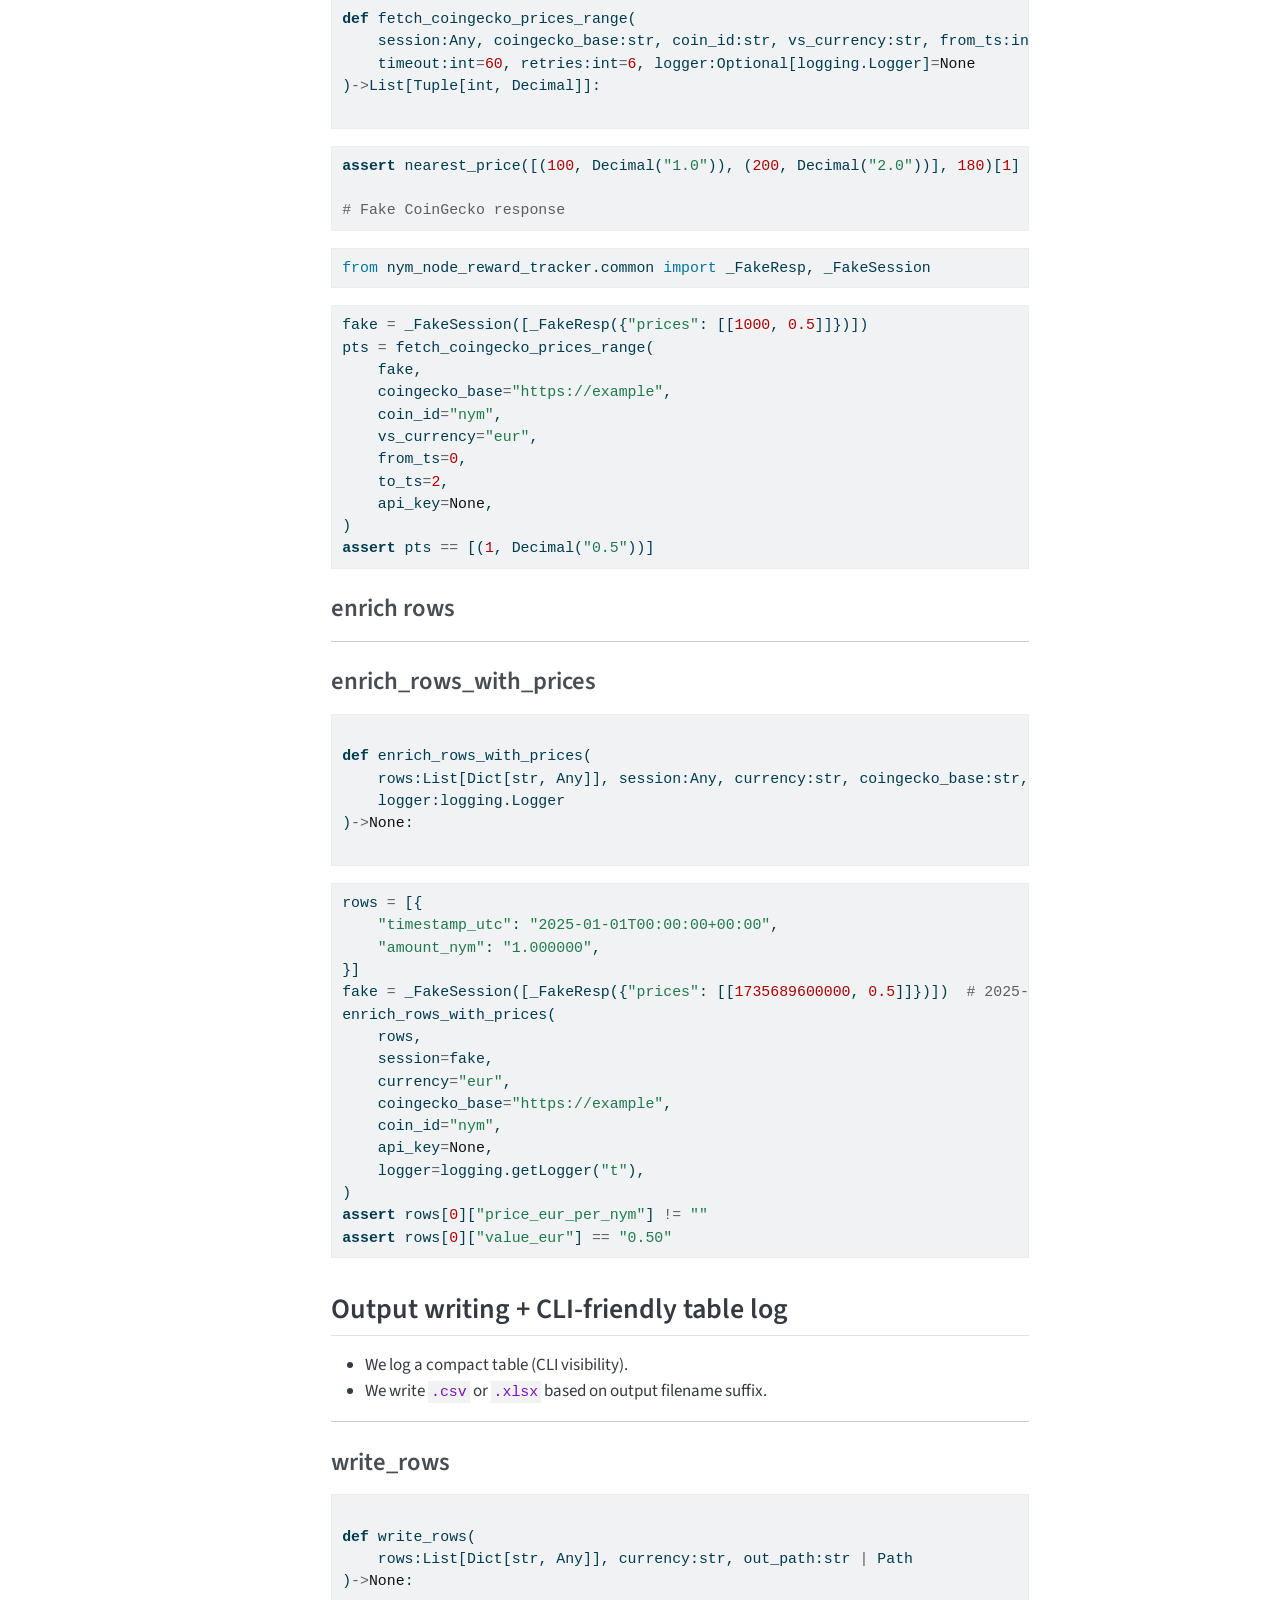
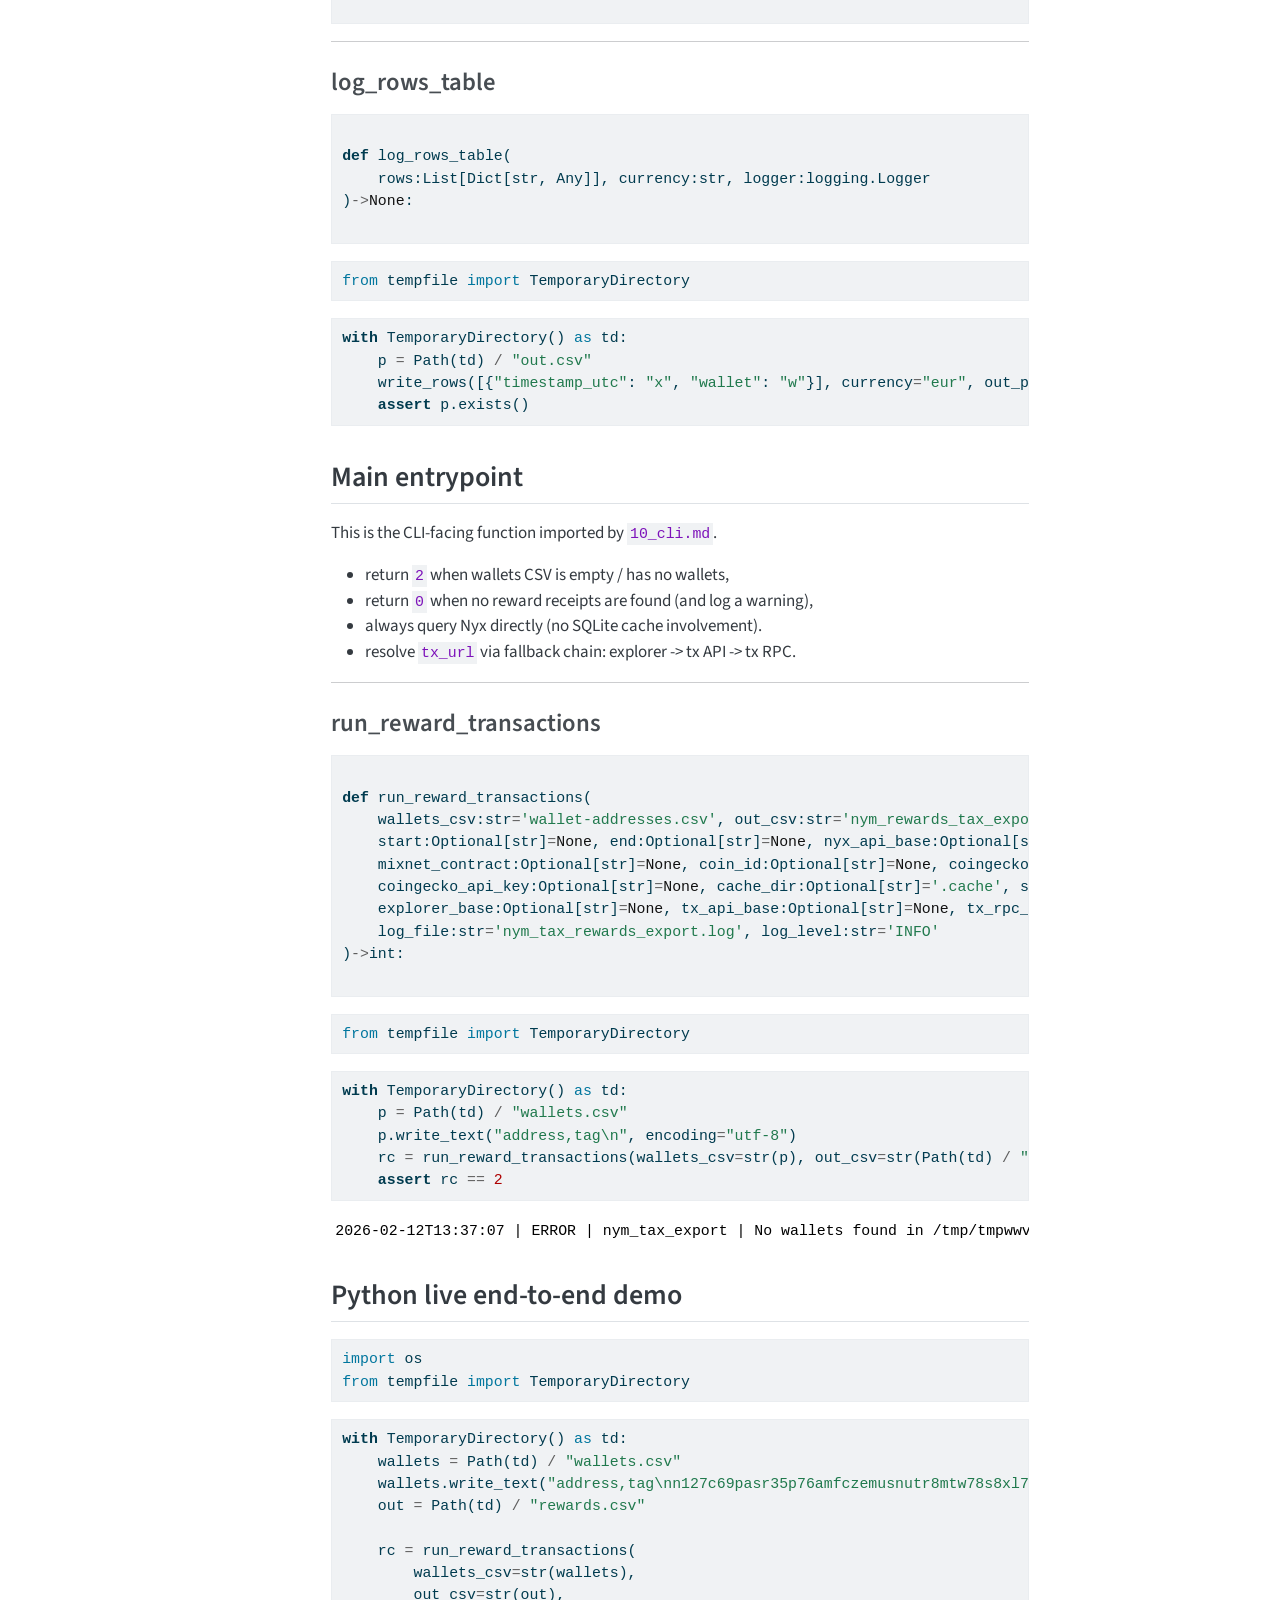
<file: reward_transactions.html>
<!DOCTYPE html>
<html xmlns="http://www.w3.org/1999/xhtml" lang="en" xml:lang="en"><head>

<meta charset="utf-8">
<meta name="generator" content="quarto-1.8.26">

<meta name="viewport" content="width=device-width, initial-scale=1.0, user-scalable=yes">


<title>Reward transaction export – nym_node_reward_tracker</title>
<style>
code{white-space: pre-wrap;}
span.smallcaps{font-variant: small-caps;}
div.columns{display: flex; gap: min(4vw, 1.5em);}
div.column{flex: auto; overflow-x: auto;}
div.hanging-indent{margin-left: 1.5em; text-indent: -1.5em;}
ul.task-list{list-style: none;}
ul.task-list li input[type="checkbox"] {
  width: 0.8em;
  margin: 0 0.8em 0.2em -1em; /* quarto-specific, see https://github.com/quarto-dev/quarto-cli/issues/4556 */ 
  vertical-align: middle;
}
/* CSS for syntax highlighting */
html { -webkit-text-size-adjust: 100%; }
pre > code.sourceCode { white-space: pre; position: relative; }
pre > code.sourceCode > span { display: inline-block; line-height: 1.25; }
pre > code.sourceCode > span:empty { height: 1.2em; }
.sourceCode { overflow: visible; }
code.sourceCode > span { color: inherit; text-decoration: inherit; }
div.sourceCode { margin: 1em 0; }
pre.sourceCode { margin: 0; }
@media screen {
div.sourceCode { overflow: auto; }
}
@media print {
pre > code.sourceCode { white-space: pre-wrap; }
pre > code.sourceCode > span { text-indent: -5em; padding-left: 5em; }
}
pre.numberSource code
  { counter-reset: source-line 0; }
pre.numberSource code > span
  { position: relative; left: -4em; counter-increment: source-line; }
pre.numberSource code > span > a:first-child::before
  { content: counter(source-line);
    position: relative; left: -1em; text-align: right; vertical-align: baseline;
    border: none; display: inline-block;
    -webkit-touch-callout: none; -webkit-user-select: none;
    -khtml-user-select: none; -moz-user-select: none;
    -ms-user-select: none; user-select: none;
    padding: 0 4px; width: 4em;
  }
pre.numberSource { margin-left: 3em;  padding-left: 4px; }
div.sourceCode
  {   }
@media screen {
pre > code.sourceCode > span > a:first-child::before { text-decoration: underline; }
}
</style>


<script src="site_libs/quarto-nav/quarto-nav.js"></script>
<script src="site_libs/quarto-nav/headroom.min.js"></script>
<script src="site_libs/clipboard/clipboard.min.js"></script>
<script src="site_libs/quarto-search/autocomplete.umd.js"></script>
<script src="site_libs/quarto-search/fuse.min.js"></script>
<script src="site_libs/quarto-search/quarto-search.js"></script>
<meta name="quarto:offset" content="./">
<script src="site_libs/quarto-html/quarto.js" type="module"></script>
<script src="site_libs/quarto-html/tabsets/tabsets.js" type="module"></script>
<script src="site_libs/quarto-html/axe/axe-check.js" type="module"></script>
<script src="site_libs/quarto-html/popper.min.js"></script>
<script src="site_libs/quarto-html/tippy.umd.min.js"></script>
<script src="site_libs/quarto-html/anchor.min.js"></script>
<link href="site_libs/quarto-html/tippy.css" rel="stylesheet">
<link href="site_libs/quarto-html/quarto-syntax-highlighting-587c61ba64f3a5504c4d52d930310e48.css" rel="stylesheet" id="quarto-text-highlighting-styles">
<script src="site_libs/bootstrap/bootstrap.min.js"></script>
<link href="site_libs/bootstrap/bootstrap-icons.css" rel="stylesheet">
<link href="site_libs/bootstrap/bootstrap-9d5a2df094f07d3ebac2a9aad7ed09f6.min.css" rel="stylesheet" append-hash="true" id="quarto-bootstrap" data-mode="light">
<script id="quarto-search-options" type="application/json">{
  "location": "navbar",
  "copy-button": false,
  "collapse-after": 3,
  "panel-placement": "end",
  "type": "overlay",
  "limit": 50,
  "keyboard-shortcut": [
    "f",
    "/",
    "s"
  ],
  "show-item-context": false,
  "language": {
    "search-no-results-text": "No results",
    "search-matching-documents-text": "matching documents",
    "search-copy-link-title": "Copy link to search",
    "search-hide-matches-text": "Hide additional matches",
    "search-more-match-text": "more match in this document",
    "search-more-matches-text": "more matches in this document",
    "search-clear-button-title": "Clear",
    "search-text-placeholder": "",
    "search-detached-cancel-button-title": "Cancel",
    "search-submit-button-title": "Submit",
    "search-label": "Search"
  }
}</script>


<link rel="stylesheet" href="styles.css">
<meta property="og:title" content="Reward transaction export – nym_node_reward_tracker">
<meta property="og:description" content="Track Nym node rewards and export reward withdrawal transactions">
<meta property="og:site_name" content="nym_node_reward_tracker">
<meta name="twitter:title" content="Reward transaction export – nym_node_reward_tracker">
<meta name="twitter:description" content="Track Nym node rewards and export reward withdrawal transactions">
<meta name="twitter:card" content="summary">
</head>

<body class="nav-sidebar floating nav-fixed quarto-light">

<div id="quarto-search-results"></div>
  <header id="quarto-header" class="headroom fixed-top">
    <nav class="navbar navbar-expand-lg " data-bs-theme="dark">
      <div class="navbar-container container-fluid">
      <div class="navbar-brand-container mx-auto">
    <a class="navbar-brand" href="./index.html">
    <span class="navbar-title">nym_node_reward_tracker</span>
    </a>
  </div>
        <div class="quarto-navbar-tools tools-end">
</div>
          <div id="quarto-search" class="" title="Search"></div>
      </div> <!-- /container-fluid -->
    </nav>
  <nav class="quarto-secondary-nav">
    <div class="container-fluid d-flex">
      <button type="button" class="quarto-btn-toggle btn" data-bs-toggle="collapse" role="button" data-bs-target=".quarto-sidebar-collapse-item" aria-controls="quarto-sidebar" aria-expanded="false" aria-label="Toggle sidebar navigation" onclick="if (window.quartoToggleHeadroom) { window.quartoToggleHeadroom(); }">
        <i class="bi bi-layout-text-sidebar-reverse"></i>
      </button>
        <nav class="quarto-page-breadcrumbs" aria-label="breadcrumb"><ol class="breadcrumb"><li class="breadcrumb-item"><a href="./reward_transactions.html">Reward transaction export</a></li></ol></nav>
        <a class="flex-grow-1" role="navigation" data-bs-toggle="collapse" data-bs-target=".quarto-sidebar-collapse-item" aria-controls="quarto-sidebar" aria-expanded="false" aria-label="Toggle sidebar navigation" onclick="if (window.quartoToggleHeadroom) { window.quartoToggleHeadroom(); }">      
        </a>
    </div>
  </nav>
</header>
<!-- content -->
<div id="quarto-content" class="quarto-container page-columns page-rows-contents page-layout-full page-navbar">
<!-- sidebar -->
  <nav id="quarto-sidebar" class="sidebar collapse collapse-horizontal quarto-sidebar-collapse-item sidebar-navigation floating overflow-auto">
    <div class="sidebar-menu-container"> 
    <ul class="list-unstyled mt-1">
        <li class="sidebar-item">
  <div class="sidebar-item-container"> 
  <a href="./index.html" class="sidebar-item-text sidebar-link">
 <span class="menu-text">Nym node reward tracker (docs index)</span></a>
  </div>
</li>
        <li class="sidebar-item">
  <div class="sidebar-item-container"> 
  <a href="./common.html" class="sidebar-item-text sidebar-link">
 <span class="menu-text">Common utilities</span></a>
  </div>
</li>
        <li class="sidebar-item">
  <div class="sidebar-item-container"> 
  <a href="./cosmos_tx_parsing.html" class="sidebar-item-text sidebar-link">
 <span class="menu-text">Cosmos Tx Parsing Helpers</span></a>
  </div>
</li>
        <li class="sidebar-item">
  <div class="sidebar-item-container"> 
  <a href="./snapshot.html" class="sidebar-item-text sidebar-link">
 <span class="menu-text">Snapshot tracker</span></a>
  </div>
</li>
        <li class="sidebar-item">
  <div class="sidebar-item-container"> 
  <a href="./02_cache.html" class="sidebar-item-text sidebar-link">
 <span class="menu-text">Cache: chain-native event cache for epoch-by-epoch rewards</span></a>
  </div>
</li>
        <li class="sidebar-item">
  <div class="sidebar-item-container"> 
  <a href="./epoch_by_epoch.html" class="sidebar-item-text sidebar-link">
 <span class="menu-text">Epoch-by-epoch reward replay</span></a>
  </div>
</li>
        <li class="sidebar-item">
  <div class="sidebar-item-container"> 
  <a href="./reward_transactions.html" class="sidebar-item-text sidebar-link active">
 <span class="menu-text">Reward transaction export</span></a>
  </div>
</li>
        <li class="sidebar-item">
  <div class="sidebar-item-container"> 
  <a href="./cli.html" class="sidebar-item-text sidebar-link">
 <span class="menu-text">CLI</span></a>
  </div>
</li>
        <li class="sidebar-item">
  <div class="sidebar-item-container"> 
  <a href="./node_interest_rates_estimation.html" class="sidebar-item-text sidebar-link">
 <span class="menu-text">Node Interest Rates Walkthrough on Nyx (last 120 hours)</span></a>
  </div>
</li>
        <li class="sidebar-item">
  <div class="sidebar-item-container"> 
  <a href="./tests.html" class="sidebar-item-text sidebar-link">
 <span class="menu-text">Notebook tests</span></a>
  </div>
</li>
    </ul>
    </div>
</nav>
<div id="quarto-sidebar-glass" class="quarto-sidebar-collapse-item" data-bs-toggle="collapse" data-bs-target=".quarto-sidebar-collapse-item"></div>
<!-- margin-sidebar -->
    <div id="quarto-margin-sidebar" class="sidebar margin-sidebar">
        <nav id="TOC" role="doc-toc" class="toc-active">
    <h2 id="toc-title">On this page</h2>
   
  <ul>
  <li><a href="#quick-api-proof-curl" id="toc-quick-api-proof-curl" class="nav-link active" data-scroll-target="#quick-api-proof-curl">Quick API proof (curl)</a>
  <ul class="collapse">
  <li><a href="#nyx-tx-search-api-quick-intro-curl" id="toc-nyx-tx-search-api-quick-intro-curl" class="nav-link" data-scroll-target="#nyx-tx-search-api-quick-intro-curl">Nyx tx search API quick intro (curl)</a></li>
  </ul></li>
  <li><a href="#imports-constants" id="toc-imports-constants" class="nav-link" data-scroll-target="#imports-constants">Imports + constants</a></li>
  <li><a href="#wallet-rows" id="toc-wallet-rows" class="nav-link" data-scroll-target="#wallet-rows">Wallet rows</a>
  <ul class="collapse">
  <li><a href="#load_wallets" id="toc-load_wallets" class="nav-link" data-scroll-target="#load_wallets">load_wallets</a></li>
  <li><a href="#rewardtxrow" id="toc-rewardtxrow" class="nav-link" data-scroll-target="#rewardtxrow">RewardTxRow</a></li>
  <li><a href="#rewardmessage" id="toc-rewardmessage" class="nav-link" data-scroll-target="#rewardmessage">RewardMessage</a></li>
  <li><a href="#walletrow" id="toc-walletrow" class="nav-link" data-scroll-target="#walletrow">WalletRow</a></li>
  </ul></li>
  <li><a href="#reused-common-date-tx-query-helpers" id="toc-reused-common-date-tx-query-helpers" class="nav-link" data-scroll-target="#reused-common-date-tx-query-helpers">Reused common date + tx query helpers</a></li>
  <li><a href="#decode-execute-msgs-reward-detection" id="toc-decode-execute-msgs-reward-detection" class="nav-link" data-scroll-target="#decode-execute-msgs-reward-detection">Decode execute msgs + reward detection</a>
  <ul class="collapse">
  <li><a href="#extract_action" id="toc-extract_action" class="nav-link" data-scroll-target="#extract_action">extract_action</a></li>
  <li><a href="#decode_execute_msg" id="toc-decode_execute_msg" class="nav-link" data-scroll-target="#decode_execute_msg">decode_execute_msg</a></li>
  </ul></li>
  <li><a href="#event-interpretation-amount-node_id-fallback" id="toc-event-interpretation-amount-node_id-fallback" class="nav-link" data-scroll-target="#event-interpretation-amount-node_id-fallback">Event interpretation (amount + node_id fallback)</a>
  <ul class="collapse">
  <li><a href="#node_id_from_tx_response_events" id="toc-node_id_from_tx_response_events" class="nav-link" data-scroll-target="#node_id_from_tx_response_events">node_id_from_tx_response_events</a></li>
  <li><a href="#node_id_from_wasm_events" id="toc-node_id_from_wasm_events" class="nav-link" data-scroll-target="#node_id_from_wasm_events">node_id_from_wasm_events</a></li>
  <li><a href="#sum-incoming-nym-shared-helper" id="toc-sum-incoming-nym-shared-helper" class="nav-link" data-scroll-target="#sum-incoming-nym-shared-helper">sum incoming NYM (shared helper)</a></li>
  <li><a href="#tx-fee-in-nym-node_id-fallback" id="toc-tx-fee-in-nym-node_id-fallback" class="nav-link" data-scroll-target="#tx-fee-in-nym-node_id-fallback">tx fee in NYM + node_id fallback</a></li>
  <li><a href="#sum_fee_nym" id="toc-sum_fee_nym" class="nav-link" data-scroll-target="#sum_fee_nym">sum_fee_nym</a></li>
  <li><a href="#build-export-rows-from-a-tx" id="toc-build-export-rows-from-a-tx" class="nav-link" data-scroll-target="#build-export-rows-from-a-tx">Build export rows from a tx</a></li>
  <li><a href="#tx-url-fallback-chain" id="toc-tx-url-fallback-chain" class="nav-link" data-scroll-target="#tx-url-fallback-chain">Tx URL fallback chain</a></li>
  <li><a href="#resolve_tx_url" id="toc-resolve_tx_url" class="nav-link" data-scroll-target="#resolve_tx_url">resolve_tx_url</a></li>
  <li><a href="#build_reward_rows_for_tx" id="toc-build_reward_rows_for_tx" class="nav-link" data-scroll-target="#build_reward_rows_for_tx">build_reward_rows_for_tx</a></li>
  <li><a href="#live-nyx-extraction-proof-real-api" id="toc-live-nyx-extraction-proof-real-api" class="nav-link" data-scroll-target="#live-nyx-extraction-proof-real-api">Live Nyx extraction proof (real API)</a></li>
  </ul></li>
  <li><a href="#pricing-coingecko-nearest-point-selection" id="toc-pricing-coingecko-nearest-point-selection" class="nav-link" data-scroll-target="#pricing-coingecko-nearest-point-selection">Pricing (CoinGecko) + nearest-point selection</a>
  <ul class="collapse">
  <li><a href="#nearest_price" id="toc-nearest_price" class="nav-link" data-scroll-target="#nearest_price">nearest_price</a></li>
  <li><a href="#fetch_coingecko_prices_range" id="toc-fetch_coingecko_prices_range" class="nav-link" data-scroll-target="#fetch_coingecko_prices_range">fetch_coingecko_prices_range</a></li>
  <li><a href="#enrich-rows" id="toc-enrich-rows" class="nav-link" data-scroll-target="#enrich-rows">enrich rows</a></li>
  <li><a href="#enrich_rows_with_prices" id="toc-enrich_rows_with_prices" class="nav-link" data-scroll-target="#enrich_rows_with_prices">enrich_rows_with_prices</a></li>
  </ul></li>
  <li><a href="#output-writing-cli-friendly-table-log" id="toc-output-writing-cli-friendly-table-log" class="nav-link" data-scroll-target="#output-writing-cli-friendly-table-log">Output writing + CLI-friendly table log</a>
  <ul class="collapse">
  <li><a href="#write_rows" id="toc-write_rows" class="nav-link" data-scroll-target="#write_rows">write_rows</a></li>
  <li><a href="#log_rows_table" id="toc-log_rows_table" class="nav-link" data-scroll-target="#log_rows_table">log_rows_table</a></li>
  </ul></li>
  <li><a href="#main-entrypoint" id="toc-main-entrypoint" class="nav-link" data-scroll-target="#main-entrypoint">Main entrypoint</a>
  <ul class="collapse">
  <li><a href="#run_reward_transactions" id="toc-run_reward_transactions" class="nav-link" data-scroll-target="#run_reward_transactions">run_reward_transactions</a></li>
  </ul></li>
  <li><a href="#python-live-end-to-end-demo" id="toc-python-live-end-to-end-demo" class="nav-link" data-scroll-target="#python-live-end-to-end-demo">Python live end-to-end demo</a></li>
  </ul>
<div class="toc-actions"><ul><li><a href="https://github.com/cs224/nym-node-reward-tracker/issues/new" class="toc-action"><i class="bi bi-github"></i>Report an issue</a></li></ul></div><div class="quarto-alternate-formats"><h2>Other Formats</h2><ul><li><a href="reward_transactions.html.md"><i class="bi bi-file-code"></i>CommonMark</a></li></ul></div></nav>
    </div>
<!-- main -->
<main class="content column-body" id="quarto-document-content">

<header id="title-block-header" class="quarto-title-block default">
<div class="quarto-title">
<h1 class="title">Reward transaction export</h1>
</div>



<div class="quarto-title-meta column-body">

    
  
    
  </div>
  


</header>


<!-- WARNING: THIS FILE WAS AUTOGENERATED! DO NOT EDIT! -->
<section id="quick-api-proof-curl" class="level2">
<h2 class="anchored" data-anchor-id="quick-api-proof-curl">Quick API proof (curl)</h2>
<section id="nyx-tx-search-api-quick-intro-curl" class="level3">
<h3 class="anchored" data-anchor-id="nyx-tx-search-api-quick-intro-curl">Nyx tx search API quick intro (curl)</h3>
<p>The examples below intentionally expose the exact JSON shape this notebook needs: - <code>txs[].body.messages[]</code> execute message type/contract/action, - <code>tx_responses[].logs[].events[]</code> reward/transfer/coin_received attributes, - and <code>pagination.next_key</code> for paging.</p>
<div id="fe5c0252-5fe9-4d3d-b9f3-23fabd453352" class="cell" data-quarto-private-1="{&quot;key&quot;:&quot;execution&quot;,&quot;value&quot;:{&quot;iopub.execute_input&quot;:&quot;2026-02-12T12:37:07.149364Z&quot;,&quot;iopub.status.busy&quot;:&quot;2026-02-12T12:37:07.149163Z&quot;,&quot;iopub.status.idle&quot;:&quot;2026-02-12T12:37:07.238762Z&quot;,&quot;shell.execute_reply&quot;:&quot;2026-02-12T12:37:07.238128Z&quot;}}" data-execution_count="4">
<div class="code-copy-outer-scaffold"><div class="sourceCode cell-code" id="cb1"><pre class="sourceCode bash code-with-copy"><code class="sourceCode bash"><span id="cb1-1"><a href="#cb1-1" aria-hidden="true" tabindex="-1"></a><span class="va">NYX_TX_REST</span><span class="op">=</span><span class="st">"https://api.nymtech.net/cosmos/tx/v1beta1/txs"</span></span>
<span id="cb1-2"><a href="#cb1-2" aria-hidden="true" tabindex="-1"></a><span class="va">WALLET</span><span class="op">=</span><span class="st">"n127c69pasr35p76amfczemusnutr8mtw78s8xl7"</span></span>
<span id="cb1-3"><a href="#cb1-3" aria-hidden="true" tabindex="-1"></a></span>
<span id="cb1-4"><a href="#cb1-4" aria-hidden="true" tabindex="-1"></a><span class="ex">curl</span> <span class="at">-sG</span> <span class="st">"</span><span class="va">$NYX_TX_REST</span><span class="st">"</span>   <span class="at">--data-urlencode</span> <span class="st">"query=message.sender='</span><span class="va">${WALLET}</span><span class="st">'"</span>   <span class="at">--data-urlencode</span> <span class="st">"pagination.limit=1"</span>   <span class="at">--data-urlencode</span> <span class="st">"pagination.count_total=true"</span>   <span class="at">--data-urlencode</span> <span class="st">"order_by=ORDER_BY_DESC"</span> <span class="kw">|</span> <span class="ex">jq</span> <span class="st">'{</span></span>
<span id="cb1-5"><a href="#cb1-5" aria-hidden="true" tabindex="-1"></a><span class="st">  pagination: .pagination,</span></span>
<span id="cb1-6"><a href="#cb1-6" aria-hidden="true" tabindex="-1"></a><span class="st">  tx_meta: (.tx_responses[0] | {txhash, height, timestamp}),</span></span>
<span id="cb1-7"><a href="#cb1-7" aria-hidden="true" tabindex="-1"></a><span class="st">  reward_exec_messages: (</span></span>
<span id="cb1-8"><a href="#cb1-8" aria-hidden="true" tabindex="-1"></a><span class="st">    .txs[0].body.messages</span></span>
<span id="cb1-9"><a href="#cb1-9" aria-hidden="true" tabindex="-1"></a><span class="st">    | to_entries</span></span>
<span id="cb1-10"><a href="#cb1-10" aria-hidden="true" tabindex="-1"></a><span class="st">    | map(</span></span>
<span id="cb1-11"><a href="#cb1-11" aria-hidden="true" tabindex="-1"></a><span class="st">        select((.value."@type" // "") | endswith("MsgExecuteContract"))</span></span>
<span id="cb1-12"><a href="#cb1-12" aria-hidden="true" tabindex="-1"></a><span class="st">        | {</span></span>
<span id="cb1-13"><a href="#cb1-13" aria-hidden="true" tabindex="-1"></a><span class="st">            msg_index: .key,</span></span>
<span id="cb1-14"><a href="#cb1-14" aria-hidden="true" tabindex="-1"></a><span class="st">            type: .value."@type",</span></span>
<span id="cb1-15"><a href="#cb1-15" aria-hidden="true" tabindex="-1"></a><span class="st">            contract: (.value.contract // ""),</span></span>
<span id="cb1-16"><a href="#cb1-16" aria-hidden="true" tabindex="-1"></a><span class="st">            action_keys: (</span></span>
<span id="cb1-17"><a href="#cb1-17" aria-hidden="true" tabindex="-1"></a><span class="st">              if (.value.msg | type) == "object" then ((.value.msg // {}) | keys)</span></span>
<span id="cb1-18"><a href="#cb1-18" aria-hidden="true" tabindex="-1"></a><span class="st">              elif (.value.msg | type) == "string" then</span></span>
<span id="cb1-19"><a href="#cb1-19" aria-hidden="true" tabindex="-1"></a><span class="st">                (try ((.value.msg | @base64d | fromjson) | keys)</span></span>
<span id="cb1-20"><a href="#cb1-20" aria-hidden="true" tabindex="-1"></a><span class="st">                 catch try ((.value.msg | fromjson) | keys)</span></span>
<span id="cb1-21"><a href="#cb1-21" aria-hidden="true" tabindex="-1"></a><span class="st">                 catch [])</span></span>
<span id="cb1-22"><a href="#cb1-22" aria-hidden="true" tabindex="-1"></a><span class="st">              else [] end</span></span>
<span id="cb1-23"><a href="#cb1-23" aria-hidden="true" tabindex="-1"></a><span class="st">            )</span></span>
<span id="cb1-24"><a href="#cb1-24" aria-hidden="true" tabindex="-1"></a><span class="st">          }</span></span>
<span id="cb1-25"><a href="#cb1-25" aria-hidden="true" tabindex="-1"></a><span class="st">      )</span></span>
<span id="cb1-26"><a href="#cb1-26" aria-hidden="true" tabindex="-1"></a><span class="st">  ),</span></span>
<span id="cb1-27"><a href="#cb1-27" aria-hidden="true" tabindex="-1"></a><span class="st">  relevant_events: [</span></span>
<span id="cb1-28"><a href="#cb1-28" aria-hidden="true" tabindex="-1"></a><span class="st">    .tx_responses[0].logs[]?.events[]?</span></span>
<span id="cb1-29"><a href="#cb1-29" aria-hidden="true" tabindex="-1"></a><span class="st">    | select((.type == "transfer") or (.type == "coin_received") or (.type | startswith("wasm")))</span></span>
<span id="cb1-30"><a href="#cb1-30" aria-hidden="true" tabindex="-1"></a><span class="st">    | {</span></span>
<span id="cb1-31"><a href="#cb1-31" aria-hidden="true" tabindex="-1"></a><span class="st">        type,</span></span>
<span id="cb1-32"><a href="#cb1-32" aria-hidden="true" tabindex="-1"></a><span class="st">        msg_index: ([.attributes[]? | select(.key == "msg_index") | .value][0]),</span></span>
<span id="cb1-33"><a href="#cb1-33" aria-hidden="true" tabindex="-1"></a><span class="st">        amount: ([.attributes[]? | select(.key == "amount") | .value][0]),</span></span>
<span id="cb1-34"><a href="#cb1-34" aria-hidden="true" tabindex="-1"></a><span class="st">        recipient: ([.attributes[]? | select((.key == "recipient") or (.key == "receiver")) | .value][0]),</span></span>
<span id="cb1-35"><a href="#cb1-35" aria-hidden="true" tabindex="-1"></a><span class="st">        node_id: ([.attributes[]? | select((.key == "node_id") or (.key == "mix_id")) | .value][0])</span></span>
<span id="cb1-36"><a href="#cb1-36" aria-hidden="true" tabindex="-1"></a><span class="st">      }</span></span>
<span id="cb1-37"><a href="#cb1-37" aria-hidden="true" tabindex="-1"></a><span class="st">  ]</span></span>
<span id="cb1-38"><a href="#cb1-38" aria-hidden="true" tabindex="-1"></a><span class="st">}'</span></span></code></pre></div><button title="Copy to Clipboard" class="code-copy-button"><i class="bi"></i></button></div>
<div class="cell-output cell-output-stdout">
<pre><code>{
  "pagination": null,
  "tx_meta": {
    "txhash": "C2AFFF3A8A967B59EB18B4C8EDF4A180688D7EA5E8B1BE3F37916B98723DC420",
    "height": "22250074",
    "timestamp": "2026-02-04T12:18:10Z"
  },
  "reward_exec_messages": [
    {
      "msg_index": 0,
      "type": "/cosmwasm.wasm.v1.MsgExecuteContract",
      "contract": "n17srjznxl9dvzdkpwpw24gg668wc73val88a6m5ajg6ankwvz9wtst0cznr",
      "action_keys": [
        "update_cost_params"
      ]
    }
  ],
  "relevant_events": []
}</code></pre>
</div>
</div>
<div id="0c75564a-145b-49a1-90fd-b6245fd8b41c" class="cell" data-quarto-private-1="{&quot;key&quot;:&quot;execution&quot;,&quot;value&quot;:{&quot;iopub.execute_input&quot;:&quot;2026-02-12T12:37:07.240727Z&quot;,&quot;iopub.status.busy&quot;:&quot;2026-02-12T12:37:07.240584Z&quot;,&quot;iopub.status.idle&quot;:&quot;2026-02-12T12:37:07.332014Z&quot;,&quot;shell.execute_reply&quot;:&quot;2026-02-12T12:37:07.331325Z&quot;}}" data-execution_count="5">
<div class="code-copy-outer-scaffold"><div class="sourceCode cell-code" id="cb3"><pre class="sourceCode bash code-with-copy"><code class="sourceCode bash"><span id="cb3-1"><a href="#cb3-1" aria-hidden="true" tabindex="-1"></a><span class="va">NYX_TX_REST</span><span class="op">=</span><span class="st">"https://api.nymtech.net/cosmos/tx/v1beta1/txs"</span></span>
<span id="cb3-2"><a href="#cb3-2" aria-hidden="true" tabindex="-1"></a><span class="va">WALLET</span><span class="op">=</span><span class="st">"n127c69pasr35p76amfczemusnutr8mtw78s8xl7"</span></span>
<span id="cb3-3"><a href="#cb3-3" aria-hidden="true" tabindex="-1"></a></span>
<span id="cb3-4"><a href="#cb3-4" aria-hidden="true" tabindex="-1"></a><span class="va">RESP1</span><span class="op">=</span><span class="va">$(</span><span class="ex">curl</span> <span class="at">-sG</span> <span class="st">"</span><span class="va">$NYX_TX_REST</span><span class="st">"</span>   <span class="at">--data-urlencode</span> <span class="st">"query=message.sender='</span><span class="va">${WALLET}</span><span class="st">'"</span>   <span class="at">--data-urlencode</span> <span class="st">"pagination.limit=1"</span>   <span class="at">--data-urlencode</span> <span class="st">"pagination.count_total=true"</span>   <span class="at">--data-urlencode</span> <span class="st">"order_by=ORDER_BY_DESC"</span><span class="va">)</span></span>
<span id="cb3-5"><a href="#cb3-5" aria-hidden="true" tabindex="-1"></a></span>
<span id="cb3-6"><a href="#cb3-6" aria-hidden="true" tabindex="-1"></a><span class="bu">echo</span> <span class="st">"</span><span class="va">$RESP1</span><span class="st">"</span> <span class="kw">|</span> <span class="ex">jq</span> <span class="st">'{page: 1, next_key: .pagination.next_key, txhash: .tx_responses[0].txhash}'</span></span>
<span id="cb3-7"><a href="#cb3-7" aria-hidden="true" tabindex="-1"></a></span>
<span id="cb3-8"><a href="#cb3-8" aria-hidden="true" tabindex="-1"></a><span class="va">NEXT</span><span class="op">=</span><span class="va">$(</span><span class="bu">echo</span> <span class="st">"</span><span class="va">$RESP1</span><span class="st">"</span> <span class="kw">|</span> <span class="ex">jq</span> <span class="at">-r</span> <span class="st">'.pagination.next_key'</span><span class="va">)</span></span>
<span id="cb3-9"><a href="#cb3-9" aria-hidden="true" tabindex="-1"></a><span class="cf">if</span> <span class="bu">[</span> <span class="st">"</span><span class="va">$NEXT</span><span class="st">"</span> <span class="ot">=</span> <span class="st">"null"</span> <span class="bu">]</span> <span class="kw">||</span> <span class="bu">[</span> <span class="ot">-z</span> <span class="st">"</span><span class="va">$NEXT</span><span class="st">"</span> <span class="bu">]</span><span class="kw">;</span> <span class="cf">then</span></span>
<span id="cb3-10"><a href="#cb3-10" aria-hidden="true" tabindex="-1"></a>  <span class="bu">echo</span> <span class="st">"No next_key returned (only one page of results)."</span></span>
<span id="cb3-11"><a href="#cb3-11" aria-hidden="true" tabindex="-1"></a>  <span class="bu">exit</span> 0</span>
<span id="cb3-12"><a href="#cb3-12" aria-hidden="true" tabindex="-1"></a><span class="cf">fi</span></span>
<span id="cb3-13"><a href="#cb3-13" aria-hidden="true" tabindex="-1"></a></span>
<span id="cb3-14"><a href="#cb3-14" aria-hidden="true" tabindex="-1"></a><span class="va">RESP2</span><span class="op">=</span><span class="va">$(</span><span class="ex">curl</span> <span class="at">-sG</span> <span class="st">"</span><span class="va">$NYX_TX_REST</span><span class="st">"</span>   <span class="at">--data-urlencode</span> <span class="st">"query=message.sender='</span><span class="va">${WALLET}</span><span class="st">'"</span>   <span class="at">--data-urlencode</span> <span class="st">"pagination.limit=1"</span>   <span class="at">--data-urlencode</span> <span class="st">"pagination.key=</span><span class="va">$NEXT</span><span class="st">"</span>   <span class="at">--data-urlencode</span> <span class="st">"order_by=ORDER_BY_DESC"</span><span class="va">)</span></span>
<span id="cb3-15"><a href="#cb3-15" aria-hidden="true" tabindex="-1"></a></span>
<span id="cb3-16"><a href="#cb3-16" aria-hidden="true" tabindex="-1"></a><span class="bu">echo</span> <span class="st">"</span><span class="va">$RESP2</span><span class="st">"</span> <span class="kw">|</span> <span class="ex">jq</span> <span class="st">'{page: 2, next_key: .pagination.next_key, txhash: .tx_responses[0].txhash}'</span></span></code></pre></div><button title="Copy to Clipboard" class="code-copy-button"><i class="bi"></i></button></div>
<div class="cell-output cell-output-stdout">
<pre><code>{
  "page": 1,
  "next_key": null,
  "txhash": "C2AFFF3A8A967B59EB18B4C8EDF4A180688D7EA5E8B1BE3F37916B98723DC420"
}
No next_key returned (only one page of results).</code></pre>
</div>
</div>
</section>
</section>
<section id="imports-constants" class="level2">
<h2 class="anchored" data-anchor-id="imports-constants">Imports + constants</h2>
<p>We reuse shared helpers from <code>nym_node_reward_tracker.common</code>: - <code>build_session</code> (requests.Session with headers) - <code>request_json</code> (GET JSON with retry/backoff + logging) - numeric parsing helpers (<code>to_int</code>, <code>to_decimal</code>)</p>
</section>
<section id="wallet-rows" class="level2">
<h2 class="anchored" data-anchor-id="wallet-rows">Wallet rows</h2>
<p>We read <code>wallet-addresses.csv</code> (<code>address,tag</code>) into small Pydantic models so validation and serialization are explicit.</p>
<hr>
<section id="load_wallets" class="level3">
<h3 class="anchored" data-anchor-id="load_wallets">load_wallets</h3>
<div class="code-copy-outer-scaffold"><div class="sourceCode" id="cb5"><pre class="sourceCode python code-with-copy"><code class="sourceCode python"><span id="cb5-1"><a href="#cb5-1" aria-hidden="true" tabindex="-1"></a></span>
<span id="cb5-2"><a href="#cb5-2" aria-hidden="true" tabindex="-1"></a><span class="kw">def</span> load_wallets(</span>
<span id="cb5-3"><a href="#cb5-3" aria-hidden="true" tabindex="-1"></a>    wallets_csv:<span class="bu">str</span> <span class="op">|</span> Path</span>
<span id="cb5-4"><a href="#cb5-4" aria-hidden="true" tabindex="-1"></a>)<span class="op">-&gt;</span>List[WalletRow]:</span>
<span id="cb5-5"><a href="#cb5-5" aria-hidden="true" tabindex="-1"></a></span></code></pre></div><button title="Copy to Clipboard" class="code-copy-button"><i class="bi"></i></button></div>
<hr>
</section>
<section id="rewardtxrow" class="level3">
<h3 class="anchored" data-anchor-id="rewardtxrow">RewardTxRow</h3>
<div class="code-copy-outer-scaffold"><div class="sourceCode" id="cb6"><pre class="sourceCode python code-with-copy"><code class="sourceCode python"><span id="cb6-1"><a href="#cb6-1" aria-hidden="true" tabindex="-1"></a></span>
<span id="cb6-2"><a href="#cb6-2" aria-hidden="true" tabindex="-1"></a><span class="kw">def</span> RewardTxRow(</span>
<span id="cb6-3"><a href="#cb6-3" aria-hidden="true" tabindex="-1"></a>    data:Any</span>
<span id="cb6-4"><a href="#cb6-4" aria-hidden="true" tabindex="-1"></a>)<span class="op">-&gt;</span><span class="va">None</span>:</span>
<span id="cb6-5"><a href="#cb6-5" aria-hidden="true" tabindex="-1"></a></span></code></pre></div><button title="Copy to Clipboard" class="code-copy-button"><i class="bi"></i></button></div>
<p><em>Normalized reward-withdrawal transaction row before fiat enrichment/export.</em></p>
<hr>
</section>
<section id="rewardmessage" class="level3">
<h3 class="anchored" data-anchor-id="rewardmessage">RewardMessage</h3>
<div class="code-copy-outer-scaffold"><div class="sourceCode" id="cb7"><pre class="sourceCode python code-with-copy"><code class="sourceCode python"><span id="cb7-1"><a href="#cb7-1" aria-hidden="true" tabindex="-1"></a></span>
<span id="cb7-2"><a href="#cb7-2" aria-hidden="true" tabindex="-1"></a><span class="kw">def</span> RewardMessage(</span>
<span id="cb7-3"><a href="#cb7-3" aria-hidden="true" tabindex="-1"></a>    data:Any</span>
<span id="cb7-4"><a href="#cb7-4" aria-hidden="true" tabindex="-1"></a>)<span class="op">-&gt;</span><span class="va">None</span>:</span>
<span id="cb7-5"><a href="#cb7-5" aria-hidden="true" tabindex="-1"></a></span></code></pre></div><button title="Copy to Clipboard" class="code-copy-button"><i class="bi"></i></button></div>
<p><em>Parsed reward withdrawal message with resolved <code>node_id</code> and action kind.</em></p>
<hr>
</section>
<section id="walletrow" class="level3">
<h3 class="anchored" data-anchor-id="walletrow">WalletRow</h3>
<div class="code-copy-outer-scaffold"><div class="sourceCode" id="cb8"><pre class="sourceCode python code-with-copy"><code class="sourceCode python"><span id="cb8-1"><a href="#cb8-1" aria-hidden="true" tabindex="-1"></a></span>
<span id="cb8-2"><a href="#cb8-2" aria-hidden="true" tabindex="-1"></a><span class="kw">def</span> WalletRow(</span>
<span id="cb8-3"><a href="#cb8-3" aria-hidden="true" tabindex="-1"></a>    data:Any</span>
<span id="cb8-4"><a href="#cb8-4" aria-hidden="true" tabindex="-1"></a>)<span class="op">-&gt;</span><span class="va">None</span>:</span>
<span id="cb8-5"><a href="#cb8-5" aria-hidden="true" tabindex="-1"></a></span></code></pre></div><button title="Copy to Clipboard" class="code-copy-button"><i class="bi"></i></button></div>
<p><em>Wallet input row from CSV (<code>address</code>, optional <code>tag</code>).</em></p>
<div id="6a55f884-f120-4570-92dc-e10f4e0e24c1" class="cell" data-quarto-private-1="{&quot;key&quot;:&quot;execution&quot;,&quot;value&quot;:{&quot;iopub.execute_input&quot;:&quot;2026-02-12T12:37:07.443228Z&quot;,&quot;iopub.status.busy&quot;:&quot;2026-02-12T12:37:07.443107Z&quot;,&quot;iopub.status.idle&quot;:&quot;2026-02-12T12:37:07.445549Z&quot;,&quot;shell.execute_reply&quot;:&quot;2026-02-12T12:37:07.444945Z&quot;}}" data-execution_count="8">
<div class="code-copy-outer-scaffold"><div class="sourceCode cell-code" id="cb9"><pre class="sourceCode python code-with-copy"><code class="sourceCode python"><span id="cb9-1"><a href="#cb9-1" aria-hidden="true" tabindex="-1"></a><span class="im">from</span> tempfile <span class="im">import</span> TemporaryDirectory</span></code></pre></div><button title="Copy to Clipboard" class="code-copy-button"><i class="bi"></i></button></div>
</div>
<div id="1b983d64" class="cell" data-quarto-private-1="{&quot;key&quot;:&quot;execution&quot;,&quot;value&quot;:{&quot;iopub.execute_input&quot;:&quot;2026-02-12T12:37:07.446771Z&quot;,&quot;iopub.status.busy&quot;:&quot;2026-02-12T12:37:07.446649Z&quot;,&quot;iopub.status.idle&quot;:&quot;2026-02-12T12:37:07.450784Z&quot;,&quot;shell.execute_reply&quot;:&quot;2026-02-12T12:37:07.450182Z&quot;}}" data-execution_count="9">
<div class="code-copy-outer-scaffold"><div class="sourceCode cell-code" id="cb10"><pre class="sourceCode python code-with-copy"><code class="sourceCode python"><span id="cb10-1"><a href="#cb10-1" aria-hidden="true" tabindex="-1"></a><span class="cf">with</span> TemporaryDirectory() <span class="im">as</span> td:</span>
<span id="cb10-2"><a href="#cb10-2" aria-hidden="true" tabindex="-1"></a>    p <span class="op">=</span> Path(td) <span class="op">/</span> <span class="st">"wallets.csv"</span></span>
<span id="cb10-3"><a href="#cb10-3" aria-hidden="true" tabindex="-1"></a>    p.write_text(<span class="st">"address,tag</span><span class="ch">\n</span><span class="st">n1abc,test</span><span class="ch">\n</span><span class="st">"</span>, encoding<span class="op">=</span><span class="st">"utf-8"</span>)</span>
<span id="cb10-4"><a href="#cb10-4" aria-hidden="true" tabindex="-1"></a>    ws <span class="op">=</span> load_wallets(p)</span>
<span id="cb10-5"><a href="#cb10-5" aria-hidden="true" tabindex="-1"></a>    <span class="cf">assert</span> ws <span class="op">==</span> [WalletRow(address<span class="op">=</span><span class="st">"n1abc"</span>, tag<span class="op">=</span><span class="st">"test"</span>)]</span>
<span id="cb10-6"><a href="#cb10-6" aria-hidden="true" tabindex="-1"></a></span>
<span id="cb10-7"><a href="#cb10-7" aria-hidden="true" tabindex="-1"></a>ws</span></code></pre></div><button title="Copy to Clipboard" class="code-copy-button"><i class="bi"></i></button></div>
<div class="cell-output cell-output-display" data-execution_count="9">
<pre><code>[WalletRow(address='n1abc', tag='test')]</code></pre>
</div>
</div>
</section>
</section>
<section id="reused-common-date-tx-query-helpers" class="level2">
<h2 class="anchored" data-anchor-id="reused-common-date-tx-query-helpers">Reused common date + tx query helpers</h2>
<p>The generic infrastructure helpers now live in <code>00_common.ipynb</code> and are imported here: - <code>parse_rfc3339_to_utc</code> - <code>parse_date_filters</code> - <code>build_tx_query</code> - <code>iter_txs_by_query</code></p>
<p>This keeps wallet tx pagination and date semantics identical across notebooks.</p>
<div id="ce9bd300-9772-4c03-91c6-bb9f1f60f076" class="cell" data-quarto-private-1="{&quot;key&quot;:&quot;execution&quot;,&quot;value&quot;:{&quot;iopub.execute_input&quot;:&quot;2026-02-12T12:37:07.452459Z&quot;,&quot;iopub.status.busy&quot;:&quot;2026-02-12T12:37:07.452303Z&quot;,&quot;iopub.status.idle&quot;:&quot;2026-02-12T12:37:07.454761Z&quot;,&quot;shell.execute_reply&quot;:&quot;2026-02-12T12:37:07.454194Z&quot;}}" data-execution_count="10">
<div class="code-copy-outer-scaffold"><div class="sourceCode cell-code" id="cb12"><pre class="sourceCode python code-with-copy"><code class="sourceCode python"><span id="cb12-1"><a href="#cb12-1" aria-hidden="true" tabindex="-1"></a><span class="im">from</span> nym_node_reward_tracker.common <span class="im">import</span> _FakeResp, _FakeSession</span></code></pre></div><button title="Copy to Clipboard" class="code-copy-button"><i class="bi"></i></button></div>
</div>
<div id="9395bb90" class="cell" data-quarto-private-1="{&quot;key&quot;:&quot;execution&quot;,&quot;value&quot;:{&quot;iopub.execute_input&quot;:&quot;2026-02-12T12:37:07.456255Z&quot;,&quot;iopub.status.busy&quot;:&quot;2026-02-12T12:37:07.456130Z&quot;,&quot;iopub.status.idle&quot;:&quot;2026-02-12T12:37:07.460308Z&quot;,&quot;shell.execute_reply&quot;:&quot;2026-02-12T12:37:07.459600Z&quot;}}" data-execution_count="11">
<div class="code-copy-outer-scaffold"><div class="sourceCode cell-code" id="cb13"><pre class="sourceCode python code-with-copy"><code class="sourceCode python"><span id="cb13-1"><a href="#cb13-1" aria-hidden="true" tabindex="-1"></a><span class="cf">assert</span> parse_rfc3339_to_utc(<span class="st">"2025-12-04T16:31:51Z"</span>).tzinfo <span class="op">==</span> dt.timezone.utc</span>
<span id="cb13-2"><a href="#cb13-2" aria-hidden="true" tabindex="-1"></a></span>
<span id="cb13-3"><a href="#cb13-3" aria-hidden="true" tabindex="-1"></a>s, e <span class="op">=</span> parse_date_filters(<span class="st">"2025-01-01"</span>, <span class="st">"2025-01-01"</span>)</span>
<span id="cb13-4"><a href="#cb13-4" aria-hidden="true" tabindex="-1"></a><span class="cf">assert</span> s.isoformat().startswith(<span class="st">"2025-01-01T00:00:00"</span>)</span>
<span id="cb13-5"><a href="#cb13-5" aria-hidden="true" tabindex="-1"></a><span class="cf">assert</span> e.isoformat().startswith(<span class="st">"2025-01-02T00:00:00"</span>)</span>
<span id="cb13-6"><a href="#cb13-6" aria-hidden="true" tabindex="-1"></a></span>
<span id="cb13-7"><a href="#cb13-7" aria-hidden="true" tabindex="-1"></a>page1 <span class="op">=</span> {</span>
<span id="cb13-8"><a href="#cb13-8" aria-hidden="true" tabindex="-1"></a>    <span class="st">"txs"</span>: [{<span class="st">"body"</span>: {<span class="st">"messages"</span>: []}, <span class="st">"auth_info"</span>: {<span class="st">"fee"</span>: {<span class="st">"amount"</span>: []}}}],</span>
<span id="cb13-9"><a href="#cb13-9" aria-hidden="true" tabindex="-1"></a>    <span class="st">"tx_responses"</span>: [{<span class="st">"txhash"</span>: <span class="st">"A"</span>, <span class="st">"timestamp"</span>: <span class="st">"2025-01-01T00:00:00Z"</span>}],</span>
<span id="cb13-10"><a href="#cb13-10" aria-hidden="true" tabindex="-1"></a>    <span class="st">"pagination"</span>: {<span class="st">"next_key"</span>: <span class="st">"K1"</span>, <span class="st">"total"</span>: <span class="st">"2"</span>},</span>
<span id="cb13-11"><a href="#cb13-11" aria-hidden="true" tabindex="-1"></a>}</span>
<span id="cb13-12"><a href="#cb13-12" aria-hidden="true" tabindex="-1"></a>page2 <span class="op">=</span> {</span>
<span id="cb13-13"><a href="#cb13-13" aria-hidden="true" tabindex="-1"></a>    <span class="st">"txs"</span>: [{<span class="st">"body"</span>: {<span class="st">"messages"</span>: []}, <span class="st">"auth_info"</span>: {<span class="st">"fee"</span>: {<span class="st">"amount"</span>: []}}}],</span>
<span id="cb13-14"><a href="#cb13-14" aria-hidden="true" tabindex="-1"></a>    <span class="st">"tx_responses"</span>: [{<span class="st">"txhash"</span>: <span class="st">"B"</span>, <span class="st">"timestamp"</span>: <span class="st">"2025-01-02T00:00:00Z"</span>}],</span>
<span id="cb13-15"><a href="#cb13-15" aria-hidden="true" tabindex="-1"></a>    <span class="st">"pagination"</span>: {<span class="st">"next_key"</span>: <span class="va">None</span>, <span class="st">"total"</span>: <span class="st">"2"</span>},</span>
<span id="cb13-16"><a href="#cb13-16" aria-hidden="true" tabindex="-1"></a>}</span>
<span id="cb13-17"><a href="#cb13-17" aria-hidden="true" tabindex="-1"></a></span>
<span id="cb13-18"><a href="#cb13-18" aria-hidden="true" tabindex="-1"></a>fake <span class="op">=</span> _FakeSession([_FakeResp(page1), _FakeResp(page2)])</span>
<span id="cb13-19"><a href="#cb13-19" aria-hidden="true" tabindex="-1"></a>rows <span class="op">=</span> <span class="bu">list</span>(iter_txs_by_query(fake, nyx_tx_rest<span class="op">=</span><span class="st">"https://example"</span>, query<span class="op">=</span><span class="st">"q"</span>, page_limit<span class="op">=</span><span class="dv">1</span>))</span>
<span id="cb13-20"><a href="#cb13-20" aria-hidden="true" tabindex="-1"></a><span class="cf">assert</span> [r[<span class="dv">1</span>][<span class="st">"txhash"</span>] <span class="cf">for</span> r <span class="kw">in</span> rows] <span class="op">==</span> [<span class="st">"A"</span>, <span class="st">"B"</span>]</span>
<span id="cb13-21"><a href="#cb13-21" aria-hidden="true" tabindex="-1"></a></span>
<span id="cb13-22"><a href="#cb13-22" aria-hidden="true" tabindex="-1"></a><span class="cf">assert</span> build_tx_query(<span class="st">"n1x"</span>, <span class="st">"sender"</span>) <span class="op">==</span> <span class="st">"message.sender='n1x'"</span></span>
<span id="cb13-23"><a href="#cb13-23" aria-hidden="true" tabindex="-1"></a><span class="cf">assert</span> build_tx_query(<span class="st">"n1x"</span>, <span class="st">"recipient"</span>) <span class="op">==</span> <span class="st">"transfer.recipient='n1x'"</span></span></code></pre></div><button title="Copy to Clipboard" class="code-copy-button"><i class="bi"></i></button></div>
</div>
</section>
<section id="decode-execute-msgs-reward-detection" class="level2">
<h2 class="anchored" data-anchor-id="decode-execute-msgs-reward-detection">Decode execute msgs + reward detection</h2>
<p>We import shared tx parsing helpers from <code>00_cosmos_tx_parsing.ipynb</code> and keep only reward-specific message decoding here for optional action-label enrichment.</p>
<hr>
<section id="extract_action" class="level3">
<h3 class="anchored" data-anchor-id="extract_action">extract_action</h3>
<div class="code-copy-outer-scaffold"><div class="sourceCode" id="cb14"><pre class="sourceCode python code-with-copy"><code class="sourceCode python"><span id="cb14-1"><a href="#cb14-1" aria-hidden="true" tabindex="-1"></a></span>
<span id="cb14-2"><a href="#cb14-2" aria-hidden="true" tabindex="-1"></a><span class="kw">def</span> extract_action(</span>
<span id="cb14-3"><a href="#cb14-3" aria-hidden="true" tabindex="-1"></a>    exec_msg:Dict[<span class="bu">str</span>, Any]</span>
<span id="cb14-4"><a href="#cb14-4" aria-hidden="true" tabindex="-1"></a>)<span class="op">-&gt;</span><span class="bu">str</span>:</span>
<span id="cb14-5"><a href="#cb14-5" aria-hidden="true" tabindex="-1"></a></span></code></pre></div><button title="Copy to Clipboard" class="code-copy-button"><i class="bi"></i></button></div>
<hr>
</section>
<section id="decode_execute_msg" class="level3">
<h3 class="anchored" data-anchor-id="decode_execute_msg">decode_execute_msg</h3>
<div class="code-copy-outer-scaffold"><div class="sourceCode" id="cb15"><pre class="sourceCode python code-with-copy"><code class="sourceCode python"><span id="cb15-1"><a href="#cb15-1" aria-hidden="true" tabindex="-1"></a></span>
<span id="cb15-2"><a href="#cb15-2" aria-hidden="true" tabindex="-1"></a><span class="kw">def</span> decode_execute_msg(</span>
<span id="cb15-3"><a href="#cb15-3" aria-hidden="true" tabindex="-1"></a>    msg_field:Any</span>
<span id="cb15-4"><a href="#cb15-4" aria-hidden="true" tabindex="-1"></a>)<span class="op">-&gt;</span>Optional[Dict[<span class="bu">str</span>, Any]]:</span>
<span id="cb15-5"><a href="#cb15-5" aria-hidden="true" tabindex="-1"></a></span></code></pre></div><button title="Copy to Clipboard" class="code-copy-button"><i class="bi"></i></button></div>
<div id="3e544432-5dad-4ebc-a139-e851872ead47" class="cell" data-quarto-private-1="{&quot;key&quot;:&quot;execution&quot;,&quot;value&quot;:{&quot;iopub.execute_input&quot;:&quot;2026-02-12T12:37:07.466623Z&quot;,&quot;iopub.status.busy&quot;:&quot;2026-02-12T12:37:07.466496Z&quot;,&quot;iopub.status.idle&quot;:&quot;2026-02-12T12:37:07.468986Z&quot;,&quot;shell.execute_reply&quot;:&quot;2026-02-12T12:37:07.468531Z&quot;}}" data-execution_count="13">
<div class="code-copy-outer-scaffold"><div class="sourceCode cell-code" id="cb16"><pre class="sourceCode python code-with-copy"><code class="sourceCode python"><span id="cb16-1"><a href="#cb16-1" aria-hidden="true" tabindex="-1"></a>raw <span class="op">=</span> {<span class="st">"withdraw_operator_reward"</span>: {<span class="st">"mix_id"</span>: <span class="dv">7</span>}}</span>
<span id="cb16-2"><a href="#cb16-2" aria-hidden="true" tabindex="-1"></a>b64 <span class="op">=</span> base64.b64encode(json.dumps(raw).encode(<span class="st">"utf-8"</span>)).decode(<span class="st">"utf-8"</span>)</span>
<span id="cb16-3"><a href="#cb16-3" aria-hidden="true" tabindex="-1"></a><span class="cf">assert</span> decode_execute_msg(raw) <span class="op">==</span> raw</span>
<span id="cb16-4"><a href="#cb16-4" aria-hidden="true" tabindex="-1"></a><span class="cf">assert</span> decode_execute_msg(b64) <span class="op">==</span> raw</span>
<span id="cb16-5"><a href="#cb16-5" aria-hidden="true" tabindex="-1"></a><span class="cf">assert</span> extract_action(raw) <span class="op">==</span> <span class="st">"withdraw_operator_reward"</span></span></code></pre></div><button title="Copy to Clipboard" class="code-copy-button"><i class="bi"></i></button></div>
</div>
<p>Now we detect rewards from withdraw wasm events (event-first). Optional message decoding is used only to enrich the action label.</p>
<div id="7a977280-0e64-45c3-86b6-05419fca91ce" class="cell" data-quarto-private-1="{&quot;key&quot;:&quot;execution&quot;,&quot;value&quot;:{&quot;iopub.execute_input&quot;:&quot;2026-02-12T12:37:07.477108Z&quot;,&quot;iopub.status.busy&quot;:&quot;2026-02-12T12:37:07.476991Z&quot;,&quot;iopub.status.idle&quot;:&quot;2026-02-12T12:37:07.480263Z&quot;,&quot;shell.execute_reply&quot;:&quot;2026-02-12T12:37:07.479618Z&quot;}}" data-execution_count="15">
<div class="code-copy-outer-scaffold"><div class="sourceCode cell-code" id="cb17"><pre class="sourceCode python code-with-copy"><code class="sourceCode python"><span id="cb17-1"><a href="#cb17-1" aria-hidden="true" tabindex="-1"></a>logs <span class="op">=</span> {</span>
<span id="cb17-2"><a href="#cb17-2" aria-hidden="true" tabindex="-1"></a>    <span class="st">"logs"</span>: [{</span>
<span id="cb17-3"><a href="#cb17-3" aria-hidden="true" tabindex="-1"></a>        <span class="st">"msg_index"</span>: <span class="st">"0"</span>,</span>
<span id="cb17-4"><a href="#cb17-4" aria-hidden="true" tabindex="-1"></a>        <span class="st">"events"</span>: [{</span>
<span id="cb17-5"><a href="#cb17-5" aria-hidden="true" tabindex="-1"></a>            <span class="st">"type"</span>: <span class="st">"wasm-v2_withdraw_operator_reward"</span>,</span>
<span id="cb17-6"><a href="#cb17-6" aria-hidden="true" tabindex="-1"></a>            <span class="st">"attributes"</span>: [{<span class="st">"key"</span>: <span class="st">"_contract_address"</span>, <span class="st">"value"</span>: DEFAULT_MIXNET_CONTRACT}, {<span class="st">"key"</span>: <span class="st">"mix_id"</span>, <span class="st">"value"</span>: <span class="st">"2196"</span>}],</span>
<span id="cb17-7"><a href="#cb17-7" aria-hidden="true" tabindex="-1"></a>        }],</span>
<span id="cb17-8"><a href="#cb17-8" aria-hidden="true" tabindex="-1"></a>    }]</span>
<span id="cb17-9"><a href="#cb17-9" aria-hidden="true" tabindex="-1"></a>}</span>
<span id="cb17-10"><a href="#cb17-10" aria-hidden="true" tabindex="-1"></a>by_idx <span class="op">=</span> events_by_msg_index(logs)</span>
<span id="cb17-11"><a href="#cb17-11" aria-hidden="true" tabindex="-1"></a>found <span class="op">=</span> _reward_withdrawals_from_events_by_index(by_idx, mixnet_contract<span class="op">=</span>DEFAULT_MIXNET_CONTRACT)</span>
<span id="cb17-12"><a href="#cb17-12" aria-hidden="true" tabindex="-1"></a><span class="cf">assert</span> found <span class="op">==</span> [{<span class="st">"msg_index"</span>: <span class="dv">0</span>, <span class="st">"action"</span>: <span class="st">"withdraw_operator_reward"</span>, <span class="st">"node_id"</span>: <span class="dv">2196</span>}]</span>
<span id="cb17-13"><a href="#cb17-13" aria-hidden="true" tabindex="-1"></a></span>
<span id="cb17-14"><a href="#cb17-14" aria-hidden="true" tabindex="-1"></a>msgs <span class="op">=</span> [{<span class="st">"@type"</span>: <span class="st">"/cosmwasm.wasm.v1.MsgExecuteContract"</span>, <span class="st">"contract"</span>: DEFAULT_MIXNET_CONTRACT, <span class="st">"msg"</span>: {<span class="st">"withdraw_operator_reward"</span>: {}}}]</span>
<span id="cb17-15"><a href="#cb17-15" aria-hidden="true" tabindex="-1"></a><span class="cf">assert</span> _enrich_action_from_message(msgs, msg_index<span class="op">=</span><span class="dv">0</span>, mixnet_contract<span class="op">=</span>DEFAULT_MIXNET_CONTRACT) <span class="op">==</span> <span class="st">"withdraw_operator_reward"</span></span></code></pre></div><button title="Copy to Clipboard" class="code-copy-button"><i class="bi"></i></button></div>
</div>
</section>
</section>
<section id="event-interpretation-amount-node_id-fallback" class="level2">
<h2 class="anchored" data-anchor-id="event-interpretation-amount-node_id-fallback">Event interpretation (amount + node_id fallback)</h2>
<p>To compute received NYM and node identifiers, we reuse <code>parse_coins</code>, <code>events_by_msg_index</code>, and incoming-amount helpers from <code>00_cosmos_tx_parsing.ipynb</code>. Local helpers only handle reward-specific fallback semantics.</p>
<hr>
<section id="node_id_from_tx_response_events" class="level3">
<h3 class="anchored" data-anchor-id="node_id_from_tx_response_events">node_id_from_tx_response_events</h3>
<div class="code-copy-outer-scaffold"><div class="sourceCode" id="cb18"><pre class="sourceCode python code-with-copy"><code class="sourceCode python"><span id="cb18-1"><a href="#cb18-1" aria-hidden="true" tabindex="-1"></a></span>
<span id="cb18-2"><a href="#cb18-2" aria-hidden="true" tabindex="-1"></a><span class="kw">def</span> node_id_from_tx_response_events(</span>
<span id="cb18-3"><a href="#cb18-3" aria-hidden="true" tabindex="-1"></a>    tx_resp:Dict[<span class="bu">str</span>, Any]</span>
<span id="cb18-4"><a href="#cb18-4" aria-hidden="true" tabindex="-1"></a>)<span class="op">-&gt;</span>Optional[<span class="bu">int</span>]:</span>
<span id="cb18-5"><a href="#cb18-5" aria-hidden="true" tabindex="-1"></a></span></code></pre></div><button title="Copy to Clipboard" class="code-copy-button"><i class="bi"></i></button></div>
<hr>
</section>
<section id="node_id_from_wasm_events" class="level3">
<h3 class="anchored" data-anchor-id="node_id_from_wasm_events">node_id_from_wasm_events</h3>
<div class="code-copy-outer-scaffold"><div class="sourceCode" id="cb19"><pre class="sourceCode python code-with-copy"><code class="sourceCode python"><span id="cb19-1"><a href="#cb19-1" aria-hidden="true" tabindex="-1"></a></span>
<span id="cb19-2"><a href="#cb19-2" aria-hidden="true" tabindex="-1"></a><span class="kw">def</span> node_id_from_wasm_events(</span>
<span id="cb19-3"><a href="#cb19-3" aria-hidden="true" tabindex="-1"></a>    events:List[Dict[<span class="bu">str</span>, Any]]</span>
<span id="cb19-4"><a href="#cb19-4" aria-hidden="true" tabindex="-1"></a>)<span class="op">-&gt;</span>Optional[<span class="bu">int</span>]:</span>
<span id="cb19-5"><a href="#cb19-5" aria-hidden="true" tabindex="-1"></a></span></code></pre></div><button title="Copy to Clipboard" class="code-copy-button"><i class="bi"></i></button></div>
<div id="95aada38-262b-4b2d-8fdd-8e542806fdc1" class="cell" data-quarto-private-1="{&quot;key&quot;:&quot;execution&quot;,&quot;value&quot;:{&quot;iopub.execute_input&quot;:&quot;2026-02-12T12:37:07.486644Z&quot;,&quot;iopub.status.busy&quot;:&quot;2026-02-12T12:37:07.486520Z&quot;,&quot;iopub.status.idle&quot;:&quot;2026-02-12T12:37:07.488812Z&quot;,&quot;shell.execute_reply&quot;:&quot;2026-02-12T12:37:07.488347Z&quot;}}" data-execution_count="17">
<div class="code-copy-outer-scaffold"><div class="sourceCode cell-code" id="cb20"><pre class="sourceCode python code-with-copy"><code class="sourceCode python"><span id="cb20-1"><a href="#cb20-1" aria-hidden="true" tabindex="-1"></a><span class="cf">assert</span> parse_coins(<span class="st">"100unym,5ufoo"</span>) <span class="op">==</span> [(<span class="dv">100</span>, <span class="st">"unym"</span>), (<span class="dv">5</span>, <span class="st">"ufoo"</span>)]</span></code></pre></div><button title="Copy to Clipboard" class="code-copy-button"><i class="bi"></i></button></div>
</div>
<p>We group events by <code>msg_index</code> with shared logic from <code>00_cosmos_tx_parsing.ipynb</code>.</p>
<div id="3e9b96a9-6f77-4acf-8136-64e26f17e4bb" class="cell" data-quarto-private-1="{&quot;key&quot;:&quot;execution&quot;,&quot;value&quot;:{&quot;iopub.execute_input&quot;:&quot;2026-02-12T12:37:07.490376Z&quot;,&quot;iopub.status.busy&quot;:&quot;2026-02-12T12:37:07.490256Z&quot;,&quot;iopub.status.idle&quot;:&quot;2026-02-12T12:37:07.492665Z&quot;,&quot;shell.execute_reply&quot;:&quot;2026-02-12T12:37:07.492280Z&quot;}}" data-execution_count="18">
<div class="code-copy-outer-scaffold"><div class="sourceCode cell-code" id="cb21"><pre class="sourceCode python code-with-copy"><code class="sourceCode python"><span id="cb21-1"><a href="#cb21-1" aria-hidden="true" tabindex="-1"></a>evs <span class="op">=</span> events_by_msg_index({<span class="st">"logs"</span>: [{<span class="st">"msg_index"</span>: <span class="st">"0"</span>, <span class="st">"events"</span>: [{<span class="st">"type"</span>: <span class="st">"transfer"</span>, <span class="st">"attributes"</span>: []}]}]})</span>
<span id="cb21-2"><a href="#cb21-2" aria-hidden="true" tabindex="-1"></a><span class="cf">assert</span> <span class="dv">0</span> <span class="kw">in</span> evs <span class="kw">and</span> evs[<span class="dv">0</span>][<span class="dv">0</span>][<span class="st">"type"</span>] <span class="op">==</span> <span class="st">"transfer"</span></span></code></pre></div><button title="Copy to Clipboard" class="code-copy-button"><i class="bi"></i></button></div>
</div>
<div id="cd596523-95cd-4502-8471-99577ed61c7e" class="cell" data-quarto-private-1="{&quot;key&quot;:&quot;execution&quot;,&quot;value&quot;:{&quot;iopub.execute_input&quot;:&quot;2026-02-12T12:37:07.494182Z&quot;,&quot;iopub.status.busy&quot;:&quot;2026-02-12T12:37:07.494058Z&quot;,&quot;iopub.status.idle&quot;:&quot;2026-02-12T12:37:07.496323Z&quot;,&quot;shell.execute_reply&quot;:&quot;2026-02-12T12:37:07.495998Z&quot;}}" data-execution_count="19">
<div class="code-copy-outer-scaffold"><div class="sourceCode cell-code" id="cb22"><pre class="sourceCode python code-with-copy"><code class="sourceCode python"><span id="cb22-1"><a href="#cb22-1" aria-hidden="true" tabindex="-1"></a>fake_resp <span class="op">=</span> {<span class="st">"logs"</span>: [{<span class="st">"msg_index"</span>: <span class="st">"0"</span>, <span class="st">"events"</span>: [{<span class="st">"type"</span>: <span class="st">"transfer"</span>, <span class="st">"attributes"</span>: []}]}]}</span>
<span id="cb22-2"><a href="#cb22-2" aria-hidden="true" tabindex="-1"></a>evs <span class="op">=</span> events_by_msg_index(fake_resp, logger<span class="op">=</span>logging.getLogger(<span class="st">"t"</span>), txhash<span class="op">=</span><span class="st">"x"</span>)</span>
<span id="cb22-3"><a href="#cb22-3" aria-hidden="true" tabindex="-1"></a><span class="cf">assert</span> <span class="dv">0</span> <span class="kw">in</span> evs <span class="kw">and</span> evs[<span class="dv">0</span>][<span class="dv">0</span>][<span class="st">"type"</span>] <span class="op">==</span> <span class="st">"transfer"</span></span></code></pre></div><button title="Copy to Clipboard" class="code-copy-button"><i class="bi"></i></button></div>
</div>
</section>
<section id="sum-incoming-nym-shared-helper" class="level3">
<h3 class="anchored" data-anchor-id="sum-incoming-nym-shared-helper">sum incoming NYM (shared helper)</h3>
<div id="c2e2b3d3-1d75-426e-a357-0e9cc25c8df5" class="cell" data-quarto-private-1="{&quot;key&quot;:&quot;execution&quot;,&quot;value&quot;:{&quot;iopub.execute_input&quot;:&quot;2026-02-12T12:37:07.497850Z&quot;,&quot;iopub.status.busy&quot;:&quot;2026-02-12T12:37:07.497728Z&quot;,&quot;iopub.status.idle&quot;:&quot;2026-02-12T12:37:07.500426Z&quot;,&quot;shell.execute_reply&quot;:&quot;2026-02-12T12:37:07.500097Z&quot;}}" data-execution_count="20">
<div class="code-copy-outer-scaffold"><div class="sourceCode cell-code" id="cb23"><pre class="sourceCode python code-with-copy"><code class="sourceCode python"><span id="cb23-1"><a href="#cb23-1" aria-hidden="true" tabindex="-1"></a>addr <span class="op">=</span> <span class="st">"n1abc"</span></span>
<span id="cb23-2"><a href="#cb23-2" aria-hidden="true" tabindex="-1"></a></span>
<span id="cb23-3"><a href="#cb23-3" aria-hidden="true" tabindex="-1"></a><span class="co"># transfer + coin_received mirror the same movement -&gt; count once</span></span>
<span id="cb23-4"><a href="#cb23-4" aria-hidden="true" tabindex="-1"></a>events <span class="op">=</span> [</span>
<span id="cb23-5"><a href="#cb23-5" aria-hidden="true" tabindex="-1"></a>    {<span class="st">"type"</span>: <span class="st">"transfer"</span>, <span class="st">"attributes"</span>: [{<span class="st">"key"</span>: <span class="st">"recipient"</span>, <span class="st">"value"</span>: addr}, {<span class="st">"key"</span>: <span class="st">"amount"</span>, <span class="st">"value"</span>: <span class="st">"2000000unym"</span>}]},</span>
<span id="cb23-6"><a href="#cb23-6" aria-hidden="true" tabindex="-1"></a>    {<span class="st">"type"</span>: <span class="st">"coin_received"</span>, <span class="st">"attributes"</span>: [{<span class="st">"key"</span>: <span class="st">"receiver"</span>, <span class="st">"value"</span>: addr}, {<span class="st">"key"</span>: <span class="st">"amount"</span>, <span class="st">"value"</span>: <span class="st">"2000000unym"</span>}]},</span>
<span id="cb23-7"><a href="#cb23-7" aria-hidden="true" tabindex="-1"></a>]</span>
<span id="cb23-8"><a href="#cb23-8" aria-hidden="true" tabindex="-1"></a><span class="cf">assert</span> sum_incoming_nym_from_events(events, addr) <span class="op">==</span> Decimal(<span class="st">"2"</span>)</span>
<span id="cb23-9"><a href="#cb23-9" aria-hidden="true" tabindex="-1"></a></span>
<span id="cb23-10"><a href="#cb23-10" aria-hidden="true" tabindex="-1"></a><span class="co"># fallback: if transfer is absent, use coin_received</span></span>
<span id="cb23-11"><a href="#cb23-11" aria-hidden="true" tabindex="-1"></a>events_coin_only <span class="op">=</span> [</span>
<span id="cb23-12"><a href="#cb23-12" aria-hidden="true" tabindex="-1"></a>    {<span class="st">"type"</span>: <span class="st">"coin_received"</span>, <span class="st">"attributes"</span>: [{<span class="st">"key"</span>: <span class="st">"receiver"</span>, <span class="st">"value"</span>: addr}, {<span class="st">"key"</span>: <span class="st">"amount"</span>, <span class="st">"value"</span>: <span class="st">"1000000unym"</span>}]},</span>
<span id="cb23-13"><a href="#cb23-13" aria-hidden="true" tabindex="-1"></a>]</span>
<span id="cb23-14"><a href="#cb23-14" aria-hidden="true" tabindex="-1"></a><span class="cf">assert</span> sum_incoming_nym_from_events(events_coin_only, addr) <span class="op">==</span> Decimal(<span class="st">"1"</span>)</span></code></pre></div><button title="Copy to Clipboard" class="code-copy-button"><i class="bi"></i></button></div>
</div>
<div id="f66dbf3e-5e7e-4673-a05e-743c67729689" class="cell" data-quarto-private-1="{&quot;key&quot;:&quot;execution&quot;,&quot;value&quot;:{&quot;iopub.execute_input&quot;:&quot;2026-02-12T12:37:07.502017Z&quot;,&quot;iopub.status.busy&quot;:&quot;2026-02-12T12:37:07.501900Z&quot;,&quot;iopub.status.idle&quot;:&quot;2026-02-12T12:37:07.504687Z&quot;,&quot;shell.execute_reply&quot;:&quot;2026-02-12T12:37:07.504274Z&quot;}}" data-execution_count="21">
<div class="code-copy-outer-scaffold"><div class="sourceCode cell-code" id="cb24"><pre class="sourceCode python code-with-copy"><code class="sourceCode python"><span id="cb24-1"><a href="#cb24-1" aria-hidden="true" tabindex="-1"></a>addr <span class="op">=</span> <span class="st">"n1abc"</span></span>
<span id="cb24-2"><a href="#cb24-2" aria-hidden="true" tabindex="-1"></a></span>
<span id="cb24-3"><a href="#cb24-3" aria-hidden="true" tabindex="-1"></a><span class="co"># transfer + coin_received mirror the same movement -&gt; count once</span></span>
<span id="cb24-4"><a href="#cb24-4" aria-hidden="true" tabindex="-1"></a>events <span class="op">=</span> [</span>
<span id="cb24-5"><a href="#cb24-5" aria-hidden="true" tabindex="-1"></a>    {<span class="st">"type"</span>: <span class="st">"transfer"</span>, <span class="st">"attributes"</span>: [{<span class="st">"key"</span>: <span class="st">"recipient"</span>, <span class="st">"value"</span>: addr}, {<span class="st">"key"</span>: <span class="st">"amount"</span>, <span class="st">"value"</span>: <span class="st">"2000000unym"</span>}]},</span>
<span id="cb24-6"><a href="#cb24-6" aria-hidden="true" tabindex="-1"></a>    {<span class="st">"type"</span>: <span class="st">"coin_received"</span>, <span class="st">"attributes"</span>: [{<span class="st">"key"</span>: <span class="st">"receiver"</span>, <span class="st">"value"</span>: addr}, {<span class="st">"key"</span>: <span class="st">"amount"</span>, <span class="st">"value"</span>: <span class="st">"2000000unym"</span>}]},</span>
<span id="cb24-7"><a href="#cb24-7" aria-hidden="true" tabindex="-1"></a>]</span>
<span id="cb24-8"><a href="#cb24-8" aria-hidden="true" tabindex="-1"></a><span class="cf">assert</span> sum_incoming_nym_from_events(events, addr) <span class="op">==</span> Decimal(<span class="st">"2"</span>)</span>
<span id="cb24-9"><a href="#cb24-9" aria-hidden="true" tabindex="-1"></a></span>
<span id="cb24-10"><a href="#cb24-10" aria-hidden="true" tabindex="-1"></a><span class="co"># fallback: if transfer is absent, use coin_received</span></span>
<span id="cb24-11"><a href="#cb24-11" aria-hidden="true" tabindex="-1"></a>events_coin_only <span class="op">=</span> [</span>
<span id="cb24-12"><a href="#cb24-12" aria-hidden="true" tabindex="-1"></a>    {<span class="st">"type"</span>: <span class="st">"coin_received"</span>, <span class="st">"attributes"</span>: [{<span class="st">"key"</span>: <span class="st">"receiver"</span>, <span class="st">"value"</span>: addr}, {<span class="st">"key"</span>: <span class="st">"amount"</span>, <span class="st">"value"</span>: <span class="st">"1000000unym"</span>}]},</span>
<span id="cb24-13"><a href="#cb24-13" aria-hidden="true" tabindex="-1"></a>]</span>
<span id="cb24-14"><a href="#cb24-14" aria-hidden="true" tabindex="-1"></a><span class="cf">assert</span> sum_incoming_nym_from_events(events_coin_only, addr) <span class="op">==</span> Decimal(<span class="st">"1"</span>)</span></code></pre></div><button title="Copy to Clipboard" class="code-copy-button"><i class="bi"></i></button></div>
</div>
</section>
<section id="tx-fee-in-nym-node_id-fallback" class="level3">
<h3 class="anchored" data-anchor-id="tx-fee-in-nym-node_id-fallback">tx fee in NYM + node_id fallback</h3>
<hr>
</section>
<section id="sum_fee_nym" class="level3">
<h3 class="anchored" data-anchor-id="sum_fee_nym">sum_fee_nym</h3>
<div class="code-copy-outer-scaffold"><div class="sourceCode" id="cb25"><pre class="sourceCode python code-with-copy"><code class="sourceCode python"><span id="cb25-1"><a href="#cb25-1" aria-hidden="true" tabindex="-1"></a></span>
<span id="cb25-2"><a href="#cb25-2" aria-hidden="true" tabindex="-1"></a><span class="kw">def</span> sum_fee_nym(</span>
<span id="cb25-3"><a href="#cb25-3" aria-hidden="true" tabindex="-1"></a>    tx:Dict[<span class="bu">str</span>, Any]</span>
<span id="cb25-4"><a href="#cb25-4" aria-hidden="true" tabindex="-1"></a>)<span class="op">-&gt;</span>Decimal:</span>
<span id="cb25-5"><a href="#cb25-5" aria-hidden="true" tabindex="-1"></a></span></code></pre></div><button title="Copy to Clipboard" class="code-copy-button"><i class="bi"></i></button></div>
<div id="1af18ffc-16dc-40bd-8c7b-cd211a0cb94e" class="cell" data-quarto-private-1="{&quot;key&quot;:&quot;execution&quot;,&quot;value&quot;:{&quot;iopub.execute_input&quot;:&quot;2026-02-12T12:37:07.510177Z&quot;,&quot;iopub.status.busy&quot;:&quot;2026-02-12T12:37:07.510053Z&quot;,&quot;iopub.status.idle&quot;:&quot;2026-02-12T12:37:07.512847Z&quot;,&quot;shell.execute_reply&quot;:&quot;2026-02-12T12:37:07.512267Z&quot;}}" data-execution_count="23">
<div class="code-copy-outer-scaffold"><div class="sourceCode cell-code" id="cb26"><pre class="sourceCode python code-with-copy"><code class="sourceCode python"><span id="cb26-1"><a href="#cb26-1" aria-hidden="true" tabindex="-1"></a>tx <span class="op">=</span> {<span class="st">"auth_info"</span>: {<span class="st">"fee"</span>: {<span class="st">"amount"</span>: [{<span class="st">"denom"</span>: <span class="st">"unym"</span>, <span class="st">"amount"</span>: <span class="st">"3000"</span>}]}}}</span>
<span id="cb26-2"><a href="#cb26-2" aria-hidden="true" tabindex="-1"></a><span class="cf">assert</span> sum_fee_nym(tx) <span class="op">==</span> Decimal(<span class="st">"0.003"</span>)</span>
<span id="cb26-3"><a href="#cb26-3" aria-hidden="true" tabindex="-1"></a></span>
<span id="cb26-4"><a href="#cb26-4" aria-hidden="true" tabindex="-1"></a>wasm_events <span class="op">=</span> [{<span class="st">"type"</span>: <span class="st">"wasm-v2_withdraw_operator_reward"</span>, <span class="st">"attributes"</span>: [{<span class="st">"key"</span>: <span class="st">"mix_id"</span>, <span class="st">"value"</span>: <span class="st">"2196"</span>}]}]</span>
<span id="cb26-5"><a href="#cb26-5" aria-hidden="true" tabindex="-1"></a><span class="cf">assert</span> node_id_from_wasm_events(wasm_events) <span class="op">==</span> <span class="dv">2196</span></span>
<span id="cb26-6"><a href="#cb26-6" aria-hidden="true" tabindex="-1"></a></span>
<span id="cb26-7"><a href="#cb26-7" aria-hidden="true" tabindex="-1"></a>tx_resp <span class="op">=</span> {<span class="st">"events"</span>: [{<span class="st">"type"</span>: <span class="st">"wasm-v2_withdraw_operator_reward"</span>, <span class="st">"attributes"</span>: [{<span class="st">"key"</span>: <span class="st">"mix_id"</span>, <span class="st">"value"</span>: <span class="st">"2196"</span>}]}]}</span>
<span id="cb26-8"><a href="#cb26-8" aria-hidden="true" tabindex="-1"></a><span class="cf">assert</span> node_id_from_tx_response_events(tx_resp) <span class="op">==</span> <span class="dv">2196</span></span></code></pre></div><button title="Copy to Clipboard" class="code-copy-button"><i class="bi"></i></button></div>
</div>
</section>
<section id="build-export-rows-from-a-tx" class="level3">
<h3 class="anchored" data-anchor-id="build-export-rows-from-a-tx">Build export rows from a tx</h3>
<p>For each reward message we create one row.</p>
<p>If a tx contains multiple reward messages, we allocate the tx fee evenly across them.</p>
</section>
<section id="tx-url-fallback-chain" class="level3">
<h3 class="anchored" data-anchor-id="tx-url-fallback-chain">Tx URL fallback chain</h3>
<p>We resolve a robust <code>tx_url</code> per transaction with this chain: primary tx base (default Nyx tx REST), then explicit tx API base, then RPC <code>/tx</code> query.</p>
<hr>
</section>
<section id="resolve_tx_url" class="level3">
<h3 class="anchored" data-anchor-id="resolve_tx_url">resolve_tx_url</h3>
<div class="code-copy-outer-scaffold"><div class="sourceCode" id="cb27"><pre class="sourceCode python code-with-copy"><code class="sourceCode python"><span id="cb27-1"><a href="#cb27-1" aria-hidden="true" tabindex="-1"></a></span>
<span id="cb27-2"><a href="#cb27-2" aria-hidden="true" tabindex="-1"></a><span class="kw">def</span> resolve_tx_url(</span>
<span id="cb27-3"><a href="#cb27-3" aria-hidden="true" tabindex="-1"></a>    txhash:<span class="bu">str</span>, session:Any <span class="op">|</span> <span class="va">None</span>, explorer_base:<span class="bu">str</span>, tx_api_base:<span class="bu">str</span>, tx_rpc_base:<span class="bu">str</span>, timeout:<span class="bu">int</span>,</span>
<span id="cb27-4"><a href="#cb27-4" aria-hidden="true" tabindex="-1"></a>    logger:logging.Logger</span>
<span id="cb27-5"><a href="#cb27-5" aria-hidden="true" tabindex="-1"></a>)<span class="op">-&gt;</span><span class="bu">str</span>:</span>
<span id="cb27-6"><a href="#cb27-6" aria-hidden="true" tabindex="-1"></a></span></code></pre></div><button title="Copy to Clipboard" class="code-copy-button"><i class="bi"></i></button></div>
<div id="0fd1096b" class="cell" data-quarto-private-1="{&quot;key&quot;:&quot;execution&quot;,&quot;value&quot;:{&quot;iopub.execute_input&quot;:&quot;2026-02-12T12:37:07.520968Z&quot;,&quot;iopub.status.busy&quot;:&quot;2026-02-12T12:37:07.520744Z&quot;,&quot;iopub.status.idle&quot;:&quot;2026-02-12T12:37:07.522840Z&quot;,&quot;shell.execute_reply&quot;:&quot;2026-02-12T12:37:07.522417Z&quot;}}" data-execution_count="25">
<div class="code-copy-outer-scaffold"><div class="sourceCode cell-code" id="cb28"><pre class="sourceCode python code-with-copy"><code class="sourceCode python"><span id="cb28-1"><a href="#cb28-1" aria-hidden="true" tabindex="-1"></a><span class="im">from</span> nym_node_reward_tracker.common <span class="im">import</span> _FakeResp, _FakeSession</span></code></pre></div><button title="Copy to Clipboard" class="code-copy-button"><i class="bi"></i></button></div>
</div>
<div id="fa930f35" class="cell" data-quarto-private-1="{&quot;key&quot;:&quot;execution&quot;,&quot;value&quot;:{&quot;iopub.execute_input&quot;:&quot;2026-02-12T12:37:07.524355Z&quot;,&quot;iopub.status.busy&quot;:&quot;2026-02-12T12:37:07.524241Z&quot;,&quot;iopub.status.idle&quot;:&quot;2026-02-12T12:37:07.526855Z&quot;,&quot;shell.execute_reply&quot;:&quot;2026-02-12T12:37:07.526424Z&quot;}}" data-execution_count="26">
<div class="code-copy-outer-scaffold"><div class="sourceCode cell-code" id="cb29"><pre class="sourceCode python code-with-copy"><code class="sourceCode python"><span id="cb29-1"><a href="#cb29-1" aria-hidden="true" tabindex="-1"></a>sess <span class="op">=</span> _FakeSession([</span>
<span id="cb29-2"><a href="#cb29-2" aria-hidden="true" tabindex="-1"></a>    _FakeResp({}, status_code<span class="op">=</span><span class="dv">404</span>),</span>
<span id="cb29-3"><a href="#cb29-3" aria-hidden="true" tabindex="-1"></a>    _FakeResp({<span class="st">"tx_response"</span>: {<span class="st">"txhash"</span>: <span class="st">"H"</span>}}, status_code<span class="op">=</span><span class="dv">200</span>),</span>
<span id="cb29-4"><a href="#cb29-4" aria-hidden="true" tabindex="-1"></a>])</span>
<span id="cb29-5"><a href="#cb29-5" aria-hidden="true" tabindex="-1"></a>url <span class="op">=</span> resolve_tx_url(</span>
<span id="cb29-6"><a href="#cb29-6" aria-hidden="true" tabindex="-1"></a>    <span class="st">"H"</span>,</span>
<span id="cb29-7"><a href="#cb29-7" aria-hidden="true" tabindex="-1"></a>    session<span class="op">=</span>sess,</span>
<span id="cb29-8"><a href="#cb29-8" aria-hidden="true" tabindex="-1"></a>    explorer_base<span class="op">=</span><span class="st">"https://example.invalid/nyx/tx"</span>,</span>
<span id="cb29-9"><a href="#cb29-9" aria-hidden="true" tabindex="-1"></a>    tx_api_base<span class="op">=</span><span class="st">"https://api.nymtech.net/cosmos/tx/v1beta1/txs"</span>,</span>
<span id="cb29-10"><a href="#cb29-10" aria-hidden="true" tabindex="-1"></a>    tx_rpc_base<span class="op">=</span><span class="st">"https://rpc.nymtech.net"</span>,</span>
<span id="cb29-11"><a href="#cb29-11" aria-hidden="true" tabindex="-1"></a>    timeout<span class="op">=</span><span class="dv">5</span>,</span>
<span id="cb29-12"><a href="#cb29-12" aria-hidden="true" tabindex="-1"></a>    logger<span class="op">=</span>logging.getLogger(<span class="st">"t"</span>),</span>
<span id="cb29-13"><a href="#cb29-13" aria-hidden="true" tabindex="-1"></a>)</span>
<span id="cb29-14"><a href="#cb29-14" aria-hidden="true" tabindex="-1"></a><span class="cf">assert</span> url.endswith(<span class="st">'/cosmos/tx/v1beta1/txs/H'</span>)</span></code></pre></div><button title="Copy to Clipboard" class="code-copy-button"><i class="bi"></i></button></div>
</div>
<hr>
</section>
<section id="build_reward_rows_for_tx" class="level3">
<h3 class="anchored" data-anchor-id="build_reward_rows_for_tx">build_reward_rows_for_tx</h3>
<div class="code-copy-outer-scaffold"><div class="sourceCode" id="cb30"><pre class="sourceCode python code-with-copy"><code class="sourceCode python"><span id="cb30-1"><a href="#cb30-1" aria-hidden="true" tabindex="-1"></a></span>
<span id="cb30-2"><a href="#cb30-2" aria-hidden="true" tabindex="-1"></a><span class="kw">def</span> build_reward_rows_for_tx(</span>
<span id="cb30-3"><a href="#cb30-3" aria-hidden="true" tabindex="-1"></a>    wallet:WalletRow, tx:Dict[<span class="bu">str</span>, Any], tx_resp:Dict[<span class="bu">str</span>, Any], mixnet_contract:<span class="bu">str</span>, explorer_base:<span class="bu">str</span>,</span>
<span id="cb30-4"><a href="#cb30-4" aria-hidden="true" tabindex="-1"></a>    tx_api_base:<span class="bu">str</span>, tx_rpc_base:<span class="bu">str</span>, logger:logging.Logger, session:Any <span class="op">|</span> <span class="va">None</span><span class="op">=</span><span class="va">None</span></span>
<span id="cb30-5"><a href="#cb30-5" aria-hidden="true" tabindex="-1"></a>)<span class="op">-&gt;</span>List[Dict[<span class="bu">str</span>, Any]]:</span>
<span id="cb30-6"><a href="#cb30-6" aria-hidden="true" tabindex="-1"></a></span></code></pre></div><button title="Copy to Clipboard" class="code-copy-button"><i class="bi"></i></button></div>
<div id="89d18202-b731-447a-ad54-a72a65518081" class="cell" data-quarto-private-1="{&quot;key&quot;:&quot;execution&quot;,&quot;value&quot;:{&quot;iopub.execute_input&quot;:&quot;2026-02-12T12:37:07.535530Z&quot;,&quot;iopub.status.busy&quot;:&quot;2026-02-12T12:37:07.535405Z&quot;,&quot;iopub.status.idle&quot;:&quot;2026-02-12T12:37:07.539370Z&quot;,&quot;shell.execute_reply&quot;:&quot;2026-02-12T12:37:07.538870Z&quot;}}" data-execution_count="28">
<div class="code-copy-outer-scaffold"><div class="sourceCode cell-code" id="cb31"><pre class="sourceCode python code-with-copy"><code class="sourceCode python"><span id="cb31-1"><a href="#cb31-1" aria-hidden="true" tabindex="-1"></a>w <span class="op">=</span> WalletRow(address<span class="op">=</span><span class="st">"n1abc"</span>, tag<span class="op">=</span><span class="st">"t"</span>)</span>
<span id="cb31-2"><a href="#cb31-2" aria-hidden="true" tabindex="-1"></a>tx <span class="op">=</span> {</span>
<span id="cb31-3"><a href="#cb31-3" aria-hidden="true" tabindex="-1"></a>    <span class="st">"body"</span>: {</span>
<span id="cb31-4"><a href="#cb31-4" aria-hidden="true" tabindex="-1"></a>        <span class="st">"messages"</span>: [</span>
<span id="cb31-5"><a href="#cb31-5" aria-hidden="true" tabindex="-1"></a>            {</span>
<span id="cb31-6"><a href="#cb31-6" aria-hidden="true" tabindex="-1"></a>                <span class="st">"@type"</span>: <span class="st">"/cosmwasm.wasm.v1.MsgExecuteContract"</span>,</span>
<span id="cb31-7"><a href="#cb31-7" aria-hidden="true" tabindex="-1"></a>                <span class="st">"contract"</span>: DEFAULT_MIXNET_CONTRACT,</span>
<span id="cb31-8"><a href="#cb31-8" aria-hidden="true" tabindex="-1"></a>                <span class="st">"msg"</span>: {<span class="st">"withdraw_operator_reward"</span>: {}},</span>
<span id="cb31-9"><a href="#cb31-9" aria-hidden="true" tabindex="-1"></a>            }</span>
<span id="cb31-10"><a href="#cb31-10" aria-hidden="true" tabindex="-1"></a>        ]</span>
<span id="cb31-11"><a href="#cb31-11" aria-hidden="true" tabindex="-1"></a>    },</span>
<span id="cb31-12"><a href="#cb31-12" aria-hidden="true" tabindex="-1"></a>    <span class="st">"auth_info"</span>: {<span class="st">"fee"</span>: {<span class="st">"amount"</span>: [{<span class="st">"denom"</span>: <span class="st">"unym"</span>, <span class="st">"amount"</span>: <span class="st">"1000"</span>}]}}</span>
<span id="cb31-13"><a href="#cb31-13" aria-hidden="true" tabindex="-1"></a>}</span>
<span id="cb31-14"><a href="#cb31-14" aria-hidden="true" tabindex="-1"></a></span>
<span id="cb31-15"><a href="#cb31-15" aria-hidden="true" tabindex="-1"></a>tx_resp <span class="op">=</span> {</span>
<span id="cb31-16"><a href="#cb31-16" aria-hidden="true" tabindex="-1"></a>    <span class="st">"txhash"</span>: <span class="st">"H"</span>,</span>
<span id="cb31-17"><a href="#cb31-17" aria-hidden="true" tabindex="-1"></a>    <span class="st">"height"</span>: <span class="st">"1"</span>,</span>
<span id="cb31-18"><a href="#cb31-18" aria-hidden="true" tabindex="-1"></a>    <span class="st">"timestamp"</span>: <span class="st">"2025-01-01T00:00:00Z"</span>,</span>
<span id="cb31-19"><a href="#cb31-19" aria-hidden="true" tabindex="-1"></a>    <span class="st">"logs"</span>: [{</span>
<span id="cb31-20"><a href="#cb31-20" aria-hidden="true" tabindex="-1"></a>        <span class="st">"msg_index"</span>: <span class="st">"0"</span>,</span>
<span id="cb31-21"><a href="#cb31-21" aria-hidden="true" tabindex="-1"></a>        <span class="st">"events"</span>: [</span>
<span id="cb31-22"><a href="#cb31-22" aria-hidden="true" tabindex="-1"></a>            {<span class="st">"type"</span>: <span class="st">"wasm-v2_withdraw_operator_reward"</span>, <span class="st">"attributes"</span>: [{<span class="st">"key"</span>: <span class="st">"_contract_address"</span>, <span class="st">"value"</span>: DEFAULT_MIXNET_CONTRACT}, {<span class="st">"key"</span>: <span class="st">"mix_id"</span>, <span class="st">"value"</span>: <span class="st">"2196"</span>}]},</span>
<span id="cb31-23"><a href="#cb31-23" aria-hidden="true" tabindex="-1"></a>            {<span class="st">"type"</span>: <span class="st">"transfer"</span>, <span class="st">"attributes"</span>: [{<span class="st">"key"</span>: <span class="st">"recipient"</span>, <span class="st">"value"</span>: <span class="st">"n1abc"</span>}, {<span class="st">"key"</span>: <span class="st">"amount"</span>, <span class="st">"value"</span>: <span class="st">"1000000unym"</span>}]},</span>
<span id="cb31-24"><a href="#cb31-24" aria-hidden="true" tabindex="-1"></a>        ],</span>
<span id="cb31-25"><a href="#cb31-25" aria-hidden="true" tabindex="-1"></a>    }],</span>
<span id="cb31-26"><a href="#cb31-26" aria-hidden="true" tabindex="-1"></a>}</span>
<span id="cb31-27"><a href="#cb31-27" aria-hidden="true" tabindex="-1"></a></span>
<span id="cb31-28"><a href="#cb31-28" aria-hidden="true" tabindex="-1"></a>rows <span class="op">=</span> build_reward_rows_for_tx(</span>
<span id="cb31-29"><a href="#cb31-29" aria-hidden="true" tabindex="-1"></a>    wallet<span class="op">=</span>w,</span>
<span id="cb31-30"><a href="#cb31-30" aria-hidden="true" tabindex="-1"></a>    tx<span class="op">=</span>tx,</span>
<span id="cb31-31"><a href="#cb31-31" aria-hidden="true" tabindex="-1"></a>    tx_resp<span class="op">=</span>tx_resp,</span>
<span id="cb31-32"><a href="#cb31-32" aria-hidden="true" tabindex="-1"></a>    mixnet_contract<span class="op">=</span>DEFAULT_MIXNET_CONTRACT,</span>
<span id="cb31-33"><a href="#cb31-33" aria-hidden="true" tabindex="-1"></a>    explorer_base<span class="op">=</span>DEFAULT_NYX_TX_REST,</span>
<span id="cb31-34"><a href="#cb31-34" aria-hidden="true" tabindex="-1"></a>    tx_api_base<span class="op">=</span>DEFAULT_TX_API_BASE,</span>
<span id="cb31-35"><a href="#cb31-35" aria-hidden="true" tabindex="-1"></a>    tx_rpc_base<span class="op">=</span>DEFAULT_TX_RPC_BASE,</span>
<span id="cb31-36"><a href="#cb31-36" aria-hidden="true" tabindex="-1"></a>    logger<span class="op">=</span>logging.getLogger(<span class="st">"t"</span>),</span>
<span id="cb31-37"><a href="#cb31-37" aria-hidden="true" tabindex="-1"></a>)</span>
<span id="cb31-38"><a href="#cb31-38" aria-hidden="true" tabindex="-1"></a><span class="cf">assert</span> rows <span class="kw">and</span> rows[<span class="dv">0</span>][<span class="st">"node_id"</span>] <span class="op">==</span> <span class="dv">2196</span></span>
<span id="cb31-39"><a href="#cb31-39" aria-hidden="true" tabindex="-1"></a><span class="cf">assert</span> rows[<span class="dv">0</span>][<span class="st">"amount_nym"</span>] <span class="op">==</span> <span class="st">"1.000000"</span></span>
<span id="cb31-40"><a href="#cb31-40" aria-hidden="true" tabindex="-1"></a><span class="cf">assert</span> rows[<span class="dv">0</span>][<span class="st">"action"</span>] <span class="op">==</span> <span class="st">"withdraw_operator_reward"</span></span></code></pre></div><button title="Copy to Clipboard" class="code-copy-button"><i class="bi"></i></button></div>
</div>
</section>
<section id="live-nyx-extraction-proof-real-api" class="level3">
<h3 class="anchored" data-anchor-id="live-nyx-extraction-proof-real-api">Live Nyx extraction proof (real API)</h3>
<div id="cef12840-ca25-45a7-8a54-15e306e24eb7" class="cell" data-quarto-private-1="{&quot;key&quot;:&quot;execution&quot;,&quot;value&quot;:{&quot;iopub.execute_input&quot;:&quot;2026-02-12T12:37:07.541041Z&quot;,&quot;iopub.status.busy&quot;:&quot;2026-02-12T12:37:07.540919Z&quot;,&quot;iopub.status.idle&quot;:&quot;2026-02-12T12:37:07.624112Z&quot;,&quot;shell.execute_reply&quot;:&quot;2026-02-12T12:37:07.623423Z&quot;}}" data-execution_count="29">
<div class="code-copy-outer-scaffold"><div class="sourceCode cell-code" id="cb32"><pre class="sourceCode python code-with-copy"><code class="sourceCode python"><span id="cb32-1"><a href="#cb32-1" aria-hidden="true" tabindex="-1"></a>wallet <span class="op">=</span> WalletRow(address<span class="op">=</span><span class="st">"n127c69pasr35p76amfczemusnutr8mtw78s8xl7"</span>, tag<span class="op">=</span><span class="st">"operator"</span>)</span>
<span id="cb32-2"><a href="#cb32-2" aria-hidden="true" tabindex="-1"></a>session <span class="op">=</span> build_session(<span class="st">"nym-node-reward-tracker/reward-transactions-live-demo"</span>)</span>
<span id="cb32-3"><a href="#cb32-3" aria-hidden="true" tabindex="-1"></a>query <span class="op">=</span> build_tx_query(wallet.address, <span class="st">"sender"</span>)</span>
<span id="cb32-4"><a href="#cb32-4" aria-hidden="true" tabindex="-1"></a></span>
<span id="cb32-5"><a href="#cb32-5" aria-hidden="true" tabindex="-1"></a>l <span class="op">=</span> <span class="bu">list</span>(iter_txs_by_query(session, nyx_tx_rest<span class="op">=</span>DEFAULT_NYX_TX_REST, query<span class="op">=</span>query, page_limit<span class="op">=</span><span class="dv">20</span>, order_by<span class="op">=</span><span class="st">"ORDER_BY_DESC"</span>, progress_desc<span class="op">=</span><span class="va">None</span>))</span>
<span id="cb32-6"><a href="#cb32-6" aria-hidden="true" tabindex="-1"></a><span class="bu">print</span>(<span class="bu">len</span>(l))</span></code></pre></div><button title="Copy to Clipboard" class="code-copy-button"><i class="bi"></i></button></div>
<div class="cell-output cell-output-stdout">
<pre><code>14</code></pre>
</div>
</div>
<div id="febd051b-4384-40c3-934f-dc1e0126c1ca" class="cell" data-quarto-private-1="{&quot;key&quot;:&quot;execution&quot;,&quot;value&quot;:{&quot;iopub.execute_input&quot;:&quot;2026-02-12T12:37:07.625936Z&quot;,&quot;iopub.status.busy&quot;:&quot;2026-02-12T12:37:07.625775Z&quot;,&quot;iopub.status.idle&quot;:&quot;2026-02-12T12:37:07.629890Z&quot;,&quot;shell.execute_reply&quot;:&quot;2026-02-12T12:37:07.629108Z&quot;}}" data-execution_count="30">
<div class="code-copy-outer-scaffold"><div class="sourceCode cell-code" id="cb34"><pre class="sourceCode python code-with-copy"><code class="sourceCode python"><span id="cb34-1"><a href="#cb34-1" aria-hidden="true" tabindex="-1"></a>logger <span class="op">=</span> logging.getLogger(<span class="st">"live_reward_demo"</span>)</span>
<span id="cb34-2"><a href="#cb34-2" aria-hidden="true" tabindex="-1"></a><span class="cf">for</span> i <span class="kw">in</span> <span class="bu">range</span>(<span class="bu">len</span>(l)):</span>
<span id="cb34-3"><a href="#cb34-3" aria-hidden="true" tabindex="-1"></a>    tx, tx_resp <span class="op">=</span> l[i]</span>
<span id="cb34-4"><a href="#cb34-4" aria-hidden="true" tabindex="-1"></a>    ev_by_idx <span class="op">=</span> events_by_msg_index(tx_resp, logger<span class="op">=</span>logger, txhash<span class="op">=</span><span class="bu">str</span>(tx_resp.get(<span class="st">"txhash"</span>) <span class="kw">or</span> <span class="st">""</span>))</span>
<span id="cb34-5"><a href="#cb34-5" aria-hidden="true" tabindex="-1"></a>    reward_msgs <span class="op">=</span> _reward_withdrawals_from_events_by_index(ev_by_idx, mixnet_contract<span class="op">=</span>DEFAULT_MIXNET_CONTRACT)</span>
<span id="cb34-6"><a href="#cb34-6" aria-hidden="true" tabindex="-1"></a>    <span class="cf">if</span> reward_msgs:</span>
<span id="cb34-7"><a href="#cb34-7" aria-hidden="true" tabindex="-1"></a>        <span class="bu">print</span>(i, tx_resp.get(<span class="st">"txhash"</span>), reward_msgs)</span>
<span id="cb34-8"><a href="#cb34-8" aria-hidden="true" tabindex="-1"></a>        <span class="cf">break</span></span></code></pre></div><button title="Copy to Clipboard" class="code-copy-button"><i class="bi"></i></button></div>
<div class="cell-output cell-output-stdout">
<pre><code>12 30C980A159389BC26BA2B199CD13EEF4F269DF63D82F588AA67C2882EFEF295C [{'msg_index': 0, 'action': 'withdraw_operator_reward', 'node_id': 2196}]</code></pre>
</div>
</div>
<div id="67db99b7-d00f-4cd2-9bbe-0e62c5af646c" class="cell" data-quarto-private-1="{&quot;key&quot;:&quot;execution&quot;,&quot;value&quot;:{&quot;iopub.execute_input&quot;:&quot;2026-02-12T12:37:07.631485Z&quot;,&quot;iopub.status.busy&quot;:&quot;2026-02-12T12:37:07.631344Z&quot;,&quot;iopub.status.idle&quot;:&quot;2026-02-12T12:37:07.634445Z&quot;,&quot;shell.execute_reply&quot;:&quot;2026-02-12T12:37:07.633811Z&quot;}}" data-execution_count="31">
<div class="code-copy-outer-scaffold"><div class="sourceCode cell-code" id="cb36"><pre class="sourceCode python code-with-copy"><code class="sourceCode python"><span id="cb36-1"><a href="#cb36-1" aria-hidden="true" tabindex="-1"></a>idx <span class="op">=</span> reward_msgs[<span class="dv">0</span>][<span class="st">"msg_index"</span>]</span>
<span id="cb36-2"><a href="#cb36-2" aria-hidden="true" tabindex="-1"></a>evs <span class="op">=</span> ev_by_idx[idx]</span>
<span id="cb36-3"><a href="#cb36-3" aria-hidden="true" tabindex="-1"></a>ev_types <span class="op">=</span> [<span class="bu">str</span>(e.get(<span class="st">"type"</span>) <span class="kw">or</span> <span class="st">""</span>) <span class="cf">for</span> e <span class="kw">in</span> evs]</span>
<span id="cb36-4"><a href="#cb36-4" aria-hidden="true" tabindex="-1"></a><span class="bu">print</span>(ev_types)</span></code></pre></div><button title="Copy to Clipboard" class="code-copy-button"><i class="bi"></i></button></div>
<div class="cell-output cell-output-stdout">
<pre><code>['message', 'execute', 'wasm-v2_withdraw_operator_reward', 'coin_spent', 'coin_received', 'transfer']</code></pre>
</div>
</div>
<div id="be294e2b-4877-44e3-82e1-95e4e6a126ba" class="cell" data-quarto-private-1="{&quot;key&quot;:&quot;execution&quot;,&quot;value&quot;:{&quot;iopub.execute_input&quot;:&quot;2026-02-12T12:37:07.636325Z&quot;,&quot;iopub.status.busy&quot;:&quot;2026-02-12T12:37:07.636106Z&quot;,&quot;iopub.status.idle&quot;:&quot;2026-02-12T12:37:07.639121Z&quot;,&quot;shell.execute_reply&quot;:&quot;2026-02-12T12:37:07.638435Z&quot;}}" data-execution_count="32">
<div class="code-copy-outer-scaffold"><div class="sourceCode cell-code" id="cb38"><pre class="sourceCode python code-with-copy"><code class="sourceCode python"><span id="cb38-1"><a href="#cb38-1" aria-hidden="true" tabindex="-1"></a>amount_nym <span class="op">=</span> sum_incoming_nym_from_events(evs, wallet.address)</span>
<span id="cb38-2"><a href="#cb38-2" aria-hidden="true" tabindex="-1"></a><span class="bu">print</span>(amount_nym)</span></code></pre></div><button title="Copy to Clipboard" class="code-copy-button"><i class="bi"></i></button></div>
<div class="cell-output cell-output-stdout">
<pre><code>3009.552561</code></pre>
</div>
</div>
<div id="137f7cc8" class="cell" data-quarto-private-1="{&quot;key&quot;:&quot;execution&quot;,&quot;value&quot;:{&quot;iopub.execute_input&quot;:&quot;2026-02-12T12:37:07.640590Z&quot;,&quot;iopub.status.busy&quot;:&quot;2026-02-12T12:37:07.640464Z&quot;,&quot;iopub.status.idle&quot;:&quot;2026-02-12T12:37:07.739379Z&quot;,&quot;shell.execute_reply&quot;:&quot;2026-02-12T12:37:07.738716Z&quot;}}" data-execution_count="33">
<div class="code-copy-outer-scaffold"><div class="sourceCode cell-code" id="cb40"><pre class="sourceCode python code-with-copy"><code class="sourceCode python"><span id="cb40-1"><a href="#cb40-1" aria-hidden="true" tabindex="-1"></a>wallet <span class="op">=</span> WalletRow(address<span class="op">=</span><span class="st">"n127c69pasr35p76amfczemusnutr8mtw78s8xl7"</span>, tag<span class="op">=</span><span class="st">"operator"</span>)</span>
<span id="cb40-2"><a href="#cb40-2" aria-hidden="true" tabindex="-1"></a>session <span class="op">=</span> build_session(<span class="st">"nym-node-reward-tracker/reward-transactions-live-demo"</span>)</span>
<span id="cb40-3"><a href="#cb40-3" aria-hidden="true" tabindex="-1"></a>query <span class="op">=</span> build_tx_query(wallet.address, <span class="st">"sender"</span>)</span>
<span id="cb40-4"><a href="#cb40-4" aria-hidden="true" tabindex="-1"></a></span>
<span id="cb40-5"><a href="#cb40-5" aria-hidden="true" tabindex="-1"></a>scanned <span class="op">=</span> <span class="dv">0</span></span>
<span id="cb40-6"><a href="#cb40-6" aria-hidden="true" tabindex="-1"></a>live_rows: List[Dict[<span class="bu">str</span>, Any]] <span class="op">=</span> []</span>
<span id="cb40-7"><a href="#cb40-7" aria-hidden="true" tabindex="-1"></a><span class="cf">for</span> tx, resp <span class="kw">in</span> iter_txs_by_query(</span>
<span id="cb40-8"><a href="#cb40-8" aria-hidden="true" tabindex="-1"></a>    session,</span>
<span id="cb40-9"><a href="#cb40-9" aria-hidden="true" tabindex="-1"></a>    nyx_tx_rest<span class="op">=</span>DEFAULT_NYX_TX_REST,</span>
<span id="cb40-10"><a href="#cb40-10" aria-hidden="true" tabindex="-1"></a>    query<span class="op">=</span>query,</span>
<span id="cb40-11"><a href="#cb40-11" aria-hidden="true" tabindex="-1"></a>    page_limit<span class="op">=</span><span class="dv">20</span>,</span>
<span id="cb40-12"><a href="#cb40-12" aria-hidden="true" tabindex="-1"></a>    order_by<span class="op">=</span><span class="st">"ORDER_BY_DESC"</span>,</span>
<span id="cb40-13"><a href="#cb40-13" aria-hidden="true" tabindex="-1"></a>    progress_desc<span class="op">=</span><span class="va">None</span>,</span>
<span id="cb40-14"><a href="#cb40-14" aria-hidden="true" tabindex="-1"></a>):</span>
<span id="cb40-15"><a href="#cb40-15" aria-hidden="true" tabindex="-1"></a>    scanned <span class="op">+=</span> <span class="dv">1</span></span>
<span id="cb40-16"><a href="#cb40-16" aria-hidden="true" tabindex="-1"></a>    live_rows.extend(</span>
<span id="cb40-17"><a href="#cb40-17" aria-hidden="true" tabindex="-1"></a>        build_reward_rows_for_tx(</span>
<span id="cb40-18"><a href="#cb40-18" aria-hidden="true" tabindex="-1"></a>            wallet<span class="op">=</span>wallet,</span>
<span id="cb40-19"><a href="#cb40-19" aria-hidden="true" tabindex="-1"></a>            tx<span class="op">=</span>tx,</span>
<span id="cb40-20"><a href="#cb40-20" aria-hidden="true" tabindex="-1"></a>            tx_resp<span class="op">=</span>resp,</span>
<span id="cb40-21"><a href="#cb40-21" aria-hidden="true" tabindex="-1"></a>            mixnet_contract<span class="op">=</span>DEFAULT_MIXNET_CONTRACT,</span>
<span id="cb40-22"><a href="#cb40-22" aria-hidden="true" tabindex="-1"></a>            explorer_base<span class="op">=</span>DEFAULT_NYX_TX_REST,</span>
<span id="cb40-23"><a href="#cb40-23" aria-hidden="true" tabindex="-1"></a>            tx_api_base<span class="op">=</span>DEFAULT_TX_API_BASE,</span>
<span id="cb40-24"><a href="#cb40-24" aria-hidden="true" tabindex="-1"></a>            tx_rpc_base<span class="op">=</span>DEFAULT_TX_RPC_BASE,</span>
<span id="cb40-25"><a href="#cb40-25" aria-hidden="true" tabindex="-1"></a>            logger<span class="op">=</span>logging.getLogger(<span class="st">"live_reward_demo"</span>),</span>
<span id="cb40-26"><a href="#cb40-26" aria-hidden="true" tabindex="-1"></a>            session<span class="op">=</span>session,</span>
<span id="cb40-27"><a href="#cb40-27" aria-hidden="true" tabindex="-1"></a>        )</span>
<span id="cb40-28"><a href="#cb40-28" aria-hidden="true" tabindex="-1"></a>    )</span>
<span id="cb40-29"><a href="#cb40-29" aria-hidden="true" tabindex="-1"></a>    <span class="cf">if</span> <span class="bu">len</span>(live_rows) <span class="op">&gt;=</span> <span class="dv">3</span> <span class="kw">or</span> scanned <span class="op">&gt;=</span> <span class="dv">200</span>:</span>
<span id="cb40-30"><a href="#cb40-30" aria-hidden="true" tabindex="-1"></a>        <span class="cf">break</span></span>
<span id="cb40-31"><a href="#cb40-31" aria-hidden="true" tabindex="-1"></a></span>
<span id="cb40-32"><a href="#cb40-32" aria-hidden="true" tabindex="-1"></a><span class="bu">print</span>({<span class="st">"scanned_txs"</span>: scanned, <span class="st">"reward_rows_found"</span>: <span class="bu">len</span>(live_rows)})</span>
<span id="cb40-33"><a href="#cb40-33" aria-hidden="true" tabindex="-1"></a><span class="cf">for</span> row <span class="kw">in</span> live_rows[:<span class="dv">3</span>]:</span>
<span id="cb40-34"><a href="#cb40-34" aria-hidden="true" tabindex="-1"></a>    <span class="bu">print</span>({</span>
<span id="cb40-35"><a href="#cb40-35" aria-hidden="true" tabindex="-1"></a>        <span class="st">"txhash"</span>: row[<span class="st">"txhash"</span>],</span>
<span id="cb40-36"><a href="#cb40-36" aria-hidden="true" tabindex="-1"></a>        <span class="st">"msg_index"</span>: row[<span class="st">"msg_index"</span>],</span>
<span id="cb40-37"><a href="#cb40-37" aria-hidden="true" tabindex="-1"></a>        <span class="st">"action"</span>: row[<span class="st">"action"</span>],</span>
<span id="cb40-38"><a href="#cb40-38" aria-hidden="true" tabindex="-1"></a>        <span class="st">"node_id"</span>: row[<span class="st">"node_id"</span>],</span>
<span id="cb40-39"><a href="#cb40-39" aria-hidden="true" tabindex="-1"></a>        <span class="st">"amount_nym"</span>: row[<span class="st">"amount_nym"</span>],</span>
<span id="cb40-40"><a href="#cb40-40" aria-hidden="true" tabindex="-1"></a>        <span class="st">"tx_fee_nym"</span>: row[<span class="st">"tx_fee_nym"</span>],</span>
<span id="cb40-41"><a href="#cb40-41" aria-hidden="true" tabindex="-1"></a>    })</span>
<span id="cb40-42"><a href="#cb40-42" aria-hidden="true" tabindex="-1"></a>live_rows</span></code></pre></div><button title="Copy to Clipboard" class="code-copy-button"><i class="bi"></i></button></div>
<div class="cell-output cell-output-stdout">
<pre><code>{'scanned_txs': 14, 'reward_rows_found': 1}
{'txhash': '30C980A159389BC26BA2B199CD13EEF4F269DF63D82F588AA67C2882EFEF295C', 'msg_index': 0, 'action': 'withdraw_operator_reward', 'node_id': 2196, 'amount_nym': '3009.552561', 'tx_fee_nym': '0.005163'}</code></pre>
</div>
<div class="cell-output cell-output-display" data-execution_count="33">
<pre><code>[{'timestamp_utc': '2025-12-04T16:31:51+00:00',
  'wallet': 'n127c69pasr35p76amfczemusnutr8mtw78s8xl7',
  'tag': 'operator',
  'txhash': '30C980A159389BC26BA2B199CD13EEF4F269DF63D82F588AA67C2882EFEF295C',
  'tx_url': 'https://api.nymtech.net/cosmos/tx/v1beta1/txs/30C980A159389BC26BA2B199CD13EEF4F269DF63D82F588AA67C2882EFEF295C',
  'height': '21312646',
  'msg_index': 0,
  'action': 'withdraw_operator_reward',
  'node_id': 2196,
  'amount_nym': '3009.552561',
  'tx_fee_nym': '0.005163',
  'fee_alloc_nym': '0.005163',
  'net_nym': '3009.547398',
  'price_timestamp_utc': '',
  'price_time_diff_seconds': ''}]</code></pre>
</div>
</div>
</section>
</section>
<section id="pricing-coingecko-nearest-point-selection" class="level2">
<h2 class="anchored" data-anchor-id="pricing-coingecko-nearest-point-selection">Pricing (CoinGecko) + nearest-point selection</h2>
<p>We fetch a price series over the minimal time window that covers all receipts, then select the nearest price point per tx timestamp.</p>
<p>Note: for interface compatibility we keep the <code>cache_dir</code> argument in <code>run_reward_transactions</code>, but this rewrite intentionally does not cache price responses.</p>
<hr>
<section id="nearest_price" class="level3">
<h3 class="anchored" data-anchor-id="nearest_price">nearest_price</h3>
<div class="code-copy-outer-scaffold"><div class="sourceCode" id="cb43"><pre class="sourceCode python code-with-copy"><code class="sourceCode python"><span id="cb43-1"><a href="#cb43-1" aria-hidden="true" tabindex="-1"></a></span>
<span id="cb43-2"><a href="#cb43-2" aria-hidden="true" tabindex="-1"></a><span class="kw">def</span> nearest_price(</span>
<span id="cb43-3"><a href="#cb43-3" aria-hidden="true" tabindex="-1"></a>    points:List[Tuple[<span class="bu">int</span>, Decimal]], ts:<span class="bu">int</span></span>
<span id="cb43-4"><a href="#cb43-4" aria-hidden="true" tabindex="-1"></a>)<span class="op">-&gt;</span>Tuple[Optional[<span class="bu">int</span>], Optional[Decimal], Optional[<span class="bu">int</span>]]:</span>
<span id="cb43-5"><a href="#cb43-5" aria-hidden="true" tabindex="-1"></a></span></code></pre></div><button title="Copy to Clipboard" class="code-copy-button"><i class="bi"></i></button></div>
<hr>
</section>
<section id="fetch_coingecko_prices_range" class="level3">
<h3 class="anchored" data-anchor-id="fetch_coingecko_prices_range">fetch_coingecko_prices_range</h3>
<div class="code-copy-outer-scaffold"><div class="sourceCode" id="cb44"><pre class="sourceCode python code-with-copy"><code class="sourceCode python"><span id="cb44-1"><a href="#cb44-1" aria-hidden="true" tabindex="-1"></a></span>
<span id="cb44-2"><a href="#cb44-2" aria-hidden="true" tabindex="-1"></a><span class="kw">def</span> fetch_coingecko_prices_range(</span>
<span id="cb44-3"><a href="#cb44-3" aria-hidden="true" tabindex="-1"></a>    session:Any, coingecko_base:<span class="bu">str</span>, coin_id:<span class="bu">str</span>, vs_currency:<span class="bu">str</span>, from_ts:<span class="bu">int</span>, to_ts:<span class="bu">int</span>, api_key:Optional[<span class="bu">str</span>],</span>
<span id="cb44-4"><a href="#cb44-4" aria-hidden="true" tabindex="-1"></a>    timeout:<span class="bu">int</span><span class="op">=</span><span class="dv">60</span>, retries:<span class="bu">int</span><span class="op">=</span><span class="dv">6</span>, logger:Optional[logging.Logger]<span class="op">=</span><span class="va">None</span></span>
<span id="cb44-5"><a href="#cb44-5" aria-hidden="true" tabindex="-1"></a>)<span class="op">-&gt;</span>List[Tuple[<span class="bu">int</span>, Decimal]]:</span>
<span id="cb44-6"><a href="#cb44-6" aria-hidden="true" tabindex="-1"></a></span></code></pre></div><button title="Copy to Clipboard" class="code-copy-button"><i class="bi"></i></button></div>
<div id="93cf4873-e77d-4b83-8524-82ea5498cfdb" class="cell" data-quarto-private-1="{&quot;key&quot;:&quot;execution&quot;,&quot;value&quot;:{&quot;iopub.execute_input&quot;:&quot;2026-02-12T12:37:07.749015Z&quot;,&quot;iopub.status.busy&quot;:&quot;2026-02-12T12:37:07.748880Z&quot;,&quot;iopub.status.idle&quot;:&quot;2026-02-12T12:37:07.751547Z&quot;,&quot;shell.execute_reply&quot;:&quot;2026-02-12T12:37:07.750902Z&quot;}}" data-execution_count="35">
<div class="code-copy-outer-scaffold"><div class="sourceCode cell-code" id="cb45"><pre class="sourceCode python code-with-copy"><code class="sourceCode python"><span id="cb45-1"><a href="#cb45-1" aria-hidden="true" tabindex="-1"></a><span class="cf">assert</span> nearest_price([(<span class="dv">100</span>, Decimal(<span class="st">"1.0"</span>)), (<span class="dv">200</span>, Decimal(<span class="st">"2.0"</span>))], <span class="dv">180</span>)[<span class="dv">1</span>] <span class="op">==</span> Decimal(<span class="st">"2.0"</span>)</span>
<span id="cb45-2"><a href="#cb45-2" aria-hidden="true" tabindex="-1"></a></span>
<span id="cb45-3"><a href="#cb45-3" aria-hidden="true" tabindex="-1"></a><span class="co"># Fake CoinGecko response</span></span></code></pre></div><button title="Copy to Clipboard" class="code-copy-button"><i class="bi"></i></button></div>
</div>
<div id="9e639b86" class="cell" data-quarto-private-1="{&quot;key&quot;:&quot;execution&quot;,&quot;value&quot;:{&quot;iopub.execute_input&quot;:&quot;2026-02-12T12:37:07.753004Z&quot;,&quot;iopub.status.busy&quot;:&quot;2026-02-12T12:37:07.752882Z&quot;,&quot;iopub.status.idle&quot;:&quot;2026-02-12T12:37:07.755347Z&quot;,&quot;shell.execute_reply&quot;:&quot;2026-02-12T12:37:07.754763Z&quot;}}" data-execution_count="36">
<div class="code-copy-outer-scaffold"><div class="sourceCode cell-code" id="cb46"><pre class="sourceCode python code-with-copy"><code class="sourceCode python"><span id="cb46-1"><a href="#cb46-1" aria-hidden="true" tabindex="-1"></a><span class="im">from</span> nym_node_reward_tracker.common <span class="im">import</span> _FakeResp, _FakeSession</span></code></pre></div><button title="Copy to Clipboard" class="code-copy-button"><i class="bi"></i></button></div>
</div>
<div id="04f6567f" class="cell" data-quarto-private-1="{&quot;key&quot;:&quot;execution&quot;,&quot;value&quot;:{&quot;iopub.execute_input&quot;:&quot;2026-02-12T12:37:07.756666Z&quot;,&quot;iopub.status.busy&quot;:&quot;2026-02-12T12:37:07.756543Z&quot;,&quot;iopub.status.idle&quot;:&quot;2026-02-12T12:37:07.759209Z&quot;,&quot;shell.execute_reply&quot;:&quot;2026-02-12T12:37:07.758605Z&quot;}}" data-execution_count="37">
<div class="code-copy-outer-scaffold"><div class="sourceCode cell-code" id="cb47"><pre class="sourceCode python code-with-copy"><code class="sourceCode python"><span id="cb47-1"><a href="#cb47-1" aria-hidden="true" tabindex="-1"></a>fake <span class="op">=</span> _FakeSession([_FakeResp({<span class="st">"prices"</span>: [[<span class="dv">1000</span>, <span class="fl">0.5</span>]]})])</span>
<span id="cb47-2"><a href="#cb47-2" aria-hidden="true" tabindex="-1"></a>pts <span class="op">=</span> fetch_coingecko_prices_range(</span>
<span id="cb47-3"><a href="#cb47-3" aria-hidden="true" tabindex="-1"></a>    fake,</span>
<span id="cb47-4"><a href="#cb47-4" aria-hidden="true" tabindex="-1"></a>    coingecko_base<span class="op">=</span><span class="st">"https://example"</span>,</span>
<span id="cb47-5"><a href="#cb47-5" aria-hidden="true" tabindex="-1"></a>    coin_id<span class="op">=</span><span class="st">"nym"</span>,</span>
<span id="cb47-6"><a href="#cb47-6" aria-hidden="true" tabindex="-1"></a>    vs_currency<span class="op">=</span><span class="st">"eur"</span>,</span>
<span id="cb47-7"><a href="#cb47-7" aria-hidden="true" tabindex="-1"></a>    from_ts<span class="op">=</span><span class="dv">0</span>,</span>
<span id="cb47-8"><a href="#cb47-8" aria-hidden="true" tabindex="-1"></a>    to_ts<span class="op">=</span><span class="dv">2</span>,</span>
<span id="cb47-9"><a href="#cb47-9" aria-hidden="true" tabindex="-1"></a>    api_key<span class="op">=</span><span class="va">None</span>,</span>
<span id="cb47-10"><a href="#cb47-10" aria-hidden="true" tabindex="-1"></a>)</span>
<span id="cb47-11"><a href="#cb47-11" aria-hidden="true" tabindex="-1"></a><span class="cf">assert</span> pts <span class="op">==</span> [(<span class="dv">1</span>, Decimal(<span class="st">"0.5"</span>))]</span></code></pre></div><button title="Copy to Clipboard" class="code-copy-button"><i class="bi"></i></button></div>
</div>
</section>
<section id="enrich-rows" class="level3">
<h3 class="anchored" data-anchor-id="enrich-rows">enrich rows</h3>
<hr>
</section>
<section id="enrich_rows_with_prices" class="level3">
<h3 class="anchored" data-anchor-id="enrich_rows_with_prices">enrich_rows_with_prices</h3>
<div class="code-copy-outer-scaffold"><div class="sourceCode" id="cb48"><pre class="sourceCode python code-with-copy"><code class="sourceCode python"><span id="cb48-1"><a href="#cb48-1" aria-hidden="true" tabindex="-1"></a></span>
<span id="cb48-2"><a href="#cb48-2" aria-hidden="true" tabindex="-1"></a><span class="kw">def</span> enrich_rows_with_prices(</span>
<span id="cb48-3"><a href="#cb48-3" aria-hidden="true" tabindex="-1"></a>    rows:List[Dict[<span class="bu">str</span>, Any]], session:Any, currency:<span class="bu">str</span>, coingecko_base:<span class="bu">str</span>, coin_id:<span class="bu">str</span>, api_key:Optional[<span class="bu">str</span>],</span>
<span id="cb48-4"><a href="#cb48-4" aria-hidden="true" tabindex="-1"></a>    logger:logging.Logger</span>
<span id="cb48-5"><a href="#cb48-5" aria-hidden="true" tabindex="-1"></a>)<span class="op">-&gt;</span><span class="va">None</span>:</span>
<span id="cb48-6"><a href="#cb48-6" aria-hidden="true" tabindex="-1"></a></span></code></pre></div><button title="Copy to Clipboard" class="code-copy-button"><i class="bi"></i></button></div>
<div id="83cd6f7e-f13c-4ed5-b534-b2ab9b29ee66" class="cell" data-quarto-private-1="{&quot;key&quot;:&quot;execution&quot;,&quot;value&quot;:{&quot;iopub.execute_input&quot;:&quot;2026-02-12T12:37:07.766665Z&quot;,&quot;iopub.status.busy&quot;:&quot;2026-02-12T12:37:07.766544Z&quot;,&quot;iopub.status.idle&quot;:&quot;2026-02-12T12:37:07.769600Z&quot;,&quot;shell.execute_reply&quot;:&quot;2026-02-12T12:37:07.768980Z&quot;}}" data-execution_count="39">
<div class="code-copy-outer-scaffold"><div class="sourceCode cell-code" id="cb49"><pre class="sourceCode python code-with-copy"><code class="sourceCode python"><span id="cb49-1"><a href="#cb49-1" aria-hidden="true" tabindex="-1"></a>rows <span class="op">=</span> [{</span>
<span id="cb49-2"><a href="#cb49-2" aria-hidden="true" tabindex="-1"></a>    <span class="st">"timestamp_utc"</span>: <span class="st">"2025-01-01T00:00:00+00:00"</span>,</span>
<span id="cb49-3"><a href="#cb49-3" aria-hidden="true" tabindex="-1"></a>    <span class="st">"amount_nym"</span>: <span class="st">"1.000000"</span>,</span>
<span id="cb49-4"><a href="#cb49-4" aria-hidden="true" tabindex="-1"></a>}]</span>
<span id="cb49-5"><a href="#cb49-5" aria-hidden="true" tabindex="-1"></a>fake <span class="op">=</span> _FakeSession([_FakeResp({<span class="st">"prices"</span>: [[<span class="dv">1735689600000</span>, <span class="fl">0.5</span>]]})])  <span class="co"># 2025-01-01T00:00:00Z</span></span>
<span id="cb49-6"><a href="#cb49-6" aria-hidden="true" tabindex="-1"></a>enrich_rows_with_prices(</span>
<span id="cb49-7"><a href="#cb49-7" aria-hidden="true" tabindex="-1"></a>    rows,</span>
<span id="cb49-8"><a href="#cb49-8" aria-hidden="true" tabindex="-1"></a>    session<span class="op">=</span>fake,</span>
<span id="cb49-9"><a href="#cb49-9" aria-hidden="true" tabindex="-1"></a>    currency<span class="op">=</span><span class="st">"eur"</span>,</span>
<span id="cb49-10"><a href="#cb49-10" aria-hidden="true" tabindex="-1"></a>    coingecko_base<span class="op">=</span><span class="st">"https://example"</span>,</span>
<span id="cb49-11"><a href="#cb49-11" aria-hidden="true" tabindex="-1"></a>    coin_id<span class="op">=</span><span class="st">"nym"</span>,</span>
<span id="cb49-12"><a href="#cb49-12" aria-hidden="true" tabindex="-1"></a>    api_key<span class="op">=</span><span class="va">None</span>,</span>
<span id="cb49-13"><a href="#cb49-13" aria-hidden="true" tabindex="-1"></a>    logger<span class="op">=</span>logging.getLogger(<span class="st">"t"</span>),</span>
<span id="cb49-14"><a href="#cb49-14" aria-hidden="true" tabindex="-1"></a>)</span>
<span id="cb49-15"><a href="#cb49-15" aria-hidden="true" tabindex="-1"></a><span class="cf">assert</span> rows[<span class="dv">0</span>][<span class="st">"price_eur_per_nym"</span>] <span class="op">!=</span> <span class="st">""</span></span>
<span id="cb49-16"><a href="#cb49-16" aria-hidden="true" tabindex="-1"></a><span class="cf">assert</span> rows[<span class="dv">0</span>][<span class="st">"value_eur"</span>] <span class="op">==</span> <span class="st">"0.50"</span></span></code></pre></div><button title="Copy to Clipboard" class="code-copy-button"><i class="bi"></i></button></div>
</div>
</section>
</section>
<section id="output-writing-cli-friendly-table-log" class="level2">
<h2 class="anchored" data-anchor-id="output-writing-cli-friendly-table-log">Output writing + CLI-friendly table log</h2>
<ul>
<li>We log a compact table (CLI visibility).</li>
<li>We write <code>.csv</code> or <code>.xlsx</code> based on output filename suffix.</li>
</ul>
<hr>
<section id="write_rows" class="level3">
<h3 class="anchored" data-anchor-id="write_rows">write_rows</h3>
<div class="code-copy-outer-scaffold"><div class="sourceCode" id="cb50"><pre class="sourceCode python code-with-copy"><code class="sourceCode python"><span id="cb50-1"><a href="#cb50-1" aria-hidden="true" tabindex="-1"></a></span>
<span id="cb50-2"><a href="#cb50-2" aria-hidden="true" tabindex="-1"></a><span class="kw">def</span> write_rows(</span>
<span id="cb50-3"><a href="#cb50-3" aria-hidden="true" tabindex="-1"></a>    rows:List[Dict[<span class="bu">str</span>, Any]], currency:<span class="bu">str</span>, out_path:<span class="bu">str</span> <span class="op">|</span> Path</span>
<span id="cb50-4"><a href="#cb50-4" aria-hidden="true" tabindex="-1"></a>)<span class="op">-&gt;</span><span class="va">None</span>:</span>
<span id="cb50-5"><a href="#cb50-5" aria-hidden="true" tabindex="-1"></a></span></code></pre></div><button title="Copy to Clipboard" class="code-copy-button"><i class="bi"></i></button></div>
<hr>
</section>
<section id="log_rows_table" class="level3">
<h3 class="anchored" data-anchor-id="log_rows_table">log_rows_table</h3>
<div class="code-copy-outer-scaffold"><div class="sourceCode" id="cb51"><pre class="sourceCode python code-with-copy"><code class="sourceCode python"><span id="cb51-1"><a href="#cb51-1" aria-hidden="true" tabindex="-1"></a></span>
<span id="cb51-2"><a href="#cb51-2" aria-hidden="true" tabindex="-1"></a><span class="kw">def</span> log_rows_table(</span>
<span id="cb51-3"><a href="#cb51-3" aria-hidden="true" tabindex="-1"></a>    rows:List[Dict[<span class="bu">str</span>, Any]], currency:<span class="bu">str</span>, logger:logging.Logger</span>
<span id="cb51-4"><a href="#cb51-4" aria-hidden="true" tabindex="-1"></a>)<span class="op">-&gt;</span><span class="va">None</span>:</span>
<span id="cb51-5"><a href="#cb51-5" aria-hidden="true" tabindex="-1"></a></span></code></pre></div><button title="Copy to Clipboard" class="code-copy-button"><i class="bi"></i></button></div>
<div id="422dbb20-736d-4549-b36b-13814c4968ec" class="cell" data-quarto-private-1="{&quot;key&quot;:&quot;execution&quot;,&quot;value&quot;:{&quot;iopub.execute_input&quot;:&quot;2026-02-12T12:37:07.778015Z&quot;,&quot;iopub.status.busy&quot;:&quot;2026-02-12T12:37:07.777887Z&quot;,&quot;iopub.status.idle&quot;:&quot;2026-02-12T12:37:07.780072Z&quot;,&quot;shell.execute_reply&quot;:&quot;2026-02-12T12:37:07.779509Z&quot;}}" data-execution_count="41">
<div class="code-copy-outer-scaffold"><div class="sourceCode cell-code" id="cb52"><pre class="sourceCode python code-with-copy"><code class="sourceCode python"><span id="cb52-1"><a href="#cb52-1" aria-hidden="true" tabindex="-1"></a><span class="im">from</span> tempfile <span class="im">import</span> TemporaryDirectory</span></code></pre></div><button title="Copy to Clipboard" class="code-copy-button"><i class="bi"></i></button></div>
</div>
<div id="1d392659" class="cell" data-quarto-private-1="{&quot;key&quot;:&quot;execution&quot;,&quot;value&quot;:{&quot;iopub.execute_input&quot;:&quot;2026-02-12T12:37:07.781534Z&quot;,&quot;iopub.status.busy&quot;:&quot;2026-02-12T12:37:07.781382Z&quot;,&quot;iopub.status.idle&quot;:&quot;2026-02-12T12:37:07.784677Z&quot;,&quot;shell.execute_reply&quot;:&quot;2026-02-12T12:37:07.783915Z&quot;}}" data-execution_count="42">
<div class="code-copy-outer-scaffold"><div class="sourceCode cell-code" id="cb53"><pre class="sourceCode python code-with-copy"><code class="sourceCode python"><span id="cb53-1"><a href="#cb53-1" aria-hidden="true" tabindex="-1"></a><span class="cf">with</span> TemporaryDirectory() <span class="im">as</span> td:</span>
<span id="cb53-2"><a href="#cb53-2" aria-hidden="true" tabindex="-1"></a>    p <span class="op">=</span> Path(td) <span class="op">/</span> <span class="st">"out.csv"</span></span>
<span id="cb53-3"><a href="#cb53-3" aria-hidden="true" tabindex="-1"></a>    write_rows([{<span class="st">"timestamp_utc"</span>: <span class="st">"x"</span>, <span class="st">"wallet"</span>: <span class="st">"w"</span>}], currency<span class="op">=</span><span class="st">"eur"</span>, out_path<span class="op">=</span>p)</span>
<span id="cb53-4"><a href="#cb53-4" aria-hidden="true" tabindex="-1"></a>    <span class="cf">assert</span> p.exists()</span></code></pre></div><button title="Copy to Clipboard" class="code-copy-button"><i class="bi"></i></button></div>
</div>
</section>
</section>
<section id="main-entrypoint" class="level2">
<h2 class="anchored" data-anchor-id="main-entrypoint">Main entrypoint</h2>
<p>This is the CLI-facing function imported by <code>10_cli.md</code>.</p>
<ul>
<li>return <code>2</code> when wallets CSV is empty / has no wallets,</li>
<li>return <code>0</code> when no reward receipts are found (and log a warning),</li>
<li>always query Nyx directly (no SQLite cache involvement).</li>
<li>resolve <code>tx_url</code> via fallback chain: explorer -&gt; tx API -&gt; tx RPC.</li>
</ul>
<hr>
<section id="run_reward_transactions" class="level3">
<h3 class="anchored" data-anchor-id="run_reward_transactions">run_reward_transactions</h3>
<div class="code-copy-outer-scaffold"><div class="sourceCode" id="cb54"><pre class="sourceCode python code-with-copy"><code class="sourceCode python"><span id="cb54-1"><a href="#cb54-1" aria-hidden="true" tabindex="-1"></a></span>
<span id="cb54-2"><a href="#cb54-2" aria-hidden="true" tabindex="-1"></a><span class="kw">def</span> run_reward_transactions(</span>
<span id="cb54-3"><a href="#cb54-3" aria-hidden="true" tabindex="-1"></a>    wallets_csv:<span class="bu">str</span><span class="op">=</span><span class="st">'wallet-addresses.csv'</span>, out_csv:<span class="bu">str</span><span class="op">=</span><span class="st">'nym_rewards_tax_export.csv'</span>, currency:<span class="bu">str</span><span class="op">=</span><span class="st">'eur'</span>,</span>
<span id="cb54-4"><a href="#cb54-4" aria-hidden="true" tabindex="-1"></a>    start:Optional[<span class="bu">str</span>]<span class="op">=</span><span class="va">None</span>, end:Optional[<span class="bu">str</span>]<span class="op">=</span><span class="va">None</span>, nyx_api_base:Optional[<span class="bu">str</span>]<span class="op">=</span><span class="va">None</span>,</span>
<span id="cb54-5"><a href="#cb54-5" aria-hidden="true" tabindex="-1"></a>    mixnet_contract:Optional[<span class="bu">str</span>]<span class="op">=</span><span class="va">None</span>, coin_id:Optional[<span class="bu">str</span>]<span class="op">=</span><span class="va">None</span>, coingecko_base:Optional[<span class="bu">str</span>]<span class="op">=</span><span class="va">None</span>,</span>
<span id="cb54-6"><a href="#cb54-6" aria-hidden="true" tabindex="-1"></a>    coingecko_api_key:Optional[<span class="bu">str</span>]<span class="op">=</span><span class="va">None</span>, cache_dir:Optional[<span class="bu">str</span>]<span class="op">=</span><span class="st">'.cache'</span>, search_mode:<span class="bu">str</span><span class="op">=</span><span class="st">'sender'</span>,</span>
<span id="cb54-7"><a href="#cb54-7" aria-hidden="true" tabindex="-1"></a>    explorer_base:Optional[<span class="bu">str</span>]<span class="op">=</span><span class="va">None</span>, tx_api_base:Optional[<span class="bu">str</span>]<span class="op">=</span><span class="va">None</span>, tx_rpc_base:Optional[<span class="bu">str</span>]<span class="op">=</span><span class="va">None</span>,</span>
<span id="cb54-8"><a href="#cb54-8" aria-hidden="true" tabindex="-1"></a>    log_file:<span class="bu">str</span><span class="op">=</span><span class="st">'nym_tax_rewards_export.log'</span>, log_level:<span class="bu">str</span><span class="op">=</span><span class="st">'INFO'</span></span>
<span id="cb54-9"><a href="#cb54-9" aria-hidden="true" tabindex="-1"></a>)<span class="op">-&gt;</span><span class="bu">int</span>:</span>
<span id="cb54-10"><a href="#cb54-10" aria-hidden="true" tabindex="-1"></a></span></code></pre></div><button title="Copy to Clipboard" class="code-copy-button"><i class="bi"></i></button></div>
<div id="801517aa-ad9d-4a00-8013-578ae26057e5" class="cell" data-quarto-private-1="{&quot;key&quot;:&quot;execution&quot;,&quot;value&quot;:{&quot;iopub.execute_input&quot;:&quot;2026-02-12T12:37:07.794593Z&quot;,&quot;iopub.status.busy&quot;:&quot;2026-02-12T12:37:07.794466Z&quot;,&quot;iopub.status.idle&quot;:&quot;2026-02-12T12:37:07.796830Z&quot;,&quot;shell.execute_reply&quot;:&quot;2026-02-12T12:37:07.796226Z&quot;}}" data-execution_count="44">
<div class="code-copy-outer-scaffold"><div class="sourceCode cell-code" id="cb55"><pre class="sourceCode python code-with-copy"><code class="sourceCode python"><span id="cb55-1"><a href="#cb55-1" aria-hidden="true" tabindex="-1"></a><span class="im">from</span> tempfile <span class="im">import</span> TemporaryDirectory</span></code></pre></div><button title="Copy to Clipboard" class="code-copy-button"><i class="bi"></i></button></div>
</div>
<div id="8028ccaf" class="cell" data-quarto-private-1="{&quot;key&quot;:&quot;execution&quot;,&quot;value&quot;:{&quot;iopub.execute_input&quot;:&quot;2026-02-12T12:37:07.798291Z&quot;,&quot;iopub.status.busy&quot;:&quot;2026-02-12T12:37:07.798168Z&quot;,&quot;iopub.status.idle&quot;:&quot;2026-02-12T12:37:07.801969Z&quot;,&quot;shell.execute_reply&quot;:&quot;2026-02-12T12:37:07.801306Z&quot;}}" data-execution_count="45">
<div class="code-copy-outer-scaffold"><div class="sourceCode cell-code" id="cb56"><pre class="sourceCode python code-with-copy"><code class="sourceCode python"><span id="cb56-1"><a href="#cb56-1" aria-hidden="true" tabindex="-1"></a><span class="cf">with</span> TemporaryDirectory() <span class="im">as</span> td:</span>
<span id="cb56-2"><a href="#cb56-2" aria-hidden="true" tabindex="-1"></a>    p <span class="op">=</span> Path(td) <span class="op">/</span> <span class="st">"wallets.csv"</span></span>
<span id="cb56-3"><a href="#cb56-3" aria-hidden="true" tabindex="-1"></a>    p.write_text(<span class="st">"address,tag</span><span class="ch">\n</span><span class="st">"</span>, encoding<span class="op">=</span><span class="st">"utf-8"</span>)</span>
<span id="cb56-4"><a href="#cb56-4" aria-hidden="true" tabindex="-1"></a>    rc <span class="op">=</span> run_reward_transactions(wallets_csv<span class="op">=</span><span class="bu">str</span>(p), out_csv<span class="op">=</span><span class="bu">str</span>(Path(td) <span class="op">/</span> <span class="st">"out.csv"</span>))</span>
<span id="cb56-5"><a href="#cb56-5" aria-hidden="true" tabindex="-1"></a>    <span class="cf">assert</span> rc <span class="op">==</span> <span class="dv">2</span></span></code></pre></div><button title="Copy to Clipboard" class="code-copy-button"><i class="bi"></i></button></div>
<div class="cell-output cell-output-stderr">
<pre><code>2026-02-12T13:37:07 | ERROR | nym_tax_export | No wallets found in /tmp/tmpwwvd5zuy/wallets.csv</code></pre>
</div>
</div>
</section>
</section>
<section id="python-live-end-to-end-demo" class="level2">
<h2 class="anchored" data-anchor-id="python-live-end-to-end-demo">Python live end-to-end demo</h2>
<div id="7bf2a7d9-d323-42be-9fdc-66e5b8238a8e" class="cell" data-quarto-private-1="{&quot;key&quot;:&quot;execution&quot;,&quot;value&quot;:{&quot;iopub.execute_input&quot;:&quot;2026-02-12T12:37:07.803583Z&quot;,&quot;iopub.status.busy&quot;:&quot;2026-02-12T12:37:07.803463Z&quot;,&quot;iopub.status.idle&quot;:&quot;2026-02-12T12:37:07.805684Z&quot;,&quot;shell.execute_reply&quot;:&quot;2026-02-12T12:37:07.805124Z&quot;}}" data-execution_count="46">
<div class="code-copy-outer-scaffold"><div class="sourceCode cell-code" id="cb58"><pre class="sourceCode python code-with-copy"><code class="sourceCode python"><span id="cb58-1"><a href="#cb58-1" aria-hidden="true" tabindex="-1"></a><span class="im">import</span> os</span>
<span id="cb58-2"><a href="#cb58-2" aria-hidden="true" tabindex="-1"></a><span class="im">from</span> tempfile <span class="im">import</span> TemporaryDirectory</span></code></pre></div><button title="Copy to Clipboard" class="code-copy-button"><i class="bi"></i></button></div>
</div>
<div id="05541388" class="cell" data-quarto-private-1="{&quot;key&quot;:&quot;execution&quot;,&quot;value&quot;:{&quot;iopub.execute_input&quot;:&quot;2026-02-12T12:37:07.807058Z&quot;,&quot;iopub.status.busy&quot;:&quot;2026-02-12T12:37:07.806935Z&quot;,&quot;iopub.status.idle&quot;:&quot;2026-02-12T12:37:08.000011Z&quot;,&quot;shell.execute_reply&quot;:&quot;2026-02-12T12:37:07.999197Z&quot;}}" data-execution_count="47">
<div class="code-copy-outer-scaffold"><div class="sourceCode cell-code" id="cb59"><pre class="sourceCode python code-with-copy"><code class="sourceCode python"><span id="cb59-1"><a href="#cb59-1" aria-hidden="true" tabindex="-1"></a><span class="cf">with</span> TemporaryDirectory() <span class="im">as</span> td:</span>
<span id="cb59-2"><a href="#cb59-2" aria-hidden="true" tabindex="-1"></a>    wallets <span class="op">=</span> Path(td) <span class="op">/</span> <span class="st">"wallets.csv"</span></span>
<span id="cb59-3"><a href="#cb59-3" aria-hidden="true" tabindex="-1"></a>    wallets.write_text(<span class="st">"address,tag</span><span class="ch">\n</span><span class="st">n127c69pasr35p76amfczemusnutr8mtw78s8xl7,operator</span><span class="ch">\n</span><span class="st">"</span>, encoding<span class="op">=</span><span class="st">"utf-8"</span>)</span>
<span id="cb59-4"><a href="#cb59-4" aria-hidden="true" tabindex="-1"></a>    out <span class="op">=</span> Path(td) <span class="op">/</span> <span class="st">"rewards.csv"</span></span>
<span id="cb59-5"><a href="#cb59-5" aria-hidden="true" tabindex="-1"></a></span>
<span id="cb59-6"><a href="#cb59-6" aria-hidden="true" tabindex="-1"></a>    rc <span class="op">=</span> run_reward_transactions(</span>
<span id="cb59-7"><a href="#cb59-7" aria-hidden="true" tabindex="-1"></a>        wallets_csv<span class="op">=</span><span class="bu">str</span>(wallets),</span>
<span id="cb59-8"><a href="#cb59-8" aria-hidden="true" tabindex="-1"></a>        out_csv<span class="op">=</span><span class="bu">str</span>(out),</span>
<span id="cb59-9"><a href="#cb59-9" aria-hidden="true" tabindex="-1"></a>        currency<span class="op">=</span><span class="st">"eur"</span>,</span>
<span id="cb59-10"><a href="#cb59-10" aria-hidden="true" tabindex="-1"></a>        start<span class="op">=</span><span class="st">"2025-01-01"</span>,</span>
<span id="cb59-11"><a href="#cb59-11" aria-hidden="true" tabindex="-1"></a>        end<span class="op">=</span><span class="st">"2025-12-31"</span>,</span>
<span id="cb59-12"><a href="#cb59-12" aria-hidden="true" tabindex="-1"></a>        search_mode<span class="op">=</span><span class="st">"sender"</span>,</span>
<span id="cb59-13"><a href="#cb59-13" aria-hidden="true" tabindex="-1"></a>        tx_api_base<span class="op">=</span><span class="st">"https://api.nymtech.net/cosmos/tx/v1beta1/txs"</span>,</span>
<span id="cb59-14"><a href="#cb59-14" aria-hidden="true" tabindex="-1"></a>        tx_rpc_base<span class="op">=</span><span class="st">"https://rpc.nymtech.net"</span>,</span>
<span id="cb59-15"><a href="#cb59-15" aria-hidden="true" tabindex="-1"></a>        log_file<span class="op">=</span><span class="va">None</span>,</span>
<span id="cb59-16"><a href="#cb59-16" aria-hidden="true" tabindex="-1"></a>        log_level<span class="op">=</span><span class="st">"INFO"</span>,</span>
<span id="cb59-17"><a href="#cb59-17" aria-hidden="true" tabindex="-1"></a>    )</span>
<span id="cb59-18"><a href="#cb59-18" aria-hidden="true" tabindex="-1"></a>    <span class="bu">print</span>(<span class="st">"rc="</span>, rc)</span>
<span id="cb59-19"><a href="#cb59-19" aria-hidden="true" tabindex="-1"></a>    <span class="bu">print</span>(<span class="st">"out exists:"</span>, out.exists(), out)</span></code></pre></div><button title="Copy to Clipboard" class="code-copy-button"><i class="bi"></i></button></div>
<div class="cell-output cell-output-stderr">
<pre><code>Wallets:   0%|                                                                                                                                                                                                                  | 0/1 [00:00&lt;?, ?wallet/s]2026-02-12T13:37:07 | INFO | nym_tax_export | Scanning wallet=n127c69pasr35p76amfczemusnutr8mtw78s8xl7 tag=operator query="message.sender='n127c69pasr35p76amfczemusnutr8mtw78s8xl7'"

Txs n127c69p: 0tx [00:00, ?tx/s]Txs n127c69p: 14tx [00:00, 1086.08tx/s]
Wallets: 100%|██████████████████████████████████████████████████████████████████████████████████████████████████████████████████████████████████████████████████████████████████████████████████████████████████████████| 1/1 [00:00&lt;00:00,  7.45wallet/s]Wallets: 100%|██████████████████████████████████████████████████████████████████████████████████████████████████████████████████████████████████████████████████████████████████████████████████████████████████████████| 1/1 [00:00&lt;00:00,  7.42wallet/s]
2026-02-12T13:37:07 | INFO | nym_tax_export | Collected 1 reward rows; fetching prices (eur)
2026-02-12T13:37:07 | INFO | nym_tax_export | CoinGecko price window unix=1764862311..1764869511 (eur)
2026-02-12T13:37:07 | INFO | nym_tax_export | Loaded 2 price points
2026-02-12T13:37:07 | INFO | nym_tax_export | 
2026-02-12T13:37:07 | INFO | nym_tax_export | Reward transactions (table)
2026-02-12T13:37:07 | INFO | nym_tax_export | 
|             timestamp_utc |                                   wallet |                   action |   node_id |   amount_nym |     net_nym |   price_eur_per_nym |   value_eur |
|---------------------------|------------------------------------------|--------------------------|-----------|--------------|-------------|---------------------|-------------|
| 2025-12-04T16:31:51+00:00 | n127c69pasr35p76amfczemusnutr8mtw78s8xl7 | withdraw_operator_reward |      2196 |  3009.552561 | 3009.547398 |          0.04261800 |      128.26 |
2026-02-12T13:37:07 | INFO | nym_tax_export | Wrote 1 rows to: /tmp/tmpomn4uzy6/rewards.csv</code></pre>
</div>
<div class="cell-output cell-output-stdout">
<pre><code>rc= 0
out exists: True /tmp/tmpomn4uzy6/rewards.csv</code></pre>
</div>
</div>


</section>

</main> <!-- /main -->
<script id="quarto-html-after-body" type="application/javascript">
  window.document.addEventListener("DOMContentLoaded", function (event) {
    const icon = "";
    const anchorJS = new window.AnchorJS();
    anchorJS.options = {
      placement: 'right',
      icon: icon
    };
    anchorJS.add('.anchored');
    const isCodeAnnotation = (el) => {
      for (const clz of el.classList) {
        if (clz.startsWith('code-annotation-')) {                     
          return true;
        }
      }
      return false;
    }
    const onCopySuccess = function(e) {
      // button target
      const button = e.trigger;
      // don't keep focus
      button.blur();
      // flash "checked"
      button.classList.add('code-copy-button-checked');
      var currentTitle = button.getAttribute("title");
      button.setAttribute("title", "Copied!");
      let tooltip;
      if (window.bootstrap) {
        button.setAttribute("data-bs-toggle", "tooltip");
        button.setAttribute("data-bs-placement", "left");
        button.setAttribute("data-bs-title", "Copied!");
        tooltip = new bootstrap.Tooltip(button, 
          { trigger: "manual", 
            customClass: "code-copy-button-tooltip",
            offset: [0, -8]});
        tooltip.show();    
      }
      setTimeout(function() {
        if (tooltip) {
          tooltip.hide();
          button.removeAttribute("data-bs-title");
          button.removeAttribute("data-bs-toggle");
          button.removeAttribute("data-bs-placement");
        }
        button.setAttribute("title", currentTitle);
        button.classList.remove('code-copy-button-checked');
      }, 1000);
      // clear code selection
      e.clearSelection();
    }
    const getTextToCopy = function(trigger) {
      const outerScaffold = trigger.parentElement.cloneNode(true);
      const codeEl = outerScaffold.querySelector('code');
      for (const childEl of codeEl.children) {
        if (isCodeAnnotation(childEl)) {
          childEl.remove();
        }
      }
      return codeEl.innerText;
    }
    const clipboard = new window.ClipboardJS('.code-copy-button:not([data-in-quarto-modal])', {
      text: getTextToCopy
    });
    clipboard.on('success', onCopySuccess);
    if (window.document.getElementById('quarto-embedded-source-code-modal')) {
      const clipboardModal = new window.ClipboardJS('.code-copy-button[data-in-quarto-modal]', {
        text: getTextToCopy,
        container: window.document.getElementById('quarto-embedded-source-code-modal')
      });
      clipboardModal.on('success', onCopySuccess);
    }
      var localhostRegex = new RegExp(/^(?:http|https):\/\/localhost\:?[0-9]*\//);
      var mailtoRegex = new RegExp(/^mailto:/);
        var filterRegex = new RegExp("https:\/\/cs224\.github\.io\/nym-node-reward-tracker");
      var isInternal = (href) => {
          return filterRegex.test(href) || localhostRegex.test(href) || mailtoRegex.test(href);
      }
      // Inspect non-navigation links and adorn them if external
     var links = window.document.querySelectorAll('a[href]:not(.nav-link):not(.navbar-brand):not(.toc-action):not(.sidebar-link):not(.sidebar-item-toggle):not(.pagination-link):not(.no-external):not([aria-hidden]):not(.dropdown-item):not(.quarto-navigation-tool):not(.about-link)');
      for (var i=0; i<links.length; i++) {
        const link = links[i];
        if (!isInternal(link.href)) {
          // undo the damage that might have been done by quarto-nav.js in the case of
          // links that we want to consider external
          if (link.dataset.originalHref !== undefined) {
            link.href = link.dataset.originalHref;
          }
        }
      }
    function tippyHover(el, contentFn, onTriggerFn, onUntriggerFn) {
      const config = {
        allowHTML: true,
        maxWidth: 500,
        delay: 100,
        arrow: false,
        appendTo: function(el) {
            return el.parentElement;
        },
        interactive: true,
        interactiveBorder: 10,
        theme: 'quarto',
        placement: 'bottom-start',
      };
      if (contentFn) {
        config.content = contentFn;
      }
      if (onTriggerFn) {
        config.onTrigger = onTriggerFn;
      }
      if (onUntriggerFn) {
        config.onUntrigger = onUntriggerFn;
      }
      window.tippy(el, config); 
    }
    const noterefs = window.document.querySelectorAll('a[role="doc-noteref"]');
    for (var i=0; i<noterefs.length; i++) {
      const ref = noterefs[i];
      tippyHover(ref, function() {
        // use id or data attribute instead here
        let href = ref.getAttribute('data-footnote-href') || ref.getAttribute('href');
        try { href = new URL(href).hash; } catch {}
        const id = href.replace(/^#\/?/, "");
        const note = window.document.getElementById(id);
        if (note) {
          return note.innerHTML;
        } else {
          return "";
        }
      });
    }
    const xrefs = window.document.querySelectorAll('a.quarto-xref');
    const processXRef = (id, note) => {
      // Strip column container classes
      const stripColumnClz = (el) => {
        el.classList.remove("page-full", "page-columns");
        if (el.children) {
          for (const child of el.children) {
            stripColumnClz(child);
          }
        }
      }
      stripColumnClz(note)
      if (id === null || id.startsWith('sec-')) {
        // Special case sections, only their first couple elements
        const container = document.createElement("div");
        if (note.children && note.children.length > 2) {
          container.appendChild(note.children[0].cloneNode(true));
          for (let i = 1; i < note.children.length; i++) {
            const child = note.children[i];
            if (child.tagName === "P" && child.innerText === "") {
              continue;
            } else {
              container.appendChild(child.cloneNode(true));
              break;
            }
          }
          if (window.Quarto?.typesetMath) {
            window.Quarto.typesetMath(container);
          }
          return container.innerHTML
        } else {
          if (window.Quarto?.typesetMath) {
            window.Quarto.typesetMath(note);
          }
          return note.innerHTML;
        }
      } else {
        // Remove any anchor links if they are present
        const anchorLink = note.querySelector('a.anchorjs-link');
        if (anchorLink) {
          anchorLink.remove();
        }
        if (window.Quarto?.typesetMath) {
          window.Quarto.typesetMath(note);
        }
        if (note.classList.contains("callout")) {
          return note.outerHTML;
        } else {
          return note.innerHTML;
        }
      }
    }
    for (var i=0; i<xrefs.length; i++) {
      const xref = xrefs[i];
      tippyHover(xref, undefined, function(instance) {
        instance.disable();
        let url = xref.getAttribute('href');
        let hash = undefined; 
        if (url.startsWith('#')) {
          hash = url;
        } else {
          try { hash = new URL(url).hash; } catch {}
        }
        if (hash) {
          const id = hash.replace(/^#\/?/, "");
          const note = window.document.getElementById(id);
          if (note !== null) {
            try {
              const html = processXRef(id, note.cloneNode(true));
              instance.setContent(html);
            } finally {
              instance.enable();
              instance.show();
            }
          } else {
            // See if we can fetch this
            fetch(url.split('#')[0])
            .then(res => res.text())
            .then(html => {
              const parser = new DOMParser();
              const htmlDoc = parser.parseFromString(html, "text/html");
              const note = htmlDoc.getElementById(id);
              if (note !== null) {
                const html = processXRef(id, note);
                instance.setContent(html);
              } 
            }).finally(() => {
              instance.enable();
              instance.show();
            });
          }
        } else {
          // See if we can fetch a full url (with no hash to target)
          // This is a special case and we should probably do some content thinning / targeting
          fetch(url)
          .then(res => res.text())
          .then(html => {
            const parser = new DOMParser();
            const htmlDoc = parser.parseFromString(html, "text/html");
            const note = htmlDoc.querySelector('main.content');
            if (note !== null) {
              // This should only happen for chapter cross references
              // (since there is no id in the URL)
              // remove the first header
              if (note.children.length > 0 && note.children[0].tagName === "HEADER") {
                note.children[0].remove();
              }
              const html = processXRef(null, note);
              instance.setContent(html);
            } 
          }).finally(() => {
            instance.enable();
            instance.show();
          });
        }
      }, function(instance) {
      });
    }
        let selectedAnnoteEl;
        const selectorForAnnotation = ( cell, annotation) => {
          let cellAttr = 'data-code-cell="' + cell + '"';
          let lineAttr = 'data-code-annotation="' +  annotation + '"';
          const selector = 'span[' + cellAttr + '][' + lineAttr + ']';
          return selector;
        }
        const selectCodeLines = (annoteEl) => {
          const doc = window.document;
          const targetCell = annoteEl.getAttribute("data-target-cell");
          const targetAnnotation = annoteEl.getAttribute("data-target-annotation");
          const annoteSpan = window.document.querySelector(selectorForAnnotation(targetCell, targetAnnotation));
          const lines = annoteSpan.getAttribute("data-code-lines").split(",");
          const lineIds = lines.map((line) => {
            return targetCell + "-" + line;
          })
          let top = null;
          let height = null;
          let parent = null;
          if (lineIds.length > 0) {
              //compute the position of the single el (top and bottom and make a div)
              const el = window.document.getElementById(lineIds[0]);
              top = el.offsetTop;
              height = el.offsetHeight;
              parent = el.parentElement.parentElement;
            if (lineIds.length > 1) {
              const lastEl = window.document.getElementById(lineIds[lineIds.length - 1]);
              const bottom = lastEl.offsetTop + lastEl.offsetHeight;
              height = bottom - top;
            }
            if (top !== null && height !== null && parent !== null) {
              // cook up a div (if necessary) and position it 
              let div = window.document.getElementById("code-annotation-line-highlight");
              if (div === null) {
                div = window.document.createElement("div");
                div.setAttribute("id", "code-annotation-line-highlight");
                div.style.position = 'absolute';
                parent.appendChild(div);
              }
              div.style.top = top - 2 + "px";
              div.style.height = height + 4 + "px";
              div.style.left = 0;
              let gutterDiv = window.document.getElementById("code-annotation-line-highlight-gutter");
              if (gutterDiv === null) {
                gutterDiv = window.document.createElement("div");
                gutterDiv.setAttribute("id", "code-annotation-line-highlight-gutter");
                gutterDiv.style.position = 'absolute';
                const codeCell = window.document.getElementById(targetCell);
                const gutter = codeCell.querySelector('.code-annotation-gutter');
                gutter.appendChild(gutterDiv);
              }
              gutterDiv.style.top = top - 2 + "px";
              gutterDiv.style.height = height + 4 + "px";
            }
            selectedAnnoteEl = annoteEl;
          }
        };
        const unselectCodeLines = () => {
          const elementsIds = ["code-annotation-line-highlight", "code-annotation-line-highlight-gutter"];
          elementsIds.forEach((elId) => {
            const div = window.document.getElementById(elId);
            if (div) {
              div.remove();
            }
          });
          selectedAnnoteEl = undefined;
        };
          // Handle positioning of the toggle
      window.addEventListener(
        "resize",
        throttle(() => {
          elRect = undefined;
          if (selectedAnnoteEl) {
            selectCodeLines(selectedAnnoteEl);
          }
        }, 10)
      );
      function throttle(fn, ms) {
      let throttle = false;
      let timer;
        return (...args) => {
          if(!throttle) { // first call gets through
              fn.apply(this, args);
              throttle = true;
          } else { // all the others get throttled
              if(timer) clearTimeout(timer); // cancel #2
              timer = setTimeout(() => {
                fn.apply(this, args);
                timer = throttle = false;
              }, ms);
          }
        };
      }
        // Attach click handler to the DT
        const annoteDls = window.document.querySelectorAll('dt[data-target-cell]');
        for (const annoteDlNode of annoteDls) {
          annoteDlNode.addEventListener('click', (event) => {
            const clickedEl = event.target;
            if (clickedEl !== selectedAnnoteEl) {
              unselectCodeLines();
              const activeEl = window.document.querySelector('dt[data-target-cell].code-annotation-active');
              if (activeEl) {
                activeEl.classList.remove('code-annotation-active');
              }
              selectCodeLines(clickedEl);
              clickedEl.classList.add('code-annotation-active');
            } else {
              // Unselect the line
              unselectCodeLines();
              clickedEl.classList.remove('code-annotation-active');
            }
          });
        }
    const findCites = (el) => {
      const parentEl = el.parentElement;
      if (parentEl) {
        const cites = parentEl.dataset.cites;
        if (cites) {
          return {
            el,
            cites: cites.split(' ')
          };
        } else {
          return findCites(el.parentElement)
        }
      } else {
        return undefined;
      }
    };
    var bibliorefs = window.document.querySelectorAll('a[role="doc-biblioref"]');
    for (var i=0; i<bibliorefs.length; i++) {
      const ref = bibliorefs[i];
      const citeInfo = findCites(ref);
      if (citeInfo) {
        tippyHover(citeInfo.el, function() {
          var popup = window.document.createElement('div');
          citeInfo.cites.forEach(function(cite) {
            var citeDiv = window.document.createElement('div');
            citeDiv.classList.add('hanging-indent');
            citeDiv.classList.add('csl-entry');
            var biblioDiv = window.document.getElementById('ref-' + cite);
            if (biblioDiv) {
              citeDiv.innerHTML = biblioDiv.innerHTML;
            }
            popup.appendChild(citeDiv);
          });
          return popup.innerHTML;
        });
      }
    }
  });
  </script>
</div> <!-- /content -->




<footer class="footer"><div class="nav-footer"><div class="nav-footer-center"><div class="toc-actions d-sm-block d-md-none"><ul><li><a href="https://github.com/cs224/nym-node-reward-tracker/issues/new" class="toc-action"><i class="bi bi-github"></i>Report an issue</a></li></ul></div></div></div></footer></body></html>
</file>
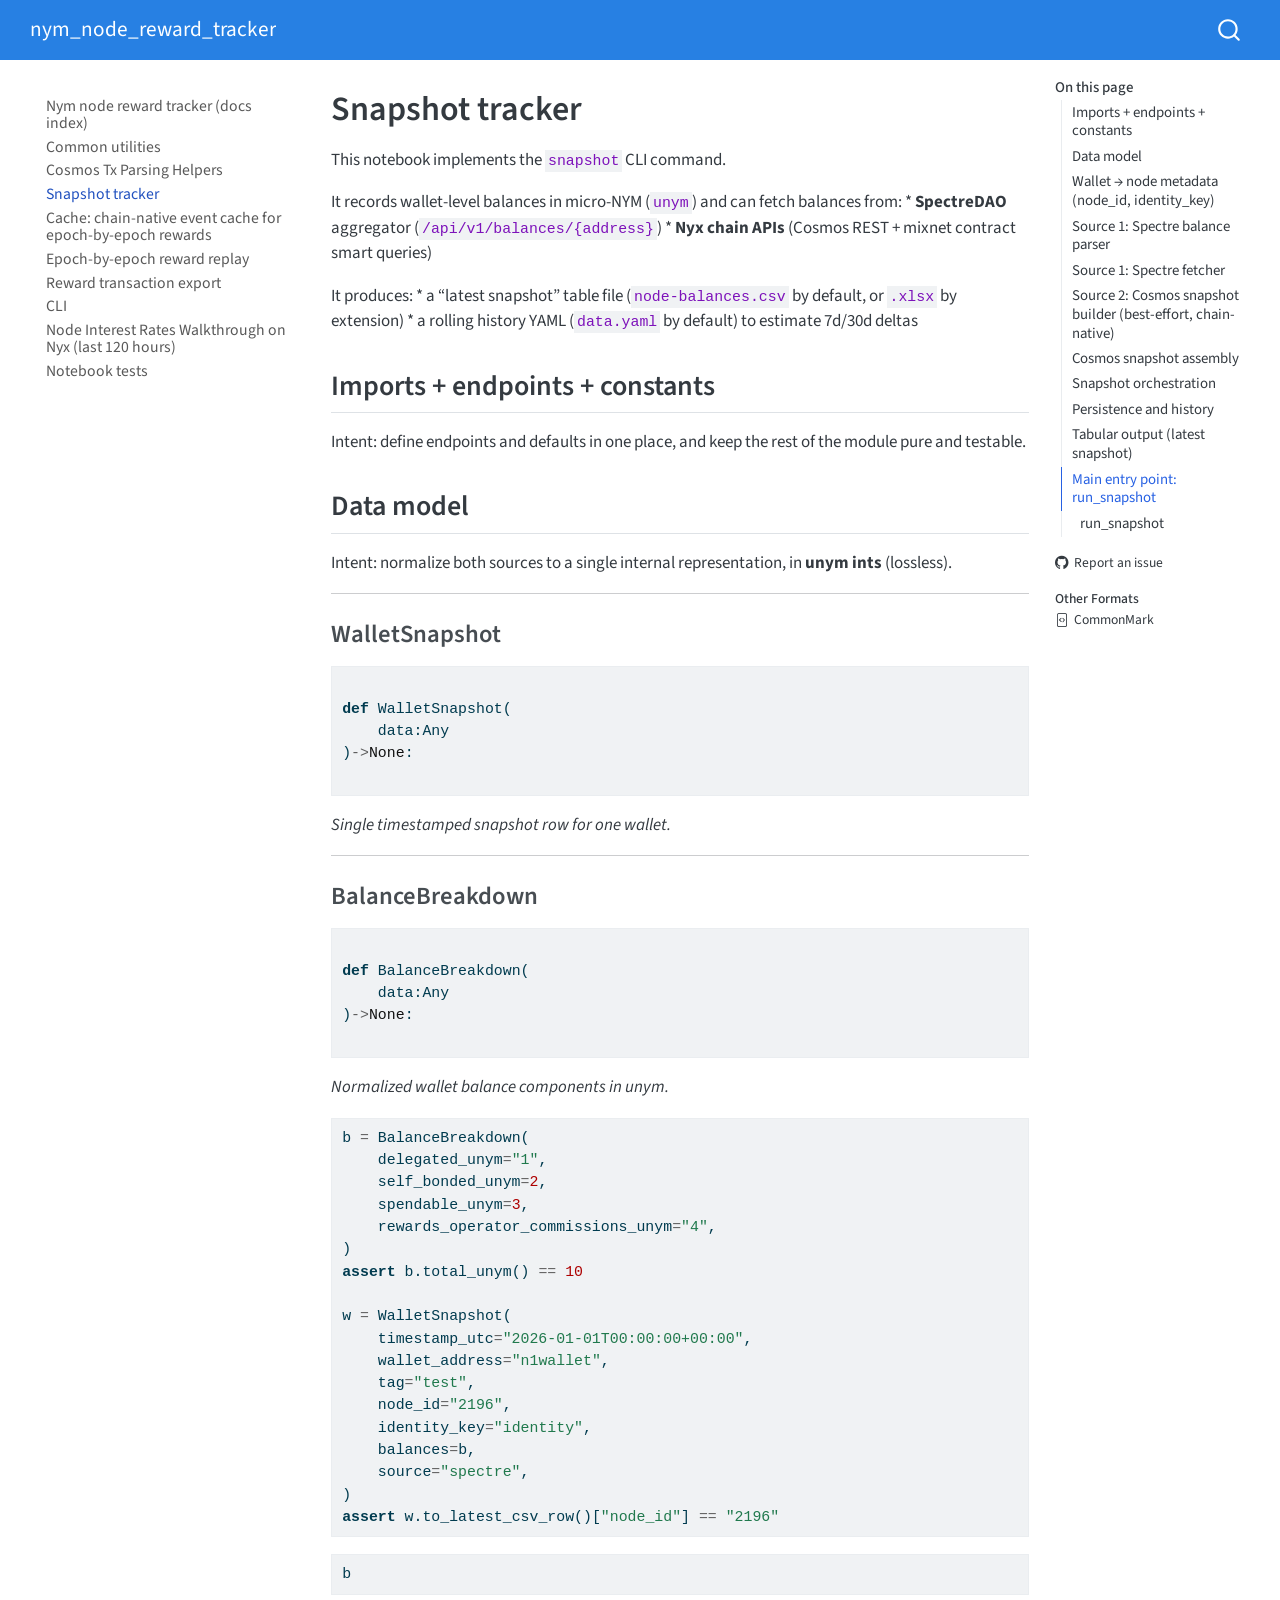
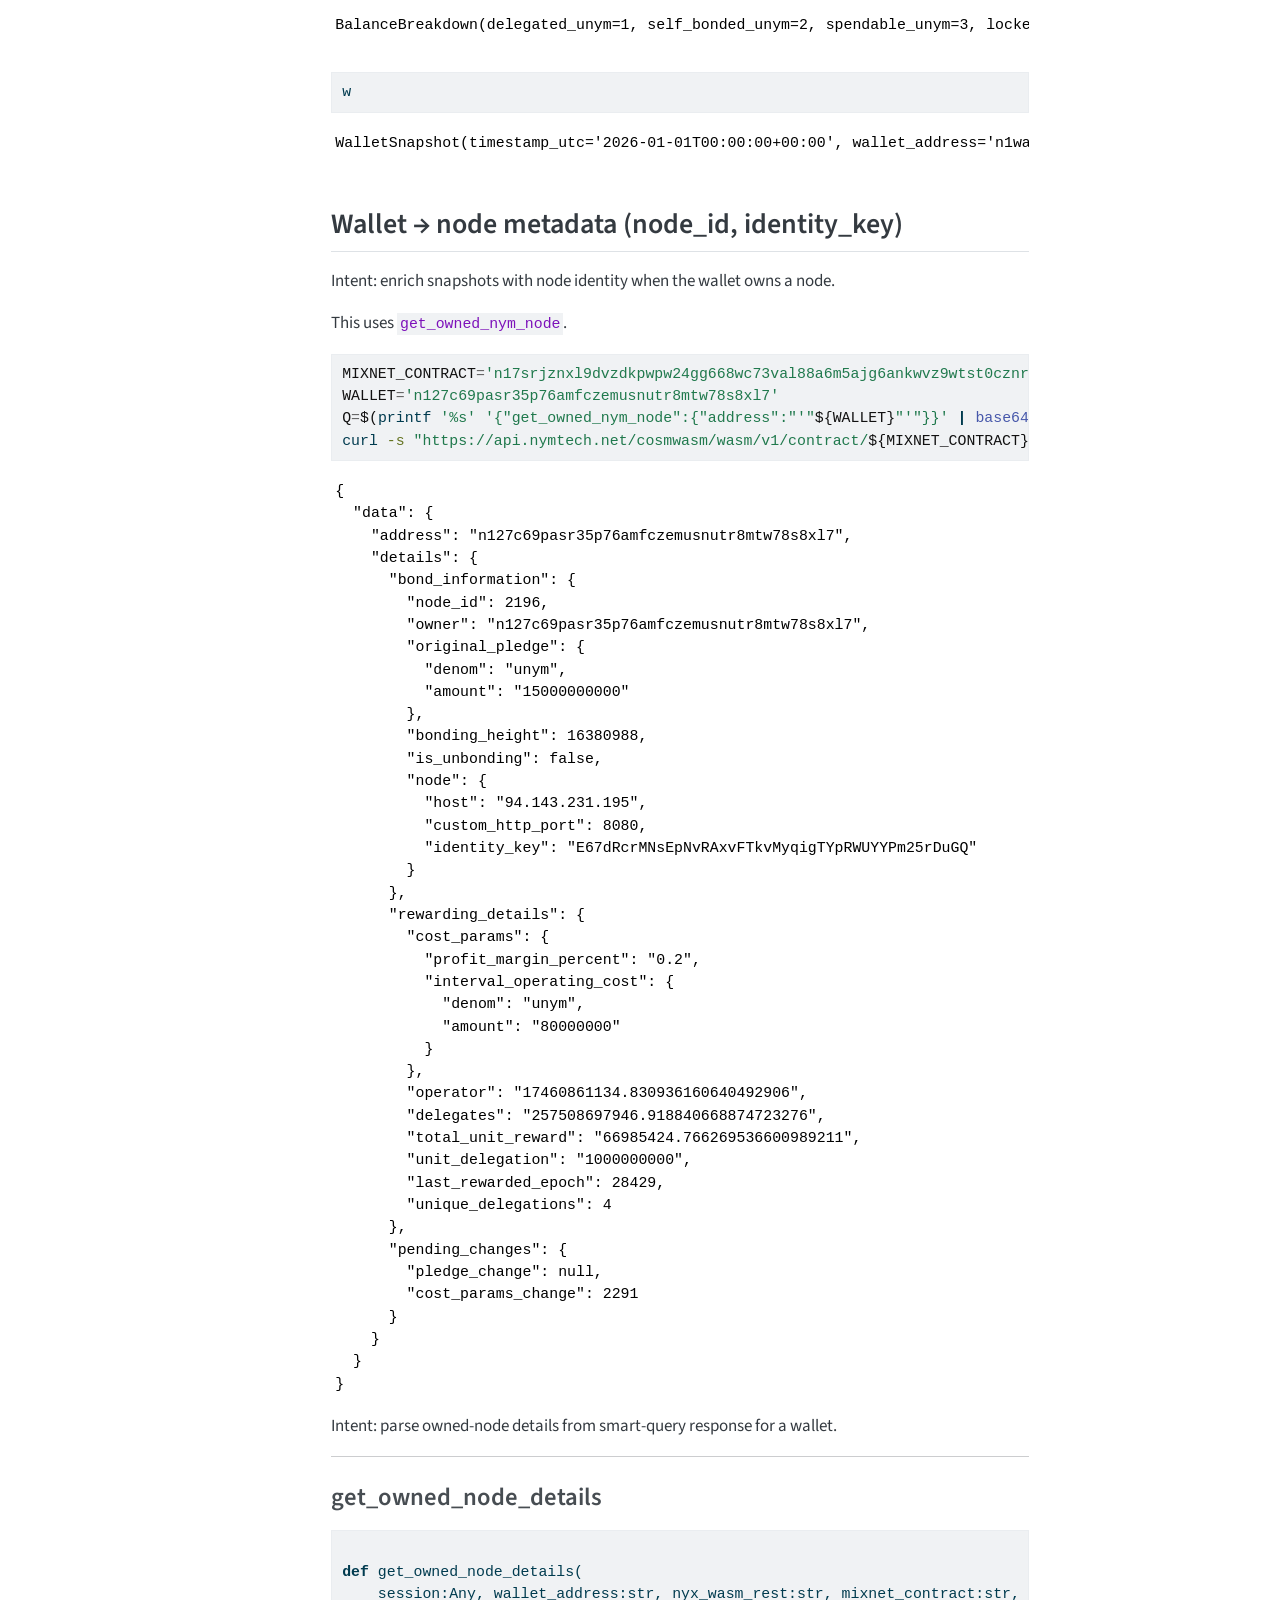
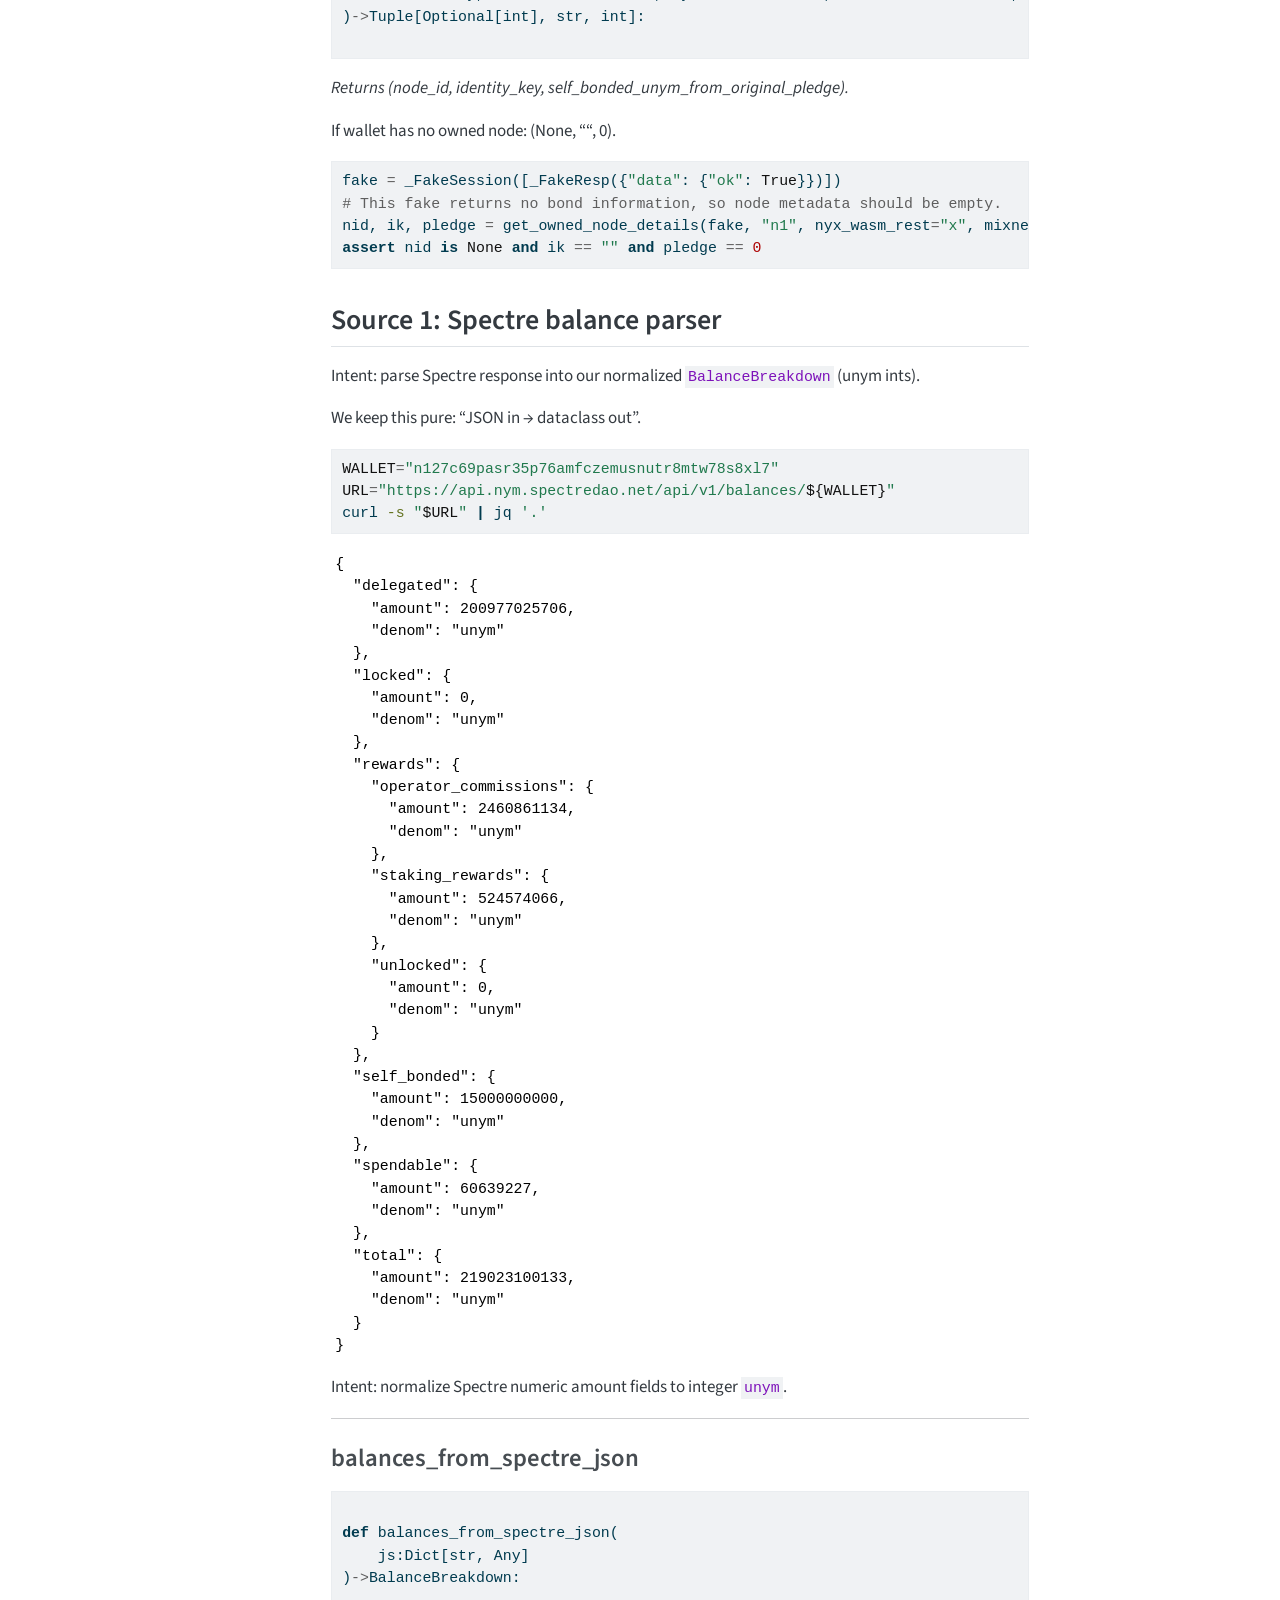
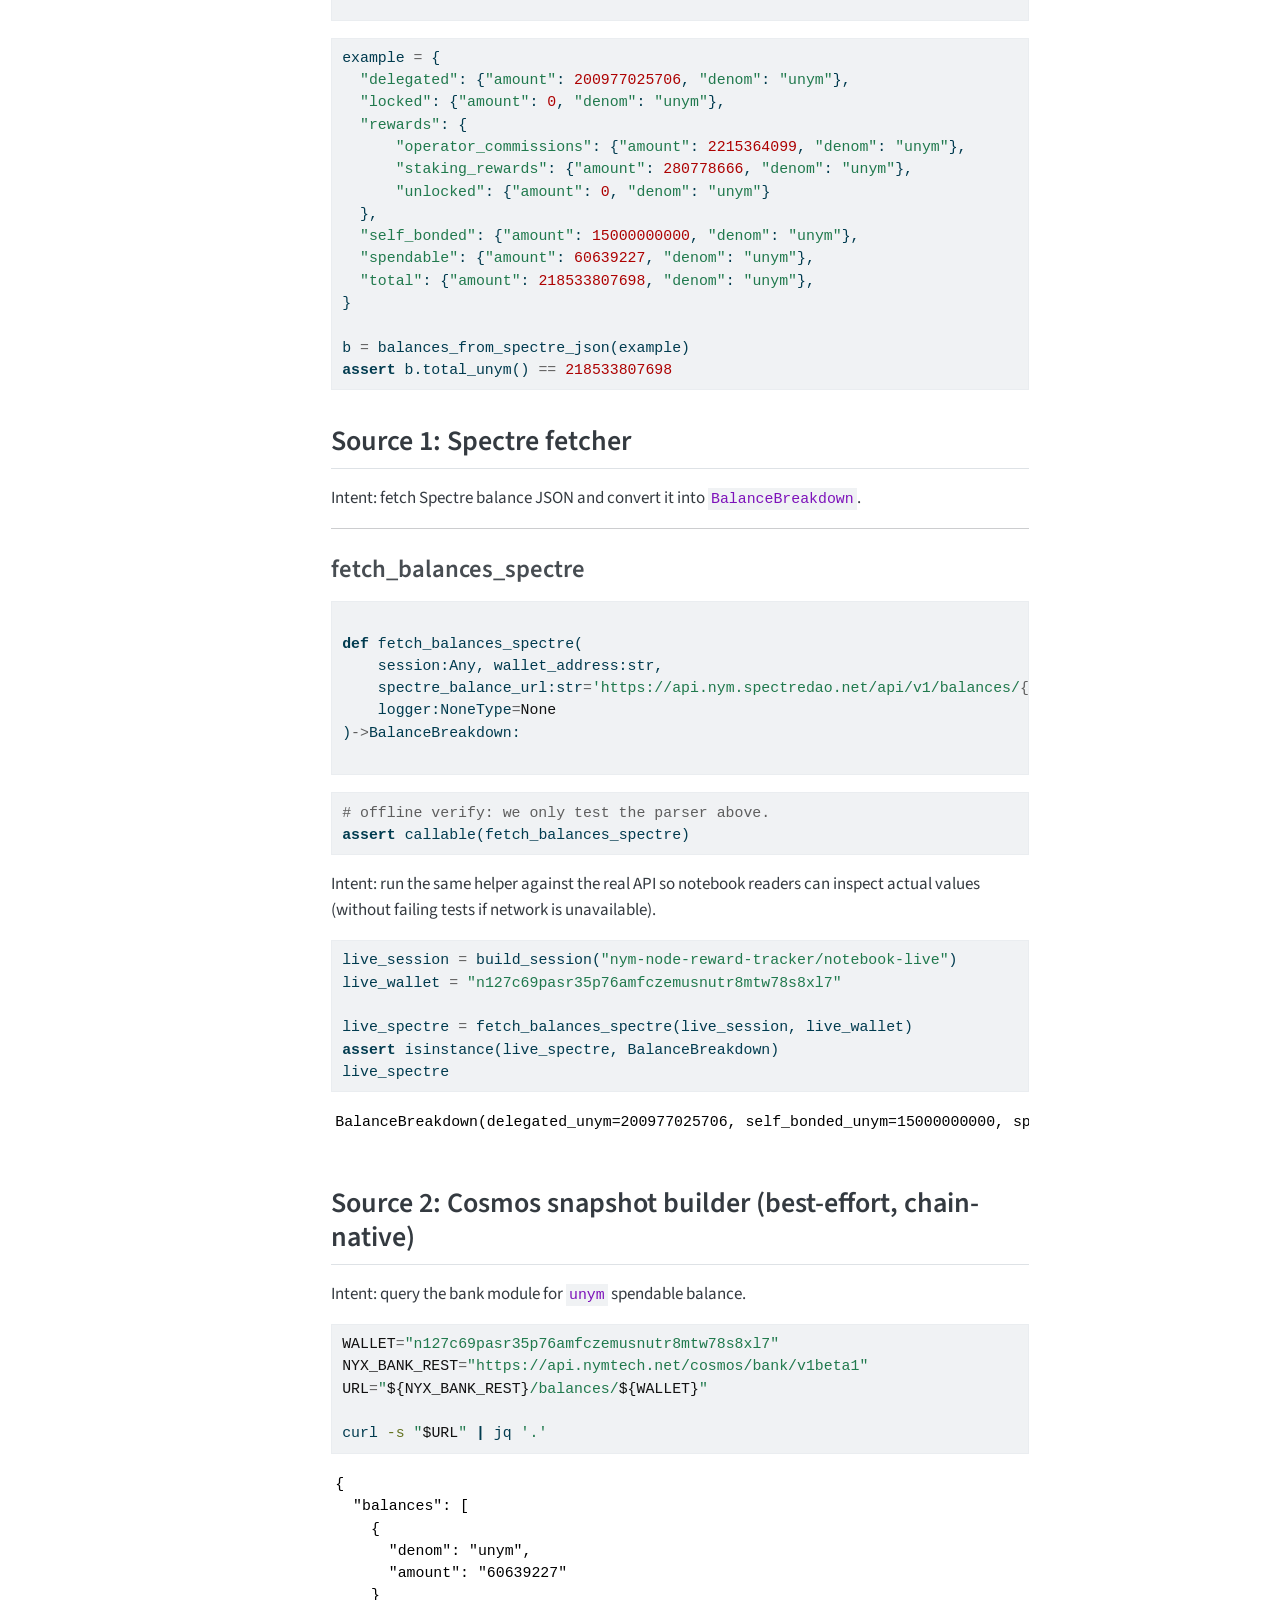
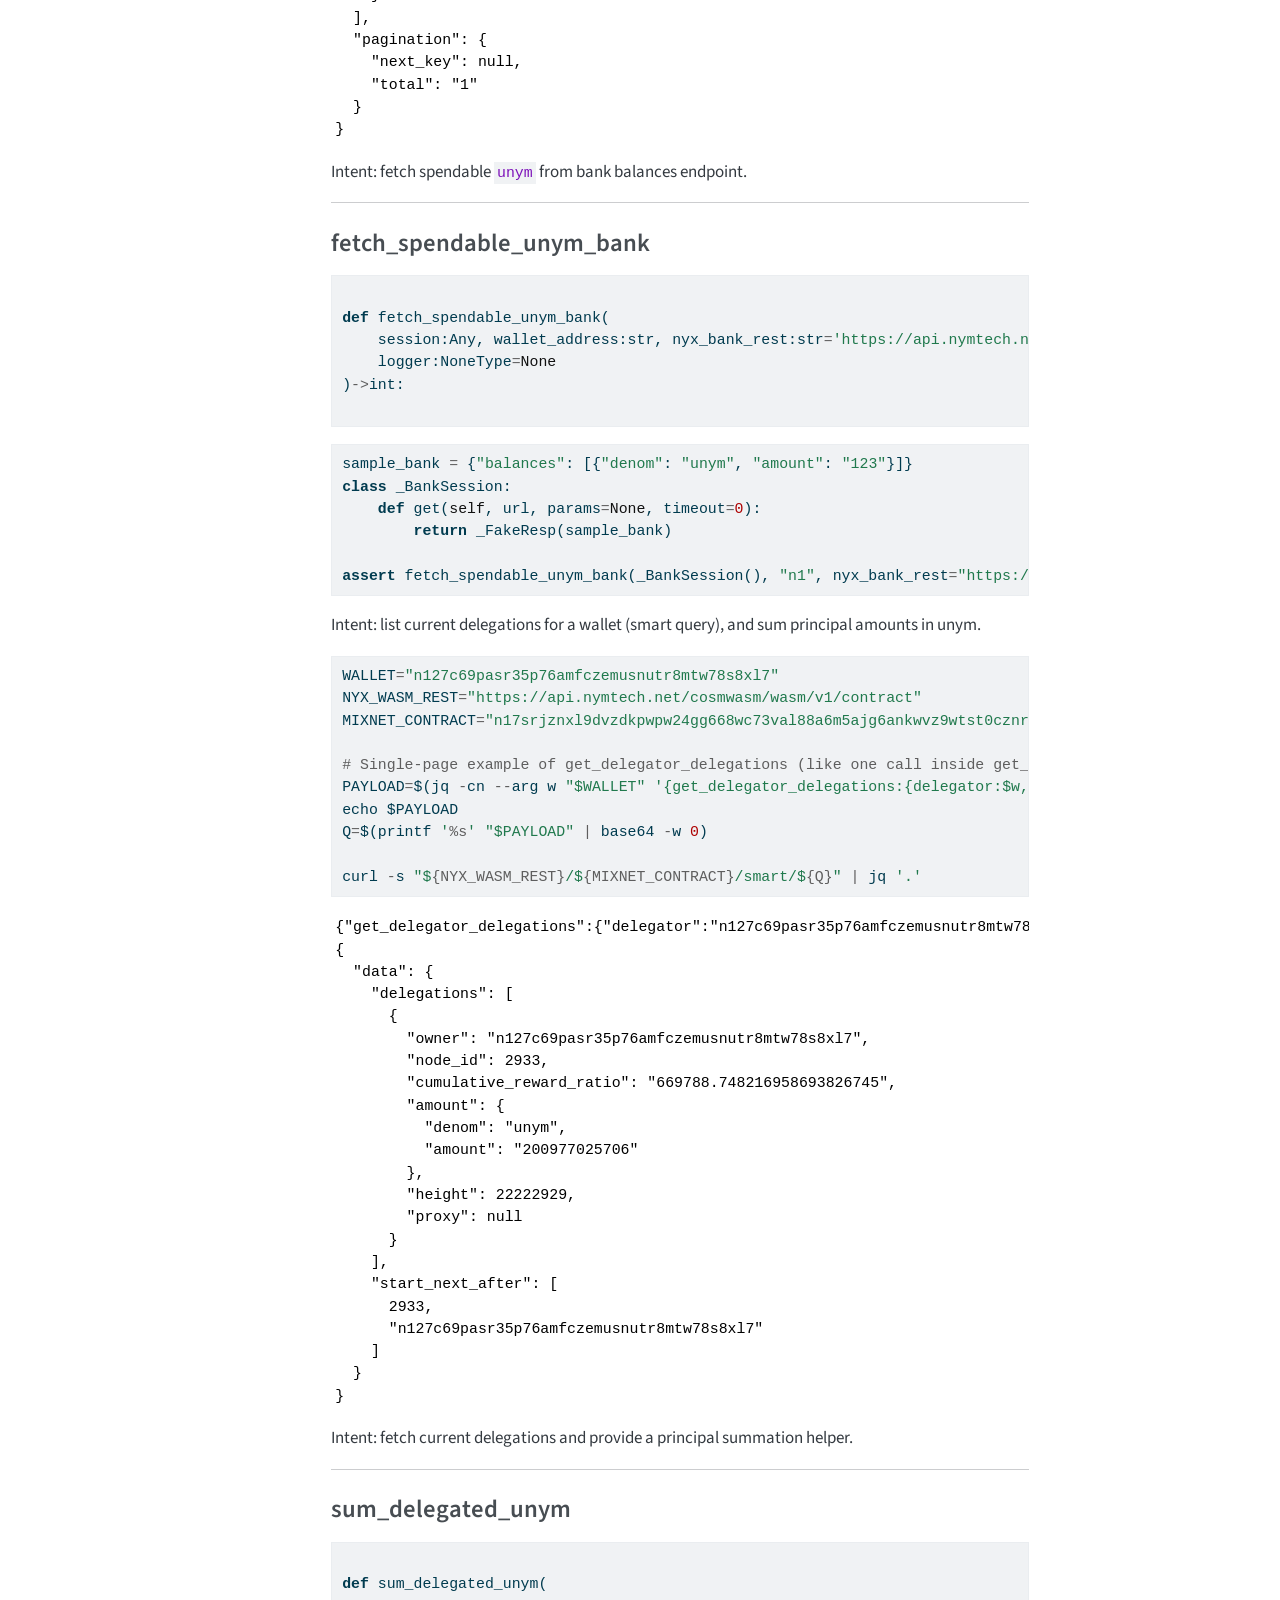
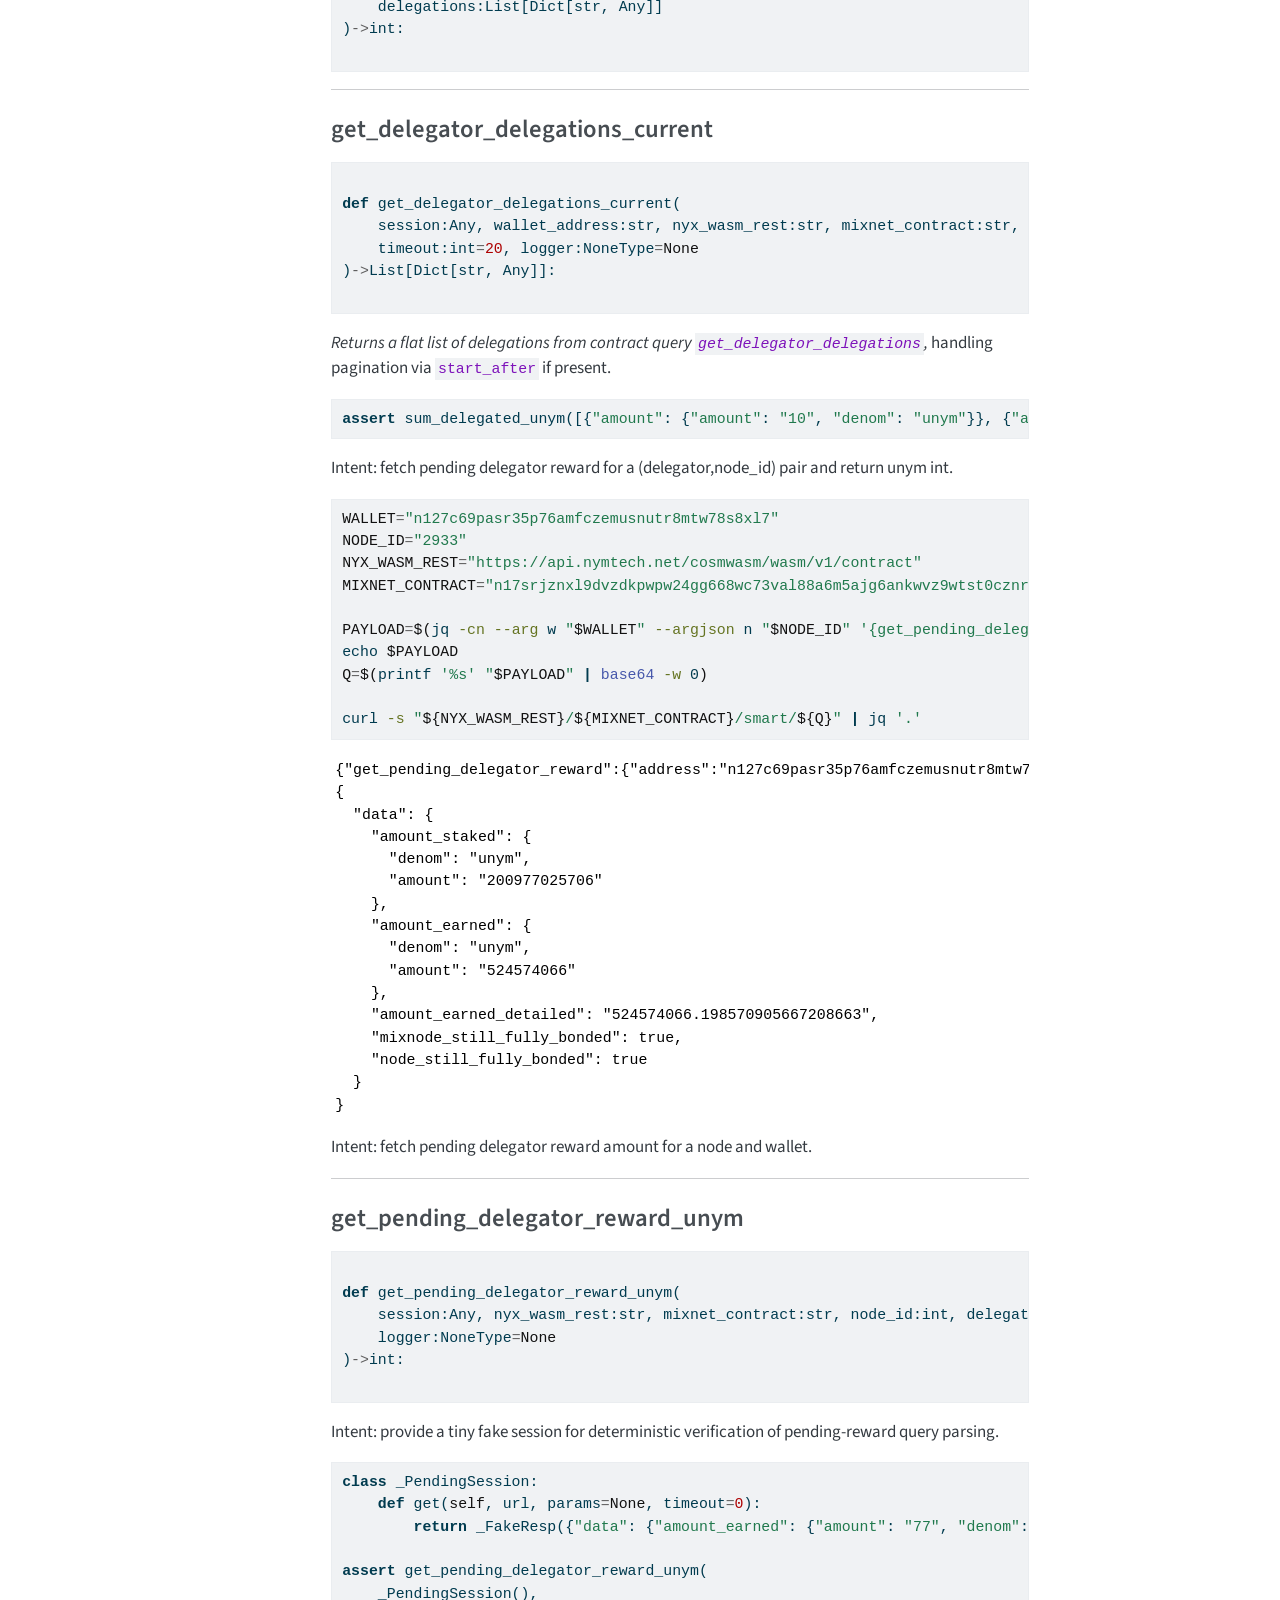
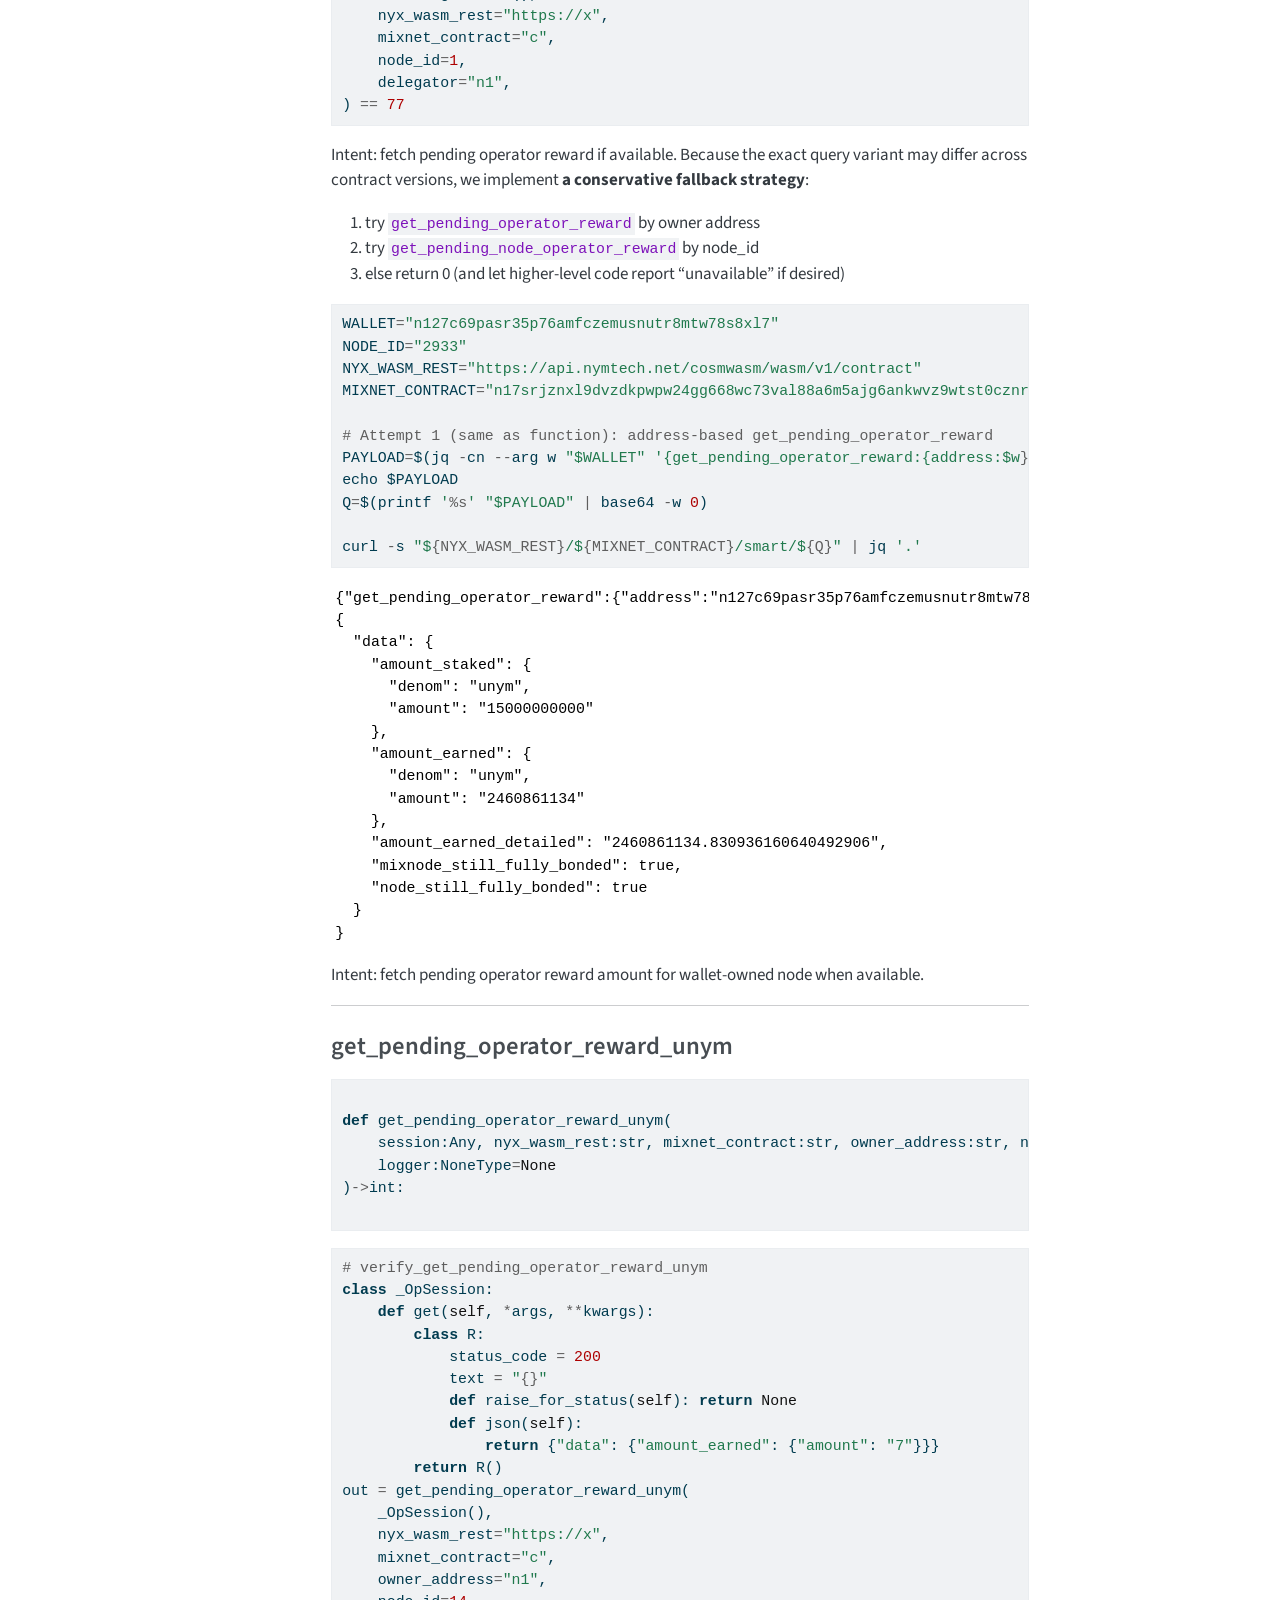
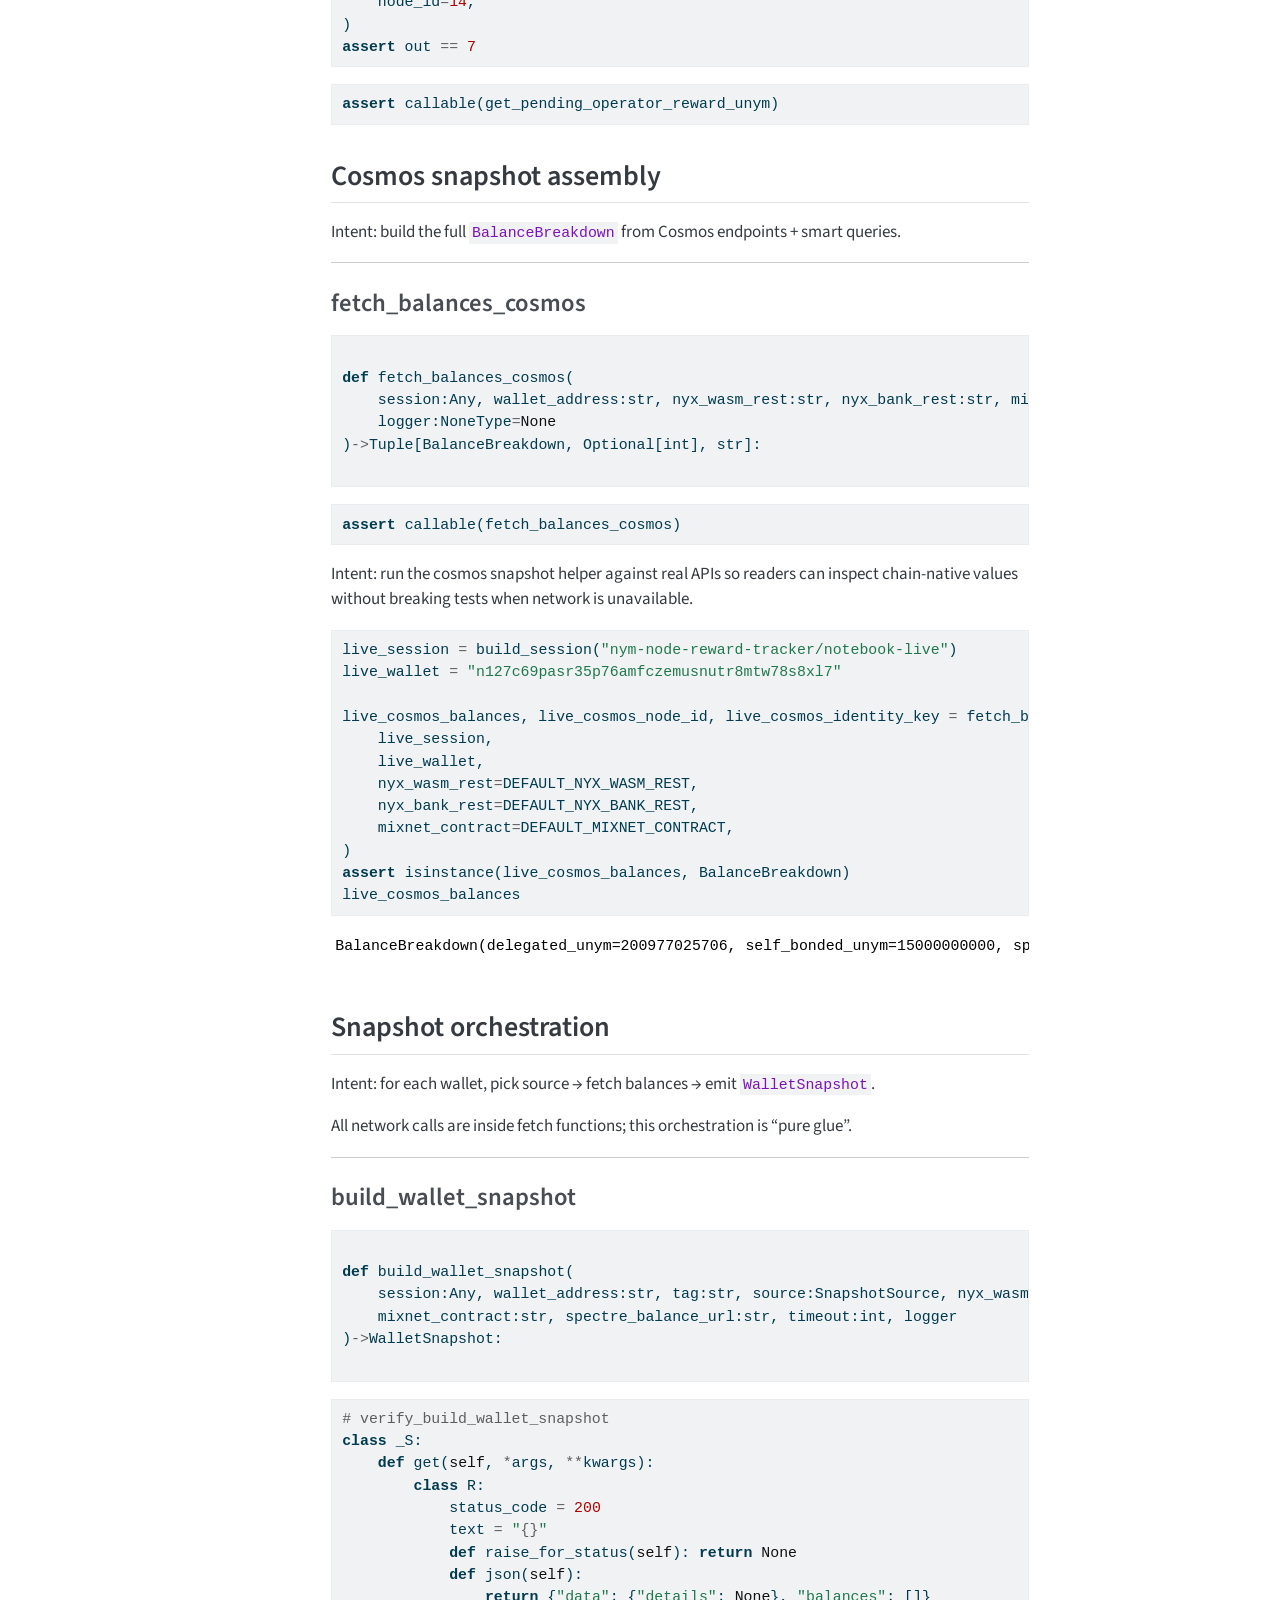
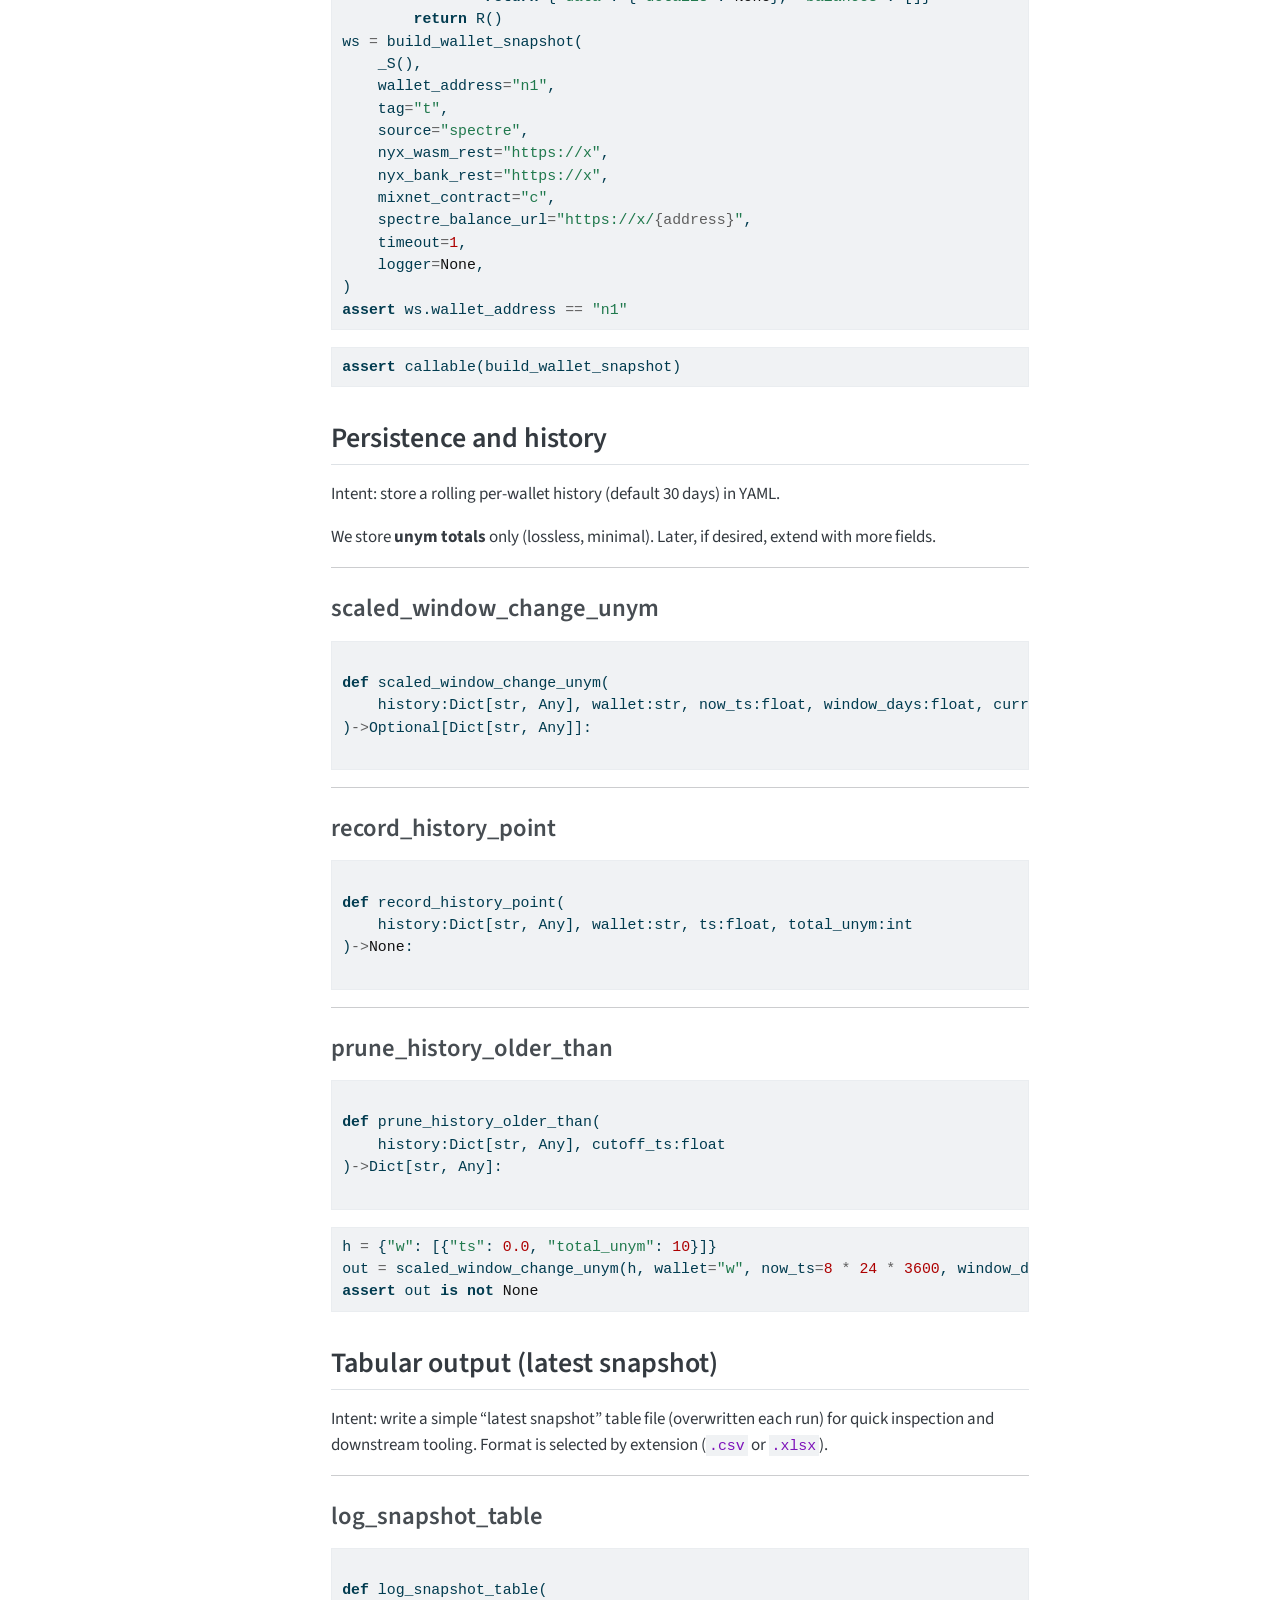
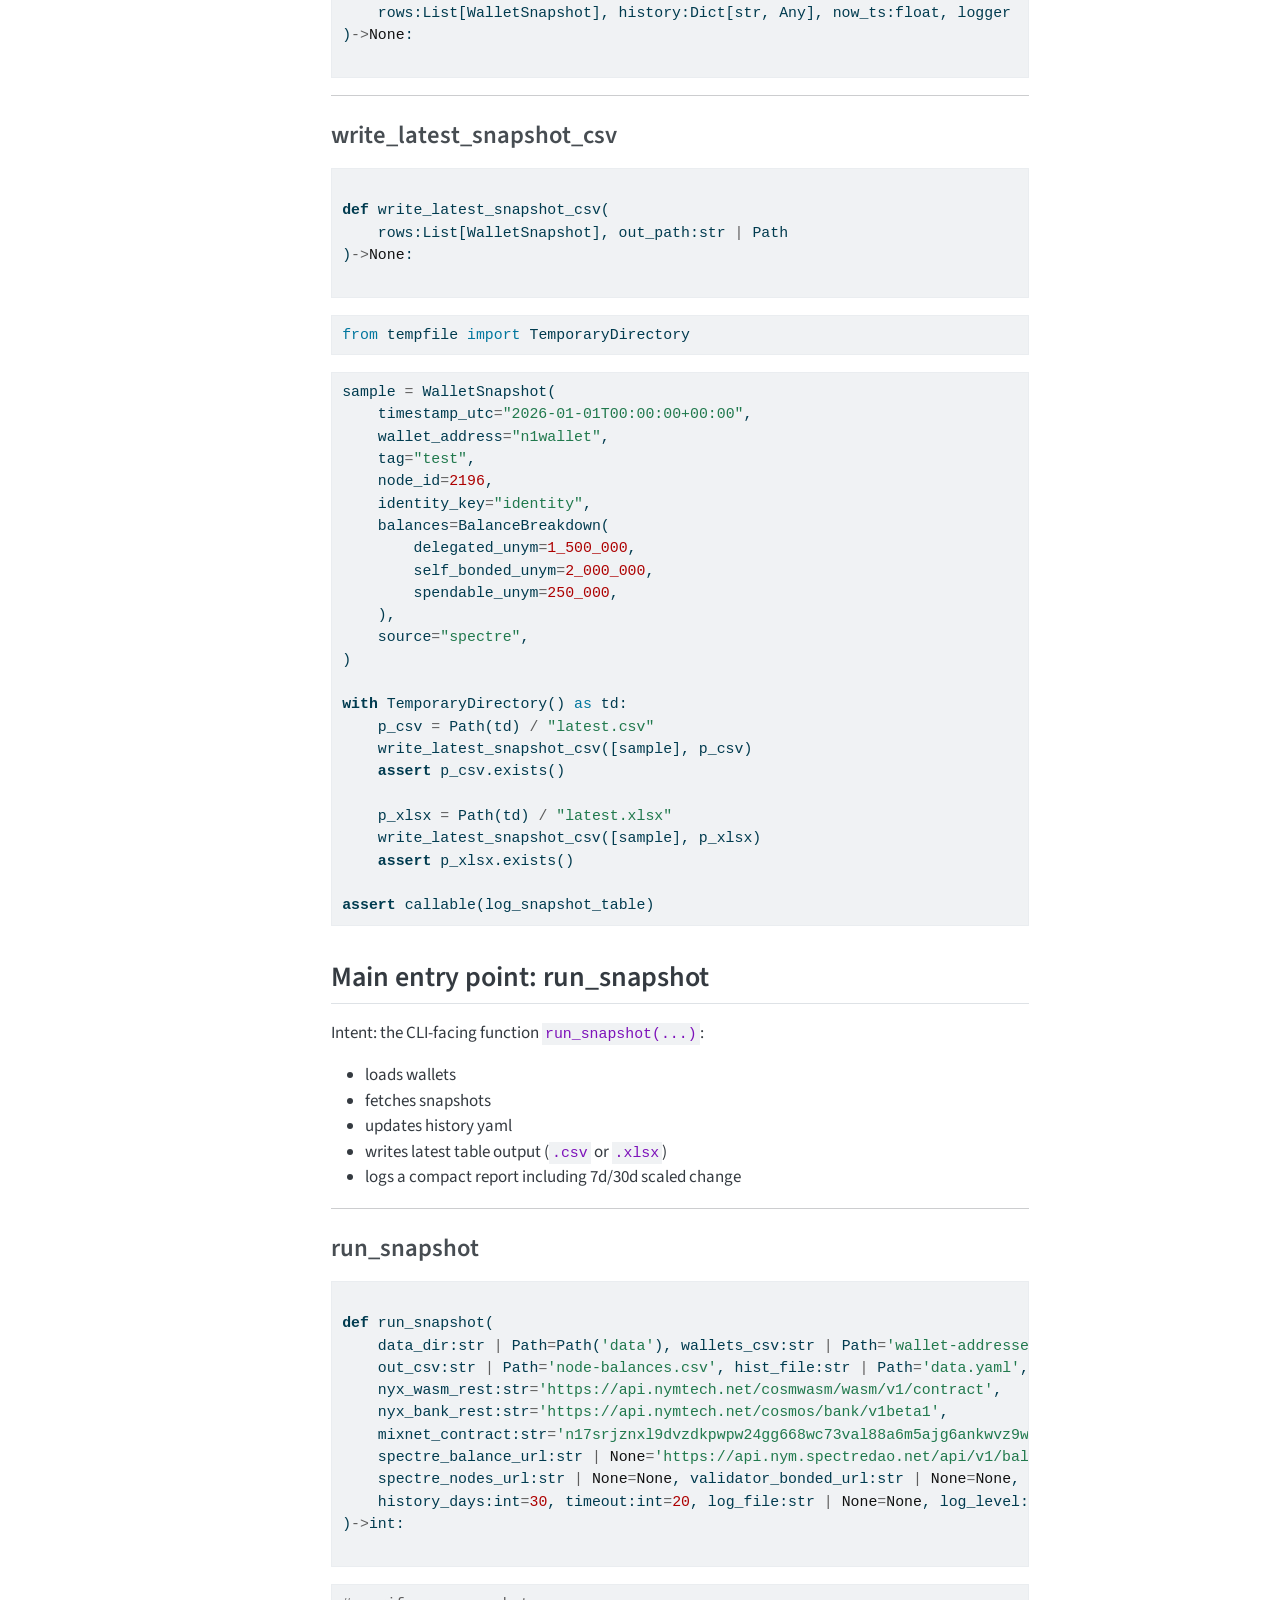
<file: snapshot.html>
<!DOCTYPE html>
<html xmlns="http://www.w3.org/1999/xhtml" lang="en" xml:lang="en"><head>

<meta charset="utf-8">
<meta name="generator" content="quarto-1.8.26">

<meta name="viewport" content="width=device-width, initial-scale=1.0, user-scalable=yes">


<title>Snapshot tracker – nym_node_reward_tracker</title>
<style>
code{white-space: pre-wrap;}
span.smallcaps{font-variant: small-caps;}
div.columns{display: flex; gap: min(4vw, 1.5em);}
div.column{flex: auto; overflow-x: auto;}
div.hanging-indent{margin-left: 1.5em; text-indent: -1.5em;}
ul.task-list{list-style: none;}
ul.task-list li input[type="checkbox"] {
  width: 0.8em;
  margin: 0 0.8em 0.2em -1em; /* quarto-specific, see https://github.com/quarto-dev/quarto-cli/issues/4556 */ 
  vertical-align: middle;
}
/* CSS for syntax highlighting */
html { -webkit-text-size-adjust: 100%; }
pre > code.sourceCode { white-space: pre; position: relative; }
pre > code.sourceCode > span { display: inline-block; line-height: 1.25; }
pre > code.sourceCode > span:empty { height: 1.2em; }
.sourceCode { overflow: visible; }
code.sourceCode > span { color: inherit; text-decoration: inherit; }
div.sourceCode { margin: 1em 0; }
pre.sourceCode { margin: 0; }
@media screen {
div.sourceCode { overflow: auto; }
}
@media print {
pre > code.sourceCode { white-space: pre-wrap; }
pre > code.sourceCode > span { text-indent: -5em; padding-left: 5em; }
}
pre.numberSource code
  { counter-reset: source-line 0; }
pre.numberSource code > span
  { position: relative; left: -4em; counter-increment: source-line; }
pre.numberSource code > span > a:first-child::before
  { content: counter(source-line);
    position: relative; left: -1em; text-align: right; vertical-align: baseline;
    border: none; display: inline-block;
    -webkit-touch-callout: none; -webkit-user-select: none;
    -khtml-user-select: none; -moz-user-select: none;
    -ms-user-select: none; user-select: none;
    padding: 0 4px; width: 4em;
  }
pre.numberSource { margin-left: 3em;  padding-left: 4px; }
div.sourceCode
  {   }
@media screen {
pre > code.sourceCode > span > a:first-child::before { text-decoration: underline; }
}
</style>


<script src="site_libs/quarto-nav/quarto-nav.js"></script>
<script src="site_libs/quarto-nav/headroom.min.js"></script>
<script src="site_libs/clipboard/clipboard.min.js"></script>
<script src="site_libs/quarto-search/autocomplete.umd.js"></script>
<script src="site_libs/quarto-search/fuse.min.js"></script>
<script src="site_libs/quarto-search/quarto-search.js"></script>
<meta name="quarto:offset" content="./">
<script src="site_libs/quarto-html/quarto.js" type="module"></script>
<script src="site_libs/quarto-html/tabsets/tabsets.js" type="module"></script>
<script src="site_libs/quarto-html/axe/axe-check.js" type="module"></script>
<script src="site_libs/quarto-html/popper.min.js"></script>
<script src="site_libs/quarto-html/tippy.umd.min.js"></script>
<script src="site_libs/quarto-html/anchor.min.js"></script>
<link href="site_libs/quarto-html/tippy.css" rel="stylesheet">
<link href="site_libs/quarto-html/quarto-syntax-highlighting-587c61ba64f3a5504c4d52d930310e48.css" rel="stylesheet" id="quarto-text-highlighting-styles">
<script src="site_libs/bootstrap/bootstrap.min.js"></script>
<link href="site_libs/bootstrap/bootstrap-icons.css" rel="stylesheet">
<link href="site_libs/bootstrap/bootstrap-9d5a2df094f07d3ebac2a9aad7ed09f6.min.css" rel="stylesheet" append-hash="true" id="quarto-bootstrap" data-mode="light">
<script id="quarto-search-options" type="application/json">{
  "location": "navbar",
  "copy-button": false,
  "collapse-after": 3,
  "panel-placement": "end",
  "type": "overlay",
  "limit": 50,
  "keyboard-shortcut": [
    "f",
    "/",
    "s"
  ],
  "show-item-context": false,
  "language": {
    "search-no-results-text": "No results",
    "search-matching-documents-text": "matching documents",
    "search-copy-link-title": "Copy link to search",
    "search-hide-matches-text": "Hide additional matches",
    "search-more-match-text": "more match in this document",
    "search-more-matches-text": "more matches in this document",
    "search-clear-button-title": "Clear",
    "search-text-placeholder": "",
    "search-detached-cancel-button-title": "Cancel",
    "search-submit-button-title": "Submit",
    "search-label": "Search"
  }
}</script>


<link rel="stylesheet" href="styles.css">
<meta property="og:title" content="Snapshot tracker – nym_node_reward_tracker">
<meta property="og:description" content="Track Nym node rewards and export reward withdrawal transactions">
<meta property="og:site_name" content="nym_node_reward_tracker">
<meta name="twitter:title" content="Snapshot tracker – nym_node_reward_tracker">
<meta name="twitter:description" content="Track Nym node rewards and export reward withdrawal transactions">
<meta name="twitter:card" content="summary">
</head>

<body class="nav-sidebar floating nav-fixed quarto-light">

<div id="quarto-search-results"></div>
  <header id="quarto-header" class="headroom fixed-top">
    <nav class="navbar navbar-expand-lg " data-bs-theme="dark">
      <div class="navbar-container container-fluid">
      <div class="navbar-brand-container mx-auto">
    <a class="navbar-brand" href="./index.html">
    <span class="navbar-title">nym_node_reward_tracker</span>
    </a>
  </div>
        <div class="quarto-navbar-tools tools-end">
</div>
          <div id="quarto-search" class="" title="Search"></div>
      </div> <!-- /container-fluid -->
    </nav>
  <nav class="quarto-secondary-nav">
    <div class="container-fluid d-flex">
      <button type="button" class="quarto-btn-toggle btn" data-bs-toggle="collapse" role="button" data-bs-target=".quarto-sidebar-collapse-item" aria-controls="quarto-sidebar" aria-expanded="false" aria-label="Toggle sidebar navigation" onclick="if (window.quartoToggleHeadroom) { window.quartoToggleHeadroom(); }">
        <i class="bi bi-layout-text-sidebar-reverse"></i>
      </button>
        <nav class="quarto-page-breadcrumbs" aria-label="breadcrumb"><ol class="breadcrumb"><li class="breadcrumb-item"><a href="./snapshot.html">Snapshot tracker</a></li></ol></nav>
        <a class="flex-grow-1" role="navigation" data-bs-toggle="collapse" data-bs-target=".quarto-sidebar-collapse-item" aria-controls="quarto-sidebar" aria-expanded="false" aria-label="Toggle sidebar navigation" onclick="if (window.quartoToggleHeadroom) { window.quartoToggleHeadroom(); }">      
        </a>
    </div>
  </nav>
</header>
<!-- content -->
<div id="quarto-content" class="quarto-container page-columns page-rows-contents page-layout-full page-navbar">
<!-- sidebar -->
  <nav id="quarto-sidebar" class="sidebar collapse collapse-horizontal quarto-sidebar-collapse-item sidebar-navigation floating overflow-auto">
    <div class="sidebar-menu-container"> 
    <ul class="list-unstyled mt-1">
        <li class="sidebar-item">
  <div class="sidebar-item-container"> 
  <a href="./index.html" class="sidebar-item-text sidebar-link">
 <span class="menu-text">Nym node reward tracker (docs index)</span></a>
  </div>
</li>
        <li class="sidebar-item">
  <div class="sidebar-item-container"> 
  <a href="./common.html" class="sidebar-item-text sidebar-link">
 <span class="menu-text">Common utilities</span></a>
  </div>
</li>
        <li class="sidebar-item">
  <div class="sidebar-item-container"> 
  <a href="./cosmos_tx_parsing.html" class="sidebar-item-text sidebar-link">
 <span class="menu-text">Cosmos Tx Parsing Helpers</span></a>
  </div>
</li>
        <li class="sidebar-item">
  <div class="sidebar-item-container"> 
  <a href="./snapshot.html" class="sidebar-item-text sidebar-link active">
 <span class="menu-text">Snapshot tracker</span></a>
  </div>
</li>
        <li class="sidebar-item">
  <div class="sidebar-item-container"> 
  <a href="./02_cache.html" class="sidebar-item-text sidebar-link">
 <span class="menu-text">Cache: chain-native event cache for epoch-by-epoch rewards</span></a>
  </div>
</li>
        <li class="sidebar-item">
  <div class="sidebar-item-container"> 
  <a href="./epoch_by_epoch.html" class="sidebar-item-text sidebar-link">
 <span class="menu-text">Epoch-by-epoch reward replay</span></a>
  </div>
</li>
        <li class="sidebar-item">
  <div class="sidebar-item-container"> 
  <a href="./reward_transactions.html" class="sidebar-item-text sidebar-link">
 <span class="menu-text">Reward transaction export</span></a>
  </div>
</li>
        <li class="sidebar-item">
  <div class="sidebar-item-container"> 
  <a href="./cli.html" class="sidebar-item-text sidebar-link">
 <span class="menu-text">CLI</span></a>
  </div>
</li>
        <li class="sidebar-item">
  <div class="sidebar-item-container"> 
  <a href="./node_interest_rates_estimation.html" class="sidebar-item-text sidebar-link">
 <span class="menu-text">Node Interest Rates Walkthrough on Nyx (last 120 hours)</span></a>
  </div>
</li>
        <li class="sidebar-item">
  <div class="sidebar-item-container"> 
  <a href="./tests.html" class="sidebar-item-text sidebar-link">
 <span class="menu-text">Notebook tests</span></a>
  </div>
</li>
    </ul>
    </div>
</nav>
<div id="quarto-sidebar-glass" class="quarto-sidebar-collapse-item" data-bs-toggle="collapse" data-bs-target=".quarto-sidebar-collapse-item"></div>
<!-- margin-sidebar -->
    <div id="quarto-margin-sidebar" class="sidebar margin-sidebar">
        <nav id="TOC" role="doc-toc" class="toc-active">
    <h2 id="toc-title">On this page</h2>
   
  <ul>
  <li><a href="#imports-endpoints-constants" id="toc-imports-endpoints-constants" class="nav-link active" data-scroll-target="#imports-endpoints-constants">Imports + endpoints + constants</a></li>
  <li><a href="#data-model" id="toc-data-model" class="nav-link" data-scroll-target="#data-model">Data model</a>
  <ul class="collapse">
  <li><a href="#walletsnapshot" id="toc-walletsnapshot" class="nav-link" data-scroll-target="#walletsnapshot">WalletSnapshot</a></li>
  <li><a href="#balancebreakdown" id="toc-balancebreakdown" class="nav-link" data-scroll-target="#balancebreakdown">BalanceBreakdown</a></li>
  </ul></li>
  <li><a href="#wallet-node-metadata-node_id-identity_key" id="toc-wallet-node-metadata-node_id-identity_key" class="nav-link" data-scroll-target="#wallet-node-metadata-node_id-identity_key">Wallet → node metadata (node_id, identity_key)</a>
  <ul class="collapse">
  <li><a href="#get_owned_node_details" id="toc-get_owned_node_details" class="nav-link" data-scroll-target="#get_owned_node_details">get_owned_node_details</a></li>
  </ul></li>
  <li><a href="#source-1-spectre-balance-parser" id="toc-source-1-spectre-balance-parser" class="nav-link" data-scroll-target="#source-1-spectre-balance-parser">Source 1: Spectre balance parser</a>
  <ul class="collapse">
  <li><a href="#balances_from_spectre_json" id="toc-balances_from_spectre_json" class="nav-link" data-scroll-target="#balances_from_spectre_json">balances_from_spectre_json</a></li>
  </ul></li>
  <li><a href="#source-1-spectre-fetcher" id="toc-source-1-spectre-fetcher" class="nav-link" data-scroll-target="#source-1-spectre-fetcher">Source 1: Spectre fetcher</a>
  <ul class="collapse">
  <li><a href="#fetch_balances_spectre" id="toc-fetch_balances_spectre" class="nav-link" data-scroll-target="#fetch_balances_spectre">fetch_balances_spectre</a></li>
  </ul></li>
  <li><a href="#source-2-cosmos-snapshot-builder-best-effort-chain-native" id="toc-source-2-cosmos-snapshot-builder-best-effort-chain-native" class="nav-link" data-scroll-target="#source-2-cosmos-snapshot-builder-best-effort-chain-native">Source 2: Cosmos snapshot builder (best-effort, chain-native)</a>
  <ul class="collapse">
  <li><a href="#fetch_spendable_unym_bank" id="toc-fetch_spendable_unym_bank" class="nav-link" data-scroll-target="#fetch_spendable_unym_bank">fetch_spendable_unym_bank</a></li>
  <li><a href="#sum_delegated_unym" id="toc-sum_delegated_unym" class="nav-link" data-scroll-target="#sum_delegated_unym">sum_delegated_unym</a></li>
  <li><a href="#get_delegator_delegations_current" id="toc-get_delegator_delegations_current" class="nav-link" data-scroll-target="#get_delegator_delegations_current">get_delegator_delegations_current</a></li>
  <li><a href="#get_pending_delegator_reward_unym" id="toc-get_pending_delegator_reward_unym" class="nav-link" data-scroll-target="#get_pending_delegator_reward_unym">get_pending_delegator_reward_unym</a></li>
  <li><a href="#get_pending_operator_reward_unym" id="toc-get_pending_operator_reward_unym" class="nav-link" data-scroll-target="#get_pending_operator_reward_unym">get_pending_operator_reward_unym</a></li>
  </ul></li>
  <li><a href="#cosmos-snapshot-assembly" id="toc-cosmos-snapshot-assembly" class="nav-link" data-scroll-target="#cosmos-snapshot-assembly">Cosmos snapshot assembly</a>
  <ul class="collapse">
  <li><a href="#fetch_balances_cosmos" id="toc-fetch_balances_cosmos" class="nav-link" data-scroll-target="#fetch_balances_cosmos">fetch_balances_cosmos</a></li>
  </ul></li>
  <li><a href="#snapshot-orchestration" id="toc-snapshot-orchestration" class="nav-link" data-scroll-target="#snapshot-orchestration">Snapshot orchestration</a>
  <ul class="collapse">
  <li><a href="#build_wallet_snapshot" id="toc-build_wallet_snapshot" class="nav-link" data-scroll-target="#build_wallet_snapshot">build_wallet_snapshot</a></li>
  </ul></li>
  <li><a href="#persistence-and-history" id="toc-persistence-and-history" class="nav-link" data-scroll-target="#persistence-and-history">Persistence and history</a>
  <ul class="collapse">
  <li><a href="#scaled_window_change_unym" id="toc-scaled_window_change_unym" class="nav-link" data-scroll-target="#scaled_window_change_unym">scaled_window_change_unym</a></li>
  <li><a href="#record_history_point" id="toc-record_history_point" class="nav-link" data-scroll-target="#record_history_point">record_history_point</a></li>
  <li><a href="#prune_history_older_than" id="toc-prune_history_older_than" class="nav-link" data-scroll-target="#prune_history_older_than">prune_history_older_than</a></li>
  </ul></li>
  <li><a href="#tabular-output-latest-snapshot" id="toc-tabular-output-latest-snapshot" class="nav-link" data-scroll-target="#tabular-output-latest-snapshot">Tabular output (latest snapshot)</a>
  <ul class="collapse">
  <li><a href="#log_snapshot_table" id="toc-log_snapshot_table" class="nav-link" data-scroll-target="#log_snapshot_table">log_snapshot_table</a></li>
  <li><a href="#write_latest_snapshot_csv" id="toc-write_latest_snapshot_csv" class="nav-link" data-scroll-target="#write_latest_snapshot_csv">write_latest_snapshot_csv</a></li>
  </ul></li>
  <li><a href="#main-entry-point-run_snapshot" id="toc-main-entry-point-run_snapshot" class="nav-link" data-scroll-target="#main-entry-point-run_snapshot">Main entry point: run_snapshot</a>
  <ul class="collapse">
  <li><a href="#run_snapshot" id="toc-run_snapshot" class="nav-link" data-scroll-target="#run_snapshot">run_snapshot</a></li>
  </ul></li>
  </ul>
<div class="toc-actions"><ul><li><a href="https://github.com/cs224/nym-node-reward-tracker/issues/new" class="toc-action"><i class="bi bi-github"></i>Report an issue</a></li></ul></div><div class="quarto-alternate-formats"><h2>Other Formats</h2><ul><li><a href="snapshot.html.md"><i class="bi bi-file-code"></i>CommonMark</a></li></ul></div></nav>
    </div>
<!-- main -->
<main class="content column-body" id="quarto-document-content">

<header id="title-block-header" class="quarto-title-block default">
<div class="quarto-title">
<h1 class="title">Snapshot tracker</h1>
</div>



<div class="quarto-title-meta column-body">

    
  
    
  </div>
  


</header>


<!-- WARNING: THIS FILE WAS AUTOGENERATED! DO NOT EDIT! -->
<p>This notebook implements the <code>snapshot</code> CLI command.</p>
<p>It records wallet-level balances in micro-NYM (<code>unym</code>) and can fetch balances from: * <strong>SpectreDAO</strong> aggregator (<code>/api/v1/balances/{address}</code>) * <strong>Nyx chain APIs</strong> (Cosmos REST + mixnet contract smart queries)</p>
<p>It produces: * a “latest snapshot” table file (<code>node-balances.csv</code> by default, or <code>.xlsx</code> by extension) * a rolling history YAML (<code>data.yaml</code> by default) to estimate 7d/30d deltas</p>
<section id="imports-endpoints-constants" class="level2">
<h2 class="anchored" data-anchor-id="imports-endpoints-constants">Imports + endpoints + constants</h2>
<p>Intent: define endpoints and defaults in one place, and keep the rest of the module pure and testable.</p>
</section>
<section id="data-model" class="level2">
<h2 class="anchored" data-anchor-id="data-model">Data model</h2>
<p>Intent: normalize both sources to a single internal representation, in <strong>unym ints</strong> (lossless).</p>
<hr>
<section id="walletsnapshot" class="level3">
<h3 class="anchored" data-anchor-id="walletsnapshot">WalletSnapshot</h3>
<div class="code-copy-outer-scaffold"><div class="sourceCode" id="cb1"><pre class="sourceCode python code-with-copy"><code class="sourceCode python"><span id="cb1-1"><a href="#cb1-1" aria-hidden="true" tabindex="-1"></a></span>
<span id="cb1-2"><a href="#cb1-2" aria-hidden="true" tabindex="-1"></a><span class="kw">def</span> WalletSnapshot(</span>
<span id="cb1-3"><a href="#cb1-3" aria-hidden="true" tabindex="-1"></a>    data:Any</span>
<span id="cb1-4"><a href="#cb1-4" aria-hidden="true" tabindex="-1"></a>)<span class="op">-&gt;</span><span class="va">None</span>:</span>
<span id="cb1-5"><a href="#cb1-5" aria-hidden="true" tabindex="-1"></a></span></code></pre></div><button title="Copy to Clipboard" class="code-copy-button"><i class="bi"></i></button></div>
<p><em>Single timestamped snapshot row for one wallet.</em></p>
<hr>
</section>
<section id="balancebreakdown" class="level3">
<h3 class="anchored" data-anchor-id="balancebreakdown">BalanceBreakdown</h3>
<div class="code-copy-outer-scaffold"><div class="sourceCode" id="cb2"><pre class="sourceCode python code-with-copy"><code class="sourceCode python"><span id="cb2-1"><a href="#cb2-1" aria-hidden="true" tabindex="-1"></a></span>
<span id="cb2-2"><a href="#cb2-2" aria-hidden="true" tabindex="-1"></a><span class="kw">def</span> BalanceBreakdown(</span>
<span id="cb2-3"><a href="#cb2-3" aria-hidden="true" tabindex="-1"></a>    data:Any</span>
<span id="cb2-4"><a href="#cb2-4" aria-hidden="true" tabindex="-1"></a>)<span class="op">-&gt;</span><span class="va">None</span>:</span>
<span id="cb2-5"><a href="#cb2-5" aria-hidden="true" tabindex="-1"></a></span></code></pre></div><button title="Copy to Clipboard" class="code-copy-button"><i class="bi"></i></button></div>
<p><em>Normalized wallet balance components in unym.</em></p>
<div id="40d345d6" class="cell" data-quarto-private-1="{&quot;key&quot;:&quot;execution&quot;,&quot;value&quot;:{&quot;iopub.execute_input&quot;:&quot;2026-02-12T12:36:58.245685Z&quot;,&quot;iopub.status.busy&quot;:&quot;2026-02-12T12:36:58.245537Z&quot;,&quot;iopub.status.idle&quot;:&quot;2026-02-12T12:36:58.248590Z&quot;,&quot;shell.execute_reply&quot;:&quot;2026-02-12T12:36:58.247822Z&quot;}}" data-execution_count="6">
<div class="code-copy-outer-scaffold"><div class="sourceCode cell-code" id="cb3"><pre class="sourceCode python code-with-copy"><code class="sourceCode python"><span id="cb3-1"><a href="#cb3-1" aria-hidden="true" tabindex="-1"></a>b <span class="op">=</span> BalanceBreakdown(</span>
<span id="cb3-2"><a href="#cb3-2" aria-hidden="true" tabindex="-1"></a>    delegated_unym<span class="op">=</span><span class="st">"1"</span>,</span>
<span id="cb3-3"><a href="#cb3-3" aria-hidden="true" tabindex="-1"></a>    self_bonded_unym<span class="op">=</span><span class="dv">2</span>,</span>
<span id="cb3-4"><a href="#cb3-4" aria-hidden="true" tabindex="-1"></a>    spendable_unym<span class="op">=</span><span class="dv">3</span>,</span>
<span id="cb3-5"><a href="#cb3-5" aria-hidden="true" tabindex="-1"></a>    rewards_operator_commissions_unym<span class="op">=</span><span class="st">"4"</span>,</span>
<span id="cb3-6"><a href="#cb3-6" aria-hidden="true" tabindex="-1"></a>)</span>
<span id="cb3-7"><a href="#cb3-7" aria-hidden="true" tabindex="-1"></a><span class="cf">assert</span> b.total_unym() <span class="op">==</span> <span class="dv">10</span></span>
<span id="cb3-8"><a href="#cb3-8" aria-hidden="true" tabindex="-1"></a></span>
<span id="cb3-9"><a href="#cb3-9" aria-hidden="true" tabindex="-1"></a>w <span class="op">=</span> WalletSnapshot(</span>
<span id="cb3-10"><a href="#cb3-10" aria-hidden="true" tabindex="-1"></a>    timestamp_utc<span class="op">=</span><span class="st">"2026-01-01T00:00:00+00:00"</span>,</span>
<span id="cb3-11"><a href="#cb3-11" aria-hidden="true" tabindex="-1"></a>    wallet_address<span class="op">=</span><span class="st">"n1wallet"</span>,</span>
<span id="cb3-12"><a href="#cb3-12" aria-hidden="true" tabindex="-1"></a>    tag<span class="op">=</span><span class="st">"test"</span>,</span>
<span id="cb3-13"><a href="#cb3-13" aria-hidden="true" tabindex="-1"></a>    node_id<span class="op">=</span><span class="st">"2196"</span>,</span>
<span id="cb3-14"><a href="#cb3-14" aria-hidden="true" tabindex="-1"></a>    identity_key<span class="op">=</span><span class="st">"identity"</span>,</span>
<span id="cb3-15"><a href="#cb3-15" aria-hidden="true" tabindex="-1"></a>    balances<span class="op">=</span>b,</span>
<span id="cb3-16"><a href="#cb3-16" aria-hidden="true" tabindex="-1"></a>    source<span class="op">=</span><span class="st">"spectre"</span>,</span>
<span id="cb3-17"><a href="#cb3-17" aria-hidden="true" tabindex="-1"></a>)</span>
<span id="cb3-18"><a href="#cb3-18" aria-hidden="true" tabindex="-1"></a><span class="cf">assert</span> w.to_latest_csv_row()[<span class="st">"node_id"</span>] <span class="op">==</span> <span class="st">"2196"</span></span></code></pre></div><button title="Copy to Clipboard" class="code-copy-button"><i class="bi"></i></button></div>
</div>
<div id="a0554098" class="cell" data-quarto-private-1="{&quot;key&quot;:&quot;execution&quot;,&quot;value&quot;:{&quot;iopub.execute_input&quot;:&quot;2026-02-12T12:36:58.250039Z&quot;,&quot;iopub.status.busy&quot;:&quot;2026-02-12T12:36:58.249898Z&quot;,&quot;iopub.status.idle&quot;:&quot;2026-02-12T12:36:58.253172Z&quot;,&quot;shell.execute_reply&quot;:&quot;2026-02-12T12:36:58.252447Z&quot;}}" data-execution_count="7">
<div class="code-copy-outer-scaffold"><div class="sourceCode cell-code" id="cb4"><pre class="sourceCode python code-with-copy"><code class="sourceCode python"><span id="cb4-1"><a href="#cb4-1" aria-hidden="true" tabindex="-1"></a>b</span></code></pre></div><button title="Copy to Clipboard" class="code-copy-button"><i class="bi"></i></button></div>
<div class="cell-output cell-output-display" data-execution_count="7">
<pre><code>BalanceBreakdown(delegated_unym=1, self_bonded_unym=2, spendable_unym=3, locked_unym=0, rewards_operator_commissions_unym=4, rewards_staking_rewards_unym=0, rewards_unlocked_unym=0)</code></pre>
</div>
</div>
<div id="d5ddcb86" class="cell" data-quarto-private-1="{&quot;key&quot;:&quot;execution&quot;,&quot;value&quot;:{&quot;iopub.execute_input&quot;:&quot;2026-02-12T12:36:58.254938Z&quot;,&quot;iopub.status.busy&quot;:&quot;2026-02-12T12:36:58.254757Z&quot;,&quot;iopub.status.idle&quot;:&quot;2026-02-12T12:36:58.258031Z&quot;,&quot;shell.execute_reply&quot;:&quot;2026-02-12T12:36:58.257429Z&quot;}}" data-execution_count="8">
<div class="code-copy-outer-scaffold"><div class="sourceCode cell-code" id="cb6"><pre class="sourceCode python code-with-copy"><code class="sourceCode python"><span id="cb6-1"><a href="#cb6-1" aria-hidden="true" tabindex="-1"></a>w</span></code></pre></div><button title="Copy to Clipboard" class="code-copy-button"><i class="bi"></i></button></div>
<div class="cell-output cell-output-display" data-execution_count="8">
<pre><code>WalletSnapshot(timestamp_utc='2026-01-01T00:00:00+00:00', wallet_address='n1wallet', tag='test', node_id=2196, identity_key='identity', balances=BalanceBreakdown(delegated_unym=1, self_bonded_unym=2, spendable_unym=3, locked_unym=0, rewards_operator_commissions_unym=4, rewards_staking_rewards_unym=0, rewards_unlocked_unym=0), source='spectre')</code></pre>
</div>
</div>
</section>
</section>
<section id="wallet-node-metadata-node_id-identity_key" class="level2">
<h2 class="anchored" data-anchor-id="wallet-node-metadata-node_id-identity_key">Wallet → node metadata (node_id, identity_key)</h2>
<p>Intent: enrich snapshots with node identity when the wallet owns a node.</p>
<p>This uses <code>get_owned_nym_node</code>.</p>
<div id="86e41f96" class="cell" data-quarto-private-1="{&quot;key&quot;:&quot;execution&quot;,&quot;value&quot;:{&quot;iopub.execute_input&quot;:&quot;2026-02-12T12:36:58.259797Z&quot;,&quot;iopub.status.busy&quot;:&quot;2026-02-12T12:36:58.259646Z&quot;,&quot;iopub.status.idle&quot;:&quot;2026-02-12T12:36:58.327789Z&quot;,&quot;shell.execute_reply&quot;:&quot;2026-02-12T12:36:58.327029Z&quot;}}" data-execution_count="9">
<div class="code-copy-outer-scaffold"><div class="sourceCode cell-code" id="cb8"><pre class="sourceCode bash code-with-copy"><code class="sourceCode bash"><span id="cb8-1"><a href="#cb8-1" aria-hidden="true" tabindex="-1"></a><span class="va">MIXNET_CONTRACT</span><span class="op">=</span><span class="st">'n17srjznxl9dvzdkpwpw24gg668wc73val88a6m5ajg6ankwvz9wtst0cznr'</span></span>
<span id="cb8-2"><a href="#cb8-2" aria-hidden="true" tabindex="-1"></a><span class="va">WALLET</span><span class="op">=</span><span class="st">'n127c69pasr35p76amfczemusnutr8mtw78s8xl7'</span></span>
<span id="cb8-3"><a href="#cb8-3" aria-hidden="true" tabindex="-1"></a><span class="va">Q</span><span class="op">=</span><span class="va">$(</span><span class="bu">printf</span> <span class="st">'%s'</span> <span class="st">'{"get_owned_nym_node":{"address":"'"</span><span class="va">${WALLET}</span><span class="st">"'"}}'</span> <span class="kw">|</span> <span class="fu">base64</span> <span class="at">-w</span> 0<span class="va">)</span></span>
<span id="cb8-4"><a href="#cb8-4" aria-hidden="true" tabindex="-1"></a><span class="ex">curl</span> <span class="at">-s</span> <span class="st">"https://api.nymtech.net/cosmwasm/wasm/v1/contract/</span><span class="va">${MIXNET_CONTRACT}</span><span class="st">/smart/</span><span class="va">${Q}</span><span class="st">"</span> <span class="kw">|</span> <span class="ex">jq</span> <span class="st">'.'</span></span></code></pre></div><button title="Copy to Clipboard" class="code-copy-button"><i class="bi"></i></button></div>
<div class="cell-output cell-output-stdout">
<pre><code>{
  "data": {
    "address": "n127c69pasr35p76amfczemusnutr8mtw78s8xl7",
    "details": {
      "bond_information": {
        "node_id": 2196,
        "owner": "n127c69pasr35p76amfczemusnutr8mtw78s8xl7",
        "original_pledge": {
          "denom": "unym",
          "amount": "15000000000"
        },
        "bonding_height": 16380988,
        "is_unbonding": false,
        "node": {
          "host": "94.143.231.195",
          "custom_http_port": 8080,
          "identity_key": "E67dRcrMNsEpNvRAxvFTkvMyqigTYpRWUYYPm25rDuGQ"
        }
      },
      "rewarding_details": {
        "cost_params": {
          "profit_margin_percent": "0.2",
          "interval_operating_cost": {
            "denom": "unym",
            "amount": "80000000"
          }
        },
        "operator": "17460861134.830936160640492906",
        "delegates": "257508697946.918840668874723276",
        "total_unit_reward": "66985424.766269536600989211",
        "unit_delegation": "1000000000",
        "last_rewarded_epoch": 28429,
        "unique_delegations": 4
      },
      "pending_changes": {
        "pledge_change": null,
        "cost_params_change": 2291
      }
    }
  }
}</code></pre>
</div>
</div>
<p>Intent: parse owned-node details from smart-query response for a wallet.</p>
<hr>
<section id="get_owned_node_details" class="level3">
<h3 class="anchored" data-anchor-id="get_owned_node_details">get_owned_node_details</h3>
<div class="code-copy-outer-scaffold"><div class="sourceCode" id="cb10"><pre class="sourceCode python code-with-copy"><code class="sourceCode python"><span id="cb10-1"><a href="#cb10-1" aria-hidden="true" tabindex="-1"></a></span>
<span id="cb10-2"><a href="#cb10-2" aria-hidden="true" tabindex="-1"></a><span class="kw">def</span> get_owned_node_details(</span>
<span id="cb10-3"><a href="#cb10-3" aria-hidden="true" tabindex="-1"></a>    session:Any, wallet_address:<span class="bu">str</span>, nyx_wasm_rest:<span class="bu">str</span>, mixnet_contract:<span class="bu">str</span>, timeout:<span class="bu">int</span><span class="op">=</span><span class="dv">20</span>, logger:NoneType<span class="op">=</span><span class="va">None</span></span>
<span id="cb10-4"><a href="#cb10-4" aria-hidden="true" tabindex="-1"></a>)<span class="op">-&gt;</span>Tuple[Optional[<span class="bu">int</span>], <span class="bu">str</span>, <span class="bu">int</span>]:</span>
<span id="cb10-5"><a href="#cb10-5" aria-hidden="true" tabindex="-1"></a></span></code></pre></div><button title="Copy to Clipboard" class="code-copy-button"><i class="bi"></i></button></div>
<p><em>Returns (node_id, identity_key, self_bonded_unym_from_original_pledge).</em></p>
<p>If wallet has no owned node: (None, ““, 0).</p>
<div id="3f7246fa" class="cell" data-quarto-private-1="{&quot;key&quot;:&quot;execution&quot;,&quot;value&quot;:{&quot;iopub.execute_input&quot;:&quot;2026-02-12T12:36:58.334711Z&quot;,&quot;iopub.status.busy&quot;:&quot;2026-02-12T12:36:58.334559Z&quot;,&quot;iopub.status.idle&quot;:&quot;2026-02-12T12:36:58.337191Z&quot;,&quot;shell.execute_reply&quot;:&quot;2026-02-12T12:36:58.336714Z&quot;}}" data-execution_count="11">
<div class="code-copy-outer-scaffold"><div class="sourceCode cell-code" id="cb11"><pre class="sourceCode python code-with-copy"><code class="sourceCode python"><span id="cb11-1"><a href="#cb11-1" aria-hidden="true" tabindex="-1"></a>fake <span class="op">=</span> _FakeSession([_FakeResp({<span class="st">"data"</span>: {<span class="st">"ok"</span>: <span class="va">True</span>}})])</span>
<span id="cb11-2"><a href="#cb11-2" aria-hidden="true" tabindex="-1"></a><span class="co"># This fake returns no bond information, so node metadata should be empty.</span></span>
<span id="cb11-3"><a href="#cb11-3" aria-hidden="true" tabindex="-1"></a>nid, ik, pledge <span class="op">=</span> get_owned_node_details(fake, <span class="st">"n1"</span>, nyx_wasm_rest<span class="op">=</span><span class="st">"x"</span>, mixnet_contract<span class="op">=</span><span class="st">"c"</span>)</span>
<span id="cb11-4"><a href="#cb11-4" aria-hidden="true" tabindex="-1"></a><span class="cf">assert</span> nid <span class="kw">is</span> <span class="va">None</span> <span class="kw">and</span> ik <span class="op">==</span> <span class="st">""</span> <span class="kw">and</span> pledge <span class="op">==</span> <span class="dv">0</span></span></code></pre></div><button title="Copy to Clipboard" class="code-copy-button"><i class="bi"></i></button></div>
</div>
</section>
</section>
<section id="source-1-spectre-balance-parser" class="level2">
<h2 class="anchored" data-anchor-id="source-1-spectre-balance-parser">Source 1: Spectre balance parser</h2>
<p>Intent: parse Spectre response into our normalized <code>BalanceBreakdown</code> (unym ints).</p>
<p>We keep this pure: “JSON in → dataclass out”.</p>
<div id="f4e39ff1" class="cell" data-quarto-private-1="{&quot;key&quot;:&quot;execution&quot;,&quot;value&quot;:{&quot;iopub.execute_input&quot;:&quot;2026-02-12T12:36:58.339093Z&quot;,&quot;iopub.status.busy&quot;:&quot;2026-02-12T12:36:58.338948Z&quot;,&quot;iopub.status.idle&quot;:&quot;2026-02-12T12:36:58.994108Z&quot;,&quot;shell.execute_reply&quot;:&quot;2026-02-12T12:36:58.993474Z&quot;}}" data-execution_count="12">
<div class="code-copy-outer-scaffold"><div class="sourceCode cell-code" id="cb12"><pre class="sourceCode bash code-with-copy"><code class="sourceCode bash"><span id="cb12-1"><a href="#cb12-1" aria-hidden="true" tabindex="-1"></a><span class="va">WALLET</span><span class="op">=</span><span class="st">"n127c69pasr35p76amfczemusnutr8mtw78s8xl7"</span></span>
<span id="cb12-2"><a href="#cb12-2" aria-hidden="true" tabindex="-1"></a><span class="va">URL</span><span class="op">=</span><span class="st">"https://api.nym.spectredao.net/api/v1/balances/</span><span class="va">${WALLET}</span><span class="st">"</span></span>
<span id="cb12-3"><a href="#cb12-3" aria-hidden="true" tabindex="-1"></a><span class="ex">curl</span> <span class="at">-s</span> <span class="st">"</span><span class="va">$URL</span><span class="st">"</span> <span class="kw">|</span> <span class="ex">jq</span> <span class="st">'.'</span></span></code></pre></div><button title="Copy to Clipboard" class="code-copy-button"><i class="bi"></i></button></div>
<div class="cell-output cell-output-stdout">
<pre><code>{
  "delegated": {
    "amount": 200977025706,
    "denom": "unym"
  },
  "locked": {
    "amount": 0,
    "denom": "unym"
  },
  "rewards": {
    "operator_commissions": {
      "amount": 2460861134,
      "denom": "unym"
    },
    "staking_rewards": {
      "amount": 524574066,
      "denom": "unym"
    },
    "unlocked": {
      "amount": 0,
      "denom": "unym"
    }
  },
  "self_bonded": {
    "amount": 15000000000,
    "denom": "unym"
  },
  "spendable": {
    "amount": 60639227,
    "denom": "unym"
  },
  "total": {
    "amount": 219023100133,
    "denom": "unym"
  }
}</code></pre>
</div>
</div>
<p>Intent: normalize Spectre numeric amount fields to integer <code>unym</code>.</p>
<hr>
<section id="balances_from_spectre_json" class="level3">
<h3 class="anchored" data-anchor-id="balances_from_spectre_json">balances_from_spectre_json</h3>
<div class="code-copy-outer-scaffold"><div class="sourceCode" id="cb14"><pre class="sourceCode python code-with-copy"><code class="sourceCode python"><span id="cb14-1"><a href="#cb14-1" aria-hidden="true" tabindex="-1"></a></span>
<span id="cb14-2"><a href="#cb14-2" aria-hidden="true" tabindex="-1"></a><span class="kw">def</span> balances_from_spectre_json(</span>
<span id="cb14-3"><a href="#cb14-3" aria-hidden="true" tabindex="-1"></a>    js:Dict[<span class="bu">str</span>, Any]</span>
<span id="cb14-4"><a href="#cb14-4" aria-hidden="true" tabindex="-1"></a>)<span class="op">-&gt;</span>BalanceBreakdown:</span>
<span id="cb14-5"><a href="#cb14-5" aria-hidden="true" tabindex="-1"></a></span></code></pre></div><button title="Copy to Clipboard" class="code-copy-button"><i class="bi"></i></button></div>
<div id="6a16dd39" class="cell" data-quarto-private-1="{&quot;key&quot;:&quot;execution&quot;,&quot;value&quot;:{&quot;iopub.execute_input&quot;:&quot;2026-02-12T12:36:59.001300Z&quot;,&quot;iopub.status.busy&quot;:&quot;2026-02-12T12:36:59.001127Z&quot;,&quot;iopub.status.idle&quot;:&quot;2026-02-12T12:36:59.004377Z&quot;,&quot;shell.execute_reply&quot;:&quot;2026-02-12T12:36:59.003743Z&quot;}}" data-execution_count="14">
<div class="code-copy-outer-scaffold"><div class="sourceCode cell-code" id="cb15"><pre class="sourceCode python code-with-copy"><code class="sourceCode python"><span id="cb15-1"><a href="#cb15-1" aria-hidden="true" tabindex="-1"></a>example <span class="op">=</span> {</span>
<span id="cb15-2"><a href="#cb15-2" aria-hidden="true" tabindex="-1"></a>  <span class="st">"delegated"</span>: {<span class="st">"amount"</span>: <span class="dv">200977025706</span>, <span class="st">"denom"</span>: <span class="st">"unym"</span>},</span>
<span id="cb15-3"><a href="#cb15-3" aria-hidden="true" tabindex="-1"></a>  <span class="st">"locked"</span>: {<span class="st">"amount"</span>: <span class="dv">0</span>, <span class="st">"denom"</span>: <span class="st">"unym"</span>},</span>
<span id="cb15-4"><a href="#cb15-4" aria-hidden="true" tabindex="-1"></a>  <span class="st">"rewards"</span>: {</span>
<span id="cb15-5"><a href="#cb15-5" aria-hidden="true" tabindex="-1"></a>      <span class="st">"operator_commissions"</span>: {<span class="st">"amount"</span>: <span class="dv">2215364099</span>, <span class="st">"denom"</span>: <span class="st">"unym"</span>},</span>
<span id="cb15-6"><a href="#cb15-6" aria-hidden="true" tabindex="-1"></a>      <span class="st">"staking_rewards"</span>: {<span class="st">"amount"</span>: <span class="dv">280778666</span>, <span class="st">"denom"</span>: <span class="st">"unym"</span>},</span>
<span id="cb15-7"><a href="#cb15-7" aria-hidden="true" tabindex="-1"></a>      <span class="st">"unlocked"</span>: {<span class="st">"amount"</span>: <span class="dv">0</span>, <span class="st">"denom"</span>: <span class="st">"unym"</span>}</span>
<span id="cb15-8"><a href="#cb15-8" aria-hidden="true" tabindex="-1"></a>  },</span>
<span id="cb15-9"><a href="#cb15-9" aria-hidden="true" tabindex="-1"></a>  <span class="st">"self_bonded"</span>: {<span class="st">"amount"</span>: <span class="dv">15000000000</span>, <span class="st">"denom"</span>: <span class="st">"unym"</span>},</span>
<span id="cb15-10"><a href="#cb15-10" aria-hidden="true" tabindex="-1"></a>  <span class="st">"spendable"</span>: {<span class="st">"amount"</span>: <span class="dv">60639227</span>, <span class="st">"denom"</span>: <span class="st">"unym"</span>},</span>
<span id="cb15-11"><a href="#cb15-11" aria-hidden="true" tabindex="-1"></a>  <span class="st">"total"</span>: {<span class="st">"amount"</span>: <span class="dv">218533807698</span>, <span class="st">"denom"</span>: <span class="st">"unym"</span>},</span>
<span id="cb15-12"><a href="#cb15-12" aria-hidden="true" tabindex="-1"></a>}</span>
<span id="cb15-13"><a href="#cb15-13" aria-hidden="true" tabindex="-1"></a></span>
<span id="cb15-14"><a href="#cb15-14" aria-hidden="true" tabindex="-1"></a>b <span class="op">=</span> balances_from_spectre_json(example)</span>
<span id="cb15-15"><a href="#cb15-15" aria-hidden="true" tabindex="-1"></a><span class="cf">assert</span> b.total_unym() <span class="op">==</span> <span class="dv">218533807698</span></span></code></pre></div><button title="Copy to Clipboard" class="code-copy-button"><i class="bi"></i></button></div>
</div>
</section>
</section>
<section id="source-1-spectre-fetcher" class="level2">
<h2 class="anchored" data-anchor-id="source-1-spectre-fetcher">Source 1: Spectre fetcher</h2>
<p>Intent: fetch Spectre balance JSON and convert it into <code>BalanceBreakdown</code>.</p>
<hr>
<section id="fetch_balances_spectre" class="level3">
<h3 class="anchored" data-anchor-id="fetch_balances_spectre">fetch_balances_spectre</h3>
<div class="code-copy-outer-scaffold"><div class="sourceCode" id="cb16"><pre class="sourceCode python code-with-copy"><code class="sourceCode python"><span id="cb16-1"><a href="#cb16-1" aria-hidden="true" tabindex="-1"></a></span>
<span id="cb16-2"><a href="#cb16-2" aria-hidden="true" tabindex="-1"></a><span class="kw">def</span> fetch_balances_spectre(</span>
<span id="cb16-3"><a href="#cb16-3" aria-hidden="true" tabindex="-1"></a>    session:Any, wallet_address:<span class="bu">str</span>,</span>
<span id="cb16-4"><a href="#cb16-4" aria-hidden="true" tabindex="-1"></a>    spectre_balance_url:<span class="bu">str</span><span class="op">=</span><span class="st">'https://api.nym.spectredao.net/api/v1/balances/</span><span class="sc">{address}</span><span class="st">'</span>, timeout:<span class="bu">int</span><span class="op">=</span><span class="dv">20</span>,</span>
<span id="cb16-5"><a href="#cb16-5" aria-hidden="true" tabindex="-1"></a>    logger:NoneType<span class="op">=</span><span class="va">None</span></span>
<span id="cb16-6"><a href="#cb16-6" aria-hidden="true" tabindex="-1"></a>)<span class="op">-&gt;</span>BalanceBreakdown:</span>
<span id="cb16-7"><a href="#cb16-7" aria-hidden="true" tabindex="-1"></a></span></code></pre></div><button title="Copy to Clipboard" class="code-copy-button"><i class="bi"></i></button></div>
<div id="138a4f86" class="cell" data-quarto-private-1="{&quot;key&quot;:&quot;execution&quot;,&quot;value&quot;:{&quot;iopub.execute_input&quot;:&quot;2026-02-12T12:36:59.010517Z&quot;,&quot;iopub.status.busy&quot;:&quot;2026-02-12T12:36:59.010370Z&quot;,&quot;iopub.status.idle&quot;:&quot;2026-02-12T12:36:59.012858Z&quot;,&quot;shell.execute_reply&quot;:&quot;2026-02-12T12:36:59.012058Z&quot;}}" data-execution_count="16">
<div class="code-copy-outer-scaffold"><div class="sourceCode cell-code" id="cb17"><pre class="sourceCode python code-with-copy"><code class="sourceCode python"><span id="cb17-1"><a href="#cb17-1" aria-hidden="true" tabindex="-1"></a><span class="co"># offline verify: we only test the parser above.</span></span>
<span id="cb17-2"><a href="#cb17-2" aria-hidden="true" tabindex="-1"></a><span class="cf">assert</span> <span class="bu">callable</span>(fetch_balances_spectre)</span></code></pre></div><button title="Copy to Clipboard" class="code-copy-button"><i class="bi"></i></button></div>
</div>
<p>Intent: run the same helper against the real API so notebook readers can inspect actual values (without failing tests if network is unavailable).</p>
<div id="2cc4416b" class="cell" data-quarto-private-1="{&quot;key&quot;:&quot;execution&quot;,&quot;value&quot;:{&quot;iopub.execute_input&quot;:&quot;2026-02-12T12:36:59.014407Z&quot;,&quot;iopub.status.busy&quot;:&quot;2026-02-12T12:36:59.014256Z&quot;,&quot;iopub.status.idle&quot;:&quot;2026-02-12T12:36:59.650456Z&quot;,&quot;shell.execute_reply&quot;:&quot;2026-02-12T12:36:59.649821Z&quot;}}" data-execution_count="17">
<div class="code-copy-outer-scaffold"><div class="sourceCode cell-code" id="cb18"><pre class="sourceCode python code-with-copy"><code class="sourceCode python"><span id="cb18-1"><a href="#cb18-1" aria-hidden="true" tabindex="-1"></a>live_session <span class="op">=</span> build_session(<span class="st">"nym-node-reward-tracker/notebook-live"</span>)</span>
<span id="cb18-2"><a href="#cb18-2" aria-hidden="true" tabindex="-1"></a>live_wallet <span class="op">=</span> <span class="st">"n127c69pasr35p76amfczemusnutr8mtw78s8xl7"</span></span>
<span id="cb18-3"><a href="#cb18-3" aria-hidden="true" tabindex="-1"></a></span>
<span id="cb18-4"><a href="#cb18-4" aria-hidden="true" tabindex="-1"></a>live_spectre <span class="op">=</span> fetch_balances_spectre(live_session, live_wallet)</span>
<span id="cb18-5"><a href="#cb18-5" aria-hidden="true" tabindex="-1"></a><span class="cf">assert</span> <span class="bu">isinstance</span>(live_spectre, BalanceBreakdown)</span>
<span id="cb18-6"><a href="#cb18-6" aria-hidden="true" tabindex="-1"></a>live_spectre</span></code></pre></div><button title="Copy to Clipboard" class="code-copy-button"><i class="bi"></i></button></div>
<div class="cell-output cell-output-display" data-execution_count="17">
<pre><code>BalanceBreakdown(delegated_unym=200977025706, self_bonded_unym=15000000000, spendable_unym=60639227, locked_unym=0, rewards_operator_commissions_unym=2460861134, rewards_staking_rewards_unym=524574066, rewards_unlocked_unym=0)</code></pre>
</div>
</div>
</section>
</section>
<section id="source-2-cosmos-snapshot-builder-best-effort-chain-native" class="level2">
<h2 class="anchored" data-anchor-id="source-2-cosmos-snapshot-builder-best-effort-chain-native">Source 2: Cosmos snapshot builder (best-effort, chain-native)</h2>
<p>Intent: query the bank module for <code>unym</code> spendable balance.</p>
<div id="38e310e1" class="cell" data-quarto-private-1="{&quot;key&quot;:&quot;execution&quot;,&quot;value&quot;:{&quot;iopub.execute_input&quot;:&quot;2026-02-12T12:36:59.652427Z&quot;,&quot;iopub.status.busy&quot;:&quot;2026-02-12T12:36:59.652257Z&quot;,&quot;iopub.status.idle&quot;:&quot;2026-02-12T12:36:59.713958Z&quot;,&quot;shell.execute_reply&quot;:&quot;2026-02-12T12:36:59.713332Z&quot;}}" data-execution_count="18">
<div class="code-copy-outer-scaffold"><div class="sourceCode cell-code" id="cb20"><pre class="sourceCode bash code-with-copy"><code class="sourceCode bash"><span id="cb20-1"><a href="#cb20-1" aria-hidden="true" tabindex="-1"></a><span class="va">WALLET</span><span class="op">=</span><span class="st">"n127c69pasr35p76amfczemusnutr8mtw78s8xl7"</span></span>
<span id="cb20-2"><a href="#cb20-2" aria-hidden="true" tabindex="-1"></a><span class="va">NYX_BANK_REST</span><span class="op">=</span><span class="st">"https://api.nymtech.net/cosmos/bank/v1beta1"</span></span>
<span id="cb20-3"><a href="#cb20-3" aria-hidden="true" tabindex="-1"></a><span class="va">URL</span><span class="op">=</span><span class="st">"</span><span class="va">${NYX_BANK_REST}</span><span class="st">/balances/</span><span class="va">${WALLET}</span><span class="st">"</span></span>
<span id="cb20-4"><a href="#cb20-4" aria-hidden="true" tabindex="-1"></a></span>
<span id="cb20-5"><a href="#cb20-5" aria-hidden="true" tabindex="-1"></a><span class="ex">curl</span> <span class="at">-s</span> <span class="st">"</span><span class="va">$URL</span><span class="st">"</span> <span class="kw">|</span> <span class="ex">jq</span> <span class="st">'.'</span></span></code></pre></div><button title="Copy to Clipboard" class="code-copy-button"><i class="bi"></i></button></div>
<div class="cell-output cell-output-stdout">
<pre><code>{
  "balances": [
    {
      "denom": "unym",
      "amount": "60639227"
    }
  ],
  "pagination": {
    "next_key": null,
    "total": "1"
  }
}</code></pre>
</div>
</div>
<p>Intent: fetch spendable <code>unym</code> from bank balances endpoint.</p>
<hr>
<section id="fetch_spendable_unym_bank" class="level3">
<h3 class="anchored" data-anchor-id="fetch_spendable_unym_bank">fetch_spendable_unym_bank</h3>
<div class="code-copy-outer-scaffold"><div class="sourceCode" id="cb22"><pre class="sourceCode python code-with-copy"><code class="sourceCode python"><span id="cb22-1"><a href="#cb22-1" aria-hidden="true" tabindex="-1"></a></span>
<span id="cb22-2"><a href="#cb22-2" aria-hidden="true" tabindex="-1"></a><span class="kw">def</span> fetch_spendable_unym_bank(</span>
<span id="cb22-3"><a href="#cb22-3" aria-hidden="true" tabindex="-1"></a>    session:Any, wallet_address:<span class="bu">str</span>, nyx_bank_rest:<span class="bu">str</span><span class="op">=</span><span class="st">'https://api.nymtech.net/cosmos/bank/v1beta1'</span>, timeout:<span class="bu">int</span><span class="op">=</span><span class="dv">20</span>,</span>
<span id="cb22-4"><a href="#cb22-4" aria-hidden="true" tabindex="-1"></a>    logger:NoneType<span class="op">=</span><span class="va">None</span></span>
<span id="cb22-5"><a href="#cb22-5" aria-hidden="true" tabindex="-1"></a>)<span class="op">-&gt;</span><span class="bu">int</span>:</span>
<span id="cb22-6"><a href="#cb22-6" aria-hidden="true" tabindex="-1"></a></span></code></pre></div><button title="Copy to Clipboard" class="code-copy-button"><i class="bi"></i></button></div>
<div id="0c70b904" class="cell" data-quarto-private-1="{&quot;key&quot;:&quot;execution&quot;,&quot;value&quot;:{&quot;iopub.execute_input&quot;:&quot;2026-02-12T12:36:59.721071Z&quot;,&quot;iopub.status.busy&quot;:&quot;2026-02-12T12:36:59.720917Z&quot;,&quot;iopub.status.idle&quot;:&quot;2026-02-12T12:36:59.723552Z&quot;,&quot;shell.execute_reply&quot;:&quot;2026-02-12T12:36:59.723085Z&quot;}}" data-execution_count="20">
<div class="code-copy-outer-scaffold"><div class="sourceCode cell-code" id="cb23"><pre class="sourceCode python code-with-copy"><code class="sourceCode python"><span id="cb23-1"><a href="#cb23-1" aria-hidden="true" tabindex="-1"></a>sample_bank <span class="op">=</span> {<span class="st">"balances"</span>: [{<span class="st">"denom"</span>: <span class="st">"unym"</span>, <span class="st">"amount"</span>: <span class="st">"123"</span>}]}</span>
<span id="cb23-2"><a href="#cb23-2" aria-hidden="true" tabindex="-1"></a><span class="kw">class</span> _BankSession:</span>
<span id="cb23-3"><a href="#cb23-3" aria-hidden="true" tabindex="-1"></a>    <span class="kw">def</span> get(<span class="va">self</span>, url, params<span class="op">=</span><span class="va">None</span>, timeout<span class="op">=</span><span class="dv">0</span>):</span>
<span id="cb23-4"><a href="#cb23-4" aria-hidden="true" tabindex="-1"></a>        <span class="cf">return</span> _FakeResp(sample_bank)</span>
<span id="cb23-5"><a href="#cb23-5" aria-hidden="true" tabindex="-1"></a></span>
<span id="cb23-6"><a href="#cb23-6" aria-hidden="true" tabindex="-1"></a><span class="cf">assert</span> fetch_spendable_unym_bank(_BankSession(), <span class="st">"n1"</span>, nyx_bank_rest<span class="op">=</span><span class="st">"https://x"</span>) <span class="op">==</span> <span class="dv">123</span></span></code></pre></div><button title="Copy to Clipboard" class="code-copy-button"><i class="bi"></i></button></div>
</div>
<p>Intent: list current delegations for a wallet (smart query), and sum principal amounts in unym.</p>
<div id="293d55cc" class="cell" data-quarto-private-1="{&quot;key&quot;:&quot;execution&quot;,&quot;value&quot;:{&quot;iopub.execute_input&quot;:&quot;2026-02-12T12:36:59.725451Z&quot;,&quot;iopub.status.busy&quot;:&quot;2026-02-12T12:36:59.725214Z&quot;,&quot;iopub.status.idle&quot;:&quot;2026-02-12T12:36:59.788945Z&quot;,&quot;shell.execute_reply&quot;:&quot;2026-02-12T12:36:59.788516Z&quot;}}" data-execution_count="21">
<div class="code-copy-outer-scaffold"><div class="sourceCode cell-code" id="cb24"><pre class="sourceCode python code-with-copy"><code class="sourceCode python"><span id="cb24-1"><a href="#cb24-1" aria-hidden="true" tabindex="-1"></a>WALLET<span class="op">=</span><span class="st">"n127c69pasr35p76amfczemusnutr8mtw78s8xl7"</span></span>
<span id="cb24-2"><a href="#cb24-2" aria-hidden="true" tabindex="-1"></a>NYX_WASM_REST<span class="op">=</span><span class="st">"https://api.nymtech.net/cosmwasm/wasm/v1/contract"</span></span>
<span id="cb24-3"><a href="#cb24-3" aria-hidden="true" tabindex="-1"></a>MIXNET_CONTRACT<span class="op">=</span><span class="st">"n17srjznxl9dvzdkpwpw24gg668wc73val88a6m5ajg6ankwvz9wtst0cznr"</span></span>
<span id="cb24-4"><a href="#cb24-4" aria-hidden="true" tabindex="-1"></a></span>
<span id="cb24-5"><a href="#cb24-5" aria-hidden="true" tabindex="-1"></a><span class="co"># Single-page example of get_delegator_delegations (like one call inside get_delegator_delegations_current)</span></span>
<span id="cb24-6"><a href="#cb24-6" aria-hidden="true" tabindex="-1"></a>PAYLOAD<span class="op">=</span>$(jq <span class="op">-</span>cn <span class="op">--</span>arg w <span class="st">"$WALLET"</span> <span class="st">'{get_delegator_delegations:{delegator:$w, limit:5</span><span class="sc">}}</span><span class="st">'</span>)</span>
<span id="cb24-7"><a href="#cb24-7" aria-hidden="true" tabindex="-1"></a>echo $PAYLOAD</span>
<span id="cb24-8"><a href="#cb24-8" aria-hidden="true" tabindex="-1"></a>Q<span class="op">=</span>$(printf <span class="st">'</span><span class="sc">%s</span><span class="st">'</span> <span class="st">"$PAYLOAD"</span> <span class="op">|</span> base64 <span class="op">-</span>w <span class="dv">0</span>)</span>
<span id="cb24-9"><a href="#cb24-9" aria-hidden="true" tabindex="-1"></a></span>
<span id="cb24-10"><a href="#cb24-10" aria-hidden="true" tabindex="-1"></a>curl <span class="op">-</span>s <span class="st">"$</span><span class="sc">{NYX_WASM_REST}</span><span class="st">/$</span><span class="sc">{MIXNET_CONTRACT}</span><span class="st">/smart/$</span><span class="sc">{Q}</span><span class="st">"</span> <span class="op">|</span> jq <span class="st">'.'</span></span></code></pre></div><button title="Copy to Clipboard" class="code-copy-button"><i class="bi"></i></button></div>
<div class="cell-output cell-output-stdout">
<pre><code>{"get_delegator_delegations":{"delegator":"n127c69pasr35p76amfczemusnutr8mtw78s8xl7","limit":5}}
{
  "data": {
    "delegations": [
      {
        "owner": "n127c69pasr35p76amfczemusnutr8mtw78s8xl7",
        "node_id": 2933,
        "cumulative_reward_ratio": "669788.748216958693826745",
        "amount": {
          "denom": "unym",
          "amount": "200977025706"
        },
        "height": 22222929,
        "proxy": null
      }
    ],
    "start_next_after": [
      2933,
      "n127c69pasr35p76amfczemusnutr8mtw78s8xl7"
    ]
  }
}</code></pre>
</div>
</div>
<p>Intent: fetch current delegations and provide a principal summation helper.</p>
<hr>
</section>
<section id="sum_delegated_unym" class="level3">
<h3 class="anchored" data-anchor-id="sum_delegated_unym">sum_delegated_unym</h3>
<div class="code-copy-outer-scaffold"><div class="sourceCode" id="cb26"><pre class="sourceCode python code-with-copy"><code class="sourceCode python"><span id="cb26-1"><a href="#cb26-1" aria-hidden="true" tabindex="-1"></a></span>
<span id="cb26-2"><a href="#cb26-2" aria-hidden="true" tabindex="-1"></a><span class="kw">def</span> sum_delegated_unym(</span>
<span id="cb26-3"><a href="#cb26-3" aria-hidden="true" tabindex="-1"></a>    delegations:List[Dict[<span class="bu">str</span>, Any]]</span>
<span id="cb26-4"><a href="#cb26-4" aria-hidden="true" tabindex="-1"></a>)<span class="op">-&gt;</span><span class="bu">int</span>:</span>
<span id="cb26-5"><a href="#cb26-5" aria-hidden="true" tabindex="-1"></a></span></code></pre></div><button title="Copy to Clipboard" class="code-copy-button"><i class="bi"></i></button></div>
<hr>
</section>
<section id="get_delegator_delegations_current" class="level3">
<h3 class="anchored" data-anchor-id="get_delegator_delegations_current">get_delegator_delegations_current</h3>
<div class="code-copy-outer-scaffold"><div class="sourceCode" id="cb27"><pre class="sourceCode python code-with-copy"><code class="sourceCode python"><span id="cb27-1"><a href="#cb27-1" aria-hidden="true" tabindex="-1"></a></span>
<span id="cb27-2"><a href="#cb27-2" aria-hidden="true" tabindex="-1"></a><span class="kw">def</span> get_delegator_delegations_current(</span>
<span id="cb27-3"><a href="#cb27-3" aria-hidden="true" tabindex="-1"></a>    session:Any, wallet_address:<span class="bu">str</span>, nyx_wasm_rest:<span class="bu">str</span>, mixnet_contract:<span class="bu">str</span>, limit:<span class="bu">int</span><span class="op">=</span><span class="dv">200</span>, max_pages:<span class="bu">int</span><span class="op">=</span><span class="dv">50</span>,</span>
<span id="cb27-4"><a href="#cb27-4" aria-hidden="true" tabindex="-1"></a>    timeout:<span class="bu">int</span><span class="op">=</span><span class="dv">20</span>, logger:NoneType<span class="op">=</span><span class="va">None</span></span>
<span id="cb27-5"><a href="#cb27-5" aria-hidden="true" tabindex="-1"></a>)<span class="op">-&gt;</span>List[Dict[<span class="bu">str</span>, Any]]:</span>
<span id="cb27-6"><a href="#cb27-6" aria-hidden="true" tabindex="-1"></a></span></code></pre></div><button title="Copy to Clipboard" class="code-copy-button"><i class="bi"></i></button></div>
<p><em>Returns a flat list of delegations from contract query <code>get_delegator_delegations</code>,</em> handling pagination via <code>start_after</code> if present.</p>
<div id="a0ba16fb" class="cell" data-quarto-private-1="{&quot;key&quot;:&quot;execution&quot;,&quot;value&quot;:{&quot;iopub.execute_input&quot;:&quot;2026-02-12T12:36:59.796934Z&quot;,&quot;iopub.status.busy&quot;:&quot;2026-02-12T12:36:59.796778Z&quot;,&quot;iopub.status.idle&quot;:&quot;2026-02-12T12:36:59.799298Z&quot;,&quot;shell.execute_reply&quot;:&quot;2026-02-12T12:36:59.798659Z&quot;}}" data-execution_count="23">
<div class="code-copy-outer-scaffold"><div class="sourceCode cell-code" id="cb28"><pre class="sourceCode python code-with-copy"><code class="sourceCode python"><span id="cb28-1"><a href="#cb28-1" aria-hidden="true" tabindex="-1"></a><span class="cf">assert</span> sum_delegated_unym([{<span class="st">"amount"</span>: {<span class="st">"amount"</span>: <span class="st">"10"</span>, <span class="st">"denom"</span>: <span class="st">"unym"</span>}}, {<span class="st">"amount"</span>: {<span class="st">"amount"</span>: <span class="st">"2"</span>}}]) <span class="op">==</span> <span class="dv">12</span></span></code></pre></div><button title="Copy to Clipboard" class="code-copy-button"><i class="bi"></i></button></div>
</div>
<p>Intent: fetch pending delegator reward for a (delegator,node_id) pair and return unym int.</p>
<div id="a5ad1cdb" class="cell" data-quarto-private-1="{&quot;key&quot;:&quot;execution&quot;,&quot;value&quot;:{&quot;iopub.execute_input&quot;:&quot;2026-02-12T12:36:59.800857Z&quot;,&quot;iopub.status.busy&quot;:&quot;2026-02-12T12:36:59.800689Z&quot;,&quot;iopub.status.idle&quot;:&quot;2026-02-12T12:36:59.865835Z&quot;,&quot;shell.execute_reply&quot;:&quot;2026-02-12T12:36:59.865156Z&quot;}}" data-execution_count="24">
<div class="code-copy-outer-scaffold"><div class="sourceCode cell-code" id="cb29"><pre class="sourceCode bash code-with-copy"><code class="sourceCode bash"><span id="cb29-1"><a href="#cb29-1" aria-hidden="true" tabindex="-1"></a><span class="va">WALLET</span><span class="op">=</span><span class="st">"n127c69pasr35p76amfczemusnutr8mtw78s8xl7"</span></span>
<span id="cb29-2"><a href="#cb29-2" aria-hidden="true" tabindex="-1"></a><span class="va">NODE_ID</span><span class="op">=</span><span class="st">"2933"</span></span>
<span id="cb29-3"><a href="#cb29-3" aria-hidden="true" tabindex="-1"></a><span class="va">NYX_WASM_REST</span><span class="op">=</span><span class="st">"https://api.nymtech.net/cosmwasm/wasm/v1/contract"</span></span>
<span id="cb29-4"><a href="#cb29-4" aria-hidden="true" tabindex="-1"></a><span class="va">MIXNET_CONTRACT</span><span class="op">=</span><span class="st">"n17srjznxl9dvzdkpwpw24gg668wc73val88a6m5ajg6ankwvz9wtst0cznr"</span></span>
<span id="cb29-5"><a href="#cb29-5" aria-hidden="true" tabindex="-1"></a></span>
<span id="cb29-6"><a href="#cb29-6" aria-hidden="true" tabindex="-1"></a><span class="va">PAYLOAD</span><span class="op">=</span><span class="va">$(</span><span class="ex">jq</span> <span class="at">-cn</span> <span class="at">--arg</span> w <span class="st">"</span><span class="va">$WALLET</span><span class="st">"</span> <span class="at">--argjson</span> n <span class="st">"</span><span class="va">$NODE_ID</span><span class="st">"</span> <span class="st">'{get_pending_delegator_reward:{address:$w,node_id:$n}}'</span><span class="va">)</span></span>
<span id="cb29-7"><a href="#cb29-7" aria-hidden="true" tabindex="-1"></a><span class="bu">echo</span> <span class="va">$PAYLOAD</span></span>
<span id="cb29-8"><a href="#cb29-8" aria-hidden="true" tabindex="-1"></a><span class="va">Q</span><span class="op">=</span><span class="va">$(</span><span class="bu">printf</span> <span class="st">'%s'</span> <span class="st">"</span><span class="va">$PAYLOAD</span><span class="st">"</span> <span class="kw">|</span> <span class="fu">base64</span> <span class="at">-w</span> 0<span class="va">)</span></span>
<span id="cb29-9"><a href="#cb29-9" aria-hidden="true" tabindex="-1"></a></span>
<span id="cb29-10"><a href="#cb29-10" aria-hidden="true" tabindex="-1"></a><span class="ex">curl</span> <span class="at">-s</span> <span class="st">"</span><span class="va">${NYX_WASM_REST}</span><span class="st">/</span><span class="va">${MIXNET_CONTRACT}</span><span class="st">/smart/</span><span class="va">${Q}</span><span class="st">"</span> <span class="kw">|</span> <span class="ex">jq</span> <span class="st">'.'</span></span></code></pre></div><button title="Copy to Clipboard" class="code-copy-button"><i class="bi"></i></button></div>
<div class="cell-output cell-output-stdout">
<pre><code>{"get_pending_delegator_reward":{"address":"n127c69pasr35p76amfczemusnutr8mtw78s8xl7","node_id":2933}}
{
  "data": {
    "amount_staked": {
      "denom": "unym",
      "amount": "200977025706"
    },
    "amount_earned": {
      "denom": "unym",
      "amount": "524574066"
    },
    "amount_earned_detailed": "524574066.198570905667208663",
    "mixnode_still_fully_bonded": true,
    "node_still_fully_bonded": true
  }
}</code></pre>
</div>
</div>
<p>Intent: fetch pending delegator reward amount for a node and wallet.</p>
<hr>
</section>
<section id="get_pending_delegator_reward_unym" class="level3">
<h3 class="anchored" data-anchor-id="get_pending_delegator_reward_unym">get_pending_delegator_reward_unym</h3>
<div class="code-copy-outer-scaffold"><div class="sourceCode" id="cb31"><pre class="sourceCode python code-with-copy"><code class="sourceCode python"><span id="cb31-1"><a href="#cb31-1" aria-hidden="true" tabindex="-1"></a></span>
<span id="cb31-2"><a href="#cb31-2" aria-hidden="true" tabindex="-1"></a><span class="kw">def</span> get_pending_delegator_reward_unym(</span>
<span id="cb31-3"><a href="#cb31-3" aria-hidden="true" tabindex="-1"></a>    session:Any, nyx_wasm_rest:<span class="bu">str</span>, mixnet_contract:<span class="bu">str</span>, node_id:<span class="bu">int</span>, delegator:<span class="bu">str</span>, timeout:<span class="bu">int</span><span class="op">=</span><span class="dv">20</span>,</span>
<span id="cb31-4"><a href="#cb31-4" aria-hidden="true" tabindex="-1"></a>    logger:NoneType<span class="op">=</span><span class="va">None</span></span>
<span id="cb31-5"><a href="#cb31-5" aria-hidden="true" tabindex="-1"></a>)<span class="op">-&gt;</span><span class="bu">int</span>:</span>
<span id="cb31-6"><a href="#cb31-6" aria-hidden="true" tabindex="-1"></a></span></code></pre></div><button title="Copy to Clipboard" class="code-copy-button"><i class="bi"></i></button></div>
<p>Intent: provide a tiny fake session for deterministic verification of pending-reward query parsing.</p>
<div id="89fffe6b" class="cell" data-quarto-private-1="{&quot;key&quot;:&quot;execution&quot;,&quot;value&quot;:{&quot;iopub.execute_input&quot;:&quot;2026-02-12T12:36:59.872092Z&quot;,&quot;iopub.status.busy&quot;:&quot;2026-02-12T12:36:59.871936Z&quot;,&quot;iopub.status.idle&quot;:&quot;2026-02-12T12:36:59.875065Z&quot;,&quot;shell.execute_reply&quot;:&quot;2026-02-12T12:36:59.874298Z&quot;}}" data-execution_count="26">
<div class="code-copy-outer-scaffold"><div class="sourceCode cell-code" id="cb32"><pre class="sourceCode python code-with-copy"><code class="sourceCode python"><span id="cb32-1"><a href="#cb32-1" aria-hidden="true" tabindex="-1"></a><span class="kw">class</span> _PendingSession:</span>
<span id="cb32-2"><a href="#cb32-2" aria-hidden="true" tabindex="-1"></a>    <span class="kw">def</span> get(<span class="va">self</span>, url, params<span class="op">=</span><span class="va">None</span>, timeout<span class="op">=</span><span class="dv">0</span>):</span>
<span id="cb32-3"><a href="#cb32-3" aria-hidden="true" tabindex="-1"></a>        <span class="cf">return</span> _FakeResp({<span class="st">"data"</span>: {<span class="st">"amount_earned"</span>: {<span class="st">"amount"</span>: <span class="st">"77"</span>, <span class="st">"denom"</span>: <span class="st">"unym"</span>}}})</span>
<span id="cb32-4"><a href="#cb32-4" aria-hidden="true" tabindex="-1"></a></span>
<span id="cb32-5"><a href="#cb32-5" aria-hidden="true" tabindex="-1"></a><span class="cf">assert</span> get_pending_delegator_reward_unym(</span>
<span id="cb32-6"><a href="#cb32-6" aria-hidden="true" tabindex="-1"></a>    _PendingSession(),</span>
<span id="cb32-7"><a href="#cb32-7" aria-hidden="true" tabindex="-1"></a>    nyx_wasm_rest<span class="op">=</span><span class="st">"https://x"</span>,</span>
<span id="cb32-8"><a href="#cb32-8" aria-hidden="true" tabindex="-1"></a>    mixnet_contract<span class="op">=</span><span class="st">"c"</span>,</span>
<span id="cb32-9"><a href="#cb32-9" aria-hidden="true" tabindex="-1"></a>    node_id<span class="op">=</span><span class="dv">1</span>,</span>
<span id="cb32-10"><a href="#cb32-10" aria-hidden="true" tabindex="-1"></a>    delegator<span class="op">=</span><span class="st">"n1"</span>,</span>
<span id="cb32-11"><a href="#cb32-11" aria-hidden="true" tabindex="-1"></a>) <span class="op">==</span> <span class="dv">77</span></span></code></pre></div><button title="Copy to Clipboard" class="code-copy-button"><i class="bi"></i></button></div>
</div>
<p>Intent: fetch pending operator reward if available. Because the exact query variant may differ across contract versions, we implement <strong>a conservative fallback strategy</strong>:</p>
<ol type="1">
<li>try <code>get_pending_operator_reward</code> by owner address</li>
<li>try <code>get_pending_node_operator_reward</code> by node_id</li>
<li>else return 0 (and let higher-level code report “unavailable” if desired)</li>
</ol>
<div id="3bb83cec" class="cell" data-quarto-private-1="{&quot;key&quot;:&quot;execution&quot;,&quot;value&quot;:{&quot;iopub.execute_input&quot;:&quot;2026-02-12T12:36:59.876500Z&quot;,&quot;iopub.status.busy&quot;:&quot;2026-02-12T12:36:59.876348Z&quot;,&quot;iopub.status.idle&quot;:&quot;2026-02-12T12:36:59.940441Z&quot;,&quot;shell.execute_reply&quot;:&quot;2026-02-12T12:36:59.939838Z&quot;}}" data-execution_count="27">
<div class="code-copy-outer-scaffold"><div class="sourceCode cell-code" id="cb33"><pre class="sourceCode python code-with-copy"><code class="sourceCode python"><span id="cb33-1"><a href="#cb33-1" aria-hidden="true" tabindex="-1"></a>WALLET<span class="op">=</span><span class="st">"n127c69pasr35p76amfczemusnutr8mtw78s8xl7"</span></span>
<span id="cb33-2"><a href="#cb33-2" aria-hidden="true" tabindex="-1"></a>NODE_ID<span class="op">=</span><span class="st">"2933"</span></span>
<span id="cb33-3"><a href="#cb33-3" aria-hidden="true" tabindex="-1"></a>NYX_WASM_REST<span class="op">=</span><span class="st">"https://api.nymtech.net/cosmwasm/wasm/v1/contract"</span></span>
<span id="cb33-4"><a href="#cb33-4" aria-hidden="true" tabindex="-1"></a>MIXNET_CONTRACT<span class="op">=</span><span class="st">"n17srjznxl9dvzdkpwpw24gg668wc73val88a6m5ajg6ankwvz9wtst0cznr"</span></span>
<span id="cb33-5"><a href="#cb33-5" aria-hidden="true" tabindex="-1"></a></span>
<span id="cb33-6"><a href="#cb33-6" aria-hidden="true" tabindex="-1"></a><span class="co"># Attempt 1 (same as function): address-based get_pending_operator_reward</span></span>
<span id="cb33-7"><a href="#cb33-7" aria-hidden="true" tabindex="-1"></a>PAYLOAD<span class="op">=</span>$(jq <span class="op">-</span>cn <span class="op">--</span>arg w <span class="st">"$WALLET"</span> <span class="st">'{get_pending_operator_reward:{address:$w</span><span class="sc">}}</span><span class="st">'</span>)</span>
<span id="cb33-8"><a href="#cb33-8" aria-hidden="true" tabindex="-1"></a>echo $PAYLOAD</span>
<span id="cb33-9"><a href="#cb33-9" aria-hidden="true" tabindex="-1"></a>Q<span class="op">=</span>$(printf <span class="st">'</span><span class="sc">%s</span><span class="st">'</span> <span class="st">"$PAYLOAD"</span> <span class="op">|</span> base64 <span class="op">-</span>w <span class="dv">0</span>)</span>
<span id="cb33-10"><a href="#cb33-10" aria-hidden="true" tabindex="-1"></a></span>
<span id="cb33-11"><a href="#cb33-11" aria-hidden="true" tabindex="-1"></a>curl <span class="op">-</span>s <span class="st">"$</span><span class="sc">{NYX_WASM_REST}</span><span class="st">/$</span><span class="sc">{MIXNET_CONTRACT}</span><span class="st">/smart/$</span><span class="sc">{Q}</span><span class="st">"</span> <span class="op">|</span> jq <span class="st">'.'</span></span></code></pre></div><button title="Copy to Clipboard" class="code-copy-button"><i class="bi"></i></button></div>
<div class="cell-output cell-output-stdout">
<pre><code>{"get_pending_operator_reward":{"address":"n127c69pasr35p76amfczemusnutr8mtw78s8xl7"}}
{
  "data": {
    "amount_staked": {
      "denom": "unym",
      "amount": "15000000000"
    },
    "amount_earned": {
      "denom": "unym",
      "amount": "2460861134"
    },
    "amount_earned_detailed": "2460861134.830936160640492906",
    "mixnode_still_fully_bonded": true,
    "node_still_fully_bonded": true
  }
}</code></pre>
</div>
</div>
<p>Intent: fetch pending operator reward amount for wallet-owned node when available.</p>
<hr>
</section>
<section id="get_pending_operator_reward_unym" class="level3">
<h3 class="anchored" data-anchor-id="get_pending_operator_reward_unym">get_pending_operator_reward_unym</h3>
<div class="code-copy-outer-scaffold"><div class="sourceCode" id="cb35"><pre class="sourceCode python code-with-copy"><code class="sourceCode python"><span id="cb35-1"><a href="#cb35-1" aria-hidden="true" tabindex="-1"></a></span>
<span id="cb35-2"><a href="#cb35-2" aria-hidden="true" tabindex="-1"></a><span class="kw">def</span> get_pending_operator_reward_unym(</span>
<span id="cb35-3"><a href="#cb35-3" aria-hidden="true" tabindex="-1"></a>    session:Any, nyx_wasm_rest:<span class="bu">str</span>, mixnet_contract:<span class="bu">str</span>, owner_address:<span class="bu">str</span>, node_id:Optional[<span class="bu">int</span>], timeout:<span class="bu">int</span><span class="op">=</span><span class="dv">20</span>,</span>
<span id="cb35-4"><a href="#cb35-4" aria-hidden="true" tabindex="-1"></a>    logger:NoneType<span class="op">=</span><span class="va">None</span></span>
<span id="cb35-5"><a href="#cb35-5" aria-hidden="true" tabindex="-1"></a>)<span class="op">-&gt;</span><span class="bu">int</span>:</span>
<span id="cb35-6"><a href="#cb35-6" aria-hidden="true" tabindex="-1"></a></span></code></pre></div><button title="Copy to Clipboard" class="code-copy-button"><i class="bi"></i></button></div>
<div id="dbebcc97" class="cell" data-quarto-private-1="{&quot;key&quot;:&quot;execution&quot;,&quot;value&quot;:{&quot;iopub.execute_input&quot;:&quot;2026-02-12T12:36:59.948174Z&quot;,&quot;iopub.status.busy&quot;:&quot;2026-02-12T12:36:59.948028Z&quot;,&quot;iopub.status.idle&quot;:&quot;2026-02-12T12:36:59.951311Z&quot;,&quot;shell.execute_reply&quot;:&quot;2026-02-12T12:36:59.950558Z&quot;}}" data-execution_count="29">
<div class="code-copy-outer-scaffold"><div class="sourceCode cell-code" id="cb36"><pre class="sourceCode python code-with-copy"><code class="sourceCode python"><span id="cb36-1"><a href="#cb36-1" aria-hidden="true" tabindex="-1"></a><span class="co"># verify_get_pending_operator_reward_unym</span></span>
<span id="cb36-2"><a href="#cb36-2" aria-hidden="true" tabindex="-1"></a><span class="kw">class</span> _OpSession:</span>
<span id="cb36-3"><a href="#cb36-3" aria-hidden="true" tabindex="-1"></a>    <span class="kw">def</span> get(<span class="va">self</span>, <span class="op">*</span>args, <span class="op">**</span>kwargs):</span>
<span id="cb36-4"><a href="#cb36-4" aria-hidden="true" tabindex="-1"></a>        <span class="kw">class</span> R:</span>
<span id="cb36-5"><a href="#cb36-5" aria-hidden="true" tabindex="-1"></a>            status_code <span class="op">=</span> <span class="dv">200</span></span>
<span id="cb36-6"><a href="#cb36-6" aria-hidden="true" tabindex="-1"></a>            text <span class="op">=</span> <span class="st">"</span><span class="sc">{}</span><span class="st">"</span></span>
<span id="cb36-7"><a href="#cb36-7" aria-hidden="true" tabindex="-1"></a>            <span class="kw">def</span> raise_for_status(<span class="va">self</span>): <span class="cf">return</span> <span class="va">None</span></span>
<span id="cb36-8"><a href="#cb36-8" aria-hidden="true" tabindex="-1"></a>            <span class="kw">def</span> json(<span class="va">self</span>):</span>
<span id="cb36-9"><a href="#cb36-9" aria-hidden="true" tabindex="-1"></a>                <span class="cf">return</span> {<span class="st">"data"</span>: {<span class="st">"amount_earned"</span>: {<span class="st">"amount"</span>: <span class="st">"7"</span>}}}</span>
<span id="cb36-10"><a href="#cb36-10" aria-hidden="true" tabindex="-1"></a>        <span class="cf">return</span> R()</span>
<span id="cb36-11"><a href="#cb36-11" aria-hidden="true" tabindex="-1"></a>out <span class="op">=</span> get_pending_operator_reward_unym(</span>
<span id="cb36-12"><a href="#cb36-12" aria-hidden="true" tabindex="-1"></a>    _OpSession(),</span>
<span id="cb36-13"><a href="#cb36-13" aria-hidden="true" tabindex="-1"></a>    nyx_wasm_rest<span class="op">=</span><span class="st">"https://x"</span>,</span>
<span id="cb36-14"><a href="#cb36-14" aria-hidden="true" tabindex="-1"></a>    mixnet_contract<span class="op">=</span><span class="st">"c"</span>,</span>
<span id="cb36-15"><a href="#cb36-15" aria-hidden="true" tabindex="-1"></a>    owner_address<span class="op">=</span><span class="st">"n1"</span>,</span>
<span id="cb36-16"><a href="#cb36-16" aria-hidden="true" tabindex="-1"></a>    node_id<span class="op">=</span><span class="dv">14</span>,</span>
<span id="cb36-17"><a href="#cb36-17" aria-hidden="true" tabindex="-1"></a>)</span>
<span id="cb36-18"><a href="#cb36-18" aria-hidden="true" tabindex="-1"></a><span class="cf">assert</span> out <span class="op">==</span> <span class="dv">7</span></span></code></pre></div><button title="Copy to Clipboard" class="code-copy-button"><i class="bi"></i></button></div>
</div>
<div id="4a837f9b" class="cell" data-quarto-private-1="{&quot;key&quot;:&quot;execution&quot;,&quot;value&quot;:{&quot;iopub.execute_input&quot;:&quot;2026-02-12T12:36:59.952859Z&quot;,&quot;iopub.status.busy&quot;:&quot;2026-02-12T12:36:59.952689Z&quot;,&quot;iopub.status.idle&quot;:&quot;2026-02-12T12:36:59.955079Z&quot;,&quot;shell.execute_reply&quot;:&quot;2026-02-12T12:36:59.954375Z&quot;}}" data-execution_count="30">
<div class="code-copy-outer-scaffold"><div class="sourceCode cell-code" id="cb37"><pre class="sourceCode python code-with-copy"><code class="sourceCode python"><span id="cb37-1"><a href="#cb37-1" aria-hidden="true" tabindex="-1"></a><span class="cf">assert</span> <span class="bu">callable</span>(get_pending_operator_reward_unym)</span></code></pre></div><button title="Copy to Clipboard" class="code-copy-button"><i class="bi"></i></button></div>
</div>
</section>
</section>
<section id="cosmos-snapshot-assembly" class="level2">
<h2 class="anchored" data-anchor-id="cosmos-snapshot-assembly">Cosmos snapshot assembly</h2>
<p>Intent: build the full <code>BalanceBreakdown</code> from Cosmos endpoints + smart queries.</p>
<hr>
<section id="fetch_balances_cosmos" class="level3">
<h3 class="anchored" data-anchor-id="fetch_balances_cosmos">fetch_balances_cosmos</h3>
<div class="code-copy-outer-scaffold"><div class="sourceCode" id="cb38"><pre class="sourceCode python code-with-copy"><code class="sourceCode python"><span id="cb38-1"><a href="#cb38-1" aria-hidden="true" tabindex="-1"></a></span>
<span id="cb38-2"><a href="#cb38-2" aria-hidden="true" tabindex="-1"></a><span class="kw">def</span> fetch_balances_cosmos(</span>
<span id="cb38-3"><a href="#cb38-3" aria-hidden="true" tabindex="-1"></a>    session:Any, wallet_address:<span class="bu">str</span>, nyx_wasm_rest:<span class="bu">str</span>, nyx_bank_rest:<span class="bu">str</span>, mixnet_contract:<span class="bu">str</span>, timeout:<span class="bu">int</span><span class="op">=</span><span class="dv">20</span>,</span>
<span id="cb38-4"><a href="#cb38-4" aria-hidden="true" tabindex="-1"></a>    logger:NoneType<span class="op">=</span><span class="va">None</span></span>
<span id="cb38-5"><a href="#cb38-5" aria-hidden="true" tabindex="-1"></a>)<span class="op">-&gt;</span>Tuple[BalanceBreakdown, Optional[<span class="bu">int</span>], <span class="bu">str</span>]:</span>
<span id="cb38-6"><a href="#cb38-6" aria-hidden="true" tabindex="-1"></a></span></code></pre></div><button title="Copy to Clipboard" class="code-copy-button"><i class="bi"></i></button></div>
<div id="18babc04" class="cell" data-quarto-private-1="{&quot;key&quot;:&quot;execution&quot;,&quot;value&quot;:{&quot;iopub.execute_input&quot;:&quot;2026-02-12T12:36:59.962865Z&quot;,&quot;iopub.status.busy&quot;:&quot;2026-02-12T12:36:59.962694Z&quot;,&quot;iopub.status.idle&quot;:&quot;2026-02-12T12:36:59.965119Z&quot;,&quot;shell.execute_reply&quot;:&quot;2026-02-12T12:36:59.964367Z&quot;}}" data-execution_count="32">
<div class="code-copy-outer-scaffold"><div class="sourceCode cell-code" id="cb39"><pre class="sourceCode python code-with-copy"><code class="sourceCode python"><span id="cb39-1"><a href="#cb39-1" aria-hidden="true" tabindex="-1"></a><span class="cf">assert</span> <span class="bu">callable</span>(fetch_balances_cosmos)</span></code></pre></div><button title="Copy to Clipboard" class="code-copy-button"><i class="bi"></i></button></div>
</div>
<p>Intent: run the cosmos snapshot helper against real APIs so readers can inspect chain-native values without breaking tests when network is unavailable.</p>
<div id="2cbbf156" class="cell" data-quarto-private-1="{&quot;key&quot;:&quot;execution&quot;,&quot;value&quot;:{&quot;iopub.execute_input&quot;:&quot;2026-02-12T12:36:59.966579Z&quot;,&quot;iopub.status.busy&quot;:&quot;2026-02-12T12:36:59.966426Z&quot;,&quot;iopub.status.idle&quot;:&quot;2026-02-12T12:37:00.087841Z&quot;,&quot;shell.execute_reply&quot;:&quot;2026-02-12T12:37:00.087115Z&quot;}}" data-execution_count="33">
<div class="code-copy-outer-scaffold"><div class="sourceCode cell-code" id="cb40"><pre class="sourceCode python code-with-copy"><code class="sourceCode python"><span id="cb40-1"><a href="#cb40-1" aria-hidden="true" tabindex="-1"></a>live_session <span class="op">=</span> build_session(<span class="st">"nym-node-reward-tracker/notebook-live"</span>)</span>
<span id="cb40-2"><a href="#cb40-2" aria-hidden="true" tabindex="-1"></a>live_wallet <span class="op">=</span> <span class="st">"n127c69pasr35p76amfczemusnutr8mtw78s8xl7"</span></span>
<span id="cb40-3"><a href="#cb40-3" aria-hidden="true" tabindex="-1"></a></span>
<span id="cb40-4"><a href="#cb40-4" aria-hidden="true" tabindex="-1"></a>live_cosmos_balances, live_cosmos_node_id, live_cosmos_identity_key <span class="op">=</span> fetch_balances_cosmos(</span>
<span id="cb40-5"><a href="#cb40-5" aria-hidden="true" tabindex="-1"></a>    live_session,</span>
<span id="cb40-6"><a href="#cb40-6" aria-hidden="true" tabindex="-1"></a>    live_wallet,</span>
<span id="cb40-7"><a href="#cb40-7" aria-hidden="true" tabindex="-1"></a>    nyx_wasm_rest<span class="op">=</span>DEFAULT_NYX_WASM_REST,</span>
<span id="cb40-8"><a href="#cb40-8" aria-hidden="true" tabindex="-1"></a>    nyx_bank_rest<span class="op">=</span>DEFAULT_NYX_BANK_REST,</span>
<span id="cb40-9"><a href="#cb40-9" aria-hidden="true" tabindex="-1"></a>    mixnet_contract<span class="op">=</span>DEFAULT_MIXNET_CONTRACT,</span>
<span id="cb40-10"><a href="#cb40-10" aria-hidden="true" tabindex="-1"></a>)</span>
<span id="cb40-11"><a href="#cb40-11" aria-hidden="true" tabindex="-1"></a><span class="cf">assert</span> <span class="bu">isinstance</span>(live_cosmos_balances, BalanceBreakdown)</span>
<span id="cb40-12"><a href="#cb40-12" aria-hidden="true" tabindex="-1"></a>live_cosmos_balances</span></code></pre></div><button title="Copy to Clipboard" class="code-copy-button"><i class="bi"></i></button></div>
<div class="cell-output cell-output-display" data-execution_count="33">
<pre><code>BalanceBreakdown(delegated_unym=200977025706, self_bonded_unym=15000000000, spendable_unym=60639227, locked_unym=0, rewards_operator_commissions_unym=2460861134, rewards_staking_rewards_unym=524574066, rewards_unlocked_unym=0)</code></pre>
</div>
</div>
</section>
</section>
<section id="snapshot-orchestration" class="level2">
<h2 class="anchored" data-anchor-id="snapshot-orchestration">Snapshot orchestration</h2>
<p>Intent: for each wallet, pick source → fetch balances → emit <code>WalletSnapshot</code>.</p>
<p>All network calls are inside fetch functions; this orchestration is “pure glue”.</p>
<hr>
<section id="build_wallet_snapshot" class="level3">
<h3 class="anchored" data-anchor-id="build_wallet_snapshot">build_wallet_snapshot</h3>
<div class="code-copy-outer-scaffold"><div class="sourceCode" id="cb42"><pre class="sourceCode python code-with-copy"><code class="sourceCode python"><span id="cb42-1"><a href="#cb42-1" aria-hidden="true" tabindex="-1"></a></span>
<span id="cb42-2"><a href="#cb42-2" aria-hidden="true" tabindex="-1"></a><span class="kw">def</span> build_wallet_snapshot(</span>
<span id="cb42-3"><a href="#cb42-3" aria-hidden="true" tabindex="-1"></a>    session:Any, wallet_address:<span class="bu">str</span>, tag:<span class="bu">str</span>, source:SnapshotSource, nyx_wasm_rest:<span class="bu">str</span>, nyx_bank_rest:<span class="bu">str</span>,</span>
<span id="cb42-4"><a href="#cb42-4" aria-hidden="true" tabindex="-1"></a>    mixnet_contract:<span class="bu">str</span>, spectre_balance_url:<span class="bu">str</span>, timeout:<span class="bu">int</span>, logger</span>
<span id="cb42-5"><a href="#cb42-5" aria-hidden="true" tabindex="-1"></a>)<span class="op">-&gt;</span>WalletSnapshot:</span>
<span id="cb42-6"><a href="#cb42-6" aria-hidden="true" tabindex="-1"></a></span></code></pre></div><button title="Copy to Clipboard" class="code-copy-button"><i class="bi"></i></button></div>
<div id="d058dd17" class="cell" data-quarto-private-1="{&quot;key&quot;:&quot;execution&quot;,&quot;value&quot;:{&quot;iopub.execute_input&quot;:&quot;2026-02-12T12:37:00.095705Z&quot;,&quot;iopub.status.busy&quot;:&quot;2026-02-12T12:37:00.095531Z&quot;,&quot;iopub.status.idle&quot;:&quot;2026-02-12T12:37:00.099290Z&quot;,&quot;shell.execute_reply&quot;:&quot;2026-02-12T12:37:00.098500Z&quot;}}" data-execution_count="35">
<div class="code-copy-outer-scaffold"><div class="sourceCode cell-code" id="cb43"><pre class="sourceCode python code-with-copy"><code class="sourceCode python"><span id="cb43-1"><a href="#cb43-1" aria-hidden="true" tabindex="-1"></a><span class="co"># verify_build_wallet_snapshot</span></span>
<span id="cb43-2"><a href="#cb43-2" aria-hidden="true" tabindex="-1"></a><span class="kw">class</span> _S:</span>
<span id="cb43-3"><a href="#cb43-3" aria-hidden="true" tabindex="-1"></a>    <span class="kw">def</span> get(<span class="va">self</span>, <span class="op">*</span>args, <span class="op">**</span>kwargs):</span>
<span id="cb43-4"><a href="#cb43-4" aria-hidden="true" tabindex="-1"></a>        <span class="kw">class</span> R:</span>
<span id="cb43-5"><a href="#cb43-5" aria-hidden="true" tabindex="-1"></a>            status_code <span class="op">=</span> <span class="dv">200</span></span>
<span id="cb43-6"><a href="#cb43-6" aria-hidden="true" tabindex="-1"></a>            text <span class="op">=</span> <span class="st">"</span><span class="sc">{}</span><span class="st">"</span></span>
<span id="cb43-7"><a href="#cb43-7" aria-hidden="true" tabindex="-1"></a>            <span class="kw">def</span> raise_for_status(<span class="va">self</span>): <span class="cf">return</span> <span class="va">None</span></span>
<span id="cb43-8"><a href="#cb43-8" aria-hidden="true" tabindex="-1"></a>            <span class="kw">def</span> json(<span class="va">self</span>):</span>
<span id="cb43-9"><a href="#cb43-9" aria-hidden="true" tabindex="-1"></a>                <span class="cf">return</span> {<span class="st">"data"</span>: {<span class="st">"details"</span>: <span class="va">None</span>}, <span class="st">"balances"</span>: []}</span>
<span id="cb43-10"><a href="#cb43-10" aria-hidden="true" tabindex="-1"></a>        <span class="cf">return</span> R()</span>
<span id="cb43-11"><a href="#cb43-11" aria-hidden="true" tabindex="-1"></a>ws <span class="op">=</span> build_wallet_snapshot(</span>
<span id="cb43-12"><a href="#cb43-12" aria-hidden="true" tabindex="-1"></a>    _S(),</span>
<span id="cb43-13"><a href="#cb43-13" aria-hidden="true" tabindex="-1"></a>    wallet_address<span class="op">=</span><span class="st">"n1"</span>,</span>
<span id="cb43-14"><a href="#cb43-14" aria-hidden="true" tabindex="-1"></a>    tag<span class="op">=</span><span class="st">"t"</span>,</span>
<span id="cb43-15"><a href="#cb43-15" aria-hidden="true" tabindex="-1"></a>    source<span class="op">=</span><span class="st">"spectre"</span>,</span>
<span id="cb43-16"><a href="#cb43-16" aria-hidden="true" tabindex="-1"></a>    nyx_wasm_rest<span class="op">=</span><span class="st">"https://x"</span>,</span>
<span id="cb43-17"><a href="#cb43-17" aria-hidden="true" tabindex="-1"></a>    nyx_bank_rest<span class="op">=</span><span class="st">"https://x"</span>,</span>
<span id="cb43-18"><a href="#cb43-18" aria-hidden="true" tabindex="-1"></a>    mixnet_contract<span class="op">=</span><span class="st">"c"</span>,</span>
<span id="cb43-19"><a href="#cb43-19" aria-hidden="true" tabindex="-1"></a>    spectre_balance_url<span class="op">=</span><span class="st">"https://x/</span><span class="sc">{address}</span><span class="st">"</span>,</span>
<span id="cb43-20"><a href="#cb43-20" aria-hidden="true" tabindex="-1"></a>    timeout<span class="op">=</span><span class="dv">1</span>,</span>
<span id="cb43-21"><a href="#cb43-21" aria-hidden="true" tabindex="-1"></a>    logger<span class="op">=</span><span class="va">None</span>,</span>
<span id="cb43-22"><a href="#cb43-22" aria-hidden="true" tabindex="-1"></a>)</span>
<span id="cb43-23"><a href="#cb43-23" aria-hidden="true" tabindex="-1"></a><span class="cf">assert</span> ws.wallet_address <span class="op">==</span> <span class="st">"n1"</span></span></code></pre></div><button title="Copy to Clipboard" class="code-copy-button"><i class="bi"></i></button></div>
</div>
<div id="b0f91485" class="cell" data-quarto-private-1="{&quot;key&quot;:&quot;execution&quot;,&quot;value&quot;:{&quot;iopub.execute_input&quot;:&quot;2026-02-12T12:37:00.100979Z&quot;,&quot;iopub.status.busy&quot;:&quot;2026-02-12T12:37:00.100812Z&quot;,&quot;iopub.status.idle&quot;:&quot;2026-02-12T12:37:00.103346Z&quot;,&quot;shell.execute_reply&quot;:&quot;2026-02-12T12:37:00.102596Z&quot;}}" data-execution_count="36">
<div class="code-copy-outer-scaffold"><div class="sourceCode cell-code" id="cb44"><pre class="sourceCode python code-with-copy"><code class="sourceCode python"><span id="cb44-1"><a href="#cb44-1" aria-hidden="true" tabindex="-1"></a><span class="cf">assert</span> <span class="bu">callable</span>(build_wallet_snapshot)</span></code></pre></div><button title="Copy to Clipboard" class="code-copy-button"><i class="bi"></i></button></div>
</div>
</section>
</section>
<section id="persistence-and-history" class="level2">
<h2 class="anchored" data-anchor-id="persistence-and-history">Persistence and history</h2>
<p>Intent: store a rolling per-wallet history (default 30 days) in YAML.</p>
<p>We store <strong>unym totals</strong> only (lossless, minimal). Later, if desired, extend with more fields.</p>
<hr>
<section id="scaled_window_change_unym" class="level3">
<h3 class="anchored" data-anchor-id="scaled_window_change_unym">scaled_window_change_unym</h3>
<div class="code-copy-outer-scaffold"><div class="sourceCode" id="cb45"><pre class="sourceCode python code-with-copy"><code class="sourceCode python"><span id="cb45-1"><a href="#cb45-1" aria-hidden="true" tabindex="-1"></a></span>
<span id="cb45-2"><a href="#cb45-2" aria-hidden="true" tabindex="-1"></a><span class="kw">def</span> scaled_window_change_unym(</span>
<span id="cb45-3"><a href="#cb45-3" aria-hidden="true" tabindex="-1"></a>    history:Dict[<span class="bu">str</span>, Any], wallet:<span class="bu">str</span>, now_ts:<span class="bu">float</span>, window_days:<span class="bu">float</span>, current_total_unym:<span class="bu">int</span></span>
<span id="cb45-4"><a href="#cb45-4" aria-hidden="true" tabindex="-1"></a>)<span class="op">-&gt;</span>Optional[Dict[<span class="bu">str</span>, Any]]:</span>
<span id="cb45-5"><a href="#cb45-5" aria-hidden="true" tabindex="-1"></a></span></code></pre></div><button title="Copy to Clipboard" class="code-copy-button"><i class="bi"></i></button></div>
<hr>
</section>
<section id="record_history_point" class="level3">
<h3 class="anchored" data-anchor-id="record_history_point">record_history_point</h3>
<div class="code-copy-outer-scaffold"><div class="sourceCode" id="cb46"><pre class="sourceCode python code-with-copy"><code class="sourceCode python"><span id="cb46-1"><a href="#cb46-1" aria-hidden="true" tabindex="-1"></a></span>
<span id="cb46-2"><a href="#cb46-2" aria-hidden="true" tabindex="-1"></a><span class="kw">def</span> record_history_point(</span>
<span id="cb46-3"><a href="#cb46-3" aria-hidden="true" tabindex="-1"></a>    history:Dict[<span class="bu">str</span>, Any], wallet:<span class="bu">str</span>, ts:<span class="bu">float</span>, total_unym:<span class="bu">int</span></span>
<span id="cb46-4"><a href="#cb46-4" aria-hidden="true" tabindex="-1"></a>)<span class="op">-&gt;</span><span class="va">None</span>:</span>
<span id="cb46-5"><a href="#cb46-5" aria-hidden="true" tabindex="-1"></a></span></code></pre></div><button title="Copy to Clipboard" class="code-copy-button"><i class="bi"></i></button></div>
<hr>
</section>
<section id="prune_history_older_than" class="level3">
<h3 class="anchored" data-anchor-id="prune_history_older_than">prune_history_older_than</h3>
<div class="code-copy-outer-scaffold"><div class="sourceCode" id="cb47"><pre class="sourceCode python code-with-copy"><code class="sourceCode python"><span id="cb47-1"><a href="#cb47-1" aria-hidden="true" tabindex="-1"></a></span>
<span id="cb47-2"><a href="#cb47-2" aria-hidden="true" tabindex="-1"></a><span class="kw">def</span> prune_history_older_than(</span>
<span id="cb47-3"><a href="#cb47-3" aria-hidden="true" tabindex="-1"></a>    history:Dict[<span class="bu">str</span>, Any], cutoff_ts:<span class="bu">float</span></span>
<span id="cb47-4"><a href="#cb47-4" aria-hidden="true" tabindex="-1"></a>)<span class="op">-&gt;</span>Dict[<span class="bu">str</span>, Any]:</span>
<span id="cb47-5"><a href="#cb47-5" aria-hidden="true" tabindex="-1"></a></span></code></pre></div><button title="Copy to Clipboard" class="code-copy-button"><i class="bi"></i></button></div>
<div id="27466cc2" class="cell" data-quarto-private-1="{&quot;key&quot;:&quot;execution&quot;,&quot;value&quot;:{&quot;iopub.execute_input&quot;:&quot;2026-02-12T12:37:00.111616Z&quot;,&quot;iopub.status.busy&quot;:&quot;2026-02-12T12:37:00.111459Z&quot;,&quot;iopub.status.idle&quot;:&quot;2026-02-12T12:37:00.114160Z&quot;,&quot;shell.execute_reply&quot;:&quot;2026-02-12T12:37:00.113481Z&quot;}}" data-execution_count="38">
<div class="code-copy-outer-scaffold"><div class="sourceCode cell-code" id="cb48"><pre class="sourceCode python code-with-copy"><code class="sourceCode python"><span id="cb48-1"><a href="#cb48-1" aria-hidden="true" tabindex="-1"></a>h <span class="op">=</span> {<span class="st">"w"</span>: [{<span class="st">"ts"</span>: <span class="fl">0.0</span>, <span class="st">"total_unym"</span>: <span class="dv">10</span>}]}</span>
<span id="cb48-2"><a href="#cb48-2" aria-hidden="true" tabindex="-1"></a>out <span class="op">=</span> scaled_window_change_unym(h, wallet<span class="op">=</span><span class="st">"w"</span>, now_ts<span class="op">=</span><span class="dv">8</span> <span class="op">*</span> <span class="dv">24</span> <span class="op">*</span> <span class="dv">3600</span>, window_days<span class="op">=</span><span class="dv">7</span>, current_total_unym<span class="op">=</span><span class="dv">17</span>)</span>
<span id="cb48-3"><a href="#cb48-3" aria-hidden="true" tabindex="-1"></a><span class="cf">assert</span> out <span class="kw">is</span> <span class="kw">not</span> <span class="va">None</span></span></code></pre></div><button title="Copy to Clipboard" class="code-copy-button"><i class="bi"></i></button></div>
</div>
</section>
</section>
<section id="tabular-output-latest-snapshot" class="level2">
<h2 class="anchored" data-anchor-id="tabular-output-latest-snapshot">Tabular output (latest snapshot)</h2>
<p>Intent: write a simple “latest snapshot” table file (overwritten each run) for quick inspection and downstream tooling. Format is selected by extension (<code>.csv</code> or <code>.xlsx</code>).</p>
<hr>
<section id="log_snapshot_table" class="level3">
<h3 class="anchored" data-anchor-id="log_snapshot_table">log_snapshot_table</h3>
<div class="code-copy-outer-scaffold"><div class="sourceCode" id="cb49"><pre class="sourceCode python code-with-copy"><code class="sourceCode python"><span id="cb49-1"><a href="#cb49-1" aria-hidden="true" tabindex="-1"></a></span>
<span id="cb49-2"><a href="#cb49-2" aria-hidden="true" tabindex="-1"></a><span class="kw">def</span> log_snapshot_table(</span>
<span id="cb49-3"><a href="#cb49-3" aria-hidden="true" tabindex="-1"></a>    rows:List[WalletSnapshot], history:Dict[<span class="bu">str</span>, Any], now_ts:<span class="bu">float</span>, logger</span>
<span id="cb49-4"><a href="#cb49-4" aria-hidden="true" tabindex="-1"></a>)<span class="op">-&gt;</span><span class="va">None</span>:</span>
<span id="cb49-5"><a href="#cb49-5" aria-hidden="true" tabindex="-1"></a></span></code></pre></div><button title="Copy to Clipboard" class="code-copy-button"><i class="bi"></i></button></div>
<hr>
</section>
<section id="write_latest_snapshot_csv" class="level3">
<h3 class="anchored" data-anchor-id="write_latest_snapshot_csv">write_latest_snapshot_csv</h3>
<div class="code-copy-outer-scaffold"><div class="sourceCode" id="cb50"><pre class="sourceCode python code-with-copy"><code class="sourceCode python"><span id="cb50-1"><a href="#cb50-1" aria-hidden="true" tabindex="-1"></a></span>
<span id="cb50-2"><a href="#cb50-2" aria-hidden="true" tabindex="-1"></a><span class="kw">def</span> write_latest_snapshot_csv(</span>
<span id="cb50-3"><a href="#cb50-3" aria-hidden="true" tabindex="-1"></a>    rows:List[WalletSnapshot], out_path:<span class="bu">str</span> <span class="op">|</span> Path</span>
<span id="cb50-4"><a href="#cb50-4" aria-hidden="true" tabindex="-1"></a>)<span class="op">-&gt;</span><span class="va">None</span>:</span>
<span id="cb50-5"><a href="#cb50-5" aria-hidden="true" tabindex="-1"></a></span></code></pre></div><button title="Copy to Clipboard" class="code-copy-button"><i class="bi"></i></button></div>
<div id="4aed0743" class="cell" data-quarto-private-1="{&quot;key&quot;:&quot;execution&quot;,&quot;value&quot;:{&quot;iopub.execute_input&quot;:&quot;2026-02-12T12:37:00.124712Z&quot;,&quot;iopub.status.busy&quot;:&quot;2026-02-12T12:37:00.124561Z&quot;,&quot;iopub.status.idle&quot;:&quot;2026-02-12T12:37:00.126813Z&quot;,&quot;shell.execute_reply&quot;:&quot;2026-02-12T12:37:00.126205Z&quot;}}" data-execution_count="40">
<div class="code-copy-outer-scaffold"><div class="sourceCode cell-code" id="cb51"><pre class="sourceCode python code-with-copy"><code class="sourceCode python"><span id="cb51-1"><a href="#cb51-1" aria-hidden="true" tabindex="-1"></a><span class="im">from</span> tempfile <span class="im">import</span> TemporaryDirectory</span></code></pre></div><button title="Copy to Clipboard" class="code-copy-button"><i class="bi"></i></button></div>
</div>
<div id="cbadd580" class="cell" data-quarto-private-1="{&quot;key&quot;:&quot;execution&quot;,&quot;value&quot;:{&quot;iopub.execute_input&quot;:&quot;2026-02-12T12:37:00.128386Z&quot;,&quot;iopub.status.busy&quot;:&quot;2026-02-12T12:37:00.128228Z&quot;,&quot;iopub.status.idle&quot;:&quot;2026-02-12T12:37:00.301828Z&quot;,&quot;shell.execute_reply&quot;:&quot;2026-02-12T12:37:00.301112Z&quot;}}" data-execution_count="41">
<div class="code-copy-outer-scaffold"><div class="sourceCode cell-code" id="cb52"><pre class="sourceCode python code-with-copy"><code class="sourceCode python"><span id="cb52-1"><a href="#cb52-1" aria-hidden="true" tabindex="-1"></a>sample <span class="op">=</span> WalletSnapshot(</span>
<span id="cb52-2"><a href="#cb52-2" aria-hidden="true" tabindex="-1"></a>    timestamp_utc<span class="op">=</span><span class="st">"2026-01-01T00:00:00+00:00"</span>,</span>
<span id="cb52-3"><a href="#cb52-3" aria-hidden="true" tabindex="-1"></a>    wallet_address<span class="op">=</span><span class="st">"n1wallet"</span>,</span>
<span id="cb52-4"><a href="#cb52-4" aria-hidden="true" tabindex="-1"></a>    tag<span class="op">=</span><span class="st">"test"</span>,</span>
<span id="cb52-5"><a href="#cb52-5" aria-hidden="true" tabindex="-1"></a>    node_id<span class="op">=</span><span class="dv">2196</span>,</span>
<span id="cb52-6"><a href="#cb52-6" aria-hidden="true" tabindex="-1"></a>    identity_key<span class="op">=</span><span class="st">"identity"</span>,</span>
<span id="cb52-7"><a href="#cb52-7" aria-hidden="true" tabindex="-1"></a>    balances<span class="op">=</span>BalanceBreakdown(</span>
<span id="cb52-8"><a href="#cb52-8" aria-hidden="true" tabindex="-1"></a>        delegated_unym<span class="op">=</span><span class="dv">1_500_000</span>,</span>
<span id="cb52-9"><a href="#cb52-9" aria-hidden="true" tabindex="-1"></a>        self_bonded_unym<span class="op">=</span><span class="dv">2_000_000</span>,</span>
<span id="cb52-10"><a href="#cb52-10" aria-hidden="true" tabindex="-1"></a>        spendable_unym<span class="op">=</span><span class="dv">250_000</span>,</span>
<span id="cb52-11"><a href="#cb52-11" aria-hidden="true" tabindex="-1"></a>    ),</span>
<span id="cb52-12"><a href="#cb52-12" aria-hidden="true" tabindex="-1"></a>    source<span class="op">=</span><span class="st">"spectre"</span>,</span>
<span id="cb52-13"><a href="#cb52-13" aria-hidden="true" tabindex="-1"></a>)</span>
<span id="cb52-14"><a href="#cb52-14" aria-hidden="true" tabindex="-1"></a></span>
<span id="cb52-15"><a href="#cb52-15" aria-hidden="true" tabindex="-1"></a><span class="cf">with</span> TemporaryDirectory() <span class="im">as</span> td:</span>
<span id="cb52-16"><a href="#cb52-16" aria-hidden="true" tabindex="-1"></a>    p_csv <span class="op">=</span> Path(td) <span class="op">/</span> <span class="st">"latest.csv"</span></span>
<span id="cb52-17"><a href="#cb52-17" aria-hidden="true" tabindex="-1"></a>    write_latest_snapshot_csv([sample], p_csv)</span>
<span id="cb52-18"><a href="#cb52-18" aria-hidden="true" tabindex="-1"></a>    <span class="cf">assert</span> p_csv.exists()</span>
<span id="cb52-19"><a href="#cb52-19" aria-hidden="true" tabindex="-1"></a></span>
<span id="cb52-20"><a href="#cb52-20" aria-hidden="true" tabindex="-1"></a>    p_xlsx <span class="op">=</span> Path(td) <span class="op">/</span> <span class="st">"latest.xlsx"</span></span>
<span id="cb52-21"><a href="#cb52-21" aria-hidden="true" tabindex="-1"></a>    write_latest_snapshot_csv([sample], p_xlsx)</span>
<span id="cb52-22"><a href="#cb52-22" aria-hidden="true" tabindex="-1"></a>    <span class="cf">assert</span> p_xlsx.exists()</span>
<span id="cb52-23"><a href="#cb52-23" aria-hidden="true" tabindex="-1"></a></span>
<span id="cb52-24"><a href="#cb52-24" aria-hidden="true" tabindex="-1"></a><span class="cf">assert</span> <span class="bu">callable</span>(log_snapshot_table)</span></code></pre></div><button title="Copy to Clipboard" class="code-copy-button"><i class="bi"></i></button></div>
</div>
</section>
</section>
<section id="main-entry-point-run_snapshot" class="level2">
<h2 class="anchored" data-anchor-id="main-entry-point-run_snapshot">Main entry point: run_snapshot</h2>
<p>Intent: the CLI-facing function <code>run_snapshot(...)</code>:</p>
<ul>
<li>loads wallets</li>
<li>fetches snapshots</li>
<li>updates history yaml</li>
<li>writes latest table output (<code>.csv</code> or <code>.xlsx</code>)</li>
<li>logs a compact report including 7d/30d scaled change</li>
</ul>
<hr>
<section id="run_snapshot" class="level3">
<h3 class="anchored" data-anchor-id="run_snapshot">run_snapshot</h3>
<div class="code-copy-outer-scaffold"><div class="sourceCode" id="cb53"><pre class="sourceCode python code-with-copy"><code class="sourceCode python"><span id="cb53-1"><a href="#cb53-1" aria-hidden="true" tabindex="-1"></a></span>
<span id="cb53-2"><a href="#cb53-2" aria-hidden="true" tabindex="-1"></a><span class="kw">def</span> run_snapshot(</span>
<span id="cb53-3"><a href="#cb53-3" aria-hidden="true" tabindex="-1"></a>    data_dir:<span class="bu">str</span> <span class="op">|</span> Path<span class="op">=</span>Path(<span class="st">'data'</span>), wallets_csv:<span class="bu">str</span> <span class="op">|</span> Path<span class="op">=</span><span class="st">'wallet-addresses.csv'</span>,</span>
<span id="cb53-4"><a href="#cb53-4" aria-hidden="true" tabindex="-1"></a>    out_csv:<span class="bu">str</span> <span class="op">|</span> Path<span class="op">=</span><span class="st">'node-balances.csv'</span>, hist_file:<span class="bu">str</span> <span class="op">|</span> Path<span class="op">=</span><span class="st">'data.yaml'</span>, source:SnapshotSource<span class="op">=</span><span class="st">'spectre'</span>,</span>
<span id="cb53-5"><a href="#cb53-5" aria-hidden="true" tabindex="-1"></a>    nyx_wasm_rest:<span class="bu">str</span><span class="op">=</span><span class="st">'https://api.nymtech.net/cosmwasm/wasm/v1/contract'</span>,</span>
<span id="cb53-6"><a href="#cb53-6" aria-hidden="true" tabindex="-1"></a>    nyx_bank_rest:<span class="bu">str</span><span class="op">=</span><span class="st">'https://api.nymtech.net/cosmos/bank/v1beta1'</span>,</span>
<span id="cb53-7"><a href="#cb53-7" aria-hidden="true" tabindex="-1"></a>    mixnet_contract:<span class="bu">str</span><span class="op">=</span><span class="st">'n17srjznxl9dvzdkpwpw24gg668wc73val88a6m5ajg6ankwvz9wtst0cznr'</span>,</span>
<span id="cb53-8"><a href="#cb53-8" aria-hidden="true" tabindex="-1"></a>    spectre_balance_url:<span class="bu">str</span> <span class="op">|</span> <span class="va">None</span><span class="op">=</span><span class="st">'https://api.nym.spectredao.net/api/v1/balances/</span><span class="sc">{address}</span><span class="st">'</span>,</span>
<span id="cb53-9"><a href="#cb53-9" aria-hidden="true" tabindex="-1"></a>    spectre_nodes_url:<span class="bu">str</span> <span class="op">|</span> <span class="va">None</span><span class="op">=</span><span class="va">None</span>, validator_bonded_url:<span class="bu">str</span> <span class="op">|</span> <span class="va">None</span><span class="op">=</span><span class="va">None</span>, validator_described_url:<span class="bu">str</span> <span class="op">|</span> <span class="va">None</span><span class="op">=</span><span class="va">None</span>,</span>
<span id="cb53-10"><a href="#cb53-10" aria-hidden="true" tabindex="-1"></a>    history_days:<span class="bu">int</span><span class="op">=</span><span class="dv">30</span>, timeout:<span class="bu">int</span><span class="op">=</span><span class="dv">20</span>, log_file:<span class="bu">str</span> <span class="op">|</span> <span class="va">None</span><span class="op">=</span><span class="va">None</span>, log_level:<span class="bu">str</span><span class="op">=</span><span class="st">'INFO'</span></span>
<span id="cb53-11"><a href="#cb53-11" aria-hidden="true" tabindex="-1"></a>)<span class="op">-&gt;</span><span class="bu">int</span>:</span>
<span id="cb53-12"><a href="#cb53-12" aria-hidden="true" tabindex="-1"></a></span></code></pre></div><button title="Copy to Clipboard" class="code-copy-button"><i class="bi"></i></button></div>
<div id="2eaec0db" class="cell" data-quarto-private-1="{&quot;key&quot;:&quot;execution&quot;,&quot;value&quot;:{&quot;iopub.execute_input&quot;:&quot;2026-02-12T12:37:00.311086Z&quot;,&quot;iopub.status.busy&quot;:&quot;2026-02-12T12:37:00.310921Z&quot;,&quot;iopub.status.idle&quot;:&quot;2026-02-12T12:37:00.313115Z&quot;,&quot;shell.execute_reply&quot;:&quot;2026-02-12T12:37:00.312574Z&quot;}}" data-execution_count="43">
<div class="code-copy-outer-scaffold"><div class="sourceCode cell-code" id="cb54"><pre class="sourceCode python code-with-copy"><code class="sourceCode python"><span id="cb54-1"><a href="#cb54-1" aria-hidden="true" tabindex="-1"></a><span class="co"># verify_run_snapshot_use</span></span>
<span id="cb54-2"><a href="#cb54-2" aria-hidden="true" tabindex="-1"></a><span class="im">from</span> tempfile <span class="im">import</span> TemporaryDirectory</span></code></pre></div><button title="Copy to Clipboard" class="code-copy-button"><i class="bi"></i></button></div>
</div>
<div id="8d911632" class="cell" data-quarto-private-1="{&quot;key&quot;:&quot;execution&quot;,&quot;value&quot;:{&quot;iopub.execute_input&quot;:&quot;2026-02-12T12:37:00.314648Z&quot;,&quot;iopub.status.busy&quot;:&quot;2026-02-12T12:37:00.314489Z&quot;,&quot;iopub.status.idle&quot;:&quot;2026-02-12T12:37:00.318329Z&quot;,&quot;shell.execute_reply&quot;:&quot;2026-02-12T12:37:00.317821Z&quot;}}" data-execution_count="44">
<div class="code-copy-outer-scaffold"><div class="sourceCode cell-code" id="cb55"><pre class="sourceCode python code-with-copy"><code class="sourceCode python"><span id="cb55-1"><a href="#cb55-1" aria-hidden="true" tabindex="-1"></a><span class="cf">with</span> TemporaryDirectory() <span class="im">as</span> td:</span>
<span id="cb55-2"><a href="#cb55-2" aria-hidden="true" tabindex="-1"></a>    data_dir <span class="op">=</span> Path(td)</span>
<span id="cb55-3"><a href="#cb55-3" aria-hidden="true" tabindex="-1"></a>    wallets <span class="op">=</span> data_dir <span class="op">/</span> <span class="st">"__missing__.csv"</span></span>
<span id="cb55-4"><a href="#cb55-4" aria-hidden="true" tabindex="-1"></a>    wallets.write_text(<span class="st">"address,tag</span><span class="ch">\n</span><span class="st">"</span>, encoding<span class="op">=</span><span class="st">"utf-8"</span>)</span>
<span id="cb55-5"><a href="#cb55-5" aria-hidden="true" tabindex="-1"></a>    rc <span class="op">=</span> run_snapshot(data_dir<span class="op">=</span><span class="bu">str</span>(data_dir), wallets_csv<span class="op">=</span><span class="st">"__missing__.csv"</span>)</span>
<span id="cb55-6"><a href="#cb55-6" aria-hidden="true" tabindex="-1"></a>    <span class="cf">assert</span> <span class="bu">isinstance</span>(rc, <span class="bu">int</span>)</span></code></pre></div><button title="Copy to Clipboard" class="code-copy-button"><i class="bi"></i></button></div>
<div class="cell-output cell-output-stderr">
<pre><code>2026-02-12T13:37:00 | ERROR | nym_snapshot | No wallets found in /tmp/tmpwdesur12/__missing__.csv</code></pre>
</div>
</div>
<div id="6c1f116e" class="cell" data-quarto-private-1="{&quot;key&quot;:&quot;execution&quot;,&quot;value&quot;:{&quot;iopub.execute_input&quot;:&quot;2026-02-12T12:37:00.320089Z&quot;,&quot;iopub.status.busy&quot;:&quot;2026-02-12T12:37:00.319932Z&quot;,&quot;iopub.status.idle&quot;:&quot;2026-02-12T12:37:00.322293Z&quot;,&quot;shell.execute_reply&quot;:&quot;2026-02-12T12:37:00.321583Z&quot;}}" data-execution_count="45">
<div class="code-copy-outer-scaffold"><div class="sourceCode cell-code" id="cb57"><pre class="sourceCode python code-with-copy"><code class="sourceCode python"><span id="cb57-1"><a href="#cb57-1" aria-hidden="true" tabindex="-1"></a><span class="co"># verify_run_snapshot_signature</span></span>
<span id="cb57-2"><a href="#cb57-2" aria-hidden="true" tabindex="-1"></a><span class="cf">assert</span> run_snapshot.<span class="va">__name__</span> <span class="op">==</span> <span class="st">"run_snapshot"</span></span></code></pre></div><button title="Copy to Clipboard" class="code-copy-button"><i class="bi"></i></button></div>
</div>
<div id="008229d9" class="cell" data-quarto-private-1="{&quot;key&quot;:&quot;execution&quot;,&quot;value&quot;:{&quot;iopub.execute_input&quot;:&quot;2026-02-12T12:37:00.323900Z&quot;,&quot;iopub.status.busy&quot;:&quot;2026-02-12T12:37:00.323722Z&quot;,&quot;iopub.status.idle&quot;:&quot;2026-02-12T12:37:00.326204Z&quot;,&quot;shell.execute_reply&quot;:&quot;2026-02-12T12:37:00.325560Z&quot;}}" data-execution_count="46">
<div class="code-copy-outer-scaffold"><div class="sourceCode cell-code" id="cb58"><pre class="sourceCode python code-with-copy"><code class="sourceCode python"><span id="cb58-1"><a href="#cb58-1" aria-hidden="true" tabindex="-1"></a><span class="cf">assert</span> <span class="bu">callable</span>(run_snapshot)</span></code></pre></div><button title="Copy to Clipboard" class="code-copy-button"><i class="bi"></i></button></div>
</div>


</section>
</section>

</main> <!-- /main -->
<script id="quarto-html-after-body" type="application/javascript">
  window.document.addEventListener("DOMContentLoaded", function (event) {
    const icon = "";
    const anchorJS = new window.AnchorJS();
    anchorJS.options = {
      placement: 'right',
      icon: icon
    };
    anchorJS.add('.anchored');
    const isCodeAnnotation = (el) => {
      for (const clz of el.classList) {
        if (clz.startsWith('code-annotation-')) {                     
          return true;
        }
      }
      return false;
    }
    const onCopySuccess = function(e) {
      // button target
      const button = e.trigger;
      // don't keep focus
      button.blur();
      // flash "checked"
      button.classList.add('code-copy-button-checked');
      var currentTitle = button.getAttribute("title");
      button.setAttribute("title", "Copied!");
      let tooltip;
      if (window.bootstrap) {
        button.setAttribute("data-bs-toggle", "tooltip");
        button.setAttribute("data-bs-placement", "left");
        button.setAttribute("data-bs-title", "Copied!");
        tooltip = new bootstrap.Tooltip(button, 
          { trigger: "manual", 
            customClass: "code-copy-button-tooltip",
            offset: [0, -8]});
        tooltip.show();    
      }
      setTimeout(function() {
        if (tooltip) {
          tooltip.hide();
          button.removeAttribute("data-bs-title");
          button.removeAttribute("data-bs-toggle");
          button.removeAttribute("data-bs-placement");
        }
        button.setAttribute("title", currentTitle);
        button.classList.remove('code-copy-button-checked');
      }, 1000);
      // clear code selection
      e.clearSelection();
    }
    const getTextToCopy = function(trigger) {
      const outerScaffold = trigger.parentElement.cloneNode(true);
      const codeEl = outerScaffold.querySelector('code');
      for (const childEl of codeEl.children) {
        if (isCodeAnnotation(childEl)) {
          childEl.remove();
        }
      }
      return codeEl.innerText;
    }
    const clipboard = new window.ClipboardJS('.code-copy-button:not([data-in-quarto-modal])', {
      text: getTextToCopy
    });
    clipboard.on('success', onCopySuccess);
    if (window.document.getElementById('quarto-embedded-source-code-modal')) {
      const clipboardModal = new window.ClipboardJS('.code-copy-button[data-in-quarto-modal]', {
        text: getTextToCopy,
        container: window.document.getElementById('quarto-embedded-source-code-modal')
      });
      clipboardModal.on('success', onCopySuccess);
    }
      var localhostRegex = new RegExp(/^(?:http|https):\/\/localhost\:?[0-9]*\//);
      var mailtoRegex = new RegExp(/^mailto:/);
        var filterRegex = new RegExp("https:\/\/cs224\.github\.io\/nym-node-reward-tracker");
      var isInternal = (href) => {
          return filterRegex.test(href) || localhostRegex.test(href) || mailtoRegex.test(href);
      }
      // Inspect non-navigation links and adorn them if external
     var links = window.document.querySelectorAll('a[href]:not(.nav-link):not(.navbar-brand):not(.toc-action):not(.sidebar-link):not(.sidebar-item-toggle):not(.pagination-link):not(.no-external):not([aria-hidden]):not(.dropdown-item):not(.quarto-navigation-tool):not(.about-link)');
      for (var i=0; i<links.length; i++) {
        const link = links[i];
        if (!isInternal(link.href)) {
          // undo the damage that might have been done by quarto-nav.js in the case of
          // links that we want to consider external
          if (link.dataset.originalHref !== undefined) {
            link.href = link.dataset.originalHref;
          }
        }
      }
    function tippyHover(el, contentFn, onTriggerFn, onUntriggerFn) {
      const config = {
        allowHTML: true,
        maxWidth: 500,
        delay: 100,
        arrow: false,
        appendTo: function(el) {
            return el.parentElement;
        },
        interactive: true,
        interactiveBorder: 10,
        theme: 'quarto',
        placement: 'bottom-start',
      };
      if (contentFn) {
        config.content = contentFn;
      }
      if (onTriggerFn) {
        config.onTrigger = onTriggerFn;
      }
      if (onUntriggerFn) {
        config.onUntrigger = onUntriggerFn;
      }
      window.tippy(el, config); 
    }
    const noterefs = window.document.querySelectorAll('a[role="doc-noteref"]');
    for (var i=0; i<noterefs.length; i++) {
      const ref = noterefs[i];
      tippyHover(ref, function() {
        // use id or data attribute instead here
        let href = ref.getAttribute('data-footnote-href') || ref.getAttribute('href');
        try { href = new URL(href).hash; } catch {}
        const id = href.replace(/^#\/?/, "");
        const note = window.document.getElementById(id);
        if (note) {
          return note.innerHTML;
        } else {
          return "";
        }
      });
    }
    const xrefs = window.document.querySelectorAll('a.quarto-xref');
    const processXRef = (id, note) => {
      // Strip column container classes
      const stripColumnClz = (el) => {
        el.classList.remove("page-full", "page-columns");
        if (el.children) {
          for (const child of el.children) {
            stripColumnClz(child);
          }
        }
      }
      stripColumnClz(note)
      if (id === null || id.startsWith('sec-')) {
        // Special case sections, only their first couple elements
        const container = document.createElement("div");
        if (note.children && note.children.length > 2) {
          container.appendChild(note.children[0].cloneNode(true));
          for (let i = 1; i < note.children.length; i++) {
            const child = note.children[i];
            if (child.tagName === "P" && child.innerText === "") {
              continue;
            } else {
              container.appendChild(child.cloneNode(true));
              break;
            }
          }
          if (window.Quarto?.typesetMath) {
            window.Quarto.typesetMath(container);
          }
          return container.innerHTML
        } else {
          if (window.Quarto?.typesetMath) {
            window.Quarto.typesetMath(note);
          }
          return note.innerHTML;
        }
      } else {
        // Remove any anchor links if they are present
        const anchorLink = note.querySelector('a.anchorjs-link');
        if (anchorLink) {
          anchorLink.remove();
        }
        if (window.Quarto?.typesetMath) {
          window.Quarto.typesetMath(note);
        }
        if (note.classList.contains("callout")) {
          return note.outerHTML;
        } else {
          return note.innerHTML;
        }
      }
    }
    for (var i=0; i<xrefs.length; i++) {
      const xref = xrefs[i];
      tippyHover(xref, undefined, function(instance) {
        instance.disable();
        let url = xref.getAttribute('href');
        let hash = undefined; 
        if (url.startsWith('#')) {
          hash = url;
        } else {
          try { hash = new URL(url).hash; } catch {}
        }
        if (hash) {
          const id = hash.replace(/^#\/?/, "");
          const note = window.document.getElementById(id);
          if (note !== null) {
            try {
              const html = processXRef(id, note.cloneNode(true));
              instance.setContent(html);
            } finally {
              instance.enable();
              instance.show();
            }
          } else {
            // See if we can fetch this
            fetch(url.split('#')[0])
            .then(res => res.text())
            .then(html => {
              const parser = new DOMParser();
              const htmlDoc = parser.parseFromString(html, "text/html");
              const note = htmlDoc.getElementById(id);
              if (note !== null) {
                const html = processXRef(id, note);
                instance.setContent(html);
              } 
            }).finally(() => {
              instance.enable();
              instance.show();
            });
          }
        } else {
          // See if we can fetch a full url (with no hash to target)
          // This is a special case and we should probably do some content thinning / targeting
          fetch(url)
          .then(res => res.text())
          .then(html => {
            const parser = new DOMParser();
            const htmlDoc = parser.parseFromString(html, "text/html");
            const note = htmlDoc.querySelector('main.content');
            if (note !== null) {
              // This should only happen for chapter cross references
              // (since there is no id in the URL)
              // remove the first header
              if (note.children.length > 0 && note.children[0].tagName === "HEADER") {
                note.children[0].remove();
              }
              const html = processXRef(null, note);
              instance.setContent(html);
            } 
          }).finally(() => {
            instance.enable();
            instance.show();
          });
        }
      }, function(instance) {
      });
    }
        let selectedAnnoteEl;
        const selectorForAnnotation = ( cell, annotation) => {
          let cellAttr = 'data-code-cell="' + cell + '"';
          let lineAttr = 'data-code-annotation="' +  annotation + '"';
          const selector = 'span[' + cellAttr + '][' + lineAttr + ']';
          return selector;
        }
        const selectCodeLines = (annoteEl) => {
          const doc = window.document;
          const targetCell = annoteEl.getAttribute("data-target-cell");
          const targetAnnotation = annoteEl.getAttribute("data-target-annotation");
          const annoteSpan = window.document.querySelector(selectorForAnnotation(targetCell, targetAnnotation));
          const lines = annoteSpan.getAttribute("data-code-lines").split(",");
          const lineIds = lines.map((line) => {
            return targetCell + "-" + line;
          })
          let top = null;
          let height = null;
          let parent = null;
          if (lineIds.length > 0) {
              //compute the position of the single el (top and bottom and make a div)
              const el = window.document.getElementById(lineIds[0]);
              top = el.offsetTop;
              height = el.offsetHeight;
              parent = el.parentElement.parentElement;
            if (lineIds.length > 1) {
              const lastEl = window.document.getElementById(lineIds[lineIds.length - 1]);
              const bottom = lastEl.offsetTop + lastEl.offsetHeight;
              height = bottom - top;
            }
            if (top !== null && height !== null && parent !== null) {
              // cook up a div (if necessary) and position it 
              let div = window.document.getElementById("code-annotation-line-highlight");
              if (div === null) {
                div = window.document.createElement("div");
                div.setAttribute("id", "code-annotation-line-highlight");
                div.style.position = 'absolute';
                parent.appendChild(div);
              }
              div.style.top = top - 2 + "px";
              div.style.height = height + 4 + "px";
              div.style.left = 0;
              let gutterDiv = window.document.getElementById("code-annotation-line-highlight-gutter");
              if (gutterDiv === null) {
                gutterDiv = window.document.createElement("div");
                gutterDiv.setAttribute("id", "code-annotation-line-highlight-gutter");
                gutterDiv.style.position = 'absolute';
                const codeCell = window.document.getElementById(targetCell);
                const gutter = codeCell.querySelector('.code-annotation-gutter');
                gutter.appendChild(gutterDiv);
              }
              gutterDiv.style.top = top - 2 + "px";
              gutterDiv.style.height = height + 4 + "px";
            }
            selectedAnnoteEl = annoteEl;
          }
        };
        const unselectCodeLines = () => {
          const elementsIds = ["code-annotation-line-highlight", "code-annotation-line-highlight-gutter"];
          elementsIds.forEach((elId) => {
            const div = window.document.getElementById(elId);
            if (div) {
              div.remove();
            }
          });
          selectedAnnoteEl = undefined;
        };
          // Handle positioning of the toggle
      window.addEventListener(
        "resize",
        throttle(() => {
          elRect = undefined;
          if (selectedAnnoteEl) {
            selectCodeLines(selectedAnnoteEl);
          }
        }, 10)
      );
      function throttle(fn, ms) {
      let throttle = false;
      let timer;
        return (...args) => {
          if(!throttle) { // first call gets through
              fn.apply(this, args);
              throttle = true;
          } else { // all the others get throttled
              if(timer) clearTimeout(timer); // cancel #2
              timer = setTimeout(() => {
                fn.apply(this, args);
                timer = throttle = false;
              }, ms);
          }
        };
      }
        // Attach click handler to the DT
        const annoteDls = window.document.querySelectorAll('dt[data-target-cell]');
        for (const annoteDlNode of annoteDls) {
          annoteDlNode.addEventListener('click', (event) => {
            const clickedEl = event.target;
            if (clickedEl !== selectedAnnoteEl) {
              unselectCodeLines();
              const activeEl = window.document.querySelector('dt[data-target-cell].code-annotation-active');
              if (activeEl) {
                activeEl.classList.remove('code-annotation-active');
              }
              selectCodeLines(clickedEl);
              clickedEl.classList.add('code-annotation-active');
            } else {
              // Unselect the line
              unselectCodeLines();
              clickedEl.classList.remove('code-annotation-active');
            }
          });
        }
    const findCites = (el) => {
      const parentEl = el.parentElement;
      if (parentEl) {
        const cites = parentEl.dataset.cites;
        if (cites) {
          return {
            el,
            cites: cites.split(' ')
          };
        } else {
          return findCites(el.parentElement)
        }
      } else {
        return undefined;
      }
    };
    var bibliorefs = window.document.querySelectorAll('a[role="doc-biblioref"]');
    for (var i=0; i<bibliorefs.length; i++) {
      const ref = bibliorefs[i];
      const citeInfo = findCites(ref);
      if (citeInfo) {
        tippyHover(citeInfo.el, function() {
          var popup = window.document.createElement('div');
          citeInfo.cites.forEach(function(cite) {
            var citeDiv = window.document.createElement('div');
            citeDiv.classList.add('hanging-indent');
            citeDiv.classList.add('csl-entry');
            var biblioDiv = window.document.getElementById('ref-' + cite);
            if (biblioDiv) {
              citeDiv.innerHTML = biblioDiv.innerHTML;
            }
            popup.appendChild(citeDiv);
          });
          return popup.innerHTML;
        });
      }
    }
  });
  </script>
</div> <!-- /content -->




<footer class="footer"><div class="nav-footer"><div class="nav-footer-center"><div class="toc-actions d-sm-block d-md-none"><ul><li><a href="https://github.com/cs224/nym-node-reward-tracker/issues/new" class="toc-action"><i class="bi bi-github"></i>Report an issue</a></li></ul></div></div></div></footer></body></html>
</file>
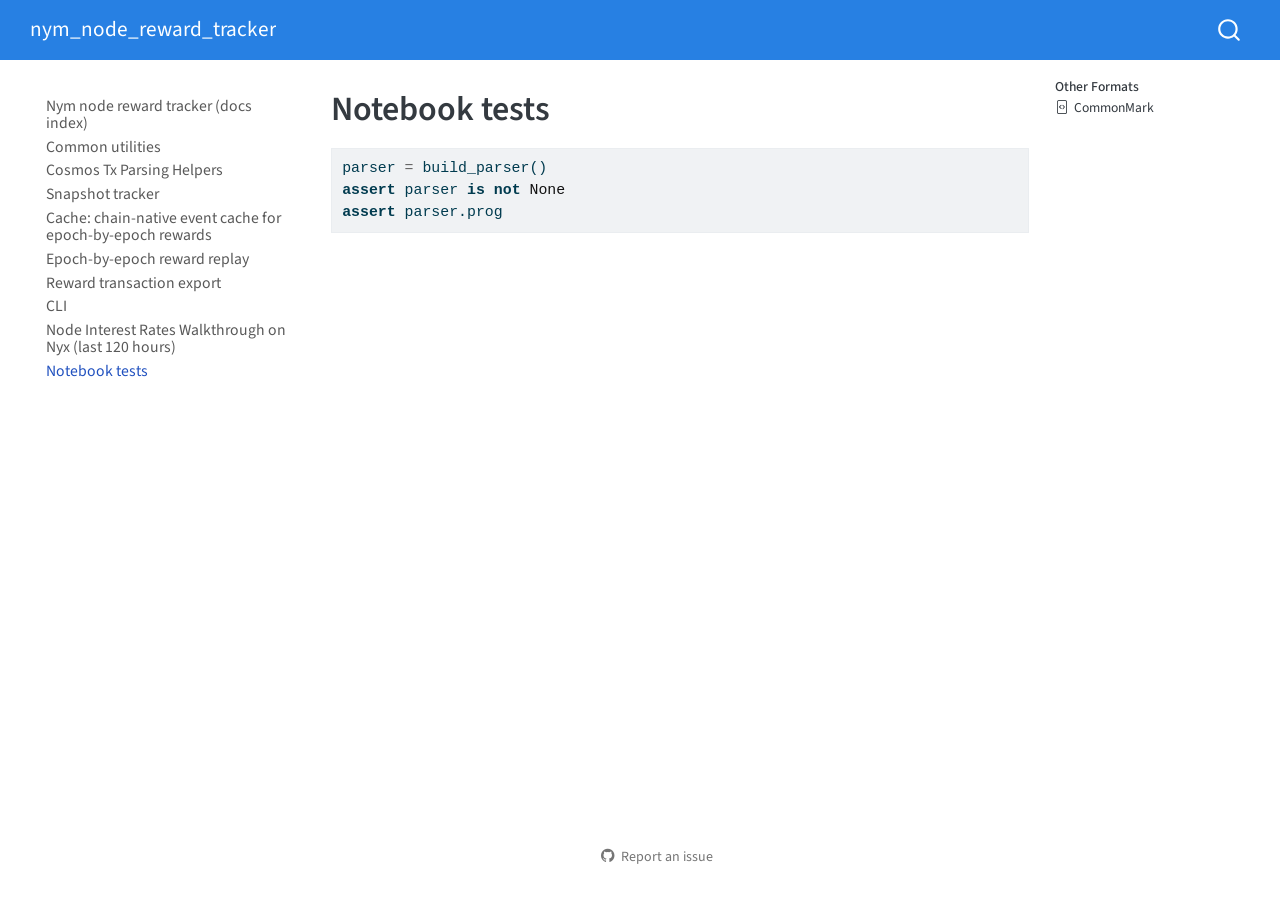
<file: tests.html>
<!DOCTYPE html>
<html xmlns="http://www.w3.org/1999/xhtml" lang="en" xml:lang="en"><head>

<meta charset="utf-8">
<meta name="generator" content="quarto-1.8.26">

<meta name="viewport" content="width=device-width, initial-scale=1.0, user-scalable=yes">


<title>Notebook tests – nym_node_reward_tracker</title>
<style>
code{white-space: pre-wrap;}
span.smallcaps{font-variant: small-caps;}
div.columns{display: flex; gap: min(4vw, 1.5em);}
div.column{flex: auto; overflow-x: auto;}
div.hanging-indent{margin-left: 1.5em; text-indent: -1.5em;}
ul.task-list{list-style: none;}
ul.task-list li input[type="checkbox"] {
  width: 0.8em;
  margin: 0 0.8em 0.2em -1em; /* quarto-specific, see https://github.com/quarto-dev/quarto-cli/issues/4556 */ 
  vertical-align: middle;
}
/* CSS for syntax highlighting */
html { -webkit-text-size-adjust: 100%; }
pre > code.sourceCode { white-space: pre; position: relative; }
pre > code.sourceCode > span { display: inline-block; line-height: 1.25; }
pre > code.sourceCode > span:empty { height: 1.2em; }
.sourceCode { overflow: visible; }
code.sourceCode > span { color: inherit; text-decoration: inherit; }
div.sourceCode { margin: 1em 0; }
pre.sourceCode { margin: 0; }
@media screen {
div.sourceCode { overflow: auto; }
}
@media print {
pre > code.sourceCode { white-space: pre-wrap; }
pre > code.sourceCode > span { text-indent: -5em; padding-left: 5em; }
}
pre.numberSource code
  { counter-reset: source-line 0; }
pre.numberSource code > span
  { position: relative; left: -4em; counter-increment: source-line; }
pre.numberSource code > span > a:first-child::before
  { content: counter(source-line);
    position: relative; left: -1em; text-align: right; vertical-align: baseline;
    border: none; display: inline-block;
    -webkit-touch-callout: none; -webkit-user-select: none;
    -khtml-user-select: none; -moz-user-select: none;
    -ms-user-select: none; user-select: none;
    padding: 0 4px; width: 4em;
  }
pre.numberSource { margin-left: 3em;  padding-left: 4px; }
div.sourceCode
  {   }
@media screen {
pre > code.sourceCode > span > a:first-child::before { text-decoration: underline; }
}
</style>


<script src="site_libs/quarto-nav/quarto-nav.js"></script>
<script src="site_libs/quarto-nav/headroom.min.js"></script>
<script src="site_libs/clipboard/clipboard.min.js"></script>
<script src="site_libs/quarto-search/autocomplete.umd.js"></script>
<script src="site_libs/quarto-search/fuse.min.js"></script>
<script src="site_libs/quarto-search/quarto-search.js"></script>
<meta name="quarto:offset" content="./">
<script src="site_libs/quarto-html/quarto.js" type="module"></script>
<script src="site_libs/quarto-html/tabsets/tabsets.js" type="module"></script>
<script src="site_libs/quarto-html/axe/axe-check.js" type="module"></script>
<script src="site_libs/quarto-html/popper.min.js"></script>
<script src="site_libs/quarto-html/tippy.umd.min.js"></script>
<script src="site_libs/quarto-html/anchor.min.js"></script>
<link href="site_libs/quarto-html/tippy.css" rel="stylesheet">
<link href="site_libs/quarto-html/quarto-syntax-highlighting-587c61ba64f3a5504c4d52d930310e48.css" rel="stylesheet" id="quarto-text-highlighting-styles">
<script src="site_libs/bootstrap/bootstrap.min.js"></script>
<link href="site_libs/bootstrap/bootstrap-icons.css" rel="stylesheet">
<link href="site_libs/bootstrap/bootstrap-9d5a2df094f07d3ebac2a9aad7ed09f6.min.css" rel="stylesheet" append-hash="true" id="quarto-bootstrap" data-mode="light">
<script id="quarto-search-options" type="application/json">{
  "location": "navbar",
  "copy-button": false,
  "collapse-after": 3,
  "panel-placement": "end",
  "type": "overlay",
  "limit": 50,
  "keyboard-shortcut": [
    "f",
    "/",
    "s"
  ],
  "show-item-context": false,
  "language": {
    "search-no-results-text": "No results",
    "search-matching-documents-text": "matching documents",
    "search-copy-link-title": "Copy link to search",
    "search-hide-matches-text": "Hide additional matches",
    "search-more-match-text": "more match in this document",
    "search-more-matches-text": "more matches in this document",
    "search-clear-button-title": "Clear",
    "search-text-placeholder": "",
    "search-detached-cancel-button-title": "Cancel",
    "search-submit-button-title": "Submit",
    "search-label": "Search"
  }
}</script>


<link rel="stylesheet" href="styles.css">
<meta property="og:title" content="Notebook tests – nym_node_reward_tracker">
<meta property="og:site_name" content="nym_node_reward_tracker">
<meta name="twitter:title" content="Notebook tests – nym_node_reward_tracker">
<meta name="twitter:card" content="summary">
</head>

<body class="nav-sidebar floating nav-fixed quarto-light">

<div id="quarto-search-results"></div>
  <header id="quarto-header" class="headroom fixed-top">
    <nav class="navbar navbar-expand-lg " data-bs-theme="dark">
      <div class="navbar-container container-fluid">
      <div class="navbar-brand-container mx-auto">
    <a class="navbar-brand" href="./index.html">
    <span class="navbar-title">nym_node_reward_tracker</span>
    </a>
  </div>
        <div class="quarto-navbar-tools tools-end">
</div>
          <div id="quarto-search" class="" title="Search"></div>
      </div> <!-- /container-fluid -->
    </nav>
  <nav class="quarto-secondary-nav">
    <div class="container-fluid d-flex">
      <button type="button" class="quarto-btn-toggle btn" data-bs-toggle="collapse" role="button" data-bs-target=".quarto-sidebar-collapse-item" aria-controls="quarto-sidebar" aria-expanded="false" aria-label="Toggle sidebar navigation" onclick="if (window.quartoToggleHeadroom) { window.quartoToggleHeadroom(); }">
        <i class="bi bi-layout-text-sidebar-reverse"></i>
      </button>
        <nav class="quarto-page-breadcrumbs" aria-label="breadcrumb"><ol class="breadcrumb"><li class="breadcrumb-item"><a href="./tests.html">Notebook tests</a></li></ol></nav>
        <a class="flex-grow-1" role="navigation" data-bs-toggle="collapse" data-bs-target=".quarto-sidebar-collapse-item" aria-controls="quarto-sidebar" aria-expanded="false" aria-label="Toggle sidebar navigation" onclick="if (window.quartoToggleHeadroom) { window.quartoToggleHeadroom(); }">      
        </a>
    </div>
  </nav>
</header>
<!-- content -->
<div id="quarto-content" class="quarto-container page-columns page-rows-contents page-layout-full page-navbar">
<!-- sidebar -->
  <nav id="quarto-sidebar" class="sidebar collapse collapse-horizontal quarto-sidebar-collapse-item sidebar-navigation floating overflow-auto">
    <div class="sidebar-menu-container"> 
    <ul class="list-unstyled mt-1">
        <li class="sidebar-item">
  <div class="sidebar-item-container"> 
  <a href="./index.html" class="sidebar-item-text sidebar-link">
 <span class="menu-text">Nym node reward tracker (docs index)</span></a>
  </div>
</li>
        <li class="sidebar-item">
  <div class="sidebar-item-container"> 
  <a href="./common.html" class="sidebar-item-text sidebar-link">
 <span class="menu-text">Common utilities</span></a>
  </div>
</li>
        <li class="sidebar-item">
  <div class="sidebar-item-container"> 
  <a href="./cosmos_tx_parsing.html" class="sidebar-item-text sidebar-link">
 <span class="menu-text">Cosmos Tx Parsing Helpers</span></a>
  </div>
</li>
        <li class="sidebar-item">
  <div class="sidebar-item-container"> 
  <a href="./snapshot.html" class="sidebar-item-text sidebar-link">
 <span class="menu-text">Snapshot tracker</span></a>
  </div>
</li>
        <li class="sidebar-item">
  <div class="sidebar-item-container"> 
  <a href="./02_cache.html" class="sidebar-item-text sidebar-link">
 <span class="menu-text">Cache: chain-native event cache for epoch-by-epoch rewards</span></a>
  </div>
</li>
        <li class="sidebar-item">
  <div class="sidebar-item-container"> 
  <a href="./epoch_by_epoch.html" class="sidebar-item-text sidebar-link">
 <span class="menu-text">Epoch-by-epoch reward replay</span></a>
  </div>
</li>
        <li class="sidebar-item">
  <div class="sidebar-item-container"> 
  <a href="./reward_transactions.html" class="sidebar-item-text sidebar-link">
 <span class="menu-text">Reward transaction export</span></a>
  </div>
</li>
        <li class="sidebar-item">
  <div class="sidebar-item-container"> 
  <a href="./cli.html" class="sidebar-item-text sidebar-link">
 <span class="menu-text">CLI</span></a>
  </div>
</li>
        <li class="sidebar-item">
  <div class="sidebar-item-container"> 
  <a href="./node_interest_rates_estimation.html" class="sidebar-item-text sidebar-link">
 <span class="menu-text">Node Interest Rates Walkthrough on Nyx (last 120 hours)</span></a>
  </div>
</li>
        <li class="sidebar-item">
  <div class="sidebar-item-container"> 
  <a href="./tests.html" class="sidebar-item-text sidebar-link active">
 <span class="menu-text">Notebook tests</span></a>
  </div>
</li>
    </ul>
    </div>
</nav>
<div id="quarto-sidebar-glass" class="quarto-sidebar-collapse-item" data-bs-toggle="collapse" data-bs-target=".quarto-sidebar-collapse-item"></div>
<!-- margin-sidebar -->
    <div id="quarto-margin-sidebar" class="sidebar margin-sidebar">
        
    <div class="quarto-alternate-formats"><h2>Other Formats</h2><ul><li><a href="tests.html.md"><i class="bi bi-file-code"></i>CommonMark</a></li></ul></div></div>
<!-- main -->
<main class="content column-body" id="quarto-document-content">

<header id="title-block-header" class="quarto-title-block default">
<div class="quarto-title">
<h1 class="title">Notebook tests</h1>
</div>



<div class="quarto-title-meta column-body">

    
  
    
  </div>
  


</header>


<!-- WARNING: THIS FILE WAS AUTOGENERATED! DO NOT EDIT! -->
<div id="7a70e6d5" class="cell" data-quarto-private-1="{&quot;key&quot;:&quot;execution&quot;,&quot;value&quot;:{&quot;iopub.execute_input&quot;:&quot;2026-02-12T12:37:19.240798Z&quot;,&quot;iopub.status.busy&quot;:&quot;2026-02-12T12:37:19.240646Z&quot;,&quot;iopub.status.idle&quot;:&quot;2026-02-12T12:37:19.244869Z&quot;,&quot;shell.execute_reply&quot;:&quot;2026-02-12T12:37:19.244324Z&quot;}}" data-execution_count="2">
<div class="code-copy-outer-scaffold"><div class="sourceCode cell-code" id="cb1"><pre class="sourceCode python code-with-copy"><code class="sourceCode python"><span id="cb1-1"><a href="#cb1-1" aria-hidden="true" tabindex="-1"></a>parser <span class="op">=</span> build_parser()</span>
<span id="cb1-2"><a href="#cb1-2" aria-hidden="true" tabindex="-1"></a><span class="cf">assert</span> parser <span class="kw">is</span> <span class="kw">not</span> <span class="va">None</span></span>
<span id="cb1-3"><a href="#cb1-3" aria-hidden="true" tabindex="-1"></a><span class="cf">assert</span> parser.prog</span></code></pre></div><button title="Copy to Clipboard" class="code-copy-button"><i class="bi"></i></button></div>
</div>



</main> <!-- /main -->
<script id="quarto-html-after-body" type="application/javascript">
  window.document.addEventListener("DOMContentLoaded", function (event) {
    const icon = "";
    const anchorJS = new window.AnchorJS();
    anchorJS.options = {
      placement: 'right',
      icon: icon
    };
    anchorJS.add('.anchored');
    const isCodeAnnotation = (el) => {
      for (const clz of el.classList) {
        if (clz.startsWith('code-annotation-')) {                     
          return true;
        }
      }
      return false;
    }
    const onCopySuccess = function(e) {
      // button target
      const button = e.trigger;
      // don't keep focus
      button.blur();
      // flash "checked"
      button.classList.add('code-copy-button-checked');
      var currentTitle = button.getAttribute("title");
      button.setAttribute("title", "Copied!");
      let tooltip;
      if (window.bootstrap) {
        button.setAttribute("data-bs-toggle", "tooltip");
        button.setAttribute("data-bs-placement", "left");
        button.setAttribute("data-bs-title", "Copied!");
        tooltip = new bootstrap.Tooltip(button, 
          { trigger: "manual", 
            customClass: "code-copy-button-tooltip",
            offset: [0, -8]});
        tooltip.show();    
      }
      setTimeout(function() {
        if (tooltip) {
          tooltip.hide();
          button.removeAttribute("data-bs-title");
          button.removeAttribute("data-bs-toggle");
          button.removeAttribute("data-bs-placement");
        }
        button.setAttribute("title", currentTitle);
        button.classList.remove('code-copy-button-checked');
      }, 1000);
      // clear code selection
      e.clearSelection();
    }
    const getTextToCopy = function(trigger) {
      const outerScaffold = trigger.parentElement.cloneNode(true);
      const codeEl = outerScaffold.querySelector('code');
      for (const childEl of codeEl.children) {
        if (isCodeAnnotation(childEl)) {
          childEl.remove();
        }
      }
      return codeEl.innerText;
    }
    const clipboard = new window.ClipboardJS('.code-copy-button:not([data-in-quarto-modal])', {
      text: getTextToCopy
    });
    clipboard.on('success', onCopySuccess);
    if (window.document.getElementById('quarto-embedded-source-code-modal')) {
      const clipboardModal = new window.ClipboardJS('.code-copy-button[data-in-quarto-modal]', {
        text: getTextToCopy,
        container: window.document.getElementById('quarto-embedded-source-code-modal')
      });
      clipboardModal.on('success', onCopySuccess);
    }
      var localhostRegex = new RegExp(/^(?:http|https):\/\/localhost\:?[0-9]*\//);
      var mailtoRegex = new RegExp(/^mailto:/);
        var filterRegex = new RegExp("https:\/\/cs224\.github\.io\/nym-node-reward-tracker");
      var isInternal = (href) => {
          return filterRegex.test(href) || localhostRegex.test(href) || mailtoRegex.test(href);
      }
      // Inspect non-navigation links and adorn them if external
     var links = window.document.querySelectorAll('a[href]:not(.nav-link):not(.navbar-brand):not(.toc-action):not(.sidebar-link):not(.sidebar-item-toggle):not(.pagination-link):not(.no-external):not([aria-hidden]):not(.dropdown-item):not(.quarto-navigation-tool):not(.about-link)');
      for (var i=0; i<links.length; i++) {
        const link = links[i];
        if (!isInternal(link.href)) {
          // undo the damage that might have been done by quarto-nav.js in the case of
          // links that we want to consider external
          if (link.dataset.originalHref !== undefined) {
            link.href = link.dataset.originalHref;
          }
        }
      }
    function tippyHover(el, contentFn, onTriggerFn, onUntriggerFn) {
      const config = {
        allowHTML: true,
        maxWidth: 500,
        delay: 100,
        arrow: false,
        appendTo: function(el) {
            return el.parentElement;
        },
        interactive: true,
        interactiveBorder: 10,
        theme: 'quarto',
        placement: 'bottom-start',
      };
      if (contentFn) {
        config.content = contentFn;
      }
      if (onTriggerFn) {
        config.onTrigger = onTriggerFn;
      }
      if (onUntriggerFn) {
        config.onUntrigger = onUntriggerFn;
      }
      window.tippy(el, config); 
    }
    const noterefs = window.document.querySelectorAll('a[role="doc-noteref"]');
    for (var i=0; i<noterefs.length; i++) {
      const ref = noterefs[i];
      tippyHover(ref, function() {
        // use id or data attribute instead here
        let href = ref.getAttribute('data-footnote-href') || ref.getAttribute('href');
        try { href = new URL(href).hash; } catch {}
        const id = href.replace(/^#\/?/, "");
        const note = window.document.getElementById(id);
        if (note) {
          return note.innerHTML;
        } else {
          return "";
        }
      });
    }
    const xrefs = window.document.querySelectorAll('a.quarto-xref');
    const processXRef = (id, note) => {
      // Strip column container classes
      const stripColumnClz = (el) => {
        el.classList.remove("page-full", "page-columns");
        if (el.children) {
          for (const child of el.children) {
            stripColumnClz(child);
          }
        }
      }
      stripColumnClz(note)
      if (id === null || id.startsWith('sec-')) {
        // Special case sections, only their first couple elements
        const container = document.createElement("div");
        if (note.children && note.children.length > 2) {
          container.appendChild(note.children[0].cloneNode(true));
          for (let i = 1; i < note.children.length; i++) {
            const child = note.children[i];
            if (child.tagName === "P" && child.innerText === "") {
              continue;
            } else {
              container.appendChild(child.cloneNode(true));
              break;
            }
          }
          if (window.Quarto?.typesetMath) {
            window.Quarto.typesetMath(container);
          }
          return container.innerHTML
        } else {
          if (window.Quarto?.typesetMath) {
            window.Quarto.typesetMath(note);
          }
          return note.innerHTML;
        }
      } else {
        // Remove any anchor links if they are present
        const anchorLink = note.querySelector('a.anchorjs-link');
        if (anchorLink) {
          anchorLink.remove();
        }
        if (window.Quarto?.typesetMath) {
          window.Quarto.typesetMath(note);
        }
        if (note.classList.contains("callout")) {
          return note.outerHTML;
        } else {
          return note.innerHTML;
        }
      }
    }
    for (var i=0; i<xrefs.length; i++) {
      const xref = xrefs[i];
      tippyHover(xref, undefined, function(instance) {
        instance.disable();
        let url = xref.getAttribute('href');
        let hash = undefined; 
        if (url.startsWith('#')) {
          hash = url;
        } else {
          try { hash = new URL(url).hash; } catch {}
        }
        if (hash) {
          const id = hash.replace(/^#\/?/, "");
          const note = window.document.getElementById(id);
          if (note !== null) {
            try {
              const html = processXRef(id, note.cloneNode(true));
              instance.setContent(html);
            } finally {
              instance.enable();
              instance.show();
            }
          } else {
            // See if we can fetch this
            fetch(url.split('#')[0])
            .then(res => res.text())
            .then(html => {
              const parser = new DOMParser();
              const htmlDoc = parser.parseFromString(html, "text/html");
              const note = htmlDoc.getElementById(id);
              if (note !== null) {
                const html = processXRef(id, note);
                instance.setContent(html);
              } 
            }).finally(() => {
              instance.enable();
              instance.show();
            });
          }
        } else {
          // See if we can fetch a full url (with no hash to target)
          // This is a special case and we should probably do some content thinning / targeting
          fetch(url)
          .then(res => res.text())
          .then(html => {
            const parser = new DOMParser();
            const htmlDoc = parser.parseFromString(html, "text/html");
            const note = htmlDoc.querySelector('main.content');
            if (note !== null) {
              // This should only happen for chapter cross references
              // (since there is no id in the URL)
              // remove the first header
              if (note.children.length > 0 && note.children[0].tagName === "HEADER") {
                note.children[0].remove();
              }
              const html = processXRef(null, note);
              instance.setContent(html);
            } 
          }).finally(() => {
            instance.enable();
            instance.show();
          });
        }
      }, function(instance) {
      });
    }
        let selectedAnnoteEl;
        const selectorForAnnotation = ( cell, annotation) => {
          let cellAttr = 'data-code-cell="' + cell + '"';
          let lineAttr = 'data-code-annotation="' +  annotation + '"';
          const selector = 'span[' + cellAttr + '][' + lineAttr + ']';
          return selector;
        }
        const selectCodeLines = (annoteEl) => {
          const doc = window.document;
          const targetCell = annoteEl.getAttribute("data-target-cell");
          const targetAnnotation = annoteEl.getAttribute("data-target-annotation");
          const annoteSpan = window.document.querySelector(selectorForAnnotation(targetCell, targetAnnotation));
          const lines = annoteSpan.getAttribute("data-code-lines").split(",");
          const lineIds = lines.map((line) => {
            return targetCell + "-" + line;
          })
          let top = null;
          let height = null;
          let parent = null;
          if (lineIds.length > 0) {
              //compute the position of the single el (top and bottom and make a div)
              const el = window.document.getElementById(lineIds[0]);
              top = el.offsetTop;
              height = el.offsetHeight;
              parent = el.parentElement.parentElement;
            if (lineIds.length > 1) {
              const lastEl = window.document.getElementById(lineIds[lineIds.length - 1]);
              const bottom = lastEl.offsetTop + lastEl.offsetHeight;
              height = bottom - top;
            }
            if (top !== null && height !== null && parent !== null) {
              // cook up a div (if necessary) and position it 
              let div = window.document.getElementById("code-annotation-line-highlight");
              if (div === null) {
                div = window.document.createElement("div");
                div.setAttribute("id", "code-annotation-line-highlight");
                div.style.position = 'absolute';
                parent.appendChild(div);
              }
              div.style.top = top - 2 + "px";
              div.style.height = height + 4 + "px";
              div.style.left = 0;
              let gutterDiv = window.document.getElementById("code-annotation-line-highlight-gutter");
              if (gutterDiv === null) {
                gutterDiv = window.document.createElement("div");
                gutterDiv.setAttribute("id", "code-annotation-line-highlight-gutter");
                gutterDiv.style.position = 'absolute';
                const codeCell = window.document.getElementById(targetCell);
                const gutter = codeCell.querySelector('.code-annotation-gutter');
                gutter.appendChild(gutterDiv);
              }
              gutterDiv.style.top = top - 2 + "px";
              gutterDiv.style.height = height + 4 + "px";
            }
            selectedAnnoteEl = annoteEl;
          }
        };
        const unselectCodeLines = () => {
          const elementsIds = ["code-annotation-line-highlight", "code-annotation-line-highlight-gutter"];
          elementsIds.forEach((elId) => {
            const div = window.document.getElementById(elId);
            if (div) {
              div.remove();
            }
          });
          selectedAnnoteEl = undefined;
        };
          // Handle positioning of the toggle
      window.addEventListener(
        "resize",
        throttle(() => {
          elRect = undefined;
          if (selectedAnnoteEl) {
            selectCodeLines(selectedAnnoteEl);
          }
        }, 10)
      );
      function throttle(fn, ms) {
      let throttle = false;
      let timer;
        return (...args) => {
          if(!throttle) { // first call gets through
              fn.apply(this, args);
              throttle = true;
          } else { // all the others get throttled
              if(timer) clearTimeout(timer); // cancel #2
              timer = setTimeout(() => {
                fn.apply(this, args);
                timer = throttle = false;
              }, ms);
          }
        };
      }
        // Attach click handler to the DT
        const annoteDls = window.document.querySelectorAll('dt[data-target-cell]');
        for (const annoteDlNode of annoteDls) {
          annoteDlNode.addEventListener('click', (event) => {
            const clickedEl = event.target;
            if (clickedEl !== selectedAnnoteEl) {
              unselectCodeLines();
              const activeEl = window.document.querySelector('dt[data-target-cell].code-annotation-active');
              if (activeEl) {
                activeEl.classList.remove('code-annotation-active');
              }
              selectCodeLines(clickedEl);
              clickedEl.classList.add('code-annotation-active');
            } else {
              // Unselect the line
              unselectCodeLines();
              clickedEl.classList.remove('code-annotation-active');
            }
          });
        }
    const findCites = (el) => {
      const parentEl = el.parentElement;
      if (parentEl) {
        const cites = parentEl.dataset.cites;
        if (cites) {
          return {
            el,
            cites: cites.split(' ')
          };
        } else {
          return findCites(el.parentElement)
        }
      } else {
        return undefined;
      }
    };
    var bibliorefs = window.document.querySelectorAll('a[role="doc-biblioref"]');
    for (var i=0; i<bibliorefs.length; i++) {
      const ref = bibliorefs[i];
      const citeInfo = findCites(ref);
      if (citeInfo) {
        tippyHover(citeInfo.el, function() {
          var popup = window.document.createElement('div');
          citeInfo.cites.forEach(function(cite) {
            var citeDiv = window.document.createElement('div');
            citeDiv.classList.add('hanging-indent');
            citeDiv.classList.add('csl-entry');
            var biblioDiv = window.document.getElementById('ref-' + cite);
            if (biblioDiv) {
              citeDiv.innerHTML = biblioDiv.innerHTML;
            }
            popup.appendChild(citeDiv);
          });
          return popup.innerHTML;
        });
      }
    }
  });
  </script>
</div> <!-- /content -->




<footer class="footer"><div class="nav-footer"><div class="nav-footer-center"><div class="toc-actions"><ul><li><a href="https://github.com/cs224/nym-node-reward-tracker/issues/new" class="toc-action"><i class="bi bi-github"></i>Report an issue</a></li></ul></div></div></div></footer></body></html>
</file>
<file: site_libs/quarto-html/tippy.css>
.tippy-box[data-animation=fade][data-state=hidden]{opacity:0}[data-tippy-root]{max-width:calc(100vw - 10px)}.tippy-box{position:relative;background-color:#333;color:#fff;border-radius:4px;font-size:14px;line-height:1.4;white-space:normal;outline:0;transition-property:transform,visibility,opacity}.tippy-box[data-placement^=top]>.tippy-arrow{bottom:0}.tippy-box[data-placement^=top]>.tippy-arrow:before{bottom:-7px;left:0;border-width:8px 8px 0;border-top-color:initial;transform-origin:center top}.tippy-box[data-placement^=bottom]>.tippy-arrow{top:0}.tippy-box[data-placement^=bottom]>.tippy-arrow:before{top:-7px;left:0;border-width:0 8px 8px;border-bottom-color:initial;transform-origin:center bottom}.tippy-box[data-placement^=left]>.tippy-arrow{right:0}.tippy-box[data-placement^=left]>.tippy-arrow:before{border-width:8px 0 8px 8px;border-left-color:initial;right:-7px;transform-origin:center left}.tippy-box[data-placement^=right]>.tippy-arrow{left:0}.tippy-box[data-placement^=right]>.tippy-arrow:before{left:-7px;border-width:8px 8px 8px 0;border-right-color:initial;transform-origin:center right}.tippy-box[data-inertia][data-state=visible]{transition-timing-function:cubic-bezier(.54,1.5,.38,1.11)}.tippy-arrow{width:16px;height:16px;color:#333}.tippy-arrow:before{content:"";position:absolute;border-color:transparent;border-style:solid}.tippy-content{position:relative;padding:5px 9px;z-index:1}
</file>
<file: site_libs/quarto-html/quarto-syntax-highlighting-587c61ba64f3a5504c4d52d930310e48.css>
/* quarto syntax highlight colors */
:root {
  --quarto-hl-ot-color: #003B4F;
  --quarto-hl-at-color: #657422;
  --quarto-hl-ss-color: #20794D;
  --quarto-hl-an-color: #5E5E5E;
  --quarto-hl-fu-color: #4758AB;
  --quarto-hl-st-color: #20794D;
  --quarto-hl-cf-color: #003B4F;
  --quarto-hl-op-color: #5E5E5E;
  --quarto-hl-er-color: #AD0000;
  --quarto-hl-bn-color: #AD0000;
  --quarto-hl-al-color: #AD0000;
  --quarto-hl-va-color: #111111;
  --quarto-hl-bu-color: inherit;
  --quarto-hl-ex-color: inherit;
  --quarto-hl-pp-color: #AD0000;
  --quarto-hl-in-color: #5E5E5E;
  --quarto-hl-vs-color: #20794D;
  --quarto-hl-wa-color: #5E5E5E;
  --quarto-hl-do-color: #5E5E5E;
  --quarto-hl-im-color: #00769E;
  --quarto-hl-ch-color: #20794D;
  --quarto-hl-dt-color: #AD0000;
  --quarto-hl-fl-color: #AD0000;
  --quarto-hl-co-color: #5E5E5E;
  --quarto-hl-cv-color: #5E5E5E;
  --quarto-hl-cn-color: #8f5902;
  --quarto-hl-sc-color: #5E5E5E;
  --quarto-hl-dv-color: #AD0000;
  --quarto-hl-kw-color: #003B4F;
}

/* other quarto variables */
:root {
  --quarto-font-monospace: SFMono-Regular, Menlo, Monaco, Consolas, "Liberation Mono", "Courier New", monospace;
}

/* syntax highlight based on Pandoc's rules */
pre > code.sourceCode > span {
  color: #003B4F;
}

code.sourceCode > span {
  color: #003B4F;
}

div.sourceCode,
div.sourceCode pre.sourceCode {
  color: #003B4F;
}

/* Normal */
code span {
  color: #003B4F;
}

/* Alert */
code span.al {
  color: #AD0000;
  font-style: inherit;
}

/* Annotation */
code span.an {
  color: #5E5E5E;
  font-style: inherit;
}

/* Attribute */
code span.at {
  color: #657422;
  font-style: inherit;
}

/* BaseN */
code span.bn {
  color: #AD0000;
  font-style: inherit;
}

/* BuiltIn */
code span.bu {
  font-style: inherit;
}

/* ControlFlow */
code span.cf {
  color: #003B4F;
  font-weight: bold;
  font-style: inherit;
}

/* Char */
code span.ch {
  color: #20794D;
  font-style: inherit;
}

/* Constant */
code span.cn {
  color: #8f5902;
  font-style: inherit;
}

/* Comment */
code span.co {
  color: #5E5E5E;
  font-style: inherit;
}

/* CommentVar */
code span.cv {
  color: #5E5E5E;
  font-style: italic;
}

/* Documentation */
code span.do {
  color: #5E5E5E;
  font-style: italic;
}

/* DataType */
code span.dt {
  color: #AD0000;
  font-style: inherit;
}

/* DecVal */
code span.dv {
  color: #AD0000;
  font-style: inherit;
}

/* Error */
code span.er {
  color: #AD0000;
  font-style: inherit;
}

/* Extension */
code span.ex {
  font-style: inherit;
}

/* Float */
code span.fl {
  color: #AD0000;
  font-style: inherit;
}

/* Function */
code span.fu {
  color: #4758AB;
  font-style: inherit;
}

/* Import */
code span.im {
  color: #00769E;
  font-style: inherit;
}

/* Information */
code span.in {
  color: #5E5E5E;
  font-style: inherit;
}

/* Keyword */
code span.kw {
  color: #003B4F;
  font-weight: bold;
  font-style: inherit;
}

/* Operator */
code span.op {
  color: #5E5E5E;
  font-style: inherit;
}

/* Other */
code span.ot {
  color: #003B4F;
  font-style: inherit;
}

/* Preprocessor */
code span.pp {
  color: #AD0000;
  font-style: inherit;
}

/* SpecialChar */
code span.sc {
  color: #5E5E5E;
  font-style: inherit;
}

/* SpecialString */
code span.ss {
  color: #20794D;
  font-style: inherit;
}

/* String */
code span.st {
  color: #20794D;
  font-style: inherit;
}

/* Variable */
code span.va {
  color: #111111;
  font-style: inherit;
}

/* VerbatimString */
code span.vs {
  color: #20794D;
  font-style: inherit;
}

/* Warning */
code span.wa {
  color: #5E5E5E;
  font-style: italic;
}

.prevent-inlining {
  content: "</";
}

/*# sourceMappingURL=2dce1cc6c82594539e1579de68416b47.css.map */
</file>
<file: styles.css>
/* Custom styles (optional) */
</file>
